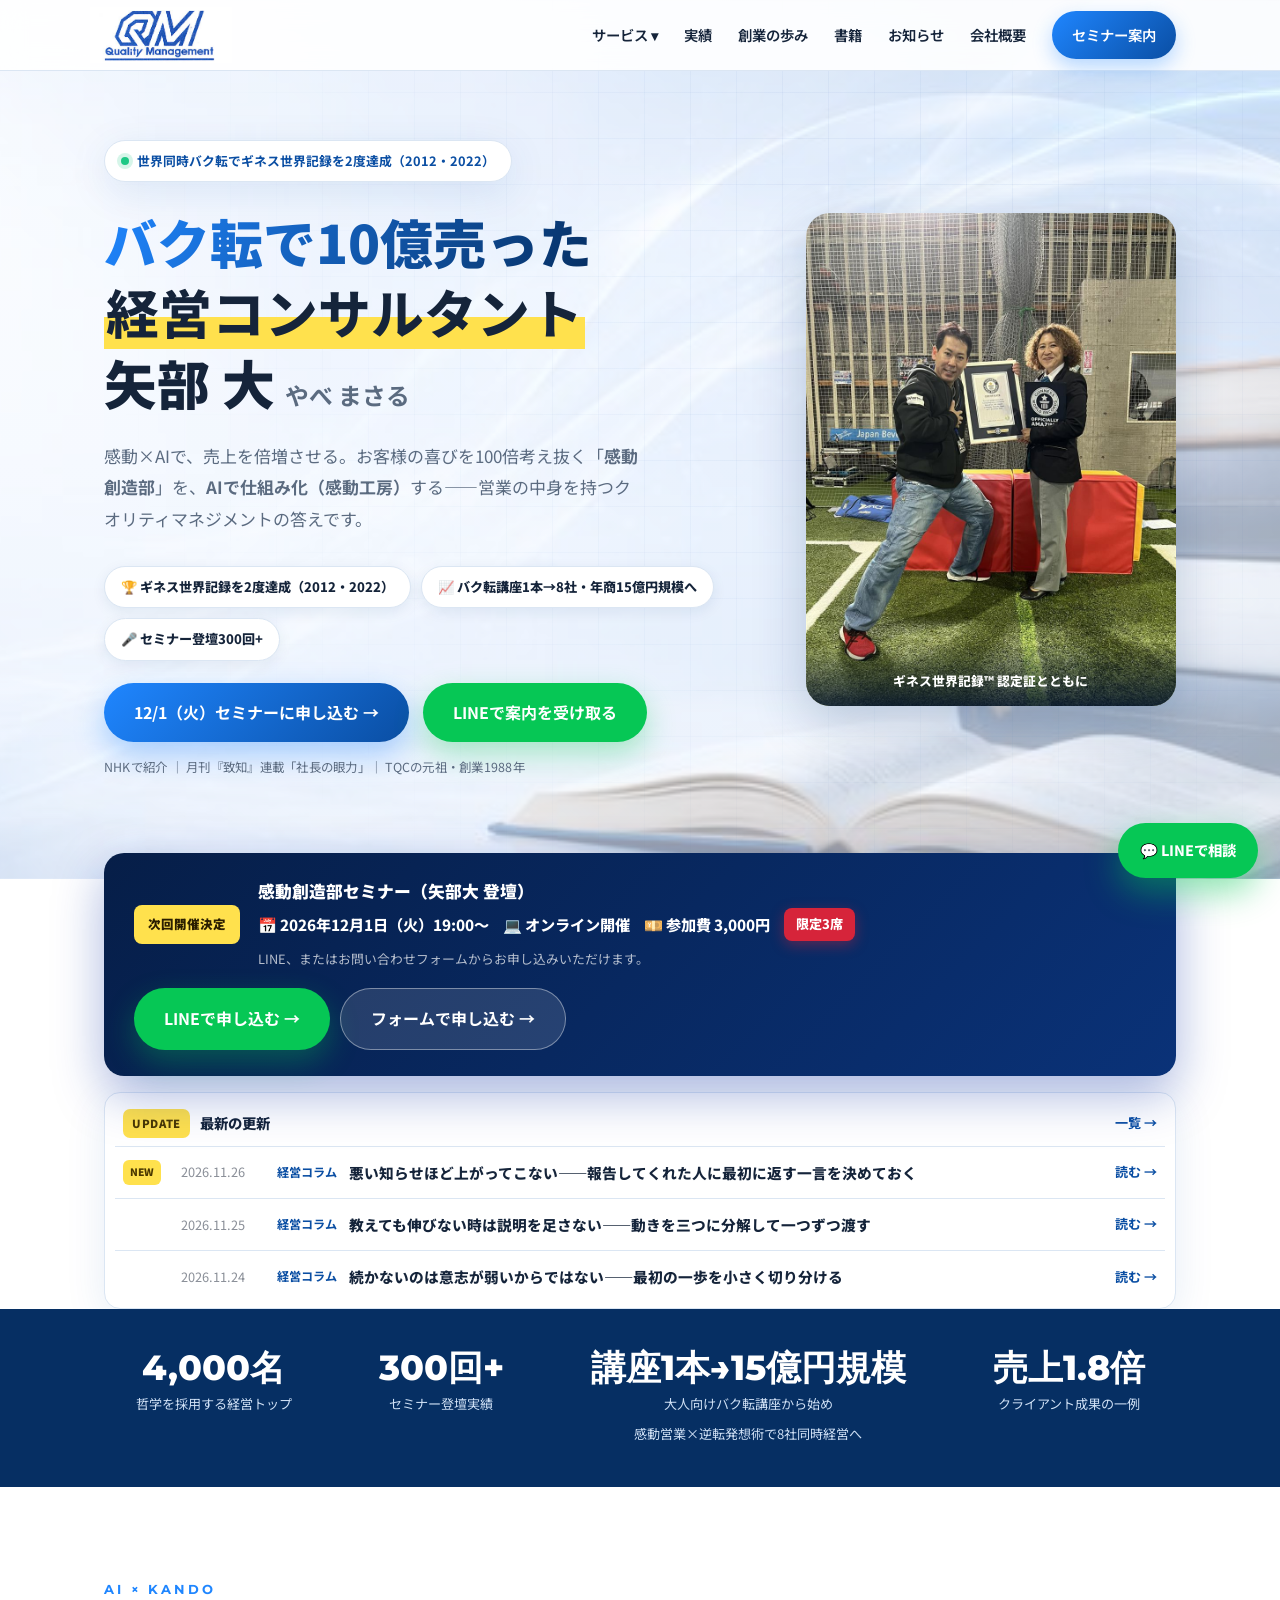
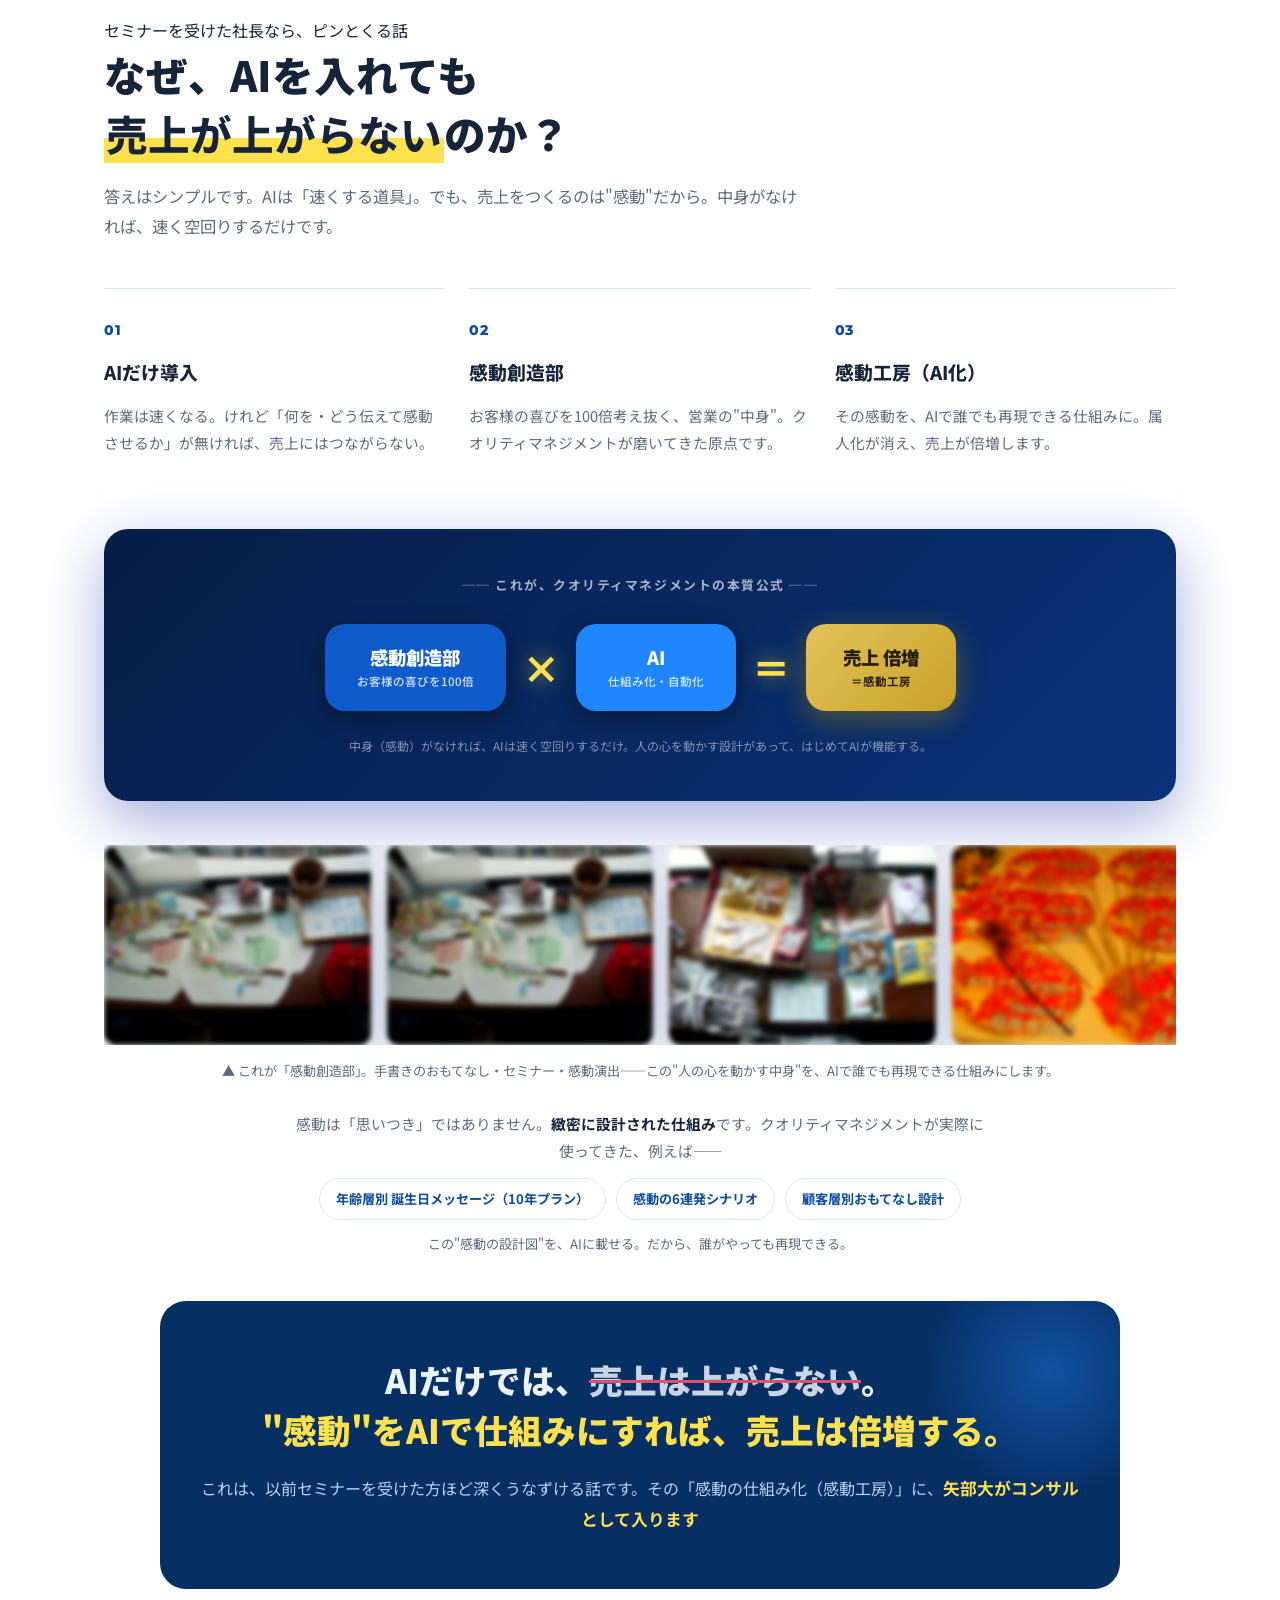
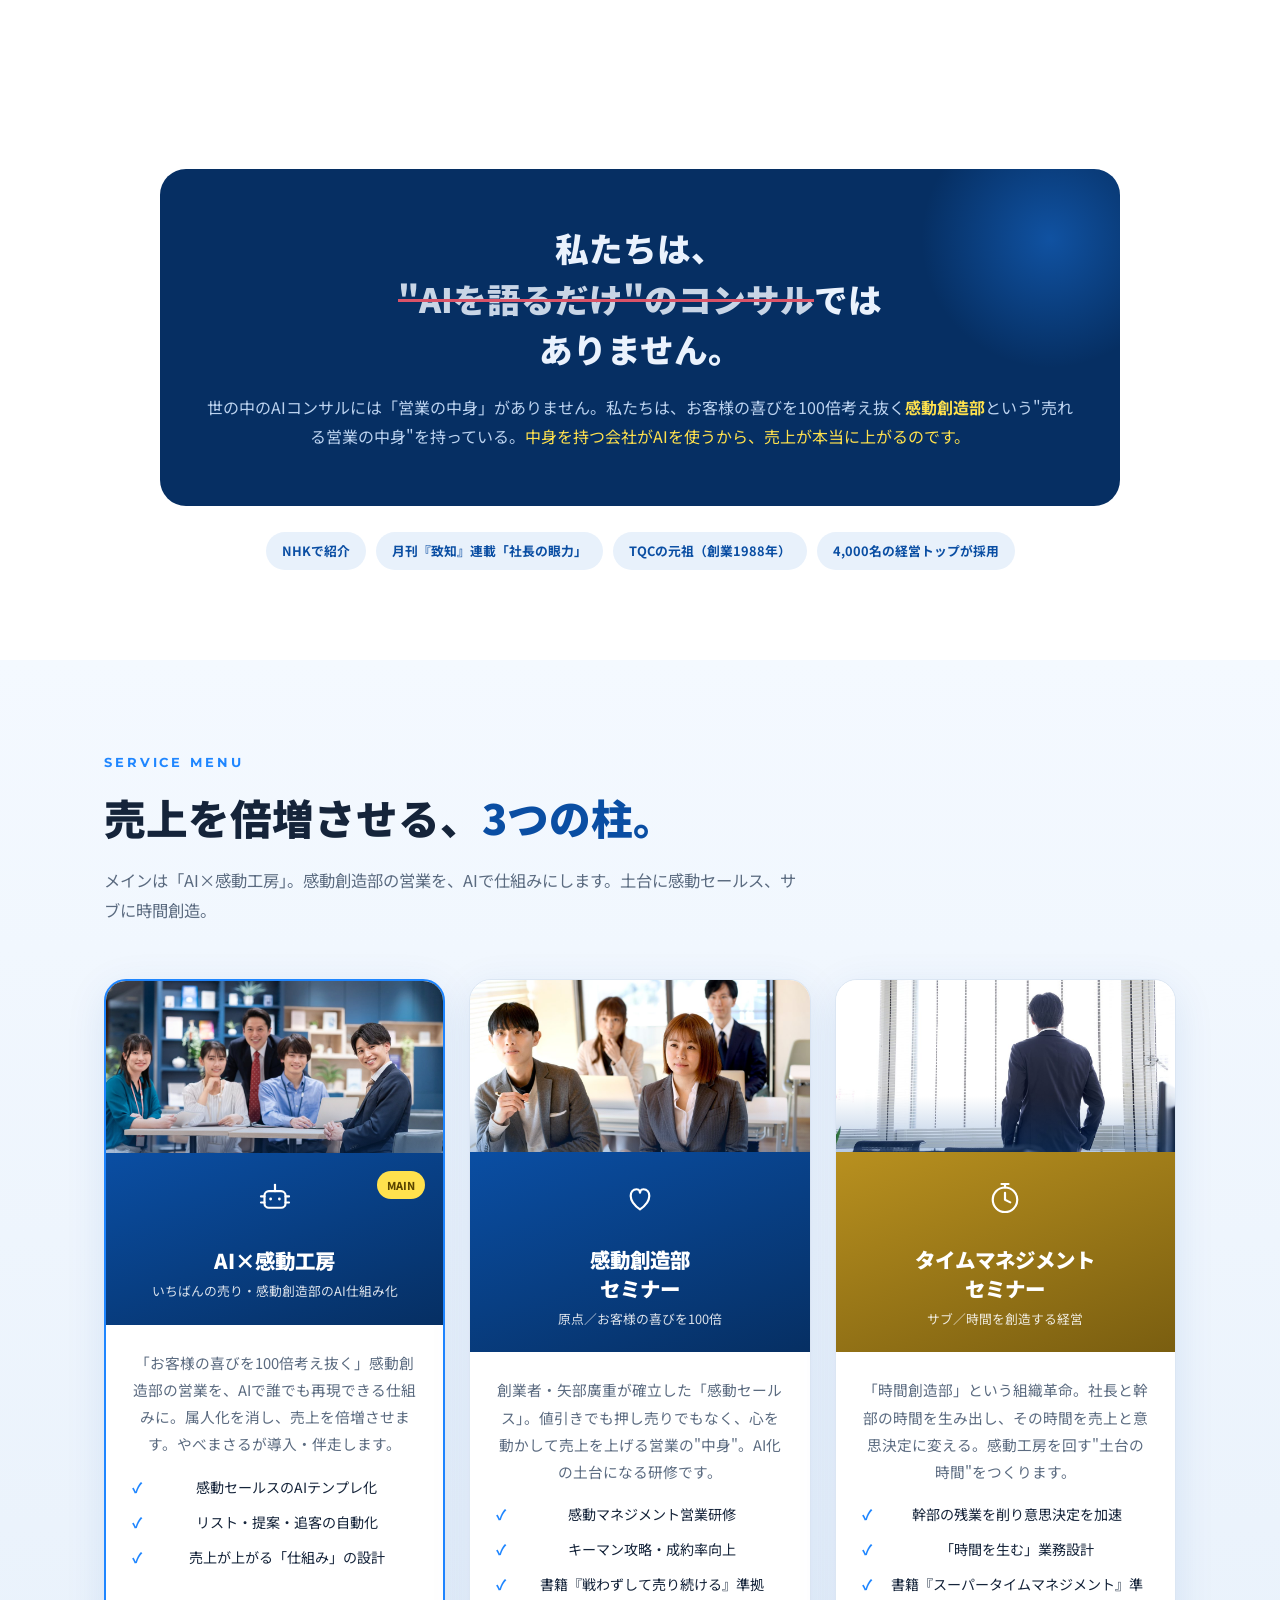
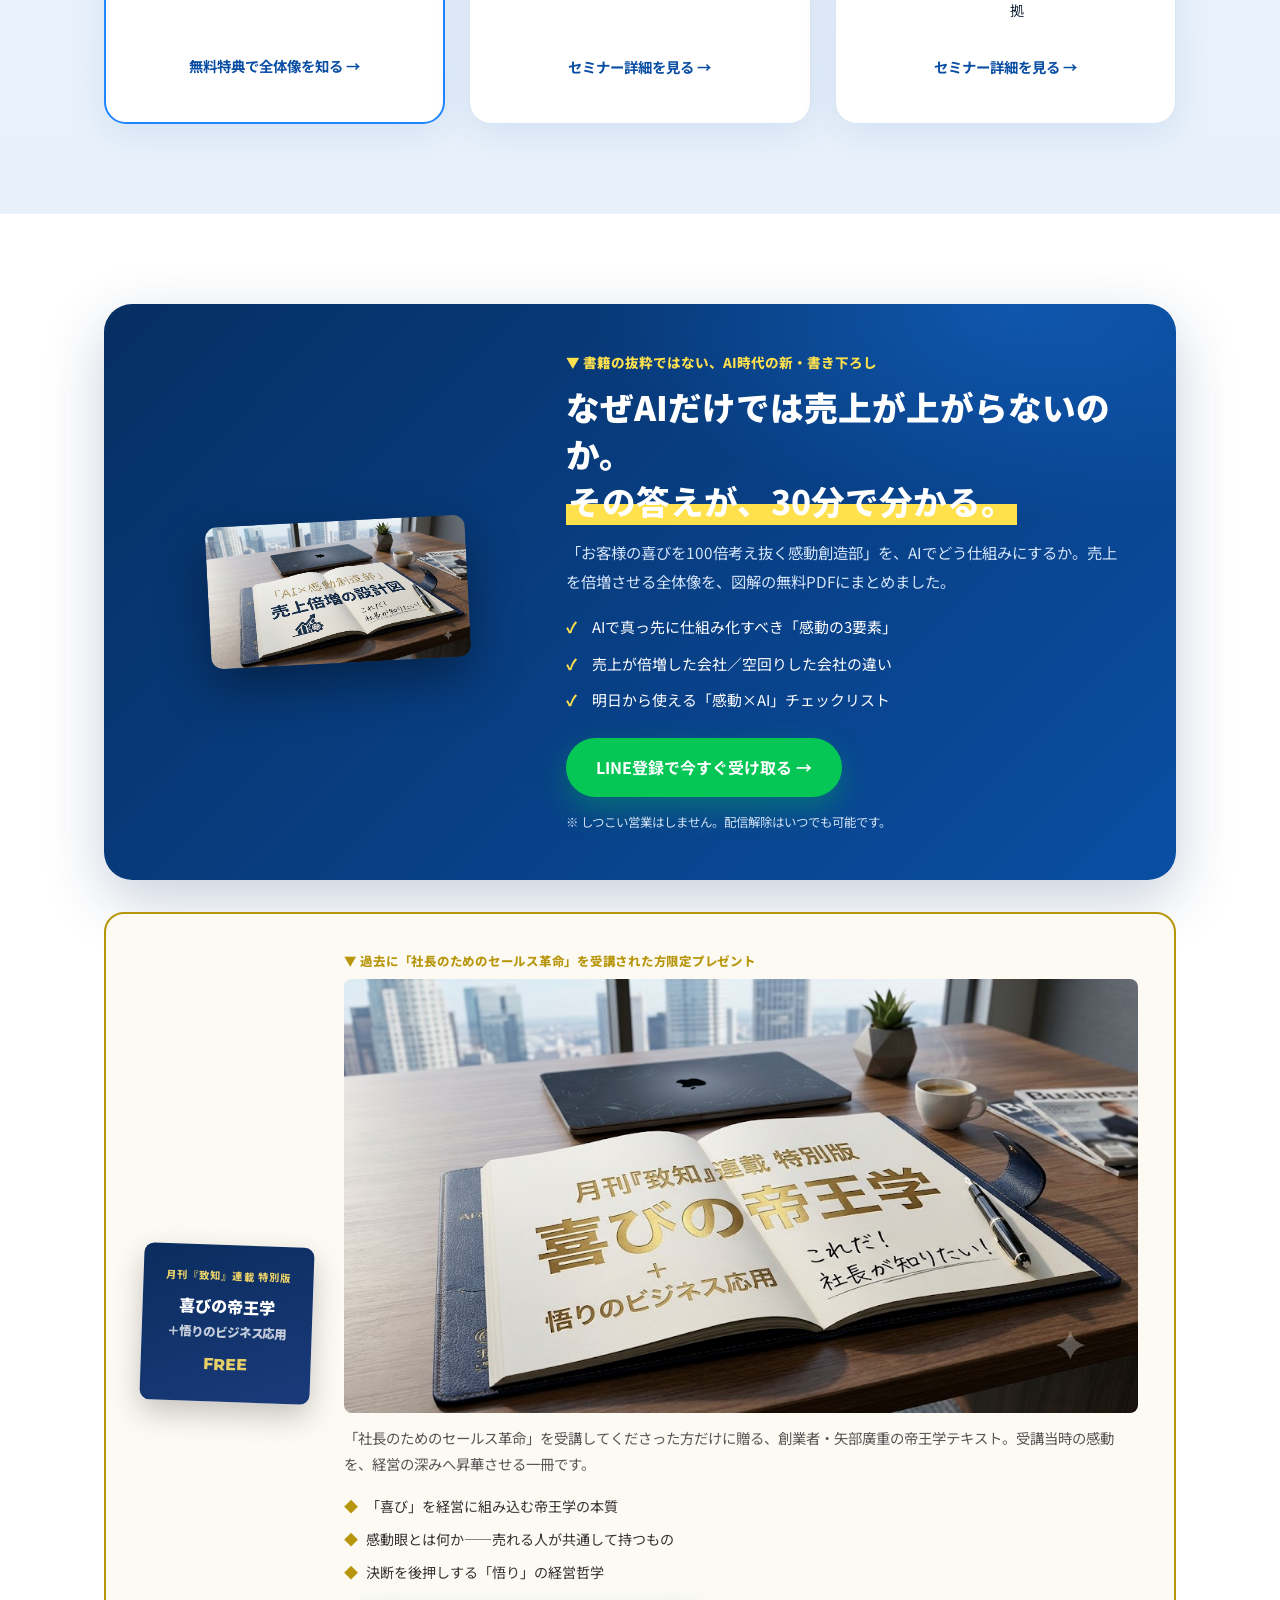
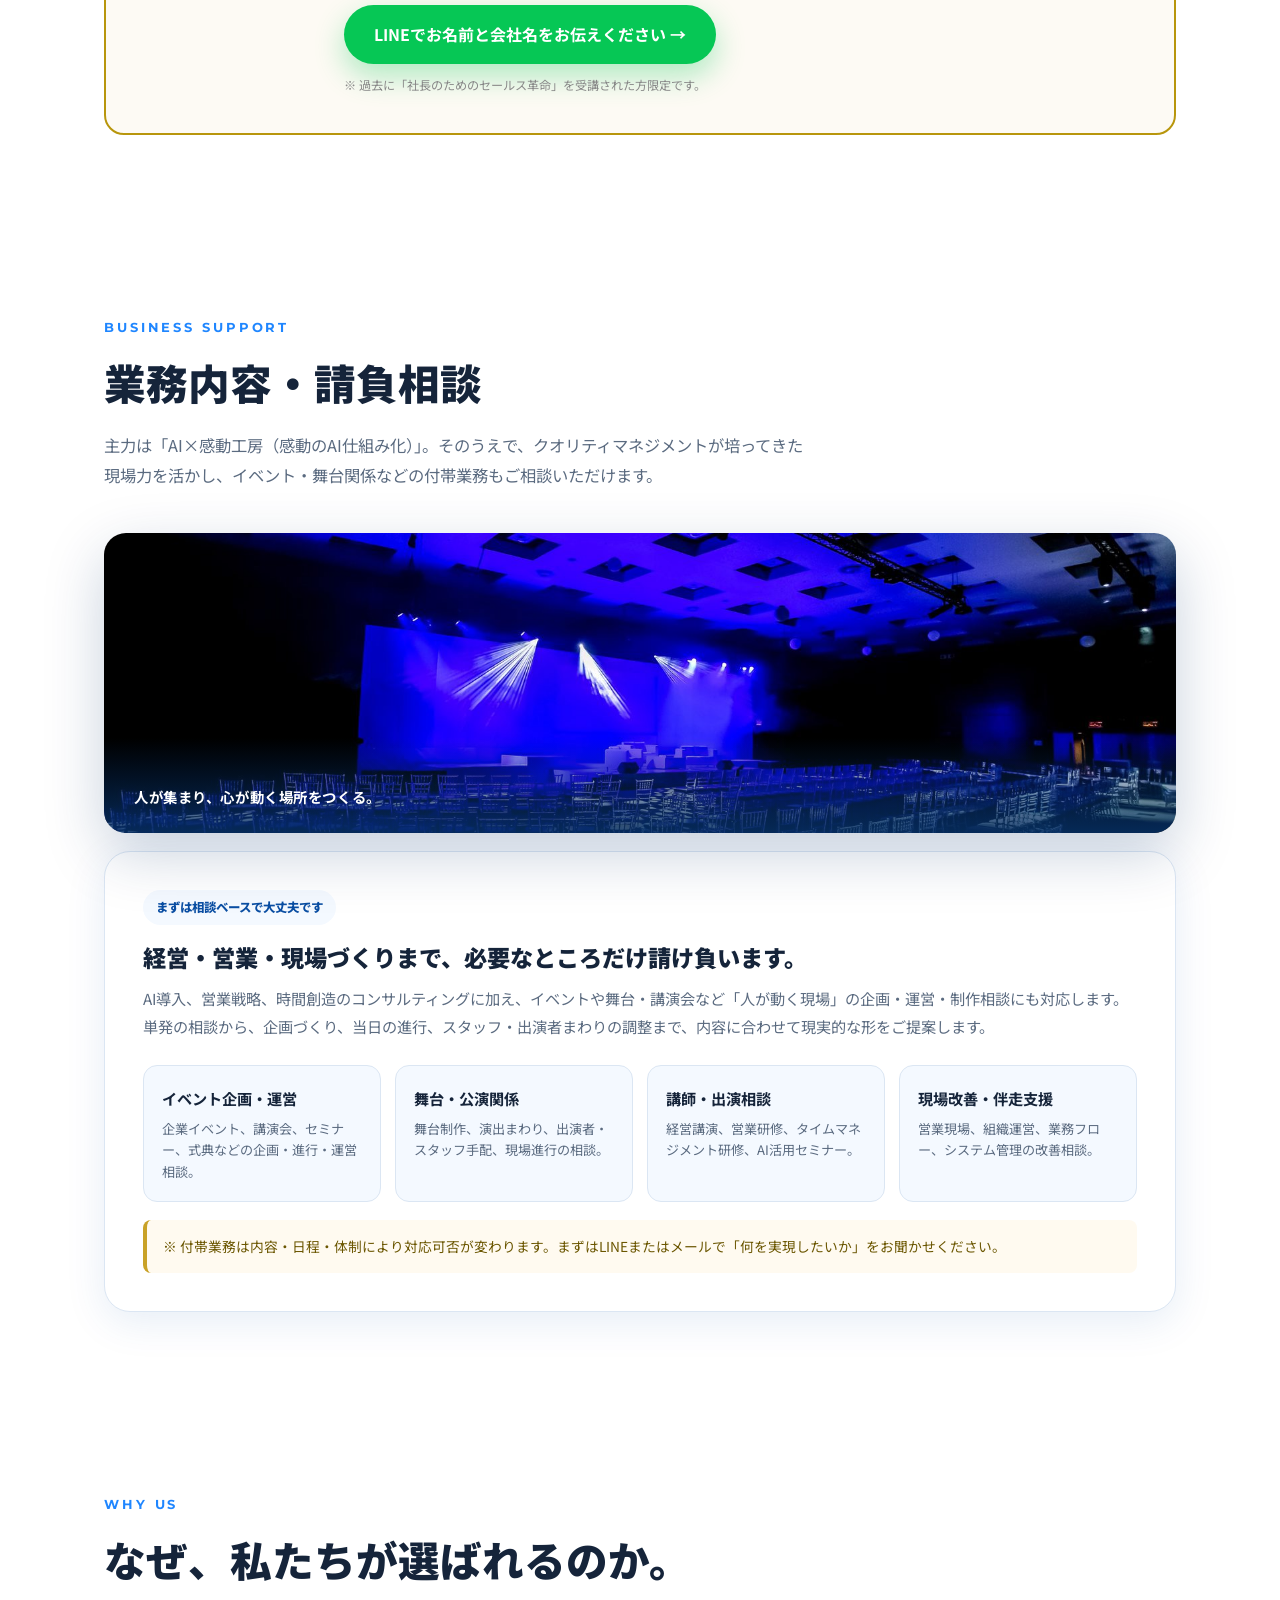
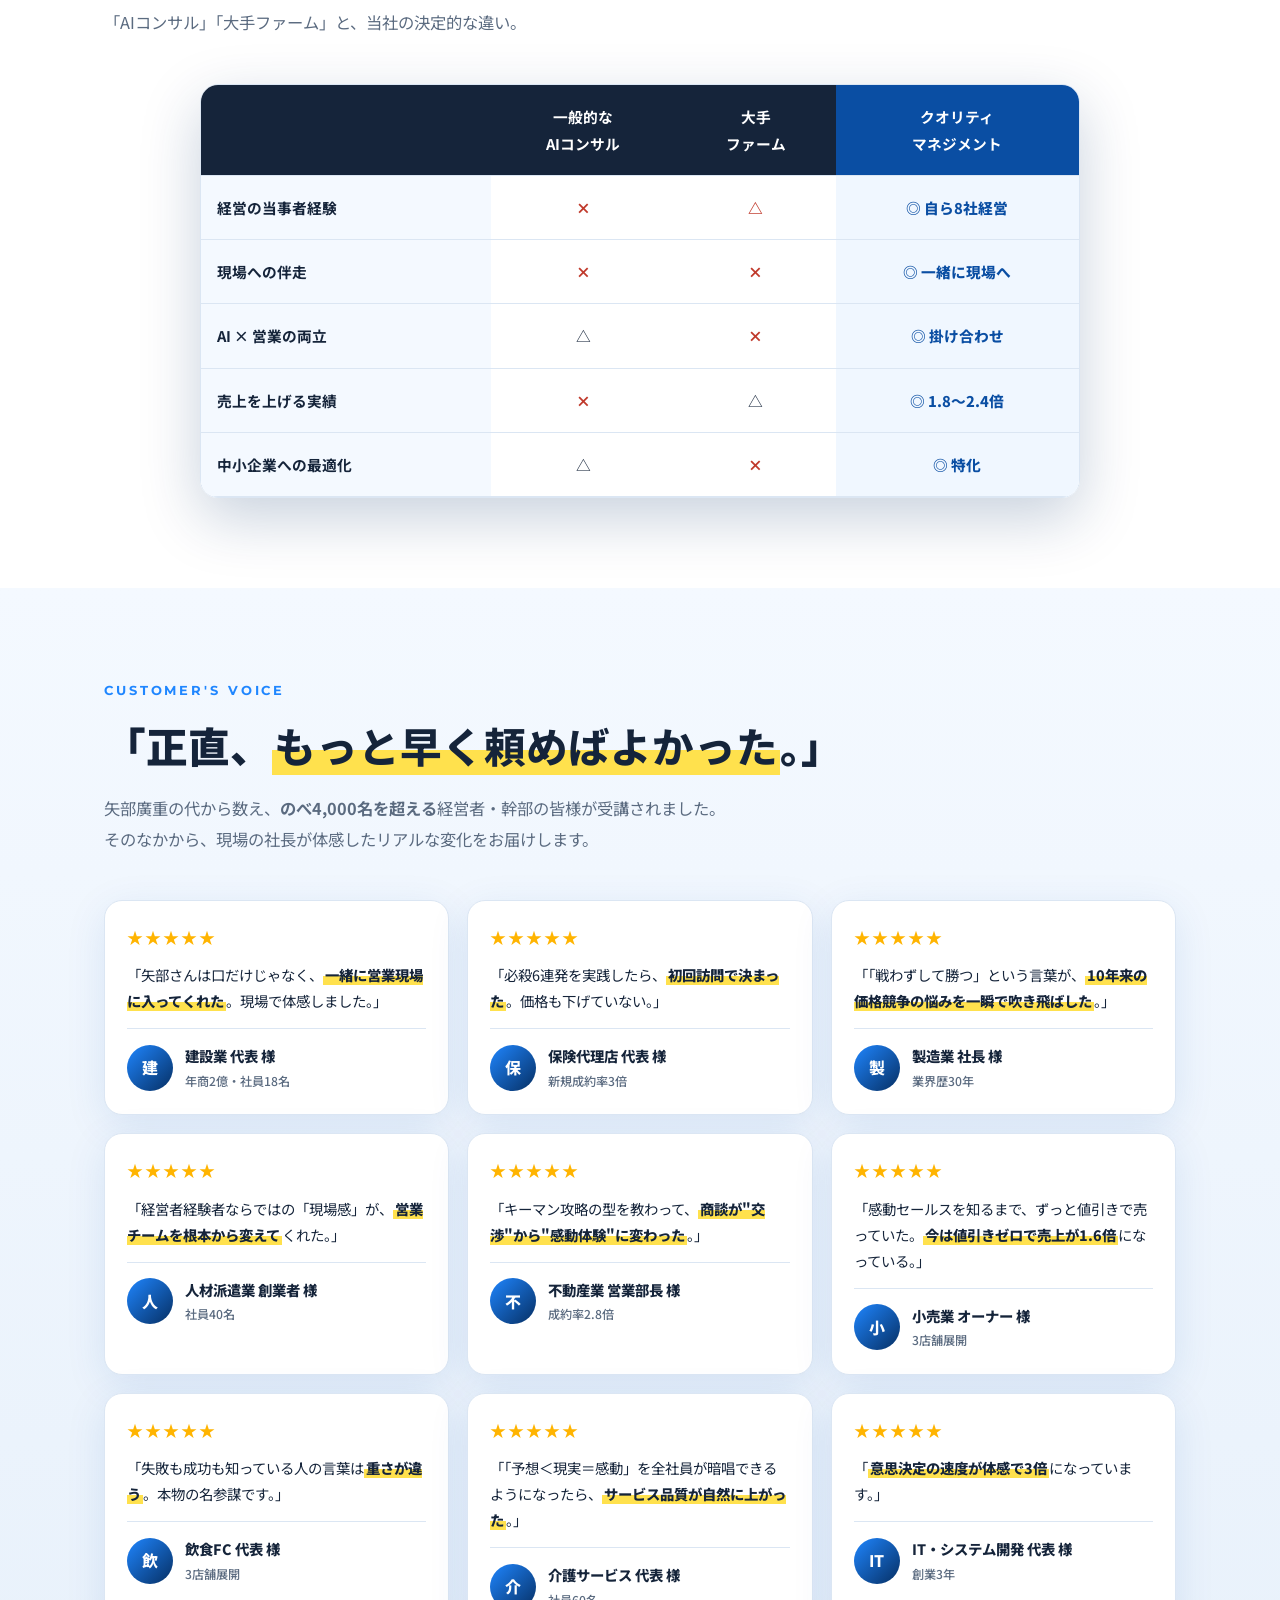
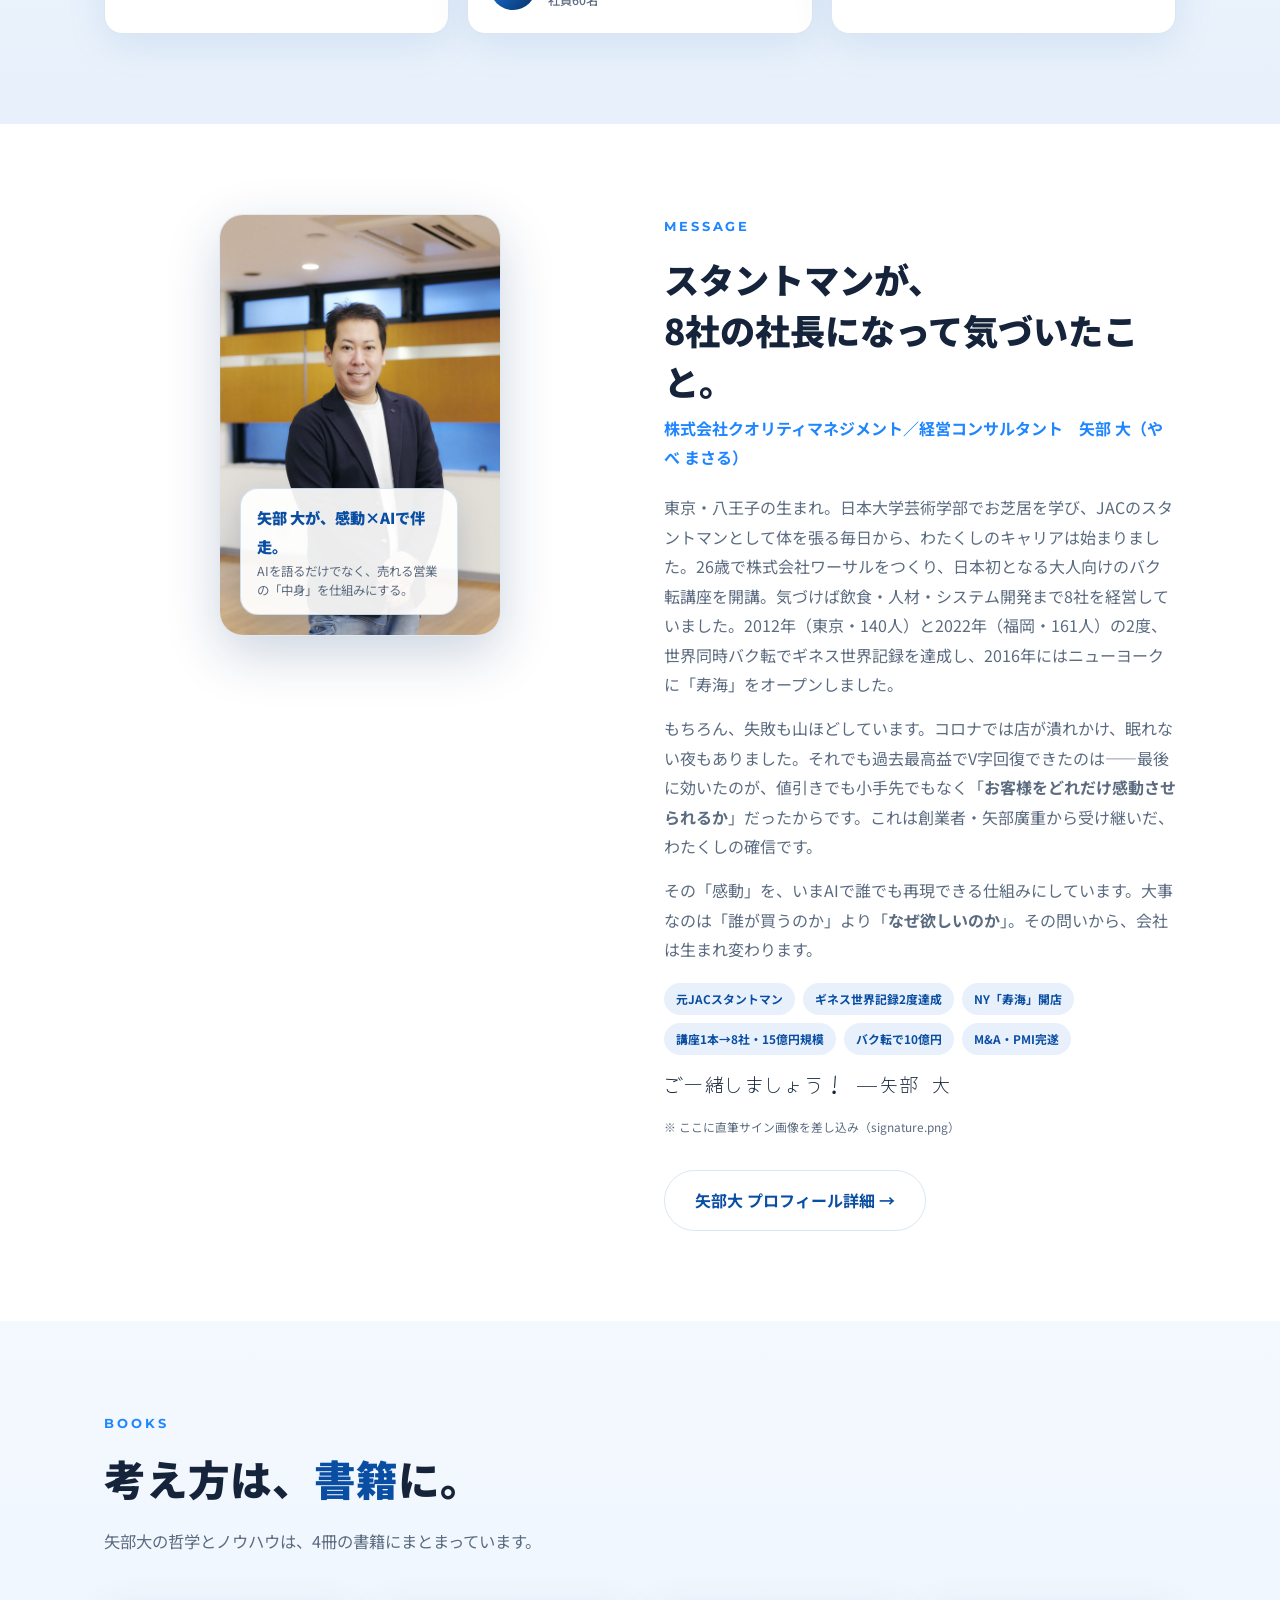
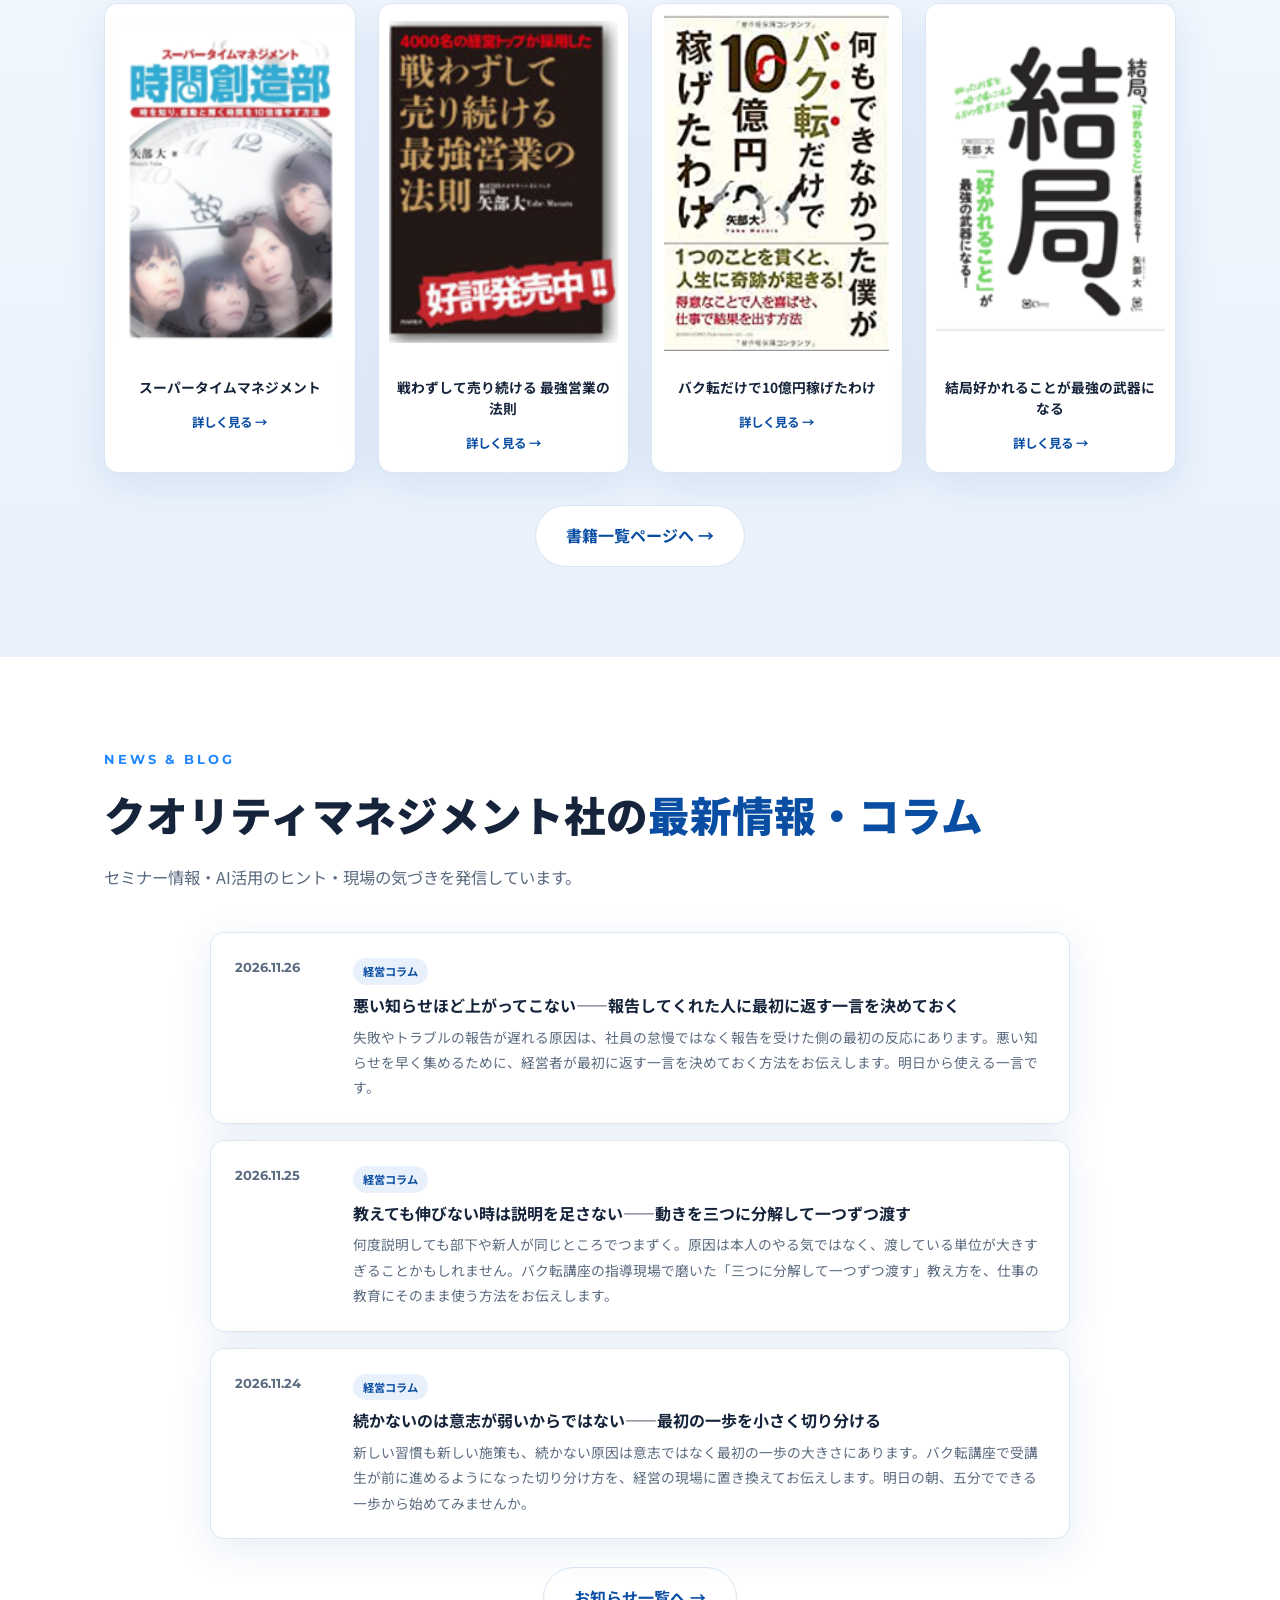
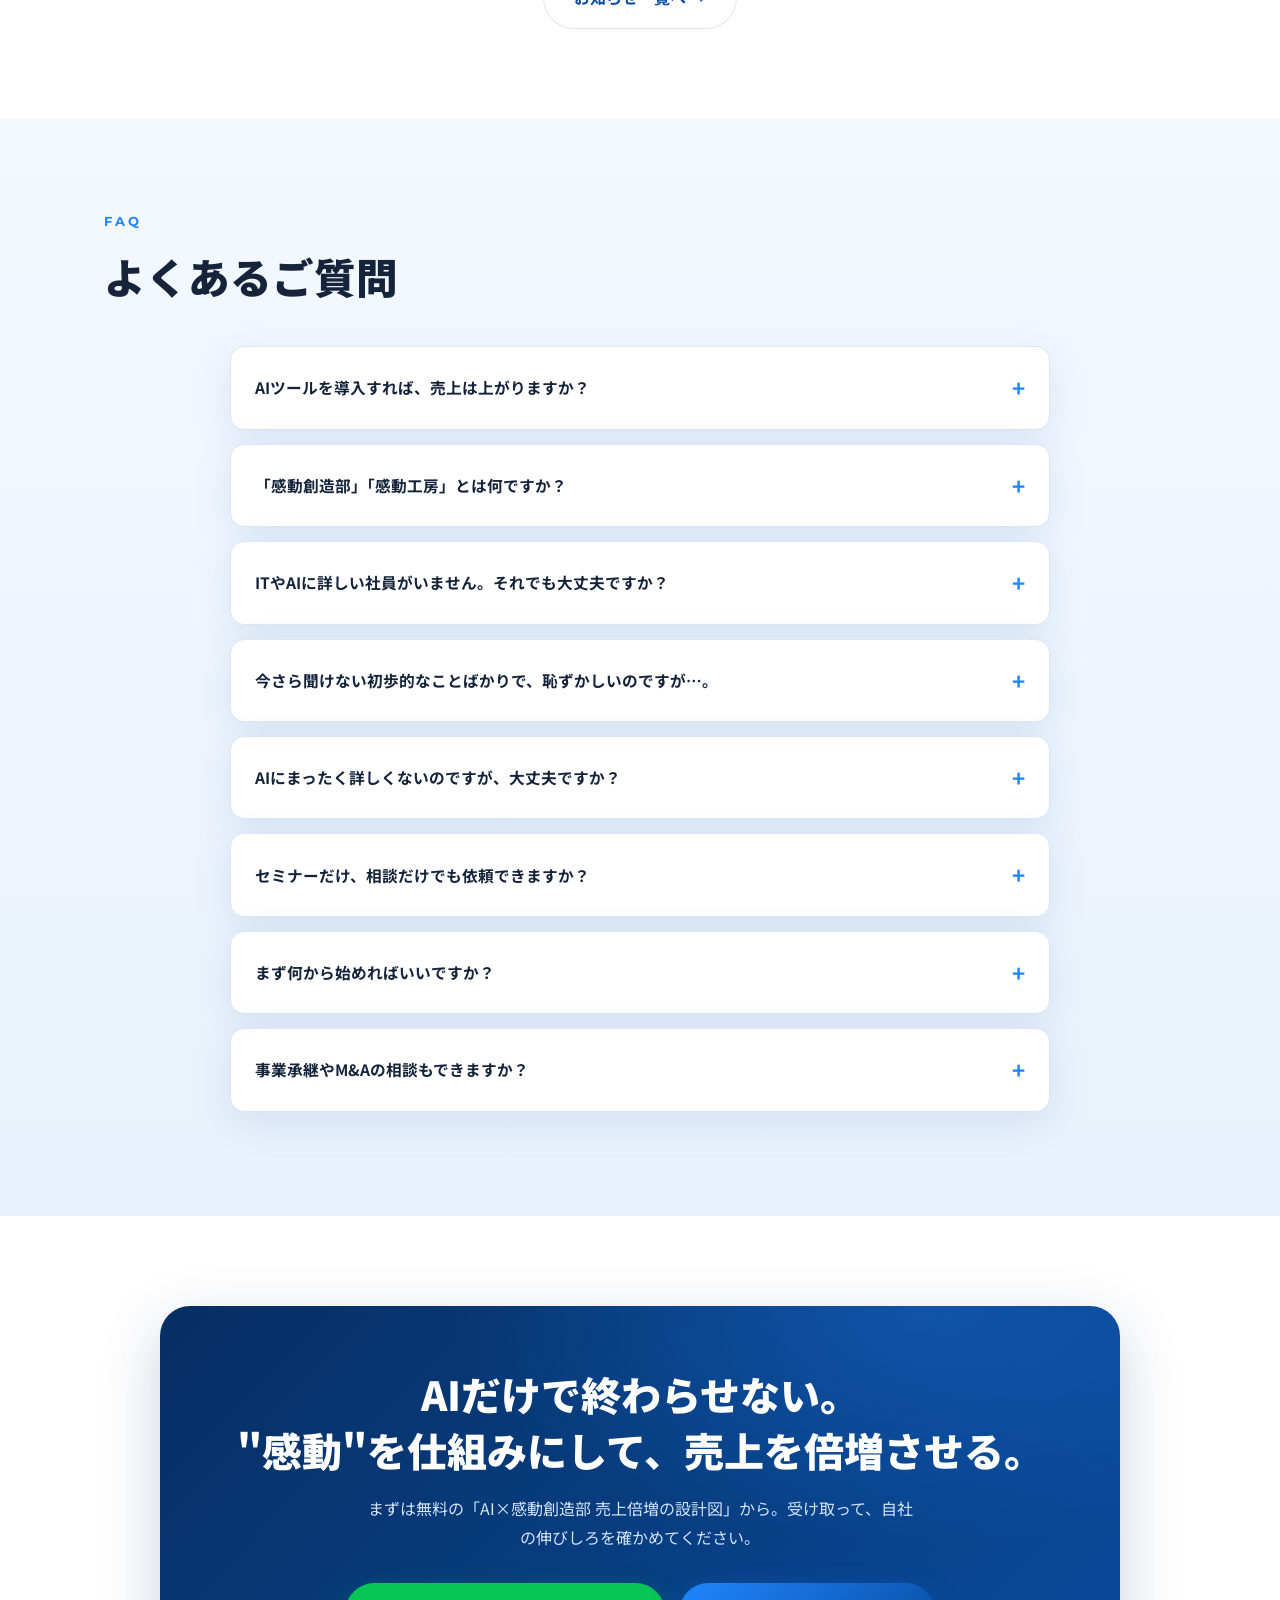
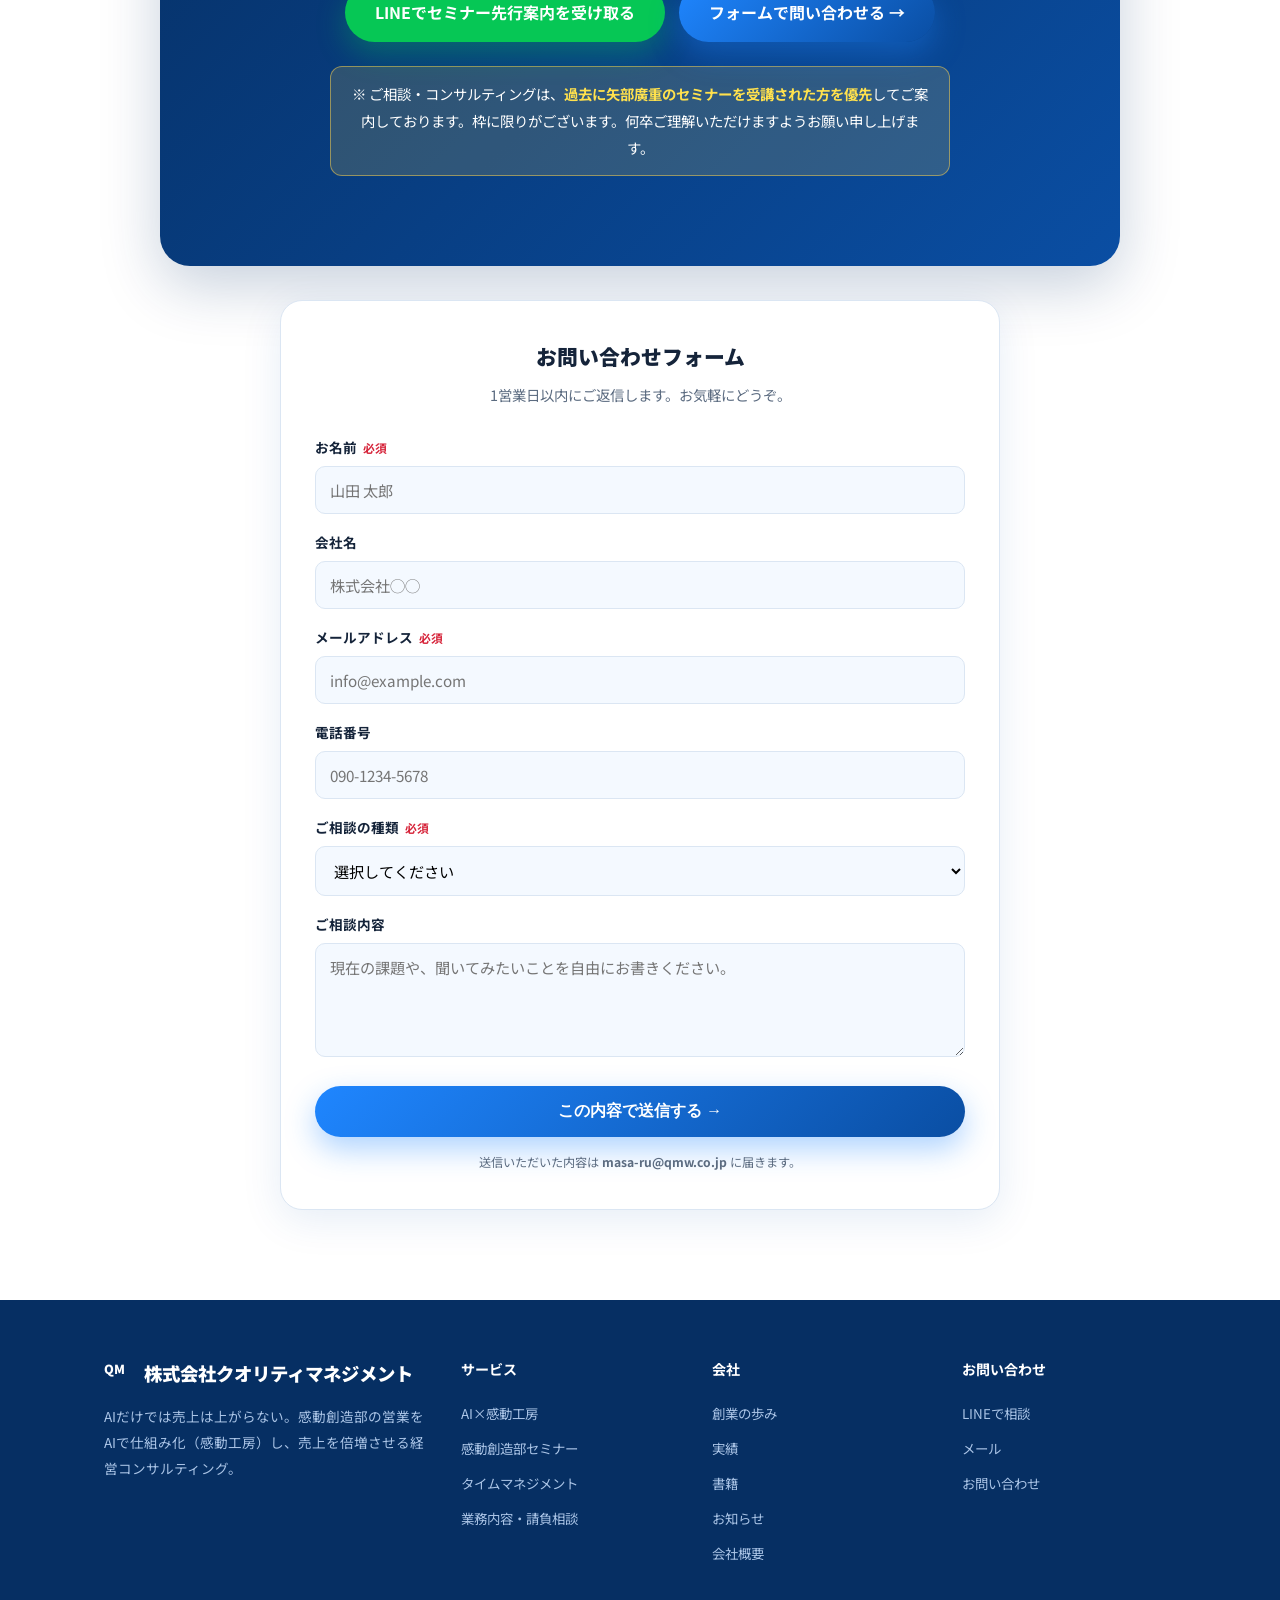
<file: index.html>
<!DOCTYPE html>
<html lang="ja">
<head>
<meta charset="UTF-8">
<!-- Google tag (gtag.js) -->
<script async src="https://www.googletagmanager.com/gtag/js?id=G-LE3FV124PM"></script>
<script>
  window.dataLayer = window.dataLayer || [];
  function gtag(){dataLayer.push(arguments);}
  gtag("js", new Date());
  gtag("config", "G-LE3FV124PM");
</script>
<meta name="viewport" content="width=device-width, initial-scale=1.0">
<meta name="google-site-verification" content="rRjBadJBdA4w0lTNGfYUh6gFu7z1Z91FWovUfQPUfEY">
<title>バク転で10億売った経営コンサルタント 矢部大｜感動×AIで売上倍増 株式会社クオリティマネジメント</title>
<meta name="description" content="AIで作れるのは仕組みだけ。感動を生む人の動かし方まで設計します。営業セミナーの老舗・クオリティマネジメントが、感動創造部の営業をAIで仕組み化（感動工房）し売上を倍増。矢部大がコンサルとして伴走。無料特典あり。">
<meta name="keywords" content="AI 営業,感動創造部,感動工房,営業の仕組み化,売上倍増,感動セールス,経営コンサルティング,矢部大,矢部廣重,クオリティマネジメント,中小企業">
<meta property="og:type" content="website">
<meta property="og:title" content="バク転で10億売った経営コンサルタント 矢部大｜感動×AIで売上倍増 クオリティマネジメント">
<meta property="og:description" content="営業セミナーの老舗が出したAIの答え。感動創造部をAIで仕組み化（感動工房）し、売上を倍増。やべまさるがコンサルとして伴走。">
<meta property="og:site_name" content="株式会社クオリティマネジメント">
<meta property="og:locale" content="ja_JP">
<meta name="twitter:card" content="summary_large_image">
<link rel="canonical" href="https://qmw.co.jp/">
<script type="application/ld+json">
{"@context":"https://schema.org","@graph":[
{"@type":"Organization","@id":"https://qmw.co.jp/#organization","name":"株式会社クオリティマネジメント","url":"https://qmw.co.jp/","logo":"https://qmw.co.jp/assets/qm-logo.jpg","foundingDate":"1988","description":"お客様の喜びを100倍考え抜く営業の中身（感動創造部）を、AIで仕組み化（感動工房）し売上を倍増させる経営コンサルティング会社。営業セミナーの老舗として創業1988年、TQC研修の元祖。","slogan":"感動創造部×AI＝売上倍増","areaServed":"JP","knowsAbout":["感動創造部","感動工房","AIによる営業の仕組み化","感動セールス","売上倍増","タイムマネジメント","AI営業 空回りの解決","生成AI導入で売上が上がらない企業の支援"],"founder":{"@type":"Person","name":"矢部廣重","description":"月刊『致知』連載「社長の眼力」執筆者。TQC研修の元祖、感動セールスの創始者"},"employee":{"@id":"https://qmw.co.jp/#yabemasaru"}},
{"@type":"Person","@id":"https://qmw.co.jp/#yabemasaru","name":"矢部大","alternateName":"やべまさる","jobTitle":"経営コンサルタント","worksFor":{"@id":"https://qmw.co.jp/#organization"},"url":"https://yabemasaru.site/","image":"https://qmw.co.jp/assets/photos/yabe-masaru-hero.jpg","description":"元スタントマンの経営コンサルタント。2012年に世界同時バク転でギネス世界記録を達成。感動営業×逆転発想術で別会社にて創業し8社同時経営・年商15億を達成。セミナー登壇300回以上。NHKで紹介","sameAs":["https://yabemasaru.site/"],"knowsAbout":["感動セールス","AI営業の仕組み化","タイムマネジメント","逆転発想","経営コンサルティング"],"award":"ギネス世界記録達成（世界同時バク転・2012）","author":[{"@type":"Book","name":"スーパータイムマネジメント"},{"@type":"Book","name":"戦わずして売り続ける 最強営業の法則"},{"@type":"Book","name":"バク転だけで10億円稼げたわけ"},{"@type":"Book","name":"結局好かれることが最強の武器になる"}]},
{"@type":"WebSite","@id":"https://qmw.co.jp/#website","url":"https://qmw.co.jp/","name":"株式会社クオリティマネジメント公式サイト","publisher":{"@id":"https://qmw.co.jp/#organization"},"inLanguage":"ja"}
]}
</script>
<link rel="preconnect" href="https://fonts.googleapis.com">
<link rel="preconnect" href="https://fonts.gstatic.com" crossorigin>
<link href="https://fonts.googleapis.com/css2?family=Noto+Sans+JP:wght@400;500;700;900&family=Montserrat:wght@600;700;800&family=Yomogi&display=swap" rel="stylesheet">
<link rel="stylesheet" href="assets/style.css">
<style>
/* トップ固有：ヒーロー */
.hero{position:relative;padding:140px 0 100px;overflow:hidden;background:radial-gradient(1200px 600px at 80% -10%,rgba(31,134,255,.16),transparent 60%),radial-gradient(900px 500px at 0% 110%,rgba(10,78,163,.10),transparent 55%),linear-gradient(180deg,#fbfdff,#eef5ff)}
.hero::before{content:"";position:absolute;inset:0;background-image:linear-gradient(rgba(10,78,163,.05) 1px,transparent 1px),linear-gradient(90deg,rgba(10,78,163,.05) 1px,transparent 1px);background-size:46px 46px;mask-image:radial-gradient(circle at 70% 30%,#000,transparent 75%)}
.hero-grid{display:grid;grid-template-columns:1.28fr .72fr;gap:44px;align-items:center;position:relative;z-index:2}
.hero-badge{display:inline-flex;align-items:center;gap:8px;background:#fff;border:1px solid var(--line);padding:8px 16px;border-radius:30px;font-size:.8rem;font-weight:700;color:var(--blue);box-shadow:var(--shadow);margin-bottom:24px}
.hero-badge .dot{width:8px;height:8px;border-radius:50%;background:#1ec885;box-shadow:0 0 0 4px rgba(30,200,133,.18)}
.hero h1{font-size:clamp(2rem,5vw,3.3rem);font-weight:900;line-height:1.34;margin-bottom:22px}
.hero h1 .grad{background:linear-gradient(120deg,var(--blue-bright),var(--blue-deep));-webkit-background-clip:text;background-clip:text;color:transparent}
.hero p.sub{font-size:1.06rem;color:var(--gray);margin-bottom:32px;max-width:540px}
.hero-btns{display:flex;gap:14px;flex-wrap:wrap}
.hero-card{background:linear-gradient(160deg,#fff,#f3f8ff);border:1px solid var(--line);border-radius:24px;padding:26px;box-shadow:var(--shadow-strong);position:relative}
.hero-card .hc-top{display:flex;align-items:center;justify-content:space-between;margin-bottom:16px}
.hero-card .hc-title{font-weight:800;font-size:.95rem}
.hc-tag{font-size:.68rem;font-weight:700;color:#06a85a;background:#e3fbef;padding:4px 10px;border-radius:20px}
.hc-row{display:flex;align-items:center;gap:12px;padding:12px 0;border-top:1px dashed var(--line)}
.hc-ico{width:38px;height:38px;border-radius:10px;display:grid;place-items:center;font-size:1.05rem;color:#fff;flex:0 0 auto;background:linear-gradient(135deg,var(--blue-bright),var(--blue))}
.hc-row .t{font-weight:700;font-size:.88rem}
.hc-row .d{font-size:.72rem;color:var(--gray)}
.hc-bar{margin-left:auto;font-family:"Montserrat";font-weight:800;color:var(--blue);font-size:1rem}
.hero-photo{position:relative;border-radius:24px;overflow:hidden;box-shadow:0 18px 54px rgba(6,47,99,.20);background:#fff;border:1px solid rgba(10,78,163,.12);max-width:390px;margin-left:auto}
.hero-photo>img{width:100%;height:470px;object-fit:cover;object-position:center 28%;display:block}
.hero-photo .photo-label{position:absolute;left:20px;bottom:20px;background:rgba(255,255,255,.92);border:1px solid rgba(10,78,163,.16);border-radius:18px;padding:14px 16px;max-width:78%;box-shadow:0 14px 34px rgba(6,47,99,.18)}
.hero-photo .photo-label b{display:block;color:var(--blue);font-weight:900;font-size:.95rem}
.hero-photo .photo-label span{display:block;color:var(--gray);font-size:.78rem;line-height:1.55;margin-top:2px}
.hero-ai-mini{position:absolute;right:-18px;top:26px;width:150px;background:#fff;border:1px solid var(--line);border-radius:18px;padding:10px;box-shadow:0 18px 44px rgba(6,47,99,.18)}
.hero-ai-mini img{width:100%;height:auto;display:block}
@media(max-width:900px){.hero-grid{grid-template-columns:1fr}}
@media(max-width:900px){.hero-photo{max-width:420px;margin:0 auto}.hero-photo>img{height:auto}.hero-ai-mini{right:12px;top:12px;width:112px}.hero-photo .photo-label{left:14px;bottom:14px;max-width:86%}}
@media(max-width:760px){#freebie .reveal{grid-template-columns:1fr !important;padding:30px !important;text-align:center}}
.kando-track{display:flex;gap:16px;width:max-content;animation:kscroll 38s linear infinite}
.kando-track:hover{animation-play-state:paused}
.kando-track img{height:200px;width:auto;border-radius:12px;box-shadow:var(--shadow-strong);object-fit:cover;flex:0 0 auto;filter:saturate(1.25) contrast(1.08) brightness(1.05) blur(2.5px)}
@keyframes kscroll{0%{transform:translateX(0)}100%{transform:translateX(-50%)}}
.qm-field{margin-bottom:16px;text-align:left}
.qm-field label{display:block;font-size:.85rem;font-weight:700;margin-bottom:6px}
.qm-field .req{color:#d6243a;font-size:.74rem;margin-left:6px}
.qm-field input,.qm-field select,.qm-field textarea{width:100%;padding:12px 14px;border:1.5px solid var(--line);border-radius:10px;font-size:.95rem;font-family:inherit;background:var(--sky2)}
.qm-field input:focus,.qm-field select:focus,.qm-field textarea:focus{outline:none;border-color:var(--blue-bright);background:#fff;box-shadow:0 0 0 4px rgba(31,134,255,.12)}
</style>
</head>
<body>

<!-- ヘッダー -->
<header>
  <div class="wrap nav">
    <a href="index.html" class="logo"><img src="assets/qm-logo.jpg" alt="株式会社クオリティマネジメント" class="logo-img"></a>
    <nav class="nav-menu" id="navMenu">
      <div class="has-drop">
        <span>サービス ▾</span>
        <div class="drop">
          <a href="index.html#ai" data-svc="ai">AI×感動工房<small>メイン商材／感動のAI仕組み化</small></a>
          <a href="seminar-sales.html" data-svc="sales">感動創造部セミナー<small>お客様の喜びを100倍</small></a>
          <a href="seminar-time.html" data-svc="time">タイムマネジメントセミナー<small>時間を創造する経営</small></a>
          <a href="index.html#works" data-svc="works">業務内容・請負相談<small>イベント・舞台関係も相談可</small></a>
        </div>
      </div>
      <a href="results.html">実績</a>
      <a href="story.html">創業の歩み</a>
      <a href="books.html">書籍</a>
      <a href="blog.html">お知らせ</a>
      <a href="company.html">会社概要</a>
      <a href="index.html#seminar" class="nav-cta">セミナー案内</a>
    </nav>
    <button class="menu-btn" id="menuBtn" aria-label="メニュー">☰</button>
  </div>
</header>

<!-- ヒーロー -->
<section class="hero has-img hero-bg-index" id="top">
  <div class="wrap hero-grid">
    <div class="hero-left reveal">
      <span class="hero-badge"><span class="dot"></span>世界同時バク転でギネス世界記録を2度達成（2012・2022）</span>
      <h1><span class="grad">バク転で10億売った</span><br><span class="marker">経営コンサルタント</span><br>矢部 大<span style="font-size:.45em;font-weight:700;color:var(--gray);margin-left:10px">やべ まさる</span></h1>
      <p class="sub">感動×AIで、売上を倍増させる。お客様の喜びを100倍考え抜く「<strong>感動創造部</strong>」を、<strong>AIで仕組み化（感動工房）</strong>する——営業の中身を持つクオリティマネジメントの答えです。</p>
      <div style="display:flex;gap:10px;flex-wrap:wrap;margin-bottom:22px">
        <span style="background:#fff;border:1px solid var(--line);border-radius:999px;padding:8px 16px;font-size:.82rem;font-weight:800;box-shadow:0 4px 14px rgba(6,47,99,.08)">🏆 ギネス世界記録を2度達成（2012・2022）</span>
        <span style="background:#fff;border:1px solid var(--line);border-radius:999px;padding:8px 16px;font-size:.82rem;font-weight:800;box-shadow:0 4px 14px rgba(6,47,99,.08)">📈 バク転講座1本→8社・年商15億円規模へ</span>
        <span style="background:#fff;border:1px solid var(--line);border-radius:999px;padding:8px 16px;font-size:.82rem;font-weight:800;box-shadow:0 4px 14px rgba(6,47,99,.08)">🎤 セミナー登壇300回+</span>
      </div>
      <div class="hero-btns">
        <a href="#seminar" class="btn btn-primary">12/1（火）セミナーに申し込む →</a>
        <a href="https://line.me/R/ti/p/%40171hzbls" target="_blank" rel="noopener" class="btn btn-line">LINEで案内を受け取る</a>
      </div>
      <p style="margin-top:14px;font-size:.78rem;color:var(--gray);letter-spacing:.02em">NHKで紹介 ｜ 月刊『致知』連載「社長の眼力」｜ TQCの元祖・創業1988年</p>
    </div>
    <div class="hero-right reveal">
      <div style="border-radius:24px;overflow:hidden;box-shadow:0 18px 54px rgba(6,47,99,.22);max-width:420px;margin-left:auto;position:relative">
        <img src="assets/photos/yabe-bakuten.jpg" alt="ギネス世界記録認定証を持つ経営コンサルタント矢部大" style="width:100%;display:block">
        <div style="position:absolute;left:0;right:0;bottom:0;background:linear-gradient(transparent,rgba(4,20,46,.85));color:#fff;padding:26px 18px 14px;font-size:.8rem;font-weight:800;text-align:center">ギネス世界記録™ 認定証とともに</div>
      </div>
    </div>
  </div>
</section>

<!-- 次回セミナー（申込ブロック） -->
<section id="seminar" style="padding:0;margin-top:-26px;position:relative;z-index:5">
  <div class="wrap">
    <div class="reveal" style="background:linear-gradient(135deg,#061e48,#0a3278);border-radius:20px;box-shadow:0 18px 50px rgba(10,46,163,.35);padding:26px 30px;display:flex;flex-wrap:wrap;gap:18px;align-items:center;justify-content:space-between">
      <div style="display:flex;gap:18px;align-items:center;flex-wrap:wrap">
        <span style="background:#ffe14d;color:#2a1e00;font-weight:900;font-size:.78rem;letter-spacing:.08em;border-radius:8px;padding:8px 14px;white-space:nowrap">次回開催決定</span>
        <div style="color:#fff">
          <div style="font-weight:900;font-size:1.05rem;line-height:1.5">感動創造部セミナー（矢部大 登壇）</div>
          <div style="font-size:.95rem;font-weight:800;margin-top:4px;display:flex;gap:14px;flex-wrap:wrap;align-items:center">
            <span>📅 2026年12月1日（火）19:00〜</span>
            <span>💻 オンライン開催</span>
            <span>💴 参加費 3,000円</span>
            <span style="background:#d6243a;border-radius:8px;padding:4px 12px;font-size:.82rem;box-shadow:0 4px 14px rgba(214,36,58,.4)">限定3席</span>
          </div>
          <div style="font-size:.8rem;color:rgba(255,255,255,.7);margin-top:6px">LINE、またはお問い合わせフォームからお申し込みいただけます。</div>
        </div>
      </div>
      <div style="display:flex;gap:10px;flex-wrap:wrap">
        <a href="https://line.me/R/ti/p/%40171hzbls" target="_blank" rel="noopener" class="btn btn-line" style="white-space:nowrap">LINEで申し込む →</a>
        <a href="#contact-form" class="btn btn-ghost" style="white-space:nowrap;background:rgba(255,255,255,.12);color:#fff;border-color:rgba(255,255,255,.4)">フォームで申し込む →</a>
      </div>
    </div>
  </div>
</section>

<!-- 最新記事（自動更新・最大3件） -->
<section style="padding:16px 0 0">
  <div class="wrap">
    <div style="background:#fff;border:1.5px solid var(--line);border-radius:16px;padding:6px 10px;box-shadow:var(--shadow)">
      <div style="display:flex;align-items:center;gap:10px;padding:10px 8px 8px;border-bottom:1px solid var(--line)">
        <span style="background:#ffe14d;color:#4a3800;font-weight:900;font-size:.7rem;letter-spacing:.06em;border-radius:7px;padding:4px 9px;white-space:nowrap">UPDATE</span>
        <span style="font-weight:800;font-size:.9rem">最新の更新</span>
        <a href="blog.html" style="margin-left:auto;color:var(--blue);font-weight:700;font-size:.82rem;text-decoration:none;white-space:nowrap">一覧 →</a>
      </div>
      <div id="latestPostsMini">最新記事を読み込み中…</div>
    </div>
  </div>
</section>

<!-- 実績数字バー -->
<div class="stat-bar">
  <div class="wrap">
    <div class="stat"><b>4,000名</b><span>哲学を採用する経営トップ</span></div>
    <div class="stat"><b>300回+</b><span>セミナー登壇実績</span></div>
    <div class="stat"><b>講座1本→15億円規模</b><span>大人向けバク転講座から始め<br>感動営業×逆転発想術で8社同時経営へ</span></div>
    <div class="stat"><b>売上1.8倍</b><span>クライアント成果の一例</span></div>
  </div>
</div>

<!-- 核心：AIだけでは売上は上がらない → 感動創造部×AI -->
<section id="kando">
  <div class="wrap center">
    <span class="sec-label">AI × Kando</span>
    <div class="bubble reveal">セミナーを受けた社長なら、ピンとくる話</div>
    <h2 class="sec-title reveal">なぜ、AIを入れても<br><span class="marker">売上が上がらない</span>のか？</h2>
    <p class="sec-lead reveal">答えはシンプルです。AIは「速くする道具」。でも、売上をつくるのは"感動"だから。中身がなければ、速く空回りするだけです。</p>
    <div class="grid-3" style="margin-top:46px;text-align:left">
      <div class="card reveal"><div class="c-ico">⚙️</div><h3>AIだけ導入</h3><p>作業は速くなる。けれど「何を・どう伝えて感動させるか」が無ければ、売上にはつながらない。</p></div>
      <div class="card reveal"><div class="c-ico">❤️‍🔥</div><h3>感動創造部</h3><p>お客様の喜びを100倍考え抜く、営業の"中身"。クオリティマネジメントが磨いてきた原点です。</p></div>
      <div class="card reveal"><div class="c-ico">🚀</div><h3>感動工房（AI化）</h3><p>その感動を、AIで誰でも再現できる仕組みに。属人化が消え、売上が倍増します。</p></div>
    </div>

    <div class="reveal" style="background:linear-gradient(135deg,#061e48,#0a3278);border-radius:24px;padding:44px 32px;margin:44px 0 0;box-shadow:0 20px 60px rgba(10,46,163,.38)">
      <p style="color:rgba(255,255,255,.65);font-size:.8rem;font-weight:700;letter-spacing:.12em;text-align:center;margin-bottom:28px">── これが、クオリティマネジメントの本質公式 ──</p>
      <div style="display:flex;flex-wrap:wrap;gap:16px;justify-content:center;align-items:center">
        <div style="background:#0f5bcc;color:#fff;font-weight:900;padding:22px 32px;border-radius:20px;line-height:1.3;text-align:center;box-shadow:0 8px 24px rgba(0,0,0,.35);min-width:150px">
          <div style="font-size:1.15rem">感動創造部</div>
          <div style="font-weight:500;font-size:.72rem;opacity:.8;margin-top:4px">お客様の喜びを100倍</div>
        </div>
        <span style="font-size:2.4rem;font-weight:900;color:#ffe14d;text-shadow:0 0 20px rgba(255,225,77,.6)">×</span>
        <div style="background:#1f86ff;color:#fff;font-weight:900;padding:22px 32px;border-radius:20px;line-height:1.3;text-align:center;box-shadow:0 8px 24px rgba(0,0,0,.35);min-width:150px">
          <div style="font-size:1.15rem">AI</div>
          <div style="font-weight:500;font-size:.72rem;opacity:.8;margin-top:4px">仕組み化・自動化</div>
        </div>
        <span style="font-size:2.4rem;font-weight:900;color:#ffe14d;text-shadow:0 0 20px rgba(255,225,77,.6)">＝</span>
        <div style="background:linear-gradient(135deg,#e3c25a,#c9a227);color:#2a1e00;font-weight:900;padding:22px 32px;border-radius:20px;line-height:1.3;text-align:center;box-shadow:0 8px 28px rgba(180,140,0,.45);min-width:150px">
          <div style="font-size:1.15rem">売上 倍増</div>
          <div style="font-weight:700;font-size:.72rem;margin-top:4px">＝感動工房</div>
        </div>
      </div>
      <p style="color:rgba(255,255,255,.5);font-size:.75rem;text-align:center;margin-top:24px">中身（感動）がなければ、AIは速く空回りするだけ。人の心を動かす設計があって、はじめてAIが機能する。</p>
    </div>

    <!-- 感動グッズ カルーセル -->
    <div class="reveal" style="margin:44px 0 0;overflow:hidden;position:relative">
      <div class="kando-track">
        <img src="assets/photos/kando-real.jpg"   alt="感動グッズ実例">
        <img src="assets/photos/P9270068.JPG"     alt="お名前入りおもてなしグッズ">
        <img src="assets/photos/P9270072.JPG"     alt="お名前入りビール">
        <img src="assets/photos/P9150119.JPG"     alt="手作り扇グッズ">
        <img src="assets/photos/P9150122.JPG"     alt="感動グッズ">
        <img src="assets/photos/P9150123.JPG"     alt="感動グッズ">
        <img src="assets/photos/P9150127.JPG"     alt="感動グッズ展示">
        <img src="assets/photos/P9150128.JPG"     alt="お名前入りビール">
        <img src="assets/photos/kando-imai-15.jpg" alt="感動演出">
        <img src="assets/photos/kando-imai-18.jpg" alt="感動演出">
        <!-- 無限ループ用に複製 -->
        <img src="assets/photos/kando-real.jpg"   alt="感動グッズ実例">
        <img src="assets/photos/P9270068.JPG"     alt="お名前入りおもてなしグッズ">
        <img src="assets/photos/P9270072.JPG"     alt="お名前入りビール">
        <img src="assets/photos/P9150119.JPG"     alt="手作り扇グッズ">
        <img src="assets/photos/P9150122.JPG"     alt="感動グッズ">
        <img src="assets/photos/P9150123.JPG"     alt="感動グッズ">
        <img src="assets/photos/P9150127.JPG"     alt="感動グッズ展示">
        <img src="assets/photos/P9150128.JPG"     alt="お名前入りビール">
        <img src="assets/photos/kando-imai-15.jpg" alt="感動演出">
        <img src="assets/photos/kando-imai-18.jpg" alt="感動演出">
      </div>
    </div>
    <p style="font-size:.82rem;color:var(--gray);margin-top:14px;text-align:center">▲ これが「感動創造部」。手書きのおもてなし・セミナー・感動演出——この"人の心を動かす中身"を、AIで誰でも再現できる仕組みにします。</p>

    <div class="reveal" style="max-width:700px;margin:26px auto 0">
      <p style="font-size:.92rem;color:var(--gray);margin-bottom:14px">感動は「思いつき」ではありません。<strong style="color:var(--ink)">緻密に設計された仕組み</strong>です。クオリティマネジメントが実際に使ってきた、例えば——</p>
      <div style="display:flex;flex-wrap:wrap;gap:10px;justify-content:center">
        <span style="background:#fff;border:1.5px solid var(--line);color:var(--blue);font-size:.82rem;font-weight:700;padding:8px 16px;border-radius:24px">年齢層別 誕生日メッセージ（10年プラン）</span>
        <span style="background:#fff;border:1.5px solid var(--line);color:var(--blue);font-size:.82rem;font-weight:700;padding:8px 16px;border-radius:24px">感動の6連発シナリオ</span>
        <span style="background:#fff;border:1.5px solid var(--line);color:var(--blue);font-size:.82rem;font-weight:700;padding:8px 16px;border-radius:24px">顧客層別おもてなし設計</span>
      </div>
      <p style="font-size:.82rem;color:var(--gray);margin-top:12px">この"感動の設計図"を、AIに載せる。だから、誰がやっても再現できる。</p>
    </div>

    <div class="diff reveal" style="margin-top:44px">
      <div class="x">AIだけでは、<span class="strike">売上は上がらない</span>。<br><span class="o">"感動"をAIで仕組みにすれば、売上は倍増する。</span></div>
      <p>これは、以前セミナーを受けた方ほど深くうなずける話です。その「感動の仕組み化（感動工房）」に、<strong style="color:#ffe14d;font-size:1.05em">矢部大がコンサルとして入ります</strong></p>
    </div>
  </div>
</section>

<!-- 差別化（私たちは○○ではありません） -->
<section>
  <div class="wrap">
    <div class="diff reveal">
      <div class="x">私たちは、<br><span class="strike">"AIを語るだけ"のコンサル</span>では<br>ありません。</div>
      <p>世の中のAIコンサルには「営業の中身」がありません。私たちは、お客様の喜びを100倍考え抜く<strong style="color:#ffe14d">感動創造部</strong>という"売れる営業の中身"を持っている。<span class="o">中身を持つ会社がAIを使うから、売上が本当に上がるのです。</span></p>
    </div>
    <div class="reveal" style="display:flex;flex-wrap:wrap;gap:10px;justify-content:center;margin-top:26px">
      <span style="background:var(--sky);color:var(--blue);font-size:.8rem;font-weight:700;padding:7px 16px;border-radius:24px">NHKで紹介</span>
      <span style="background:var(--sky);color:var(--blue);font-size:.8rem;font-weight:700;padding:7px 16px;border-radius:24px">月刊『致知』連載「社長の眼力」</span>
      <span style="background:var(--sky);color:var(--blue);font-size:.8rem;font-weight:700;padding:7px 16px;border-radius:24px">TQCの元祖（創業1988年）</span>
      <span style="background:var(--sky);color:var(--blue);font-size:.8rem;font-weight:700;padding:7px 16px;border-radius:24px">4,000名の経営トップが採用</span>
    </div>
  </div>
</section>

<!-- 3本柱メニュー -->
<section id="menu" class="bg-sky">
  <div class="wrap center">
    <span class="sec-label">Service Menu</span>
    <h2 class="sec-title reveal">売上を倍増させる、<span class="hl">3つの柱。</span></h2>
    <p class="sec-lead reveal">メインは「AI×感動工房」。感動創造部の営業を、AIで仕組みにします。土台に感動セールス、サブに時間創造。</p>

    <div class="menu-grid">
      <div class="menu-card main reveal" id="ai">
        <div class="menu-photo"><img src="assets/photos/service-ai.jpg" alt="データを見ながら営業の仕組みを設計するチーム" loading="lazy" width="1200" height="640"></div>
        <div class="menu-head"><span class="badge">MAIN</span><div class="ico"><svg viewBox="0 0 48 48" width="42" height="42" fill="none" stroke="#fff" stroke-width="2.5" stroke-linecap="round" stroke-linejoin="round"><rect x="12" y="15" width="24" height="19" rx="5"/><circle cx="19" cy="24" r="1.6" fill="#fff" stroke="none"/><circle cx="29" cy="24" r="1.6" fill="#fff" stroke="none"/><path d="M24 9v6"/><circle cx="24" cy="8" r="1.4" fill="#fff" stroke="none"/><path d="M12 21H8M12 28H8M36 21h4M36 28h4"/></svg></div><h3>AI×感動工房</h3><div class="sub">いちばんの売り・感動創造部のAI仕組み化</div></div>
        <div class="menu-body">
          <p>「お客様の喜びを100倍考え抜く」感動創造部の営業を、AIで誰でも再現できる仕組みに。属人化を消し、売上を倍増させます。やべまさるが導入・伴走します。</p>
          <ul><li>感動セールスのAIテンプレ化</li><li>リスト・提案・追客の自動化</li><li>売上が上がる「仕組み」の設計</li></ul>
          <a href="index.html#freebie" class="more">無料特典で全体像を知る →</a>
        </div>
      </div>
      <div class="menu-card reveal">
        <div class="menu-photo"><img src="assets/photos/service-seminar.jpg" alt="講師の問いかけに手が挙がる研修の様子" loading="lazy" width="1200" height="640"></div>
        <div class="menu-head"><div class="ico"><svg viewBox="0 0 48 48" width="42" height="42" fill="none" stroke="#fff" stroke-width="2.5" stroke-linecap="round" stroke-linejoin="round"><path d="M24 37C9 27 12 14 20 14c4 0 4 4 4 4s0-4 4-4c8 0 11 13-4 23z"/></svg></div><h3>感動創造部<br>セミナー</h3><div class="sub">原点／お客様の喜びを100倍</div></div>
        <div class="menu-body">
          <p>創業者・矢部廣重が確立した「感動セールス」。値引きでも押し売りでもなく、心を動かして売上を上げる営業の"中身"。AI化の土台になる研修です。</p>
          <ul><li>感動マネジメント営業研修</li><li>キーマン攻略・成約率向上</li><li>書籍『戦わずして売り続ける』準拠</li></ul>
          <a href="seminar-sales.html" class="more">セミナー詳細を見る →</a>
        </div>
      </div>
      <div class="menu-card reveal">
        <div class="menu-photo"><img src="assets/photos/service-time.jpg" alt="朝のオフィスで一日の時間を組み立てる経営者" loading="lazy" width="1200" height="640"></div>
        <div class="menu-head gold"><div class="ico"><svg viewBox="0 0 48 48" width="42" height="42" fill="none" stroke="#fff" stroke-width="2.5" stroke-linecap="round" stroke-linejoin="round"><circle cx="24" cy="26" r="14"/><path d="M24 26v-8M24 26l6 3"/><path d="M20 8h8M24 8v4"/></svg></div><h3>タイムマネジメント<br>セミナー</h3><div class="sub">サブ／時間を創造する経営</div></div>
        <div class="menu-body">
          <p>「時間創造部」という組織革命。社長と幹部の時間を生み出し、その時間を売上と意思決定に変える。感動工房を回す"土台の時間"をつくります。</p>
          <ul><li>幹部の残業を削り意思決定を加速</li><li>「時間を生む」業務設計</li><li>書籍『スーパータイムマネジメント』準拠</li></ul>
          <a href="seminar-time.html" class="more">セミナー詳細を見る →</a>
        </div>
      </div>
    </div>
  </div>
</section>

<!-- 無料特典（リードマグネット：AI×感動創造部） -->
<section id="freebie">
  <div class="wrap">
    <div class="reveal" style="background:radial-gradient(700px 360px at 85% 0%,rgba(31,134,255,.32),transparent 60%),linear-gradient(135deg,var(--blue-deep),var(--blue));color:#fff;border-radius:28px;box-shadow:var(--shadow-strong);padding:46px;display:grid;grid-template-columns:.8fr 1.2fr;gap:40px;align-items:center">
      <div style="display:grid;place-items:center">
        <div style="transform:rotate(-3deg);max-width:260px;box-shadow:0 20px 50px rgba(0,0,0,.38);border-radius:12px;overflow:hidden">
          <img src="assets/photos/pdf01.jpg" alt="AI×感動創造部 売上倍増の設計図 FREE PDF" style="width:100%;display:block">
        </div>
      </div>
      <div style="text-align:left">
        <div style="color:#ffe14d;font-weight:800;font-size:.85rem;margin-bottom:8px">▼ 書籍の抜粋ではない、AI時代の新・書き下ろし</div>
        <h2 style="font-size:clamp(1.5rem,3.4vw,2.1rem);font-weight:900;line-height:1.4;margin-bottom:14px">なぜAIだけでは売上が上がらないのか。<br><span class="marker" style="color:#fff">その答えが、30分で分かる。</span></h2>
        <p style="color:#d4e4f9;font-size:.96rem;margin-bottom:18px">「お客様の喜びを100倍考え抜く感動創造部」を、AIでどう仕組みにするか。売上を倍増させる全体像を、図解の無料PDFにまとめました。</p>
        <ul style="list-style:none;margin-bottom:24px">
          <li style="position:relative;padding-left:26px;margin-bottom:9px;font-size:.93rem"><span style="position:absolute;left:0;color:#ffe14d;font-weight:900">✓</span>AIで真っ先に仕組み化すべき「感動の3要素」</li>
          <li style="position:relative;padding-left:26px;margin-bottom:9px;font-size:.93rem"><span style="position:absolute;left:0;color:#ffe14d;font-weight:900">✓</span>売上が倍増した会社／空回りした会社の違い</li>
          <li style="position:relative;padding-left:26px;font-size:.93rem"><span style="position:absolute;left:0;color:#ffe14d;font-weight:900">✓</span>明日から使える「感動×AI」チェックリスト</li>
        </ul>
        <div style="display:flex;gap:12px;flex-wrap:wrap">
          <a href="https://line.me/R/ti/p/%40171hzbls" target="_blank" rel="noopener" class="btn btn-line">LINE登録で今すぐ受け取る →</a>
        </div>
        <p style="margin-top:14px;font-size:.78rem;color:#cfe0f5">※ しつこい営業はしません。配信解除はいつでも可能です。</p>
      </div>
    </div>

    <!-- 第2弾プレゼント：喜びの帝王学（商談・面談クロージング用） -->
    <div class="reveal" style="margin-top:32px;background:var(--cream,#fdfaf4);border:2px solid #b8960c;border-radius:20px;padding:36px;display:grid;grid-template-columns:auto 1fr;gap:32px;align-items:center">
      <div style="display:grid;place-items:center">
        <div style="background:linear-gradient(160deg,#0a2d5e,#1a3a7a);color:#fff;border-radius:10px;padding:22px 18px;text-align:center;box-shadow:0 12px 30px rgba(0,0,0,.22);transform:rotate(2deg);width:170px">
          <div style="font-size:.64rem;font-weight:800;color:#e8d068;letter-spacing:.1em;margin-bottom:6px">月刊『致知』連載 特別版</div>
          <div style="font-weight:900;font-size:1rem;line-height:1.5;margin:8px 0">喜びの帝王学<br><span style="font-size:.78rem;color:rgba(255,255,255,.75)">＋悟りのビジネス応用</span></div>
          <div style="font-family:'Montserrat',sans-serif;font-weight:800;font-size:1rem;color:#e8d068">FREE</div>
        </div>
      </div>
      <div>
        <div style="font-size:.78rem;font-weight:800;color:#b8960c;letter-spacing:.06em;margin-bottom:6px">▼ 過去に「社長のためのセールス革命」を受講された方限定プレゼント</div>
        <img src="assets/photos/yorokobi.jpg" alt="受講生限定 喜びの帝王学テキストを無料でプレゼントします" style="max-width:100%;height:auto;display:block;margin-bottom:12px;border-radius:8px">
        <p style="color:#555;font-size:.9rem;margin-bottom:16px;line-height:1.8">「社長のためのセールス革命」を受講してくださった方だけに贈る、創業者・矢部廣重の帝王学テキスト。受講当時の感動を、経営の深みへ昇華させる一冊です。</p>
        <ul style="list-style:none;margin-bottom:20px">
          <li style="position:relative;padding-left:22px;margin-bottom:7px;font-size:.88rem;color:#333"><span style="position:absolute;left:0;color:#b8960c;font-weight:900">◆</span>「喜び」を経営に組み込む帝王学の本質</li>
          <li style="position:relative;padding-left:22px;margin-bottom:7px;font-size:.88rem;color:#333"><span style="position:absolute;left:0;color:#b8960c;font-weight:900">◆</span>感動眼とは何か——売れる人が共通して持つもの</li>
          <li style="position:relative;padding-left:22px;font-size:.88rem;color:#333"><span style="position:absolute;left:0;color:#b8960c;font-weight:900">◆</span>決断を後押しする「悟り」の経営哲学</li>
        </ul>
        <a href="https://line.me/R/ti/p/%40171hzbls" target="_blank" rel="noopener" class="btn btn-line" style="display:inline-block">LINEでお名前と会社名をお伝えください →</a>
        <p style="margin-top:10px;font-size:.76rem;color:#888">※ 過去に「社長のためのセールス革命」を受講された方限定です。</p>
      </div>
    </div>

  </div>
</section>

<!-- 業務内容・請負相談 -->
<section id="works">
  <div class="wrap center">
    <span class="sec-label">Business Support</span>
    <h2 class="sec-title reveal">業務内容・請負相談</h2>
    <p class="sec-lead reveal">主力は「AI×感動工房（感動のAI仕組み化）」。そのうえで、クオリティマネジメントが培ってきた現場力を活かし、イベント・舞台関係などの付帯業務もご相談いただけます。</p>

    <figure class="work-hero reveal">
      <img src="assets/photos/works-hall.jpg" alt="開演前の講演会場" loading="lazy" width="1600" height="700">
      <figcaption>人が集まり、心が動く場所をつくる。</figcaption>
    </figure>

    <div class="work-band reveal">
      <span class="kicker">まずは相談ベースで大丈夫です</span>
      <h3>経営・営業・現場づくりまで、必要なところだけ請け負います。</h3>
      <p>AI導入、営業戦略、時間創造のコンサルティングに加え、イベントや舞台・講演会など「人が動く現場」の企画・運営・制作相談にも対応します。単発の相談から、企画づくり、当日の進行、スタッフ・出演者まわりの調整まで、内容に合わせて現実的な形をご提案します。</p>

      <div class="work-list">
        <div class="work-item"><b>イベント企画・運営</b><span>企業イベント、講演会、セミナー、式典などの企画・進行・運営相談。</span></div>
        <div class="work-item"><b>舞台・公演関係</b><span>舞台制作、演出まわり、出演者・スタッフ手配、現場進行の相談。</span></div>
        <div class="work-item"><b>講師・出演相談</b><span>経営講演、営業研修、タイムマネジメント研修、AI活用セミナー。</span></div>
        <div class="work-item"><b>現場改善・伴走支援</b><span>営業現場、組織運営、業務フロー、システム管理の改善相談。</span></div>
      </div>

      <div class="work-note">※ 付帯業務は内容・日程・体制により対応可否が変わります。まずはLINEまたはメールで「何を実現したいか」をお聞かせください。</div>
    </div>
  </div>
</section>

<!-- 比較表 -->
<section>
  <div class="wrap center">
    <span class="sec-label">Why Us</span>
    <h2 class="sec-title reveal">なぜ、私たちが選ばれるのか。</h2>
    <p class="sec-lead reveal">「AIコンサル」「大手ファーム」と、当社の決定的な違い。</p>
    <div class="compare reveal">
      <table>
        <thead><tr><th></th><th>一般的な<br>AIコンサル</th><th>大手<br>ファーム</th><th class="us">クオリティ<br>マネジメント</th></tr></thead>
        <tbody>
          <tr><th>経営の当事者経験</th><td class="x">×</td><td class="x">△</td><td class="us o">◎ 自ら8社経営</td></tr>
          <tr><th>現場への伴走</th><td class="x">×</td><td class="x">×</td><td class="us o">◎ 一緒に現場へ</td></tr>
          <tr><th>AI × 営業の両立</th><td>△</td><td class="x">×</td><td class="us o">◎ 掛け合わせ</td></tr>
          <tr><th>売上を上げる実績</th><td class="x">×</td><td>△</td><td class="us o">◎ 1.8〜2.4倍</td></tr>
          <tr><th>中小企業への最適化</th><td>△</td><td class="x">×</td><td class="us o">◎ 特化</td></tr>
        </tbody>
      </table>
    </div>
  </div>
</section>

<!-- お客様の声 -->
<section class="bg-sky">
  <div class="wrap center">
    <span class="sec-label">Customer's Voice</span>
    <h2 class="sec-title reveal">「正直、<span class="marker">もっと早く頼めばよかった</span>。」</h2>
    <p class="sec-lead reveal">矢部廣重の代から数え、<strong>のべ4,000名を超える</strong>経営者・幹部の皆様が受講されました。<br>そのなかから、現場の社長が体感したリアルな変化をお届けします。</p>
    <div class="voice-grid cols3">
      <div class="voice reveal"><div class="stars">★★★★★</div><p class="v-quote">「矢部さんは口だけじゃなく、<span class="marker">一緒に営業現場に入ってくれた</span>。現場で体感しました。」</p><div class="v-who"><div class="v-ava">建</div><div class="v-name">建設業 代表 様<span>年商2億・社員18名</span></div></div></div>
      <div class="voice reveal"><div class="stars">★★★★★</div><p class="v-quote">「必殺6連発を実践したら、<span class="marker">初回訪問で決まった</span>。価格も下げていない。」</p><div class="v-who"><div class="v-ava">保</div><div class="v-name">保険代理店 代表 様<span>新規成約率3倍</span></div></div></div>
      <div class="voice reveal"><div class="stars">★★★★★</div><p class="v-quote">「「戦わずして勝つ」という言葉が、<span class="marker">10年来の価格競争の悩みを一瞬で吹き飛ばした</span>。」</p><div class="v-who"><div class="v-ava">製</div><div class="v-name">製造業 社長 様<span>業界歴30年</span></div></div></div>
      <div class="voice reveal"><div class="stars">★★★★★</div><p class="v-quote">「経営者経験者ならではの「現場感」が、<span class="marker">営業チームを根本から変えて</span>くれた。」</p><div class="v-who"><div class="v-ava">人</div><div class="v-name">人材派遣業 創業者 様<span>社員40名</span></div></div></div>
      <div class="voice reveal"><div class="stars">★★★★★</div><p class="v-quote">「キーマン攻略の型を教わって、<span class="marker">商談が"交渉"から"感動体験"に変わった</span>。」</p><div class="v-who"><div class="v-ava">不</div><div class="v-name">不動産業 営業部長 様<span>成約率2.8倍</span></div></div></div>
      <div class="voice reveal"><div class="stars">★★★★★</div><p class="v-quote">「感動セールスを知るまで、ずっと値引きで売っていた。<span class="marker">今は値引きゼロで売上が1.6倍</span>になっている。」</p><div class="v-who"><div class="v-ava">小</div><div class="v-name">小売業 オーナー 様<span>3店舗展開</span></div></div></div>
      <div class="voice reveal"><div class="stars">★★★★★</div><p class="v-quote">「失敗も成功も知っている人の言葉は<span class="marker">重さが違う</span>。本物の名参謀です。」</p><div class="v-who"><div class="v-ava">飲</div><div class="v-name">飲食FC 代表 様<span>3店舗展開</span></div></div></div>
      <div class="voice reveal"><div class="stars">★★★★★</div><p class="v-quote">「「予想＜現実＝感動」を全社員が暗唱できるようになったら、<span class="marker">サービス品質が自然に上がった</span>。」</p><div class="v-who"><div class="v-ava">介</div><div class="v-name">介護サービス 代表 様<span>社員60名</span></div></div></div>
      <div class="voice reveal"><div class="stars">★★★★★</div><p class="v-quote">「<span class="marker">意思決定の速度が体感で3倍</span>になっています。」</p><div class="v-who"><div class="v-ava">IT</div><div class="v-name">IT・システム開発 代表 様<span>創業3年</span></div></div></div>
    </div>
  </div>
</section>

<!-- CEOメッセージ -->
<section>
  <div class="wrap ceo">
    <div class="hero-photo reveal" style="max-width:100%;margin:0 auto">
      <img src="assets/photos/yabe-masaru-hero.jpg" alt="経営コンサルタント 矢部大" style="width:100%;height:420px;object-fit:cover;object-position:center 18%;display:block">
      <div class="photo-label"><b>矢部 大が、感動×AIで伴走。</b><span>AIを語るだけでなく、売れる営業の「中身」を仕組みにする。</span></div>
    </div>
    <div class="reveal">
      <span class="sec-label">Message</span>
      <h2>スタントマンが、<br>8社の社長になって気づいたこと。</h2>
      <p class="role">株式会社クオリティマネジメント／経営コンサルタント　矢部 大（やべ まさる）</p>
      <p>東京・八王子の生まれ。日本大学芸術学部でお芝居を学び、JACのスタントマンとして体を張る毎日から、わたくしのキャリアは始まりました。26歳で株式会社ワーサルをつくり、日本初となる大人向けのバク転講座を開講。気づけば飲食・人材・システム開発まで8社を経営していました。2012年（東京・140人）と2022年（福岡・161人）の2度、世界同時バク転でギネス世界記録を達成し、2016年にはニューヨークに「寿海」をオープンしました。</p>
      <p>もちろん、失敗も山ほどしています。コロナでは店が潰れかけ、眠れない夜もありました。それでも過去最高益でV字回復できたのは——最後に効いたのが、値引きでも小手先でもなく「<strong>お客様をどれだけ感動させられるか</strong>」だったからです。これは創業者・矢部廣重から受け継いだ、わたくしの確信です。</p>
      <p>その「感動」を、いまAIで誰でも再現できる仕組みにしています。大事なのは「誰が買うのか」より「<strong>なぜ欲しいのか</strong>」。その問いから、会社は生まれ変わります。</p>
      <div style="display:flex;flex-wrap:wrap;gap:8px;margin:18px 0 6px">
        <span style="background:var(--sky);color:var(--blue);font-size:.74rem;font-weight:700;padding:5px 12px;border-radius:20px">元JACスタントマン</span>
        <span style="background:var(--sky);color:var(--blue);font-size:.74rem;font-weight:700;padding:5px 12px;border-radius:20px">ギネス世界記録2度達成</span>
        <span style="background:var(--sky);color:var(--blue);font-size:.74rem;font-weight:700;padding:5px 12px;border-radius:20px">NY「寿海」開店</span>
        <span style="background:var(--sky);color:var(--blue);font-size:.74rem;font-weight:700;padding:5px 12px;border-radius:20px">講座1本→8社・15億円規模</span>
        <span style="background:var(--sky);color:var(--blue);font-size:.74rem;font-weight:700;padding:5px 12px;border-radius:20px">バク転で10億円</span>
        <span style="background:var(--sky);color:var(--blue);font-size:.74rem;font-weight:700;padding:5px 12px;border-radius:20px">M&A・PMI完遂</span>
      </div>
      <p class="sign">ご一緒しましょう！ — 矢部 大</p>
      <p style="font-size:.74rem;color:var(--gray);margin-top:2px">※ ここに直筆サイン画像を差し込み（signature.png）</p>
      <a href="https://yabemasaru.site/" target="_blank" rel="noopener" class="btn btn-ghost" style="margin-top:18px;display:inline-block">矢部大 プロフィール詳細 →</a>
    </div>
  </div>
</section>

<!-- 書籍 -->
<section class="bg-sky">
  <div class="wrap center">
    <span class="sec-label">Books</span>
    <h2 class="sec-title reveal">考え方は、<span class="hl">書籍</span>に。</h2>
    <p class="sec-lead reveal">矢部大の哲学とノウハウは、4冊の書籍にまとまっています。</p>
    <div class="book-grid">
      <div class="book reveal"><div class="book-cover"><img src="assets/photos/time.png" alt="スーパータイムマネジメント 表紙"></div><div class="book-info"><div class="t">スーパータイムマネジメント</div><a href="books.html">詳しく見る →</a></div></div>
      <div class="book reveal"><div class="book-cover"><img src="assets/photos/tata.png" alt="戦わずして売り続ける 最強営業の法則 表紙"></div><div class="book-info"><div class="t">戦わずして売り続ける 最強営業の法則</div><a href="books.html">詳しく見る →</a></div></div>
      <div class="book reveal"><div class="book-cover"><img src="assets/photos/10oku.png" alt="バク転だけで10億円稼げたわけ 表紙"></div><div class="book-info"><div class="t">バク転だけで10億円稼げたわけ</div><a href="books.html">詳しく見る →</a></div></div>
      <div class="book reveal"><div class="book-cover"><img src="assets/photos/lastlove.png" alt="結局好かれることが最強の武器になる 表紙"></div><div class="book-info"><div class="t">結局好かれることが最強の武器になる</div><a href="books.html">詳しく見る →</a></div></div>
    </div>
    <div class="center" style="margin-top:32px"><a href="books.html" class="btn btn-ghost">書籍一覧ページへ →</a></div>
  </div>
</section>

<!-- お知らせ抜粋 -->
<section>
  <div class="wrap center">
    <span class="sec-label">News & Blog</span>
    <h2 class="sec-title reveal">クオリティマネジメント社の<span class="hl">最新情報・コラム</span></h2>
    <p class="sec-lead reveal">セミナー情報・AI活用のヒント・現場の気づきを発信しています。</p>
    <div class="post-list" style="text-align:left" id="topPostList"></div>
    <div class="center" style="margin-top:28px"><a href="blog.html" class="btn btn-ghost">お知らせ一覧へ →</a></div>
  </div>
</section>

<!-- FAQ -->
<section class="bg-sky">
  <div class="wrap center">
    <span class="sec-label">FAQ</span>
    <h2 class="sec-title reveal">よくあるご質問</h2>
    <div class="faq" style="text-align:left">
      <div class="faq-item"><div class="faq-q">AIツールを導入すれば、売上は上がりますか？</div><div class="faq-a"><div>AI"だけ"では上がりません。AIは作業を速くする道具で、売上をつくるのは「お客様の喜びを100倍考え抜く＝感動」の中身です。私たちはその感動創造部の中身を、AIで再現できる仕組み（感動工房）にします。だから売上が倍増するのです。</div></div></div>
      <div class="faq-item"><div class="faq-q">「感動創造部」「感動工房」とは何ですか？</div><div class="faq-a"><div>感動創造部は、お客様の喜びを100倍考え抜く"営業の中身（思想）"です。感動工房は、その感動をAIで仕組み化する実践プログラム（メイン商材「AI×感動工房」）を指します。中身（感動創造部）を、形（感動工房）にする、とお考えください。</div></div></div>
      <div class="faq-item"><div class="faq-q">ITやAIに詳しい社員がいません。それでも大丈夫ですか？</div><div class="faq-a"><div>まったく問題ありません。むしろ「詳しい人がいない会社」こそ、私たちの出番です。社長専属で、専門用語を使わず、ゼロから伴走します。社内に詳しい人を置く必要はありません。</div></div></div>
      <div class="faq-item"><div class="faq-q">今さら聞けない初歩的なことばかりで、恥ずかしいのですが…。</div><div class="faq-a"><div>ご安心ください。最初はみなさん同じです。同じ質問を何度していただいても構いません。社長が「分かったフリ」をしなくていい——そういう関係をつくるのが、私たちの仕事です。社員の前では聞けないことを、ここで全部解消しましょう。</div></div></div>
      <div class="faq-item"><div class="faq-q">AIにまったく詳しくないのですが、大丈夫ですか？</div><div class="faq-a"><div>はい。むしろ「これから」の中小企業のために伴走するのが私たちの役割です。専門用語ではなく、自社の業務に置き換えて一緒に進めます。</div></div></div>
      <div class="faq-item"><div class="faq-q">セミナーだけ、相談だけでも依頼できますか？</div><div class="faq-a"><div>もちろん可能です。AI営業DX・タイムマネジメント・感動セールスのセミナー単発から、顧問・伴走型コンサルまで、ご状況に合わせて選べます。</div></div></div>
      <div class="faq-item"><div class="faq-q">まず何から始めればいいですか？</div><div class="faq-a"><div>無料の経営相談（壁打ち）からどうぞ。「うちの場合どこからAIを入れるべきか」を一緒に整理します。LINE・フォームのどちらからでも受け付けています。</div></div></div>
      <div class="faq-item"><div class="faq-q">事業承継やM&Aの相談もできますか？</div><div class="faq-a"><div>可能です。矢部大は自社のM&A（バイアウト）・PMIまで実行した経験があり、「名参謀（顧問・壁打ち）」として事業承継・新規事業・人財育成までご相談いただけます。</div></div></div>
    </div>
  </div>
</section>

<!-- 最終CTA / お問い合わせ -->
<section id="contact">
  <div class="wrap">
    <div class="cta reveal">
      <h2>AIだけで終わらせない。<br>"感動"を仕組みにして、売上を倍増させる。</h2>
      <p>まずは無料の「AI×感動創造部 売上倍増の設計図」から。受け取って、自社の伸びしろを確かめてください。</p>
      <div class="cta-btns">
        <a href="https://line.me/R/ti/p/%40171hzbls" target="_blank" rel="noopener" class="btn btn-line">LINEでセミナー先行案内を受け取る</a>
        <a href="#contact-form" class="btn btn-primary">フォームで問い合わせる →</a>
      </div>
      <p style="margin-top:24px;font-size:.9rem;color:#fff;background:rgba(255,211,77,.16);border:1px solid rgba(255,211,77,.5);border-radius:12px;padding:14px 18px;max-width:620px;margin-left:auto;margin-right:auto">※ ご相談・コンサルティングは、<strong style="color:#ffe14d">過去に矢部廣重のセミナーを受講された方を優先</strong>してご案内しております。枠に限りがございます。何卒ご理解いただけますようお願い申し上げます。</p>
    </div>

    <!-- お問い合わせフォーム -->
    <div id="contact-form" class="reveal" style="background:#fff;border:1px solid var(--line);border-radius:22px;box-shadow:var(--shadow);max-width:720px;margin:34px auto 0;padding:36px 34px">
      <h3 style="font-size:1.3rem;font-weight:900;text-align:center;margin-bottom:6px">お問い合わせフォーム</h3>
      <p style="font-size:.9rem;color:var(--gray);text-align:center;margin-bottom:26px">1営業日以内にご返信します。お気軽にどうぞ。</p>
      <form id="qmContactForm" action="https://formspree.io/f/mojokzdb" method="POST">
        <input type="hidden" name="_next" value="https://qmw.co.jp/thanks.html">
        <input type="hidden" name="_elapsed" id="qmElapsed" value="">
        <input type="text" name="_gotcha" style="display:none !important" tabindex="-1" autocomplete="off">
        <div class="qm-field"><label>お名前<span class="req">必須</span></label><input type="text" name="お名前" required placeholder="山田 太郎"></div>
        <div class="qm-field"><label>会社名</label><input type="text" name="会社名" placeholder="株式会社◯◯"></div>
        <div class="qm-field"><label>メールアドレス<span class="req">必須</span></label><input type="email" name="email" required placeholder="info@example.com"></div>
        <div class="qm-field"><label>電話番号</label><input type="tel" name="電話番号" placeholder="090-1234-5678" autocomplete="tel" inputmode="tel"></div>
        <div class="qm-field"><label>ご相談の種類<span class="req">必須</span></label>
          <select name="ご相談の種類" required>
            <option value="">選択してください</option>
            <option>感動創造部セミナー（12/1）参加希望</option>
            <option>AI×感動工房について</option>
            <option>タイムマネジメントセミナー</option>
            <option>無料特典（売上倍増の設計図）希望</option>
            <option>その他・イベント/舞台関係</option>
          </select>
        </div>
        <div class="qm-field"><label>ご相談内容</label><textarea name="ご相談内容" rows="4" placeholder="現在の課題や、聞いてみたいことを自由にお書きください。"></textarea></div>
        <button type="submit" class="btn btn-primary" style="width:100%;justify-content:center;margin-top:4px">この内容で送信する →</button>
        <p style="font-size:.76rem;color:var(--gray);text-align:center;margin-top:14px">送信いただいた内容は <strong>masa-ru@qmw.co.jp</strong> に届きます。</p>
      </form>
    </div>
  </div>
</section>

<!-- フッター -->
<footer>
  <div class="wrap">
    <div class="foot-grid">
      <div>
        <div class="foot-logo"><span class="mark" style="width:30px;height:30px;font-size:.78rem">QM</span>株式会社クオリティマネジメント</div>
        <p>AIだけでは売上は上がらない。感動創造部の営業をAIで仕組み化（感動工房）し、売上を倍増させる経営コンサルティング。</p>
      </div>
      <div class="foot-col"><h4>サービス</h4>
        <a href="index.html#ai">AI×感動工房</a>
        <a href="seminar-sales.html">感動創造部セミナー</a>
        <a href="seminar-time.html">タイムマネジメント</a>
        <a href="index.html#works">業務内容・請負相談</a>
      </div>
      <div class="foot-col"><h4>会社</h4>
        <a href="story.html">創業の歩み</a>
        <a href="results.html">実績</a>
        <a href="books.html">書籍</a>
        <a href="blog.html">お知らせ</a>
        <a href="company.html">会社概要</a>
      </div>
      <div class="foot-col"><h4>お問い合わせ</h4>
        <a href="https://line.me/R/ti/p/%40171hzbls" target="_blank" rel="noopener">LINEで相談</a>
        <a href="mailto:yabemasaru23@gmail.com">メール</a>
        <a href="index.html#contact">お問い合わせ</a>
      </div>
    </div>
    <div class="foot-bottom">© 2026 株式会社クオリティマネジメント. All Rights Reserved.</div>
  </div>
</footer>

<a href="https://line.me/R/ti/p/%40171hzbls" target="_blank" rel="noopener" class="float-line">💬 LINEで相談</a>

<script src="assets/blog-posts.js"></script>
<script src="assets/site.js"></script>
<script>
/* お問い合わせフォーム送信
   QM_FORM_ENDPOINT に GAS のウェブアプリURLを入れると、送信先がそちらに切り替わります。
   空のままでも Formspree へ送り、完了後は必ず自社の thanks.html に戻します。 */
(function(){
  var QM_FORM_ENDPOINT = "";   // ← ここに https://script.google.com/macros/s/.../exec を貼る
  var FORMSPREE = "https://formspree.io/f/mojokzdb";

  var form = document.getElementById('qmContactForm');
  if (!form) return;

  var opened = Date.now();
  var elapsed = document.getElementById('qmElapsed');
  var done = false;

  function goThanks(){ if (done) return; done = true; location.href = 'thanks.html'; }

  form.setAttribute('action', FORMSPREE);   // JSが動かない環境でも送信だけは成立させる

  form.addEventListener('submit', function(ev){
    if (!form.checkValidity()) return;      // 必須未入力はブラウザに任せる
    ev.preventDefault();

    if (elapsed) elapsed.value = String(Date.now() - opened);

    var btn = form.querySelector('button[type=submit]');
    if (btn) { btn.disabled = true; btn.textContent = '送信しています…'; }

    var body = new FormData(form);

    if (QM_FORM_ENDPOINT) {
      fetch(QM_FORM_ENDPOINT, {
        method: 'POST', mode: 'no-cors', keepalive: true,
        body: new URLSearchParams(body)
      }).catch(function(){}).then(goThanks);
    } else {
      fetch(FORMSPREE, {
        method: 'POST', keepalive: true,
        headers: { 'Accept': 'application/json' },
        body: body
      }).catch(function(){}).then(goThanks);
    }

    setTimeout(goThanks, 2500);   // 通信が詰まっても完了画面へ進める
  });
})();
</script>

<script>
(function(){
  var posts = window.QM_POSTS || [];
  if(!posts.length) return;
  var latest = posts[0];

  var mini = document.getElementById("latestPostsMini");
  if(mini){
    mini.innerHTML = posts.slice(0, 3).map(function(p, i){
      return '<a href="blog.html?post=' + encodeURIComponent(p.slug) + '" style="display:flex;align-items:center;gap:12px;flex-wrap:wrap;padding:12px 8px;text-decoration:none;color:inherit;' + (i === 0 ? '' : 'border-top:1px solid var(--line)') + '">' +
        '<span style="min-width:46px;display:inline-flex">' + (i === 0 ? '<span style="background:#ffe14d;color:#4a3800;font-weight:900;font-size:.64rem;border-radius:6px;padding:3px 7px">NEW</span>' : '') + '</span>' +
        '<span style="color:#8a8f98;font-size:.8rem;white-space:nowrap;min-width:84px">' + p.date + '</span>' +
        '<span style="color:var(--blue);font-weight:700;font-size:.76rem;white-space:nowrap">' + p.category + '</span>' +
        '<span style="font-weight:800;font-size:.92rem;flex:1;min-width:180px">' + p.title + '</span>' +
        '<span style="color:var(--blue);font-weight:700;font-size:.82rem;white-space:nowrap">読む →</span>' +
        '</a>';
    }).join("");
  }

  var list = document.getElementById("topPostList");
  if(list){
    list.innerHTML = posts.slice(0, 3).map(function(p){
      return '<a class="post reveal on" href="blog.html?post=' + encodeURIComponent(p.slug) + '">' +
        '<div class="date">' + p.date + '</div>' +
        '<div><span class="cat">' + p.category + '</span><h3>' + p.title + '</h3><p>' + p.summary + '</p></div>' +
        '</a>';
    }).join("");
  }
})();
</script>
</body>
</html>
</file>
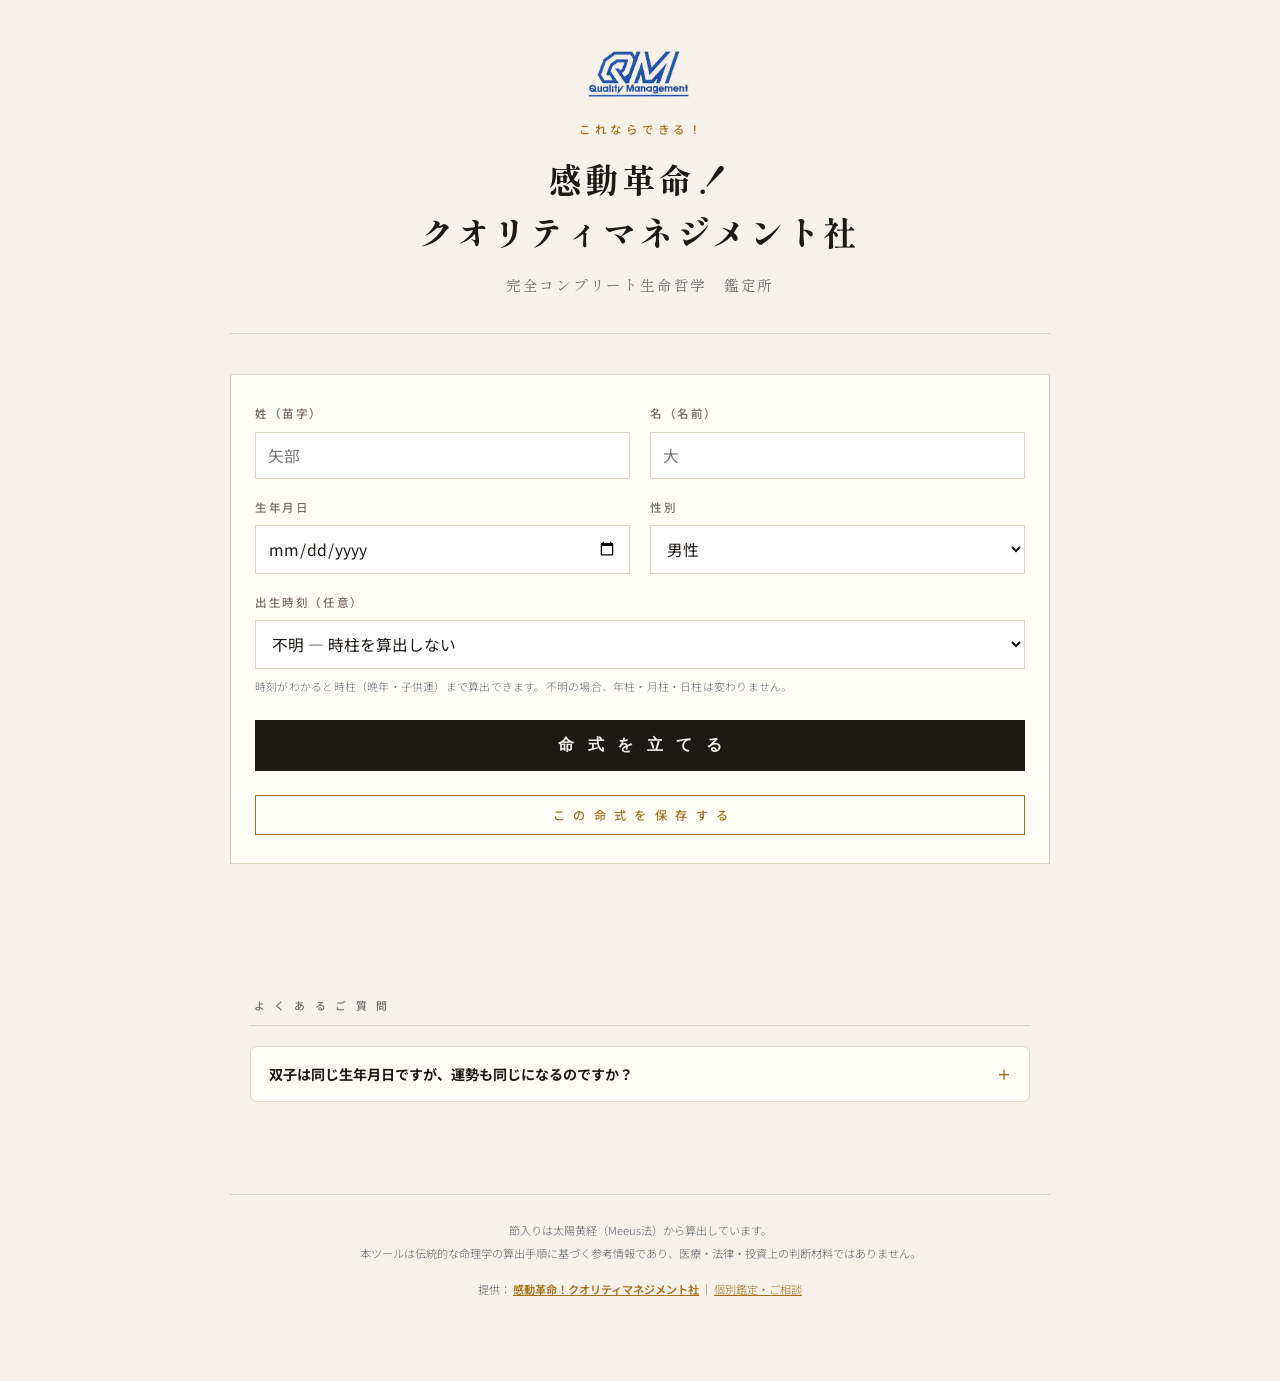
<file: meishiki/index.html>
<!DOCTYPE html>
<html lang="ja">
<head>
<!-- ============================================================
     ▼▼▼ PROTECTED HEAD BLOCK — 編集禁止 / DO NOT EDIT ▼▼▼
     Codex や他のAIツールでこのファイルを編集する場合、
     このブロック内（GA4 / meta / OGP / JSON-LD）は変更しないこと。
     ============================================================ -->
<meta charset="UTF-8">
<meta name="viewport" content="width=device-width, initial-scale=1.0">
<title>命式算出 | 四柱推命・算命学の命式を生年月日から自動計算</title>
<meta name="description" content="生年月日と出生時刻から、四柱推命の命式（年柱・月柱・日柱・時柱）、通変星、蔵干通変星、十二運星、天中殺、五行バランスを自動算出します。節入りは太陽黄経から精密計算。">
<meta name="robots" content="index,follow">
<link rel="canonical" href="https://qmw.co.jp/meishiki/">

<!-- OGP -->
<meta property="og:type" content="website">
<meta property="og:title" content="命式算出 | 四柱推命・算命学">
<meta property="og:description" content="生年月日から命式・通変星・十二運星・天中殺・五行バランスを自動計算。">
<meta property="og:url" content="https://qmw.co.jp/meishiki/">
<meta property="og:site_name" content="命式算出">
<meta property="og:locale" content="ja_JP">
<meta name="twitter:card" content="summary_large_image">

<!-- JSON-LD -->
<script type="application/ld+json">
{
  "@context": "https://schema.org",
  "@type": "WebApplication",
  "name": "命式算出",
  "applicationCategory": "LifestyleApplication",
  "operatingSystem": "Web",
  "inLanguage": "ja",
  "description": "生年月日と出生時刻から四柱推命の命式、通変星、十二運星、天中殺、五行バランスを自動算出するツール。",
  "offers": { "@type": "Offer", "price": "0", "priceCurrency": "JPY" }
}
</script>

<!-- Google Analytics 4 — QM本体と同一プロパティで計測 -->
<script async src="https://www.googletagmanager.com/gtag/js?id=G-LE3FV124PM"></script>
<script>
  window.dataLayer = window.dataLayer || [];
  function gtag(){dataLayer.push(arguments);}
  gtag('js', new Date());
  gtag('config', 'G-LE3FV124PM');
</script>
<!-- ▲▲▲ PROTECTED HEAD BLOCK END ▲▲▲ -->

<link rel="preconnect" href="https://fonts.googleapis.com">
<link rel="preconnect" href="https://fonts.gstatic.com" crossorigin>
<link href="https://fonts.googleapis.com/css2?family=Shippori+Mincho+B1:wght@400;600;800&family=Zen+Old+Mincho:wght@400;600;900&family=Noto+Sans+JP:wght@300;400;500;700&display=swap" rel="stylesheet">

<style>
:root{
  --ink:#f6f1e9;
  --ink-panel:#fffdf8;
  --ink-line:#ddd5c4;
  --gofun:#1d1a16;
  --nibi:#7a6e64;
  --moku:#2d7a4a;
  --ka:#c03430;
  --do:#a87018;
  --kin:#566070;
  --sui:#2854a0;
  --display:"Zen Old Mincho",serif;
  --body:"Noto Sans JP",system-ui,sans-serif;
}
*{box-sizing:border-box;margin:0;padding:0}
html{-webkit-text-size-adjust:100%;text-size-adjust:100%} /* iPhone の文字自動拡大を止める（印刷・PDFで文字がふくらんでずれるのを防ぐ） */
body{
  background:var(--ink);
  color:var(--gofun);
  font-family:var(--body);
  font-weight:300;
  line-height:1.75;
  -webkit-font-smoothing:antialiased;
}
.wrap{max-width:860px;margin:0 auto;padding:0 20px 80px}

/* ---- header ---- */
header{padding:48px 0 36px;text-align:center;border-bottom:1px solid var(--ink-line)}
.header-logo{width:130px;margin-bottom:20px;mix-blend-mode:multiply;display:block;margin-left:auto;margin-right:auto}
.eyebrow{
  font-family:var(--body);font-size:.72rem;font-weight:500;
  letter-spacing:.32em;color:var(--do);text-indent:.32em;margin-bottom:14px;
}
h1{
  font-family:'Shippori Mincho B1',serif;font-weight:800;
  font-size:clamp(1.45rem,4.5vw,2.1rem);letter-spacing:.08em;
  line-height:1.55;
}
.lede{margin-top:14px;font-size:.92rem;color:var(--nibi);letter-spacing:.12em;font-family:'Shippori Mincho B1',serif;font-weight:400}

/* ---- form ---- */
.form{
  margin:40px 0;padding:28px 24px;
  background:var(--ink-panel);border:1px solid var(--ink-line);
}
.grid{display:grid;grid-template-columns:1fr 1fr;gap:18px 20px}
.field{display:flex;flex-direction:column;gap:8px}
.field.full{grid-column:1/-1}
label{font-size:.72rem;letter-spacing:.14em;color:var(--nibi);font-weight:500}
input,select{
  background:#fff;border:1px solid var(--ink-line);color:var(--gofun);
  font-family:var(--body);font-size:.98rem;padding:11px 12px;border-radius:0;
  width:100%;
}
input:focus,select:focus{outline:2px solid var(--do);outline-offset:1px;border-color:transparent}
.hint{font-size:.68rem;color:#666c77;letter-spacing:.02em}
button{
  grid-column:1/-1;margin-top:6px;
  background:var(--gofun);color:var(--ink);border:none;
  font-family:var(--display);font-weight:600;font-size:1rem;letter-spacing:.3em;
  text-indent:.3em;padding:15px;cursor:pointer;transition:opacity .18s;
}
button:hover{opacity:.82}
button:focus-visible{outline:2px solid var(--do);outline-offset:3px}

/* ---- result ---- */
#result{display:none}
#result.on{display:block}
.who{
  font-family:var(--display);font-size:1.5rem;letter-spacing:.1em;
  text-align:center;margin:52px 0 6px;
}
.who-sub{text-align:center;font-size:.76rem;color:var(--nibi);letter-spacing:.12em;margin-bottom:36px}

.sec-label{
  font-size:.68rem;letter-spacing:.34em;color:var(--nibi);text-indent:.34em;
  padding-bottom:10px;margin:56px 0 20px;border-bottom:1px solid var(--ink-line);
  font-weight:500;
}

/* ---- 命式表 ---- */
.chart{width:100%;border-collapse:collapse;font-size:.86rem;table-layout:fixed}
.chart th,.chart td{
  border:1px solid var(--ink-line);padding:12px 4px;text-align:center;vertical-align:middle;
}
.chart thead th{
  font-family:var(--display);font-weight:600;font-size:.9rem;letter-spacing:.08em;
  color:var(--ink);background:var(--gofun);
}
.chart th.rowlab{
  width:20%;font-family:var(--display);font-weight:400;font-size:.78rem;
  color:var(--nibi);background:#e6e0d4;letter-spacing:.06em;line-height:1.4;
}
.ganshi{font-family:var(--display);font-size:1.5rem;font-weight:600;letter-spacing:.05em;display:block;margin:3px 0}
.tiny{font-size:.64rem;color:var(--nibi);display:block;letter-spacing:.04em}
.no{font-size:.7rem;color:var(--nibi);display:block;margin-top:5px;font-variant-numeric:tabular-nums}
.star{font-family:var(--display);font-size:1rem;letter-spacing:.04em}
.energy{font-size:.66rem;color:var(--nibi);display:block;font-variant-numeric:tabular-nums}
td.empty{color:var(--ink-line)}

/* ---- 天中殺 ---- */
.tcs{display:grid;grid-template-columns:1fr 1fr;gap:14px;margin-top:8px}
.tcs-card{background:var(--ink-panel);border:1px solid var(--ink-line);padding:18px 16px;text-align:center}
.tcs-card .k{font-size:.66rem;letter-spacing:.2em;color:var(--nibi);display:block;margin-bottom:8px}
.tcs-card .v{font-family:var(--display);font-size:1.55rem;letter-spacing:.12em}
.chusatsu{
  margin-top:16px;padding:16px 18px;border-left:2px solid var(--do);
  background:#fdf6e8;font-size:.84rem;line-height:1.9;
}
.chusatsu b{font-family:var(--display);font-weight:600;letter-spacing:.06em;color:var(--do)}
.chusatsu.none{border-left-color:var(--ink-line);color:var(--nibi);background:var(--ink-panel)}

/* ---- 五行 (signature) ---- */
.gogyo-wrap{display:grid;grid-template-columns:1.1fr .9fr;gap:28px;align-items:center}
svg.cycle{width:100%;height:auto;overflow:visible}
.legend{display:flex;flex-direction:column;gap:2px}
.bar-row{display:grid;grid-template-columns:2.2rem 1fr 1.6rem;align-items:center;gap:12px;padding:7px 0}
.bar-name{font-family:var(--display);font-size:1.05rem;letter-spacing:.05em}
.bar-track{height:5px;background:#252932;position:relative}
.bar-fill{height:100%;transition:width .7s cubic-bezier(.2,.8,.2,1)}
.bar-num{font-size:.8rem;color:var(--nibi);text-align:right;font-variant-numeric:tabular-nums}
.gogyo-note{margin-top:20px;font-size:.8rem;color:var(--nibi);line-height:1.9;grid-column:1/-1}
.gogyo-note b{color:var(--gofun);font-weight:500}

/* ---- 鑑定コメント ---- */
#kantei{margin-top:8px}
.kant-block{background:var(--ink-panel);border:1px solid var(--ink-line);padding:20px 22px;margin-bottom:14px}
.kant-title{font-size:.68rem;letter-spacing:.22em;color:var(--nibi);margin-bottom:12px;display:flex;align-items:center;gap:12px}
.kant-title::after{content:"";flex:1;height:1px;background:var(--ink-line)}
.kant-heading{font-family:var(--display);font-size:1.1rem;font-weight:600;letter-spacing:.1em;margin-bottom:8px}
.kant-key{display:inline-block;font-size:.66rem;letter-spacing:.12em;padding:2px 9px;margin-bottom:10px;border:1px solid var(--ink-line);color:var(--nibi)}
.kant-text{font-size:.87rem;line-height:1.9;color:var(--gofun)}
.kant-grid{display:grid;grid-template-columns:1fr 1fr;gap:12px}
.kant-card{background:var(--ink);border:1px solid var(--ink-line);padding:14px 16px}
.kant-card-name{font-size:.66rem;letter-spacing:.16em;color:var(--nibi);margin-bottom:4px}
.kant-card-star{font-family:var(--display);font-size:1rem;font-weight:600;margin-bottom:3px}
.kant-card-key{font-size:.7rem;color:var(--nibi);margin-bottom:7px}
.kant-card-text{font-size:.8rem;line-height:1.8}
.kant-info-row{display:flex;gap:10px;flex-wrap:wrap;margin-bottom:14px}
.kant-badge{font-size:.72rem;padding:4px 12px;border:1px solid var(--ink-line);color:var(--nibi);letter-spacing:.06em;white-space:nowrap}
.kant-sub-title{font-size:.68rem;letter-spacing:.16em;color:var(--nibi);margin:14px 0 4px;font-weight:500}
.kant-list{padding-left:0;list-style:none;margin-bottom:4px}
.kant-list li{font-size:.84rem;line-height:1.85;padding:3px 0 3px 1.4em;position:relative;color:var(--gofun)}
.kant-list li::before{position:absolute;left:0;font-weight:600}
.kant-caution li::before{content:"×";color:var(--ka)}
.kant-positive li::before{content:"○";color:var(--moku)}
.kant-strength li::before{content:"◎";color:var(--moku)}
.kant-shadow li::before{content:"△";color:var(--do)}

/* ---- 印刷・PDF ---- */
.print-header{display:none}
.print-cover,.print-report{display:none}
.print-btn{grid-column:unset!important;margin:16px 0 10px!important;background:linear-gradient(180deg,#c98d28,#a87018)!important;border:1px solid #8a5c12!important;color:#fff!important;font-family:var(--body)!important;font-size:.88rem!important;letter-spacing:.18em!important;text-indent:0;padding:17px!important;font-weight:700!important;opacity:1!important;cursor:pointer;transition:transform .1s,box-shadow .1s;width:100%;border-radius:8px;box-shadow:0 5px 0 #7a5210,0 7px 10px rgba(0,0,0,.2);text-shadow:0 1px 2px rgba(0,0,0,.3)}
.print-btn:hover{transform:translateY(2px);box-shadow:0 3px 0 #7a5210,0 4px 6px rgba(0,0,0,.2)!important}
.print-btn:active{transform:translateY(5px);box-shadow:inset 0 2px 5px rgba(0,0,0,.3)!important}
/* ---- 共有ボタン ---- */
.share-row{display:flex;gap:8px;margin:0 0 10px}
.share-btn{flex:1!important;grid-column:unset!important;margin:0!important;display:flex;align-items:center;justify-content:center;gap:6px;
  border:none!important;border-radius:8px!important;color:#fff!important;font-family:var(--body)!important;
  font-size:.78rem!important;letter-spacing:.08em!important;text-indent:0!important;padding:12px 6px!important;font-weight:700!important;
  opacity:1!important;cursor:pointer;text-decoration:none;transition:transform .1s,box-shadow .1s;text-shadow:0 1px 2px rgba(0,0,0,.25)}
.share-line{background:#06C755!important;box-shadow:0 4px 0 #048a3c,0 6px 8px rgba(0,0,0,.15)}
.share-mail{background:var(--sui)!important;box-shadow:0 4px 0 #1b3a72,0 6px 8px rgba(0,0,0,.15)}
.share-copy{background:var(--nibi)!important;box-shadow:0 4px 0 #55493f,0 6px 8px rgba(0,0,0,.15)}
.share-btn:hover{transform:translateY(2px)}
.share-line:hover{box-shadow:0 2px 0 #048a3c,0 3px 5px rgba(0,0,0,.15)}
.share-mail:hover{box-shadow:0 2px 0 #1b3a72,0 3px 5px rgba(0,0,0,.15)}
.share-copy:hover{box-shadow:0 2px 0 #55493f,0 3px 5px rgba(0,0,0,.15)}
@media print{.share-row{display:none!important}}
@media print{
  @page{size:A4;margin:14mm 10mm}
  *{-webkit-print-color-adjust:exact!important;print-color-adjust:exact!important}
  header,.form,#hist-wrap,.tab-nav,.print-btn,footer,.btn-save,.aisho-types,.aisho-fgrid,.aisho-label,#aisho-go{display:none!important}
  .wrap{max-width:100%;padding:0 12mm;box-shadow:none!important;background:#fff!important}
  body{background:#fff!important}
  :root{--ink:#fff;--ink-panel:#fff;--ink-line:#ccc;--gofun:#111;--nibi:#555}
  #result,#result.on{display:block!important}
  .tab-panel{display:block!important}
  #tab-aisho{display:none!important}
  #result.has-aisho #tab-aisho{display:block!important}
  #tab-seimei{display:none!important}
  #result.has-seimei #tab-seimei{display:block!important}
  .seimei-form{display:none!important}
  .tab-panel+.tab-panel{page-break-before:always;padding-top:18pt}
  .kant-block{page-break-inside:avoid}
  .daiun-row{overflow:visible!important;flex-wrap:wrap!important;gap:6px!important}
  .daiun-item{flex:0 0 80px!important}
  .print-header{display:block!important;text-align:center;border-bottom:1pt solid #bbb;padding-bottom:14pt;margin-bottom:20pt}
  .print-hname{font-family:'Shippori Mincho B1',serif;font-size:16pt;font-weight:800;color:#111;margin-bottom:4pt}
  .print-hsub{font-size:9pt;color:#555}
  .print-hbrand{font-size:8pt;color:#999;margin-top:6pt}
  .chart thead th{background:#111!important;color:#fff!important}
  .chart th.rowlab{background:#eee!important;color:#555!important}
  .sec-label{color:#111!important;border-color:#ccc!important}
  .aisho-person{background:#f5f5f5!important;border-color:#ccc!important}
  #aisho-result{display:block!important}
  .gogyo-wrap{justify-content:flex-start}
  .cycle{max-width:220px}
  h2.who{font-size:14pt}
  p.who-sub{font-size:9pt}
  /* --- 追加タブ（禅・営業・感動・総合）の印刷最適化 --- */
  .eig-cat-row,.eigcat,.qm-cta{display:none!important}
  .eig-prod-hide{display:block!important}   /* 商材別クロージングを全件印刷 */
  .eig-prod{page-break-inside:avoid;border:1pt solid #bbb!important;border-left:3pt solid #555!important;
    background:#fafafa!important;margin-bottom:8pt!important}
  .eig-prod-cat{color:#111!important}
  /* 暗背景のヒーローを紙向けに反転 */
  .zen-card,.eig-hero,.kando-hero,.mat-hero{background:#f4f4f4!important;color:#111!important;
    border:1pt solid #999!important;box-shadow:none!important;page-break-inside:avoid;padding:14pt!important}
  .zen-card-guide,.zen-card-yomi,.zen-card-no,.zen-card-essence,
  .eig-hero-sub,.eig-hero-key,.eig-hero-cat,.kando-hero-sub,.mat-hero-txt{color:#333!important}
  .eig-hero-cat{background:#ddd!important;color:#111!important}
  .zen-card-symbol,.eig-hero-icon,.kando-hero-icon,.mat-hero-icon{font-size:20pt!important;margin-bottom:4pt!important}
  .kando-honne,.zen-rel,.kando-tsubo,.eig-strength{page-break-inside:avoid;background:#fafafa!important}
  .kando-scene,.zen-dom,.zen-adv-item,.aisho-adv-item{page-break-inside:avoid}
  .mat-step{page-break-after:avoid}
  .zen-lucky,.gokaku-grid{page-break-inside:avoid}
  .gkm,.kando-scene-lbl,.zen-dom-lbl,.mat-step-num{-webkit-print-color-adjust:exact!important}
  .zen-bar,.aisho-bar{border:1pt solid #999}
  /* --- 表紙 --- */
  .print-cover{display:flex!important;height:250mm;page-break-after:always;
    align-items:center;justify-content:center;text-align:center}
  .pc-frame{border:3pt double #8a5c12;padding:60pt 40pt;width:100%;max-width:150mm}
  .pc-lead{font-size:9pt;color:#555;letter-spacing:.3em;margin-bottom:14pt}
  .pc-title{font-family:'Shippori Mincho B1','Zen Old Mincho',serif;font-size:30pt;font-weight:800;
    letter-spacing:.25em;color:#111;margin-bottom:30pt}
  .pc-name{font-family:'Shippori Mincho B1','Zen Old Mincho',serif;font-size:20pt;font-weight:700;
    color:#111;border-bottom:1.5pt solid #8a5c12;display:inline-block;padding:0 16pt 6pt;margin-bottom:12pt}
  .pc-sub{font-size:10pt;color:#444;line-height:2;margin-bottom:28pt}
  .pc-date{font-size:9pt;color:#666;margin-bottom:34pt}
  .pc-brand{font-size:9pt;color:#8a5c12;font-weight:600;line-height:1.9}
  /* --- 巻末レポート --- */
  .print-report{display:block!important;page-break-before:always}
  .pr-title{font-family:'Shippori Mincho B1','Zen Old Mincho',serif;font-size:15pt;font-weight:800;
    letter-spacing:.2em;color:#111;text-align:center;border-bottom:1.5pt solid #8a5c12;
    padding-bottom:8pt;margin-bottom:16pt}
  .pr-h{font-family:'Shippori Mincho B1','Zen Old Mincho',serif;font-size:11pt;font-weight:700;color:#8a5c12;
    border-left:3pt solid #8a5c12;padding-left:8pt;margin:16pt 0 8pt;page-break-after:avoid}
  .pr-p{font-size:9.5pt;line-height:2;color:#222;text-align:justify;margin-bottom:8pt;text-indent:1em}
  .pr-sign{text-align:right;font-size:9pt;color:#8a5c12;font-weight:600;margin-top:18pt}
  /* --- スマホからのPDF対策：画面幅向けの切りかえを打ち消し、紙の大きさで組む --- */
  html,body{width:auto!important;min-width:0!important}
  .print-cover{height:auto!important;min-height:235mm}
  .chart{font-size:9pt!important}
  .chart th.rowlab{width:18%!important;font-size:8pt!important}
  .ganshi{font-size:17pt!important}
  .gogyo-wrap{grid-template-columns:1.1fr .9fr!important;gap:16pt!important}
  .tcs{grid-template-columns:1fr 1fr!important}
  .tcs-card{padding:10pt!important}
  .tcs-card .v{font-size:13pt!important;letter-spacing:.04em!important;white-space:nowrap}
  img,svg{max-width:100%!important}
  /* 表・カードをページの境目で切らない */
  .chart,.chart tr,.tcs,.tcs-card,.chusatsu,.gogyo-wrap,.daiun-item,.aisho-person,.toku-item{break-inside:avoid;page-break-inside:avoid}
  .sec-label{break-after:avoid;page-break-after:avoid}
}
/* ---- タブ ---- */
.tab-nav{display:flex;flex-direction:column;gap:16px;padding:0;background:none;margin-bottom:24px}
.tab-group{display:flex;flex-wrap:wrap;gap:8px}
.tab-group-label{flex:0 0 100%;font-size:.64rem;letter-spacing:.22em;color:var(--nibi);font-weight:700;margin-bottom:-4px}
.tab-btn{flex:1!important;grid-column:unset!important;margin:0!important;background:linear-gradient(180deg,#fffdf8,#ece4d3)!important;border:1px solid #bfb397!important;border-radius:8px!important;color:var(--gofun)!important;font-family:var(--display)!important;font-size:.8rem!important;letter-spacing:.06em!important;text-indent:0!important;padding:13px 6px!important;font-weight:700!important;opacity:1!important;cursor:pointer;transition:transform .1s,box-shadow .1s;min-width:56px;box-shadow:0 4px 0 #b3a789,0 6px 8px rgba(0,0,0,.15)}
.tab-btn:not(.on):hover{transform:translateY(2px);box-shadow:0 2px 0 #b3a789,0 3px 5px rgba(0,0,0,.15)!important}
.tab-btn.on{background:linear-gradient(180deg,#c98d28,#a87018)!important;border-color:#8a5c12!important;color:#fff!important;font-weight:800!important;transform:translateY(4px);box-shadow:inset 0 2px 5px rgba(0,0,0,.3)!important;text-shadow:0 1px 2px rgba(0,0,0,.3)}
.tab-panel{display:none}
.tab-panel.on{display:block}
#tab-aisho .aisho-section{border-top:none;padding-top:0;margin-top:0}
/* ---- 相性鑑定 ---- */
.aisho-trigger{display:block;width:100%;margin-top:36px;background:none!important;border:2px solid var(--do)!important;color:var(--do)!important;font-family:var(--display)!important;font-size:.88rem!important;letter-spacing:.28em!important;text-indent:.28em;padding:16px!important;font-weight:600!important;transition:all .2s!important;opacity:1!important}
.aisho-trigger:hover{background:var(--do)!important;color:#fff!important}
.aisho-section{padding:36px 0 0;border-top:2px solid var(--ink-line);margin-top:10px}
.aisho-label{font-size:.68rem;letter-spacing:.2em;color:var(--nibi);margin-bottom:10px}
.aisho-types{display:flex;flex-wrap:wrap;gap:8px;margin-bottom:22px}
.atype{grid-column:unset!important;margin:0!important;background:none!important;border:1px solid var(--ink-line)!important;color:var(--nibi)!important;font-family:var(--body)!important;font-size:.78rem!important;letter-spacing:.06em!important;text-indent:0!important;padding:7px 14px!important;font-weight:400!important;transition:all .15s!important}
.atype.on,.atype:hover{background:var(--do)!important;border-color:var(--do)!important;color:#fff!important;opacity:1!important}
.aisho-fgrid{display:grid;grid-template-columns:1fr 1fr;gap:14px 16px}
.aisho-persons{display:grid;grid-template-columns:1fr 1fr;gap:14px;margin-bottom:18px}
.aisho-person{background:var(--ink-panel);border:1px solid var(--ink-line);padding:14px 16px;text-align:center}
.aisho-pname{font-family:var(--display);font-size:1rem;font-weight:600;margin-bottom:3px}
.aisho-psub{font-size:.72rem;color:var(--nibi)}
.aisho-rel{display:grid;grid-template-columns:1fr 60px 1fr;gap:8px;align-items:center;margin-bottom:16px;padding:14px 12px;background:var(--ink-panel);border:1px solid var(--ink-line)}
.aisho-rel-side{text-align:center}
.aisho-rel-ts{font-family:var(--display);font-size:1.05rem;font-weight:600;margin-bottom:2px}
.aisho-rel-lbl{font-size:.64rem;color:var(--nibi)}
.aisho-mark{font-family:var(--display);font-size:2.2rem;font-weight:900;text-align:center;padding:4px 0}
.aisho-score{text-align:center;margin:4px 0 8px}
.aisho-score-num{font-family:var(--display);font-size:2.6rem;font-weight:900;letter-spacing:.02em}
.aisho-score-unit{font-size:.9rem;color:var(--nibi);margin-left:4px}
.aisho-bar{height:10px;background:var(--ink-line);border-radius:5px;overflow:hidden;max-width:320px;margin:0 auto 10px}
.aisho-bar-fill{height:100%;background:linear-gradient(90deg,#c98d28,#a87018);border-radius:5px}
.aisho-adv-item{display:flex;gap:8px;margin-bottom:9px;font-size:.82rem;line-height:1.8}
.aisho-adv-item::before{content:"";flex:0 0 3px;border-radius:2px}
.aisho-adv-risk::before{background:var(--ka)}
.aisho-adv-key::before{background:var(--moku)}
.aisho-adv-fix::before{background:var(--do)}
.mark-good{color:var(--do)}
.mark-ok{color:var(--moku)}
.mark-care{color:var(--nibi)}
/* ---- 禅タロット・今日の運勢 ---- */
.zen-date{text-align:center;font-size:.82rem;color:var(--nibi);letter-spacing:.1em;margin-bottom:16px}
.zen-card{max-width:300px;margin:0 auto 8px;background:linear-gradient(160deg,#2b2620,#443b30);border:1px solid #6b5c46;border-radius:14px;padding:26px 22px;text-align:center;color:#f3ead9;box-shadow:0 8px 24px rgba(0,0,0,.28)}
.zen-card-symbol{font-size:3.6rem;line-height:1;margin-bottom:12px}
.zen-card-no{font-size:.66rem;letter-spacing:.3em;color:#c8a86a;margin-bottom:6px}
.zen-card-name{font-family:var(--display);font-size:1.7rem;font-weight:700;letter-spacing:.08em;margin-bottom:2px}
.zen-card-yomi{font-size:.72rem;color:#bda98a;letter-spacing:.14em;margin-bottom:14px}
.zen-card-essence{font-size:.9rem;font-weight:600;color:#e8c98a;margin-bottom:12px;letter-spacing:.04em}
.zen-card-guide{font-size:.82rem;line-height:1.9;color:#ded2bd;text-align:left}
.zen-fortune-guard{background:var(--ink-panel);border:1px dashed var(--ink-line);border-radius:6px;padding:24px 16px;text-align:center;color:var(--nibi);font-size:.84rem;line-height:1.9}
.zen-score-wrap{text-align:center;margin:6px 0 14px}
.zen-score-num{font-family:var(--display);font-size:3rem;font-weight:900}
.zen-score-unit{font-size:.9rem;color:var(--nibi);margin-left:4px}
.zen-star{font-size:1.2rem;letter-spacing:.18em;margin-top:2px}
.zen-bar{height:10px;background:var(--ink-line);border-radius:5px;overflow:hidden;max-width:320px;margin:8px auto 0}
.zen-bar-fill{height:100%;background:linear-gradient(90deg,#c98d28,#a87018);border-radius:5px}
.zen-lucky{display:grid;grid-template-columns:1fr 1fr;gap:10px;margin-top:16px}
.zen-lucky-card{background:var(--ink-panel);border:1px solid var(--ink-line);border-radius:6px;padding:12px 10px;text-align:center}
.zen-lucky-lbl{font-size:.66rem;letter-spacing:.14em;color:var(--nibi);margin-bottom:5px}
.zen-lucky-val{font-family:var(--display);font-size:1.15rem;font-weight:700}
.zen-lucky-swatch{display:inline-block;width:12px;height:12px;border-radius:50%;vertical-align:middle;margin-right:5px;border:1px solid rgba(0,0,0,.15)}
.zen-adv-item{display:flex;gap:8px;margin-bottom:9px;font-size:.82rem;line-height:1.8}
.zen-adv-item::before{content:"";flex:0 0 3px;border-radius:2px}
.zen-adv-do::before{background:var(--moku)}
.zen-adv-care::before{background:var(--ka)}
.zen-dom{display:flex;gap:9px;margin-bottom:10px;font-size:.83rem;line-height:1.85;align-items:flex-start}
.zen-dom-lbl{flex:0 0 auto;font-size:.7rem;font-weight:700;color:#fff;border-radius:4px;padding:3px 10px;margin-top:2px;letter-spacing:.06em;min-width:52px;text-align:center}
.zen-rel{background:var(--ink-panel);border:1px solid var(--ink-line);border-left:4px solid var(--moku);border-radius:4px;padding:12px 14px;margin-top:12px;font-size:.83rem;line-height:1.85}
/* ---- QM本体への誘導 ---- */
.qm-cta{background:linear-gradient(160deg,#1c2a3a,#28405c);border:1px solid #3d5c80;border-radius:14px;padding:28px 22px;text-align:center;color:#eaf1f8;margin:28px 0 8px;box-shadow:0 8px 24px rgba(0,0,0,.22)}
.qm-cta-lead{font-size:.74rem;letter-spacing:.2em;color:#8fb4d9;margin-bottom:10px}
.qm-cta-ttl{font-family:var(--display);font-size:1.3rem;font-weight:700;letter-spacing:.05em;line-height:1.6}
.qm-cta-txt{font-size:.84rem;line-height:1.95;color:#c5d8ea;margin:12px 0 20px}
.qm-cta-btn{display:inline-block;background:linear-gradient(180deg,#c98d28,#a87018);color:#fff!important;text-decoration:none;font-family:var(--body);font-size:.92rem;font-weight:700;letter-spacing:.12em;padding:16px 34px;border-radius:8px;box-shadow:0 5px 0 #7a5210,0 7px 10px rgba(0,0,0,.25);transition:transform .1s,box-shadow .1s;text-shadow:0 1px 2px rgba(0,0,0,.3)}
.qm-cta-btn:hover{transform:translateY(2px);box-shadow:0 3px 0 #7a5210,0 4px 6px rgba(0,0,0,.25)}
.qm-cta-sub{display:block;margin-top:14px;font-size:.78rem;color:#8fb4d9;text-decoration:underline}
.qm-cta-sub:hover{color:#c5d8ea}
@media print{.qm-cta{display:none!important}}
/* ---- 営業戦術 ---- */
.eig-hero{background:linear-gradient(160deg,#20302a,#2c463a);border:1px solid #40604e;border-radius:14px;padding:26px 20px;text-align:center;color:#e9f2ec;margin-bottom:16px;box-shadow:0 8px 24px rgba(0,0,0,.22)}
.eig-hero-icon{font-size:3.6rem;line-height:1;margin-bottom:10px}
.eig-hero-cat{display:inline-block;font-size:.68rem;letter-spacing:.22em;color:#0f1a14;background:#e8c98a;border-radius:20px;padding:4px 14px;margin-bottom:10px;font-weight:700}
.eig-hero-img{font-family:var(--display);font-size:1.5rem;font-weight:700;letter-spacing:.08em}
.eig-hero-key{font-size:.74rem;color:#c8a86a;letter-spacing:.14em;margin:2px 0 10px}
.eig-hero-sub{font-size:.82rem;color:#bcd0c4;margin-top:6px;line-height:1.85}
.eig-cat-row{display:flex;flex-wrap:wrap;gap:8px;margin-bottom:14px}
.eigcat{grid-column:unset!important;margin:0!important;background:none!important;border:1px solid var(--ink-line)!important;color:var(--nibi)!important;font-family:var(--body)!important;font-size:.78rem!important;letter-spacing:.06em!important;text-indent:0!important;padding:8px 15px!important;font-weight:600!important;transition:all .15s!important;cursor:pointer;opacity:1!important}
.eigcat.on,.eigcat:hover{background:var(--sui)!important;border-color:var(--sui)!important;color:#fff!important;opacity:1!important}
.eig-prod{background:var(--ink-panel);border:1px solid var(--sui);border-left:4px solid var(--sui);border-radius:6px;padding:16px;margin-bottom:10px}
.eig-prod-hide{display:none}
.eig-prod-cat{font-size:.72rem;letter-spacing:.1em;color:var(--sui);font-weight:700;margin-bottom:8px}
.eig-prod-text{font-size:.86rem;line-height:1.95}
/* ---- 感動工房 ---- */
.kando-hero{background:linear-gradient(160deg,#3a2330,#5a2f42);border:1px solid #7a4159;border-radius:14px;padding:26px 20px;text-align:center;color:#f7e9ef;margin-bottom:16px;box-shadow:0 8px 24px rgba(0,0,0,.22)}
.kando-hero-icon{font-size:3.4rem;line-height:1;margin-bottom:10px}
.kando-hero-ttl{font-family:var(--display);font-size:1.3rem;font-weight:700;letter-spacing:.06em}
.kando-hero-sub{font-size:.82rem;color:#e2c2d0;margin-top:8px;line-height:1.85}
.kando-tsubo{background:var(--ink-panel);border:1px solid var(--ink-line);border-left:4px solid #b03060;border-radius:4px;padding:14px 16px;font-size:.86rem;line-height:1.9;margin-bottom:14px}
.kando-tsubo b{color:#b03060}
.kando-honne{background:var(--ink-panel);border:1px dashed #c07f96;border-radius:6px;padding:12px 14px;margin-bottom:9px;font-size:.84rem;line-height:1.9}
.kando-honne::before{content:"“そうそう！”　";color:#b03060;font-weight:700;font-size:.74rem}
.kando-scene{margin-bottom:14px}
.kando-scene-lbl{display:inline-block;font-size:.7rem;font-weight:700;color:#fff;background:#b03060;border-radius:4px;padding:3px 10px;letter-spacing:.08em;margin-bottom:6px}
.kando-scene-txt{font-size:.84rem;line-height:1.95}
/* ---- 総合まとめ ---- */
.mat-hero{background:linear-gradient(160deg,#2a2418,#463a22);border:1px solid #6b5a30;border-radius:14px;padding:24px 20px;text-align:center;color:#f3ecda;margin-bottom:18px;box-shadow:0 8px 24px rgba(0,0,0,.22)}
.mat-hero-icon{font-size:3rem;line-height:1;margin-bottom:8px}
.mat-hero-ttl{font-family:var(--display);font-size:1.35rem;font-weight:700;letter-spacing:.06em}
.mat-hero-txt{font-size:.86rem;line-height:1.95;margin-top:10px;color:#e0d3b0}
.mat-step{display:flex;align-items:center;gap:10px;margin:24px 0 10px}
.mat-step-num{flex:0 0 auto;width:30px;height:30px;border-radius:50%;background:var(--do);color:#fff;font-family:var(--display);font-weight:700;display:flex;align-items:center;justify-content:center;font-size:.92rem}
.mat-step-ttl{font-family:var(--display);font-size:1.02rem;font-weight:700;letter-spacing:.06em}
.mat-step-sub{font-size:.68rem;color:var(--nibi);letter-spacing:.1em}
.mat-gear{text-align:center;font-family:var(--display);font-size:1.1rem;font-weight:700;padding:8px 0;letter-spacing:.06em}
.mat-tag{display:inline-block;font-size:.72rem;padding:3px 10px;border-radius:20px;margin:2px 4px 2px 0;font-weight:600}
.eig-strength{background:var(--ink-panel);border:1px solid var(--ink-line);border-left:4px solid var(--do);border-radius:4px;padding:12px 14px;font-size:.82rem;line-height:1.85;margin-bottom:14px}
.eig-note{font-size:.72rem;color:var(--nibi);line-height:1.8;margin-top:14px;border-top:1px solid var(--ink-line);padding-top:12px}

/* ---- 大運 ---- */
.daiun-row{display:flex;gap:8px;overflow-x:auto;padding-bottom:6px}
.daiun-item{flex:0 0 96px;background:var(--ink);border:1px solid var(--ink-line);padding:12px 8px;text-align:center;position:relative;transition:border-color .2s}
.daiun-current{border-color:var(--do)!important}
.daiun-current::before{content:"現在";position:absolute;top:-1px;right:-1px;font-size:.56rem;background:var(--do);color:var(--ink);padding:2px 5px;letter-spacing:.04em}
.daiun-age{font-size:.62rem;color:var(--nibi);letter-spacing:.06em;margin-bottom:5px}
.daiun-gs{font-family:var(--display);font-size:1.2rem;font-weight:600;margin-bottom:5px}
.daiun-yr{font-size:.6rem;color:var(--nibi)}
/* ---- 年運 ---- */
.getsu-strip{display:grid;grid-template-columns:repeat(12,minmax(0,1fr));gap:3px;margin:12px 0 10px}
.getsu-cell{display:flex;flex-direction:column;align-items:center;gap:2px;padding:4px 0;border:1px solid var(--ink-line);background:var(--ink-panel);border-radius:4px}
.getsu-cell.is-cur{border-color:var(--do);box-shadow:0 0 0 1px var(--do)}
.gc-m{font-size:.6rem;color:var(--nibi)}
.gc-gs{font-family:var(--display);font-size:.62rem;writing-mode:vertical-rl;letter-spacing:.05em}
.getsu-list{display:flex;flex-direction:column;gap:6px}
.getsu-row{display:grid;grid-template-columns:96px 1fr;gap:10px;padding:9px 12px;background:var(--ink);border:1px solid var(--ink-line)}
.getsu-row-cur{border-color:var(--do);box-shadow:0 0 0 1px var(--do)}
.getsu-row-past{opacity:.7}
.getsu-lft{text-align:center}
.getsu-mm{font-size:.82rem;font-weight:700}
.getsu-gs{font-family:var(--display);font-size:1.05rem;font-weight:600;margin:2px 0}
.getsu-from{font-size:.6rem;color:var(--nibi)}
.getsu-meta{font-size:.7rem;color:var(--nibi);margin-bottom:3px}
.getsu-txt{font-size:.81rem;line-height:1.8}
.getsu-do{font-size:.76rem;margin-top:4px;color:var(--moku)}
@media(max-width:640px){.getsu-strip{grid-template-columns:repeat(6,minmax(0,1fr))}.getsu-row{grid-template-columns:78px 1fr}}
@media print{.getsu-strip{display:none}.getsu-row{page-break-inside:avoid;break-inside:avoid}}
.nenun-strip{display:grid;grid-template-columns:repeat(16,minmax(0,1fr));gap:3px;margin:14px 0 4px}
.nenun-cell{display:flex;flex-direction:column;align-items:center;gap:2px;text-decoration:none;color:var(--gofun);padding:4px 0;border:1px solid var(--ink-line);background:var(--ink-panel);border-radius:4px}
.nenun-cell.is-cur{border-color:var(--do);box-shadow:0 0 0 1px var(--do)}
.nenun-cell.is-past{opacity:.65}
.nc-yr{font-size:.58rem;color:var(--nibi)}
.nc-bar{width:60%;height:34px;display:flex;align-items:flex-end;background:var(--ink-line);border-radius:2px;overflow:hidden}
.nc-bar i{display:block;width:100%}
.nc-gs{font-family:var(--display);font-size:.62rem;writing-mode:vertical-rl;letter-spacing:.05em}
.nc-tcs{font-size:.56rem;color:#fff;background:var(--ka);border-radius:2px;padding:0 2px;line-height:1.4}
.nc-tcs.nc-none{background:none}
.nenun-legend{font-size:.68rem;color:var(--nibi);margin:4px 0 12px;line-height:1.7}
.nenun-card{border:1px solid var(--ink-line);background:var(--ink);margin-bottom:6px}
.nenun-card-cur{border-color:var(--do);box-shadow:0 0 0 1px var(--do)}
.nenun-card-past{background:var(--ink-panel)}
.nenun-card>summary{cursor:pointer;padding:10px 12px;display:flex;flex-wrap:wrap;align-items:center;gap:6px;list-style:none}
.nenun-card>summary::-webkit-details-marker{display:none}
.nenun-card>summary::after{content:"＋";margin-left:auto;color:var(--nibi)}
.nenun-card[open]>summary::after{content:"－"}
.nk-yr{font-size:.9rem}
.nk-gs{font-family:var(--display);font-size:1.05rem;font-weight:600}
.nk-meta{font-size:.7rem;color:var(--nibi)}
.nk-theme{flex:0 0 100%;font-size:.76rem;font-weight:600;letter-spacing:.04em}
.nenun-body{padding:0 14px 14px;border-top:1px dashed var(--ink-line)}
.nenun-h{font-size:.72rem;font-weight:700;letter-spacing:.08em;color:var(--do);margin:12px 0 3px}
.nenun-cols{display:grid;grid-template-columns:1fr 1fr;gap:14px}
.nenun-ul{margin:0;padding-left:1.2em;font-size:.81rem;line-height:1.85}
.nenun-du{margin-top:8px;font-size:.76rem;color:var(--nibi)}
.nenun-tcs{margin-top:10px;padding:10px 12px;border-left:3px solid var(--ka);background:#fbf1ef;font-size:.8rem;line-height:1.85}
.nenun-glow{margin-top:6px;color:var(--moku)}
.nenun-small{margin-top:6px;font-size:.74rem;color:var(--nibi)}
.nenun-q{margin-top:10px;font-size:.78rem;padding:8px 10px;background:var(--ink-panel);border:1px dashed var(--ink-line)}
.nbadge-rel{border-color:var(--moku);color:var(--moku)}
@media(max-width:640px){.nenun-cols{grid-template-columns:1fr}.nenun-strip{grid-template-columns:repeat(8,minmax(0,1fr))}}
@media print{.nenun-strip{display:none}.nenun-card{page-break-inside:avoid;break-inside:avoid}.nenun-card>summary::after{content:""}}
.nenun-list{display:flex;flex-direction:column;gap:8px}
.nenun-row{display:grid;grid-template-columns:82px 1fr;gap:10px;align-items:start;padding:10px 12px;background:var(--ink);border:1px solid var(--ink-line)}
.nenun-row-cur{border-color:var(--do)}
.nenun-row-past{opacity:.74}
.nenun-lft{text-align:center}
.nenun-yn{font-size:.64rem;color:var(--nibi);letter-spacing:.06em}
.nenun-gs{font-family:var(--display);font-size:1rem;font-weight:600;margin:2px 0}
.nenun-tsu{font-size:.66rem;color:var(--nibi)}
.nenun-theme{font-size:.73rem;font-weight:600;letter-spacing:.06em;margin-bottom:3px}
.nenun-txt{font-size:.81rem;line-height:1.85}
.nbadge{font-size:.6rem;padding:1px 7px;border:1px solid var(--ink-line);margin-right:4px;vertical-align:middle;letter-spacing:.04em}
.nbadge-tcs{border-color:var(--ka);color:var(--ka)}
.nbadge-now{border-color:var(--do);color:var(--do)}
.nbadge-past{color:var(--nibi)}
.nbadge-fut{border-color:var(--moku);color:var(--moku)}
/* ---- 履歴 ---- */
.hist-wrap{padding:0 0 20px}
.hist-label{font-size:.64rem;letter-spacing:.18em;color:var(--nibi);margin-bottom:8px}
.hist-chips{display:flex;flex-wrap:wrap;gap:7px;align-items:center}
.hist-chip{display:inline-flex;align-items:center;gap:4px;background:var(--ink-panel);border:1px solid var(--ink-line);padding:5px 10px;cursor:pointer;font-size:.78rem;transition:border-color .15s}
.hist-chip:hover{border-color:var(--nibi)}
.hist-date{font-size:.64rem;color:var(--nibi)}
.hist-del{background:none;border:none;color:var(--nibi);cursor:pointer;font-size:.85rem;padding:0 0 0 5px;line-height:1;grid-column:unset;margin:0;font-family:var(--body);font-weight:400;letter-spacing:0;text-indent:0}
.hist-del:hover{color:var(--ka);opacity:1}
.btn-save{background:none!important;border:1.5px solid var(--do)!important;color:var(--do)!important;font-size:.76rem!important;letter-spacing:.22em;padding:10px!important;font-weight:500!important;font-family:var(--body)!important;opacity:1!important;transition:all .18s!important}
.btn-save:hover{background:var(--do)!important;color:var(--ink)!important;opacity:1!important}
.hist-actions{display:flex;gap:8px;margin-top:8px}
.hist-exp{background:none;border:1px solid var(--ink-line);color:var(--nibi);font-size:.68rem;padding:5px 10px;cursor:pointer;letter-spacing:.08em;font-family:var(--body);font-weight:400}
.hist-exp:hover{border-color:var(--nibi);color:var(--gofun);opacity:1}
/* ---- footer ---- */
footer{margin-top:72px;padding-top:24px;border-top:1px solid var(--ink-line);font-size:.7rem;color:#5c626b;line-height:2;text-align:center}

/* ---- 姓名判断 ---- */
.seimei-form{display:grid;grid-template-columns:1fr 1fr;gap:12px;margin-bottom:20px}
.seimei-form button{grid-column:1/-1}
.gokaku-grid{display:grid;grid-template-columns:repeat(5,1fr);gap:6px;margin:12px 0 16px}
.gokaku-card{background:var(--ink-panel);border:1px solid var(--ink-line);border-radius:2px;padding:10px 6px;text-align:center}
.gokaku-name{font-size:.65rem;color:var(--nibi);letter-spacing:.06em;margin-bottom:4px}
.gokaku-num{font-size:1.7rem;font-family:var(--display);font-weight:700;line-height:1.1;margin-bottom:4px}
.gokaku-key{font-size:.64rem;color:var(--nibi);margin-bottom:4px;letter-spacing:.04em}
.gkm{display:inline-block;font-size:.72rem;font-weight:700;padding:2px 8px;border-radius:2px;margin-bottom:5px}
.gkm-大吉{background:var(--do);color:#fff}
.gkm-吉{background:var(--moku);color:#fff}
.gkm-半吉{background:var(--kin);color:#fff}
.gkm-凶{background:var(--nibi);color:#fff}
.gkm-大凶{background:var(--ka);color:#fff}
.gokaku-text{font-size:.68rem;color:var(--gofun);line-height:1.55}
.seimei-total{background:var(--ink-panel);border:1px solid var(--ink-line);padding:14px;margin-top:12px;text-align:center}
.seimei-total .gkm{font-size:.88rem;padding:3px 16px}
.seimei-total-label{font-size:.7rem;color:var(--nibi);margin-top:4px}
/* ---- 特殊星（神殺） ---- */
.toku-item{background:var(--ink-panel);border:1px solid var(--ink-line);border-left:4px solid var(--do);border-radius:4px;padding:13px 16px;margin-bottom:9px;page-break-inside:avoid}
.toku-head{display:flex;align-items:center;flex-wrap:wrap;gap:8px;margin-bottom:6px}
.toku-head b{font-family:var(--display);font-size:.95rem;letter-spacing:.06em}
.toku-yomi{font-size:.7rem;color:var(--nibi)}
.toku-at{font-size:.68rem;font-weight:700;color:var(--do);border:1px solid var(--do);border-radius:4px;padding:1px 8px}
.toku-text{font-size:.82rem;line-height:1.9}
.toku-none{background:var(--ink-panel);border:1px dashed var(--ink-line);border-radius:4px;padding:14px 16px;font-size:.82rem;line-height:1.9;color:var(--nibi)}
.toku-note{font-size:.72rem;color:var(--nibi);margin-top:10px;line-height:1.8}
/* ---- よくある質問 ---- */
.faq-wrap{max-width:820px;margin:0 auto;padding:36px 20px 10px}
.faq-item{background:var(--ink-panel);border:1px solid var(--ink-line);border-radius:6px;margin-bottom:10px}
.faq-item summary{cursor:pointer;padding:15px 18px;font-size:.88rem;font-weight:700;color:var(--gofun);list-style:none;position:relative;padding-right:40px}
.faq-item summary::after{content:"＋";position:absolute;right:18px;top:50%;transform:translateY(-50%);color:var(--do);font-weight:700}
.faq-item[open] summary::after{content:"−"}
.faq-body{padding:0 18px 16px;font-size:.83rem;line-height:1.95;color:var(--gofun)}
.faq-body p{margin-bottom:10px}
@media print{.faq-wrap{display:none!important}}
.kaisetsu{background:var(--ink-panel);border:1px solid var(--ink-line);border-left:4px solid var(--do);border-radius:4px;padding:16px 18px}
.kaisetsu-t{font-size:.86rem;line-height:2.05;text-align:justify;color:var(--gofun)}
.sub-un-grid{display:grid;grid-template-columns:repeat(4,1fr);gap:6px}
.sub-un-card{background:var(--ink-panel);border:1px solid var(--ink-line);border-radius:2px;padding:10px 6px;text-align:center}
.sub-un-name{font-size:.7rem;color:var(--nibi);letter-spacing:.06em}
.sub-un-num{font-family:var(--display);font-size:1.5rem;font-weight:700;line-height:1.3}
.sub-un-note{font-size:.66rem;color:var(--nibi);margin-top:5px;line-height:1.6}
.sc-wrap{background:var(--ink-panel);border:1px solid var(--ink-line);border-radius:4px;padding:14px 16px}
.sc-row{display:flex;align-items:center;gap:10px}
.sc-lbl{flex:0 0 62px;font-size:.78rem;font-weight:700}
.sc-bar{flex:1;height:11px;background:var(--ink-line);border-radius:6px;overflow:hidden}
.sc-fill{height:100%;background:linear-gradient(90deg,#c98d28,#a87018);border-radius:6px}
.sc-val{flex:0 0 34px;text-align:right;font-family:var(--display);font-size:.94rem;font-weight:700}
.sc-note{font-size:.68rem;color:var(--nibi);margin:2px 0 10px 72px}
@media(max-width:480px){.sub-un-grid{grid-template-columns:repeat(2,1fr)}}
.seimei-breakdown{font-size:.74rem;color:var(--nibi);margin-top:14px;line-height:2}
.seimei-breakdown b{color:var(--gofun)}
.seimei-unknown{color:var(--ka);font-size:.76rem;margin-top:8px}
.seimei-detail{margin-top:20px}
.seimei-detail-head{font-family:var(--display);font-size:.72rem;letter-spacing:.18em;color:var(--nibi);border-bottom:1px solid var(--ink-line);padding-bottom:6px;margin-bottom:10px}
.seimei-detail-block{background:var(--ink-panel);border:1px solid var(--ink-line);border-radius:2px;padding:14px 16px;margin-bottom:8px}
.seimei-detail-title{display:flex;align-items:center;gap:8px;margin-bottom:8px;font-size:.78rem;font-weight:700;letter-spacing:.06em}
.seimei-detail-num{font-size:.72rem;color:var(--nibi)}
.seimei-detail-sub{font-size:.75rem;color:var(--nibi);margin-bottom:6px;line-height:1.7}
.seimei-detail-lf{font-size:.75rem;color:var(--nibi);border-top:1px solid var(--ink-line);padding-top:8px;margin-top:8px;line-height:1.7}
@media(max-width:480px){.gokaku-grid{grid-template-columns:repeat(2,1fr)}.gokaku-card:last-child{grid-column:1/-1}}
@media(max-width:640px){
  .grid{grid-template-columns:1fr}
  .gogyo-wrap{grid-template-columns:1fr;gap:8px}
  .chart{font-size:.74rem}
  .chart th.rowlab{width:19%;font-size:.68rem}
  .ganshi{font-size:1.2rem}
  .tcs{grid-template-columns:1fr}
}
@media(prefers-reduced-motion:reduce){*{transition:none!important;animation:none!important}}
</style>
</head>
<body>
<div class="wrap">

<header>
  <img src="qm-logo.jpg" alt="Quality Management ロゴ" class="header-logo">
  <p class="eyebrow">これならできる！</p>
  <h1>感動革命！<br>クオリティマネジメント社</h1>
  <p class="lede">完全コンプリート生命哲学　鑑定所</p>
</header>

<div id="hist-wrap" class="hist-wrap" style="display:none">
  <p class="hist-label">保 存 済 み の 命 式</p>
  <div class="hist-chips" id="hist-list"></div>
  <div class="hist-actions">
    <button class="hist-exp" onclick="histExport()">JSON で書き出す</button>
  </div>
</div>

<section class="form">
  <div class="grid">
    <div class="field">
      <label for="nameSei">姓（苗字）</label>
      <input type="text" id="nameSei" placeholder="矢部" autocomplete="family-name">
    </div>
    <div class="field">
      <label for="nameMei">名（名前）</label>
      <input type="text" id="nameMei" placeholder="大" autocomplete="given-name">
    </div>
    <div class="field">
      <label for="birth">生年月日</label>
      <input type="date" id="birth" min="1900-01-01" max="2100-12-31">
    </div>
    <div class="field">
      <label for="sex">性別</label>
      <select id="sex">
        <option value="男性">男性</option>
        <option value="女性">女性</option>
        <option value="回答しない">回答しない</option>
      </select>
    </div>
    <div class="field full">
      <label for="hour">出生時刻（任意）</label>
      <select id="hour">
        <option value="">不明 — 時柱を算出しない</option>
      </select>
      <p class="hint">時刻がわかると時柱（晩年・子供運）まで算出できます。不明の場合、年柱・月柱・日柱は変わりません。</p>
    </div>
    <button id="go">命 式 を 立 て る</button>
    <button class="btn-save" id="save">こ の 命 式 を 保 存 す る</button>
  </div>
</section>

<main id="result" aria-live="polite">
  <div class="print-cover">
    <div class="pc-frame">
      <div class="pc-lead">四柱推命 ・ 算命学 ・ 陰陽五行</div>
      <div class="pc-title">命式鑑定書</div>
      <div class="pc-name" id="pc-name"></div>
      <div class="pc-sub" id="pc-sub"></div>
      <div class="pc-date" id="pc-date"></div>
      <div class="pc-brand">株式会社クオリティマネジメント<br>鑑定士　矢部 大<br>感動革命！完全コンプリート生命哲学 鑑定所</div>
    </div>
  </div>
  <h2 class="who" id="who"></h2>
  <p class="who-sub" id="whoSub"></p>

  <div class="print-header">
    <div class="print-hname" id="print-hname"></div>
    <div class="print-hsub" id="print-hsub"></div>
    <div class="print-hbrand">株式会社クオリティマネジメント　矢部 大 — 感動革命！完全コンプリート生命哲学 鑑定所</div>
  </div>

  <nav class="tab-nav">
    <div class="tab-group">
      <span class="tab-group-label">鑑 定 系 — 命式を読み解く</span>
      <button class="tab-btn on" data-tab="tab-meishiki">命　式</button>
      <button class="tab-btn" data-tab="tab-gogyo">五　行</button>
      <button class="tab-btn" data-tab="tab-kantei">鑑　定</button>
      <button class="tab-btn" data-tab="tab-aisho">相　性</button>
      <button class="tab-btn" data-tab="tab-seimei">姓　名</button>
      <button class="tab-btn" data-tab="tab-zen">禅・今日</button>
    </div>
    <div class="tab-group">
      <span class="tab-group-label">実 践 系 — 仕事と人間関係に活かす</span>
      <button class="tab-btn" data-tab="tab-eigyo">営　業</button>
      <button class="tab-btn" data-tab="tab-kando">感　動</button>
      <button class="tab-btn" data-tab="tab-matome">総　合</button>
    </div>
  </nav>
  <button class="print-btn" id="print-btn">🖨　PDF・印刷</button>
  <div class="share-row">
    <button class="share-btn share-line" id="share-line">💬 LINEで共有</button>
    <button class="share-btn share-mail" id="share-mail">✉️ メールで共有</button>
    <button class="share-btn share-copy" id="share-copy">🔗 リンクをコピー</button>
  </div>

  <div class="tab-panel on" id="tab-meishiki">
    <p class="sec-label">命 式</p>
    <table class="chart">
      <thead><tr id="head"></tr></thead>
      <tbody id="body"></tbody>
    </table>
    <p class="sec-label">天 中 殺</p>
    <div class="tcs">
      <div class="tcs-card"><span class="k">日柱から</span><span class="v" id="tcsDay"></span></div>
      <div class="tcs-card"><span class="k">年柱から</span><span class="v" id="tcsYear"></span></div>
    </div>
    <div id="chusatsu"></div>
    <div id="tokushu"></div>
  </div>

  <div class="tab-panel" id="tab-gogyo">
    <p class="sec-label">五 行 バ ラ ン ス</p>
    <div class="gogyo-wrap">
      <svg class="cycle" viewBox="0 0 300 290" role="img" aria-label="五行の相生・相剋図"></svg>
      <div class="legend" id="legend"></div>
      <p class="gogyo-note" id="gogyoNote"></p>
    </div>
  </div>

  <div class="tab-panel" id="tab-kantei">
    <p class="sec-label">鑑 定 コ メ ン ト</p>
    <div id="kantei"></div>
  </div>

  <div class="tab-panel" id="tab-aisho">
    <section class="aisho-section" id="aisho-section">
      <p class="sec-label">相 性 鑑 定</p>
      <p class="aisho-label">鑑定の種類</p>
      <div class="aisho-types">
        <button class="atype on" data-t="恋愛・婚活">恋愛・婚活</button>
        <button class="atype" data-t="夫婦・パートナー">夫婦・パートナー</button>
        <button class="atype" data-t="仕事・ビジネス">仕事・ビジネス</button>
        <button class="atype" data-t="友人・知人">友人・知人</button>
        <button class="atype" data-t="親子・家族">親子・家族</button>
      </div>
      <p class="aisho-label">相手の情報</p>
      <div class="aisho-fgrid">
        <div class="field full"><label>お名前（相手）</label><input type="text" id="bName" placeholder="お名前"></div>
        <div class="field"><label>生年月日</label><input type="date" id="bBirth" min="1900-01-01" max="2100-12-31"></div>
        <div class="field"><label>性別</label><select id="bSex"><option value="女性">女性</option><option value="男性">男性</option><option value="回答しない">回答しない</option></select></div>
        <div class="field full"><label>出生時刻（任意）</label><select id="bHour"><option value="">不明</option></select></div>
        <button id="aisho-go">相 性 を 鑑 定 す る</button>
      </div>
      <div id="aisho-result"></div>
    </section>
  </div>

  <div class="tab-panel" id="tab-seimei">
    <p class="sec-label">姓 名 判 断</p>
    <div class="seimei-form">
      <div class="field"><label for="sei">姓（苗字）</label><input type="text" id="sei" placeholder="山田" maxlength="8"></div>
      <div class="field"><label for="mei">名（名前）</label><input type="text" id="mei" placeholder="太郎" maxlength="8"></div>
      <button id="seimei-go">姓 名 を 鑑 定 す る</button>
    </div>
    <div id="seimei-result"></div>
  </div>

  <div class="tab-panel" id="tab-zen">
    <p class="sec-label">今 日 の 一 枚（禅カード）</p>
    <p class="zen-date" id="zen-date"></p>
    <div id="zen-card-wrap"></div>
    <p class="zen-date" style="margin:14px 0 0">このカードは今日一日、あなたを導く一枚です。<br>明日になると自動で新しい一枚に変わります。</p>
    <p class="sec-label">今 日 の 運 勢</p>
    <div id="zen-fortune"></div>
  </div>

  <div class="tab-panel" id="tab-eigyo">
    <p class="sec-label">こ の 方 へ の 営 業 戦 術</p>
    <div id="eigyo-result"></div>
  </div>

  <div class="tab-panel" id="tab-kando">
    <p class="sec-label">感 動 工 房 — こ の 人 の 心 を 動 か す 方 法</p>
    <div id="kando-result"></div>
  </div>

  <div class="tab-panel" id="tab-matome">
    <p class="sec-label">総 合 鑑 定 ま と め</p>
    <div id="matome-result"></div>
    <div class="qm-cta">
      <div class="qm-cta-lead">— さらに深く知りたい方へ —</div>
      <div class="qm-cta-ttl">この鑑定を、あなたの人生と<br>ビジネスの戦略に変えませんか</div>
      <p class="qm-cta-txt">この診断で分かるのは、あなたの持って生まれた設計図です。<br>
      それを「いつ・何に・どう使うか」まで一緒に描くのが、<br>
      感動革命！クオリティマネジメント社の個別コンサルティングです。</p>
      <a class="qm-cta-btn" href="https://qmw.co.jp/" target="_blank" rel="noopener"
         onclick="if(window.gtag)gtag('event','cta_click',{cta:'qm_top'})">詳 し い 鑑 定 ・ 相 談 は こ ち ら</a>
      <a class="qm-cta-sub" href="https://line.me/R/ti/p/%40171hzbls" target="_blank" rel="noopener"
         onclick="if(window.gtag)gtag('event','cta_click',{cta:'line'})">LINEで気軽に相談する</a>
    </div>
  </div>

  <div class="print-report" id="print-report"></div>
</main>

<section class="faq-wrap">
  <p class="sec-label">よ く あ る ご 質 問</p>
  <details class="faq-item">
    <summary>双子は同じ生年月日ですが、運勢も同じになるのですか？</summary>
    <div class="faq-body">
      <p>四柱推命の柱は「年・月・日・時」で決まるため、双子の場合、年柱・月柱・日柱は完全に同じです。時柱も2時間ごとの「刻」で決まるため、例えば15分差の双子なら約8分の1の確率で刻の境界をまたぐ場合を除き、命式は同一になります。</p>
      <p>それでも現実の双子が違う人生を歩むのは、主に次の理由からです。</p>
      <p>① <b>名前が違う</b> — 姓名判断は名前で決まるため、人格・地格などの画数と解説は二人で別になります。命式が「生まれ持った器」なら、名前は「育っていく運」。昔の名付け親が双子にあえて違う画数の名前を付けたのは、このためと言われます。</p>
      <p>② <b>選択と環境が違う</b> — 命式は設計図であって人生そのものではありません。同じ手札でも、打ち方で勝負は変わります。</p>
      <p>③ <b>算命学の陰陽分割説</b> — 双子は一つの命式の「陽の面」と「陰の面」を分け合って生きる、という伝統的な読み方もあります。</p>
      <p>運気の波（良い年・注意の年・天中殺）はほぼ共有しつつ、現れ方が名前と選択で分かれていく——それが双子の鑑定の考え方です。</p>
    </div>
  </details>
</section>

<footer>
  節入りは太陽黄経（Meeus法）から算出しています。<br>
  本ツールは伝統的な命理学の算出手順に基づく参考情報であり、医療・法律・投資上の判断材料ではありません。
  <p style="margin-top:14px">
    提供： <a href="https://qmw.co.jp/" style="color:var(--do);font-weight:600">感動革命！クオリティマネジメント社</a>
    ｜ <a href="https://qmw.co.jp/#contact" style="color:var(--do)">個別鑑定・ご相談</a>
  </p>
</footer>

</div>

<script>
/* ================= 定数 ================= */
const KAN=["甲","乙","丙","丁","戊","己","庚","辛","壬","癸"];
const SHI=["子","丑","寅","卯","辰","巳","午","未","申","酉","戌","亥"];
const KAN_G=["木","木","火","火","土","土","金","金","水","水"];
const KAN_Y=[0,1,0,1,0,1,0,1,0,1];
const SHI_G=["水","土","木","木","土","火","火","土","金","金","土","水"];
const SHI_Y=[0,1,0,1,0,1,0,1,0,1,0,1];
const SHI_YOMI={子:"ね",丑:"うし",寅:"とら",卯:"う",辰:"たつ",巳:"み",午:"うま",未:"ひつじ",申:"さる",酉:"とり",戌:"いぬ",亥:"い"};
const KAN_YOMI={甲:"きのえ",乙:"きのと",丙:"ひのえ",丁:"ひのと",戊:"つちのえ",己:"つちのと",庚:"かのえ",辛:"かのと",壬:"みずのえ",癸:"みずのと"};
const GG_YOMI={木:"もく",火:"か",土:"ど",金:"ごん",水:"すい"};
const COLOR={木:"var(--moku)",火:"var(--ka)",土:"var(--do)",金:"var(--kin)",水:"var(--sui)"};

const SETSU=[
 {lon:315,shi:"寅",name:"立春"},{lon:345,shi:"卯",name:"啓蟄"},{lon:15,shi:"辰",name:"清明"},
 {lon:45,shi:"巳",name:"立夏"},{lon:75,shi:"午",name:"芒種"},{lon:105,shi:"未",name:"小暑"},
 {lon:135,shi:"申",name:"立秋"},{lon:165,shi:"酉",name:"白露"},{lon:195,shi:"戌",name:"寒露"},
 {lon:225,shi:"亥",name:"立冬"},{lon:255,shi:"子",name:"大雪"},{lon:285,shi:"丑",name:"小寒"}
];
const ZOKAN={
 子:[["壬",10],["癸",99]], 丑:[["癸",9],["辛",12],["己",99]], 寅:[["戊",7],["丙",14],["甲",99]],
 卯:[["甲",10],["乙",99]], 辰:[["乙",9],["癸",12],["戊",99]], 巳:[["戊",7],["庚",14],["丙",99]],
 午:[["丙",10],["己",19],["丁",99]], 未:[["丁",9],["乙",12],["己",99]], 申:[["戊",7],["壬",14],["庚",99]],
 酉:[["庚",10],["辛",99]], 戌:[["辛",9],["丁",12],["戊",99]], 亥:[["戊",7],["甲",14],["壬",99]]
};
const SEI={木:"火",火:"土",土:"金",金:"水",水:"木"};
const KOKU={木:"土",火:"金",土:"水",金:"木",水:"火"};
const UNSEI=["長生","沐浴","冠帯","建禄","帝旺","衰","病","死","墓","絶","胎","養"];
const ENERGY={長生:9,沐浴:7,冠帯:10,建禄:11,帝旺:12,衰:8,病:4,死:2,墓:5,絶:1,胎:3,養:6};
const CHOSEI={甲:"亥",乙:"午",丙:"寅",丁:"酉",戊:"寅",己:"酉",庚:"巳",辛:"子",壬:"申",癸:"卯"};
const ORGAN={木:"肝臓・胆嚢・目・神経",火:"心臓・小腸・血脈・舌",土:"胃・脾臓・口",金:"肺・大腸・呼吸器・皮膚",水:"腎臓・膀胱・耳・骨"};
const TASTE={木:"酸味／青",火:"苦味／赤",土:"甘味／黄",金:"辛味／白",水:"塩味／黒"};

const NIKKAN_COMMENT={
  甲:{img:"大樹",text:"まっすぐに天を目指す大樹のような気質。高い理想と強い意志を持ち、困難があっても折れにくい。リーダーとして周囲を引っ張る力がある一方、融通が利きにくい面も。"},
  乙:{img:"草花",text:"しなやかに環境へ適応する草花の気質。柔軟な発想と粘り強さが持ち味で、どんな状況でも生き抜く底力がある。周囲との協調を大切にし、細やかな気配りができる。"},
  丙:{img:"太陽",text:"すべてを照らす太陽のような気質。明るくオープンで、その場の空気を温める力がある。行動力と突破力に優れ、人を惹きつけるカリスマ性を持つ。"},
  丁:{img:"灯火",text:"内側から静かに照らす灯火の気質。鋭い直感と洞察力を持ち、他者の心の機微を読む力がある。目立つより深さを求め、芸術・精神・探究の分野で力を発揮する。"},
  戊:{img:"大山",text:"どっしりと構える大山のような気質。安定感と包容力があり、周囲の人を支える柱となる。一度決めたことは揺らがない意志の強さと、長期的な視野を持つ。"},
  己:{img:"田畑",text:"万物を育む田畑のような気質。細やかな気配りと忍耐強さが持ち味。コツコツと積み上げる力があり、人や物事を丁寧に育んで実りをもたらす。"},
  庚:{img:"刀剣",text:"鋭く研ぎ澄まされた刀剣の気質。意志が強く行動力があり、決断が早い。目標に向かって一直線に進む推進力を持つ一方、鋭さゆえに衝突も起きやすい。"},
  辛:{img:"宝石",text:"磨き抜かれた宝石のような気質。高い美意識と繊細な感受性を持ち、品質へのこだわりが強い。細部まで気が行き届き、芸術・美・洗練の分野で才能を発揮する。"},
  壬:{img:"大海",text:"すべてを飲み込む大海のような気質。懐が深く、スケールの大きな発想ができる。好奇心旺盛で多方面に活動し、その場の流れを巧みに読んで適応する力を持つ。"},
  癸:{img:"雨露",text:"静かに浸透する雨露のような気質。鋭い感受性と洞察力を持ち、人の心の深部を読み取る。表面的には控えめに見えながら、内側に豊かな知性と精神性を秘めている。"}
};
const TSUHEN_COMMENT={
  比肩:{key:"独立・自立",text:"自分の力を信じて切り拓く独立の星。意志が強く、自分のペースで行動することを好みます。周囲と対等に渡り合う力がある一方、頑固になりやすい一面も。"},
  劫財:{key:"勝負・行動",text:"勢いよく突き進む行動の星。闘争心と積極性が旺盛で、勝負ごとに強い。周囲を巻き込んで動くパワーがある一方、衝動的な判断には注意が必要です。"},
  食神:{key:"表現・楽しむ",text:"生きる喜びを外へ表現する星。楽天的で人懐っこく、食・芸術・コミュニケーションの才能を持ちます。自分を表現することで運が開けます。"},
  傷官:{key:"才能・批評",text:"高い感受性と批評眼を持つ才能の星。既成の枠を超えるアイデアを生み出す力があります。権威や慣習に縛られず、独自の道を切り拓くときに輝く配置です。"},
  偏財:{key:"交際・行動力",text:"広い人脈と行動力を持つ交際の星。金銭の縁はダイナミックで、大きく入り大きく出る流れになりやすい。社交性を活かして多方面で活躍できます。"},
  正財:{key:"堅実・安定",text:"コツコツと積み上げる堅実の星。計画的に管理する力があり、金銭的な安定を築くのが得意です。誠実さと信頼感が、長期的な豊かさをもたらします。"},
  偏官:{key:"規律・統率",text:"厳しさと規律で周囲を束ねる統率の星。責任感が強く、組織や集団を動かすリーダーシップを持ちます。自分にも他者にも高い基準を求める分、プレッシャーも大きい。"},
  正官:{key:"品格・誠実",text:"誠実さと品格を重んじる権威の星。社会的なルールを守り、正道を歩むことで評価が上がる配置です。長期的に見て社会的な信頼と地位を積み上げます。"},
  偏印:{key:"直感・探究",text:"閃きと好奇心が旺盛な探究の星。直感で物事の本質を見抜く力があり、幅広い分野に興味を持ちます。一つのことへの継続が課題になることも。"},
  印綬:{key:"知性・格式",text:"知性と学びを愛する文化の星。深く学ぶほど力が湧き出る配置で、専門性を積み上げることで真価を発揮します。精神的な余裕と品格が、周囲からの信頼を生みます。"}
};
const UNSEI_COMMENT={
  長生:{key:"始動",text:"潜在力が豊かで、物事をゼロから始める力を持つ位置。大きな可能性を秘めています。"},
  沐浴:{key:"磨く",text:"才能の原石が磨かれる位置。感受性が豊かで、何かに熱中すると独自の輝きを放ちます。"},
  冠帯:{key:"成長",text:"エネルギーが充実し、意欲的に行動できる位置。実績を積み上げるのに適した配置です。"},
  建禄:{key:"独立",text:"自立して力を発揮できる成熟の位置。専門性や独自の実力で勝負するのが向いています。"},
  帝旺:{key:"絶頂",text:"エネルギーが最大化する位置。大きな成果を生みやすい半面、頂点ゆえの孤独も伴います。"},
  衰: {key:"経験",text:"経験値が豊かで安定した位置。急がず着実に、これまでの積み重ねを活かすフェーズです。"},
  病: {key:"感受性",text:"繊細な感受性を持つ位置。人の気持ちへの共感力が高く、丁寧に心を使う仕事が向いています。"},
  死: {key:"変容",text:"古い殻を脱ぎ捨てる変容の位置。一度手放すことで新しいステージが開く、転換の力を持ちます。"},
  墓: {key:"蓄積",text:"深く物事を蓄積する位置。じっくり時間をかけるほど成果が出やすく、専門職との相性がよい配置です。"},
  絶: {key:"転換",text:"ゼロから再出発する転換の位置。常識や慣習にとらわれず、まったく新しい発想で切り拓く力を持ちます。"},
  胎: {key:"可能性",text:"可能性の種が宿る位置。何かが生まれる一歩手前のエネルギーを持ち、将来の大きな展開につながります。"},
  養: {key:"育む",text:"人に守られ、また人を育てる位置。周囲との協調の中で力を発揮し、柔軟な対応力が持ち味です。"}
};
const TCS_CAUTION=["新規事業・起業・大型投資の開始","重要な契約・署名・約束の取り交わし","転職・転居など大きな環境の変化","新しい人間関係への深い踏み込み","衝動的な大きな買い物・借金"];
const TCS_POSITIVE=["学習・資格取得・スキルアップ","現状の整理・断捨離・見直し","既存プロジェクトの仕上げ・総まとめ","瞑想・内省・心身のメンテナンス","次の時期への計画立案・準備"];
const TCS_COMMENT={
  子丑:{
    season:"冬",
    months:"大雪〜立春前（おおよそ12月上旬〜2月上旬）",
    days:"子の日・丑の日（12日ごとに各1日、月に約5日）",
    text:"冬（子・丑）が空亡となる配置。静かに充電し内側を整えることで本来の力が蓄えられます。「守りの時期」と捉え土台を固めることが、次の飛躍の種になります。"
  },
  寅卯:{
    season:"春",
    months:"立春〜清明前（おおよそ2月上旬〜4月上旬）",
    days:"寅の日・卯の日（12日ごとに各1日、月に約5日）",
    text:"春（寅・卯）が空亡となる配置。外への急な拡張より内側から着実に育てることで力が発揮されます。根を深く張る期間と捉えることが、長期的な飛躍につながります。"
  },
  辰巳:{
    season:"晩春〜初夏",
    months:"清明〜芒種前（おおよそ4月上旬〜6月上旬）",
    days:"辰の日・巳の日（12日ごとに各1日、月に約5日）",
    text:"辰・巳が空亡となる配置。変化の多い局面ほど外に動くより内側を整えることで力が安定します。蓄積した準備が空亡明けに一気に花開く配置です。"
  },
  午未:{
    season:"夏",
    months:"芒種〜立秋前（おおよそ6月上旬〜8月上旬）",
    days:"午の日・未の日（12日ごとに各1日、月に約5日）",
    text:"夏（午・未）が空亡となる配置。表立った華やかさより内なる深みで勝負することで実力が発揮されます。精神的な豊かさが物質的な充実に先行する命式です。"
  },
  申酉:{
    season:"秋",
    months:"立秋〜寒露前（おおよそ8月上旬〜10月上旬）",
    days:"申の日・酉の日（12日ごとに各1日、月に約5日）",
    text:"秋（申・酉）が空亡となる配置。結果や効率を急がず、プロセスを大切にすることで本来の力が出ます。精度より柔軟さを意識すると流れが整います。"
  },
  戌亥:{
    season:"秋から冬",
    months:"寒露〜大雪前（おおよそ10月上旬〜12月上旬）",
    days:"戌の日・亥の日（12日ごとに各1日、月に約5日）",
    text:"戌・亥が空亡となる配置。表面的な成果より見えないところでの積み上げに強みがあります。人知れず準備を重ねることで、空亡明けに大きな実りが生まれます。"
  }
};

const NIKKAN_EXTRA={
  甲:{
    strength:["強い意志力で逆境を乗り越える","理想に向かってぶれずに進む推進力","リーダーとして周囲を引っ張るカリスマ性"],
    shadow:["融通が利かず頑固になりやすい","完璧主義で妥協が苦手","ペースを乱されるとストレスを感じやすい"],
    action:"目標が定まると一直線に動きます。感情より意志・論理を優先し、自分のルールを大切にする傾向があります。",
    partner:"静かに支えてくれる水系（壬・癸）の日干を持つ人と深い絆が生まれやすい。自分の理想を尊重してくれる自立した落ち着いた人が向いています。束縛より自由を与え合える関係が長続きします。",
    career_sub:"自分の裁量で決断できる役職・独立が向いています。指示を受けるより与える側に回るほど輝く傾向があります。"
  },
  乙:{
    strength:["どんな環境にも柔軟に適応する粘り強さ","細やかな気配りで人の心を読む力","穏やかな外見の裏にある折れない底力"],
    shadow:["優柔不断に見られやすい","自分の意見を押し込めすぎてストレスを溜める","人の顔色を読みすぎて疲弊することがある"],
    action:"穏やかで協調性が高く見えますが、内側には強い芯があります。直接対決より根回し・信頼関係構築で物事を進めます。",
    partner:"包んでくれる大きな存在、水系（壬・癸）か土系（戊）の安定した人と相性が良い。温かく守ってくれる安心感のある人との関係で最大限に輝きます。",
    career_sub:"縁の下の力持ちポジションや、人との信頼関係を積み上げる仕事で才能が開花します。"
  },
  丙:{
    strength:["その場の空気を明るくする天性の明るさ","行動力と突破力で壁を突き破る力","人を惹きつけるオープンなカリスマ性"],
    shadow:["熱しやすく冷めやすい面がある","細部より全体を見るため詰めが甘くなることも","目立ちたい気持ちが強く出すぎることがある"],
    action:"瞬発力で動き、周囲を巻き込みながら前進します。悩むより先に行動する傾向があり、熱量で周囲を動かします。",
    partner:"木系（甲・乙）の落ち着いた人と相性が良い。自分の熱を受け止めてくれる包容力のある相手、または同じ方向を向いて走れるパートナーが理想です。",
    career_sub:"人前に立つ仕事・表現・プレゼン・営業・エンタメで圧倒的な強みを発揮します。"
  },
  丁:{
    strength:["深い洞察力で本質を見抜く力","繊細な感受性と高い共感力","芸術・精神・探究分野への天性の才能"],
    shadow:["感受性が高すぎて傷つきやすい","人に合わせすぎて自分を見失うことがある","感情の波が内側で大きくなりやすい"],
    action:"表面上は穏やかでも、内側に強い情熱と繊細さが共存しています。直感で判断し、深く考えてから動く慎重さを持ちます。",
    partner:"自分の繊細さを理解してくれる木系（甲・乙）の包容力のある人が向いています。価値観の共鳴を大切にし、精神的なつながりが愛情の核になります。",
    career_sub:"直感を活かせる芸術・カウンセリング・精神性の高い仕事で真価を発揮します。"
  },
  戊:{
    strength:["どっしりとした安定感と揺るぎない包容力","長期的な視野で物事を構想する力","一度決めたら動じない意志と継続力"],
    shadow:["変化への対応が遅くなりやすい","頑固で人の意見を受け入れにくい面がある","動き出すまでに時間がかかる傾向がある"],
    action:"じっくり構えて大局を見ます。感情的に動かず、長期的な視点で判断する傾向があります。動き出したら大きく動きます。",
    partner:"火系（丙・丁）の情熱的な人と相性が良い。自分のどっしりとした安定感に活力を与えてくれるエネルギッシュな人が理想です。互いを補い合う関係で輝きます。",
    career_sub:"組織の基盤を作る・安定させる役割が向いています。経営・管理・不動産・建設など「土台」を扱う仕事が天職になりやすい。"
  },
  己:{
    strength:["細やかな気配りと繊細な観察力","コツコツと積み上げる忍耐力","人や物事を丁寧に育てる力"],
    shadow:["細かいことを気にしすぎて疲れやすい","優柔不断に見られることがある","自己犠牲になりすぎる傾向がある"],
    action:"丁寧で着実。感情をストレートに表現するより、行動や気配りで気持ちを伝えます。細部への気遣いが人を引きつけます。",
    partner:"火系（丙・丁）の明るく情熱的な人、または水系（壬・癸）の洞察力のある人と相性が良い。自分を大切にしてくれる温かみのある関係を好みます。",
    career_sub:"人を育て・サポートする仕事（教育・保育・医療・介護）や、細やかさが求められる仕事で才能が光ります。"
  },
  庚:{
    strength:["強い意志と決断力で目標を達成する力","正直で裏表のない誠実さ","プレッシャー下でも折れない精神的強さ"],
    shadow:["鋭さゆえに人間関係で摩擦が生じやすい","白黒つけたがり融通が利かない","妥協や曖昧さに強いストレスを感じる"],
    action:"行動が早く決断力があります。曖昧な状態を嫌い、明確にしてから進もうとします。一度決めたら最後まで貫く姿勢が強みであり課題でもあります。",
    partner:"土系（戊・己）の安定した人、または水系（壬・癸）の柔軟な人が向いています。自分の鋭さを受け止め、バランスを与えてくれる落ち着いた相手との関係が長続きします。",
    career_sub:"正確さ・厳格さ・規律が求められる仕事（法律・会計・品質管理・医療）で本来の力を発揮します。"
  },
  辛:{
    strength:["高い美意識と品質へのこだわり","細部まで気が行き届く観察力","繊細な感受性で場の本質を読む力"],
    shadow:["完璧主義で自他ともに高い基準を求めすぎる","批判的に見られやすい","傷つきやすく批評に過敏になりやすい"],
    action:"洗練されたものへのこだわりが強く、雑なものを嫌います。内側では強い批評眼が働いていますが、表面上は穏やかに見せることが多いです。",
    partner:"土系（戊・己）の安定した包容力のある人が向いています。自分の繊細さや美意識を理解してくれる落ち着いた信頼できる相手と深い関係が築けます。",
    career_sub:"美・芸術・品質管理・鑑定・評論など「目利き」の力が求められる仕事が天職です。"
  },
  壬:{
    strength:["スケールの大きな発想と広い視野","好奇心旺盛で多方面への適応力","場の流れを読む鋭い直感"],
    shadow:["広すぎて一点集中が難しくなりやすい","感情の波が大きく流されることがある","リスクへの感度が低くなる場合がある"],
    action:"流れを読んで柔軟に動きます。一つの方向より複数の可能性を探りながら進む傾向があります。大きな視点から物事を捉えるのが得意です。",
    partner:"金系（庚・辛）の決断力のある人、または木系（甲・乙）の安定した人が向いています。自分の流動性を方向付けてくれる、軸を持ったパートナーと補い合えます。",
    career_sub:"変化・流動・広域を扱う仕事（流通・外交・旅行・コンサル）や人の心に寄り添う仕事で才能が発揮されます。"
  },
  癸:{
    strength:["深い洞察力と人の心を読む感受性","静かに本質へ向かう精神的な深さ","細やかな配慮と思いやり"],
    shadow:["感受性が高すぎて消耗しやすい","表現が控えめすぎて真意が伝わらないことがある","内にこもりすぎて孤立する場合がある"],
    action:"表面上は穏やかでも内側に深い感情と思考が流れています。衝動より熟慮を好み、人の気持ちを慮ってから動きます。",
    partner:"金系（庚・辛）のしっかりした判断力のある人、または木系（甲・乙）の明確な目標を持つ人が向いています。自分の感受性を尊重し方向を示してくれる人との関係で安心感が生まれます。",
    career_sub:"洞察力を活かせる仕事（心理・カウンセリング・文芸・研究・精神分野）で独自の才能が花開きます。"
  }
};
const GOGYO_CAREER={
  木:{fields:["教育・保育・人材育成","出版・編集・ライター","福祉・介護・社会福祉","農業・林業・環境事業","建築・インテリアデザイン"],strength:"人を育て伸ばすことに天性の才能があります。コツコツ積み上げが評価される環境で本来の力が出ます。"},
  火:{fields:["IT・システム開発","エンタメ・芸能・クリエイティブ","飲食・サービス・ホスピタリティ","美容・ファッション・デザイン","広告・PR・マーケティング"],strength:"瞬発力と情熱を活かせる仕事で輝きます。人前に出たり自分を表現したりする場が向いています。"},
  土:{fields:["不動産・建設・土木","経営・コンサルティング","金融・保険・財務","行政・公共サービス","調停・仲介・調整業務"],strength:"安定感と包容力を活かして縁の下を支える仕事が向いています。長期的な信頼構築が得意です。"},
  金:{fields:["法律・弁護士・司法書士","会計・税務・監査","医療・医療機器","製造・品質管理・精密機器","警察・防衛・セキュリティ"],strength:"正確さと厳格さが求められる分野で真価を発揮します。基準を守り管理する役割が適職です。"},
  水:{fields:["物流・流通・輸出入","旅行・ホテル・観光業","心理・カウンセリング・コーチング","芸術・音楽・文芸","哲学・精神・宗教・占い"],strength:"変化や流れを読む力と洞察力が強みです。人の心に寄り添う仕事や変化の多い環境で力を発揮します。"}
};
const TSUHEN_CAREER_SUB={
  比肩:"独立・フリーランスの素養があります。裁量を持って自分で決断できる環境ほど力を発揮します。",
  劫財:"勝負の世界・営業・スポーツ指導など競争環境で強さを発揮します。",
  食神:"自分らしさを表現できる仕事が天職。食・芸術・コミュニケーション分野で才能が開花します。",
  傷官:"既存の枠を超えるクリエイティブや技術革新で輝きます。専門技術と組み合わせると無敵です。",
  偏財:"人脈を活かしてダイナミックに動ける営業・販売・流通・コンサル職が向いています。",
  正財:"コツコツ積み上げが評価される経理・財務・管理職で安定した成果を出せます。",
  偏官:"規律と統率が求められるプロジェクトマネジャー・スポーツ指導・専門職が向いています。",
  正官:"社会的な信頼が積み上がる公務員・大企業・法律・医療でキャリアが開花します。",
  偏印:"自分のペースで深く掘り下げられる研究職・ライター・コーチング・芸術が最適です。",
  印綬:"知識や資格を活かして長く積み上げる教育・文筆・士業でブランドが生まれます。"
};
const HIST_TSUHEN={
  比肩:"幼少期から自己主張が強く、友人や兄弟との競争の中で独自の路線を歩もうとする意識が早くから芽生えました。自分の力を試したくなる環境が多くあったようです。",
  劫財:"競争意識の強い環境で育ち、勝つことへのこだわりと行動力が早くから培われました。挑戦と衝突を繰り返しながら強さを磨いてきた経緯があります。",
  食神:"のびのびとした環境で好きなことに熱中できた時期があります。楽しむことへのセンスが幼少期に根付き、今の表現力や人懐っこさにつながっています。",
  傷官:"規則や型にはめられることへの窮屈さを感じた時期があり、独自の価値観が早くから形成されました。才能があるゆえに評価されないもどかしさを経験してきた面もあります。",
  偏財:"幅広い人との出会いや父・男性的な存在の影響が人生の転機をもたらしました。人の縁が広がりやすく活発で変化に富んだ環境の中で育ちました。",
  正財:"堅実で安定した環境の中で、コツコツ努力することの価値を早くから学びました。積み上げることへの誠実さが今の信頼感の土台になっています。",
  偏官:"厳しい人物・環境に鍛えられた体験があり、それが今の精神的な強さの源になっています。プレッシャーを乗り越えた経験が幾度もある底力があります。",
  正官:"秩序や礼儀を重んじる環境で育ち、社会的なルールや品格を自然と身につけました。評価・信頼を大切にする意識が根底から形成されています。",
  偏印:"個性的・自由な環境で育ち、独自の感性や直感力が磨かれました。一般的な枠にとらわれない独自の価値観が幼少期から育まれています。",
  印綬:"教育や文化に恵まれた環境で育ち、学ぶことへの親しみが根付いています。知識や精神的な豊かさを大切にする土台が幼少期にしっかりと築かれました。"
};
const HIST_UNSEI={
  長生:"可能性にあふれた幼少期を過ごし、多くのことに興味を持ちながらのびのびと育ちました。スタートに恵まれた強みがあります。",
  沐浴:"強烈な体験や出会いが感受性を磨き、才能の原石が磨かれた時期がありました。",
  冠帯:"活発でエネルギーに満ちた青年期を過ごし、多くの挑戦と経験を積んできた経緯があります。",
  建禄:"早くから自立心が芽生え、自分の力でやり遂げようとする姿勢が培われてきました。",
  帝旺:"強いエネルギーで周囲の注目を集めた時期がある一方、その強さゆえの孤独も経験しました。",
  衰: "大きな変動より安定を選びながら、じっくりと土台を固めてきた経緯があります。",
  病: "繊細さゆえに深く悩む時期もありましたが、その内省力が今の洞察力の源になっています。",
  死: "環境や価値観が一度リセットされるような転換の体験があり、それが変容の力になっています。",
  墓: "人知れず力を蓄えながら育ち、表に出ないところで実力を積み上げてきた経緯があります。",
  絶: "環境の変化や再出発の体験があり、ゼロから始める底力が培われました。変化を乗り越えた経験があります。",
  胎: "静かで内向きな時期を経て、内側に大きな可能性が育まれていました。",
  養: "周囲に守られながら育ち、協調性と柔軟さが自然と身についた背景があります。"
};

const FAMILY_PARENT={
  比肩:"親と対等な関係を求める傾向があり、早くから自立心が芽生えます。兄弟の影響も強く、家の中で自分の立場を確立しようとしてきました。親よりも同世代の友人・ライバルとの関係が人生を形成する場合があります。",
  劫財:"家庭の中で競争意識が培われ、勝負強さを身につけてきました。親との緊張関係や厳しい環境がバネになっている面があります。対立を経てこそ強くなれる背景を持っています。",
  食神:"特に母からの愛情に恵まれ、温かく伸び伸びとした家庭環境で育ちました。食・表現・楽しむことを大切にする家風が根付き、愛されたという実感が基盤にあります。",
  傷官:"親との価値観の違いを感じた時期があり、その葛藤が独自の感性と強さを育みました。「型にはめられる」ことへの反骨心が才能の源になっています。",
  偏財:"父の影響が特に大きく、広い人脈や行動力の大切さを学びました。活発でオープンな家庭環境の中で、早くから社会性が育まれています。",
  正財:"経済的に安定した環境で育ち、コツコツ積み上げることの価値を親から学びました。父の庇護が強く、堅実さと誠実さが家風として根付いています。",
  偏官:"厳格な親・または規律の厳しい家庭環境で育ちました。鍛えられた分、精神的な強さと責任感が培われています。高い基準を設けられた分、自己への要求水準も高くなりがちです。",
  正官:"礼節と品格を重んじる家庭環境で育ちました。社会的な評価や信頼を大切にする価値観が親から自然と受け継がれています。品格ある振る舞いが身についている背景があります。",
  偏印:"個性的な親・または独特な家庭環境の中で育ちました。母との関係に特殊性がある場合も。その環境が独自の感性と直感力を育てた半面、甘えにくさを経験してきた面もあります。",
  印綬:"母の深い愛情に恵まれた家庭環境で育ちました。知的・文化的な環境の中で、学ぶことへの親しみが根付いています。親の保護が強く、精神的な安心感が土台になっています。"
};
const FAMILY_SPOUSE={
  長生:"長く続く縁に恵まれやすく、安定したパートナーシップを築けます。ゆっくりと深まる信頼関係が、長期的な絆へと発展しやすい配置です。",
  沐浴:"豊かな感受性で多彩な恋愛を経験しながら、本当のパートナーを見つけていく傾向があります。磁力があり縁を引き寄せやすい配置です。",
  冠帯:"積極的に出会いを求めるエネルギッシュな配置。活発な交際を通じて自分のパートナー像が明確になっていきます。",
  建禄:"自立した対等なパートナーシップを好みます。お互いの個を尊重し協力関係を大切にする関係が長続きします。",
  帝旺:"強い磁力で縁を引き寄せます。一度結ばれると深く強いつながりになりますが、その強さゆえにパートナーへの影響力も大きくなります。",
  衰: "穏やかで安定した関係を好みます。派手な恋愛より信頼と安心を大切にし、長い時間をかけてじっくり関係を深める傾向があります。",
  病: "パートナーへの気遣いが深く繊細な愛情を注ぎます。相手の感情に敏感なため深い相互理解を求める関係が向いています。",
  死: "縁に転換点が訪れやすい配置です。一度手放すことで新しい深い縁が開く場合があります。変容を通じて真のパートナーへ向かう流れがあります。",
  墓: "時間をかけてゆっくり深まる関係が向いています。表面上は地味でも内側に深い絆が育まれ、長い付き合いほど縁の強さが出ます。",
  絶: "縁が一度切れて新たに始まるパターンがある配置です。環境の変化が縁の転機になりやすく、変化を経てより深い縁へと昇華されます。",
  胎: "縁がゆっくり育まれる配置です。焦らず時間をかけることで、大切なパートナーとの関係が根付いていきます。",
  養: "相互に育て合う温かい関係が向いています。頼り頼られる関係の中で愛情が深まり、パートナーシップを通じてお互いが成長していく配置です。"
};
const GOGYO_DETAIL={
  木:{meaning:"生長・柔軟性・思いやり（仁）",strong:"行動力と発展志向が強まる一方、頑固さや興奮しやすい面が出やすくなります。肝臓・胆嚢に負担がかかりやすいため、睡眠を十分に取り肝臓を休めることが大切です。",weak:"決断力や推進力が不足しがちです。物事を先延ばしにしたり、自己主張が弱まる傾向があります。",supplement:["梅・酢・柑橘類など酸味のある食べ物","緑・青色のアイテムを日常に取り入れる","植物を育てる・森林や緑の中で過ごす","東の方角へのお出かけ・早起きして朝日を浴びる"]},
  火:{meaning:"情熱・表現・礼節（礼）",strong:"情熱と表現力が旺盛になる一方、焦りや衝動的な行動が増えやすくなります。心臓・小腸への負担に注意し、興奮しすぎない生活リズムを整えることが大切です。",weak:"情熱や積極性が不足しがちです。自分を表現する力が弱まり、コミュニケーションが消極的になりやすいです。",supplement:["ゴーヤ・コーヒー・緑茶など苦味のある食べ物","赤・オレンジ色を服や部屋に取り入れる","太陽を意識して浴びる・南向きの場所で過ごす","体を温める入浴や食事・笑う機会を意識的に増やす"]},
  土:{meaning:"安定・信頼・調和（信）",strong:"安定感と包容力が高まる一方、変化を嫌い停滞しやすくなります。胃・脾臓に負担がかかりやすく、甘味の過剰摂取と食べすぎに注意が必要です。",weak:"安定感が不足し不安を感じやすくなります。信頼関係を築くのに時間がかかったり、過度に気を遣う面が出やすいです。",supplement:["かぼちゃ・さつまいも・玄米など甘味のある食べ物（過剰に注意）","黄・ベージュの色を取り入れる","大地に触れる・土いじり・農業体験・裸足で地面に立つ","瞑想や深呼吸で心の中心を整える・断捨離で空間を整える"]},
  金:{meaning:"洗練・規律・義（義）",strong:"判断力と規律感が強まる一方、完璧主義や批判的な傾向が強くなりやすいです。肺・大腸に注意し、深呼吸と腸内環境を整えることが大切です。",weak:"決断力や締め切りへの意識が弱くなりがちです。整理・整頓が苦手になったり、自己評価が低くなる傾向があります。",supplement:["生姜・にんにく・唐辛子など辛味のある食べ物（適度に）","白・シルバー・金色を取り入れる","整理整頓・断捨離で環境を整える","深呼吸・有酸素運動で肺を鍛える・西の方角へのお出かけ"]},
  水:{meaning:"知恵・柔軟性・智（智）",strong:"洞察力と適応力が高まる一方、考えすぎや優柔不断になりやすくなります。腎臓・膀胱に注意し、体を冷やしすぎない生活を心がけることが大切です。",weak:"洞察力や記憶力が低下しがちです。物事の流れを読む力が弱まり、臨機応変な対応が難しくなる傾向があります。",supplement:["海藻・味噌・黒豆など塩味・黒い食べ物","黒・藍・濃紺の色を取り入れる","水辺で過ごす・入浴でじっくりリラックスする","北の方角への旅行・静寂の場所での内省・十分な睡眠で腎臓を休める"]}
};
const SANMEN_OMOTE={
  比肩:"独立心が強く自立した人という印象を与えます。ブレない意志の強さと自分の軸を持っている姿勢が周囲から認められています。",
  劫財:"行動力があり勝負強い人という印象を与えます。エネルギッシュで積極的に動く外向きの顔があります。",
  食神:"明るく楽しい雰囲気の人という印象を与えます。人を引き寄せる温かさと表現力が自然と外ににじみ出ています。",
  傷官:"個性的で才能豊かな人という印象を与えます。既存の枠を超えるアイデアマンとして周囲から見られています。",
  偏財:"社交的で人脈が広い人という印象を与えます。フットワークの軽さと行動力が外からの評価になっています。",
  正財:"堅実で誠実な人という印象を与えます。コツコツ積み上げる信頼感が外向きの強みです。",
  偏官:"頼れるリーダーという印象を与えます。規律と統率力が外からの評価になっています。",
  正官:"品格と誠実さのある人という印象を与えます。社会的なルールを守る信頼感が外に出ています。",
  偏印:"ミステリアスで個性的な人という印象を与えます。直感力と探究心が外からは興味深く映ります。",
  印綬:"知性的で落ち着いた人という印象を与えます。文化的な深さと品のある雰囲気が外ににじみ出ています。"
};
const SANMEN_HONNE={
  比肩:"本音では「誰にも縛られず自分の力で生きたい」という欲求があります。自律性と自分のペースを最も大切にします。",
  劫財:"本音では「勝ちたい・結果を出したい」という強い欲求があります。競争を楽しみ、勝負の中でこそ生き生きとします。",
  食神:"本音では「楽しみたい・自分を表現したい」という欲求があります。楽しさや喜びのある環境で最大限に力を発揮します。",
  傷官:"本音では「枠を壊したい・本当の才能を認めてほしい」という欲求があります。評価されることへの強いこだわりがあります。",
  偏財:"本音では「もっと広い世界へ・もっと多くの人と出会いたい」という欲求があります。変化と多様性を求め、広がりの中で燃えます。",
  正財:"本音では「安定した確実なものを積み上げたい」という欲求があります。見えない不安より確実な手応えを大切にします。",
  偏官:"本音では「リスクを取ってでも高い目標を達成したい」という欲求があります。困難な挑戦の中でこそ燃えます。",
  正官:"本音では「正しいことをして認められたい・信頼されたい」という欲求があります。社会的な評価と誠実さを深く求めます。",
  偏印:"本音では「自分のペースで深く探究したい」という欲求があります。強制や締め切りより自由な探求を好みます。",
  印綬:"本音では「深く学び・成長し続けたい」という欲求があります。知識と精神的な豊かさに最も価値を感じます。"
};
const DECISION_STYLE={
  木:"目標へ向かう成長志向で決断します。「これで自分は成長・進化できるか？」を判断基準にします。理想や目標が明確なとき最も力強い決断ができます。長期的な成長を優先しすぎて、即断が遅れる場面もあります。",
  火:"情熱と直感で決断します。「これで気持ちが高まるか？やりたいか？」を基準にします。熱量があるときは迷わず動けますが、テンションが下がると決断力も落ちやすいです。感情をエンジンにする意思決定スタイルです。",
  土:"安定と信頼を基準に決断します。「これで周囲との信頼・安定が築けるか？」を最優先にします。十分に考えてから動くスタイルです。一度決めたことは揺らがない強さがありますが、変化への踏み出しに時間がかかる面もあります。",
  金:"論理と基準で決断します。「これは正しいか？原則に合っているか？」で判断します。曖昧さを嫌い、白黒を明確にしてから動きます。決断は早く明快ですが、妥協や柔軟対応が苦手になりやすいです。",
  水:"流れと洞察で決断します。「今の流れに乗るべきか？」を直感で判断します。柔軟に状況を読んで適応するのが得意ですが、情報過多になると決めきれないことも。感度の高い直感を信頼することが鍵です。"
};
const NENUN_TSUHEN={
  比肩:{theme:"自立・再出発",past:"自分のペースで動くことが多かった年。独自路線が表れやすく、他者とは少し距離を置いた行動が多かったかもしれません。",cur:"自分の軸で動くことが吉。独立・新規スタートに向いており、比較より自己基準を大切にすると力が発揮できます。",fut:"自己主張が重要になる年が訪れます。独自のやり方でスタートを切る準備を。"},
  劫財:{theme:"勝負・競争",past:"ライバルや仲間との刺激が多かった年。勝負事で感情が動いた場面があり、エネルギーの高い時期だったはずです。",cur:"切磋琢磨の機会が多い年。勝負への意欲が高まりますが、感情的な判断と金銭リスクには注意が必要です。",fut:"競争や切磋琢磨が活発になる予感。準備と冷静さをもって臨みましょう。"},
  食神:{theme:"楽しみ・才能開花",past:"好きなことや創造活動が充実した年。楽しみと発見が多く、自然体で動いた時期だったでしょう。",cur:"才能や趣味が開花しやすい年。「楽しい」と感じることに素直に動くと好縁が生まれます。食・芸術・子供にまつわる縁も活発になる年です。",fut:"創造性が高まる予感。ものづくりや表現活動に力を入れると実りが多い年となるでしょう。"},
  傷官:{theme:"才能発揮・変革",past:"枠を超えた行動や専門性の発揮があった年。既存ルールへの反発が動機になったこともあったかもしれません。才能が外に出やすい時期でした。",cur:"独自の発想が光る年。芸術・専門技術・改革に向いていますが、プライドと柔軟さのバランスを意識して。",fut:"改革や専門性を磨く時期が訪れます。協調も大切にしながら動きましょう。"},
  偏財:{theme:"人脈・展開",past:"人との出会いや臨時収入・副業など広がりのあった年。行動量が多い時期で、縁が動いたはずです。",cur:"人脈が広がりビジネス面での展開が期待できる年。社交的に動くほど好機が生まれます。衝動的な出費には注意を。",fut:"縁が広がる予感。積極的な行動が新しいステージへの扉を開く年となるでしょう。"},
  正財:{theme:"堅実・積み上げ",past:"地道な積み重ねが形になった年、または基盤を固めた時期です。堅実に動いたことが信頼につながったはずです。",cur:"コツコツとした努力が実を結びやすい年。財産・信頼を着実に築く時期です。冒険より継続が吉。",fut:"堅実な判断が吉となる年が来ます。急がず丁寧に積み上げる意識をもって。"},
  偏官:{theme:"挑戦・変化",past:"環境の変化やプレッシャーが大きかった年。それが成長の糧となり、タフさが磨かれた時期です。",cur:"新しいポジションへの挑戦機会が訪れる年。負荷は大きいですが成長が加速します。健康管理も意識して。",fut:"変化の波が来ます。健康を整えながら積極的に乗り越える準備をしておきましょう。"},
  正官:{theme:"責任・評価",past:"社会的な評価や信頼が高まった、または責任ある立場に置かれた年です。誠実に向き合ったことが評価につながったはずです。",cur:"着実に取り組むと地位や信頼につながりやすい年。ルールを大切にし、責任を全うする姿勢が吉です。",fut:"評価や信頼が積み重なる年が来ます。誠実な姿勢を継続することで道が開けるでしょう。"},
  偏印:{theme:"学び・直観",past:"学習・情報収集・研究に充実感があった年。直感が冴えた場面も多く、内省が深まった時期です。",cur:"情報収集・学習・直感が冴える年。専門的な学びや内省に充てると充実感を得やすいです。継続力が課題になる場面も。",fut:"知識と洞察が深まる時期です。静かに実力を蓄える準備をしておきましょう。"},
  印綬:{theme:"理解・安定",past:"精神的な安定や深い洞察が得られた年。サポートや学びを受けた縁があり、土台が整った時期です。",cur:"精神的な安定と実力蓄積の年。焦らず自分のペースで実力を磨くことが吉。学問・資格・指導を受ける縁にも恵まれます。",fut:"回復・充電・学びの時期が訪れます。土台を固める意識をもって臨みましょう。"}
};

const AISHO_NIKKAN={
  比肩:{label:"同志・ライバル",mark:"○",love:"共鳴しやすい関係。ただし似すぎて刺激が薄れることも。互いの個性を尊重するほど深まります。",work:"同じ目標に向かって力強く進める組み合わせ。競争しながら高め合えるチームになれます。",friend:"共通の趣味や価値観でつながりやすく、自然体で付き合える関係です。",family:"似た感性を持つ間柄。共感しやすく対等に話し合える関係です。",text:"同じ五行を持つ同士。価値観や行動パターンが似ており、共感しやすい反面、似すぎて競い合うことも。対等な関係が長続きのコツです。"},
  劫財:{label:"切磋琢磨",mark:"○",love:"お互い自立した個性を持ち刺激のある関係。感情がぶつかる場面もありますが、乗り越えると絆が深まります。",work:"切磋琢磨して能力を引き出し合える組み合わせ。競争意識をうまく活かせれば大きな成果が出ます。",friend:"刺激し合える仲。時に言い合いになっても関係はしっかり続きます。",family:"お互い意見を言い合える関係。衝突もありますが本音で向き合える間柄です。",text:"近い五行でありながら陰陽が異なる関係。互いに刺激し合い成長できますが、主導権争いになりやすい面も。"},
  食神:{label:"包容・育成",mark:"◎",love:"Aが自然にBを包み込む温かい関係。BはリラックスしてAの前で本来の自分を出せます。",work:"AがBの才能を引き出し育てるような関係。長期的な協力関係に向いています。",friend:"Aが自然とBをサポートする関係。気持ちよく付き合える組み合わせです。",family:"Aが面倒見よくBを支える形が自然。温かみのある間柄になりやすいです。",text:"AがBを自然に育て・支える流れを持つ組み合わせ。AはBに惜しみなくエネルギーを与えやすく、穏やかな関係が築きやすいです。"},
  傷官:{label:"才能の刺激",mark:"○",love:"お互いの個性を刺激し合う情熱的な関係。感情が大きく動くため、コミュニケーションが鍵です。",work:"革新的なアイデアが生まれやすい組み合わせ。変革・クリエイティブな仕事で力を発揮します。",friend:"お互いに刺激的な存在。話が弾みやすく発想が広がる友人関係です。",family:"個性がぶつかることもありますが、互いの才能を認め合える間柄です。",text:"AがBに強いエネルギーを放ちBの個性を引き出す組み合わせ。創造的で刺激的な関係ですが、摩擦も生まれやすいです。"},
  偏財:{label:"活発・縁の広がり",mark:"◎",love:"Aが積極的に歩み寄ると縁が深まる関係。自然体で楽しめる明るい組み合わせです。",work:"お互いの強みを活かして展開が期待できる組み合わせ。行動力を合わせると成果が出ます。",friend:"いつも楽しく過ごせる関係。一緒に動くと縁や出来事が広がります。",family:"にぎやかで活発な間柄。一緒にいると縁が増えます。",text:"BがAにとって財・縁の象徴となる関係。Aが積極的に動くとBとの縁が広がりやすく、ビジネス的な発展が期待できます。"},
  正財:{label:"安定・信頼",mark:"◎",love:"着実に深まる安定した愛情関係。焦らず時間をかけて絆を育てると長続きします。",work:"長期的に信頼を積み上げられるパートナーシップ。誠実さが成功の鍵です。",friend:"じっくりと信頼を育む関係。長く付き合えるタイプの友人です。",family:"安定感のある間柄。時間をかけて関係が深まっていきます。",text:"AとBの関係が堅実で安定した縁を持つ組み合わせ。信頼関係を着実に積み上げていける相性です。"},
  偏官:{label:"挑戦・成長",mark:"△",love:"刺激と緊張感のある関係。Bがリードしやすく、Aが成長できる一方でプレッシャーを感じる場面も。",work:"Bがリーダーシップを発揮しAを引っ張る組み合わせ。明確な役割分担があればうまく機能します。",friend:"刺激を与え合える関係。Bのペースに引っ張られやすいですが刺激として活かせます。",family:"Bが主導権を持ちやすい間柄。役割が明確なほど安定します。",text:"BがAに適度な緊張やプレッシャーをもたらす関係。刺激と成長を促しますが、過度になると負担になることも。"},
  正官:{label:"秩序・尊重",mark:"○",love:"誠実さと秩序を大切にする関係。お互いへの敬意が深まるほど安定します。",work:"明確なルールと役割分担のもとで力を発揮できる組み合わせ。組織的な仕事に向いています。",friend:"礼儀と信頼を大切にした関係。いい意味での誠実な付き合いができます。",family:"秩序感のある間柄。それぞれの役割を尊重し合えます。",text:"BがAにとって規範や規律をもたらす関係。秩序ある関係が築けますが、Aが窮屈に感じることも。"},
  偏印:{label:"知的刺激",mark:"○",love:"知的なつながりが深い関係。精神的な共鳴を大切にすることで絆が深まります。",work:"学びと専門性を高め合える組み合わせ。研究・専門職での協力に向いています。",friend:"話が深くて刺激的な関係。知的な話で盛り上がれる友人です。",family:"精神的な理解が深い間柄。内面での共鳴がある関係です。",text:"BがAの思考や学びを活性化させる関係。知的な刺激をもたらしますが、感情的なつながりは意識して育てる必要があります。"},
  印綬:{label:"支援・理解",mark:"◎",love:"BがAの心の支えとなる、温かく安定した関係。精神的なつながりが深く長期的な絆になりやすいです。",work:"BがAの能力を引き出しバックアップする組み合わせ。支援・教育・コーチング系の仕事で力を発揮します。",friend:"Bが自然にAを理解してくれる、安心できる関係です。",family:"BがAをしっかり支える形が自然。温かい信頼関係です。",text:"BがAを深く理解し精神的なサポートをもたらす関係。AはリラックスしてBの前で本来の力を発揮できます。"}
};
const AISHO_GOGYO={
  木:{give:"木（成長・発展・活力）のエネルギーを補い合えます。"},
  火:{give:"火（情熱・直感・明るさ）のエネルギーを補い合えます。"},
  土:{give:"土（安定・信頼・包容力）のエネルギーを補い合えます。"},
  金:{give:"金（決断力・論理・整理力）のエネルギーを補い合えます。"},
  水:{give:"水（知恵・柔軟性・洞察力）のエネルギーを補い合えます。"}
};
const RICHI_ROKUGOU={"子":"丑","丑":"子","寅":"亥","亥":"寅","卯":"戌","戌":"卯","辰":"酉","酉":"辰","巳":"申","申":"巳","午":"未","未":"午"};
const RICHI_CHUU={"子":"午","午":"子","丑":"未","未":"丑","寅":"申","申":"寅","卯":"酉","酉":"卯","辰":"戌","戌":"辰","巳":"亥","亥":"巳"};
// 天干五合（合化の五行）
const GOKAN_GOU={"甲":"己","己":"甲","乙":"庚","庚":"乙","丙":"辛","辛":"丙","丁":"壬","壬":"丁","戊":"癸","癸":"戊"};
const GOKAN_GOU_G={"甲":"土","乙":"金","丙":"水","丁":"木","戊":"火","己":"土","庚":"金","辛":"水","壬":"木","癸":"火"};
// 三合局
const SANGOU_GROUPS=[
  {shi:["申","子","辰"],g:"水",name:"水局"},
  {shi:["寅","午","戌"],g:"火",name:"火局"},
  {shi:["亥","卯","未"],g:"木",name:"木局"},
  {shi:["巳","酉","丑"],g:"金",name:"金局"}
];
// 半合（三合局の2支組み合わせ）
const HANGOU=[
  {pair:["申","子"],g:"水"},{pair:["子","辰"],g:"水"},
  {pair:["寅","午"],g:"火"},{pair:["午","戌"],g:"火"},
  {pair:["亥","卯"],g:"木"},{pair:["卯","未"],g:"木"},
  {pair:["巳","酉"],g:"金"},{pair:["酉","丑"],g:"金"}
];
// 五行相生・相剋
const GG_GEN={木:"火",火:"土",土:"金",金:"水",水:"木"};
const GG_CTL={木:"土",土:"水",水:"火",火:"金",金:"木"};
const GG_GENBY={木:"水",火:"木",土:"火",金:"土",水:"金"};
const GG_CTLBY={木:"金",火:"水",土:"木",金:"火",水:"土"};

/* ================= 姓名判断 ================= */
/* 画数（新字体・日本の辞書の総画数）。常用漢字・人名用漢字・苗字に多い旧字体など約3000字。
   出典：KANJIDIC2（EDRDG, CC BY-SA 4.0）の画数を、Unihan（Unicode）の Adobe-Japan1 字形の部首＋残り画数で照合（2026-11-14）。
   「々」は3画とする。ここにない字・かなは画数を数えず、吉凶を出さない。 */
const KAKUSUU={
"一":1,"乙":1,
"丁":2,"七":2,"乃":2,"九":2,"了":2,"二":2,"人":2,"入":2,"八":2,"刀":2,"力":2,"十":2,"卜":2,"又":2,
"々":3,"万":3,"丈":3,"三":3,"上":3,"下":3,"与":3,"丸":3,"久":3,"之":3,"乞":3,"也":3,"亡":3,"凡":3,"刃":3,"勺":3,"千":3,"叉":3,"及":3,"口":3,"土":3,"士":3,"夕":3,"大":3,"女":3,"子":3,"寸":3,"小":3,"山":3,"川":3,"工":3,"己":3,"已":3,"巳":3,"巾":3,"干":3,"弓":3,"才":3,
"不":4,"丑":4,"中":4,"丹":4,"乏":4,"予":4,"云":4,"互":4,"五":4,"井":4,"仁":4,"今":4,"介":4,"仏":4,"允":4,"元":4,"公":4,"六":4,"内":4,"円":4,"冗":4,"凶":4,"分":4,"切":4,"刈":4,"勾":4,"勿":4,"匁":4,"匂":4,"化":4,"匹":4,"区":4,"升":4,"午":4,"厄":4,"友":4,"双":4,"反":4,"収":4,"壬":4,"天":4,"太":4,"夫":4,"孔":4,"少":4,"尤":4,"尹":4,"尺":4,"屯":4,"巴":4,"幻":4,"廿":4,"弔":4,"引":4,"心":4,"戸":4,"手":4,"支":4,"文":4,"斗":4,"斤":4,"方":4,"日":4,"月":4,"木":4,"欠":4,"止":4,"比":4,"毛":4,"氏":4,"水":4,"火":4,"爪":4,"父":4,"片":4,"牛":4,"犬":4,"王":4,
"且":5,"世":5,"丘":5,"丙":5,"主":5,"丼":5,"乎":5,"仔":5,"仕":5,"他":5,"付":5,"仙":5,"代":5,"令":5,"以":5,"兄":5,"冊":5,"写":5,"冬":5,"処":5,"凧":5,"凸":5,"凹":5,"出":5,"刊":5,"功":5,"加":5,"包":5,"北":5,"半":5,"占":5,"卯":5,"去":5,"古":5,"句":5,"只":5,"召":5,"可":5,"台":5,"叱":5,"史":5,"右":5,"叶":5,"号":5,"司":5,"囚":5,"四":5,"圧":5,"外":5,"央":5,"失":5,"奴":5,"尻":5,"尼":5,"左":5,"巧":5,"巨":5,"市":5,"布":5,"平":5,"幼":5,"庁":5,"広":5,"弁":5,"弘":5,"必":5,"戊":5,"打":5,"払":5,"斥":5,"旦":5,"旧":5,"未":5,"末":5,"本":5,"札":5,"正":5,"母":5,"民":5,"氷":5,"永":5,"氾":5,"汀":5,"汁":5,"牙":5,"犯":5,"玄":5,"玉":5,"瓦":5,"甘":5,"生":5,"用":5,"田":5,"由":5,"甲":5,"申":5,"疋":5,"白":5,"皮":5,"皿":5,"目":5,"矛":5,"矢":5,"石":5,"示":5,"礼":5,"禾":5,"穴":5,"立":5,"辺":5,"辻":5,"込":5,"𠮟":5,
"丞":6,"両":6,"争":6,"亘":6,"亙":6,"交":6,"亥":6,"亦":6,"仮":6,"仰":6,"仲":6,"件":6,"任":6,"企":6,"伊":6,"伍":6,"伎":6,"伏":6,"伐":6,"休":6,"会":6,"伝":6,"充":6,"兆":6,"先":6,"光":6,"全":6,"共":6,"再":6,"凪":6,"刑":6,"列":6,"劣":6,"匠":6,"匡":6,"印":6,"危":6,"叫":6,"各":6,"合":6,"吉":6,"同":6,"名":6,"后":6,"吏":6,"吐":6,"向":6,"吸":6,"回":6,"因":6,"団":6,"在":6,"圭":6,"地":6,"壮":6,"多":6,"夷":6,"好":6,"如":6,"妃":6,"妄":6,"字":6,"存":6,"宅":6,"宇":6,"守":6,"安":6,"寺":6,"尖":6,"尽":6,"州":6,"巡":6,"帆":6,"年":6,"庄":6,"式":6,"弐":6,"弛":6,"当":6,"忙":6,"成":6,"托":6,"扱":6,"收":6,"旨":6,"早":6,"旬":6,"旭":6,"曲":6,"曳":6,"有":6,"朱":6,"朴":6,"机":6,"朽":6,"次":6,"此":6,"死":6,"毎":6,"気":6,"汎":6,"汐":6,"汗":6,"汚":6,"汝":6,"江":6,"池":6,"灯":6,"灰":6,"牟":6,"瓜":6,"百":6,"竹":6,"米":6,"糸":6,"缶":6,"羊":6,"羽":6,"老":6,"考":6,"而":6,"耳":6,"肉":6,"肋":6,"肌":6,"自":6,"至":6,"臼":6,"舌":6,"舟":6,"色":6,"芋":6,"芝":6,"虫":6,"血":6,"行":6,"衣":6,"西":6,"辿":6,"迂":6,"迄":6,"迅":6,
"串":7,"乱":7,"亜":7,"亨":7,"伯":7,"伴":7,"伶":7,"伸":7,"伺":7,"似":7,"伽":7,"佃":7,"但":7,"位":7,"低":7,"住":7,"佐":7,"佑":7,"体":7,"何":7,"余":7,"佛":7,"作":7,"克":7,"児":7,"兵":7,"冴":7,"冶":7,"冷":7,"初":7,"判":7,"別":7,"利":7,"助":7,"努":7,"劫":7,"励":7,"労":7,"医":7,"即":7,"却":7,"卵":7,"君":7,"吞":7,"吟":7,"否":7,"含":7,"吹":7,"吻":7,"吾":7,"呂":7,"呈":7,"呉":7,"告":7,"困":7,"囲":7,"図":7,"坂":7,"均":7,"坊":7,"坐":7,"坑":7,"壯":7,"声":7,"壱":7,"売":7,"妊":7,"妖":7,"妙":7,"妥":7,"妨":7,"孜":7,"孝":7,"宋":7,"完":7,"宏":7,"対":7,"寿":7,"尾":7,"尿":7,"局":7,"岐":7,"巫":7,"希":7,"庇":7,"床":7,"序":7,"廷":7,"弄":7,"弟":7,"形":7,"役":7,"忌":7,"忍":7,"志":7,"忘":7,"応":7,"快":7,"我":7,"戒":7,"戻":7,"扶":7,"批":7,"技":7,"抄":7,"把":7,"抑":7,"投":7,"抗":7,"折":7,"抜":7,"択":7,"改":7,"攻":7,"更":7,"杉":7,"李":7,"杏":7,"材":7,"村":7,"杖":7,"杜":7,"束":7,"条":7,"来":7,"步":7,"每":7,"求":7,"汰":7,"汲":7,"決":7,"汽":7,"沃":7,"沈":7,"沌":7,"沖":7,"沙":7,"没":7,"沢":7,"灸":7,"灼":7,"災":7,"牡":7,"状":7,"狂":7,"玖":7,"甫":7,"男":7,"町":7,"社":7,"祁":7,"秀":7,"私":7,"究":7,"系":7,"肖":7,"肘":7,"肝":7,"臣":7,"良":7,"芙":7,"芥":7,"芦":7,"芭":7,"芯":7,"花":7,"芳":7,"芸":7,"芹":7,"見":7,"角":7,"言":7,"谷":7,"豆":7,"貝":7,"赤":7,"走":7,"足":7,"身":7,"車":7,"辛":7,"辰":7,"迎":7,"近":7,"返":7,"邑":7,"那":7,"邦":7,"酉":7,"里":7,"阪":7,"防":7,"麦":7,
"並":8,"乳":8,"事":8,"些":8,"亞":8,"享":8,"京":8,"佳":8,"併":8,"使":8,"侃":8,"來":8,"例":8,"侍":8,"侑":8,"供":8,"依":8,"価":8,"侮":8,"免":8,"兎":8,"兒":8,"其":8,"具":8,"典":8,"函":8,"到":8,"制":8,"刷":8,"券":8,"刹":8,"刺":8,"刻":8,"効":8,"劾":8,"卒":8,"卓":8,"協":8,"卷":8,"参":8,"叔":8,"取":8,"受":8,"周":8,"呪":8,"味":8,"呼":8,"命":8,"和":8,"固":8,"国":8,"坤":8,"坦":8,"坪":8,"垂":8,"夜":8,"奄":8,"奇":8,"奈":8,"奉":8,"奔":8,"妬":8,"妹":8,"妻":8,"姉":8,"始":8,"姓":8,"委":8,"孟":8,"季":8,"学":8,"宕":8,"宗":8,"官":8,"宙":8,"定":8,"宛":8,"宜":8,"宝":8,"実":8,"尚":8,"尭":8,"居":8,"屈":8,"届":8,"岡":8,"岩":8,"岬":8,"岳":8,"岸":8,"帖":8,"幸":8,"底":8,"店":8,"庚":8,"府":8,"延":8,"弥":8,"弦":8,"彼":8,"往":8,"征":8,"径":8,"忠":8,"念":8,"忽":8,"怖":8,"怜":8,"性":8,"怪":8,"或":8,"房":8,"所":8,"承":8,"披":8,"抱":8,"抵":8,"抹":8,"押":8,"抽":8,"拂":8,"担":8,"拉":8,"拍":8,"拐":8,"拒":8,"拓":8,"拔":8,"拘":8,"拙":8,"招":8,"拝":8,"拠":8,"拡":8,"放":8,"斉":8,"斧":8,"於":8,"旺":8,"昂":8,"昆":8,"昇":8,"昊":8,"昌":8,"明":8,"昏":8,"易":8,"昔":8,"朋":8,"服":8,"杭":8,"杯":8,"東":8,"杵":8,"杷":8,"松":8,"板":8,"枇":8,"析":8,"枕":8,"林":8,"枚":8,"果":8,"枝":8,"枠":8,"枢":8,"欣":8,"欧":8,"武":8,"歩":8,"殴":8,"毒":8,"沓":8,"沫":8,"河":8,"沸":8,"油":8,"治":8,"沼":8,"沿":8,"況":8,"泊":8,"泌":8,"法":8,"泡":8,"波":8,"泣":8,"泥":8,"注":8,"泳":8,"炉":8,"炊":8,"炎":8,"爭":8,"版":8,"牧":8,"物":8,"狙":8,"玩":8,"画":8,"的":8,"盲":8,"直":8,"知":8,"祇":8,"祈":8,"祉":8,"穹":8,"空":8,"突":8,"竺":8,"者":8,"股":8,"肢":8,"肥":8,"肩":8,"肪":8,"肯":8,"育":8,"肴":8,"舎":8,"芽":8,"苑":8,"苔":8,"苗":8,"苛":8,"若":8,"苦":8,"英":8,"苺":8,"茂":8,"茄":8,"茅":8,"茉":8,"茎":8,"虎":8,"表":8,"迦":8,"迪":8,"迫":8,"迭":8,"述":8,"邪":8,"邸":8,"采":8,"金":8,"長":8,"門":8,"阜":8,"阻":8,"阿":8,"陀":8,"附":8,"雨":8,"青":8,"非":8,"卑":8,"社":8,
"乗":9,"亭":9,"亮":9,"侯":9,"侵":9,"侶":9,"便":9,"係":9,"促":9,"俄":9,"俊":9,"俐":9,"俗":9,"保":9,"俠":9,"信":9,"俣":9,"冒":9,"冠":9,"則":9,"削":9,"前":9,"勁":9,"勃":9,"勅":9,"勇":9,"卑":9,"南":9,"単":9,"卸":9,"卽":9,"厘":9,"厚":9,"叙":9,"咲":9,"咽":9,"哀":9,"品":9,"哉":9,"型":9,"垣":9,"城":9,"変":9,"奎":9,"奏":9,"契":9,"姥":9,"姪":9,"姻":9,"姿":9,"威":9,"娃":9,"孤":9,"客":9,"宣":9,"室":9,"宥":9,"封":9,"専":9,"屋":9,"峠":9,"峡":9,"巷":9,"巻":9,"帝":9,"帥":9,"幽":9,"度":9,"建":9,"廻":9,"弧":9,"彦":9,"待":9,"律":9,"後":9,"怒":9,"思":9,"怠":9,"急":9,"怨":9,"恆":9,"恒":9,"恢":9,"恨":9,"恰":9,"悔":9,"拜":9,"括":9,"拭":9,"拶":9,"拷":9,"拾":9,"持":9,"指":9,"按":9,"挑":9,"挟":9,"政":9,"故":9,"施":9,"星":9,"映":9,"春":9,"昧":9,"昨":9,"昭":9,"是":9,"昴":9,"昼":9,"枯":9,"架":9,"柄":9,"柊":9,"柏":9,"某":9,"柑":9,"染":9,"柔":9,"柘":9,"柚":9,"柱":9,"柳":9,"柵":9,"査":9,"柾":9,"柿":9,"栃":9,"栄":9,"殆":9,"段":9,"毘":9,"泉":9,"洋":9,"洗":9,"洛":9,"洞":9,"津":9,"洪":9,"洲":9,"洵":9,"洸":9,"活":9,"派":9,"浄":9,"浅":9,"海":9,"炭":9,"点":9,"為":9,"牲":9,"狀":9,"狩":9,"独":9,"狭":9,"玲":9,"珀":9,"珂":9,"珈":9,"珊":9,"珍":9,"甚":9,"界":9,"畏":9,"畑":9,"疫":9,"発":9,"皆":9,"皇":9,"盃":9,"盆":9,"相":9,"盾":9,"省":9,"眉":9,"看":9,"県":9,"砂":9,"研":9,"砕":9,"祐":9,"祖":9,"祝":9,"神":9,"祢":9,"秋":9,"科":9,"秒":9,"窃":9,"竿":9,"笈":9,"籾":9,"糾":9,"紀":9,"約":9,"紅":9,"級":9,"美":9,"耐":9,"耶":9,"肺":9,"胃":9,"胆":9,"背":9,"胎":9,"胞":9,"胡":9,"胤":9,"臥":9,"臭":9,"茜":9,"茨":9,"茶":9,"茸":9,"草":9,"荒":9,"荘":9,"虐":9,"虹":9,"衷":9,"衿":9,"要":9,"訂":9,"訃":9,"計":9,"貞":9,"負":9,"赴":9,"軌":9,"軍":9,"迷":9,"追":9,"退":9,"送":9,"逃":9,"逆":9,"郁":9,"郊":9,"郎":9,"重":9,"限":9,"面":9,"革":9,"音":9,"頁":9,"風":9,"飛":9,"食":9,"首":9,"香":9,"侮":9,"勉":9,"祉":9,"祈":9,"突":9,"者":9,
"乘":10,"修":10,"俱":10,"俳":10,"俵":10,"俸":10,"俺":10,"倉":10,"個":10,"倍":10,"倒":10,"倖":10,"候":10,"借":10,"倣":10,"値":10,"倫":10,"倭":10,"倹":10,"党":10,"兼":10,"冥":10,"凄":10,"准":10,"凉":10,"凌":10,"凍":10,"剖":10,"剛":10,"剝":10,"剣":10,"剤":10,"剥":10,"勉":10,"匿":10,"原":10,"員":10,"哨":10,"哩":10,"哲":10,"哺":10,"唄":10,"唆":10,"唇":10,"唐":10,"啄":10,"圃":10,"埋":10,"夏":10,"套":10,"姫":10,"娘":10,"娠":10,"娯":10,"孫":10,"宮":10,"宰":10,"害":10,"宴":10,"宵":10,"家":10,"容":10,"射":10,"将":10,"屑":10,"展":10,"峨":10,"峯":10,"峰":10,"島":10,"峻":10,"峽":10,"差":10,"師":10,"席":10,"帯":10,"帰":10,"座":10,"庫":10,"庭":10,"弱":10,"徐":10,"徒":10,"従":10,"恋":10,"恐":10,"恕":10,"恣":10,"恥":10,"恩":10,"恭":10,"息":10,"恵":10,"悌":10,"悟":10,"悦":10,"悩":10,"扇":10,"拳":10,"挙":10,"挨":10,"挫":10,"振":10,"挺":10,"挽":10,"挿":10,"捉":10,"捕":10,"捗":10,"捜":10,"敏":10,"料":10,"旅":10,"既":10,"時":10,"晃":10,"晄":10,"晋":10,"晏":10,"晒":10,"晟":10,"晦":10,"書":10,"朔":10,"朕":10,"朗":10,"柴":10,"栓":10,"栖":10,"栗":10,"栞":10,"校":10,"株":10,"核":10,"根":10,"格":10,"栽":10,"桁":10,"桂":10,"桃":10,"案":10,"桐":10,"桑":10,"桔":10,"桜":10,"桟":10,"桧":10,"梅":10,"殉":10,"殊":10,"残":10,"殺":10,"氣":10,"泰":10,"流":10,"浜":10,"浦":10,"浩":10,"浪":10,"浬":10,"浮":10,"浴":10,"浸":10,"消":10,"涙":10,"烈":10,"烏":10,"特":10,"狹":10,"狼":10,"珠":10,"班":10,"畔":10,"留":10,"畜":10,"畝":10,"畠":10,"疲":10,"疾":10,"病":10,"症":10,"益":10,"眞":10,"真":10,"眠":10,"矩":10,"砥":10,"砧":10,"砲":10,"破":10,"祕":10,"祥":10,"秘":10,"租":10,"秤":10,"秦":10,"秩":10,"称":10,"穿":10,"窄":10,"竜":10,"笑":10,"粉":10,"粋":10,"紋":10,"納":10,"紐":10,"純":10,"紗":10,"紘":10,"紙":10,"紛":10,"素":10,"紡":10,"索":10,"翁":10,"耕":10,"耗":10,"耽":10,"胴":10,"胸":10,"能":10,"脂":10,"脅":10,"脇":10,"脈":10,"脊":10,"致":10,"航":10,"般":10,"荷":10,"荻":10,"莉":10,"莊":10,"莞":10,"莫":10,"華":10,"蚊":10,"蚕":10,"衰":10,"袖":10,"被":10,"訊":10,"討":10,"訓":10,"託":10,"記":10,"豹":10,"財":10,"貢":10,"赳":10,"起":10,"軒":10,"辱":10,"透":10,"逐":10,"逓":10,"途":10,"逗":10,"這":10,"通":10,"逝":10,"速":10,"造":10,"逢":10,"連":10,"郡":10,"酌":10,"配":10,"酎":10,"酒":10,"釘":10,"釜":10,"針":10,"閃":10,"降":10,"陛":10,"院":10,"陣":10,"除":10,"陥":10,"隻":10,"隼":10,"飢":10,"馬":10,"骨":10,"高":10,"鬼":10,"神":10,"悔":10,"敏":10,"海":10,"祐":10,"祖":10,"祝":10,"臭":10,
"乾":11,"亀":11,"倦":11,"偏":11,"停":11,"健":11,"偲":11,"側":11,"偵":11,"偶":11,"偽":11,"兜":11,"冨":11,"凰":11,"副":11,"剰":11,"勒":11,"動":11,"勘":11,"務":11,"唯":11,"唱":11,"唾":11,"商":11,"問":11,"啓":11,"喝":11,"圈":11,"國":11,"埜":11,"域":11,"埴":11,"執":11,"培":11,"基":11,"埼":11,"堀":11,"堂":11,"堆":11,"堵":11,"娩":11,"婆":11,"婚":11,"婦":11,"宿":11,"寂":11,"寄":11,"寅":11,"密":11,"將":11,"專":11,"尉":11,"崇":11,"崎":11,"崖":11,"崚":11,"崩":11,"巢":11,"巣":11,"帳":11,"帶":11,"常":11,"庵":11,"庶":11,"康":11,"庸":11,"張":11,"強":11,"彗":11,"彩":11,"彪":11,"彫":11,"彬":11,"得":11,"從":11,"徠":11,"悉":11,"悠":11,"患":11,"悪":11,"悼":11,"情":11,"惇":11,"惚":11,"惜":11,"惟":11,"惧":11,"惨":11,"戚":11,"捧":11,"捨":11,"据":11,"捲":11,"捷":11,"捺":11,"捻":11,"掃":11,"授":11,"排":11,"掘":11,"掛":11,"掠":11,"採":11,"探":11,"接":11,"控":11,"推":11,"措":11,"掬":11,"掲":11,"描":11,"敍":11,"救":11,"敗":11,"教":11,"斎":11,"斜":11,"斬":11,"断":11,"旋":11,"族":11,"晚":11,"晝":11,"晨":11,"曹":11,"曽":11,"望":11,"桶":11,"梁":11,"梓":11,"梗":11,"梛":11,"條":11,"梢":11,"梧":11,"梨":11,"梯":11,"械":11,"梶":11,"椛":11,"欲":11,"殻":11,"毬":11,"涉":11,"涯":11,"液":11,"涼":11,"淀":11,"淋":11,"淑":11,"淡":11,"淨":11,"淫":11,"深":11,"淳":11,"混":11,"添":11,"清":11,"渇":11,"済":11,"渉":11,"渋":11,"渓":11,"渕":11,"渚":11,"爽":11,"牽":11,"猛":11,"猟":11,"猪":11,"猫":11,"率":11,"現":11,"球":11,"理":11,"琉":11,"琢":11,"瓶":11,"産":11,"畢":11,"略":11,"異":11,"痕":11,"皐":11,"盗":11,"盛":11,"眸":11,"眺":11,"眼":11,"砦":11,"票":11,"祭":11,"祷":11,"移":11,"窒":11,"窓":11,"章":11,"笙":11,"笛":11,"笠":11,"符":11,"第":11,"笹":11,"粒":11,"粗":11,"粘":11,"粛":11,"紬":11,"累":11,"細":11,"紳":11,"紹":11,"紺":11,"終":11,"絃":11,"組":11,"絆":11,"経":11,"羚":11,"羞":11,"翌":11,"習":11,"脚":11,"脩":11,"脱":11,"脳":11,"舵":11,"舶":11,"舷":11,"船":11,"菅":11,"菊":11,"菌":11,"菓":11,"菖":11,"菜":11,"菩":11,"菫":11,"菱":11,"萄":11,"萊":11,"萌":11,"萎":11,"萠":11,"著":11,"葛":11,"虚":11,"蛇":11,"蛍":11,"術":11,"袈":11,"袋":11,"袴":11,"規":11,"視":11,"訟":11,"訣":11,"訪":11,"設":11,"許":11,"訳":11,"豚":11,"貧":11,"貨":11,"販":11,"貪":11,"貫":11,"責":11,"赦":11,"軟":11,"転":11,"逞":11,"逮":11,"週":11,"進":11,"逸":11,"部":11,"郭":11,"郵":11,"郷":11,"都":11,"酔":11,"釈":11,"野":11,"釣":11,"釧":11,"閉":11,"陪":11,"陰":11,"陳":11,"陵":11,"陶":11,"陷":11,"陸":11,"険":11,"隆":11,"雀":11,"雪":11,"雫":11,"頂":11,"頃":11,"髙":11,"魚":11,"鳥":11,"鹿":11,"麻":11,"黄":11,"黒":11,"朗":11,"祥":11,"都":11,
"偉":12,"傍":12,"傘":12,"備":12,"僅":12,"凱":12,"剩":12,"割":12,"創":12,"勝":12,"募":12,"勤":12,"博":12,"卿":12,"厨":12,"厩":12,"善":12,"喉":12,"喋":12,"喚":12,"喜":12,"喧":12,"喩":12,"喪":12,"喫":12,"喬":12,"單":12,"喰":12,"営":12,"圏":12,"堅":12,"堕":12,"堤":12,"堪":12,"堯":12,"堰":12,"報":12,"場":12,"堺":12,"塀":12,"塁":12,"塔":12,"塚":12,"奥":12,"婿":12,"媒":12,"媛":12,"富":12,"寒":12,"寓":12,"尊":12,"尋":12,"就":12,"属":12,"嵐":12,"巽":12,"帽":12,"幅":12,"幾":12,"廃":12,"廊":12,"弾":12,"御":12,"復":12,"循":12,"悲":12,"惑":12,"惠":12,"惡":12,"惣":12,"惰":12,"惹":12,"惺":12,"愉":12,"慌":12,"戟":12,"扉":12,"掌":12,"揃":12,"提":12,"揚":12,"換":12,"握":12,"揮":12,"援":12,"揺":12,"搭":12,"敢":12,"散":12,"敦":12,"敬":12,"斐":12,"斑":12,"斯":12,"晩":12,"普":12,"景":12,"晴":12,"晶":12,"智":12,"暁":12,"暑":12,"曾":12,"替":12,"最":12,"朝":12,"期":12,"棋":12,"棒":12,"棚":12,"棟":12,"森":12,"棲":12,"棺":12,"椀":12,"椅":12,"椋":12,"植":12,"椎":12,"検":12,"極":12,"欺":12,"欽":12,"款":12,"歯":12,"殖":12,"淚":12,"淵":12,"減":12,"渡":12,"渥":12,"渦":12,"温":12,"測":12,"港":12,"渾":12,"湊":12,"湖":12,"湘":12,"湛":12,"湧":12,"湯":12,"湾":12,"湿":12,"満":12,"滋":12,"焚":12,"無":12,"焦":12,"焰":12,"然":12,"焼":12,"煉":12,"煮":12,"爲":12,"犀":12,"猶":12,"琥":12,"琳":12,"琴":12,"琵":12,"琶":12,"瑛":12,"甥":12,"番":12,"畳":12,"疎":12,"疏":12,"痘":12,"痛":12,"痢":12,"痩":12,"登":12,"皓":12,"盜":12,"着":12,"短":12,"硝":12,"硫":12,"硬":12,"硯":12,"禄":12,"稀":12,"程":12,"税":12,"竣":12,"童":12,"筆":12,"筈":12,"等":12,"筋":12,"筑":12,"筒":12,"答":12,"策":12,"粟":12,"粥":12,"粧":12,"紫":12,"結":12,"絞":12,"絡":12,"絢":12,"給":12,"統":12,"絵":12,"絶":12,"翔":12,"脹":12,"腔":12,"腕":12,"萩":12,"萬":12,"萱":12,"落":12,"葉":12,"葡":12,"董":12,"葬":12,"葵":12,"葺":12,"虛":12,"蛮":12,"衆":12,"街":12,"裁":12,"裂":12,"装":12,"裕":12,"補":12,"裡":12,"覚":12,"訴":12,"診":12,"註":12,"証":12,"詐":12,"詔":12,"評":12,"詞":12,"詠":12,"象":12,"貯":12,"貰":12,"貴":12,"買":12,"貸":12,"費":12,"貼":12,"貿":12,"賀":12,"超":12,"越":12,"距":12,"軸":12,"軽":12,"遁":12,"遂":12,"遅":12,"遇":12,"遊":12,"運":12,"遍":12,"過":12,"道":12,"達":12,"遥":12,"酢":12,"釉":12,"量":12,"鈍":12,"開":12,"閏":12,"閑":12,"間":12,"陽":12,"隅":12,"隈":12,"隊":12,"階":12,"随":12,"雁":12,"雄":12,"集":12,"雇":12,"雰":12,"雲":12,"項":12,"順":12,"須":12,"飯":12,"飲":12,"黃":12,"黑":12,"廊":12,"虜":12,"﨑":12,"渚":12,"煮":12,"琢":12,"著":12,"視":12,"逸":12,
"傑":13,"催":13,"傭":13,"傲":13,"傳":13,"債":13,"傷":13,"傾":13,"働":13,"僧":13,"勢":13,"勧":13,"嗅":13,"嗣":13,"嘆":13,"嘩":13,"園":13,"圓":13,"塊":13,"塑":13,"塗":13,"塙":13,"塞":13,"塡":13,"塩":13,"填":13,"墓":13,"夢":13,"奧":13,"奨":13,"嫁":13,"嫉":13,"嫌":13,"寛":13,"寝":13,"嵩":13,"嵯":13,"幌":13,"幕":13,"幹":13,"廉":13,"彙":13,"微":13,"想":13,"愁":13,"意":13,"愚":13,"愛":13,"感":13,"愼":13,"慄":13,"慈":13,"慎":13,"慨":13,"戦":13,"揭":13,"損":13,"搖":13,"搜":13,"搬":13,"携":13,"搾":13,"摂":13,"数":13,"新":13,"暇":13,"暉":13,"暖":13,"暗":13,"棄":13,"椰":13,"椿":13,"楊":13,"楓":13,"楕":13,"楚":13,"楠":13,"楢":13,"業":13,"楯":13,"楷":13,"楼":13,"楽":13,"榊":13,"槌":13,"歳":13,"殿":13,"毀":13,"渴":13,"源":13,"準":13,"溜":13,"溝":13,"溢":13,"溶":13,"溺":13,"滅":13,"滉":13,"滑":13,"滝":13,"滞":13,"漠":13,"漢":13,"漣":13,"煌":13,"煎":13,"煙":13,"煤":13,"照":13,"煩":13,"牒":13,"献":13,"猿":13,"獅":13,"瑚":13,"瑞":13,"瑶":13,"痴":13,"盟":13,"睡":13,"督":13,"睦":13,"碁":13,"碎":13,"碓":13,"碗":13,"祿":13,"禁":13,"禅":13,"禍":13,"禎":13,"福":13,"禽":13,"稔":13,"稚":13,"稜":13,"稟":13,"窟":13,"節":13,"絹":13,"継":13,"続":13,"罪":13,"置":13,"署":13,"群":13,"羨":13,"義":13,"聖":13,"腎":13,"腫":13,"腰":13,"腸":13,"腹":13,"腺":13,"與":13,"舜":13,"艇":13,"葦":13,"蒐":13,"蒔":13,"蒙":13,"蒲":13,"蒸":13,"蒼":13,"蓄":13,"蓉":13,"蓋":13,"蓑":13,"蓬":13,"蓮":13,"虜":13,"虞":13,"蜂":13,"裏":13,"裝":13,"裟":13,"裸":13,"裾":13,"褐":13,"解":13,"触":13,"詢":13,"詣":13,"試":13,"詩":13,"詫":13,"詮":13,"詰":13,"話":13,"該":13,"詳":13,"誇":13,"誉":13,"誠":13,"豊":13,"賂":13,"賃":13,"賄":13,"資":13,"賊":13,"跡":13,"跨":13,"路":13,"跳":13,"践":13,"較":13,"載":13,"辞":13,"農":13,"違":13,"遜":13,"遠":13,"遡":13,"遣":13,"酪":13,"酬":13,"鈴":13,"鉄":13,"鉛":13,"鉢":13,"鉱":13,"隔":13,"隙":13,"雅":13,"零":13,"雷":13,"電":13,"靖":13,"靴":13,"頌":13,"預":13,"頑":13,"頒":13,"頓":13,"飼":13,"飽":13,"飾":13,"馳":13,"馴":13,"鳩":13,"鼎":13,"鼓":13,"猪":13,"勤":13,"暑":13,"碑":13,"賓":13,
"像":14,"僕":14,"僚":14,"僞":14,"嘉":14,"嘗":14,"噌":14,"團":14,"塾":14,"境":14,"増":14,"墨":14,"壽":14,"奪":14,"奬":14,"嫡":14,"察":14,"寡":14,"寢":14,"實":14,"寧":14,"層":14,"嶋":14,"嶌":14,"彰":14,"徳":14,"徴":14,"態":14,"慕":14,"慢":14,"慣":14,"憎":14,"摑":14,"摘":14,"摺":14,"斡":14,"旗":14,"暢":14,"暦":14,"暮":14,"概":14,"榎":14,"榛":14,"榮":14,"槇":14,"構":14,"槍":14,"様":14,"槙":14,"樋":14,"模":14,"樺":14,"歌":14,"歎":14,"歴":14,"溫":14,"滯":14,"滴":14,"漁":14,"漂":14,"漆":14,"漏":14,"演":14,"漕":14,"漫":14,"漬":14,"漱":14,"漸":14,"熊":14,"爾":14,"獄":14,"瑠":14,"瑳":14,"疑":14,"瘍":14,"盡":14,"碑":14,"碧":14,"碩":14,"磁":14,"種":14,"稲":14,"穀":14,"窪":14,"竪":14,"端":14,"箇":14,"箋":14,"箔":14,"箕":14,"算":14,"管":14,"粹":14,"精":14,"綜":14,"綠":14,"維":14,"綱":14,"網":14,"綴":14,"綸":14,"綺":14,"綻":14,"綾":14,"綿":14,"緋":14,"総":14,"緑":14,"緒":14,"練":14,"罰":14,"翠":14,"聞":14,"聡":14,"肇":14,"腐":14,"膏":14,"膜":14,"蔑":14,"蔓":14,"蔣":14,"蔦":14,"蔭":14,"蜜":14,"裳":14,"製":14,"複":14,"誌":14,"認":14,"誓":14,"誘":14,"語":14,"誤":14,"説":14,"読":14,"豪":14,"貌":14,"賑":14,"踊":14,"輔":14,"辣":14,"遙":14,"適":14,"遭":14,"遮":14,"郞":14,"酵":14,"酷":14,"酸":14,"銀":14,"銃":14,"銅":14,"銑":14,"銘":14,"銭":14,"関":14,"閣":14,"閤":14,"閥":14,"際":14,"障":14,"隠":14,"雌":14,"雑":14,"需":14,"静":14,"鞄":14,"頗":14,"領":14,"颯":14,"餅":14,"餌":14,"駄":14,"駅":14,"駆":14,"髪":14,"魁":14,"魂":14,"鳳":14,"鳴":14,"鳶":14,"鼻":14,"齊":14,"福":14,"僧":14,"嘆":14,"漢":14,"禍":14,"禎":14,"署":14,
"價":15,"儀":15,"億":15,"儉":15,"凛":15,"凜":15,"劇":15,"劉":15,"劍":15,"勲":15,"嘱":15,"嘲":15,"噂":15,"器":15,"噴":15,"墜":15,"增":15,"墳":15,"嬉":15,"審":15,"寬":15,"寮":15,"導":15,"履":15,"幡":15,"幣":15,"廟":15,"廣":15,"弊":15,"彈":15,"影":15,"徹":15,"慧":15,"慮":15,"慰":15,"慶":15,"憂":15,"憤":15,"憧":15,"憬":15,"戯":15,"摩":15,"摯":15,"撃":15,"撒":15,"撞":15,"撤":15,"撫":15,"播":15,"撮":15,"撰":15,"撲":15,"敵":15,"敷":15,"暫":15,"暴":15,"槻":15,"槽":15,"樂":15,"標":15,"樟":15,"樣":15,"権":15,"横":15,"歓":15,"毅":15,"潔":15,"潜":15,"潟":15,"潤":15,"潮":15,"潰":15,"澁":15,"澄":15,"熙":15,"熟":15,"熱":15,"璃":15,"畿":15,"瘦":15,"監":15,"盤":15,"確":15,"磐":15,"稻":15,"稼":15,"稽":15,"稿":15,"穂":15,"窮":15,"窯":15,"箱":15,"箸":15,"範":15,"篇":15,"糊":15,"緊":15,"緖":15,"線":15,"締":15,"緣":15,"編":15,"緩":15,"縁":15,"縄":15,"罵":15,"罷":15,"膚":15,"膝":15,"舗":15,"舞":15,"蔵":15,"蔽":15,"蕃":15,"蕉":15,"蕎":15,"蕨":15,"蕪":15,"蝦":15,"蝶":15,"衝":15,"褒":15,"誕":15,"誰":15,"課":15,"誼":15,"調":15,"諄":15,"談":15,"請":15,"諏":15,"諒":15,"論":15,"諸":15,"諾":15,"謁":15,"賓":15,"賛":15,"賜":15,"賞":15,"賠":15,"賣":15,"賦":15,"質":15,"賭":15,"趣":15,"踏":15,"踪":15,"輝":15,"輩":15,"輪":15,"遵":15,"遷":15,"選":15,"遺":15,"遼":15,"鄭":15,"醇":15,"醉":15,"鋒":15,"鋭":15,"鋳":15,"閲":15,"震":15,"霊":15,"鞍":15,"頬":15,"養":15,"餓":15,"駈":15,"駐":15,"駒":15,"駕":15,"髮":15,"魅":15,"魯":15,"黎":15,"黙":15,"墨":15,"層":15,"憎":15,"梅":15,"穀":15,"節":15,"練":15,
"儒":16,"凝":16,"勳":16,"叡":16,"墾":16,"壁":16,"壇":16,"壊":16,"壌":16,"奮":16,"嬢":16,"徵":16,"德":16,"憐":16,"憩":16,"憲":16,"憶":16,"憾":16,"懐":16,"戰":16,"擁":16,"操":16,"整":16,"曆":16,"曇":16,"曉":16,"樫":16,"樹":16,"樽":16,"橋":16,"橘":16,"橙":16,"機":16,"橫":16,"歷":16,"澤":16,"澪":16,"激":16,"濁":16,"濃":16,"燃":16,"燈":16,"燎":16,"燒":16,"燕":16,"獣":16,"獲":16,"磨":16,"積":16,"穏":16,"窺":16,"築":16,"篤":16,"糖":16,"緯":16,"緻":16,"縛":16,"縞":16,"縣":16,"縦":16,"縫":16,"繁":16,"膨":16,"膳":16,"興":16,"蕗":16,"蕾":16,"薄":16,"薗":16,"薙":16,"薦":16,"薪":16,"薫":16,"薬":16,"融":16,"衛":16,"衞":16,"衡":16,"親":16,"諦":16,"諧":16,"諭":16,"諮":16,"諺":16,"謀":16,"謂":16,"謎":16,"謡":16,"賢":16,"賴":16,"蹄":16,"輯":16,"輸":16,"避":16,"還":16,"醍":16,"醐":16,"醒":16,"鋸":16,"鋼":16,"錄":16,"錆":16,"錐":16,"錘":16,"錠":16,"錦":16,"錫":16,"錬":16,"錮":16,"錯":16,"録":16,"隣":16,"險":16,"隷":16,"靜":16,"鞘":16,"頭":16,"頰":16,"頼":16,"館":16,"骸":16,"鮎":16,"鴨":16,"麺":16,"默":16,"黛":16,"龍":16,"諸":16,"器":16,"謁":16,
"償":17,"優":17,"儲":17,"厳":17,"嚇":17,"壕":17,"嶺":17,"彌":17,"徽":17,"懇":17,"應":17,"戲":17,"戴":17,"擊":17,"擢":17,"擦":17,"擬":17,"曖":17,"曙":17,"檀":17,"檎":17,"檜":17,"檢":17,"櫛":17,"濕":17,"濡":17,"濯":17,"濱":17,"燥":17,"燦":17,"燭":17,"爵":17,"犠":17,"環":17,"瓢":17,"療":17,"瞥":17,"瞭":17,"瞳":17,"矯":17,"磯":17,"礁":17,"禪":17,"穗":17,"篠":17,"縮":17,"縱":17,"績":17,"繊":17,"翼":17,"聴":17,"臆":17,"薩":17,"藁":17,"螺":17,"襖":17,"覧":17,"謄":17,"謙":17,"講":17,"謝":17,"謠":17,"謹":17,"購":17,"輿":17,"轄":17,"醜":17,"鍊":17,"鍋":17,"鍛":17,"鍬":17,"鍵":17,"闇":17,"霜":17,"霞":17,"鞠":17,"頻":17,"駿":17,"鮮":17,"鴻":17,"齋":17,"齢":17,"繁":17,
"叢":18,"壘":18,"懲":18,"曜":18,"櫂":18,"濫":18,"燿":18,"璧":18,"癒":18,"癖":18,"瞬":18,"礎":18,"禮":18,"禰":18,"禱":18,"穣":18,"穫":18,"簞":18,"簡":18,"糧":18,"織":18,"繕":18,"繡":18,"繭":18,"翻":18,"職":18,"臨":18,"藍":18,"藏":18,"藝":18,"藤":18,"藥":18,"藩":18,"蟬":18,"襟":18,"覆":18,"観":18,"贈":18,"蹟":18,"轉":18,"邉":18,"醬":18,"鎌":18,"鎖":18,"鎧":18,"鎭":18,"鎮":18,"闘":18,"雛":18,"雜":18,"難":18,"鞭":18,"韓":18,"題":18,"額":18,"顎":18,"顔":18,"顕":18,"類":18,"騎":18,"騒":18,"験":18,"鯉":18,"鵜":18,"麿":18,"謹":18,
"壞":19,"寵":19,"懷":19,"曝":19,"櫓":19,"瀧":19,"瀬":19,"爆":19,"獸":19,"璽":19,"簾":19,"簿":19,"繫":19,"繰":19,"羅":19,"臓":19,"艶":19,"藻":19,"蘇":19,"蘭":19,"蟹":19,"覇":19,"識":19,"譜":19,"警":19,"蹴":19,"邊":19,"鏡":19,"離":19,"霧":19,"韻":19,"願":19,"顚":19,"髄":19,"鯛":19,"鯨":19,"鵬":19,"鶏":19,"麒":19,"麓":19,"麗":19,"類":19,"懲":19,"贈":19,"難":19,
"嚴":20,"孃":20,"巌":20,"懸":20,"欄":20,"瀕":20,"瀨":20,"競":20,"籍":20,"纂":20,"耀":20,"薰":20,"議":20,"譲":20,"護":20,"醸":20,"鐘":20,"響":20,"馨":20,"騰":20,"騷":20,
"攝":21,"櫻":21,"灘":21,"纏":21,"艦":21,"蠟":21,"躍":21,"轟":21,"露":21,"顧":21,"飜":21,"魔":21,"鰯":21,"鶴":21,"鷄":21,"欄":21,
"疊":22,"穰":22,"籠":22,"聽":22,"臟":22,"襲":22,"覽":22,"讃":22,"鑄":22,"饗":22,"驍":22,"驚":22,"鷗":22,"響":22,
"巖":23,"纖":23,"鑑":23,"顯":23,"驗":23,"鱒":23,"鷲":23,
"讓":24,"釀":24,"鱗":24,"鷹":24,"鷺":24,"麟":24,
"廳":25,
"鬱":29
};
const GOKAKU_KICHI=[
null,
{m:"大吉",k:"独立開拓",t:"強い意志と自立心で先頭に立ち切り拓く力。成功と名声を引き寄せる運格です。",p:"強い意志と自立心でリーダーとして道を切り拓く気質。決断力と開拓精神が際立ちます。",lf:"自力で人生を切り拓く一本道。中年以降に実力が認められ名声と地位を得やすい生涯です。"},
{m:"凶",k:"独歩繊細",t:"協力関係が築きにくく散漫になりやすい運格。地道な信頼関係の積み上げが大切です。",p:"繊細で感受性豊かですが協調を意識しないとひとりで抱えこみやすい面があります。内側に深い才能を秘めています。",lf:"思うように協力者が得られない時期もありますが、誠実さで信頼を積み上げることで道が開けます。"},
{m:"大吉",k:"幸福円満",t:"円満で調和のとれた幸運な運格。多方面の幸せを引き寄せる力があります。",p:"明るく社交的で誰とでも調和できる天性の人懐っこさを持ちます。コミュニケーション能力が高く多くの人に愛されます。",lf:"縁と幸運に満ちた円満な人生。人との出会いが人生の節目を豊かに彩ります。"},
{m:"大凶",k:"波乱克服",t:"波乱の多い運格。強い意志と努力でそれをこえていく力が試されます。",p:"強烈な個性と行動力を持ちますが衝動的になりやすい面もあります。壁にぶつかるほど内側に深い力が育まれます。",lf:"壁にぶつかる場面の多い人生ですが困難を乗り越えるたびに本物の実力がつく、磨かれ型の生涯です。"},
{m:"大吉",k:"成功統率",t:"統率力と行動力で多くの人を引っ張り大きな成功を収める運格です。",p:"統率力と包容力に優れ自然とリーダーの位置に立つ気質。物事を大きく見る視野の広さを持ちます。",lf:"多くの人を導く立場に向かう生涯。行動力と信頼感で社会的に大きな影響力を持つようになります。"},
{m:"吉",k:"恵沢発展",t:"周囲から恵みと援助を受けやすい運格。安定した発展が期待できます。",p:"温かみと面倒見の良さがあり周囲から自然と頼られる存在。協調性が高く人間関係を大切にします。",lf:"人から助けられまた人を助ける温かい人生。中年以降に安定した基盤と信頼が積み上がります。"},
{m:"吉",k:"独立発展",t:"個性と才能を活かして着実に発展していく運格です。",p:"個性が強く自分の世界を大切にする気質。才能を磨くことで独自の輝きを放ちます。",lf:"独自路線で着実に実力をつけていく生涯。専門性を活かした分野で地位を確立します。"},
{m:"大吉",k:"堅実繁栄",t:"忍耐と努力で長期的な繁栄を築く吉運格。地道な積み上げが実を結びます。",p:"忍耐強く粘り強い性格。一度決めたことを諦めない意志の強さと着実に積み上げる力があります。",lf:"地道な努力が長期的に実を結ぶ生涯。晩年に向けて豊かな成果と安定を築きます。"},
{m:"凶",k:"逆境辛苦",t:"辛抱が必要な時期が多い運格。精神力と前向きな姿勢で乗り越えることが大切です。",p:"感受性が豊かで深く考える気質。繊細さが内側の豊かさにつながりますが心を休める時間も大切です。",lf:"辛抱と忍耐が試される場面が多い人生。精神力を高めることで着実に前進できます。"},
{m:"凶",k:"空虚沈滞",t:"努力が報われにくい運格。方向を定め、着実な一歩を大切にしましょう。",p:"多才で器用ですがエネルギーが分散しやすい面があります。目標を定め集中することで力が発揮されます。",lf:"方向性が定まりにくい時期もありますが専念できる分野を見つけることで大きく花開きます。"},
{m:"大吉",k:"隆盛興旺",t:"運気が高まり隆盛へ向かう吉運格。積極的な行動が実を結びます。",p:"明るく前向きな気質で行動力に溢れています。積極的に動くことで多くの縁とチャンスを引き寄せます。",lf:"上昇気流に乗った生涯。若い頃から積極的に動くほど中年以降に大きな実りが訪れます。"},
{m:"凶",k:"独立内省",t:"人と距離をおきやすく自分の世界を持つ運格。人間関係を丁寧に育てることが大切です。",p:"内面に豊かな感性を持ちますが人の輪では一歩引きやすい面があります。深い絆を大切にする気質です。",lf:"人付き合いが少なくなる時期もある人生。深く信頼できる少数の人との関係が支えになります。"},
{m:"大吉",k:"知恵才芸",t:"知恵と才能が豊かで、芸術・文化方面で特に輝く運格です。",p:"知性と芸術的な感受性に恵まれています。創造的な分野で独自の才能を発揮できる気質です。",lf:"知的・文化的な方向で才能を活かす生涯。芸術・学術・専門職で輝きを放ちます。"},
{m:"大凶",k:"激動分散",t:"エネルギーが強く物事が散らばりやすい運格。安定を意識した生活が大切です。",p:"強烈なエネルギーを内側に持ちますが一気に噴き出しやすい面もあります。安定した生活基盤が力の源です。",lf:"変化の多い人生ですが安定を意識して行動することで大きな成果を得ることができます。"},
{m:"大吉",k:"福寿円満",t:"幸福と長寿に恵まれる円満な吉運格。周囲との調和が幸運を招きます。",p:"穏やかで誠実な気質。周囲との調和を大切にし多くの人から愛される存在になります。",lf:"幸運と長寿に恵まれた円満な人生。人への誠実さが最大の開運につながる生涯です。"},
{m:"大吉",k:"徳望名声",t:"徳と名声を得やすい吉運格。誠実な行動が社会的な評価を高めます。",p:"高い徳性と品格を持つ気質。自然と尊敬を集め社会的な信頼を積み上げる力があります。",lf:"誠実な行動が評価され社会的な名声と地位を得やすい生涯。徳を積むほど道が開けます。"},
{m:"吉",k:"堅実希望",t:"努力を重ねることで希望を実現していく安定した運格です。",p:"堅実で責任感が強い性格。一つひとつを丁寧に積み重ねる力があり信頼される人物です。",lf:"着実な努力が報われる安定した人生。焦らず積み上げることで長期的に豊かな実りが訪れます。"},
{m:"大吉",k:"発展達成",t:"積極的な行動で大きな発展と達成を実現する吉運格です。",p:"行動力と目標達成への強い意欲を持つ気質。困難な状況でも前向きに突破する推進力があります。",lf:"積極的な行動が大きな発展を呼ぶ生涯。チャレンジするほど道が広がっていきます。"},
{m:"大凶",k:"起伏克服",t:"浮き沈みの多い運格。忍耐と冷静な判断で道を切り拓きましょう。",p:"才能と個性が強いですが感情の起伏が激しくなりやすい面があります。心の安定が人生の鍵です。",lf:"転換の多い人生。感情をコントロールし冷静に判断することで困難を乗り越えられます。"},
{m:"凶",k:"虚栄注意",t:"勢いのあとに伸び悩みやすい運格。見た目より堅実さを大切にしましょう。",p:"繊細な感受性と深い思慮を持ちますが行動に移るまでに時間がかかる面もあります。",lf:"慎重に進む分大きな失敗は少ない人生。堅実な積み上げが後半に安定をもたらします。"},
{m:"大吉",k:"独立首領",t:"強いリーダーシップと決断力で独自の道を切り拓く吉運格です。",p:"強いリーダーシップと独立心を持つ気質。自分の信念を貫く力と周囲を引っ張るカリスマ性があります。",lf:"独自の道を切り拓く生涯。自分の力を信じて進むことで大きな功績を残せます。"},
{m:"凶",k:"繊細養生",t:"力を使いすぎて疲れが出やすい運格。体調管理と早めの休息が大切です。",p:"繊細で芸術的な感性を持ち、体調管理を大切にしたい気質です。内側の豊かさを大切にしましょう。",lf:"がんばりすぎて疲れをためやすい時期もある人生。無理をせず自分のペースを守ることが大切です。"},
{m:"大吉",k:"旭日昇天",t:"朝日が天へ昇るような、明るく上昇する吉運格です。",p:"明るく積極的で太陽のように周囲を照らす気質。行動力と突破力に優れています。",lf:"明るく上昇する活力に満ちた生涯。若い頃から積極的に行動するほど大きな成果が実ります。"},
{m:"大吉",k:"立身出世",t:"才能と努力が認められ着実に立身出世する吉運格です。",p:"努力家で向上心が高い性格。コツコツと積み上げる力があり専門的な分野で評価されます。",lf:"努力が評価され社会的な地位と信頼を得る生涯。中年以降に着実な立身出世が実現しやすい。"},
{m:"吉",k:"安全繁栄",t:"安全で安定した繁栄が続く運格。地道な努力が実を結びます。",p:"堅実で安定感のある気質。慌てず着実に物事を進める力があり周囲に安心感を与えます。",lf:"安定と繁栄が続く穏やかな人生。大きなリスクを避け着実に進むことで長期的な豊かさが訪れます。"},
{m:"凶",k:"英雄慢心",t:"才能はあるが後半に勢いがゆるみやすい運格。謙虚さが大切です。",p:"才能と個性に恵まれますがプライドが高くなりやすい面もあります。謙虚さが運命の鍵です。",lf:"前半に輝かしい成功があっても後半に勢いがゆるみやすい傾向があります。常に謙虚さと堅実さを忘れずに。"},
{m:"凶",k:"中断転換",t:"途中で物事が中断しやすい運格。計画的に進めることが大切です。",p:"豊かな才能と実行力を持ちますが途中で方向転換が多くなりやすい面があります。",lf:"物事が中断しやすく長期的な継続が課題になりやすい人生。一点突破の集中が開運の鍵です。"},
{m:"凶",k:"波乱万丈",t:"波乱が多く起伏が激しい運格。柔軟な対応力が鍵になります。",p:"情熱的で個性が強い気質。人生の起伏が激しいですがその経験が深みと魅力になります。",lf:"波乱万丈ながら深みのある人生。柔軟に対応しながら自分軸を保つことが豊かな生涯につながります。"},
{m:"大吉",k:"英智博達",t:"高い知性と広い知識で多くの分野で活躍できる吉運格です。",p:"高い知性と広い視野を持つ気質。多様な分野に興味を持ち深く探究する力があります。",lf:"知性と博識が評価される生涯。学びと探究を続けることで多くの人に影響を与える存在になります。"},
{m:"凶",k:"変化流転",t:"状況が変わりやすく安定しにくい運格。根を張る意識が大切です。",p:"変化への適応力が高いですが安定を求める心も強い気質。柔軟性と一貫性のバランスが大切です。",lf:"環境が変わりやすく何度かの転機を経る人生。変化を恐れず受け入れることで道が広がります。"},
{m:"大吉",k:"隆昌繁栄",t:"勢い旺盛で繁栄が続く吉運格。積極性が幸運を引き寄せます。",p:"行動力と人を惹きつける魅力を持つ気質。エネルギッシュで多くの人を動かす力があります。",lf:"勢い旺盛で繁栄が続く積極的な生涯。行動するほどチャンスが広がり多くの成果が実ります。"},
{m:"大吉",k:"幸運恵沢",t:"幸運と恵みに満ちた吉運格。周囲からの支援も得やすい配置です。",p:"温かみと包容力があり周囲から愛される気質。人への気配りと誠実さが強みです。",lf:"幸運と人の縁に恵まれた生涯。周囲からの支援を受けながら着実に豊かな人生を歩みます。"},
{m:"大吉",k:"旺盛繁栄",t:"エネルギーが旺盛で多方面に繁栄する吉運格です。",p:"エネルギーが旺盛で多方面に積極的に取り組む気質。豊かな表現力と創造性を持ちます。",lf:"多彩な才能が各方面で開花する生涯。情熱の赴くままに動くことで大きな繁栄が訪れます。"},
{m:"大凶",k:"激変注意",t:"大きな変化が起きやすい運格。慎重な行動と準備が必要です。",p:"強烈な個性と爆発的なエネルギーを持ちますが衝動的な判断に注意が必要です。",lf:"変化が激しく大きな転換が訪れやすい人生。慎重な判断と周囲への信頼が安定の鍵です。"},
{m:"吉",k:"発展進歩",t:"着実に発展と進歩を重ねていく安定した吉運格です。",p:"堅実で着実な気質。一歩一歩丁寧に物事を進める力があり長期的に信頼を積み上げます。",lf:"地道な努力が実を結ぶ堅実な生涯。焦らず積み上げることで後半に豊かな成果が訪れます。"},
{m:"凶",k:"波乱変動",t:"変動が多く落ち着かない運格。安定を意識した生活が大切です。",p:"変化への適応力がありますが安定しにくい面もあります。根を張る意識が人生の安定をもたらします。",lf:"変動が多く落ち着きにくい時期がある人生。安定した基盤づくりを意識することが開運につながります。"},
{m:"吉",k:"功名達成",t:"努力と才能で功名を達成できる吉運格です。",p:"行動力と実行力に優れ目標に向かって一直線に進む気質。功名心が高い面もあります。",lf:"努力と才能が評価され功名を達成する生涯。中年以降に大きな成果が現れやすい人生です。"},
{m:"吉",k:"磐石安定",t:"磐石な安定を築ける吉運格。基盤固めが長期的な幸福につながります。",p:"安定感と堅実さを持つ気質。信頼される人柄で周囲から頼られる存在になります。",lf:"磐石な安定が長く続く生涯。一度築いた基盤が長く支えとなり安心して老後を迎えられます。"},
{m:"大吉",k:"富貴長寿",t:"富と長寿に恵まれる大吉運格。物心両面での豊かさが期待できます。",p:"豊かな才能と向上心を持ち物心両面での豊かさを実現できる気質。大きなスケールで物事を考えます。",lf:"富と長寿に恵まれた豊かな生涯。積極的な行動と向上心が大きな繁栄をもたらします。"},
{m:"凶",k:"空虚浪費",t:"エネルギーが散漫になりやすい運格。目標を定めて集中することが大切です。",p:"多才ですが方向性が定まりにくい面があります。目標を定めて集中することで大きな力が発揮されます。",lf:"エネルギーが散漫になりやすい時期のある人生。専念できる目標を見つけることで一気に開花します。"},
{m:"大吉",k:"智仁勇徳",t:"知性・仁徳・勇気が揃った理想的な吉運格です。",p:"知性・仁徳・勇気のバランスが取れた気質。多くの人から尊敬され社会的な貢献ができます。",lf:"人格者として多くの人から慕われる生涯。知性と徳を磨くほど大きな成就が実現します。"},
{m:"凶",k:"辛労成長",t:"苦労が多い運格ですが、その経験が後の成長につながります。",p:"内側に豊かな才能を持ちますが苦労を重ねることでその才能が開花する気質です。",lf:"苦労が多い時期もありますがその経験が後の大きな成長につながる、磨かれ型の人生です。"},
{m:"凶",k:"散財注意",t:"お金が出ていきやすい運格。計画的なお金の管理が大切です。",p:"感受性が豊かで個性的な気質。直感力と創造性に恵まれていますが計画的な行動が大切です。",lf:"お金の出入りに波がある人生。感性を活かした分野でコツコツ積み上げることが大切です。"},
{m:"凶",k:"内省繊細",t:"ひとりで考えこみ満たされなさを感じやすい運格。人とのつながりを大切にしましょう。",p:"繊細で深く考える気質ですがひとりで抱えこみやすい面もあります。深い絆を育てることが豊かさにつながります。",lf:"満たされなさを感じる時期もある人生。少数でも深い人間関係を育てることで豊かさが生まれます。"},
{m:"大吉",k:"大成就",t:"大きな成就と達成を実現する強力な吉運格です。",p:"大きな成就を実現する力と意欲を持つ気質。スケールの大きな発想と行動力があります。",lf:"大きな成就と達成を実現する強運の生涯。志を高く持ち続けることで人生の大輪の花が咲きます。"},
{m:"大凶",k:"消耗養生",t:"力を使いすぎて消耗しやすい運格。体調管理と休息を最優先に考えましょう。",p:"内側に豊かな才能を持ち、体調管理と休息を大切にしたい気質です。",lf:"消耗しやすい時期がある人生。体調管理と休息を最優先にすることで持ち前の才能が輝きます。"},
{m:"大吉",k:"輝発展",t:"輝きながら大きく発展していく吉運格です。",p:"明るく前向きで常に成長・発展を求める気質。周囲に活力を与える存在です。",lf:"輝きながら発展していく生涯。積極的な行動と前向きな姿勢が大きな成功をもたらします。"},
{m:"大吉",k:"有徳福寿",t:"徳と福寿が豊かな吉運格。誠実さが幸福を引き寄せます。",p:"誠実さと徳の高さが持ち味。人から信頼され社会的な評価を着実に積み上げる気質です。",lf:"誠実さと徳が評価され豊かな生涯を歩みます。長く人から慕われる温かみのある人生です。"},
{m:"凶",k:"停滞分散",t:"勢いが少しずつ落ちやすい運格。早めの対策と基盤固めが大切です。",p:"多才で可能性が広いですが方向性の定まりにくさが課題になる気質です。",lf:"吉と凶が入り混じる人生。早い時期から専念できる方向を定めることで大きく花開きます。"},
{m:"凶",k:"吉凶相半",t:"吉と凶が入り混じる運格。選択と集中で好転させることができます。",p:"多方面に関心が広がる気質ですが選択と集中が成功の鍵です。",lf:"様々な経験を積む多彩な人生。どこかの段階で専念できる道を選ぶことが豊かさにつながります。"},
{m:"凶",k:"旧守固執",t:"変化に対応しにくい運格。柔軟な思考が状況打開の鍵です。",p:"伝統や慣習を重んじる保守的な気質。変化への対応を意識することで時代の流れに乗れます。",lf:"守りの姿勢が強くなりやすい人生。柔軟な思考と新しい挑戦を取り入れることで道が広がります。"},
{m:"大吉",k:"隆盛幸福",t:"隆盛と幸福が重なる大吉運格。努力と誠実さが開運の鍵です。",p:"隆盛と幸福を引き寄せる強運の気質。誠実さと努力が多くの縁と成功をもたらします。",lf:"努力と誠実さが報われる隆盛な生涯。中年以降に大きな開花が訪れる上昇型の人生です。"},
{m:"凶",k:"内部動揺",t:"内側から揺らぎやすい運格。土台固めと誠実な行動が大切です。",p:"内側に豊かな才能を持ちますがそれが表に出にくい傾向があります。自己表現の場を積極的に作ることが大切です。",lf:"才能が埋もれやすい時期もある人生。自ら機会を作り積極的に動くことで才能が開花します。"},
{m:"凶",k:"困難成長",t:"困難が多い運格。一歩一歩丁寧に進むことが大切です。",p:"壁に負けない根性と忍耐力を持つ気質。困難を経験するほど内側の力が育まれます。",lf:"困難が多い時期もある人生ですがその経験が深みと実力になる成長型の生涯です。"},
{m:"凶",k:"吉凶不安",t:"安定しない吉凶が交差する運格。判断力と決断力を磨きましょう。",p:"判断力と行動力を持ちますが吉凶が入り混じる不安定さがある気質です。安定を意識した行動が大切です。",lf:"吉凶が交差する変化の多い人生。判断力と安定感を磨くことで良い流れを引き寄せられます。"},
{m:"凶",k:"逆境成長",t:"逆境が多い運格。困難を成長の糧として捉える視点が大切です。",p:"内側に潜在的な力を持ちますが環境や逆境に左右されやすい面があります。精神的な基盤づくりが大切です。",lf:"逆境が多い時期もある人生。困難を成長の糧と捉えることで後半に大きな実りが訪れます。"},
{m:"大吉",k:"幸運長寿",t:"幸運と長寿に恵まれる大吉運格。健康と積極性が鍵です。",p:"楽観的で前向きな気質。健康と積極性を保つことで多くの幸運を引き寄せます。",lf:"幸運と長寿に恵まれた生涯。健康を大切にしながら前向きに行動することで豊かな人生が開けます。"},
{m:"大吉",k:"堅実発展",t:"堅実な努力で着実に発展する吉運格です。",p:"堅実で着実な気質。一歩ずつ丁寧に積み上げる力があり長期的に大きな成果を生みます。",lf:"堅実な努力が着実に実を結ぶ生涯。焦らず積み重ねることで晩年に豊かな成果が実ります。"},
{m:"凶",k:"後半準備",t:"後半に苦労が増えやすい運格。若いうちの備えが大切です。",p:"若い頃は才能と行動力に溢れますが長期的な視点での計画が大切な気質です。",lf:"若い頃の積み上げが後半の豊かさを左右する人生。早くから備えることが安定した晩年につながります。"},
{m:"凶",k:"動揺不安",t:"不安と動揺が多い運格。精神的な安定を保つ習慣が大切です。",p:"感受性が豊かで深く考える気質ですが不安を感じやすい面があります。精神的な安定を保つ習慣が大切です。",lf:"精神的な起伏がある人生。心の安定を保つ習慣と信頼できる人間関係が豊かさの源になります。"},
{m:"大吉",k:"発展成功",t:"積極的な行動で大きな発展と成功を実現する吉運格です。",p:"行動力と積極性に溢れる気質。多くの人を巻き込んで大きなことを成し遂げる力があります。",lf:"積極的な行動で大きな発展と成功を実現する生涯。動くほど道が広がる躍動型の人生です。"},
{m:"凶",k:"遺失注意",t:"大切なものが手からこぼれやすい運格。物事を丁寧に扱うことが大切です。",p:"繊細で大切なものを守ろうとする気質ですが執着が強くなりやすい面もあります。",lf:"大切なものが手からこぼれやすい時期もある人生。執着を手放すことで新しい豊かさが流れ込んでくる生涯です。"},
{m:"大吉",k:"才智明達",t:"才知と明敏な判断力で成功をおさめる吉運格です。",p:"才知と明敏さに優れた気質。瞬時に物事の本質を見抜く洞察力と的確な判断力があります。",lf:"才知が活かされる豊かな生涯。知性と判断力を磨くほど人生が大きく開花します。"},
{m:"大凶",k:"独行波乱",t:"ひとりで踏ん張る場面と困難が多い運格。人間関係を積極的に築くことが大切です。",p:"豊かな内面と独特の個性を持ちますがひとりで抱えこみやすい気質です。少数でも深い人間関係が力になります。",lf:"ひとりで踏ん張る時期や困難も多い人生。深い人間関係を育てることで穏やかな幸福が訪れます。"},
{m:"吉",k:"達成完成",t:"目標を達成し完成へと向かう吉運格です。",p:"着実で誠実な気質。目標に向かってコツコツと積み上げる力があり周囲から信頼されます。",lf:"目標を達成し完成へと向かう安定した生涯。誠実さと努力が長期的な豊かさをもたらします。"},
{m:"凶",k:"失意落胆",t:"失意と落胆が多い運格。前向きな視点と行動が開運の鍵です。",p:"内側に深い才能を持ちますがそれが外に出にくい傾向があります。自分の価値を信じる力が大切です。",lf:"失意や落胆を感じやすい時期もある人生。前向きな視点と行動が人生を好転させる鍵です。"},
{m:"大吉",k:"名声富貴",t:"名声と富貴に恵まれる大吉運格。信頼と実力が評価を高めます。",p:"信頼感と誠実さが持ち味の気質。周囲から尊敬され長期的に名声と富を積み上げます。",lf:"名声と富貴に恵まれる大吉の生涯。誠実さと実力が評価され社会的な成功を収めます。"},
{m:"大吉",k:"堅実繁栄",t:"堅実な努力で長期的な繁栄を築く吉運格です。",p:"堅実さと粘り強さを持つ気質。困難を乗り越えながら着実に繁栄を築く力があります。",lf:"堅実な努力が長期的な繁栄をもたらす生涯。晩年に向けて豊かな実りが積み上がります。"},
{m:"凶",k:"窮迫備え",t:"やりくりが苦しくなりやすい運格。早めの備えと計画が大切です。",p:"多才ですがやりくりに苦労しやすい面があります。早めの計画と備えが大切な気質です。",lf:"困難が訪れやすい時期もある人生。早めの備えと計画的な行動で安定した生涯を築けます。"},
{m:"凶",k:"空虚失意",t:"空虚感と失意が多い運格。目標と意義を見出すことが重要です。",p:"繊細で深く考える気質ですが目的意識が弱まると空虚感を感じやすくなります。",lf:"空虚感と失意が多い時期もある人生。明確な目標と生きがいを持つことが豊かさの源になります。"},
{m:"吉",k:"半吉安定",t:"安定した吉運格。地道な努力が実を結びます。",p:"安定感と着実さを持つ気質。地道な努力で信頼を積み上げ周囲から頼られる存在になります。",lf:"安定した吉運が続く落ち着いた生涯。地道な積み上げが確かな豊かさをもたらします。"},
{m:"凶",k:"手放転換",t:"大切なものと距離ができやすい運格。関係を丁寧に育てましょう。",p:"大切なものへの強い思いを持つ気質ですが執着が強すぎると相手を遠ざけやすい面もあります。",lf:"人や物との入れ替わりが起きやすい時期もある人生。手放すことで新しい縁が開ける転換型の生涯です。"},
{m:"吉",k:"成功発展",t:"努力が実を結び成功と発展が期待できる吉運格です。",p:"努力家で向上心が高い気質。才能と粘り強さで困難をも乗り越えて成功を引き寄せます。",lf:"努力が実を結び成功と発展が訪れる生涯。コツコツと積み上げることで確かな豊かさが実ります。"},
{m:"凶",k:"摩擦慎重",t:"物事が行きづまりやすい運格。慎重な判断と行動が大切です。",p:"強い意志と個性を持ちますが周囲との摩擦が生じやすい面があります。協調性を磨くことが大切です。",lf:"行きづまりを感じやすい時期もある人生。慎重な判断と周囲との協力で道を切り拓けます。"},
{m:"大吉",k:"福寿安穏",t:"福寿と安穏に恵まれる大吉運格。穏やかで幸福な生涯が期待できます。",p:"穏やかで安定感のある気質。人への誠実さと丁寧さが長きにわたって幸福をもたらします。",lf:"福寿と安穏に恵まれた穏やかな生涯。誠実に積み上げた信頼が晩年の豊かさを生みます。"},
{m:"大凶",k:"剛強克服",t:"課題の多い運格。強い意志と努力で道を切り拓いていくことができます。",p:"強烈な個性とエネルギーを持ちますが勢いが行きすぎやすい面もあります。強い意志でコントロールする力が大切です。",lf:"課題の多い人生ですが強い意志と努力で乗り越えた先に本物の実力が育まれます。"},
{m:"吉",k:"発展好運",t:"好運が続き発展が期待できる吉運格です。",p:"明るく楽観的な気質。前向きな姿勢で多くの縁と好運を引き寄せます。",lf:"好運が続き発展が期待できる明るい生涯。前向きさを保ち続けることで幸福が続きます。"},
{m:"吉",k:"快楽享受",t:"喜びと享楽に恵まれる吉運格。感謝の心が幸福を引き寄せます。",p:"喜びを大切にする気質。生活の中の豊かさを見つけそれを周囲にも分け与える力があります。",lf:"喜びと享楽に恵まれた人生。感謝と喜びの心が幸福を引き寄せ続ける温かい生涯です。"},
{m:"凶",k:"流転根張",t:"落ち着く場所が定まりにくい運格。根を張り安定を築く意識が大切です。",p:"才能と行動力はありますが環境が変わりやすく安定しにくい面があります。心の土台づくりが人生の鍵です。",lf:"落ち着かない時期もある人生。心の根を張り根気強く積み上げることで豊かな実りが訪れます。"},
{m:"凶",k:"慢心注意",t:"表面的な吉運が裏に凶を持つ運格。慢心しないことが大切です。",p:"表面的には吉運に見えますが油断すると凶に転じやすい気質。謙虚さと継続が大切です。",lf:"表面的な吉運が慢心を招きやすい人生。謙虚さを忘れず堅実に積み上げることが長期的な豊かさにつながります。"},
{m:"大吉",k:"最上大吉",t:"最上の大吉運格。強運に恵まれ大きな幸福と成功が期待できます。",p:"最上の大吉運を持つ強運の気質。豊かな才能と運気で多方面にわたる大きな成功を実現できます。",lf:"最上の大吉運に恵まれた強運の生涯。才能と運気を存分に活かすことで輝かしい人生が実現します。"}
];

// 守護神コメント（B→A方向）
const SHUGO_COMMENT={
  守護印:{weak:"Bの五行がAの日干を生じさせる「印綬・偏印」の関係です。Aが弱いとき、Bは精神的なよりどころとなり、自信や安心感を与えてくれます。",strong:"AがすでにエネルギーMAXのため、Bからの支援がやや過剰になりやすいです。Bの善意を素直に受け取ることを意識しましょう。"},
  守護劫:{weak:"Bの五行がAと同じ「比肩・劫財」の関係です。Aが弱いとき、Bの存在が力強い味方になります。同じ方向を向いて歩ける同士です。",strong:"同じ五行同士のため競い合いやすい関係。お互いを認め合いながら役割分担できると最高の組み合わせになります。"},
  守護食:{strong:"Bの五行はAが生じる「食神・傷官」の関係です。Aが身強のとき、AはBを通じて才能・情熱・創造性を伸び伸びと表現できます。",weak:"Aのエネルギーが流れ出やすくなる関係。Aが弱いときはBに対して与えすぎて消耗しないよう注意が必要です。"},
  守護財:{strong:"Bの五行はAが剋す「正財・偏財」の関係です。Aが身強のとき、Bの存在がAの行動意欲・達成感・生産性を高めます。",weak:"AがBのために力を使い続けると消耗しやすい関係。Aが弱いときはまず自分を満たすことが先決です。"},
  守護官:{strong:"Bの五行はAを剋す「正官・偏官」の関係です。Aが身強のとき、Bの存在がAに適度な緊張と規律をもたらし、能力を引き出します。",weak:"Aが弱いとき、Bのプレッシャーが負担になることがあります。BはAのペースを尊重することが関係の鍵です。"}
};

/* ================= 暦計算 ================= */
const rad=Math.PI/180;
const jdn=(y,m,d)=>{const a=Math.floor((14-m)/12),Y=y+4800-a,M=m+12*a-3;
  return d+Math.floor((153*M+2)/5)+365*Y+Math.floor(Y/4)-Math.floor(Y/100)+Math.floor(Y/400)-32045;};
const jdUT=(y,m,d,h)=>jdn(y,m,d)-0.5+h/24;

function solarLon(jd){
  const T=(jd-2451545)/36525;
  const L0=280.46646+36000.76983*T+0.0003032*T*T;
  const M=357.52911+35999.05029*T-0.0001537*T*T;
  const C=(1.914602-0.004817*T-0.000014*T*T)*Math.sin(M*rad)
        +(0.019993-0.000101*T)*Math.sin(2*M*rad)+0.000289*Math.sin(3*M*rad);
  const O=125.04-1934.136*T;
  return ((L0+C-0.00569-0.00478*Math.sin(O*rad))%360+360)%360;
}
function setsuJD(year,lon){
  const f=jd=>{let d=solarLon(jd)-lon;while(d>180)d-=360;while(d<-180)d+=360;return d;};
  // 目的の黄経に太陽が達するおおよその日から探索を始める（1/1の黄経は約280度）
  // 固定で-40日から探すと、大雪(255度)だけ前年の値を拾ってしまうため
  let start=jdUT(year,1,1,0)+((((lon-280)%360)+360)%360)*365.2422/360-8;
  for(let jd=start;jd<start+400;jd+=0.5){
    if(f(jd)<0&&f(jd+0.5)>=0&&Math.abs(f(jd+0.5)-f(jd))<10){start=jd;break;}
  }
  let a=start,b=start+0.5;
  for(let i=0;i<60;i++){const m=(a+b)/2;if(f(m)<0)a=m;else b=m;}
  return (a+b)/2+9/24;
}
function jdToDate(jd){
  const z=Math.floor(jd+0.5),f=jd+0.5-z;
  let A=z; if(z>=2299161){const al=Math.floor((z-1867216.25)/36524.25);A=z+1+al-Math.floor(al/4);}
  const B=A+1524,C=Math.floor((B-122.1)/365.25),D=Math.floor(365.25*C),E=Math.floor((B-D)/30.6001);
  const day=B-D-Math.floor(30.6001*E)+f, mo=(E<14)?E-1:E-13;
  return {y:(mo>2)?C-4716:C-4715,m:mo,d:Math.floor(day)};
}
function getSetsu(y,m,d){
  const bjd=jdn(y,m,d); let best=null;
  for(const yr of [y-1,y]) for(const s of SETSU){
    const dt=jdToDate(setsuJD(yr,s.lon)), sjd=jdn(dt.y,dt.m,dt.d);
    if(sjd<=bjd&&(!best||sjd>best.sjd)) best={...s,sjd,dt};
  }
  return {...best,days:bjd-best.sjd+1};
}

/* ================= 命式 ================= */
const dayPil=(y,m,d)=>{const j=jdn(y,m,d);return [(j+9)%10,(j+1)%12];};
const ganshiNo=(k,s)=>{for(let n=0;n<60;n++) if(n%10===k&&n%12===s) return n+1;};
const zokan=(s,days)=>{for(const [k,l] of ZOKAN[s]) if(days<=l) return k;};

function tsuhen(nk,tg){
  const a=KAN.indexOf(nk),b=KAN.indexOf(tg),ga=KAN_G[a],gb=KAN_G[b],same=KAN_Y[a]===KAN_Y[b];
  if(ga===gb) return same?"比肩":"劫財";
  if(SEI[ga]===gb) return same?"食神":"傷官";
  if(KOKU[ga]===gb) return same?"偏財":"正財";
  if(KOKU[gb]===ga) return same?"偏官":"正官";
  return same?"偏印":"印綬";
}
function unsei(nk,s){
  const st=SHI.indexOf(CHOSEI[nk]),cu=SHI.indexOf(s),yin=KAN_Y[KAN.indexOf(nk)];
  return UNSEI[yin?(st-cu+12)%12:(cu-st+12)%12];
}
const kubou=(k,s)=>{const h=(s-k+12)%12;return [SHI[(h+10)%12],SHI[(h+11)%12]];};

function meishiki(y,m,d,hour){
  const st=getSetsu(y,m,d);
  const r=jdToDate(setsuJD(y,315));
  const sy=(jdn(y,m,d)>=jdn(r.y,r.m,r.d))?y:y-1;
  const yk=(sy-4+1000)%10, ys=(sy-4+1200)%12;
  const msi=SHI.indexOf(st.shi);
  const mk=([2,4,6,8,0,2,4,6,8,0][yk]+(msi-2+12)%12)%10;
  const [dk,ds]=dayPil(y,m,d);
  const nk=KAN[dk];

  const pillars=[{n:"年柱",sub:"〜29歳 / 第一印象",k:yk,s:ys},
                 {n:"月柱",sub:"30〜59歳 / 仕事",k:mk,s:msi},
                 {n:"日柱",sub:"60〜79歳 / 自分・伴侶",k:dk,s:ds}];
  if(hour!==""){
    const hi=Math.floor(((+hour+1)%24)/2);
    const hk=([0,2,4,6,8,0,2,4,6,8][dk]+hi)%10;
    pillars.push({n:"時柱",sub:"80歳〜 / 晩年・子供",k:hk,s:hi});
  }
  const cols=pillars.map(p=>{
    const kan=KAN[p.k],shi=SHI[p.s],zk=zokan(shi,st.days);
    return{name:p.n,sub:p.sub,kan,shi,ganshi:kan+shi,no:ganshiNo(p.k,p.s),
      kanG:(KAN_Y[p.k]?"−":"＋")+KAN_G[p.k], shiG:(SHI_Y[p.s]?"−":"＋")+SHI_G[p.s],
      zokan:zk, tsuhen:p.n==="日柱"?null:tsuhen(nk,kan), zoTsu:tsuhen(nk,zk),
      unsei:unsei(nk,shi), energy:ENERGY[unsei(nk,shi)],
      gk:KAN_G[p.k], gs:SHI_G[p.s]};
  });
  const kd=kubou(dk,ds), ky=kubou(yk,ys);
  const count={木:0,火:0,土:0,金:0,水:0};
  cols.forEach(c=>{count[c.gk]++;count[c.gs]++;});
  const bjd=jdn(y,m,d);
  let nextSjd=Infinity;
  for(const yr of [y,y+1]) for(const s of SETSU){
    const dt=jdToDate(setsuJD(yr,s.lon)),sjd=jdn(dt.y,dt.m,dt.d);
    if(sjd>bjd&&sjd<nextSjd) nextSjd=sjd;
  }
  const nextSetsuDays=nextSjd===Infinity?30:nextSjd-bjd;
  return{setsu:st,setsuYear:sy,cols,nikkan:nk,count,
    tcsDay:kd.join(""),tcsYear:ky.join(""),
    seijitsu:ky.includes(SHI[ds]), seigetsu:ky.includes(st.shi),
    nextSetsuDays, yk, dk, ds};
}

// 地格の画数別・若年期と内面（81通り）
const CHIKAKU81=[null,
"若い頃から「自分のことは自分で決める」子でした。親や先生の言う通りにするより、自分で試して納得したいタイプ。その自立心は今も内面の背骨になっていて、人に依存しない強さとして生きています。",
"幼い頃、周囲の顔色を読む力が人一倍育ちました。誰かの機嫌に敏感で、争いを避けて自分を抑える癖が内面に残っています。ただその繊細なアンテナは、今では人の本音を察する得がたい才能になっています。",
"子供の頃から人を笑わせるのが得意な、輪の真ん中の存在でした。明るさで可愛がられて育った記憶は内面の土台となり、今も「自分は受け入れられる」という根拠のない自信──実は最強の資産──を支えています。",
"若年期に家庭や環境の大きな変化を経験しやすく、心が休まらない時期があったはずです。その分、内面には変化への嗅覚と瞬発力が育ちました。平穏が続くと逆に落ち着かないのは、その頃の名残です。",
"素直で愛嬌のある子供時代を過ごし、大人たちに助けられて育ちました。「困ったら誰かが助けてくれる」という体験の積み重ねが、今の人懐っこさと、人を信じられる健全な内面を作っています。",
"早くから「しっかり者」の役回りを担い、弟妹や友達の面倒を見て育ちました。責任感が内面の芯にあり、任されると断れません。守る側に回り続けた分、たまには守られる側になることも覚えてください。",
"負けん気の強い子供で、悔しさを糧に伸びるタイプでした。転んでも泣かずに立ち上がる姿が周囲の記憶に残っているはずです。その不屈さは今も内面の火種で、逆境のたびに大きく燃え上がります。",
"コツコツ型の子供時代。派手さはなくとも、宿題も練習も地道に続ける粘りがありました。「続ければ必ず追いつける」という体験が内面に刻まれており、今もあなたの一番の武器は継続力です。",
"早熟で物事を深く考える子供でした。同年代と話が合わず、少し浮いた感覚を味わったかもしれません。その頃に育った観察力と思索の深さが、今の人を見る目の確かさにつながっています。",
"興味が次々に移る子供時代で、習い事も趣味も入れ替わりが激しかったはずです。「飽きっぽい」と言われた経験が内面に引け目として残っているかもしれませんが、あれは好奇心の強さ。多動の遍歴は全部、今の引き出しです。",
"日だまりのように穏やかな子供時代を過ごし、心の土台が安定しています。大きく荒れない内面は、周囲に安心感を与えます。平和に育った分、争いの場に弱いので、揉め事では無理に前に出ないのが得策です。",
"周囲に合わせるのが上手な子供で、どのグループにも溶け込めました。その代わり「本当の自分はどれか」と迷う時期も。八方美人は罪ではありません。相手ごとに顔を変えられるのは、大人の世界では立派な社交術です。",
"利発で要領のいい子供でした。少ない努力で結果を出せた分、コツコツ型を内心少し見下していた時期があるかもしれません。大人になった今、要領に努力を足せば無敵になれることに、もう気づいているはずです。",
"家族と距離をとりやすい、あるいは自分の居場所を自分でつくってきた若年期を過ごした人が多い数です。早くに精神的自立を求められた分、内面は年齢より大人びています。自分で自分を育ててきたことを、誇りにしてください。",
"人に恵まれる子供時代でした。友達が自然と集まり、先生にも可愛がられる人望の芽がすでにありました。「人といると力が出る」という内面の性質は生涯変わりません。孤独な環境だけは選ばないでください。",
"ガキ大将・仕切り役タイプの子供で、遊びでも行事でも中心にいました。人をまとめる快感を早くに知った分、今も「任される」ことがエネルギー源です。内面の親分気質は、部下や後輩を持つと最も輝きます。",
"我が強く、大人と衝突することも多い子供でした。「頑固」「言うことを聞かない」と叱られた記憶があるはずです。しかしその譲らなさは、信念を貫く力の原石。角は取れても芯は残す、それが正解です。",
"意志の強い子供で、一度決めたら最後までやり通しました。目標があると俄然力が出る内面は当時から変わりません。逆に目標がないと空回りするので、常に「次の山」を自分に用意し続けてください。",
"感受性の鋭い子供で、人の悲しみや場の空気を深く感じ取っていました。傷つきやすさと引き換えに、芸術的な感性と人の痛みへの共感力が育ちました。その繊細さは、鈍感な人には一生手に入らない才能です。",
"若年期に浮き沈みを経験し、良い時と悪い時の両方を早くに知りました。おかげで内面に「どんな状況も永遠には続かない」という達観があります。この落ち着きは、同世代より一回り大人の強みです。",
"リーダーの素質を早くから発揮し、級長やキャプテンを任される子供でした。人の上に立つ訓練を若くして積んだ分、責任の重さも知っています。統率の内面は完成済み。あとは器を大きくしていくだけです。",
"控えめで争いを好まない子供でした。自己主張が苦手で、譲ってばかりの場面も多かったはずです。ただその優しさは周囲がよく覚えています。内面の柔らかさは弱さではなく、人を安心させる力です。",
"明るく人気者の子供時代。運動も勉強もそつなくこなし、順調に伸びてきました。成功体験の多い内面は前向きで、挑戦を恐れません。その勢いのまま、大人の世界でも主役を張ってください。",
"物やお金を大切にする堅実な子供でした。お年玉を貯めるタイプで、計画性が早くから内面に備わっています。その金銭感覚は生涯の財産。ただし貯めるだけでなく、経験に使う勇気も少しずつ。",
"穏やかで賢い子供として、大人に信頼されて育ちました。危ないことをしない安全運転の内面は美点ですが、若いうちの失敗は安い授業料です。今からでも、小さな冒険を自分に許してあげてください。",
"個性的で、周囲と同じことを嫌う子供でした。「変わってる」は褒め言葉です。人と違う視点で世界を見てきた内面は、大勢に埋もれない発想の源。その独自性を薄めずに大人になれたことが、何よりの勝利です。",
"正義感の強い子供で、ずるいことを見ると黙っていられませんでした。先生に意見したことさえあるかもしれません。その「おかしいと言える勇気」は貴重な内面資産です。伝え方さえ磨けば、周囲を変える力になります。",
"若年期に大きな環境の変化──転校・引っ越し・家庭の事情など──を経験しやすい数です。同級生が知らない苦労を早くに味わった分、内面の耐久力が違います。あの時期を越えた自分を、もっと評価していいのです。",
"頭の回転が速く、大人との会話も対等にこなす子供でした。知恵で切り抜ける癖が内面に育ち、今も困難をまず「考えて」解決しようとします。その知略に、時々「素直さ」を混ぜると人望が増します。",
"環境の変化が多い若年期で、転校や引っ越しなど「ゼロから馴染む」経験を重ねました。新しい場所への適応力は習得済みの得意技。初対面の場で緊張しない内面は、その頃の訓練の賜物です。",
"文武両道の子供で、考えてから動く バランス感覚がすでにありました。無茶をしない賢さと、やる時はやる度胸の両立は、若年期に完成した内面の型です。その型のまま、大きな舞台に立ってください。",
"運の良い子供でした。くじ運、出会い運、タイミング運──ここぞの場面で不思議と恵まれてきたはずです。「自分は運がいい」と思える内面こそ最大の強運。その自己認識を、生涯手放さないでください。",
"エネルギーの塊のような子供で、じっとしていられず、常に何かに挑戦していました。あり余る行動力は今も内面で燃え続けています。燃料の使い道──打ち込む対象──さえあれば、どこまでも伸びる人です。",
"若年期に大きな浮き沈みを経験しやすい数です。輝いた時期と沈んだ時期の差が大きく、心の振れ幅が大きく育ちました。その分、内面のレンジが広く、人の高揚も落ちこみも理解できます。物語の主人公型の星です。",
"おっとりと穏やかな子供時代で、争いのない環境で育ちました。温和な内面は人を和ませますが、競争の場では出遅れがち。勝負どころでは「優しいままで強い」を目指してください。両立は可能です。",
"世話焼きで義理堅い子供でした。友達のために先生に掛け合うような、損得抜きの行動が早くからありました。その俠気は内面の宝です。ただし自分を犠牲にしすぎる癖も同じ頃からのもの。助ける側の酸素マスクを先に。",
"品行方正で真面目な子供として、大人の信頼を集めました。ルールを守る誠実さが内面の軸にあり、今も「きちんとしている人」と評されるはずです。その堅さに時々遊びを混ぜると、人としての魅力が倍増します。",
"絵や音楽、物語の世界に没頭する子供でした。感性で世界を捉える癖が内面に根づき、今も美しいものへの反応が人と違います。その芸術性は年齢とともに深まる資産。好きな世界を一生手放さないでください。",
"若い頃は地味でも、着実に知恵と徳を積む大器晩成の数です。同級生の華やかさを羨んだ時期もあったかもしれませんが、あなたの内面には長距離走者の脚が育っています。本番はこれから。焦る必要は一切ありません。",
"賢く大胆な子供で、時々大人を驚かせる勝負に出ました。リスクを恐れない内面は若年期からのもの。その胆力は貴重ですが、大勝負の回数だけは絞ること。年に一度の大勝負なら、あなたはめっぽう強いのです。",
"誠実で徳のある子供として、友達からも大人からも信頼されました。「あの子なら大丈夫」と言われて育った内面には、信用を裏切れない責任感が根づいています。その人格の格は、どんな肩書きより強い資産です。",
"多才な子供で、何をやらせても人並み以上にこなしました。その分「本当にやりたいこと」を選びきれない迷いも早くから抱えています。内面の迷いは才能の多さの証明。絞るのは、いつからでも遅くありません。",
"気前のいい子供で、お菓子も文具も友達に分けてしまうタイプでした。与える喜びを早くに知った内面は豊かですが、自分の取り分を忘れる癖も同時に育ちました。もらう練習・受け取る練習も、大人の課題です。",
"考え込む子供でした。眠る前にあれこれ悩み、答えの出ない問いを抱え続ける癖が内面に根づいています。その思索の深さは哲学者の素質。悩みは書き出して外に出す、これだけ覚えれば深さは武器になります。",
"素直に愛されて育ち、ひねくれのない明るい内面を持っています。人を疑わずに信じられるのは、裏切られた経験が少ない幸運の証。その純度は保ちつつ、世間を知る用心だけ、少しずつ足していってください。",
"若年期に予想外の出来事が多く、計画通りに進まない経験を重ねました。そのおかげで内面に「なんとかなる」という図太さが育っています。順風の人が慌てる場面で平然としていられる、それがあなたの強みです。",
"努力が実を結ぶ経験を早くに味わい、「やればできる」が内面の信念になっています。成功の方程式を体で知っている人です。その再現性を、これからは自分のためだけでなく、人に教える側でも使ってください。",
"知恵のある子供で、友達の相談役でした。「あの子に聞けば解決する」という立ち位置が早くからあり、参謀の内面が完成しています。前に出るより支える方が輝くのは、性格ではなく才能です。",
"変化の多い若年期で、住まいや学校、家庭環境が動きました。落ち着かない日々の中で「自分の機嫌は自分で取る」術を身につけた内面は、実はかなりの完成度です。どこでも生きていける力を、もっと誇ってください。",
"親しい人や場所と離れる経験が早くにあった数です。そのさびしさは内面に静かに残っていますが、同時に「今あるものを大切にする」感受性も育てました。あなたの優しさの出どころは、あの寂しさです。",
"やんちゃで冒険好きの子供でした。すり傷も失敗も多かった分、体験から学ぶ力が内面に蓄積されています。本で学ぶより体で学ぶタイプは、大人になってからが本番。現場で輝く人です。",
"周囲より一歩先を見る子供で、流行る前のものに目をつけていました。早すぎて理解されない孤独も知っていますが、その先見の内面は年々価値を増します。「今に分かる」と呟いてきた回数だけ、あなたは正しかったはずです。",
"感じやすく傷つきやすい子供時代でした。人の何気ない一言を長く覚えている内面は、苦しさと同時に、言葉の重みを知る力を育てました。あなたが人を傷つけない話し方をするのは、その痛みを知っているからです。",
"課題の多い若年期で、次々と壁が現れました。しかし一つずつ越えてきた実績が内面に積まれ、「壁は越えられるもの」という認識が当たり前になっています。その耐久力は、平坦な道を歩いてきた人には真似できません。",
"よく気のつく子供で、大人の手伝いを進んでやりました。気配りの内面は早熟でしたが、その分「いい子疲れ」も知っています。もう十分いい子をやりました。ここからは、やりたいことを優先する番です。",
"楽しいこと好きの子供で、遊びの天才でした。人生を面白がる内面は今も健在で、あなたの周りには笑いが絶えないはずです。その明るさは場の宝。ただし楽しさの予算管理だけ、大人の知恵を足してください。",
"決断の早い子供で、迷いなく手を挙げるタイプでした。即断の内面は今も変わらず、チャンスを逃さない反射神経になっています。決めてから考える流儀は、決めた後の修正力さえあれば最強です。",
"若年期と成人後で環境が一変する数です。育った場所を離れ、まったく違う世界で生きることになった人が多いはず。二つの世界を知る内面は視野が広く、どちらの言葉も話せる通訳者として重宝されます。",
"物への執着が薄い子供で、おもちゃを手放しても平気でした。所有より経験を選ぶ内面は早くから完成しています。身軽さは自由の別名。抱え込まない生き方を、これからも貫いてください。",
"行動が先に出る子供で、「考える前に走る」で数々の伝説を作りました。行動量で運を掴む内面は健在です。失敗の数は挑戦の数。その勲章を数えながら、次の一歩もその調子でどうぞ。",
"聡明で世渡り上手な子供でした。敵を作らずに欲しいものを手に入れる知恵が早くからあり、内面に「憎まれずに勝つ」技術が根づいています。その円満な強さは、出世の王道を歩む人の型です。",
"おとなしく目立たない子供でしたが、内面では豊かな世界が育っていました。静かな時間に力を蓄える性質は今も同じ。外向きの評価に惑わされず、自分のペースを守ることが、あなたの最高の戦略です。",
"年齢より若く見られる、みずみずしい感性の持ち主です。子供の頃の好奇心がそのまま内側に残っており、いくつになっても新しいことに心が動きます。その若さは老いない才能。一生ものです。",
"調子の波が大きい子供で、絶好調と絶不調を繰り返しました。波と付き合ううちに、内面に「今はどっちの波か」を見る目が育っています。自分の状態を客観視できる力は、大人でも珍しい成熟です。",
"心身ともに健やかに育ち、バランスの取れた内面を持っています。極端に走らない中庸の感覚は、実は最も真似しにくい才能です。派手さはなくとも、あなたの安定感が周囲の錨になっています。",
"選択の機会が多い若年期でした。進路も人間関係も、二択三択の連続だったはずです。選び続けた経験が内面に「決める筋力」を育てました。迷っても最後は決められる、それだけで人生の勝率は高いのです。",
"飲み込みの早い子供で、一を聞いて十を知るタイプでした。理解の速さが内面の自信になっていますが、速さゆえの退屈も知っています。学びを教える側に回ると、その速さは何倍もの価値を生みます。",
"工作や工夫が好きな子供で、身の回りのものを改造しては遊んでいました。「もっと良くできるはず」の内面は発明家のそれです。不便を見つける目は、そのまま価値を生む目。その癖を仕事にしてください。",
"ゆっくり育つ子供でした。周囲より遅れて見えた時期もありますが、止まっていたのではなく深く根を張っていたのです。遅咲きの内面は、咲いてからが長い。花の時期はこれからです。",
"心配性の子供で、遠足の前夜は眠れないタイプでした。先回りして不安を潰す癖が内面に育ち、今では危機管理の才能になっています。あなたの「心配」で防がれた失敗は、数え切れないはずです。",
"ひとり遊びの得意な子供で、自分の世界で充実できました。内面の自給自足ができる人は、孤独に強く、他人に依存しません。ひとりの時間は寂しさではなく充電。その使い方を知っているのは強みです。",
"優しすぎる子供で、自分が我慢すれば丸く収まると考えがちでした。痛みを知る内面は、人の痛みに敏感な大人を育てました。あなたの前で人が安心して弱音を吐けるのは、その優しさの証明です。",
"理想の高い子供で、「もっとこうだったらいいのに」と常に考えていました。現実との差に悩んだ分、内面には改善への情熱が蓄えられています。理想家は現実に折れなければ、いつか現実の方を変えます。",
"実力を出しきれない環境で若年期を過ごした人が多い数です。「本気を出す場所がなかった」だけで、力は内側に温存されています。環境が変わった途端に化けるのがこの数。あなたの本番の舞台は必ず来ます。",
"守りの上手な子供で、無理をせず、決められたことを丁寧にこなしました。堅実な内面は「任せて安心」の評価を生みます。攻めの派手さはなくとも、守りの名手は最後まで盤面に残る駒です。",
"人間関係の入れ替わりが多い若年期でした。別れに慣れる代わりに、出会いを大切にする内面が育っています。去る者は追わず、来る者の縁を深く結ぶ。その距離感の妙は、大人の人間関係でこそ活きます。",
"家族を支える役目を早くから担った数です。子供らしく甘える時間が短かった分、内面は責任感で満ちています。よくやってきました。これからは支えた分だけ、自分の人生を取り戻す時間です。",
"若い頃の苦労が多い数ですが、その苦労は「先払い」です。同世代が後から経験する痛みを、あなたは先に済ませてあります。内面の貯金はすでに十分。後半生は、利息を受け取りながら歩いてください。",
"伸び悩みを感じやすい若年期でしたが、原因はあなたではなく土壌です。植え替えれば伸びる根が、内面にしっかり張られています。「場所を変える」を選択肢に入れた瞬間から、この数は輝き始めます。",
"競争から距離を置く子供で、勝ち負けより自分の世界を大切にしました。争わない内面は、成熟した価値観の証です。世間の競争に無理に参加しなくて構いません。あなたの土俵は、あなたが決めていいのです。",
"一つの区切りを終えて再出発する「還元」の数です。若年期にすでに一度、人生をリセットする経験をした人もいるでしょう。何度でもやり直せる内面の回復力は、この数だけの特権。新しい章を、堂々と始めてください。"
];
// 人格の画数別・性格の核心（81通り／解説の主役）
const JINKAKU81=[null,
"何事も自分で決めたい生粋の独立型。人の下につくより先頭を歩くほうが性に合い、実際そのほうが結果も出ます。曲がったことが嫌いで、筋の通らない指示には顔に出てしまいます。弱音を吐けず一人で抱え込む癖がありますが、その背中を見て人はついてきます。",
"優しさゆえに決断が苦手で、二つの選択肢の間で揺れ続けることがあります。人に合わせすぎて自分を見失い、気づけば損な役回りに。ただ、その繊細さは人の痛みを察する力でもあります。決める場面では「どちらが自分の心に近いか」だけを基準にすれば、迷いは半分になります。",
"陽だまりのような明るさと、場を読む才知を併せ持ちます。輪の中心にいることが多く、あなたが来ると空気が緩むと言われるタイプです。調子に乗りやすいのが玉に瑕ですが、その愛嬌ごと憎めないのが強み。人前に出る役回りで運が開きます。",
"平穏より刺激を選んでしまう気質で、安定した環境にいると自分から波風を立てたくなります。感情の振れ幅が大きく、周囲を振り回すことも。ただしその衝動は、現状を打破する起爆力でもあります。壊す方向ではなく変える方向に使えたとき、この人にしか出せない突破力になります。",
"温厚で人柄の良さがにじみ出るタイプ。敵を作らず、年上からも年下からも可愛がられます。頼まれごとを断れないのが難点ですが、その人徳が巡り巡って助けを呼び込みます。焦らずとも人が運を運んでくる、得な星回りです。",
"面倒見がよく、家族や仲間を守ろうとする責任感の人。派手さはありませんが、いざという時に最後まで残るのはこのタイプです。守りに入りすぎて好機を逃す癖だけは注意。土台を固めたら、一歩踏み出す勇気を持ってください。",
"意志が強く、一度決めたら梃子でも動かない頑固さがあります。逆境ほど燃えるタイプで、反対されると余計にやりたくなる天邪鬼な面も。角が立ちやすいのが難ですが、この芯の強さは大器の証です。折れない心はそのままに、言い方だけ柔らかく。",
"コツコツ積み上げる努力の人。器用ではないぶん、反復と継続で誰よりも遠くまで行きます。融通が利かず正直すぎて損をすることもありますが、その誠実さこそ最大の信用です。堅実な歩みが晩年に大きな実を結びます。",
"頭の回転が速く洞察も鋭いのに、なぜか報われにくい巡り合わせを感じてきたかもしれません。考えすぎて動けなくなる癖、悲観に傾く癖に注意。ただしこの数の人は逆境での知恵が本物です。人の相談に乗る側に回ると、一気に運が開けます。",
"熱しやすく冷めやすく、何をやっても中途半端に感じて自分探しが長引きやすいタイプ。器用貧乏になりがちです。ただ、幅広い経験による引き出しの多さは財産です。一つに絞って三年続けたとき、見違えるように化けます。",
"春の陽気のような穏やかさと堅実さを併せ持ち、着実に信頼を積み上げていく人です。目立とうとしないのに、気づけば大事な役目を任されています。遠慮しすぎて手柄を譲る癖がありますが、その謙虚さごと評価されています。安心して実力を出してください。",
"意志がやや弱く、周囲の強い声に流されやすいところがあります。八方美人になって疲れることも。ただし適応力と協調性は抜群で、どんな環境でも生きていけます。「断る練習」を少しするだけで、この柔らかさは武器に変わります。",
"知恵と工夫の人。正面突破より搦め手を考えるのが得意で、機転の速さは周囲の認めるところです。策に溺れて小細工に走ると信用を落とすので、ここぞという場面では正攻法を。知略と誠実が揃ったとき、この数は本領を発揮します。",
"家族や身内と距離をとりやすく、ひとりの世界を持つ数です。人の輪にいても、ふとした瞬間に寂しさが顔を出します。ただし、その時間が育てた自立心と観察眼は本物です。血縁にこだわらず自分で選んだ仲間を大切にすると、運は安定します。",
"人望の数。温和で懐が深く、敵を作らずに人の輪を広げていきます。目上に引き立てられ、目下に慕われる、組織でもっとも得をするタイプです。八方に気を配って自分が後回しになりがちなので、たまには自分を優先してください。",
"親分肌・姉御肌の数。困っている人を放っておけず、気づけば人の面倒を見ています。その度量の大きさが人を集め、自然と上に立つことになります。おだてに乗りやすいのが唯一の弱点。持ち上げてくる相手ほど、一歩引いて見てください。",
"猪突猛進の突破力を持ち、目標が決まれば脇目もふらず進みます。多少の障害はむしろ闘志の燃料です。ただし押し一辺倒で、引き際や根回しが苦手。強さに「待つ」を足せたとき、このエネルギーは無敵になります。",
"鉄の意志の数。芯が強く、決めたことを最後までやり抜きます。プライドが高く人に頭を下げるのが苦手ですが、実力でそれを正当化してきたはずです。強気の裏に繊細さを隠しているので、たまには本音を漏らせる相手を持ってください。",
"起伏の数ですが、同時に非凡な才の数でもあります。感受性が鋭く、人が見過ごすものに気づきます。その鋭さが自分に向かうと疲れをためやすいので、表現や創作など外に出す回路を持つことが大切です。才能の使い道を得たとき、この数は輝きます。",
"浮き沈みを経験しやすい数。順調な時ほど足元をすくわれやすいので、好調時の慢心にだけ注意が必要です。一方で、どん底からの復活力は全数中屈指。転んでもただでは起きない胆力が、あなたの本当の強さです。",
"頭領の数。統率力と実行力を兼ね備え、人の上に立つために生まれてきたような星です。責任を引き受けるほど運が強まります。ただし家庭や私生活が後回しになりがち。外での成功を、身近な人への感謝で締めくくる習慣を。",
"繊細で感受性が強く、外では気丈に振る舞っても、内側では小さなことを長く気にしています。疲れをため込みやすいタイプです。ただ、その細やかさは人への優しさとして表れています。頑張り屋の自分を、まず自分が認めてあげてください。",
"隆昌の数。明るさと実力を兼ね備え、周囲を巻き込みながら大きく伸びていきます。゛あの人に任せれば何とかなる゛と思わせる空気を持っています。勢いがある分、細部の詰めが甘くなりがち。参謀役を一人そばに置くと万全です。",
"蓄財の数。コツコツ貯める堅実さと、お金や物を活かす感覚に恵まれています。無から有を生む才があり、裸一貫から財を築ける星です。ケチと言われない程度に、人のためにも財布を開くと、さらに大きく巡ります。",
"豊かな知恵と穏やかな人柄で、着実に地歩を固める数です。目立たずとも要所を押さえ、いつの間にか欠かせない存在になっています。安全志向が強すぎて大勝負を避ける傾向だけ、ほんの少し緩めてみてください。",
"変わり者と言われがちな個性派。独自の美学とこだわりを持ち、大勢に流されません。理解者は多くありませんが、深く付き合った人からの信頼は絶大です。万人に好かれる必要はありません。あなたの世界観を面白がる人とだけ、深く組んでください。",
"批判精神と正義感の数。おかしいものをおかしいと言える胆力があり、権力にもひるみません。その舌鋒が敵を作ることもありますが、あなたの指摘で救われる人も確実にいます。批判の後に代案を添える癖をつけると、ただの批評家で終わらず改革者になれます。",
"転機の数と呼ばれ、人生の途中で大きな壁に出会いやすい星です。しかし同時に、壁のたびに強くなる再生の数でもあります。人より多く転ぶ分、人より多く立ち上がり方を知っています。その経験談こそ、誰かの道標になります。",
"智謀の数。先を読む力と駆け引きの才があり、交渉ごとで力を発揮します。頭が良すぎて他人が愚かに見えてしまう瞬間があるのが玉に瑕。相手の未熟さに苛立ったら「三年前の自分」と思ってください。育てる側に回ったとき、この知恵は倍の価値になります。",
"浮沈の数。良い時と悪い時の落差が激しく、ジェットコースターのような人生を歩みがちです。だからこそ「良い時に備え、悪い時に仕込む」を徹底してください。波を憎まず波に乗る術を覚えたとき、この数は大化けします。",
"智勇兼備の数。考える力と踏み出す勇気の両方を持ち、文武両道で成果を出します。人の上に立っても威張らず、下の意見を聞ける器があります。強いて言えば器用すぎて何でも自分でやってしまうこと。人に任せる勇気も実力のうちです。",
"僥倖の数。ここぞという場面で不思議と助けが入る、強運の持ち主です。人柄の良さが運を呼ぶ体質で、ピンチのたびに誰かが手を差し伸べてくれます。その運に甘えず努力を重ねれば、周囲が驚く高みまで行けます。",
"竜が天に昇る大強運の数。気力の量が桁違いで、思い切った挑戦ほど成功します。ただしその力ゆえ、目標を失うと一気に空回りします。常に少し大きすぎるくらいの夢を掲げておくことが、この数を活かす唯一のコツです。",
"昔から極端な数とされますが、正体は「振れ幅が最大の数」です。普通を選べば苦しく、非凡を選べば天才の星。中途半端が一番向いていません。安定した組織より、実力一本の世界（技術・芸事・商売）で生きると、この数は味方に変わります。",
"温和平穏の数。争いを好まず、コツコツと自分の仕事を磨く職人気質です。自己主張が控えめで実力より評価が遅れがちですが、見る人は見ています。技術や専門性という「静かな武器」を磨き続けてください。それが一番の出世道です。",
"波乱義侠の数。困っている人を見ると放っておけず、時に自分が損をしてでも助けてしまいます。その男気・俠気が信頼を生む一方、お人好しが過ぎて背負い込みすぎることも。助ける前に「自分の余力」を確認する習慣だけ持ってください。",
"権威の数。実直さと責任感で、組織の中で着実に信頼と地位を築きます。目上からの引き立てが強く、大過なく登っていける星です。堅すぎて遊びが足りないのが唯一の課題。仕事以外の顔を一つ持つと、人間の幅がさらに広がります。",
"芸術の数。感性が豊かで、美しいもの・面白いものへの嗅覚が鋭い人です。競争や出世争いより、好きな世界を深めることに幸せを感じます。大器晩成型なので、周りと比べて焦らないこと。好きを捨てなかった人だけが、この数の果実を受け取れます。",
"福寿の数。知恵と人徳を兼ね備え、年を重ねるほど尊敬を集める大吉数です。若いうちは実力のわりに地味に見られがちですが、後半生で一気に花開きます。目先の評価に一喜一憂せず、長期戦を悠々と構えてください。",
"知謀と豪胆さを持ちながら、浮き沈みも激しい数です。大胆な勝負に出たくなる衝動があり、当たれば大きいが外れも大きい。勝負どころを年に一度に絞り、あとは守りに徹する。このメリハリさえ守れば、博才は武器になります。",
"徳望の数。誠実さと面倒見の良さで、周囲から静かに深く信頼されます。地位や肩書き以上に「人としての格」で一目置かれるタイプです。自分を安売りする必要はありません。あなたの助言には、思っている以上の重みがあります。",
"多芸多才ながら、どれも極めきる前に次へ移ってしまう癖があります。「何でもできるのに何者でもない」焦りを感じたことがあるはずです。実は一つに絞る覚悟だけが課題。捨てる勇気を持った瞬間、残った才能が急成長します。",
"散財の数。気前が良く、人のためにお金と時間を使ってしまいます。その豪快さが人を集めますが、手元に残らないのが悩みどころ。「使う前に一割よける」だけで、この数の弱点は消えます。人望という無形の財産は、すでに十分に貯まっています。",
"煩悶の数。理想が高く、現実とのギャップに人知れず悩み続けるタイプです。表では平気な顔をして、内側で葛藤を抱えます。その悩む力は、裏返せば深く考える力。悩みを紙に書き出して外に出す習慣を持てば、思索は苦しみから武器に変わります。",
"順風の数。素直さと明るさで、周囲の応援を受けながら伸びていく星です。大きな挫折が少ない分、逆境慣れしていないのが唯一の弱点。うまくいかない時期が来ても「これが初めての冬」と構えて、焦らず春を待ってください。",
"変怪の数。人生に予想外の展開が多く、山あり谷ありを地で行く星です。そのぶん適応力と度胸が鍛えられ、少々のことでは動じなくなっています。安定よりも変化のある環境のほうが、むしろ生き生きできるはずです。",
"開花の数。積み重ねてきたものが形になる、実りの星です。努力が認められやすく、協力者にも恵まれます。成功が見えてきた時こそ、支えてくれた人の名前を口に出すこと。それがこの数の運を、さらに長持ちさせます。",
"智嚢の数。知恵袋として頼られ、相談ごとが自然と集まってきます。自分が前に出るより、参謀・軍師の位置で最も輝くタイプです。他人の世話ばかりで自分の勝負を後回しにしがちなので、年に一つは「自分のための挑戦」を持ってください。",
"変転の数。環境や立場が変わりやすく、腰を落ち着ける間もなく次の局面が来ます。疲れますが、その変化があなたを多面的に鍛えてきました。変化を恐れず「どこでも生きていける自分」を誇りにしてください。それはこの数だけの勲章です。",
"離愁の数。大切なものと離れる経験をしやすく、心に静かなさびしさを持つ人が多い星です。だからこそ、いま隣にいる人への思いやりが人一倍深い。あなたの優しさは、さびしさを知る心が育てたものです。それを恥じず、誇りにしてください。",
"波乱と挑戦の数。平坦な道より険しい道を選んでしまう、根っからの挑戦者です。傷も多いが得るものも多い生き方になります。挑戦そのものが目的化しないよう、「何のために登るのか」だけは時々自分に問い直してください。",
"先見の数。時代の半歩先が見える目を持ち、人より早く動けます。早すぎて周囲に理解されない孤独もありますが、時間が必ずあなたの正しさを証明します。理解者が現れるまでの辛抱強さだけ、装備しておいてください。",
"憂愁の数。感受性が深く、人の何気ない一言を長く抱え込みます。表に出さないため、周囲は気づきません。その深い内面は、文章・音楽・ものづくりに向かうと途端に価値に変わります。抱えたものを作品に変える人が、この数の勝者です。",
"多難の数。次から次へと課題が押し寄せる人生に、ため息をついたことも多いはずです。しかし気づけば全部乗り越えてきたのがあなたです。問題解決の場数では誰にも負けません。その経験値は、これからの誰かを救う資本になります。",
"善悪相半ばの数。良い顔と悪い顔、勤勉と怠惰、大胆と臆病が同居する複雑な星です。環境と付き合う人によって、どちらの顔が育つかが決まります。だからこそ「誰と一緒にいるか」を、人生で最も大切な選択にしてください。",
"浪費の数と言われますが、正しくは「気前が良すぎる数」です。楽しいこと、人が喜ぶことにお金を使わずにいられません。その明るさは場を潤しますが、老後の自分にも仕送りを。使う喜びの一割を、未来の自分に回してください。",
"剛毅果断の数。決断が速く、リスクを恐れず切り込む胆力があります。周囲が迷っている間に一人だけ動いている、そんな場面が多いはずです。勢いで敵を作ることもありますが、結果で黙らせてきたのもあなた。その生き方で構いません。",
"浮沈の激しい数。人生の前半と後半でまったく違う景色を見ることになります。今が苦しくても、それは物語の途中です。この数の人は「二度目の人生」で本領を発揮します。何歳からでも遅くない、が文字通り当てはまる星です。",
"遺失の数。手にしたものを失いやすい巡りですが、失うたびに「本当に大切なもの」の輪郭がはっきりしていきます。物や地位への執着が薄く、身軽さが身上です。その手放し上手は、実は現代で最も強い生存戦略でもあります。",
"無謀と紙一重の行動力を持つ数。考える前に体が動き、周囲をひやひやさせます。失敗も多いが、行動量で取り返してきたはずです。「進む勇気」は満点なので、あとは「引き返す勇気」を覚えるだけ。それで怖いものはなくなります。",
"名利の数。名誉と実利の両方を手にできる強運です。頭の切れと世渡りの上手さを兼ね備え、敵を作らずに登っていけます。順調すぎて嫉妬を買いやすいのが唯一の 弱点。謙虚な一言を忘れなければ、この運は生涯続きます。",
"控えめの数と言われますが、実際は「省エネの達人」です。無駄な争いに力を使わず、静かに自分の場所を守ります。野心がない分、心の平和は人一倍。世間の物差しで自分を測らないでください。あなたの穏やかさは、それ自体が成功です。",
"舜青の数。若々しい感性を生涯持ち続け、年齢を感じさせない人です。新しいものへの好奇心が衰えず、若い世代とも自然に付き合えます。その柔軟さは組織の宝です。年相応という言葉は、あなたには当てはまりません。",
"浮沈の数。運気の波が大きく、調子の良し悪しがはっきり出ます。良い波が来た時に一気に進み、悪い波の時は無理をしない。サーファーのように波を読む生き方が合っています。波がないことを望むより、波乗りの腕を磨いてください。",
"長寿安泰の数。心身のバランス感覚に恵まれ、長く穏やかに繁栄する星です。極端に走らず、中庸を自然に保てるのが最大の才能。派手な成功譚はなくとも、最後に笑っているのはこのタイプです。その安定感に、もっと自信を持ってください。",
"岐路の数。人生の分かれ道に立たされる場面が人より多い星です。選択のたびに悩みますが、あなたの選んだ道が正解になるのではなく、選んだ道を正解にしてきたのがあなたです。これからも、その力で大丈夫です。",
"通達の数。物事の本質を掴むのが速く、複雑な話を分かりやすく語れる人です。教える・伝える・繋ぐ仕事で重宝されます。理解が速いぶん、遅い人への苛立ちは顔に出さないように。あなたの説明で救われる人は、想像以上に多いのです。",
"発明の数。ゼロから何かを生み出す創造力を持ち、既存のやり方に満足できません。「もっと良い方法があるはず」が口癖のはずです。変人扱いされても気にしないこと。世の中を便利にしてきたのは、いつの時代もこの数の人たちです。",
"停滞の数と言われますが、実際は「熟成の数」です。他人より時間がかかるだけで、止まってはいません。じっくり煮込んだ分だけ、深い味が出ます。速さを競う土俵に乗らないこと。時間を味方につけた者だけの境地が、あなたを待っています。",
"用心の数。先が見えない不安を抱えやすく、心配事が頭から離れにくい星です。ただ、その慎重さのおかげで大きな失敗を避けてきたのも事実。不安は消そうとせず「用心棒」として雇ってください。彼の言い分を聞いた上で、あなたが決めればいいのです。",
"養神の数。一人の時間で英気を養うタイプで、賑やかな場が続くと消耗します。内省の深さは随一で、静けさの中で最良の答えを見つけます。無理に社交的になる必要はありません。あなたの静けさは欠点ではなく、充電方式の違いです。",
"苦労の数と言われますが、この数の人は「痛みが分かる人」として周囲から深く信頼されます。自分が苦労した分、人に優しくできる。その優しさは付け焼き刃ではない本物です。あなたのそばが安心できると言う人が、必ずいるはずです。",
"志高き数。理想が高く、現状に満足しない向上心を持ち続けます。ただし理想と現実の差に苦しみやすいので、大きな夢は小さな階段に刻んでください。一段ずつなら、あなたの脚力で確実に登れます。頂上を見る目と、足元を見る目の両方を。",
"不遇の数。実力のわりに評価されにくい時期を経験しがちですが、それは見る目のない環境にいただけです。場所を変えると評価が一変するのがこの数の特徴。腐らずに力を磨き続けてください。あなたの値打ちの分かる場所は、必ずあります。",
"退守の数。攻めより守りに真価を発揮し、任されたものを堅実に守り抜きます。新規開拓より、既存の信頼を深める役回りが適任です。地味に見えて、実は組織で一番替えの利かない存在。守りの名手であることに、誇りを持ってください。",
"入れ替わりの数。人や組織との出会いと別れが多い星ですが、別れの数だけ新しい出会いも運ばれてきます。去る者を追わない潔さが、あなたを軽やかにしています。縁の入れ替わりを恐れないこと。今そばにいる人が、今のあなたに必要な人です。",
"家杖の数。家族や身近な人を支える杖の役目を担いやすい星です。自分のことを後回しにして、誰かのために働いてきたはずです。その献身は尊いものですが、杖が疲れては皆が困ります。あなた自身の手入れを、どうか忘れずに。",
"晩苦の数と言われますが、備えの効く数でもあります。後半生の課題は健康とお金の二つに集約されるので、四十代からの積み立てと体づくりで十分に対策できます。早めに手を打った人にとって、この数はただの取り越し苦労で終わります。",
"不伸の数。伸びようとするたびに何かに引っかかる感覚を味わってきたかもしれません。原因の多くは環境との相性です。水を替えると急に伸びる植物のように、場所替えがこの数の特効薬。合わない場所で耐える美徳は、もう手放して構いません。",
"遁世の数。世間の競争から一歩引いて、自分の世界で生きることに幸せを見出すタイプです。出世や見栄への興味が薄く、その無欲さが逆に人を惹きつけます。競わない生き方は逃げではありません。それはこの数だけが知っている、成熟した勝ち方です。",
"還元の数。八十一は九九の極数、一に還る再生の星です。一つの大きな区切りを終え、新しい人生を始める力を持っています。過去の実績も失敗も、いったん全部下ろして構いません。何度でも一から始められる。それがこの数の、最強の才能です。"
];
// 風貌・気質の描写（人格の画数で決まる16タイプ・解説の書き出し用）
const SEIMEI_VIVID=[
"背筋の通った堂々とした佇まいで、第一印象は「しっかりした人」。先頭に立つと生き生きしますが、人に指示されるのは苦手です。",
"物腰やわらかで聞き上手、輪の中では一歩引いた位置に立ちます。ただし観察は鋭く、人の小さな変化にすぐ気づきます。",
"表情豊かでよく笑い、その場を明るくするムードメーカーです。気分の浮き沈みがそのまま顔に出るのはご愛嬌です。",
"物静かで口数は少なめ、その分ひとつひとつの言葉に重みがあります。内側には見た目以上の熱を秘めています。",
"どっしり構えて滅多に慌てない、安心感のある佇まいです。動き出すまでは遅いものの、一度始めたら止まりません。",
"こまめによく動き、気がつけば人の世話を焼いています。手先が器用で、細かい作業をやらせたら右に出る者がいません。",
"歩くのも決めるのも速く、白黒はっきりつけたい性分です。回りくどい話を聞かされると、つい指先が苛立ちます。",
"身だしなみや持ち物に美意識が光ります。目が肥えていて、良いものと安物を一瞬で見分けてしまいます。",
"フットワークが軽く、思い立ったら即行動。行動範囲が広く、どこへ行っても知り合いを作って帰ってきます。",
"物事をじっくり観察してから動く慎重派で、質問が的確です。調べ物を始めると時間を忘れて没頭します。",
"負けず嫌いで、勝負事になると目の色が変わります。悔しさをバネにできる、根性の人です。",
"気配りが細やかで、人に頼まれる前に動けるタイプです。その分、気疲れも人一倍抱え込みます。",
"発想がユニークで、人と同じことを嫌います。会話の切り口が独特で、初対面の人をよく驚かせます。",
"面倒見がよく、後輩や年下から自然と慕われます。頼られると断れず、つい何でも抱え込みがちです。",
"筋を通す頑固さがあり、理不尽には真っ向から異を唱えます。敵も作りますが、その分だけ信頼も厚いのです。",
"感受性が豊かで、映画や音楽にすぐ心を動かされます。ひらめき型で、直感の的中率はかなりのものです。"
];
// 総合解説［解説］の文章パーツ：吉凶4段階 × 各3案（画数で選択）
const PROSE={
ten:{ // 天格＝家系
大吉:["家系は堅実で、目上や親族から受け継ぐものに恵まれています。目に見えない後ろ盾に守られている家柄といえます。",
"由緒ある家の流れを汲み、地域や周囲から一目置かれる家系です。名を汚さぬようにという意識が、あなたの背筋を伸ばしています。",
"親族に恵まれ、困ったときには必ず誰かが手を差し伸べてくれる家系です。この縁は生涯の財産になります。"],
吉:["家系は平穏で、大きな波乱もなく穏やかに続いてきました。あなたの代でさらに一段引き上げることができる流れです。",
"堅実な家系で、大きな富はなくとも食うに困らない安定があります。この土台を活かせるかどうかは、あなた次第です。",
"働き者の血筋で、勤勉さが受け継がれています。汗をかいた分だけ報われる、正直な家運です。"],
凶:["家の暮らしに浮き沈みが出やすいとされる配置です。そのぶん早くから自立を求められる傾向があります。",
"親族と距離をとりやすく、自分の足で立つ場面が多い配置です。そのぶん自分の力で道を切り拓く胆力が育っています。",
"家の中で意見が分かれやすい配置です。あなたが間に立って調整役を担ってきた場面も多かったのではないでしょうか。"],
大凶:["家の中で似たような苦労をくり返しやすいとされる配置です。あなたの代で新しいやり方を選ぶことが、流れを変える鍵になります。",
"早くに親元を離れる、あるいは実家と距離を置くことになりやすい配置です。離れることは悪いことではなく、むしろ運を開く鍵になります。",
"家族のことで気をもむ場面が多い配置です。血縁に過度な期待をせず、自分の家庭を新たに築くことに力を注ぐと運が動きます。"]},
gai:{ // 外格＝対人・社交
大吉:["周囲から自然と引き立てられ、人に恵まれます。困ったときに手を差し伸べてくれる人が現れやすく、人脈がそのまま財産となります。",
"社交の場で自然に中心となる配置です。あなたが呼びかければ人が集まる、その求心力が最大の武器になります。",
"目上にも目下にも好かれる、稀有なバランスの持ち主です。この人望は、どんな資格よりも強い資産になります。"],
吉:["対人関係は良好で、大きな揉め事とは無縁でいられます。広く浅くよりも、信頼できる相手と長く付き合うほうが向いています。",
"人当たりがよく、初対面の相手にも警戒されにくい配置です。第一印象の良さを活かせる仕事で力を発揮します。",
"聞き役に回ることが多く、気づけば相談を持ちかけられる立場になっています。その信頼を大切にしてください。"],
凶:["警戒心が強く、人を信じきれない面があります。お人好しで頼まれると断れないため、かえって損な役回りになりやすい傾向も。人を選ぶ目を養うことが課題です。",
"対人関係で誤解を受けやすい配置です。悪気なく言った一言が思わぬ形で伝わることがあるため、言葉選びには意識を向けてください。",
"人付き合いに気疲れしやすく、ひとりの時間で回復するタイプです。無理に社交的である必要はありません。"],
大凶:["人との行きちがいが起きやすい配置です。良かれと思ってしたことが裏目に出ることもありますが、距離感さえ掴めば一気に楽になります。",
"人を信じて期待がはずれる経験をくり返しやすい配置です。相手を見極める時間を惜しまないことが、そのまま開運になります。",
"周囲との温度差を感じやすく、ひとり浮いたように感じがちです。少数でも本当に理解してくれる人を大切にすれば、この弱点は消えます。"]},
so:{ // 総格＝晩年・総合
大吉:["計画性と蓄財力があり、年を重ねるほど生活が安定していきます。家族や周囲の信用を得て、晩年は穏やかな実りを迎えられます。",
"努力が正しく実を結ぶ運勢で、後半生になるほど生活の質が上がっていきます。積み上げてきたものが一気に花開く時期が訪れます。",
"晩年に向けて名誉と安定を手にする配置です。若い頃の苦労が、そのまま利子つきで返ってくる運を持っています。"],
吉:["波風の少ない中庸の運です。大きく当てることはなくとも、堅実に続ければ後半生は着実に上向いていきます。",
"堅実な蓄財ができる配置です。派手さはありませんが、老後に困らないだけのものを自力で用意できる力があります。",
"晩年は家族や仲間に囲まれ、穏やかに過ごせる配置です。人との縁を切らさないことが、そのまま老後の安心につながります。"],
凶:["浮き沈みが大きく、得たものを手放す局面も訪れます。投機的なものや大きな賭けには慎重になってください。",
"収入の波が激しくなりやすい配置です。良いときに使い切らず、蓄えておく習慣が身を守ります。",
"後半生に一度、大きな転換を迫られる配置です。そこで柔軟に舵を切れるかどうかが、その後を大きく分けます。"],
大凶:["お金の出入りが大きく、築いたものが一度に出ていきやすい配置です。うまい儲け話や連帯保証には、とくに慎重になってください。",
"後半生に向けて、体調とお金の備えを早めに意識したい配置です。早いうちから備えを始めることで、この運は十分に軽くできます。",
"人生の後半に大きな山場が来やすい配置です。ただし、地道な努力を続けた人ほど、その山は低く越えられます。"]},
shakai:{ // 社会運＝職場
大吉:["年長者の多い職場や責任ある立場に就くと、能力を存分に発揮します。組織の中で頼られる役割ほど持ち味が活きます。",
"目上から引き立てられる運が強く、努力が正当に評価されやすい配置です。人前に出る役割ほど運が開きます。",
"職場での信頼が厚く、自然と重要な仕事を任される配置です。その期待に応えるほど地位が上がっていきます。"],
吉:["職場では堅実な働きぶりが評価されます。目立つ手柄より、確実にこなす姿勢が信用につながるタイプです。",
"組織の中で潤滑油の役割を果たす配置です。あなたがいると場が回る、という評価を得やすいでしょう。",
"専門性を磨くほど評価が高まる配置です。何でも屋より、一芸に秀でる方向を選ぶと道が開けます。"],
凶:["組織の中では誤解を受けやすく、実力が正当に評価されにくい配置です。自分の裁量で動ける立場や、成果が数字で見える仕事を選ぶと弱点が長所に変わります。",
"職場との相性で成果が大きく変わるタイプです。合わない場所では実力が伝わらないため、場所選びそのものが開運になります。",
"上司との縁に波がある配置です。合わない上司の下では力を出しきれないので、環境を変える判断も時には必要です。"],
大凶:["職場で浮いてしまったり、実力を発揮しきれない場面が多くなりがちです。組織に属するより、独立や専門職のほうが向いている可能性があります。",
"転職や配置換えが多くなりやすい配置です。落ち着かないことを悲観せず、経験の幅として活かしてください。",
"社会的な評価と自己評価にずれが生じやすい配置です。数字や記録など、客観的な形で成果を残す工夫が身を助けます。"]},
katei:{ // 家庭運
大吉:["両親や配偶者、子供との縁に恵まれ、家庭が心の支えとなります。身内を大切にするほど外の運も上向く配置です。",
"家庭が安らぎの場となり、外で疲れても必ず回復できる環境に恵まれます。この土台が生涯の強みになります。",
"家族から深く信頼される配置です。あなたを中心に家がまとまり、代を超えて良い流れが続いていきます。"],
吉:["家庭は穏やかですが、努力しなければ自然には育ちません。忙しさを言い訳にせず、家族との時間を意識して確保することが運の土台になります。",
"家庭内での役割がはっきりしている配置です。互いの領分を尊重することで、長く穏やかな関係が保てます。",
"結婚後に運が開けるタイプです。伴侶との縁が、そのまま人生の転機になる可能性があります。"],
凶:["身内より他人に気前よくなりがちで、家庭内では気苦労が絶えない配置です。血縁にこだわらず、心を許せる仲間を家族と考えることで運が補われます。",
"家庭内で意見が食い違いやすい配置です。正しさより気持ちを優先して聞く姿勢が、関係を守ります。",
"家族のために自分を犠牲にしがちな配置です。あなたが疲れきっては元も子もないため、自分を後回しにしすぎないでください。"],
大凶:["家庭に関する悩みを抱えやすい配置です。期待するほど報われない場面もありますが、距離を保つことで関係は改善します。",
"身内と距離ができたり、気持ちがすれちがったりしやすい配置です。ただし、それは新しい縁を結ぶための余白でもあります。",
"家庭内の役割が偏り、あなたひとりに負担が集中しやすい配置です。抱え込まず、外の力を借りる勇気を持ってください。"]},
uchi:{ // 内運＝内面
大吉:["内側の芯が強く、いざという場面で驚くような力を発揮します。自分で思っている以上に、あなたは有能です。",
"心の土台が安定しており、周囲が慌てる場面でも落ち着いていられます。この安定感こそが信頼される理由です。",
"表からは見えない部分に、豊かな才能が眠っています。派手さはなくとも、内側の充実が滲み出るタイプです。"],
吉:["内面は堅実で、爆発力はないものの積み上げるほど確実に伸びます。三年単位で物事を見ると、本来の力が現れます。",
"感情の扱いが上手で、落ち込んでも自力で立ち直れる強さがあります。この回復力が最大の資産です。",
"内面の世界が豊かで、ひとりの時間を苦にしません。その静かな時間があなたを支えています。"],
凶:["人に見せない部分で自分を責めやすく、取り越し苦労を抱えがちです。悩みを紙に書き出すか人に話すだけで驚くほど軽くなります。",
"内面が揺れやすく、周囲の言葉に必要以上に影響を受けます。それは感受性の鋭さの裏返しでもあります。",
"完璧を求めすぎて自分を追い込む傾向があります。六割できたら合格と基準を下げることが、この運を軽くします。"],
大凶:["内側に強い葛藤を抱えやすく、表の明るさとのギャップに疲れることがあります。無理に元気を装わなくて大丈夫です。",
"不安が頭から離れにくい配置です。生活のリズムを整えるだけで、この揺れは驚くほど収まります。",
"自分に厳しすぎる配置です。他人に向ける優しさの半分でも自分に向けられれば、運は一気に軽くなります。"]},
health:{
"木":"体のこと（診断ではなく、五行の昔からの見方）では、目の疲れや気疲れに気を配るとよい配置です。考えすぎをためこまないように。",
"火":"体のこと（診断ではなく、五行の昔からの見方）では、頭に熱がこもりやすく、気持ちの高ぶりに気を配るとよい配置です。カッとなったら深呼吸を。",
"土":"体のこと（診断ではなく、五行の昔からの見方）では、おなかの調子に気を配るとよい配置です。悩みごとがあると食欲に出やすいタイプです。",
"金":"体のこと（診断ではなく、五行の昔からの見方）では、のどや肌のうるおいに気を配るとよい配置です。乾燥する季節は特に大切に。",
"水":"体のこと（診断ではなく、五行の昔からの見方）では、冷えや足腰に気を配るとよい配置です。体を冷やさない工夫を心がけてください。"}
};
const KAIUN={
 誠実:"開運法は、目の前の約束を一つひとつ守り抜くことです。派手な行動よりも、小さな信用の積み重ねがあなたの運を最も強く押し上げます。",
 勇気:"開運法は、迷ったときに「やる」を選ぶことです。あなたの運は動いたときに開きます。考える時間を半分に減らし、まず一歩を踏み出してください。",
 愛情:"開運法は、人に与えることです。見返りを求めず誰かの力になったとき、それが巡り巡って何倍にもなって返ってくる運を持っています。",
 繊細:"開運法は、自分の好きなことを徹底してやり抜くことです。細部まで気が届くあなたは、こだわり抜いた分野でこそ本物になれます。"};
function calcSeimei(sei,mei){
  const strk=str=>[...str].map(ch=>{
    const n=KAKUSUU[ch];
    const cp=ch.codePointAt(0);
    if(n) return {ch,n,ok:true};
    if(cp>=0x3040&&cp<=0x30FF) return {ch,n:0,ok:false,kana:true};
    return {ch,n:0,ok:false};
  });
  const sC=strk(sei), mC=strk(mei);
  // 霊数（れいすう）：一字姓は姓の前に、一字名は名の後ろに「1」を補う伝統ルール
  const REI={ch:"◦",n:1,ok:true,rei:true};
  const sA=sC.length===1?[REI,...sC]:sC;          // 姓（霊数込み）
  const mA=mC.length===1?[...mC,REI]:mC;          // 名（霊数込み）
  const sN=sA.reduce((a,x)=>a+x.n,0);
  const mN=mA.reduce((a,x)=>a+x.n,0);
  const jin=(sA.length?sA[sA.length-1].n:0)+(mA.length?mA[0].n:0);
  const ten=sN, chi=mN, gai=ten+chi-jin;
  const so=[...sC,...mC].reduce((a,x)=>a+x.n,0);  // 総画は実画数のみ（霊数を含まない）
  const hasRei=sC.length===1||mC.length===1;
  const grade=n=>{const i=n>0?((n-1)%80)+1:1;return GOKAKU_KICHI[i]||GOKAKU_KICHI[1];};
  const unknown=[...sC,...mC].filter(x=>!x.ok&&!x.kana).map(x=>x.ch);
  const kana=[...sC,...mC].filter(x=>x.kana).map(x=>x.ch);
  // 副運（社会運・家庭運・内運）※霊数を含む配列で算出
  const sHead=sA.length?sA[0].n:0, sTail=sA.length?sA[sA.length-1].n:0;
  const mHead=mA.length?mA[0].n:0, mTail=mA.length?mA[mA.length-1].n:0;
  const shakai=ten+mHead;    // 社会運＝天格＋名の頭字
  const katei=sTail+chi;     // 家庭運＝姓の末字＋地格
  const uchiA=sHead+mHead;   // 内運A＝姓の頭字＋名の頭字
  const uchiB=sTail+mTail;   // 内運B＝姓の末字＋名の末字
  // 4指標スコア（0-100）— 各格の画数から決定論的に算出
  const sc=(base,mod)=>{const v=(base*7+mod*13)%41;return Math.max(12,Math.min(97,30+v+Math.round((base%9)*3)));};
  const scores={
    誠実:sc(so,ten), 勇気:sc(jin,gai), 愛情:sc(chi,katei), 繊細:sc(gai,uchiA)
  };
  return {sei,mei,sC,mC,sA,mA,hasRei,sN,mN,jin,ten,chi,gai,so,
    tenG:grade(ten),jinG:grade(jin),chiG:grade(chi),gaiG:grade(gai),soG:grade(so),
    shakai,katei,uchiA,uchiB,
    shakaiG:grade(shakai),kateiG:grade(katei),uchiAG:grade(uchiA),uchiBG:grade(uchiB),
    scores,unknown,kana};
}

/* ---- 特殊星（神殺）の判定 ---- */
const TOKU_TENITSU={甲:["丑","未"],戊:["丑","未"],庚:["丑","未"],乙:["子","申"],己:["子","申"],丙:["亥","酉"],丁:["亥","酉"],壬:["巳","卯"],癸:["巳","卯"],辛:["午","寅"]};
const TOKU_TENTOKU={寅:"丁",卯:"申",辰:"壬",巳:"辛",午:"亥",未:"甲",申:"癸",酉:"寅",戌:"丙",亥:"乙",子:"巳",丑:"庚"};
const TOKU_GETTOKU=[{shi:["寅","午","戌"],k:"丙"},{shi:["申","子","辰"],k:"壬"},{shi:["亥","卯","未"],k:"甲"},{shi:["巳","酉","丑"],k:"庚"}];
const TOKU_BUNSHO={甲:"巳",乙:"午",丙:"申",丁:"酉",戊:"申",己:"酉",庚:"亥",辛:"子",壬:"寅",癸:"卯"};
const TOKU_KINYO={甲:"辰",乙:"巳",丙:"未",丁:"申",戊:"未",己:"申",庚:"戌",辛:"亥",壬:"丑",癸:"寅"};
const TOKU_ANROKU={甲:"亥",乙:"戌",丙:"申",丁:"未",戊:"申",己:"未",庚:"巳",辛:"辰",壬:"寅",癸:"丑"};
const TOKU_SANGO=[{g:["申","子","辰"],uma:"寅",hana:"酉",kasa:"辰"},{g:["寅","午","戌"],uma:"申",hana:"卯",kasa:"戌"},{g:["巳","酉","丑"],uma:"亥",hana:"午",kasa:"丑"},{g:["亥","卯","未"],uma:"巳",hana:"子",kasa:"未"}];
const TOKU_YOJIN={甲:"卯",丙:"午",戊:"午",庚:"酉",壬:"子"};
const TOKU_KAIGO=["庚辰","庚戌","壬辰","戊戌"];
const TOKU_TEXT={
"天乙貴人":{y:"てんいつきじん",t:"命式中最強の吉星。土壇場で不思議と助けが入り、目上からの引き立てに恵まれます。ピンチのたびに誰かが現れる人です。"},
"天徳貴人":{y:"てんとくきじん",t:"天の加護の星。災いが小さく済み、人柄の徳で守られます。良い行いが倍になって返る命式です。"},
"月徳貴人":{y:"げっとくきじん",t:"月の加護の星。先祖や家系からの見えない守りがあり、大難が小難で済みます。"},
"文昌貴人":{y:"もんしょうきじん",t:"学問・文筆の星。頭脳の冴えと表現力に恵まれ、学び・資格・執筆の分野で成果を出せます。"},
"金輿禄":{y:"きんよろく",t:"良縁の星。結婚・パートナー運に恵まれ、配偶者や協力者を通じて運が開けていきます。"},
"暗禄":{y:"あんろく",t:"隠れた助けの星。表に見えない貯えや人脈があり、困り切る前に必ず道が見つかる命式です。"},
"駅馬":{y:"えきば",t:"移動の星。転居・出張・旅・海外と縁が深く、動くほど運が開けるタイプです。じっとしているより動いてください。"},
"咸池（桃花）":{y:"かんち（とうか）",t:"人を惹きつける魅力の星。人気運と華に恵まれますが、恋愛の波乱にはご注意を。"},
"華蓋":{y:"かがい",t:"芸術と精神性の星。独自の世界観・美的感覚を持ち、ひとりの時間を好む一面も。創作や研究で輝きます。"},
"羊刃":{y:"ようじん",t:"強すぎる刃の星。勝負強さと行動力は抜群ですが諸刃の剣。怪我や衝突に注意し、力の使い所を選んでください。"},
"魁罡":{y:"かいごう",t:"極端な強運の星。頭領の器とカリスマ性を持ちますが、中途半端を許さない激しさも。白黒はっきりした人生になります。"}
};
function calcTokushu(r){
  const out=[];
  const add=(name,at)=>{
    const f=out.find(x=>x.n===name);
    if(f){if(!f.at.includes(at))f.at.push(at);}
    else out.push({n:name,y:TOKU_TEXT[name].y,t:TOKU_TEXT[name].t,at:[at]});
  };
  const nk=r.nikkan;
  const cols=r.cols;
  const monCol=cols.find(c=>c.name==="月柱");
  const dayCol=cols.find(c=>c.name==="日柱");
  const yearCol=cols.find(c=>c.name==="年柱");
  // 日干×各柱の支
  cols.forEach(c=>{
    if((TOKU_TENITSU[nk]||[]).includes(c.shi)) add("天乙貴人",c.name);
    if(TOKU_BUNSHO[nk]===c.shi) add("文昌貴人",c.name);
    if(TOKU_KINYO[nk]===c.shi) add("金輿禄",c.name);
    if(TOKU_ANROKU[nk]===c.shi) add("暗禄",c.name);
    if(TOKU_YOJIN[nk]===c.shi) add("羊刃",c.name);
  });
  // 天徳貴人（月支→特定の干または支が命式中にある）
  if(monCol){
    const tgt=TOKU_TENTOKU[monCol.shi];
    cols.forEach(c=>{
      if(c.kan===tgt) add("天徳貴人",c.name+"（天干）");
      if(c.shi===tgt) add("天徳貴人",c.name);
    });
    // 月徳貴人（月支の三合局→特定の天干）
    const gd=TOKU_GETTOKU.find(g=>g.shi.includes(monCol.shi));
    if(gd) cols.forEach(c=>{if(c.kan===gd.k) add("月徳貴人",c.name+"（天干）");});
  }
  // 駅馬・咸池・華蓋（年支基準／日支基準→他の柱の支）
  [["年支",yearCol],["日支",dayCol]].forEach(([lbl,base])=>{
    if(!base) return;
    const sg=TOKU_SANGO.find(g=>g.g.includes(base.shi));
    if(!sg) return;
    cols.forEach(c=>{
      if(c===base) return;
      if(c.shi===sg.uma) add("駅馬",c.name+"・"+lbl+"基準");
      if(c.shi===sg.hana) add("咸池（桃花）",c.name+"・"+lbl+"基準");
      if(c.shi===sg.kasa) add("華蓋",c.name+"・"+lbl+"基準");
    });
  });
  // 魁罡（日柱の干支そのもの）
  if(dayCol&&TOKU_KAIGO.includes(dayCol.ganshi)) add("魁罡","日柱");
  return out;
}

/* ================= 描画 ================= */
const $=id=>document.getElementById(id);

// 時刻セレクト
(()=>{const h=$("hour");
 for(let i=0;i<24;i++){
   const si=Math.floor(((i+1)%24)/2);
   const o=document.createElement("option");
   o.value=i; o.textContent=`${String(i).padStart(2,"0")}時台 — ${SHI[si]}の刻`;
   h.appendChild(o);
 }})();

function drawChart(r){
  const head=$("head"), body=$("body");
  head.innerHTML=`<th class="rowlab"></th>`+
    [...r.cols].reverse().map(c=>`<th>${c.name}<span class="tiny" style="margin-top:4px">${c.sub}</span></th>`).join("");
  const cells=(fn)=>[...r.cols].reverse().map(fn).join("");
  body.innerHTML=`
   <tr><th class="rowlab">干支</th>${cells(c=>
     `<td><span class="tiny">${c.kanG}</span><span class="ganshi">${c.ganshi}</span>
      <span class="tiny">${c.shiG} ・ ${SHI_YOMI[c.shi]}</span><span class="no">No.${c.no}</span></td>`)}</tr>
   <tr><th class="rowlab">蔵干</th>${cells(c=>`<td><span class="star">${c.zokan}</span></td>`)}</tr>
   <tr><th class="rowlab">通変星</th>${cells(c=>
     c.tsuhen?`<td><span class="star">${c.tsuhen}</span></td>`:`<td class="empty">—</td>`)}</tr>
   <tr><th class="rowlab">蔵干<br>通変星</th>${cells(c=>`<td><span class="star">${c.zoTsu}</span></td>`)}</tr>
   <tr><th class="rowlab">十二運星</th>${cells(c=>
     `<td><span class="star">${c.unsei}</span><span class="energy">エネルギー ${c.energy}</span></td>`)}</tr>`;
}

function drawTokushu(r){
  const list=calcTokushu(r);
  let h='<p class="sec-label">特 殊 星（神 殺）</p>';
  if(!list.length){
    h+='<p class="toku-none">この命式に際立った特殊星はありません。特別な加護に頼らず、基本の星の実力で道を開く「地力型」の命式です。</p>';
  }else{
    h+=list.map(s=>'<div class="toku-item">'
      +'<div class="toku-head"><b>'+s.n+'</b><span class="toku-yomi">'+s.y+'</span>'
      +s.at.map(a=>'<span class="toku-at">'+a+'</span>').join("")+'</div>'
      +'<p class="toku-text">'+s.t+'</p></div>').join("");
    h+='<p class="toku-note">※ 特殊星（神殺）は、特定の干支の組み合わせだけに現れる補助星です。通変星・十二運星の読みに彩りを加える参考情報としてご覧ください。</p>';
  }
  $("tokushu").innerHTML=h;
}
function drawTcs(r){
  const tcsYomi=s=>[...s].map(ch=>SHI_YOMI[ch]||"").join("");
  $("tcsDay").textContent=r.tcsDay+"（"+tcsYomi(r.tcsDay)+"）天中殺";
  $("tcsYear").textContent=r.tcsYear+"（"+tcsYomi(r.tcsYear)+"）天中殺";
  const box=$("chusatsu"); const hits=[];
  if(r.seijitsu) hits.push(`<b>生日中殺</b>があります。日柱（自分自身・伴侶・家庭）が年柱の天中殺に入っています。自我や所有への執着が薄く、精神的な充足を求めやすい配置です。家庭や配偶者との縁は「悪い」のではなく、標準的な形に収まりにくいと読みます。`);
  if(r.seigetsu) hits.push(`<b>生月中殺</b>があります。月柱（仕事・社会性）が年柱の天中殺に入っています。既存の枠組みの中で評価されるより、自分で領域を切り拓くほうが力を発揮しやすい配置です。`);
  box.className=hits.length?"chusatsu":"chusatsu none";
  box.innerHTML=hits.length?hits.join("<br><br>"):"中殺（生日中殺・生月中殺）はありません。";
}

function drawGogyo(r){
  const c=r.count, max=Math.max(...Object.values(c),1);
  $("legend").innerHTML=Object.entries(c).map(([g,v])=>`
    <div class="bar-row">
      <span class="bar-name" style="color:${COLOR[g]}">${g}</span>
      <span class="bar-track"><span class="bar-fill" style="width:0;background:${COLOR[g]}" data-w="${v/max*100}"></span></span>
      <span class="bar-num">${v}</span>
    </div>`).join("");
  requestAnimationFrame(()=>document.querySelectorAll(".bar-fill").forEach(b=>b.style.width=b.dataset.w+"%"));

  // 相生・相剋図
  const order=["木","火","土","金","水"], R=105, cx=150, cy=140;
  const pos=order.map((_,i)=>{const a=(-90+i*72)*rad;return[cx+R*Math.cos(a),cy+R*Math.sin(a)];});
  const svg=document.querySelector("svg.cycle");
  let s=`<defs><marker id="ar" markerWidth="7" markerHeight="7" refX="6" refY="3" orient="auto">
    <path d="M0,0 L7,3 L0,6 z" fill="#5a6069"/></marker></defs>`;
  // 相剋（内側の星）
  for(let i=0;i<5;i++){const [x1,y1]=pos[i],[x2,y2]=pos[(i+2)%5];
    s+=`<line x1="${x1}" y1="${y1}" x2="${x2}" y2="${y2}" stroke="#333842" stroke-width="1" stroke-dasharray="3 4"/>`;}
  // 相生（外周・矢印）
  for(let i=0;i<5;i++){const [x1,y1]=pos[i],[x2,y2]=pos[(i+1)%5];
    const dx=x2-x1,dy=y2-y1,L=Math.hypot(dx,dy),ux=dx/L,uy=dy/L;
    s+=`<line x1="${x1+ux*30}" y1="${y1+uy*30}" x2="${x2-ux*34}" y2="${y2-uy*34}"
        stroke="#5a6069" stroke-width="1.2" marker-end="url(#ar)"/>`;}
  // ノード
  order.forEach((g,i)=>{
    const [x,y]=pos[i], v=c[g], rr=17+v*4.4;
    s+= v===0
      ? `<circle cx="${x}" cy="${y}" r="20" fill="none" stroke="${COLOR[g]}" stroke-width="1.2" stroke-dasharray="3 3" opacity=".55"/>`
      : `<circle cx="${x}" cy="${y}" r="${rr}" fill="${COLOR[g]}" opacity=".16"/>
         <circle cx="${x}" cy="${y}" r="${rr}" fill="none" stroke="${COLOR[g]}" stroke-width="1.4"/>`;
    s+=`<text x="${x}" y="${y+7}" text-anchor="middle" font-family="Zen Old Mincho,serif"
         font-size="20" fill="${v===0?'#4a5058':COLOR[g]}">${g}</text>`;
    s+=`<text x="${x}" y="${y+rr+16}" text-anchor="middle" font-size="10" fill="#7b818b">${v}</text>`;
  });
  s+=`<text x="${cx}" y="272" text-anchor="middle" font-size="9.5" fill="#5c626b" letter-spacing="2">実線＝相生　破線＝相剋</text>`;
  svg.innerHTML=s;

  const zero=order.filter(g=>c[g]===0), top=order.filter(g=>c[g]===max);
  const parts=[];
  parts.push(`日干は<b>${r.nikkan}</b>（${KAN_Y[KAN.indexOf(r.nikkan)]?"陰":"陽"}の${KAN_G[KAN.indexOf(r.nikkan)]}）。`);
  parts.push(`最も多いのは<b>${top.join("・")}</b>で、${ORGAN[top[0]]}に負担が出やすく、${TASTE[top[0]]}は控えめに。`);
  parts.push(zero.length
    ? `<b>${zero.join("・")}</b>が命式に含まれていません。${TASTE[zero[0]]}を意識して取り入れると、巡りが整いやすくなります。`
    : `五行はすべて揃っています。偏りが少なく、巡りの安定した命式です。`);
  $("gogyoNote").innerHTML=parts.join(" ");
}

function drawKantei(r,sex,birthYear){
  const curYear=new Date().getFullYear();
  const nk=r.nikkan;
  const nkc=NIKKAN_COMMENT[nk]||{};
  const nke=NIKKAN_EXTRA[nk]||{};
  const nkG=KAN_G[KAN.indexOf(nk)];
  const nkColor=COLOR[nkG];
  const nkYY=KAN_Y[KAN.indexOf(nk)]?"陰":"陽";

  // 1. 日干の気質
  let h=`<div class="kant-block">
    <div class="kant-title">日干 — 本質の気質</div>
    <div class="kant-heading" style="color:${nkColor}">${nk}（${nkc.img||""}）</div>
    <span class="kant-key">${nkYY}の${nkG}</span>
    <p class="kant-text">${nkc.text||""}</p>
    ${nke.action?`<p class="kant-text" style="margin-top:10px">${nke.action}</p>`:""}
  </div>`;

  // 2. 性格分析
  h+=`<div class="kant-block">
    <div class="kant-title">性格分析 — 長所と課題</div>
    <div class="kant-grid">
      <div>
        <p class="kant-sub-title">長所・強み</p>
        <ul class="kant-list kant-strength">${(nke.strength||[]).map(s=>`<li>${s}</li>`).join("")}</ul>
      </div>
      <div>
        <p class="kant-sub-title">課題・影の面</p>
        <ul class="kant-list kant-shadow">${(nke.shadow||[]).map(s=>`<li>${s}</li>`).join("")}</ul>
      </div>
    </div>
  </div>`;

  // 3. パートナー傾向
  h+=`<div class="kant-block">
    <div class="kant-title">パートナー傾向</div>
    <p class="kant-text">${nke.partner||""}</p>
  </div>`;

  // 4. 家族関係
  const nenCol=r.cols.find(c=>c.name==="年柱");
  const monCol=r.cols.find(c=>c.name==="月柱");
  const nichiCol=r.cols.find(c=>c.name==="日柱");
  const jiCol=r.cols.find(c=>c.name==="時柱");
  const allStars=[...r.cols.map(c=>c.tsuhen),...r.cols.map(c=>c.zoTsu)].filter(Boolean);
  const cnt=r.count;
  const maxVal=Math.max(...Object.values(cnt));
  const zeros=Object.keys(cnt).filter(g=>cnt[g]===0);
  const tops=Object.keys(cnt).filter(g=>cnt[g]===maxVal);
  const parentText=nenCol&&nenCol.tsuhen?FAMILY_PARENT[nenCol.tsuhen]:"";
  const spouseText=nichiCol?FAMILY_SPOUSE[nichiCol.unsei]:"";
  let childText="";
  if(jiCol&&jiCol.tsuhen){
    const jtc=TSUHEN_COMMENT[jiCol.tsuhen]||{};
    childText=`時柱（${jiCol.ganshi}）に <b>${jiCol.tsuhen}</b>（${jtc.key||""}）の星を持ちます。${allStars.includes("食神")?"食神あり、子供との縁が強く子育てに喜びを感じやすい配置です。":allStars.includes("傷官")?"傷官あり、個性的な感性を持つ子供との縁がある配置です。":""}`;
  } else if(allStars.includes("食神")){
    childText="命式に食神を持ち、子供との縁が強く子育てに喜びを感じやすい配置です。";
  } else if(allStars.includes("傷官")){
    childText="命式に傷官を持ち、個性的な感性を持つ子供との縁がある配置です。";
  }
  h+=`<div class="kant-block">
    <div class="kant-title">家族関係</div>
    ${parentText?`<p class="kant-sub-title">親との縁 — 年柱 ${nenCol.ganshi}（${nenCol.tsuhen||"—"}）</p>
    <p class="kant-text">${parentText}</p>`:""}
    <p class="kant-sub-title" style="margin-top:14px">配偶者・パートナーとの縁 — 日柱十二運星: ${nichiCol?nichiCol.unsei:""}</p>
    <p class="kant-text">${spouseText}</p>
    ${r.seijitsu?`<p class="kant-text" style="margin-top:10px;border-left:2px solid var(--do);padding-left:12px;padding-top:6px;padding-bottom:6px"><b>生日中殺あり。</b>家庭や配偶者との縁は標準的な形にとらわれにくく、精神的なつながりを最も大切にする配置です。縁が「ない・薄い」のではなく、通常とは異なる形で深い絆を築く命式です。</p>`:""}
    ${childText?`<p class="kant-sub-title" style="margin-top:14px">子供との縁</p>
    <p class="kant-text">${childText}</p>`:""}
  </div>`;

  // 5. 意思決定プロセス（三面）
  const omoteText=nenCol&&nenCol.tsuhen?SANMEN_OMOTE[nenCol.tsuhen]:"";
  const honneText=monCol&&monCol.tsuhen?SANMEN_HONNE[monCol.tsuhen]:"";
  const decText=DECISION_STYLE[nkG]||"";
  h+=`<div class="kant-block">
    <div class="kant-title">意思決定プロセス — 三つの顔</div>
    <div class="kant-grid">
      <div class="kant-card">
        <div class="kant-card-name">表の顔（年柱 / 他者からの印象）</div>
        <div class="kant-card-star" style="color:${nenCol?COLOR[nenCol.gk]:""}">${nenCol?nenCol.tsuhen||"—":""}</div>
        <div class="kant-card-text">${omoteText}</div>
      </div>
      <div class="kant-card">
        <div class="kant-card-name">内なる欲求（月柱 / 社会での本音）</div>
        <div class="kant-card-star" style="color:${monCol?COLOR[monCol.gk]:""}">${monCol?monCol.tsuhen||"—":""}</div>
        <div class="kant-card-text">${honneText}</div>
      </div>
    </div>
    <p class="kant-sub-title" style="margin-top:14px">意思決定スタイル（日干 ${nk} ／ ${nkG}）</p>
    <p class="kant-text">${decText}</p>
  </div>`;

  // 6. 向いている職業
  const gc=GOGYO_CAREER[nkG]||{};
  const csub=monCol&&monCol.tsuhen?TSUHEN_CAREER_SUB[monCol.tsuhen]:"";
  h+=`<div class="kant-block">
    <div class="kant-title">向いている職業</div>
    <p class="kant-sub-title">日干（${nkG}）の適職傾向</p>
    <div class="kant-info-row">${(gc.fields||[]).map(f=>`<span class="kant-badge">${f}</span>`).join("")}</div>
    <p class="kant-text">${gc.strength||""}</p>
    ${csub?`<p class="kant-sub-title">月柱通変星（${monCol.tsuhen}）からの補足</p><p class="kant-text">${csub}</p>`:""}
    ${nke.career_sub?`<p class="kant-sub-title">日干気質からの補足</p><p class="kant-text">${nke.career_sub}</p>`:""}
  </div>`;

  // 7. 五行バランス詳細
  let gbH=`<div class="kant-block"><div class="kant-title">五行バランス詳細</div>`;
  if(!zeros.length&&maxVal<3){
    gbH+=`<p class="kant-text">五行はすべて揃っています。偏りが少なく、全体的に安定した命式です。各五行がバランスよく働いているため、状況に応じて柔軟に力を発揮できます。</p>`;
  } else {
    for(const g of zeros){
      const gd=GOGYO_DETAIL[g]||{};
      gbH+=`<p class="kant-sub-title" style="color:${COLOR[g]}">${g}が命式に不在 — 意味と補い方</p>
      <p class="kant-text" style="margin-bottom:8px"><b>${g}が司るもの:</b> ${gd.meaning||""}</p>
      <p class="kant-text" style="margin-bottom:8px">${gd.weak||""}</p>
      <p class="kant-sub-title">日常での補い方</p>
      <ul class="kant-list kant-positive">${(gd.supplement||[]).map(s=>`<li>${s}</li>`).join("")}</ul>`;
    }
    if(maxVal>=3){
      for(const g of tops){
        const gd=GOGYO_DETAIL[g]||{};
        gbH+=`<p class="kant-sub-title" style="color:${COLOR[g]};margin-top:${zeros.length?18:0}px">${g}が最多（${maxVal}個）— 注意点</p>
        <p class="kant-text">${gd.strong||""}</p>`;
      }
    }
  }
  gbH+=`</div>`;
  h+=gbH;

  // 8. 通変星（旧5）→ 9
  const tCols=r.cols.filter(c=>c.tsuhen);
  if(tCols.length){
    h+=`<div class="kant-block">
      <div class="kant-title">通変星 — 各柱の働き</div>
      <div class="kant-grid">`;
    for(const c of tCols){
      const tc=TSUHEN_COMMENT[c.tsuhen]||{};
      h+=`<div class="kant-card">
        <div class="kant-card-name">${c.name}</div>
        <div class="kant-card-star" style="color:${COLOR[c.gk]}">${c.tsuhen}</div>
        <div class="kant-card-key">${tc.key||""}</div>
        <div class="kant-card-text">${tc.text||""}</div>
      </div>`;
    }
    h+=`</div></div>`;
  }

  // 9. 十二運星
  h+=`<div class="kant-block">
    <div class="kant-title">十二運星 — エネルギーの質</div>
    <div class="kant-grid">`;
  for(const c of r.cols){
    const uc=UNSEI_COMMENT[c.unsei]||{};
    h+=`<div class="kant-card">
      <div class="kant-card-name">${c.name}</div>
      <div class="kant-card-star">${c.unsei}</div>
      <div class="kant-card-key">${uc.key||""} ／ エネルギー ${c.energy}</div>
      <div class="kant-card-text">${uc.text||""}</div>
    </div>`;
  }
  h+=`</div></div>`;

  // 10. 天中殺
  const tcc=TCS_COMMENT[r.tcsDay]||{};
  // 次の天中殺年を検索（現在年以降で最初に来る2年間）
  const tcs1=r.tcsDay[0], tcs2=r.tcsDay[1];
  const nextTcsYrs=[];
  for(let yr=curYear;yr<=curYear+14;yr++){
    const ys=(yr-4+1200)%12;
    if(SHI[ys]===tcs1||SHI[ys]===tcs2){
      const yk=(yr-4+1000)%10;
      nextTcsYrs.push({yr,gs:KAN[yk]+SHI[ys],branch:SHI[ys]});
      if(nextTcsYrs.length>=4) break; // 次の1周期分（最大4年）取得
    }
  }
  // 現在年が天中殺年かどうか
  const curBranch=SHI[(curYear-4+1200)%12];
  const inTcsNow=curBranch===tcs1||curBranch===tcs2;
  // 次の天中殺期間（連続する2年を1セットとして抽出）
  const nextBlock=[];
  for(let i=0;i<nextTcsYrs.length;i++){
    if(!inTcsNow&&nextTcsYrs[i].yr===curYear) continue; // 今年が天中殺でなければスキップ
    if(nextBlock.length===0||nextTcsYrs[i].yr===nextBlock[nextBlock.length-1].yr+1){
      nextBlock.push(nextTcsYrs[i]);
    } else if(nextBlock.length>0) break;
  }
  // 今年が天中殺でない場合は今年以降の最初のブロックを取得
  const futureBlock=[];
  if(!inTcsNow){
    for(let i=0;i<nextTcsYrs.length;i++){
      if(futureBlock.length===0||nextTcsYrs[i].yr===futureBlock[futureBlock.length-1].yr+1){
        futureBlock.push(nextTcsYrs[i]);
      } else break;
    }
  }
  const tcsBlock=inTcsNow?nextBlock:futureBlock;
  const yearsUntil=tcsBlock.length>0&&!inTcsNow?tcsBlock[0].yr-curYear:0;
  h+=`<div class="kant-block">
    <div class="kant-title">天中殺 — 充電の季節</div>
    <div class="kant-heading">${r.tcsDay}天中殺（${tcc.season||""}）</div>
    <div class="kant-info-row">
      <span class="kant-badge">天中殺月　${tcc.months||""}</span>
      <span class="kant-badge">天中殺日　${tcc.days||""}</span>
    </div>
    <p class="kant-text">${tcc.text||""}</p>
    <p class="kant-sub-title">天中殺の月・日に避けること</p>
    <ul class="kant-list kant-caution">${TCS_CAUTION.map(c=>`<li>${c}</li>`).join("")}</ul>
    <p class="kant-sub-title">天中殺の月・日に向いていること</p>
    <ul class="kant-list kant-positive">${TCS_POSITIVE.map(c=>`<li>${c}</li>`).join("")}</ul>
    <p class="kant-sub-title" style="margin-top:18px">${inTcsNow?"現在の天中殺年":"次の天中殺年"}</p>
    ${tcsBlock.length>0
      ?`<div class="kant-info-row" style="margin-bottom:10px">
          ${tcsBlock.map(t=>`<span class="kant-badge" style="${inTcsNow?"border-color:var(--ka);color:var(--ka)":"border-color:var(--do);color:var(--do)"}">${t.yr}年　${t.gs}</span>`).join("")}
        </div>
        <p class="kant-text">${inTcsNow
          ?`現在 <b>${tcsBlock[0].yr}年（${tcsBlock[0].gs}）</b> は天中殺期間中です。${tcsBlock.length>1?`<b>${tcsBlock[tcsBlock.length-1].yr}年（${tcsBlock[tcsBlock.length-1].gs}）</b>まで続きます。`:"今年で終わります。"}大きな新規行動より、内側を整える・既存の積み上げを仕上げる時期として活用してください。`
          :`次の天中殺は <b>${tcsBlock[0].yr}年（${tcsBlock[0].gs}）</b> から始まります（あと <b>${yearsUntil}年</b>）。${tcsBlock.length>1?`<b>${tcsBlock[tcsBlock.length-1].yr}年（${tcsBlock[tcsBlock.length-1].gs}）</b>までの2年間が天中殺期間となります。`:""}それまでの間に新規の大きな意思決定・契約・スタートは集中させておきましょう。`}
        </p>`
      :`<p class="kant-text" style="color:var(--nibi)">計算範囲内で見つかりませんでした。</p>`}
  </div>`;

  // 11. 幼少期〜青年期の傾向（年柱から）
  if(nenCol){
    const ht=nenCol.tsuhen?HIST_TSUHEN[nenCol.tsuhen]:"";
    const hu=HIST_UNSEI[nenCol.unsei]||"";
    h+=`<div class="kant-block">
      <div class="kant-title">幼少期〜青年期（〜29歳頃）の傾向</div>
      <p class="kant-sub-title">年柱 ${nenCol.ganshi} ／ 通変星: ${nenCol.tsuhen||"—"} ／ 十二運星: ${nenCol.unsei}</p>
      ${ht?`<p class="kant-text">${ht}</p>`:""}
      ${hu?`<p class="kant-text" style="margin-top:10px">${hu}</p>`:""}
    </div>`;
  }

  // 12. 大運（10年サイクル）
  const nenKanYin=KAN_Y[(r.setsuYear-4+1000)%10];
  let jun=null;
  if(sex==="男性") jun=!nenKanYin;
  else if(sex==="女性") jun=!!nenKanYin;   // 0/1 のままだと「===true/false」の判定に入らず、女性の大運が順行・年齢なしになっていた（2026-11-22 修正）
  const monNo=r.cols[1].no;
  const duDays=jun===true?r.nextSetsuDays:(jun===false?r.setsu.days:null);
  const startAge=duDays!==null?Math.max(1,Math.round(duDays/3)):null;
  const daiuns=Array.from({length:8},(_,i)=>{
    const offset=jun===false?-(i+1):(i+1);
    const idx=((monNo-1+offset)%60+600)%60;
    const gs=KAN[idx%10]+SHI[idx%12];
    const gk=KAN_G[idx%10];
    const fromAge=startAge!==null?startAge+i*10:null;
    const fromYear=fromAge!==null?birthYear+fromAge:null;
    const toYear=fromYear!==null?fromYear+9:null;
    const isCurrent=fromYear!==null&&curYear>=fromYear&&(toYear===null||curYear<=toYear);
    return{gs,gk,fromAge,fromYear,toYear,isCurrent};
  });
  h+=`<div class="kant-block">
    <div class="kant-title">大運 — 10年サイクル</div>
    ${jun!==null
      ?`<p class="kant-text">${jun?"順行":"逆行"}（${nenKanYin?"陰":"陽"}年・${sex}）。
        ${startAge!==null?`<b>${startAge}歳</b>から第一大運が始まります。`:""}
        10年ごとに運気の質・テーマが変化します。</p>`
      :`<p class="kant-text" style="color:var(--nibi)">性別を選択すると順行・逆行の方向と大運開始年齢が表示されます。</p>`}
    ${jun===null?"":`<div class="daiun-row">
      ${daiuns.map(d=>`<div class="daiun-item${d.isCurrent?" daiun-current":""}">
        <div class="daiun-age">${d.fromAge!==null?d.fromAge+"歳〜":"—"}</div>
        <div class="daiun-gs" style="color:${COLOR[d.gk]||""}">${d.gs}</div>
        <div class="daiun-yr">${d.fromYear!==null?d.fromYear+"〜":"—"}</div>
      </div>`).join("")}
    </div>`}
  </div>`;

  // 13. 年運（過去5年・今年・今後10年）
  const NEN_FROM=curYear-5, NEN_TO=curYear+10;
  const dayShiChar=r.cols.find(c=>c.name==="日柱").shi;
  const GG5=["木","火","土","金","水"];
  const lackEls=GG5.filter(g=>(r.count[g]||0)===0);
  const minEl=GG5.reduce((a,g)=>(r.count[g]||0)<(r.count[a]||0)?g:a,"木");
  const yearInfo=yr=>{
    const yk_y=(yr-4+1000)%10, ys_y=(yr-4+1200)%12;
    const shi=SHI[ys_y];
    const ts=tsuhen(r.nikkan,KAN[yk_y]), us=unsei(r.nikkan,shi);
    let rel="";
    if(RICHI_ROKUGOU[dayShiChar]===shi) rel="六合";
    else if(shi!==dayShiChar&&SANGOU_GROUPS.some(g=>g.shi.includes(dayShiChar)&&g.shi.includes(shi))) rel="三合";
    else if(HANGOU.some(hg=>hg.pair.includes(dayShiChar)&&hg.pair.includes(shi))) rel="半合";
    else if(RICHI_CHUU[dayShiChar]===shi) rel="冲";
    const du=daiuns.find(d=>d.fromYear!==null&&yr>=d.fromYear&&yr<=d.toYear)||null;
    return {yr,gs:KAN[yk_y]+shi,gk:KAN_G[yk_y],sg:SHI_G[ys_y],shi,ts,us,en:ENERGY[us]||6,tcs:r.tcsDay.includes(shi),rel,du};
  };
  const years=[]; for(let y=NEN_FROM;y<=NEN_TO;y++) years.push(yearInfo(y));
  const futTcs=years.filter(x=>x.yr>curYear&&x.tcs).map(x=>x.yr);
  const bestYrs=years.filter(x=>x.yr>curYear&&x.en>=9&&!x.tcs).map(x=>x.yr).slice(0,4);
  h+=`<div class="kant-block">
    <div class="kant-title">年運 — 過去5年と今後10年の流れと展望</div>
    <p class="kant-text">その年の干支を、あなたの日干「${r.nikkan}」から見た<b>通変星（その年のテーマ）</b>と<b>十二運星（その年の勢い）</b>で読みます。日柱の天中殺「${r.tcsDay}」の年は<b>充電期間</b>として読み、日支「${dayShiChar}」との縁（六合・三合・半合は追い風、冲は変化）も添えています。
    ${bestYrs.length?`これからの10年で勢いが強いのは <b>${bestYrs.join("年・")}年</b>。`:""}${futTcs.length?`充電期間（天中殺）は <b>${futTcs.join("年・")}年</b> です。`:""}
    年は1月で区切って並べていますが、干支の年は本来<b>立春（2月4日ごろ）</b>で切りかわります。</p>
    <div class="nenun-strip" aria-label="16年の運気の早見帯">
      ${years.map(x=>`<a class="nenun-cell${x.yr===curYear?" is-cur":""}${x.yr<curYear?" is-past":""}" href="#nenun-${x.yr}" data-yr="${x.yr}">
        <span class="nc-yr">${String(x.yr).slice(2)}</span>
        <span class="nc-bar"><i style="height:${Math.round(x.en/12*100)}%;background:${COLOR[x.gk]}"></i></span>
        <span class="nc-gs" style="color:${COLOR[x.gk]}">${x.gs}</span>
        <span class="nc-tcs${x.tcs?"":" nc-none"}">${x.tcs?"殺":"　"}</span>
      </a>`).join("")}
    </div>
    <p class="nenun-legend">棒の高さ＝その年の十二運星のエネルギー（1〜12）。「殺」＝天中殺の年。年をタップすると、その年の説明が開きます。</p>
    <div class="nenun-list">`;
  for(const x of years){
    const isPast=x.yr<curYear, isCur=x.yr===curYear;
    const nc=NENUN_TSUHEN[x.ts]||{theme:"",past:"",cur:"",fut:""};
    const flow=isCur?nc.cur:isPast?nc.past:nc.fut;
    const age=x.yr-birthYear;
    const ago=isCur?"今年":isPast?(curYear-x.yr)+"年前":(x.yr-curYear)+"年後";
    const wave=x.en>=9?"攻めの年（強い追い風）":x.en>=5?"平常の年（落ち着いた流れ）":"守りの年（充電と仕込み）";
    const relTxt=x.rel==="六合"?`年支「${x.shi}」があなたの日支「${dayShiChar}」と<b>六合</b>で結ばれる年。人の縁・協力・引き立てに恵まれやすく、紹介や共同の話は前向きに。`
      :x.rel==="三合"?`年支「${x.shi}」があなたの日支「${dayShiChar}」と<b>三合</b>の縁。計画や仲間がまとまりやすく、チームで動くと形になります。`
      :x.rel==="半合"?`年支「${x.shi}」があなたの日支「${dayShiChar}」と<b>半合</b>の縁。ゆるやかな追い風と協力者に恵まれます。`
      :x.rel==="冲"?`年支「${x.shi}」があなたの日支「${dayShiChar}」と<b>冲</b>の関係。予定の変更・引っ越し・人の入れかわりなど「動き」が出やすい年。変化を前提に、余白のある計画を。`:"";
    const duTxt=x.du?`この年は ${x.du.fromAge}歳からの大運「<span style="color:${COLOR[x.du.gk]}">${x.du.gs}</span>（${tsuhen(r.nikkan,x.du.gs[0])}）」の10年の中にあります。大運は10年の大きな天気、年運はその年の天気です。`:"";
    const helps=[x.gk,x.sg].filter((g,i,a)=>a.indexOf(g)===i&&lackEls.includes(g));
    const lk=ELEM_LUCK[minEl]||{food:"",action:""};
    const act=(TSU_YEAR_ACT[x.ts]||"").replace(/今年/g,isCur?"今年":"この年");
    const doList=(TSU_YEAR_DO[x.ts]||[]).map(t=>`<li>${t}</li>`).join("");
    const uc=UNSEI_COMMENT[x.us]||{};
    h+=`<details class="nenun-card${isCur?" nenun-card-cur":""}${isPast?" nenun-card-past":""}" id="nenun-${x.yr}"${isCur?" open":""}>
      <summary>
        <span class="nbadge${isCur?" nbadge-now":isPast?" nbadge-past":" nbadge-fut"}">${ago}</span>
        <b class="nk-yr">${x.yr}年</b>
        <span class="nk-gs" style="color:${COLOR[x.gk]}">${x.gs}</span>
        <span class="nk-meta">${age>0?age+"歳になる年 ・ ":""}${x.ts} ／ ${x.us}（${x.en}）</span>
        ${x.tcs?`<span class="nbadge nbadge-tcs">天中殺</span>`:""}${x.rel?`<span class="nbadge nbadge-rel">${x.rel}</span>`:""}
        <span class="nk-theme">${nc.theme||""}</span>
      </summary>
      <div class="nenun-body">
        <p class="nenun-h">${isPast?"ふり返り":"流れ"}</p>
        <p class="nenun-txt">${flow}</p>
        <p class="nenun-h">運気の波 — ${wave}</p>
        <p class="nenun-txt">十二運星は「${x.us}」${uc.key?`（${uc.key}）`:""}。${UNSEI_YEAR[x.us]||""}</p>
        ${relTxt?`<p class="nenun-txt" style="margin-top:6px">${relTxt}</p>`:""}
        ${duTxt?`<p class="nenun-txt nenun-du">${duTxt}</p>`:""}
        ${x.tcs?`<div class="nenun-tcs"><b>充電期間（天中殺）の年</b>　${TCS_YEAR_TIPS}</div>`:""}
        <div class="nenun-cols">
          <div><p class="nenun-h">${isPast?"この年に向いていたこと":"すること"}</p><ul class="nenun-ul">${doList}</ul></div>
          <div><p class="nenun-h">開運のポイント</p>
            <p class="nenun-txt">${act}</p>
            ${helps.length?`<p class="nenun-txt nenun-glow">この年の巡り（${helps.join("・")}）は、あなたの命式に<b>ない五行</b>を運んでくれる、めぐり合わせのよい年です。</p>`:""}
            <p class="nenun-txt nenun-small">いつでも効く開運（あなたの命式でいちばん少ない「${minEl}」を補う）：食は${lk.food}。行動は${lk.action}。</p></div>
        </div>
        <p class="nenun-h">気をつけたいこと</p>
        <p class="nenun-txt">${TSU_YEAR_CARE[x.ts]||""}</p>
        ${isPast?`<p class="nenun-q">ふり返りの問い：${TSU_YEAR_Q[x.ts]||""}</p>`:""}
      </div>
    </details>`;
  }
  h+=`</div>
    <p class="nenun-legend">※ 年運は「その年のテーマ」を知るための目安です。良い年・悪い年と決めつけず、テーマに合わせて動き方を選んでください。</p></div>`;
  setTimeout(()=>document.querySelectorAll(".nenun-cell").forEach(a=>a.addEventListener("click",()=>{const d=document.getElementById("nenun-"+a.dataset.yr);if(d)d.open=true;})),0);

  // 14. 月運（今年の12か月）— 月の干支は節入りで切りかわる。月柱の計算は命式と同じ meishiki() を使う
  const curMonth=new Date().getMonth()+1;
  const months=[];
  for(let m=1;m<=12;m++){
    const mr=meishiki(curYear,m,20,"");            // その月の節入りのあと（20日）の月柱
    const mc=mr.cols[1];
    const ts=tsuhen(r.nikkan,mc.kan), us=unsei(r.nikkan,mc.shi);
    let rel="";
    if(RICHI_ROKUGOU[dayShiChar]===mc.shi) rel="六合";
    else if(mc.shi!==dayShiChar&&SANGOU_GROUPS.some(g=>g.shi.includes(dayShiChar)&&g.shi.includes(mc.shi))) rel="三合";
    else if(HANGOU.some(hg=>hg.pair.includes(dayShiChar)&&hg.pair.includes(mc.shi))) rel="半合";
    else if(RICHI_CHUU[dayShiChar]===mc.shi) rel="冲";
    months.push({m,gs:mc.ganshi,gk:mc.gk,shi:mc.shi,ts,us,en:ENERGY[us]||6,tcs:r.tcsDay.includes(mc.shi),rel,
      setsu:mr.setsu.name,sm:mr.setsu.dt.m,sd:mr.setsu.dt.d});
  }
  const goodM=months.filter(x=>x.en>=9&&!x.tcs).map(x=>x.m+"月");
  const tcsM=months.filter(x=>x.tcs).map(x=>x.m+"月");
  h+=`<div class="kant-block">
    <div class="kant-title">月運 — ${curYear}年の12か月</div>
    <p class="kant-text">月の干支は、1日ではなく<b>節入り（毎月4〜8日ごろ）</b>で切りかわります。それぞれの月の「〇日から」は、その月の節入りの日です（その前の数日は前の月の流れ）。
    ${goodM.length?`今年、勢いの強い月は <b>${goodM.join("・")}</b>。`:""}${tcsM.length?`天中殺の月（充電の月）は <b>${tcsM.join("・")}</b> です。`:""}</p>
    <div class="getsu-strip" aria-label="12か月の運気の早見帯">
      ${months.map(x=>`<div class="getsu-cell${x.m===curMonth?" is-cur":""}">
        <span class="gc-m">${x.m}月</span>
        <span class="nc-bar"><i style="height:${Math.round(x.en/12*100)}%;background:${COLOR[x.gk]}"></i></span>
        <span class="gc-gs" style="color:${COLOR[x.gk]}">${x.gs}</span>
        <span class="nc-tcs${x.tcs?"":" nc-none"}">${x.tcs?"殺":"　"}</span>
      </div>`).join("")}
    </div>
    <div class="getsu-list">
      ${months.map(x=>{
        const wave=x.en>=9?"攻め":x.en>=5?"平常":"守り";
        const relTxt=x.rel==="六合"?"人の縁・協力に恵まれやすい月。":x.rel==="三合"?"計画や仲間がまとまりやすい月。":x.rel==="半合"?"ゆるやかな追い風がある月。":x.rel==="冲"?"予定の変更など動きが出やすい月。余白を持って。":"";
        return `<div class="getsu-row${x.m===curMonth?" getsu-row-cur":""}${x.m<curMonth?" getsu-row-past":""}">
          <div class="getsu-lft">
            <div class="getsu-mm">${x.m}月${x.m===curMonth?`<span class="nbadge nbadge-now">今月</span>`:""}</div>
            <div class="getsu-gs" style="color:${COLOR[x.gk]}">${x.gs}</div>
            <div class="getsu-from">${x.sm}/${x.sd}（${x.setsu}）から</div>
          </div>
          <div>
            <div class="getsu-meta">${x.ts} ／ ${x.us}（${x.en}）・${wave}の月 ${x.tcs?`<span class="nbadge nbadge-tcs">天中殺</span>`:""}${x.rel?`<span class="nbadge nbadge-rel">${x.rel}</span>`:""}</div>
            <div class="getsu-txt">${TSU_MONTH[x.ts]||""}${x.tcs?"天中殺の月なので、新しく大きく始めるより、整える・準備することに使うと流れに乗れます。":""}${relTxt}</div>
            <div class="getsu-do">この月のひとこと行動：${(TSU_YEAR_DO[x.ts]||[""])[x.m%3]}</div>
          </div>
        </div>`;}).join("")}
    </div>
    <p class="nenun-legend">※ 月運は年運よりも短い「その月の空気」です。年運のテーマ（今年は「${(NENUN_TSUHEN[tsuhen(r.nikkan,KAN[(curYear-4+1000)%10])]||{}).theme||""}」）を土台に、月ごとの強弱を重ねて読んでください。</p>
  </div>`;

  $("kantei").innerHTML=h;
}

$("go").addEventListener("click",()=>{
  const b=$("birth").value;
  if(!b){alert("生年月日を入力してください。");return;}
  const [y,m,d]=b.split("-").map(Number);
  const r=meishiki(y,m,d,$("hour").value);
  const vSei=$("nameSei").value.trim(), vMei=$("nameMei").value.trim();
  const nm=[vSei,vMei].filter(Boolean).join(" ")||"あなた";
  $("who").textContent=`${nm} さんの命式`;
  $("whoSub").textContent=`${y}年${String(m).padStart(2,"0")}月${String(d).padStart(2,"0")}日 ・ ${$("sex").value} ・ ${r.setsu.name}（${r.setsu.dt.m}/${r.setsu.dt.d}）より ${r.setsu.days} 日目`;
  drawChart(r); drawTcs(r); drawTokushu(r); drawGogyo(r); drawKantei(r,$("sex").value,y);
  $("result").classList.add("on");
  $("result").scrollIntoView({behavior:"smooth",block:"start"});
  if(window.gtag) gtag("event","meishiki_calculated");
  _rA=r; _nameA=nm;
  renderZen();
  renderEigyo();
  renderKando();
  renderMatome();
  renderReport();
  // 姓名が揃っていれば姓名判断も自動実行（PDFに含める）
  if(vSei&&vMei){ $("sei").value=vSei; $("mei").value=vMei; drawSeimei(); }
  _rB=null;
  $("aisho-result").innerHTML="";
  $("result").classList.remove("has-aisho");
  $("print-hname").textContent=nm+" さんの命式鑑定書";
  $("print-hsub").textContent=y+"年"+String(m).padStart(2,"0")+"月"+String(d).padStart(2,"0")+"日生 ・ "+$("sex").value+" ／ 出力日: "+new Date().toLocaleDateString("ja-JP");
  switchTab("tab-meishiki");
});

// ---- 相性鑑定 ----
let _rA=null,_rB=null,_nameA="あなた",_nameB="相手",_aishoType="恋愛・婚活";

// bHour セレクト初期化
(()=>{const h=$("bHour");
 for(let i=0;i<24;i++){
   const si=Math.floor(((i+1)%24)/2);
   const o=document.createElement("option");
   o.value=i;o.textContent=`${String(i).padStart(2,"0")}時台 — ${SHI[si]}の刻`;
   h.appendChild(o);
 }})();

// 通変星別 摩擦の火種と解消のヒント（相性アドバイス用）
const AISHO_ADVICE={
"比肩":{r:"似た者同士のため、主導権の取り合いや意地の張り合いになりやすい関係です。",f:"役割分担を明確にし、互いの領域には口を出さないルールを作ると安定します。"},
"劫財":{r:"表面では合わせられても内心の本音がすれ違いやすく、特に金銭感覚の違いが揉めごとの火種になりやすい関係です。",f:"お金の話こそオープンに。本音を溜め込まず、小さいうちに伝える習慣が効きます。"},
"食神":{r:"心地よさに甘えてルーズさが出やすく、緊張感の欠如がマンネリや不満の原因になります。",f:"楽しい時間を大切にしつつ、定期的に新しい体験を2人で取り入れると関係が深まります。"},
"傷官":{r:"何気ない一言が相手のプライドを刺しやすく、言葉の行き違いが揉めごとの火種になりやすい関係です。",f:"指摘やアドバイスは求められてから。言葉を選ぶひと呼吸が最大の予防策です。"},
"偏財":{r:"楽しさ優先で、振り回す・振り回されるの構図になりやすい関係です。",f:"予定や約束は具体的に決めること。自由さと約束事のバランスが鍵です。"},
"正財":{r:"堅実で安定する反面、刺激不足や束縛感が不満として静かに溜まりやすい関係です。",f:"安定した信頼を土台に、時々は相手の自由時間を意識して尊重すると長続きします。"},
"偏官":{r:"ペースを乱される感覚や圧の強さがストレスになり、衝突に発展しやすい関係です。",f:"衝突したら、まず物理的に距離と時間を置くこと。冷却後の話し合いが有効です。"},
"正官":{r:"「正しさ」の押し付け合いになると、窮屈さが不満に変わりやすい関係です。",f:"ルールより先に気持ちを聞く姿勢を。「正しいか」より「どう感じたか」を優先しましょう。"},
"偏印":{r:"気分の波や「察してほしい」という期待がすれ違いの原因になりやすい関係です。",f:"察し合いに頼らず言葉で確認を。「言わなくても分かる」を前提にしないことです。"},
"印綬":{r:"世話を焼く側と受ける側が固定化し、依存や負担の偏りが生まれやすい関係です。",f:"支える側が疲れる前に感謝を言葉にすること。時々役割を交代してみましょう。"}
};
function drawAisho(){
  if(!_rA||!_rB) return;
  // ── 日干の関係 ──
  const tsAB=tsuhen(_rA.nikkan,_rB.nikkan);
  const tsBA=tsuhen(_rB.nikkan,_rA.nikkan);
  const nkAB=AISHO_NIKKAN[tsAB]||{};
  const nkBA=AISHO_NIKKAN[tsBA]||{};
  const nkGa=KAN_G[KAN.indexOf(_rA.nikkan)];
  const nkGb=KAN_G[KAN.indexOf(_rB.nikkan)];
  // ── 天干五合 ──
  const gokanGou=GOKAN_GOU[_rA.nikkan]===_rB.nikkan;
  const gokanG=gokanGou?GOKAN_GOU_G[_rA.nikkan]:"";
  // ── 全柱の地支チェック ──
  const getShi=(r,name)=>{const c=r.cols.find(x=>x.name===name);return c?c.shi:"";};
  const aYear=getShi(_rA,"年柱"),aMonth=getShi(_rA,"月柱"),aDay=getShi(_rA,"日柱");
  const bYear=getShi(_rB,"年柱"),bMonth=getShi(_rB,"月柱"),bDay=getShi(_rB,"日柱");
  const checkShi=(sA,sB)=>{
    if(!sA||!sB) return null;
    if(RICHI_ROKUGOU[sA]===sB) return {type:"六合",score:2};
    if(RICHI_CHUU[sA]===sB) return {type:"相冲",score:-2};
    const sg=SANGOU_GROUPS.find(g=>g.shi.includes(sA)&&g.shi.includes(sB));
    if(sg) return {type:"三合("+sg.name+")",score:2};
    const hg=HANGOU.find(h=>h.pair.includes(sA)&&h.pair.includes(sB));
    if(hg) return {type:"半合("+hg.g+")",score:1};
    return null;
  };
  const yearRel=checkShi(aYear,bYear);
  const monthRel=checkShi(aMonth,bMonth);
  const dayRel=checkShi(aDay,bDay);
  const dayMonthRel=checkShi(aDay,bMonth)||checkShi(aMonth,bDay);
  // ── 五行の補い合い ──
  const GG=["木","火","土","金","水"];
  const aZero=GG.filter(g=>_rA.count[g]===0);
  const bZero=GG.filter(g=>_rB.count[g]===0);
  const bHelpsA=aZero.filter(g=>_rB.count[g]>0);
  const aHelpsB=bZero.filter(g=>_rA.count[g]>0);
  const bothZero=aZero.filter(g=>bZero.includes(g));
  const aExcess=GG.filter(g=>(_rA.count[g]||0)>=3);
  const bExcess=GG.filter(g=>(_rB.count[g]||0)>=3);
  // ── 守護神・忌神 ──
  const aOwnCount=_rA.count[nkGa]||0;
  const bOwnCount=_rB.count[nkGb]||0;
  const aStr=aOwnCount>=3?"強":aOwnCount<=1?"弱":"中";
  const bStr=bOwnCount>=3?"強":bOwnCount<=1?"弱":"中";
  const getShugoRole=(bG,aG,aStr)=>{
    if(bG===GG_GENBY[aG]) return {role:"守護神（印）",key:"守護印",score:aStr==="弱"?2:-1};
    if(bG===aG)            return {role:"守護神（比劫）",key:"守護劫",score:aStr==="弱"?2:-1};
    if(bG===GG_GEN[aG])   return {role:"食傷",key:"守護食",score:aStr==="強"?2:-1};
    if(bG===GG_CTL[aG])   return {role:"財",key:"守護財",score:aStr==="強"?2:-1};
    if(bG===GG_CTLBY[aG]) return {role:"官殺",key:"守護官",score:aStr==="強"?2:-1};
    return {role:"中和",key:"",score:0};
  };
  const bToA=getShugoRole(nkGb,nkGa,aStr);
  const aToB=getShugoRole(nkGa,nkGb,bStr);
  // ── 天中殺 ──
  const tcsSame=_rA.tcsDay===_rB.tcsDay;
  // ── 総合スコア ──
  const marks={"◎":3,"○":2,"△":1};
  let ms=(marks[nkAB.mark]||2)+(marks[nkBA.mark]||2);
  if(gokanGou) ms+=3;
  if(dayRel)       ms+=dayRel.score;
  if(monthRel)     ms+=Math.round(monthRel.score*0.6);
  if(yearRel)      ms+=Math.round(yearRel.score*0.4);
  if(dayMonthRel)  ms+=Math.round((dayMonthRel.score||0)*0.5);
  ms+=bToA.score; ms+=aToB.score;
  const overMark=ms>=9?"◎":ms>=6?"○":"△";
  // ── タイプ別コメント ──
  const typeKey=_aishoType==="恋愛・婚活"||_aishoType==="夫婦・パートナー"?"love":
    _aishoType==="仕事・ビジネス"?"work":_aishoType==="親子・家族"?"family":"friend";
  const cAB=nkAB[typeKey]||nkAB.text||"";
  const cBA=nkBA[typeKey]||nkBA.text||"";
  // ── HTML組み立て（テンプレートリテラル最大2段）──
  const personCards='<div class="aisho-persons">'
    +'<div class="aisho-person"><div class="aisho-pname">'+_nameA+'</div>'
    +'<div class="aisho-psub">日干 '+_rA.nikkan+'（'+nkGa+'）／ '+_rA.tcsDay+'天中殺 ／ 身'+aStr+'</div></div>'
    +'<div class="aisho-person"><div class="aisho-pname">'+_nameB+'</div>'
    +'<div class="aisho-psub">日干 '+_rB.nikkan+'（'+nkGb+'）／ '+_rB.tcsDay+'天中殺 ／ 身'+bStr+'</div></div></div>';
  const pct=Math.max(30,Math.min(98,50+ms*3));
  const overText=overMark==="◎"?"非常に相性の良い組み合わせです。":overMark==="○"?"バランスの取れた、成長できる関係性です。":"お互いの違いを理解することが鍵となる組み合わせです。";
  const overallBlock='<div class="kant-block">'
    +'<div class="kant-title">総合相性 — '+_aishoType+'</div>'
    +'<div class="aisho-mark '+(overMark==="◎"?"mark-good":overMark==="○"?"mark-ok":"mark-care")+'">'+overMark+'</div>'
    +'<div class="aisho-score"><span class="aisho-score-num">'+pct+'</span><span class="aisho-score-unit">点 / 100点</span></div>'
    +'<div class="aisho-bar"><div class="aisho-bar-fill" style="width:'+pct+'%"></div></div>'
    +'<p class="kant-text" style="text-align:center;margin-top:6px">'+overText+'</p></div>';
  const gokanBlock=gokanGou
    ?'<div class="kant-block" style="border-color:var(--do)">'
      +'<div class="kant-title" style="color:var(--do)">天干五合 — '+_rA.nikkan+'と'+_rB.nikkan+'は合します</div>'
      +'<p class="kant-text">2人の日干が天干五合（'+_rA.nikkan+_rB.nikkan+'合・化'+gokanG+'）の関係にあります。これは命式の相性の中で最も強い結びつきのひとつで、互いが引き合う深い縁を示します。共に過ごすことで'+gokanG+'のエネルギーが高まります。</p></div>'
    :"";
  const nikkanBlock='<div class="kant-block"><div class="kant-title">日干の関係性</div>'
    +'<div class="aisho-rel">'
    +'<div class="aisho-rel-side"><div style="font-size:.7rem;color:var(--nibi);margin-bottom:3px">'+_nameA+' → '+_nameB+'</div>'
    +'<div class="aisho-rel-ts" style="color:'+COLOR[nkGa]+'">'+tsAB+'</div>'
    +'<div class="aisho-rel-lbl">'+(nkAB.label||"")+'</div>'
    +'<div class="aisho-rel-lbl" style="font-size:.8rem;margin-top:2px">'+(nkAB.mark||"")+'</div></div>'
    +'<div style="text-align:center;font-size:.62rem;color:var(--nibi)">vs</div>'
    +'<div class="aisho-rel-side"><div style="font-size:.7rem;color:var(--nibi);margin-bottom:3px">'+_nameB+' → '+_nameA+'</div>'
    +'<div class="aisho-rel-ts" style="color:'+COLOR[nkGb]+'">'+tsBA+'</div>'
    +'<div class="aisho-rel-lbl">'+(nkBA.label||"")+'</div>'
    +'<div class="aisho-rel-lbl" style="font-size:.8rem;margin-top:2px">'+(nkBA.mark||"")+'</div></div></div>'
    +'<p class="kant-text"><b>'+_nameA+'から見た'+_nameB+'（'+tsAB+'）:</b> '+cAB+'</p>'
    +(cBA&&cBA!==cAB?'<p class="kant-text" style="margin-top:10px"><b>'+_nameB+'から見た'+_nameA+'（'+tsBA+'）:</b> '+cBA+'</p>':"")
    +'</div>';
  const relRow=(label,rel)=>{
    if(!rel) return "";
    const col=rel.score>=2?"var(--moku)":rel.score>0?"var(--do)":"var(--ka)";
    return '<div style="display:flex;gap:8px;align-items:center;margin-bottom:8px">'
      +'<span class="kant-badge" style="min-width:72px;text-align:center;border-color:'+col+';color:'+col+'">'+rel.type+'</span>'
      +'<span style="font-size:.78rem;color:var(--gofun)">'+label+'</span></div>';
  };
  const multiPillarBlock='<div class="kant-block"><div class="kant-title">全柱の縁（六合・冲・三合）</div>'
    +(dayRel?relRow("日柱×日柱（最も重要な縁）",dayRel):'<p class="kant-text" style="font-size:.8rem">日柱同士の特別な縁なし</p>')
    +(monthRel?relRow("月柱×月柱（仕事・環境の縁）",monthRel):"")
    +(yearRel?relRow("年柱×年柱（社会・出会いの縁）",yearRel):"")
    +(dayMonthRel?relRow("日柱×月柱（表裏の交差縁）",dayMonthRel):"")
    +(!yearRel&&!monthRel&&!dayRel&&!dayMonthRel?'<p class="kant-text">特定の地支の縁はありませんが、命式全体のバランスで補い合う関係です。</p>':"")
    +'</div>';
  const excessBadge=()=>{
    const pts=aExcess.filter(g=>bExcess.includes(g));
    return pts.length
      ?'<p class="kant-text" style="margin-top:10px;border-left:2px solid var(--ka);padding-left:10px">注意: '+pts.map(g=>'<span style="color:'+COLOR[g]+'">'+g+'</span>').join("・")+'が両者ともに過多です。共通の偏りがある場合、その方向に引っ張られやすくなります。意識して調整することが大切です。</p>'
      :"";
  };
  const gogyoBlock='<div class="kant-block"><div class="kant-title">五行の補い合い・バランス</div>'
    +(bHelpsA.length?'<p class="kant-sub-title">'+_nameB+'が'+_nameA+'に補う五行</p>'
      +'<div class="kant-info-row">'+bHelpsA.map(g=>'<span class="kant-badge" style="border-color:'+COLOR[g]+';color:'+COLOR[g]+'">'+g+'</span>').join("")+'</div>'
      +'<p class="kant-text">'+bHelpsA.map(g=>AISHO_GOGYO[g]?.give||"").join(" ")+'</p>':"")
    +(aHelpsB.length?'<p class="kant-sub-title" style="margin-top:'+(bHelpsA.length?14:0)+'px">'+_nameA+'が'+_nameB+'に補う五行</p>'
      +'<div class="kant-info-row">'+aHelpsB.map(g=>'<span class="kant-badge" style="border-color:'+COLOR[g]+';color:'+COLOR[g]+'">'+g+'</span>').join("")+'</div>'
      +'<p class="kant-text">'+aHelpsB.map(g=>AISHO_GOGYO[g]?.give||"").join(" ")+'</p>':"")
    +(!bHelpsA.length&&!aHelpsB.length?'<p class="kant-text">2人の命式に同様の五行の偏りがあります。共鳴しやすい一方、共通の弱点も意識しておきましょう。</p>':"")
    +(bothZero.length?'<p class="kant-text" style="margin-top:8px;font-size:.8rem">共通の不足: '+bothZero.map(g=>'<span style="color:'+COLOR[g]+'">'+g+'</span>').join("・")+'。2人共に補いたい五行です。</p>':"")
    +excessBadge()
    +'</div>';
  const scB=SHUGO_COMMENT[bToA.key];
  const scA=SHUGO_COMMENT[aToB.key];
  const shugoTxtB=scB?(aStr==="弱"?scB.weak:scB.strong)||scB.strong:"Bの五行はAに対して中和的な関係です。";
  const shugoTxtA=scA?(bStr==="弱"?scA.weak:scA.strong)||scA.strong:"";
  const shugoBlock='<div class="kant-block"><div class="kant-title">守護神・忌神の相性</div>'
    +'<div class="kant-info-row" style="margin-bottom:12px">'
    +'<span class="kant-badge">'+_nameA+' 身'+aStr+'（'+nkGa+'）</span>'
    +'<span class="kant-badge">'+_nameB+' 身'+bStr+'（'+nkGb+'）</span></div>'
    +'<p class="kant-sub-title">'+_nameB+'が'+_nameA+'に与える影響 — '+bToA.role+'</p>'
    +'<p class="kant-text">'+shugoTxtB+'</p>'
    +(shugoTxtA?'<p class="kant-sub-title" style="margin-top:14px">'+_nameA+'が'+_nameB+'に与える影響 — '+aToB.role+'</p><p class="kant-text">'+shugoTxtA+'</p>':"")
    +'</div>';
  const tcsText=tcsSame
    ?"2人は同じ天中殺（"+_rA.tcsDay+"）を持っています。同じ「充電の時期」を共有するため、困難な局面を共に理解し乗り越えやすいです。一方で天中殺の年は2人同時に不安定になりやすいため、重要な決断はその時期を避けることが重要です。"
    :"2人の天中殺は異なります（"+_nameA+": "+_rA.tcsDay+" ／ "+_nameB+": "+_rB.tcsDay+"）。一方が天中殺の時期でも、もう一方はその影響を受けません。一方が不安定なときに相手が支えになれる、バランスの取れた配置です。";
  const tcsBlock='<div class="kant-block"><div class="kant-title">天中殺の関係</div>'
    +'<div class="kant-info-row">'
    +'<span class="kant-badge">'+_nameA+': '+_rA.tcsDay+'天中殺</span>'
    +'<span class="kant-badge">'+_nameB+': '+_rB.tcsDay+'天中殺</span></div>'
    +'<p class="kant-text">'+tcsText+'</p></div>';
  // ── 相性アドバイス（揉めやすい点・うまくいく鍵・解消法）──
  const fr=[],ky=[],fx=[];
  const advAB=AISHO_ADVICE[tsAB],advBA=AISHO_ADVICE[tsBA];
  if(advAB){fr.push("【"+tsAB+"】"+advAB.r);fx.push(advAB.f);}
  if(advBA&&tsBA!==tsAB){fr.push("【"+tsBA+"】"+advBA.r);if(advBA.f!==advAB?.f)fx.push(advBA.f);}
  const chuuLbl={year:"年柱同士の相冲 — 育った環境や社会での価値観の違いが衝突の火種になりやすい配置です。",
    month:"月柱同士の相冲 — 仕事観や生活リズムの違いですれ違いが起きやすい配置です。",
    day:"日柱同士の相冲 — 性格の根本部分が正反対で、近い距離ほどぶつかりやすい配置です。",
    dm:"日柱と月柱の相冲 — 一方の内面ともう一方の生活スタイルが噛み合いにくい配置です。"};
  if(yearRel&&yearRel.score<0)fr.push(chuuLbl.year);
  if(monthRel&&monthRel.score<0)fr.push(chuuLbl.month);
  if(dayRel&&dayRel.score<0)fr.push(chuuLbl.day);
  if(dayMonthRel&&dayMonthRel.score<0)fr.push(chuuLbl.dm);
  if(dayRel&&dayRel.score<0)fx.push("相冲は「離れると恋しい・近すぎると衝突」の縁です。適度な距離感と自分の時間を確保することが、この関係を長持ちさせる最大のコツです。");
  const exBoth=aExcess.filter(g=>bExcess.includes(g));
  if(exBoth.length)fr.push("2人とも「"+exBoth.join("・")+"」が過多 — 同じ方向に偏って共倒れしやすい共通の弱点です。");
  if(bothZero.length)fr.push("2人とも「"+bothZero.join("・")+"」が不足 — この五行が象徴する領域が2人の盲点になりやすい点に注意です。");
  if(bToA.score<0)fr.push(_nameB+"の五行は"+_nameA+"にとって負担方向に働きやすい配置です。頑張らせすぎに注意しましょう。");
  if(aToB.score<0)fr.push(_nameA+"の五行は"+_nameB+"にとって負担方向に働きやすい配置です。求めすぎに注意しましょう。");
  if(gokanGou)ky.push("天干五合 — 命式上もっとも強い引き合いの縁。多少の衝突では切れない結びつきが土台にあります。");
  if(dayRel&&dayRel.score>0)ky.push("日柱同士の"+dayRel.type+" — 性格の核の部分で結ばれた、根本的に落ち着ける縁です。");
  if(monthRel&&monthRel.score>0)ky.push("月柱同士の"+monthRel.type+" — 仕事や日常の環境面で自然と歩調が合う縁です。");
  if(yearRel&&yearRel.score>0)ky.push("年柱同士の"+yearRel.type+" — 社会的な場や出会いの場面で引き合う縁です。");
  if(bHelpsA.length)ky.push(_nameB+"は"+_nameA+"に足りない「"+bHelpsA.join("・")+"」を持っています。一緒にいるだけで"+_nameA+"のバランスが整う組み合わせです。");
  if(aHelpsB.length)ky.push(_nameA+"は"+_nameB+"に足りない「"+aHelpsB.join("・")+"」を持っています。"+_nameB+"にとって"+_nameA+"の存在自体が補いになります。");
  if(bToA.score>0)ky.push(_nameB+"は"+_nameA+"の守護神方向に働く五行を持ち、そばにいるほど"+_nameA+"が安定します。");
  if(aToB.score>0)ky.push(_nameA+"は"+_nameB+"の守護神方向に働く五行を持ち、そばにいるほど"+_nameB+"が安定します。");
  if(!tcsSame)ky.push("天中殺の時期がずれているため、一方が不安定なときにもう一方が支えられる配置です。");
  if(tcsSame)fx.push("同じ天中殺のため、2人同時に不安定になる時期（"+_rA.tcsDay+"の年）があります。その時期の大きな決断（転居・転職・契約）は避け、「今はそういう時期」と割り切るだけで無用な衝突が減ります。");
  if(!fx.length)fx.push("大きな摩擦要因の少ない組み合わせです。不満は小さいうちに言葉にすることを心がければ、安定した関係を保てます。");
  const advItems=(arr,cls)=>arr.map(t=>'<div class="aisho-adv-item '+cls+'">'+t+'</div>').join("");
  const advBlock='<div class="kant-block"><div class="kant-title">相性アドバイス — 揉める原因と解消の鍵</div>'
    +(fr.length?'<p class="kant-sub-title" style="color:var(--ka)">揉めやすいポイント</p>'+advItems(fr,"aisho-adv-risk"):"")
    +(ky.length?'<p class="kant-sub-title" style="color:var(--moku);margin-top:14px">この関係がうまくいく鍵</p>'+advItems(ky,"aisho-adv-key"):"")
    +'<p class="kant-sub-title" style="color:var(--do);margin-top:14px">こじれた時の解消法</p>'+advItems(fx,"aisho-adv-fix")
    +'</div>';
  $("aisho-result").innerHTML='<div style="margin-top:22px">'+personCards+overallBlock+gokanBlock+nikkanBlock+multiPillarBlock+gogyoBlock+shugoBlock+tcsBlock+advBlock+'</div>';
  $("aisho-result").style.display="block";
  $("result").classList.add("has-aisho");
  // 印刷ヘッダーに相手名を追記
  $("print-hsub").textContent+=" ／ 相性: "+_nameB;
}

// ---- 印刷・PDF ----
$("print-btn").addEventListener("click",()=>window.print());
// 年運のカードは印刷のときだけ全部開き、終わったら元にもどす
window.addEventListener("beforeprint",()=>document.querySelectorAll("details.nenun-card:not([open])").forEach(d=>{d.open=true;d.dataset.pr="1";}));
window.addEventListener("afterprint",()=>document.querySelectorAll("details.nenun-card[data-pr]").forEach(d=>{d.open=false;delete d.dataset.pr;}));

// ---- 共有 ----
const SHARE_URL="https://qmw.co.jp/meishiki/";
function shareText(){
  const nm=_nameA&&_nameA!=="あなた"?_nameA+"さんの":"";
  const nk=_rA?_rA.nikkan:"";
  const type=_rA&&EIG_VISUAL[nk]?"「"+EIG_VISUAL[nk].cat+"」タイプでした！":"";
  return "命式鑑定をやってみました✨ "+nm+"結果は"+type+"\n生年月日を入れるだけで、性格・運勢・相性・今日の開運法まで無料で鑑定できます。\n";
}
$("share-line").addEventListener("click",()=>{
  if(window.gtag)gtag("event","share",{method:"line"});
  window.open("https://line.me/R/share?text="+encodeURIComponent(shareText()+SHARE_URL),"_blank");
});
$("share-mail").addEventListener("click",()=>{
  if(window.gtag)gtag("event","share",{method:"mail"});
  location.href="mailto:?subject="+encodeURIComponent("命式鑑定書のご紹介")
    +"&body="+encodeURIComponent(shareText()+"\n▼無料鑑定はこちら\n"+SHARE_URL+"\n\n（保存したPDFを添付してお送りいただくこともできます）");
});
$("share-copy").addEventListener("click",()=>{
  if(window.gtag)gtag("event","share",{method:"copy"});
  const btn=$("share-copy");
  const done=()=>{btn.textContent="✅ コピーしました";setTimeout(()=>{btn.textContent="🔗 リンクをコピー";},1800);};
  if(navigator.clipboard&&navigator.clipboard.writeText){
    navigator.clipboard.writeText(SHARE_URL).then(done);
  }else{
    const ta=document.createElement("textarea");ta.value=SHARE_URL;document.body.appendChild(ta);
    ta.select();document.execCommand("copy");ta.remove();done();
  }
});

// ---- タブ切り替え ----
function switchTab(id){
  document.querySelectorAll(".tab-panel").forEach(p=>p.classList.remove("on"));
  document.querySelectorAll(".tab-btn").forEach(b=>b.classList.remove("on"));
  $(id).classList.add("on");
  const btn=document.querySelector('[data-tab="'+id+'"]');
  if(btn) btn.classList.add("on");
}
document.querySelectorAll(".tab-btn").forEach(btn=>{
  btn.addEventListener("click",()=>switchTab(btn.dataset.tab));
});

document.querySelectorAll(".atype").forEach(btn=>{
  btn.addEventListener("click",()=>{
    document.querySelectorAll(".atype").forEach(b=>b.classList.remove("on"));
    btn.classList.add("on");
    _aishoType=btn.dataset.t;
    if(_rB) drawAisho();
  });
});

$("aisho-go").addEventListener("click",()=>{
  const b=$("bBirth").value;
  if(!b){alert("相手の生年月日を入力してください。");return;}
  const [y,m,d]=b.split("-").map(Number);
  _rB=meishiki(y,m,d,$("bHour").value);
  _nameB=$("bName").value.trim()||"相手";
  drawAisho();
  $("aisho-result").scrollIntoView({behavior:"smooth",block:"start"});
});

// ---- 履歴（localStorage）----
const HIST_KEY="meishiki_profiles";
function histLoad(){
  const profiles=JSON.parse(localStorage.getItem(HIST_KEY)||"[]");
  const wrap=$("hist-wrap"), list=$("hist-list");
  if(!wrap||!list) return;
  if(!profiles.length){wrap.style.display="none";return;}
  wrap.style.display="block";
  list.innerHTML=profiles.map((p,i)=>
    `<span class="hist-chip" onclick="histSelect(${i})">
      <span>${p.name||"名前なし"}</span>
      <span class="hist-date">${p.birth}</span>
      <button class="hist-del" onclick="event.stopPropagation();histDel(${i})">×</button>
    </span>`
  ).join("");
}
function histSave(){
  const birth=$("birth").value;
  if(!birth){alert("生年月日を入力してください。");return;}
  const vs=$("nameSei").value.trim(), vm=$("nameMei").value.trim();
  const entry={sei:vs,mei:vm,name:[vs,vm].filter(Boolean).join(" ")||"名前なし",
    birth,hour:$("hour").value,sex:$("sex").value,saved:new Date().toISOString().slice(0,10)};
  const profiles=JSON.parse(localStorage.getItem(HIST_KEY)||"[]");
  const idx=profiles.findIndex(p=>p.birth===birth&&p.name===entry.name);
  if(idx>=0) profiles[idx]=entry; else profiles.unshift(entry);
  if(profiles.length>30) profiles.pop();
  localStorage.setItem(HIST_KEY,JSON.stringify(profiles));
  histLoad();
}
function histSelect(i){
  const profiles=JSON.parse(localStorage.getItem(HIST_KEY)||"[]");
  const p=profiles[i]; if(!p) return;
  // 旧形式（name のみ）の履歴はスペースで分割して読み込む
  const parts=(p.name||"").split(/[\s　]+/).filter(Boolean);
  $("nameSei").value=p.sei!==undefined?p.sei:(parts[0]||"");
  $("nameMei").value=p.mei!==undefined?p.mei:(parts.slice(1).join("")||"");
  $("birth").value=p.birth;
  $("hour").value=p.hour||"";
  $("sex").value=p.sex||"男性";
}
function histDel(i){
  const profiles=JSON.parse(localStorage.getItem(HIST_KEY)||"[]");
  profiles.splice(i,1);
  localStorage.setItem(HIST_KEY,JSON.stringify(profiles));
  histLoad();
}
function histExport(){
  const profiles=JSON.parse(localStorage.getItem(HIST_KEY)||"[]");
  if(!profiles.length){alert("保存済みの命式がありません。");return;}
  const blob=new Blob([JSON.stringify({profiles},null,2)],{type:"application/json"});
  const a=document.createElement("a");
  a.href=URL.createObjectURL(blob);
  a.download="meishiki_profiles.json";
  a.click();
}
function drawSeimei(){
  const sei=$("sei").value.trim(), mei=$("mei").value.trim();
  if(!sei||!mei){
    $("seimei-result").innerHTML='<p style="color:var(--ka);padding:12px 0">姓と名の両方を入力してください。</p>';
    return;
  }
  const r=calcSeimei(sei,mei);
  // 画数を数えられない字（かな・辞書にない字）が1つでもあると五格がずれるので、吉凶は出さない
  if(r.unknown.length||r.kana.length){
    const bk0=chars=>chars.map(x=>x.ch+'('+(x.ok?x.n+'画':x.kana?'かな':'画数データなし')+')').join(' ＋ ');
    $("seimei-result").innerHTML='<div class="seimei-unknown" style="line-height:1.9;padding:14px 16px;border:1px solid var(--ink-line);background:var(--ink-panel)">'+
      '<b>この名前は、画数を数えられない文字があるため判定していません。</b><br>'+
      (r.unknown.length?'・画数データがない字：'+r.unknown.join('、')+'（辞典で画数を確かめてください）<br>':'')+
      (r.kana.length?'・ひらがな・カタカナ：'+r.kana.join('、')+'（かなの画数は流派によって数え方がちがうため、このアプリでは数えません）<br>':'')+
      '<span style="color:var(--nibi)">'+sei+'：'+bk0(r.sC)+'／'+mei+'：'+bk0(r.mC)+'</span></div>';
    $("result").classList.add("has-seimei");
    return;
  }
  const card=(name,n,g)=>
    '<div class="gokaku-card">'+
    '<div class="gokaku-name">'+name+'</div>'+
    '<div class="gokaku-num">'+n+'</div>'+
    '<span class="gkm gkm-'+g.m+'">'+g.m+'</span>'+
    '<div class="gokaku-key">'+g.k+'</div>'+
    '<div class="gokaku-text">'+g.t+'</div>'+
    '</div>';
  let html='<div class="gokaku-grid">'+
    card("天格（家系・外部）",r.ten,r.tenG)+
    card("人格（主運・性格）",r.jin,r.jinG)+
    card("地格（青年・内面）",r.chi,r.chiG)+
    card("外格（対人・社交）",r.gai,r.gaiG)+
    card("総格（総合・晩年）",r.so,r.soG)+
    '</div>';
  const pts={"大吉":5,"吉":4,"半吉":3,"凶":2,"大凶":1};
  const avg=([r.tenG,r.jinG,r.chiG,r.gaiG,r.soG].map(g=>pts[g.m]||3).reduce((a,b)=>a+b,0))/5;
  const om=avg>=4.5?"大吉":avg>=3.5?"吉":avg>=2.5?"半吉":avg>=1.5?"凶":"大凶";
  html+='<div class="seimei-total">'+
    '<div style="font-family:var(--display);font-size:1.1rem;font-weight:700;letter-spacing:.12em;margin-bottom:8px">'+sei+' '+mei+'</div>'+
    '<span class="gkm gkm-'+om+'" style="font-size:.9rem;padding:4px 18px">'+om+'</span>'+
    '<div class="seimei-total-label">五格 総合判定</div>'+
    '</div>';
  // ── 副運（社会運・家庭運・内運）──
  const sub=(name,n,g,note)=>
    '<div class="sub-un-card">'+
    '<div class="sub-un-name">'+name+'</div>'+
    '<div class="sub-un-num">'+n+'</div>'+
    '<span class="gkm gkm-'+g.m+'">'+g.m+'</span>'+
    '<div class="sub-un-note">'+note+'</div></div>';
  const lv=g=>g.m==="半吉"?"吉":g.m;   // 4段階（大吉・吉・凶・大凶）
  html+='<p class="sec-label" style="margin-top:22px">副 運（社 会 ・ 家 庭 ・ 内 運）</p>'+
    '<div class="sub-un-grid">'+
    sub("社会運",r.shakai,r.shakaiG,"職場・社会での立場や評価")+
    sub("家庭運",r.katei,r.kateiG,"家庭・身近な人との関係")+
    sub("内運Ａ",r.uchiA,r.uchiAG,"表に出ない本質・潜在性")+
    sub("内運Ｂ",r.uchiB,r.uchiBG,"内面の安定・心の土台")+
    '</div>';
  // ── [解説] 総合の読み解き ──
  const GOGYO_NUM={1:"木",2:"木",3:"火",4:"火",5:"土",6:"土",7:"金",8:"金",9:"水",0:"水"};
  const hEl=GOGYO_NUM[r.jin%10];
  const topSc=Object.keys(r.scores).reduce((a,b)=>r.scores[a]>=r.scores[b]?a:b);
  // 吉凶の段階で文の方向を決め、画数で3案から選び分ける
  const pick=(sec,g,n)=>{const a=PROSE[sec][lv(g)];return a[n%a.length];};
  const jinDeep=JINKAKU81[r.jin>0?((r.jin-1)%80)+1:1]||"";
  const kaisetsu=[
    SEIMEI_VIVID[(r.jin-1+16)%16],
    "人格"+r.jin+"画が示す性格の核心——"+jinDeep,
    pick("gai",r.gaiG,r.gai),
    pick("shakai",r.shakaiG,r.shakai),
    pick("ten",r.tenG,r.ten),
    "地格"+r.chi+"画が映す若年期と内面——"+(CHIKAKU81[r.chi>0?((r.chi-1)%80)+1:1]||""),
    pick("katei",r.kateiG,r.katei),
    pick("uchi",r.uchiAG,r.uchiA+r.uchiB),
    pick("so",r.soG,r.so),
    "総画"+r.so+"画の人生の流れとしては——"+(r.soG.lf||""),
    PROSE.health[hEl],
    KAIUN[topSc]
  ].join("");
  html+='<p class="sec-label" style="margin-top:22px">［ 解 説 ］</p>'
    +'<div class="kaisetsu"><p class="kaisetsu-t">'+kaisetsu+'</p></div>';
  // ── 性格スコア ──
  const SC_NOTE={誠実:"約束を守り、真面目に取り組む力",勇気:"決断し、前へ踏み出す力",
    愛情:"人を思いやり、情をかける力",繊細:"細部に気づき、感じ取る力"};
  html+='<p class="sec-label" style="margin-top:22px">性 格 の 傾 向</p><div class="sc-wrap">'+
    Object.keys(r.scores).map(k=>{
      const v=r.scores[k];
      return '<div class="sc-row"><div class="sc-lbl">'+k+'度</div>'+
        '<div class="sc-bar"><div class="sc-fill" style="width:'+v+'%"></div></div>'+
        '<div class="sc-val">'+v+'</div></div>'+
        '<div class="sc-note">'+SC_NOTE[k]+'</div>';
    }).join("")+'</div>';
  const bk=chars=>chars.map(x=>x.rei?'霊数(1)':x.ch+'('+( x.ok?x.n+'画':x.kana?'かな':'?')+')').join(' ＋ ');
  html+='<div class="seimei-breakdown">'+
    (r.hasRei?'※ 一字の姓名には伝統に従い「霊数1」を補って算出しています。<br>':'')+
    '<b>'+sei+'</b>：'+bk(r.sA)+' ＝ '+r.sN+'画（天格）<br>'+
    '<b>'+mei+'</b>：'+bk(r.mA)+' ＝ '+r.mN+'画（地格）<br>'+
    '人格 ＝ 姓末「'+(r.sC.length?r.sC[r.sC.length-1].ch:'')+'」'+(r.sC.length?r.sC[r.sC.length-1].n:0)+
    '画 ＋ 名頭「'+(r.mC.length?r.mC[0].ch:'')+'」'+(r.mC.length?r.mC[0].n:0)+'画 ＝ '+r.jin+'画<br>'+
    '外格 ＝ 天格('+r.ten+') ＋ 地格('+r.chi+') − 人格('+r.jin+') ＝ '+r.gai+'画<br>'+
    '総格 ＝ 姓名の全部の文字の画数の合計'+(r.hasRei?'（霊数は入れない）':'')+' ＝ '+r.so+'画'+
    '</div>';
  const detail=(name,n,g)=>
    '<div class="seimei-detail-block">'+
    '<div class="seimei-detail-title">'+
    '<span class="gkm gkm-'+g.m+'" style="font-size:.66rem;padding:2px 6px">'+g.m+'</span>'+
    name+
    '<span class="seimei-detail-num">'+n+'画・'+g.k+'</span>'+
    '</div>'+
    '<div class="seimei-detail-sub">【性格】'+g.p+'</div>'+
    '<div class="seimei-detail-lf">【人生の流れ】'+g.lf+'</div>'+
    '</div>';
  html+='<div class="seimei-detail">'+
    '<div class="seimei-detail-head">五 格 詳 細 鑑 定</div>'+
    detail("人格（主運・性格）",r.jin,r.jinG)+
    detail("地格（青年期・内面）",r.chi,r.chiG)+
    detail("外格（対人・社交）",r.gai,r.gaiG)+
    detail("総格（総合・晩年）",r.so,r.soG)+
    detail("天格（家系・外部）",r.ten,r.tenG)+
    '</div>';
  $("seimei-result").innerHTML=html;
  $("result").classList.add("has-seimei");
}
$("seimei-go").addEventListener("click",drawSeimei);

/* ================= 禅カード・今日の運勢 ================= */
const ZEN_CARDS=[
{s:"⭕",n:"円相",y:"えんそう",e:"すべては今ここに満ちている",g:"完璧を探す旅をいったん止めて、いまの自分をまるごと認めてよい日。足りないものより、すでに在るものに目を向けると心が軽くなります。"},
{s:"👣",n:"一歩",y:"いっぽ",e:"千里の道も一歩から",g:"大きな結果を焦らず、今日できる小さな一歩だけに集中して。始めさえすれば、道はあとから続いていきます。"},
{s:"🤫",n:"沈黙",y:"ちんもく",e:"語らぬことば",g:"説明も反論も、今日は一度飲み込んでみて。沈黙が最も雄弁に、あなたの真実を伝えてくれる日です。"},
{s:"🌊",n:"流水",y:"りゅうすい",e:"手放せば流れる",g:"しがみついている執着を、川の水のように手放す時。抵抗をやめると、物事が自然に動き出します。"},
{s:"🌕",n:"満月",y:"まんげつ",e:"実りと成就",g:"積み重ねが形になって満ちる日。受け取ることを、どうか自分に許してあげてください。"},
{s:"🌱",n:"芽吹き",y:"めぶき",e:"見えないところで育つ",g:"まだ小さな兆しでも、確かに芽は出ています。焦らず水をやり続けることが、今日の正解です。"},
{s:"⛈",n:"嵐",y:"あらし",e:"通り過ぎる試練",g:"揺さぶられても、嵐は必ず過ぎ去ります。今日は守りを固め、根を深く張ることに専念して。"},
{s:"🕯",n:"灯火",y:"ともしび",e:"内なる導き",g:"外の意見より、自分の胸にある小さな灯を信じて。答えは、もうあなたの内側にあります。"},
{s:"🪞",n:"鏡",y:"かがみ",e:"ありのままを映す",g:"目の前の相手や出来事は、あなた自身の心を映す鏡。苛立ちの奥に、本当の願いが見えてきます。"},
{s:"🌰",n:"種",y:"たね",e:"見えない準備",g:"今日は収穫の日ではなく、仕込みの日。結果を求めず、静かに種をまくことに徹して。"},
{s:"🌉",n:"橋",y:"はし",e:"つながり・縁",g:"人と人をつなぐ役目が回ってくる日。あなたの何気ない一言が、誰かの橋になります。"},
{s:"⛰",n:"山",y:"やま",e:"揺るがぬ意志",g:"まわりが騒がしくても、山のように動じずに。信念を静かに貫くことが、今日いちばんの力になります。"},
{s:"🍃",n:"風",y:"かぜ",e:"変化と自由",g:"決まりきった道を離れ、軽やかに方向を変えてよい日。こだわりを風に乗せて手放してみて。"},
{s:"🪷",n:"蓮",y:"はす",e:"泥中に咲く",g:"苦しい状況こそ、美しい花の養分になります。今の泥を恥じず、そこから咲く準備を始めて。"},
{s:"🛤",n:"岐路",y:"きろ",e:"選択の時",g:"どちらかを選ぶ勇気が問われる日。迷ったら「怖い方」ではなく「心が動く方」を選んで。"},
{s:"😌",n:"休息",y:"きゅうそく",e:"立ち止まる智慧",g:"がんばることより、止まることが正解の日。心と体を休めることを、どうか後ろめたく思わないで。"},
{s:"🔥",n:"火",y:"ひ",e:"情熱と浄化",g:"内に燃えるものを行動に変える日。古いものを燃やし尽くし、新しい熱を解き放って。"},
{s:"🌾",n:"実り",y:"みのり",e:"収穫と報い",g:"これまでの努力が認められる日。受け取る手を惜しまず、まわりと分かち合うとさらに増えます。"},
{s:"🌫",n:"霧",y:"きり",e:"迷いの中の一歩",g:"先が見えなくても、足元は見えています。全体を見通そうとせず、次の一歩だけを踏み出して。"},
{s:"🌅",n:"目覚め",y:"めざめ",e:"気づきと悟り",g:"これまで見えなかった真実に、ふと気づく日。心に浮かぶ小さな違和感を、大切にしてください。"},
{s:"🕊",n:"手放し",y:"てばなし",e:"執着からの自由",g:"握りしめていたものを、そっと手を開いて放す時。失うのではなく、身も心も軽くなります。"},
{s:"🤲",n:"慈悲",y:"じひ",e:"与える喜び",g:"見返りを求めず誰かに手を差し伸べると、巡り巡って自分に返る日。小さな親切を、まず一つ。"},
{s:"🏠",n:"帰家",y:"きか",e:"原点回帰",g:"迷ったら、初心・基本・我が家に戻って。原点にこそ、次へ進む答えが眠っています。"},
{s:"🌌",n:"静寂",y:"せいじゃく",e:"心を鎮める",g:"ざわめきを離れ、静けさに身を置く日。何もしない時間が、あなたの心をそっと整えてくれます。"}
];
const TSU_DAY={
"比肩":{th:"自立・マイペース",sc:62,do:"自分の判断を信じて動くと吉。人に合わせすぎず、自分のペースを守って。",care:"我を通しすぎると衝突のもと。時には譲る余裕も持って。"},
"劫財":{th:"仲間・協力",sc:56,do:"人との協力・チームでの動きが力になる日。仲間を頼って。",care:"金銭の貸し借りや衝動買いは控えめに。"},
"食神":{th:"楽しみ・表現",sc:78,do:"好きなこと・美味しいもの・遊び心が運を開く日。心が喜ぶ方へ。",care:"のんびりしすぎ・食べ過ぎには少しだけ注意。"},
"傷官":{th:"感性・創作",sc:58,do:"アイデアや創作の感性が冴える日。表現の場で輝けます。",care:"鋭い一言が角を立てやすい日。言葉はやわらかく。"},
"偏財":{th:"金運・人脈",sc:76,do:"人と会う・出かける・お金を回すと good な日。フットワーク軽く。",care:"八方美人や浪費には気をつけて。"},
"正財":{th:"実利・信用",sc:74,do:"コツコツ続ける・約束を守る堅実な選択が実を結ぶ日。",care:"倹約しすぎてチャンスを見送らないように。"},
"偏官":{th:"挑戦・行動",sc:60,do:"思い切った挑戦や決断に追い風。度胸が運を呼びます。",care:"無理・無茶・イライラに注意。休息も忘れずに。"},
"正官":{th:"信頼・けじめ",sc:72,do:"きちんとする・目上への礼・公的な手続きに向く日。",care:"完璧主義で自分を縛りすぎないこと。"},
"偏印":{th:"学び・ひらめき",sc:64,do:"情報収集・勉強・ひとり時間が実る日。直感を大切に。",care:"気分に波が出やすい日。予定を詰め込みすぎないで。"},
"印綬":{th:"受け取る・休息",sc:70,do:"学び・助けを受け取り、心身を整える日。無理せず充電を。",care:"受け身になりすぎないよう、感謝は言葉にして。"}
};
const ELEM_INFO={
"木":{color:"緑",hex:"#2d7a4a",dir:"東",tip:"緑や観葉植物を身近に。朝の散歩や木製のものが気の巡りを助けます。"},
"火":{color:"赤",hex:"#c03430",dir:"南",tip:"赤い小物や明るい光を取り入れて。情熱的に動くほど運が乗ります。"},
"土":{color:"黄・ベージュ",hex:"#a87018",dir:"南西",tip:"黄土色や陶器のものを身近に。地に足をつけた行動が吉です。"},
"金":{color:"白・金",hex:"#9a9ea6",dir:"西",tip:"白や金属の小物を。身の回りを整えると金運が上向きます。"},
"水":{color:"黒・紺",hex:"#2854a0",dir:"北",tip:"紺や黒を取り入れて。水分をよく摂り、静かな時間を持つと運が整います。"}
};
const TSU_DOMAIN={
"比肩":{work:"自分の裁量で進められる仕事が吉。単独プレー・自分の判断が冴えます。",money:"自分への投資はOK。人との貸し借り・立て替えは避けて。",human:"マイペースが吉ですが、我を張りすぎると衝突。譲る場面も意識して。"},
"劫財":{work:"チーム・仲間との連携で成果が出る日。ひとりで抱えず頼って。",money:"誘われ出費・衝動買いに注意。財布のひもを固く。",human:"仲間意識が深まる日。ただし調子を合わせすぎて本音がすれ違わないように。"},
"食神":{work:"アイデアや企画がのびのび形になる日。楽しんで取り組めます。",money:"食・趣味の出費は満足度高め。ただし使いすぎだけ注意。",human:"よく笑いよく話す日。自然と人が集まってきます。"},
"傷官":{work:"感性・表現力が冴える日。細かい仕上げや創作に向きます。",money:"見栄での出費に注意。センスを活かした買い物は吉。",human:"言葉がきつくなりがちな日。ひと呼吸おいてから話して。"},
"偏財":{work:"人脈・外回り・商談が金運につながる日。動くほど吉。",money:"お金を回すほど巡ってくる日。ケチらず、でも浪費は禁物。",human:"社交運good。多くの人と楽しく交流できます。"},
"正財":{work:"コツコツ堅実な作業が実を結ぶ日。信用を積み重ねて。",money:"貯蓄・計画的な支出が吉。地道さが報われます。",human:"誠実さが信頼を生む日。約束はきっちり守って。"},
"偏官":{work:"挑戦・決断に追い風。プレッシャーをバネにできる日。",money:"大きな決断出費は慎重に。勢い任せはNG。",human:"熱くなりやすい日。感情的な衝突に注意して。"},
"正官":{work:"公的な手続き・きちんとした仕事に吉。評価されやすい日。",money:"計画的な支出が安心。ルール通りが吉。",human:"礼儀・けじめが好印象。目上に引き立てられます。"},
"偏印":{work:"勉強・情報収集・下調べ・企画に向く日。ひらめきを大切に。",money:"知識・学びへの投資が生きる日。",human:"ひとり時間が充実。気分の波に飲まれないように。"},
"印綬":{work:"学び・サポートを受けると伸びる日。準備・段取りに向きます。",money:"必要なものを整える支出は吉。無理な投資は避けて。",human:"助けを素直に受け取ると good。感謝は言葉にして返して。"}
};
const ELEM_LUCK={
"木":{food:"酸味・緑のもの（ほうれん草、小松菜、レモン、酢の物、キウイ）",action:"朝日を浴びて軽く散歩する／観葉植物に触れる／背筋をまっすぐ伸ばす"},
"火":{food:"苦味・赤いもの（トマト、赤身の肉、ゴーヤ、コーヒー、パプリカ）",action:"明るい場所へ出る／声を出して笑う／赤い小物を身につける"},
"土":{food:"甘味・黄色いもの（かぼちゃ、さつまいも、大豆、はちみつ、卵）",action:"腹八分を心がける／部屋や机を片づける／地に足のついた予定にする"},
"金":{food:"辛味・白いもの（大根、玉ねぎ、生姜、白ごま、豆腐）",action:"身の回りを掃除・整理する／金属のアクセサリーを着ける／深呼吸する"},
"水":{food:"塩味・黒いもの（海藻、黒豆、青魚、味噌汁、きのこ）",action:"こまめに水分を摂る／湯船にゆっくり浸かる／静かな時間を持つ"}
};
const UNSEI_DAY={
"長生":"何かを始めるのに良い、フレッシュな運気。新しい一歩・出会いに恵まれます。",
"沐浴":"気分が揺れやすく不安定になりがちな日。大きな決断は避け、流れに身を任せて。",
"冠帯":"自信とやる気が湧く日。人前に出る・アピール・勝負ごとに向いています。",
"建禄":"実力がしっかり発揮できる充実の日。まじめな努力がそのまま実ります。",
"帝旺":"運気の頂点。ここぞの勝負・大きな挑戦に最適な、今月屈指の絶好調日です。",
"衰":"少しペースを落とすと吉。無理せず、堅実に足元を固める日にして。",
"病":"心身が疲れやすい日。頑張りすぎず、休息とセルフケアを優先して。",
"死":"動きが鈍く出足が重い日。新規より、区切り・整理・仕上げに向きます。",
"墓":"内にこもりやすい日。整理・見直し・コツコツ貯めることに力を注ぐと吉。",
"絶":"先が見えず不安になりやすい日。焦って動かず、決断は先送りが賢明です。",
"胎":"新しい芽がそっと宿る準備の日。焦らず、静かに種をまいて。",
"養":"英気を養う日。人に甘えたり、助けを借りたりするのがむしろ吉です。"
};
function zhash(str){let h=2166136261;for(let i=0;i<str.length;i++){h^=str.charCodeAt(i);h=Math.imul(h,16777619);}return h>>>0;}
function renderZenCard(idx){
  const c=ZEN_CARDS[idx];
  $("zen-card-wrap").innerHTML=
    '<div class="zen-card">'
    +'<div class="zen-card-symbol">'+c.s+'</div>'
    +'<div class="zen-card-no">NO. '+String(idx+1).padStart(2,"0")+' / '+ZEN_CARDS.length+'</div>'
    +'<div class="zen-card-name">'+c.n+'</div>'
    +'<div class="zen-card-yomi">'+c.y+'</div>'
    +'<div class="zen-card-essence">「'+c.e+'」</div>'
    +'<div class="zen-card-guide">'+c.g+'</div>'
    +'</div>';
}
function drawFortune(y,m,d){
  const el=$("zen-fortune");
  if(!_rA){el.innerHTML='<div class="zen-fortune-guard">上の「命式」タブで生年月日を鑑定すると、<br>あなた専用の“今日の運勢”がここに表示されます。</div>';return;}
  const [tk,ts]=dayPil(y,m,d);
  const todayKan=KAN[tk],todayShi=SHI[ts];
  const tsu=tsuhen(_rA.nikkan,todayKan);
  const info=TSU_DAY[tsu]||TSU_DAY["比肩"];
  let score=info.sc;
  const dos=[info.do],cares=info.care?[info.care]:[];
  if(_rA.tcsDay.includes(todayShi)){score-=12;cares.push("今日はあなたの天中殺の日（"+todayShi+"）。新しい大きな決断・契約・スタートは避け、現状維持と充電に努めるのが賢明です。");}
  const GG=["木","火","土","金","水"];
  const todayEls=[...new Set([KAN_G[tk],SHI_G[ts]])];
  const lack=GG.filter(g=>(_rA.count[g]||0)===0);
  const excess=GG.filter(g=>(_rA.count[g]||0)>=3);
  const supplied=todayEls.filter(g=>lack.includes(g));
  if(supplied.length){score+=8;dos.push("今日の巡り（"+supplied.join("・")+"）は、あなたの命式に足りない五行を補ってくれます。この気を意識すると流れが良くなる日です。");}
  const overloaded=todayEls.filter(g=>excess.includes(g));
  if(overloaded.length){score-=5;cares.push("今日は「"+overloaded.join("・")+"」の気が強め。あなたはもともとこの五行が多いので、その方向に偏りすぎない工夫を。");}
  // 十二運の波（あなたの日干 × 今日の日支）
  const us=unsei(_rA.nikkan,todayShi),energy=ENERGY[us]||6;
  score+=Math.round((energy-6)*1.4);
  const wave=energy>=9?{t:"絶好調・攻めどき",col:"var(--ka)",ic:"🔥"}:energy>=5?{t:"穏やか・平常運",col:"var(--do)",ic:"🌤"}:{t:"充電・守りどき",col:"var(--kin)",ic:"🌙"};
  // 今日の日支とあなたの日支の相性（六合・三合・冲）
  const pShi=SHI[_rA.ds];
  let rel=null;
  if(RICHI_ROKUGOU[pShi]===todayShi){rel={t:"🤝 六合の日",txt:"あなたの日支と今日が結ばれる“六合”。人との縁・出会い・協力に恵まれる、味方が増える一日です。",sc:6};}
  else if(SANGOU_GROUPS.some(g=>g.shi.includes(pShi)&&g.shi.includes(todayShi))){rel={t:"🎯 三合の日",txt:"物事がまとまりやすい“三合”。チーム・計画・目標がぐっと前に進む追い風の一日です。",sc:6};}
  else if(HANGOU.some(h=>h.pair.includes(pShi)&&h.pair.includes(todayShi))){rel={t:"🌤 半合の日",txt:"ゆるやかに味方が集まる“半合”。協力やサポートを得やすい、穏やかな追い風の日です。",sc:3};}
  else if(RICHI_CHUU[pShi]===todayShi){rel={t:"⚡ 冲（衝突）の日",txt:"あなたの日支と真正面からぶつかる“冲”。予定変更・すれ違い・気の緩み・体調の乱れが起きやすい要注意日。大きな決断や約束は避け、いつもより慎重に。",sc:-8};cares.push("今日は「冲」の日。カッとしたり、うっかりミスが出やすいので、ひと呼吸おいて丁寧に動いてください。");}
  if(rel) score+=rel.sc;
  score=Math.max(18,Math.min(97,score));
  const stars=score>=80?"★★★★★":score>=68?"★★★★☆":score>=54?"★★★☆☆":score>=40?"★★☆☆☆":"★☆☆☆☆";
  let luckyEl=GG[0],minC=99;
  GG.forEach(g=>{const c=_rA.count[g]||0;if(c<minC){minC=c;luckyEl=g;}});
  const ei=ELEM_INFO[luckyEl];
  const luckyNo=(ganshiNo(tk,ts)%9)+1;
  let h='<div class="kant-block">'
    +'<div class="kant-title">今日のあなたの運勢 — '+info.th+'</div>'
    +'<div class="zen-score-wrap"><span class="zen-score-num">'+score+'</span><span class="zen-score-unit">点</span>'
    +'<div class="zen-star" style="color:var(--do)">'+stars+'</div></div>'
    +'<div class="zen-bar"><div class="zen-bar-fill" style="width:'+score+'%"></div></div>'
    +'<p class="kant-text" style="text-align:center;margin-top:10px">今日の日干支は <b>'+todayKan+todayShi+'</b>。あなたの日干「<b>'+_rA.nikkan+'</b>」から見ると <b>'+tsu+'</b> の巡りで、<b>'+info.th+'</b>がテーマの一日です。</p>'
    +'</div>';
  h+='<div class="kant-block"><div class="kant-title">今日の運気の波（十二運）</div>'
    +'<div class="mat-gear" style="color:'+wave.col+'">'+wave.ic+' '+wave.t+'</div>'
    +'<p class="kant-text" style="text-align:center">今日のあなたの運気は「<b>'+us+'</b>」。'+(UNSEI_DAY[us]||"")+'</p>'
    +(rel?'<div class="zen-rel" style="border-color:'+(rel.sc<0?"var(--ka)":"var(--moku)")+'"><b style="color:'+(rel.sc<0?"var(--ka)":"var(--moku)")+'">'+rel.t+'</b><br>'+rel.txt+'</div>':'')
    +'</div>';
  const dm=TSU_DOMAIN[tsu]||TSU_DOMAIN["比肩"];
  h+='<div class="kant-block"><div class="kant-title">今日の運勢（分野別）</div>'
    +'<div class="zen-dom"><span class="zen-dom-lbl" style="background:var(--sui)">仕事運</span><span>'+dm.work+'</span></div>'
    +'<div class="zen-dom"><span class="zen-dom-lbl" style="background:var(--do)">金運</span><span>'+dm.money+'</span></div>'
    +'<div class="zen-dom"><span class="zen-dom-lbl" style="background:var(--moku)">対人運</span><span>'+dm.human+'</span></div>'
    +'</div>';
  h+='<div class="kant-block"><div class="kant-title">今日のラッキー</div>'
    +'<div class="zen-lucky">'
    +'<div class="zen-lucky-card"><div class="zen-lucky-lbl">ラッキーカラー</div><div class="zen-lucky-val"><span class="zen-lucky-swatch" style="background:'+ei.hex+'"></span>'+ei.color+'</div></div>'
    +'<div class="zen-lucky-card"><div class="zen-lucky-lbl">ラッキー方位</div><div class="zen-lucky-val">'+ei.dir+'</div></div>'
    +'<div class="zen-lucky-card"><div class="zen-lucky-lbl">ラッキーナンバー</div><div class="zen-lucky-val">'+luckyNo+'</div></div>'
    +'<div class="zen-lucky-card"><div class="zen-lucky-lbl">補いたい五行</div><div class="zen-lucky-val" style="color:'+COLOR[luckyEl]+'">'+luckyEl+'</div></div>'
    +'</div>'
    +'<p class="kant-text" style="font-size:.78rem;margin-top:10px">'+ei.tip+'</p>'
    +'</div>';
  const lk=ELEM_LUCK[luckyEl];
  h+='<div class="kant-block"><div class="kant-title">今日の開運アクション</div>'
    +'<p class="kant-sub-title" style="color:var(--moku)">🍽 食べると良いもの（'+luckyEl+'を補う）</p>'
    +'<p class="kant-text">'+lk.food+'</p>'
    +'<p class="kant-sub-title" style="color:var(--do);margin-top:12px">✨ 開運アクション</p>'
    +'<p class="kant-text">'+lk.action+'</p>'
    +'</div>';
  h+='<div class="kant-block"><div class="kant-title">今日の過ごし方</div>'
    +'<p class="kant-sub-title" style="color:var(--moku)">追い風になること</p>'
    +dos.map(t=>'<div class="zen-adv-item zen-adv-do">'+t+'</div>').join("")
    +'<p class="kant-sub-title" style="color:var(--ka);margin-top:14px">気をつけること</p>'
    +cares.map(t=>'<div class="zen-adv-item zen-adv-care">'+t+'</div>').join("")
    +'</div>';
  el.innerHTML=h;
}
function renderZen(){
  const now=new Date();
  const y=now.getFullYear(),m=now.getMonth()+1,d=now.getDate();
  const wd=["日","月","火","水","木","金","土"][now.getDay()];
  $("zen-date").textContent=y+"年"+m+"月"+d+"日（"+wd+"）の一枚";
  let seedStr=y+"-"+m+"-"+d;
  if(_rA) seedStr+="|"+_rA.nikkan+_rA.tcsDay;
  renderZenCard(zhash(seedStr)%ZEN_CARDS.length);
  drawFortune(y,m,d);
}
renderZen();

/* ================= 営業戦術（日干プロファイル） ================= */
const EIGYO={
"甲":{img:"大樹タイプ",ess:"まっすぐ天に伸びる大木。リーダー気質でプライドが高く、曲がったことを嫌う「面子（メンツ）の人」。",
 brain:{type:"結論先行型",text:"回りくどい前置きを最も嫌います。開口一番「結論から申し上げます」で入ってください。要点は3つ以内に絞り、細部は聞かれてから。判断は速いので、情報を出しすぎず主導権を相手に感じさせるのが鉄則です。"},
 money:"「一番であること」「本物であること」にお金を払います。値引きは逆効果——安さを出した瞬間に“安物扱いされた”とプライドが傷つきます。高額は「格」「投資」「トップだけが持つもの」として見せると、むしろ高いほど欲しがります。",
 killer:["さすが、決断できる方は違いますね","これは本物志向の方だけが選ばれます","〇〇さんが第一人者だからこそ、お伝えしています"],
 taboo:["みんな買っています（横並び＝格下扱い）","お安くしますよ（プライドを傷つける）"],
 closing:"短時間で要点を伝え、選択肢を2つに絞って「決めるのはご自身です」と主導権を渡します。ロジック7・感情3。即決を尊重し、決めた瞬間に「さすがのご決断です」と面子を立てて締めます。",
 reverse:"売り込まれることを何より嫌います。あえて「無理にはお勧めしません。選ばれる方を選びます」と一歩引くと、負けず嫌いのプライドに火がつき、自分から前のめりになります。"},
"乙":{img:"草花タイプ",ess:"風になびく草花。柔軟でしなやか、人間関係と調和を何より大切にする繊細な平和主義者。断るのが苦手。",
 brain:{type:"ストーリー共感型",text:"データより「誰が喜ぶか」の物語で動きます。結論を急がず、背景やエピソードから入ってゆっくり寄り添ってください。早口・詰め口調は心を閉ざさせます。相手のペースに合わせる“間”が信頼を生みます。"},
 money:"「関係性」「安心」「まわりとの調和」にお金を払います。担当者が信頼できるか、長く付き合えるかが決め手。高額は「ずっとサポートします」という“縁の保証”で正当化すると響きます。",
 killer:["一緒に決めていきましょう","〇〇さんに合わせてご用意しました","購入後もずっとサポートします"],
 taboo:["今すぐ決めてください（急かす）","ご自分で判断してください（突き放す）"],
 closing:"決して焦らせず、寄り添い「一緒に悩む」スタイル。感情8・ロジック2。「あなたと同じ方がこう喜ばれました」と第三者の声を添えると安心して頷きます。",
 reverse:"断れない性格ゆえ、その場で即決させると後で不安になりキャンセルしがち。あえて「一度お持ち帰りください」と猶予を与えると“この人は無理に売らない”と信頼が跳ね上がり、逆に決めてくれます。"},
"丙":{img:"太陽タイプ",ess:"燦々と輝く太陽。明るく情熱的で目立ちたがり。ノリと勢いで動くが、飽きるのも早いエンターテイナー。",
 brain:{type:"結論＋熱量型",text:"細かい仕様の話は退屈で聞いていません。結論を勢いよく、テンション高く、ビジュアルや体感で伝えてください。「面白い！」と思わせた瞬間が勝負。理屈より“ワクワク”を先に届けます。"},
 money:"「高揚感」「目立てること」「話のネタになること」にお金を払います。限定・話題・自慢できる、が魔法の言葉。高額は「特別な体験」「あなただけ」として見せると即決します。",
 killer:["これ、絶対に注目されますよ","〇〇さんが持つと映えますね","今しか手に入りません"],
 taboo:["地味ですが堅実です（退屈の極み）","細かい仕様を延々と説明する"],
 closing:"熱が高いその場で一気に締めます。時間を置くと冷めるので即クローズ。感情9。盛り上がりのピークで「今、行きましょう！」と背中を押すのが正解です。",
 reverse:"飽きっぽく、簡単に手に入るものには興味を失います。あえて「まだ〇〇さんには早いかもしれません」と焦らすと、目立ちたい・負けたくない欲に火がつき「いや、やる」と食いついてきます。"},
"丁":{img:"灯火タイプ",ess:"闇を照らす一点の灯。繊細で内に熱を秘め、一つのことを深く掘り下げる職人肌。聞き上手でこだわりが強い。",
 brain:{type:"プロセス共感型",text:"じっくり深く、一つのテーマを掘り下げたい人。結論を急がず、こだわりや背景を丁寧に。何より“自分の想いを聞いてほしい”ので、話す量より聴く量を増やしてください。相手の言葉を拾って言語化すると心を開きます。"},
 money:"「本当に価値あるもの」「細部へのこだわり」「人の役に立つこと」にお金を払います。高額は「本質」「職人性」「分かる人だけが分かる価値」で正当化すると深く納得します。",
 killer:["細部までこだわって作られています","これは分かる方にしか分からない一品です","あなたの想いに、これでお応えできます"],
 taboo:["大量生産で安いんです（こだわりの否定）","みんな同じものを使っています（没個性）"],
 closing:"静かな1対1の環境で、じっくり時間をかけて。感情6・ロジック4。相手の“想い”をこちらが言葉にしてあげると「そう、それです」と一気に決まります。",
 reverse:"見極める目が鋭く、うまい話を疑います。あえて弱点も正直に開示し「合わなければ、やめておきましょう」と誠実さを見せると、その一言で深い信頼が生まれます。"},
"戊":{img:"山タイプ",ess:"動かざること山の如し。どっしり構えた保守派で、信頼と実績を重んじる。頑固だが一度信じると長い。",
 brain:{type:"データ・実績型",text:"実績と裏付けがすべて。「実績は？」「導入事例は？」に即答できる準備を。急な変化や新しさは警戒材料です。順序立てて、数字と過去の実例で、時間をかけて信頼を積み上げてください。"},
 money:"「安心」「安定」「長期の裏付け」にお金を払います。冒険はしません。高額は「長い目で見れば損しない」「〇年の実績が保証」という“堅い理由”で正当化すると動きます。",
 killer:["創業〇年、導入〇社の実績です","変わらない安心を、お約束します","長くお使いいただくほど得をします"],
 taboo:["今、流行っています（一時的で不安）","とりあえずやってみましょう（不確実）"],
 closing:"一度で決めさせようとせず、複数回の接触で実績・保証・データを積みます。ロジック8。焦らせず「いつでもどうぞ」の姿勢が、かえって信頼を固めます。",
 reverse:"押されるほど岩のように固まります。あえて「現状維持も立派な選択です」と決断を迫らないでいると、“逃げない相手だ”と安心し、自分のタイミングで動き出します。"},
"己":{img:"田畑タイプ",ess:"作物を育てる田畑。面倒見がよく実務的で地道。器用で尽くすタイプだが、心配性で細部が気になる。",
 brain:{type:"実務プロセス型",text:"「で、実際どう使うの？」が口ぐせ。抽象論より具体的な使用手順・段取りで語ってください。理想論には乗りません。今日から何がどう楽になるか、手触りのある実務メリットを順番に示すのが効きます。"},
 money:"「実用性」「無駄のなさ」「元が取れるか」にお金を払います。見栄えやステータスには興味なし。高額は「これだけの手間とコストが減る」という“回収の計算”で正当化すると納得します。",
 killer:["この手間が、まるごと無くなります","あなたの負担を確実に軽くします","無駄がなく、とにかく実用的です"],
 taboo:["見栄えが良いですよ（実用でない）","ステータスになります（響かない）"],
 closing:"具体的な使用シーンを一緒に描き、段取りを見せます。ロジック7・感情3。「導入初日はこう、1週間後はこう」と道筋を示すと安心して決めます。",
 reverse:"心配性で、細かい不安を一つでも残すと動きません。あえて想定される不安を先回りで全部並べ「ここが気になりますよね」と代弁すると、“分かってくれている”と安心して一気に決めます。"},
"庚":{img:"鋼（はがね）タイプ",ess:"鍛えられた刃。決断が速く白黒はっきり、行動力と正義感の塊。せっかちで負けず嫌い。",
 brain:{type:"結論のみ・最速型",text:"無駄な話は一切不要。「結論・理由・費用対効果」を最短で。だらだら説明した時点で見切られます。即断即決の人なので、要点を叩きつけ、その場で二択に持ち込むスピード感が信頼になります。"},
 money:"「スピード」「結果」「勝ち」にお金を払います。早く結果が出るなら高額でも即決。逆に“効果が出るまで時間がかかる”は最大の減点。「最短で結果」が刺さります。",
 killer:["最短で結果が出ます","決断できる人だけが手にします","今動けば、勝てます"],
 taboo:["ゆっくり考えましょう（遅い＝無能に映る）","まわりに合わせて（横並びを嫌う）"],
 closing:"その場で即決。だらだらさせず二択で迫ります。ロジック6・感情4（勝ち負けの感情）。「やるか、やらないか」を明快に問うのが最も効きます。",
 reverse:"即決するが飽きも早い。あえて「本当に今でいいんですか？」と一度ブレーキを踏むと、負けず嫌いが刺激され「当然だ、やる」と即答します。"},
"辛":{img:"宝石タイプ",ess:"磨かれた宝石。繊細で美意識が高く、プライドとこだわりの人。批評眼が鋭く、雑な対応を一瞬で見抜く。",
 brain:{type:"結論＋美意識型",text:"“センスに響くか”がすべて。雑な資料・雑な言葉づかいは即アウトです。結論を上質に、洗練された言葉で。細部の所作まで見られていると意識してください。美しさと特別感が説得力になります。"},
 money:"「美」「希少性」「自分の美学に合うか」にお金を払います。“安っぽい”は絶対NG。高額は「特別」「洗練」「あなたにこそふさわしい」で正当化すると、価格ではなく格で判断します。",
 killer:["センスのある方に選ばれています","一目で、違いがお分かりになるはずです","これは、あなたにこそふさわしい"],
 taboo:["お買い得です（安物イメージで幻滅）","万人向けです（没個性で興味を失う）"],
 closing:"上質な空間・丁寧な所作で特別扱いを。感情6・ロジック4。「あなただけに」の特別感を演出した瞬間に心が決まります。",
 reverse:"売り込みを美意識で見抜き、押されると引きます。あえて売り込まず「見ていただくだけでも」と美しさだけを見せて判断を委ねると、自ら「これが欲しい」と言い出します。"},
"壬":{img:"大海タイプ",ess:"すべてを飲み込む大海。自由でスケールが大きく発想豊か、社交的。掴みどころがなく、束縛と細かい制約を嫌う。",
 brain:{type:"結論＋ビジョン型",text:"大きな絵・可能性で動きます。細かい制約やルールの話は退屈で逃げ出したくなります。「これで何ができるようになるか」の広がりを先に見せてください。自由度を感じさせるほど前のめりになります。"},
 money:"「可能性」「自由」「世界の広がり」にお金を払います。高額は「これは投資」「可能性への扉」として見せると、スケールの大きさに惹かれて決めます。",
 killer:["可能性が一気に広がります","自由に、思いのままに使えます","あなたの発想を、そのまま形にできます"],
 taboo:["こう決まっています（縛りを嫌う）","細かいルールを一つずつ説明する"],
 closing:"大きなビジョンで惹きつけ、細部は「お任せください」と引き取ります。感情7。自由に選ばせる余白を残すと、かえってスッと決めます。",
 reverse:"選択肢が多いと目移りして決めません。あえて広げすぎず「あなたには、これしかありません」と1点に絞ると、迷いが消えて一気に決断します。"},
"癸":{img:"雨露タイプ",ess:"静かに大地を潤す雨露。知的で慎重、洞察力が鋭い分析家。控えめだが疑い深く、衝動買いは決してしない。",
 brain:{type:"データ・分析型",text:"根拠と裏付けがすべて。押しには弱そうに見えて、内心は静かに疑っています。感情論や勢いは逆効果。データ・第三者評価・論理を静かに、十分な情報量で提示し、本人に検証させてください。急かしは禁物です。"},
 money:"「納得」「確実性」「論理的な根拠」にお金を払います。高額は「データによる裏付け」「第三者の証明」で正当化すると、金額ではなく“合理性”で判断します。",
 killer:["データで裏付けられています","第三者の評価は、こうです","どうぞ、ご自身でお確かめください"],
 taboo:["絶対に大丈夫です（根拠なき断言を最も疑う）","勢いで決めましょう（軽さに引く）"],
 closing:"情報を十分に与え、本人に検証・納得させます。ロジック9。急かさず「ご判断はお任せします」と委ねた方が、静かに“買う”と決めます。",
 reverse:"疑い深く、売り込みを警戒します。あえて自社のデメリットや弱点を先に開示し「売る気はありません」という姿勢を見せると、警戒が解け“この人は信用できる”と心を許します。"}
};
const EIG_VISUAL={
"甲":{ic:"🌳",cat:"まっすぐ大樹の統率者",key:"リーダー・面子・決断力"},
"乙":{ic:"🌿",cat:"しなやか気配りの調停者",key:"協調・安心・人間関係"},
"丙":{ic:"☀️",cat:"輝く太陽のエンターテイナー",key:"情熱・注目・ノリと勢い"},
"丁":{ic:"🕯️",cat:"灯火の職人肌スペシャリスト",key:"こだわり・本質・聞き上手"},
"戊":{ic:"⛰️",cat:"どっしり山岳の重鎮",key:"安定・実績・信頼"},
"己":{ic:"🌾",cat:"実りの世話焼きサポーター",key:"実務・面倒見・コスパ"},
"庚":{ic:"⚔️",cat:"切れ味・鋼の即断ファイター",key:"スピード・結果・勝負"},
"辛":{ic:"💎",cat:"煌めく宝石の審美家",key:"美意識・希少・プライド"},
"壬":{ic:"🌊",cat:"自由な大海のビジョナリー",key:"自由・発想・スケール"},
"癸":{ic:"💧",cat:"静かな雨露の智将",key:"分析・慎重・納得"}
};
const EIG_SIGN={
"甲":{yes:["「で、いつから始められますか？」と“自分が決める前提”の質問に切り替わる","腕組みを解き、身を乗り出して資料を自分の手元に引き寄せる"],
 no:["「検討します」と言いながら目を合わせない（＝面子を保ったまま断りたい合図）","部下や他人の名前を出し始める（＝自分で決める気が失せている）"]},
"乙":{yes:["「主人（上司・家族）にも聞いてみますね」＝前向きの証。共有したい相手が出たら脈あり","こちらの雑談に笑って乗ってくる時間が長くなる"],
 no:["「そうですね…」の相槌ばかりになり、質問が完全に止まる","「また連絡します」と言って“日程だけは決めない”（＝断れないだけ）"]},
"丙":{yes:["声のトーンが上がり、話すスピードが速くなる。「え、それいいですね！」が出る","使っている自分の姿を語り始める（「これがあったら〇〇できるな」）"],
 no:["スマホを見る回数が増える（＝完全に飽きている）","リアクションが「はい」「へー」と平坦になる。ここまで来たら一度引くべき"]},
"丁":{yes:["細部について深い質問をしてくる（「これはどういう作りなんですか？」）","一度黙り込んで考える時間が長くなる（＝本気で検討している）"],
 no:["質問が止まり、褒め言葉だけになる（「良い商品ですね」は社交辞令のサイン）","目線が資料から離れて宙を見る時間が増える"]},
"戊":{yes:["「他社さんはどうなんですか」と比較を始める（＝検討の土俵に乗った証拠）","過去の失敗談を話し始める（＝本音を明かした＝信頼された合図）"],
 no:["「今はいいです」を繰り返す（＝押すほど岩のように固まる。撤退して次回へ）","資料を受け取らない・持ち帰ろうとしない"]},
"己":{yes:["「これ、うちの〇〇にも使えますかね」と自分の現場に当てはめ始める","導入後の具体的な手順や運用方法を質問してくる"],
 no:["「うちは特殊なので」と例外や事情を並べ始める","費用の話だけを何度も繰り返す（＝不安がまだ解消されていない）"]},
"庚":{yes:["「結論から言うと、いくらですか？」と単刀直入に聞いてくる","話を遮って「で、それは何日で出来る？」と期限を確認してくる"],
 no:["「ふーん」と短い相槌になり、質問が消える","時計を見る・席を立とうとする（＝時間の無駄と判断された）"]},
"辛":{yes:["現物や資料に、自分から手を伸ばして触れる","「他の色（種類）はありますか」と選び始める（＝もう買う前提で考えている）"],
 no:["資料の折れや汚れなど“粗”を指摘し始める（＝あなたの雑さで冷めた）","「素敵ですね」と褒めるだけで、具体的な質問が一切ない"]},
"壬":{yes:["話が脱線して雑談や将来の夢に広がる（＝あなたに心を開いた証）","「これ使って〇〇もできる？」と応用や発展を考え始める"],
 no:["「もっと他にもあるでしょ」と選択肢を探し始める（＝絞ってあげないと決まらない）","約束の日時が二転三転する"]},
"癸":{yes:["資料の細かい数字やデータを指差して質問してくる","メモを取り始める（＝本気で検討に入った合図）"],
 no:["「もう少し情報をください」が繰り返される（＝まだ納得していない）","沈黙が長くなり、視線が下がる"]}
};
const EIG_CATS=["不動産","保険","高額塾・スクール","車・高額品"];
const EIG_PRODUCT={
"不動産":{"甲":"一等地・希少物件で“格”を刺激。「この立地を持てる方は限られます」と伝えると、所有欲とプライドに火がつきます。","乙":"担当者との信頼が決め手。内見に何度も付き添い「一緒にじっくり探しましょう」と寄り添うほど安心して任せます。","丙":"眺望・デザイナーズ・ステータスを体感で。「ここに住んだら映えますよ」と暮らしの高揚感を見せると即決に傾きます。","丁":"素材・造り・作り手の思想を丁寧に語る。「この家は、分かる方のための家です」とこだわりを共有すると心を開きます。","戊":"資産価値の裏付けと長期の安心。「10年後も値崩れしにくい土地です」と堅い根拠を積むほど安心します。","己":"動線・維持費・住み心地の実務。「毎日の家事がこれだけ楽になります」と具体的な暮らしで示すと納得します。","庚":"今動く理由を明快に。「この条件は、今日決断された方だけが取れます」とスピードで背中を押すと動きます。","辛":"内装の美しさと特別感。「あなたの美意識に応える一邸です」と上質さを見せると、価格より“格”で決めます。","壬":"暮らしの広がりを描く。「ここを拠点に、世界が広がりますよ」と自由と可能性を語ると惹かれます。","癸":"相場データ・周辺開発計画で裏付け。「数字と資料でご説明します」と検証材料を十分渡すと安心して進みます。"},
"保険":{"甲":"“しっかり備えられる方”という格を立てる。「守れる方だからこそ、きちんと」と誇りに訴えます。","乙":"家族・大切な人を守る物語で。「ご家族のために、一緒に考えていきましょう」と寄り添うと頷きます。","丙":"重い不安話はNG。今の生活を明るく守る安心を軽やかに。「気軽に安心を足しておきましょう」が効きます。","丁":"一人ひとりに合わせた設計のこだわりを丁寧に。じっくり相談に乗るほど「この人なら」と信頼します。","戊":"大手・実績・支払い率など堅い裏付けで「変わらない安心」を。焦らせないほど固まります。","己":"保障の無駄をなくす実務設計。「払い過ぎを無くして、必要な分だけに」と合理性で納得させます。","庚":"必要な保障を最短で。「これだけあれば十分です、決めましょう」と即断に持ち込みます。","辛":"上質でスマートなプラン。「洗練された方に選ばれています」と特別感を添えます。","壬":"自由に見直せる柔軟性を。「ライフの変化に合わせて、いつでも変えられます」と縛らない設計が響きます。","癸":"保障と保険料の根拠をデータで。「第三者の評価と数字はこうです」と検証させると静かに決めます。"},
"高額塾・スクール":{"甲":"トップになるための場と位置づける。「本気で一番を目指す方だけが集まります」と挑戦心を刺激します。","乙":"仲間・伴走・コミュニティの温かさ。「一緒に成長していける場です」と安心を見せると惹かれます。","丙":"成功者との出会い・華やかさ・注目。「ここで人生が変わります」と高揚感を前面に出します。","丁":"深く学べる本質的カリキュラム。「分かる方のための、本物の内容です」とこだわりを語ります。","戊":"卒業生の実績・再現性で安心。「〇人が結果を出しています」と裏付けを積むと動きます。","己":"今日から使える実務スキル。「すぐ現場で役立ちます」と具体的な効用で示します。","庚":"最短で結果を出す仕組み。「最速で成果が出ます、いつ始めますか」とスピードで迫ります。","辛":"質の高い講師と洗練された環境。「一流に触れられる場です」と格を見せます。","壬":"可能性を広げる自由な学び。「あなたの発想が、そのまま形になります」と広がりを描きます。","癸":"カリキュラムの論理と成果データで納得。「根拠と実績をご覧ください」と検証させます。"},
"車・高額品":{"甲":"フラッグシップ・限定・最上級で格を。「トップグレードがふさわしい方です」と誇りに訴えます。","乙":"家族の笑顔・安心の乗り心地。「ご家族みんなが喜びますよ」と関係性で語ります。","丙":"デザイン・走り・注目度を試乗で体感。「乗ると、気分が上がりますよ」と高揚感を届けます。","丁":"造りの妙・こだわりの機構を語る。「分かる方のための一台です」と本質を共有します。","戊":"リセール・耐久・信頼のブランド。「長く乗れて、損しません」と堅い安心を示します。","己":"燃費・維持費・実用装備の実利。「家計にやさしい一台です」と実務メリットで納得させます。","庚":"即納・今の特典で背中を押す。「今日決めれば、一番お得です」とスピードで迫ります。","辛":"内外装の美と特別仕様。「美しい、あなたにふさわしい一台です」と審美眼に訴えます。","壬":"行動範囲が広がる自由。「どこへでも行ける自由が手に入ります」と可能性を描きます。","癸":"性能データ・安全評価で裏付け。「数値と評価でご確認ください」と検証させます。"}
};
let _eigCat="不動産";
window.setEigCat=function(c){_eigCat=c;renderEigyo();};
const EIG_NEED={
"木":"「成長・変化」への渇き。現状を変えたい気持ちに火をつけると響きます。",
"火":"「注目・承認」への渇き。“あなたを認めています”と伝えると心が動きます。",
"土":"「安定・安心」への渇き。“ここなら大丈夫”という土台を見せてください。",
"金":"「決断・けじめ」への渇き。背中を押してあげると、楽になって動きます。",
"水":"「納得・情報」への渇き。判断材料を十分に渡すと、安心して決めます。"
};
function renderEigyo(){
  const el=$("eigyo-result");
  if(!_rA){el.innerHTML='<div class="zen-fortune-guard">上の「命式」タブで生年月日を鑑定すると、<br>その方への営業戦術がここに表示されます。</div>';return;}
  const nk=_rA.nikkan,idx=KAN.indexOf(nk),p=EIGYO[nk];
  const ownG=KAN_G[idx],pol=KAN_Y[idx]?"陰":"陽";
  const own=_rA.count[ownG]||0;
  const str=own>=3?"strong":own<=1?"weak":"mid";
  const strNote={
    strong:"<b>【身強タイプ】</b>自我が強く、人に決められるのを嫌います。「選ぶのはあなたです」と主導権を渡し、選択肢を2〜3に絞って提示するのが鉄則です。",
    weak:"<b>【身弱タイプ】</b>周囲の空気に影響されやすく、背中を押されたい人です。「私が保証します」「一緒に決めましょう」と決断を支えると動きます。",
    mid:"<b>【中庸タイプ】</b>その日の温度感で顔を変えます。相手の反応を見ながら、押しと引きをこまめに調整してください。"
  }[str];
  const GG=["木","火","土","金","水"];
  const lack=GG.filter(g=>(_rA.count[g]||0)===0).map(g=>EIG_NEED[g]);
  const v=EIG_VISUAL[nk];
  let h='<div class="eig-hero"><div class="eig-hero-icon">'+v.ic+'</div>'
    +'<div class="eig-hero-cat">'+v.cat+'</div>'
    +'<div class="eig-hero-img">'+nk+'（'+KAN_YOMI[nk]+'）'+p.img+'</div>'
    +'<div class="eig-hero-key">'+pol+'の'+ownG+'（'+GG_YOMI[ownG]+'）／'+v.key+'</div>'
    +'<div class="eig-hero-sub">'+p.ess+'</div></div>'
    +'<div class="eig-strength">'+strNote+'</div>';
  h+='<div class="kant-block"><div class="kant-title">1. 脳内処理の傾向 — '+p.brain.type+'</div><p class="kant-text">'+p.brain.text+'</p></div>';
  h+='<div class="kant-block"><div class="kant-title">2. 価値観と金銭感覚のフック</div><p class="kant-text">'+p.money+'</p></div>';
  h+='<div class="kant-block"><div class="kant-title">3. キラーフレーズ＆タブーワード</div>'
    +'<p class="kant-sub-title" style="color:var(--moku)">響く言葉（背中を押す）</p>'
    +p.killer.map(t=>'<div class="zen-adv-item zen-adv-do">「'+t+'」</div>').join("")
    +'<p class="kant-sub-title" style="color:var(--ka);margin-top:14px">地雷ワード（一瞬で信頼を失う）</p>'
    +p.taboo.map(t=>'<div class="zen-adv-item zen-adv-care">「'+t+'」</div>').join("")
    +'</div>';
  const sg=EIG_SIGN[nk]||{yes:[],no:[]};
  h+='<div class="kant-block"><div class="kant-title">4. 最適なクロージング戦術</div><p class="kant-text">'+p.closing+'</p>'
    +'<p class="kant-sub-title" style="color:var(--moku);margin-top:14px">✔ 買う気になったサイン（ここで締める）</p>'
    +sg.yes.map(t=>'<div class="zen-adv-item zen-adv-do">'+t+'</div>').join("")
    +'<p class="kant-sub-title" style="color:var(--ka);margin-top:14px">✖ 断る気になったサイン（押さずに引く）</p>'
    +sg.no.map(t=>'<div class="zen-adv-item zen-adv-care">'+t+'</div>').join("")
    +'</div>';
  h+='<div class="kant-block" style="border-color:var(--do)"><div class="kant-title" style="color:var(--do)">5. 逆転発想 — あえて引く</div>'
    +'<p class="kant-text">'+p.reverse+'</p>'
    +(lack.length?'<p class="kant-sub-title" style="margin-top:14px">隠れた欲求（ここを突く）</p>'+lack.map(t=>'<div class="zen-adv-item zen-adv-do">'+t+'</div>').join(""):"")
    +'</div>';
  h+='<div class="kant-block"><div class="kant-title">商材別・実戦クロージング例</div>'
    +'<div class="eig-cat-row">'
    +EIG_CATS.map(c=>'<button class="eigcat'+(c===_eigCat?" on":"")+'" onclick="setEigCat(\''+c+'\')">'+c+'</button>').join("")
    +'</div>'
    +EIG_CATS.map(c=>'<div class="eig-prod'+(c===_eigCat?"":" eig-prod-hide")+'">'
      +'<div class="eig-prod-cat">'+c+' × '+v.cat+'</div>'
      +'<div class="eig-prod-text">'+(EIG_PRODUCT[c]&&EIG_PRODUCT[c][nk]||"")+'</div></div>').join("")
    +'</div>';
  h+='<p class="eig-note">※ この戦術は日干（'+nk+'）＝その方の本質に、身強／身弱と不足五行を掛け合わせて算出しています。あくまで傾向であり、目の前の相手の反応を最優先してください。</p>';
  el.innerHTML=h;
}
renderEigyo();

/* ================= 感動工房（この人の心を動かす方法） ================= */
const KANDO={
"甲":{tsubo:"「立てられること」。ただし本人は絶対にそれを口にしません。",
 honne:["「別にいいよ、気を遣わなくて」と言いながら、実は誰よりも“ちゃんと見ていてほしい”人。祝われないと口には出さず、静かに深く傷つきます。","人前で立てられると「いやいや」と照れて否定しますが、家に帰ってから何度も思い出してひとりでニヤけています。"],
 scenes:[["日常の一言","褒めるより“頼る”のが正解。「これ、〇〇さんならどう判断します？」と判断を仰ぐことが、この人にとって最大の敬意になります。"],["贈り物の選び方","値段より「格」。名入れの万年筆、良い革小物など“一点物”を。セール品・大量生産品は、金額に関係なく気持ちが冷めます。"],["サプライズの正解","大人数のサプライズはOK。ただし必ず“主役として立てる”演出を。いじり系・ドッキリ系は面子を潰すので絶対に避けてください。"],["落ち込んだ時のケア","同情は不要。「〇〇さんなら大丈夫です」と信頼を示すこと。慰めより“信じている”という一言で立ち上がります。"]],
 ng:["人前で恥をかかせる・面子をつぶす","功績を横取りする、当然のようにスルーする"]},
"乙":{tsubo:"「気づいてもらえること」。派手さより、覚えていてくれたという事実。",
 honne:["「大丈夫」「気にしないで」が口ぐせですが、実はかなり我慢しています。それに気づいてもらえた時、思わず涙が出ます。","大勢の前で祝われるより、1対1で「あなたのこと考えてたよ」と言われる方が100倍嬉しい人です。"],
 scenes:[["日常の一言","「この前言ってた件、どうなった？」——“覚えていた”ことを示すのが最強。近況を覚えている＝愛情、と受け取ります。"],["贈り物の選び方","高価さより“選んだ理由”。「前に好きって言ってたから」の一言を必ず添えて。手書きのメッセージこそが本体です。"],["サプライズの正解","大勢の前の派手なサプライズは苦手（周りに気を遣ってしまう）。少人数・静かな場での小さな驚きが正解です。"],["落ち込んだ時のケア","アドバイスは禁物。ただ隣で最後まで話を聴くこと。「大変だったね」の共感だけで回復していきます。"]],
 ng:["急かす・雑に扱う","大勢の前で無理に目立たせる"]},
"丙":{tsubo:"「注目され、盛り上げてもらうこと」。反応の大きさがそのまま愛情。",
 honne:["実は“盛り上げ役”を演じて疲れている時があります。でも自分から「疲れた」とは絶対に言えません。","誕生日を忘れられるのが何より辛い。何もないと本気で落ち込み、しかもそれが顔に出ます。"],
 scenes:[["日常の一言","リアクションは大きく、即レスで。「それすごい！」「さすが！」の一言が何よりの栄養です。既読スルーが一番こたえます。"],["贈り物の選び方","華やかで写真映えするもの。花束、派手なケーキ、体験ギフト。そして“人前で渡す”のが正解です。"],["サプライズの正解","サプライズ大歓迎。クラッカー、寄せ書き、動画メッセージ——派手であるほど心から喜びます。"],["落ち込んだ時のケア","深刻に扱わないこと。「とりあえず飲み行こう！」と明るく引っ張り出すのが、この人には一番効きます。"]],
 ng:["地味に扱う・リアクション薄くスルー","場を盛り下げる、冷めた対応をする"]},
"丁":{tsubo:"「過程を見ていてもらえること」。結果ではなく、そこに至る努力。",
 honne:["“結果”ではなく“過程”を見てほしい人。「売上すごいね」より「あの時期、大変だったよね」の方が何倍も刺さります。","大勢の場では静かにしていますが、終わったあと2人になった時の一言を、実はずっと待っています。"],
 scenes:[["日常の一言","細部を具体的に。「あの資料の3ページ目の表現、すごく良かった」——細かく言うほど「見てくれている」と伝わります。"],["贈り物の選び方","数より一点の質。作り手の顔が見える逸品や、手紙。「これを選ぶのにあちこち探した」という過程こそが嬉しい。"],["サプライズの正解","派手な演出は苦手。静かな場でそっと手紙やメッセージを渡す“不意打ち”が最高の感動になります。"],["落ち込んだ時のケア","解決策を出さないこと。途中で遮らず、最後までじっくり聴く。遮られた瞬間に心を閉じてしまいます。"]],
 ng:["大量・雑にまとめて扱う","表面的なお世辞・上っ面の褒め言葉"]},
"戊":{tsubo:"「変わらず続くこと」。一度の派手さより、毎日の積み重ね。",
 honne:["感謝を“1回豪華に”言われるより、“毎回きちんと”言われたい人。同じ言葉の繰り返しでも、続くこと自体に感動します。","実は突然のサプライズが苦手。段取りが崩れると、嬉しくても素直に喜べません。"],
 scenes:[["日常の一言","毎日の「ありがとう」を欠かさない。同じ言葉で構いません。“続けている”という事実が、この人には最大の贈り物です。"],["贈り物の選び方","流行り物より“ずっと使える定番”。修理して長く使えるもの、質の良い実用品を。長持ちすること自体が価値です。"],["サプライズの正解","サプライズは“予告あり”が正解。「来週お祝いさせてください」と伝えてから実行すると、心から喜んでくれます。"],["落ち込んだ時のケア","焦らせず、そばにいるだけ。「待ってますから」と時間を与えることが、この人には最大の優しさです。"]],
 ng:["気まぐれな態度・約束を破る","突然の変化ややり方の急変更を強いる"]},
"己":{tsubo:"「陰の働きに気づかれること」。誰も見ていないと思っていた場所。",
 honne:["自分がやったことに気づいてほしいのに、自分からは絶対にアピールしません。だから見つけてもらえた時の喜びは格別です。","「手伝おうか？」と聞かれると必ず遠慮しますが、黙って隣で手を動かしてくれると涙が出るほど嬉しい人です。"],
 scenes:[["日常の一言","名前を出して具体的に。「〇〇さんが前日に準備してくれたおかげで助かりました」——“誰が何をしたか”を明言するのが鍵。"],["贈り物の選び方","毎日使える実用品を、少しだけ良いもので。自分では買わない“ちょっと贅沢な消耗品”が一番喜ばれます。"],["サプライズの正解","「今日は何もしなくていいですよ」と役割から解放してあげること。それがこの人にとって最高のサプライズです。"],["落ち込んだ時のケア","「いつも頑張りすぎです」と労い、代わりに動くこと。休ませてあげることが、何よりのケアになります。"]],
 ng:["やって当然という顔をする","してもらった気遣いへの感謝を忘れる"]},
"庚":{tsubo:"「まっすぐ・短く・本気で」。長い言葉はいりません。",
 honne:["遠回しな褒め言葉は響きません。飾らずに短く「すごい」と断言される方が、何倍も心に届きます。","曖昧な返事や先延ばしが一番許せない。感動より“信頼できる速さ”で心が動く人です。"],
 scenes:[["日常の一言","即レス・即行動。頼まれたことを最速で返すこと、それ自体がこの人にとって最大の敬意表現です。"],["贈り物の選び方","用途がはっきりした質の良い実用品。時計、工具、ギア系。“なんとなく可愛い雑貨”は響きません。"],["サプライズの正解","回りくどい演出は不要。目を見て「ありがとう、本当に助かった」とストレートに伝える方がずっと響きます。"],["落ち込んだ時のケア","同情を嫌います。「で、次どうします？」と前を向かせる方が、この人は圧倒的に早く回復します。"]],
 ng:["だらだらした社交辞令でごまかす","評価をぼかす・後回しにする"]},
"辛":{tsubo:"「細部の質」。中身と同じくらい、見た目と所作を見ています。",
 honne:["実は細部まで全部見ています。包装が雑・字が汚い——それだけで、中身が良くてもテンションが下がります。","「これ、みんなに配ってるやつだ」と分かった瞬間、その贈り物の価値は本人の中でゼロになります。"],
 scenes:[["日常の一言","センスを具体的に。「その色の合わせ方、素敵ですね」——本人が意図した細部に気づくと、一気に心を開きます。"],["贈り物の選び方","値段より“質と佇まい”。ラッピングや紙袋まで含めて贈り物です。包装が雑だと、中身の価値まで下がって見えます。"],["サプライズの正解","雰囲気の良い上質な店での演出を。安っぽい会場・使い回しの飾りは、この人には逆効果になります。"],["落ち込んだ時のケア","美しいもの・良い空間に連れ出すこと。言葉より、環境を変えてあげる方が早く回復します。"]],
 ng:["安っぽい扱い・雑なものを贈る","「その他大勢」の一人として扱う"]},
"壬":{tsubo:"「意外性と自由」。予想通りだと、心は動きません。",
 honne:["束縛されると一気に冷めます。愛情表現も「重い」と感じた瞬間、距離を取りたくなる人です。","予想できることをされるより、「まさかそう来るとは」の意外性でこそ心が動きます。"],
 scenes:[["日常の一言","アイデアに全力で乗る。「面白い！やってみましょう」——否定せず一緒に面白がる人を、この人は手放しません。"],["贈り物の選び方","物より“体験”。旅行、チケット、行ったことのない店。自由に使えるギフトカードも実はかなり喜ばれます。"],["サプライズの正解","意外性が命。行き先を告げない小旅行など、予測不能なほど喜びます。型通りの演出は退屈に感じます。"],["落ち込んだ時のケア","干渉しないこと。「いつでも連絡してください」とだけ伝えて、そっと距離を取るのが正解です。"]],
 ng:["細かく管理・束縛する","発想やアイデアを頭ごなしに否定する"]},
"癸":{tsubo:"「静かに、正確に見ていてくれること」。大げさな演出は不要です。",
 honne:["大げさな演出は「気を遣わせてしまった」と、逆に負担に感じてしまう人です。静かな一言の方がずっと刺さります。","実は誰よりも人を観察しています。だから薄っぺらい褒め言葉は、一瞬で見抜かれています。"],
 scenes:[["日常の一言","事実ベースで。「先週の会議でのあの指摘、あれで方向が決まりました」——具体的な事実を挙げるほど信用されます。"],["贈り物の選び方","本や、静かに楽しめる知的なもの。相手の興味を事前に調べた形跡がある物ほど深く刺さります。"],["サプライズの正解","人前の派手なサプライズはNG。二人きり、もしくは少人数の静かな場で、そっと渡すのが正解です。"],["落ち込んだ時のケア","すぐ解決しようとしないこと。考える時間を与え、「いつでも聞きます」と待つ姿勢が安心を生みます。"]],
 ng:["大げさな演出・感動の押しつけ","浅い理解で「あなたはこう」と決めつける"]}
};
function renderKando(){
  const el=$("kando-result");
  if(!_rA){el.innerHTML='<div class="zen-fortune-guard">上の「命式」タブで生年月日を鑑定すると、<br>その方を感動させる方法がここに表示されます。</div>';return;}
  const nk=_rA.nikkan,idx=KAN.indexOf(nk),v=EIG_VISUAL[nk],k=KANDO[nk];
  const ownG=KAN_G[idx],pol=KAN_Y[idx]?"陰":"陽";
  let h='<div class="kando-hero"><div class="kando-hero-icon">'+v.ic+'</div>'
    +'<div class="kando-hero-ttl">'+v.cat+'</div>'
    +'<div class="kando-hero-sub">'+nk+'（'+KAN_YOMI[nk]+'）＝'+pol+'の'+ownG+'（'+GG_YOMI[ownG]+'）の心を動かす、QM流「感動構築」</div></div>';
  h+='<div class="kando-tsubo"><b>感動のツボ</b><br>'+k.tsubo+'</div>';
  h+='<div class="kant-block"><div class="kant-title">そうそう！ この人の“言わない本音”</div>'
    +k.honne.map(t=>'<div class="kando-honne">'+t+'</div>').join("")
    +'</div>';
  h+='<div class="kant-block"><div class="kant-title">シーン別・喜ばせ方の正解</div>'
    +k.scenes.map(s=>'<div class="kando-scene"><div class="kando-scene-lbl">'+s[0]+'</div>'
      +'<div class="kando-scene-txt">'+s[1]+'</div></div>').join("")
    +'</div>';
  h+='<div class="kant-block"><div class="kant-title">やってはいけないこと（感動が冷める）</div>'
    +k.ng.map(t=>'<div class="zen-adv-item zen-adv-care">'+t+'</div>').join("")
    +'</div>';
  h+='<p class="eig-note">感動は「相手のツボ」を外さないことから生まれます。日干（'+nk+'）を手がかりに、まずは今日ひとつ、小さな“ありがとう”から始めてみてください。 — 感動革命！クオリティマネジメント社</p>';
  el.innerHTML=h;
}
renderKando();

/* ================= 総合鑑定まとめ（3STEP） ================= */
const MAT_TALENT={
"木":"成長力・企画力・優しさ・向上心",
"火":"情熱・表現力・発信力・華やかさ",
"土":"安定感・信頼・面倒見・粘り強さ",
"金":"決断力・実行力・けじめ・美意識",
"水":"知性・柔軟性・分析力・対話力"
};
const MAT_GOGYO={
"木":{kw:"成長・行動・優しさ",strong:"「木」が強く、成長意欲と行動力が旺盛。企画・チャレンジ・面倒見が得意な“伸びる人”です。反面、頑固さ・視野の狭まり・伸ばしすぎ（拡大しすぎ）に注意。金（決断・けじめ）で剪定するとバランスが整います。",none:"「木」が無く、自分から一歩を踏み出す・自己主張することが苦手な面があります。計画性はあっても腰が重くなりがち。行動的な人や新しい環境から刺激をもらうと、ぐっと動けるようになります。"},
"火":{kw:"情熱・表現・華",strong:"「火」が強く、情熱的で表現力・発信力に富み、その場を明るくする華があります。反面、感情の起伏・飽きっぽさ・燃え尽きに注意。水（冷静さ）を意識すると長続きします。",none:"「火」が無く、感情表現が控えめでクールに見られがち。内に熱を秘めていても相手に伝わりにくいタイプです。意識して言葉や表情で“発信”すると、人望と機会が一気に開けます。"},
"土":{kw:"安定・信頼・粘り",strong:"「土」が強く、どっしり安定し、信頼を集め、面倒見が良い“土台”の人。反面、腰が重い・保守的・抱え込みに注意。木（挑戦）を少し取り入れると停滞を防げます。",none:"「土」が無く、腰が落ち着きにくく飽きが早い面があります。フットワークは軽い長所の裏返し。継続と地固め（習慣化・記録）を意識すると、成果が積み上がります。"},
"金":{kw:"決断・実行・けじめ",strong:"「金」が強く、決断力・実行力・けじめ・美意識に優れた“切れる”人。反面、厳しすぎ・白黒つけすぎ・融通のなさに注意。土（受容）で丸みを持たせると人がついてきます。",none:"「金」が無く、決断や区切りをつけるのが苦手で迷いやすい面があります。優しい反面、押し切られやすい。締切やルールを“外から”設定すると、スパッと動けます。"},
"水":{kw:"知性・柔軟・対話",strong:"「水」が強く、知的で柔軟、情報通で対話上手な“流れる”人。反面、考えすぎ・流されやすい・冷めた印象に注意。土（芯）を持つと地に足がつきます。",none:"「水」が無く、情報収集や臨機応変な対応が苦手なことがあります。一本気な長所の裏返しで視野が狭まりがち。学び・相談・雑談で“他人の視点”を入れると鬼に金棒です。"}
};
const MAT_ISSUE={
"木":"新しい一歩を踏み出す・成長への挑戦",
"火":"自己表現・情熱を外に発信すること",
"土":"腰を据えて安定させる・地に足をつけること",
"金":"決断し、けじめをつけること",
"水":"冷静な分析・情報を集めて客観視すること"
};
function renderMatome(){
  const el=$("matome-result");
  if(!_rA){el.innerHTML='<div class="zen-fortune-guard">上の「命式」タブで生年月日を鑑定すると、<br>3つのステップでまとめた総合鑑定がここに表示されます。</div>';return;}
  const nk=_rA.nikkan,idx=KAN.indexOf(nk),v=EIG_VISUAL[nk];
  const ownG=KAN_G[idx],pol=KAN_Y[idx]?"陰":"陽";
  const c=_rA.count,GG=["木","火","土","金","水"];
  const own=c[ownG]||0,strLbl=own>=3?"身強（自我が強い）":own<=1?"身弱（周囲と調和）":"中庸";
  // 領域（精神=木火 / 現実=金水 / 土=媒介）
  const sp=(c["木"]||0)+(c["火"]||0),re=(c["金"]||0)+(c["水"]||0);
  let ryo,ryoTxt;
  if(sp>re){ryo="精神領域型";ryoTxt="アイデア・感性・人とのつながりで力を発揮するタイプ。企画・教育・クリエイティブ・対人支援の領域が、あなたの本来の“居場所”です。";}
  else if(re>sp){ryo="現実領域型";ryoTxt="実務・数字・具体的な成果で力を発揮するタイプ。経営実務・営業・技術・実行の領域が、あなたの本来の“居場所”です。";}
  else{ryo="バランス型";ryoTxt="精神性と現実性を橋渡しできるタイプ。理想と実務をつなぐ翻訳役・調整役が、あなたの本来の“居場所”です。";}
  // 強い五行＝才能／弱い五行＝課題
  let maxG=GG[0],maxV=-1,minG=GG[0],minV=99;
  GG.forEach(g=>{const n=c[g]||0;if(n>maxV){maxV=n;maxG=g;}if(n<minV){minV=n;minG=g;}});
  // STEP2：今年の運（暦から年干支を正確に算出）
  const now=new Date();
  const tr=meishiki(now.getFullYear(),now.getMonth()+1,now.getDate(),"");
  const yGanshi=tr.cols[0].ganshi,yKan=KAN[tr.yk],yTsu=tsuhen(nk,yKan);
  const yTheme=(TSU_DAY[yTsu]||{}).th||"";
  const yEls=[...new Set([tr.cols[0].gk,tr.cols[0].gs])];
  const lack=GG.filter(g=>(c[g]||0)===0),excess=GG.filter(g=>(c[g]||0)>=3);
  const help=yEls.filter(g=>lack.includes(g)),over=yEls.filter(g=>excess.includes(g));
  let gear,gearTxt;
  if(help.length&&!over.length){gear="🚀 ギアを入れる年（追い風）";gearTxt="今年の巡り（"+help.join("・")+"）は、あなたに足りない力を補ってくれます。新しい挑戦・種まき・拡大に最適な一年。迷わずアクセルを踏んでください。";}
  else if(over.length&&!help.length){gear="🛑 足元を固める年（調整）";gearTxt="今年は「"+over.join("・")+"」の気が強く、あなたが元々多い五行が過剰になりやすい一年。拡大より、既にあるものを整え守ることに徹すると吉です。";}
  else{gear="⚖️ 力を蓄える年（中立）";gearTxt="大きな追い風も逆風もない、着実に地力を蓄える一年。派手さはなくとも、日々の積み重ねが翌年以降に効いてきます。";}
  // ── 描画 ──
  let h='<div class="mat-hero"><div class="mat-hero-icon">'+v.ic+'</div>'
    +'<div class="mat-hero-ttl">'+nk+'（'+KAN_YOMI[nk]+'）'+v.cat+'</div>'
    +'<div class="mat-hero-txt">あなたは<b>'+pol+'の'+ownG+'（'+GG_YOMI[ownG]+'）</b>。<b>'+ryo+'</b>・<b>'+strLbl+'</b>で、際立つ才能は「'+MAT_TALENT[maxG]+'」。<br>この一枚は、算命学・四柱推命・陰陽五行の3つの視点であなたを束ねた“総合戦略”です。</div></div>';
  // STEP1
  h+='<div class="mat-step"><div class="mat-step-num">1</div><div><div class="mat-step-ttl">己を知る</div><div class="mat-step-sub">算命学 — 本質・才能・居場所</div></div></div>';
  h+='<div class="kant-block">'
    +'<p class="kant-text"><b>あなたの領域：'+ryo+'</b><br>'+ryoTxt+'</p>'
    +'<p class="kant-sub-title" style="margin-top:12px">際立つ才能（最も強い五行：'+maxG+'／'+GG_YOMI[maxG]+'）</p>'
    +'<div class="zen-adv-item zen-adv-do">'+MAT_TALENT[maxG]+'。これがあなたの武器です。まずここで勝負してください。</div>'
    +'<p class="kant-sub-title" style="margin-top:12px;color:var(--nibi)">補うと伸びる課題（最も弱い五行：'+minG+'／'+GG_YOMI[minG]+'）</p>'
    +'<div class="zen-adv-item zen-adv-care">'+MAT_ISSUE[minG]+'。ここを意識して補うと、才能がさらに活きます。</div>'
    +'<p class="kant-text" style="font-size:.78rem;margin-top:10px;color:var(--nibi)">日干「'+nk+'（'+KAN_YOMI[nk]+'）」＝'+v.key+'。詳しくは「命式」「五行」タブへ。</p>'
    +'</div>';
  // 五行バランスの解説
  const lvl=n=>n>=3?{t:"強い",col:"var(--ka)"}:n===2?{t:"ややあり",col:"var(--do)"}:n===1?{t:"標準",col:"var(--nibi)"}:{t:"なし",col:"var(--kin)"};
  h+='<div class="kant-block"><div class="kant-title">五行バランスの解説（あなたの偏り）</div>'
    +GG.map(g=>{
      const n=c[g]||0,L=lvl(n),mg=MAT_GOGYO[g];
      const txt=n>=2?mg.strong:n===0?mg.none:"「"+g+"」（"+mg.kw+"）は控えめに備わっています。過不足なく、必要な時に自然と発揮できる程よい量です。";
      return '<div style="margin-bottom:12px">'
        +'<span class="kant-badge" style="border-color:'+COLOR[g]+';color:'+COLOR[g]+'">'+g+'（'+GG_YOMI[g]+'） '+n+'</span> '
        +'<b style="color:'+L.col+'">'+L.t+'</b>'
        +'<p class="kant-text" style="margin-top:5px">'+txt+'</p></div>';
    }).join("")
    +'<p class="kant-text" style="font-size:.78rem;color:var(--nibi)">※ 数字は命式の中でその五行がいくつ巡っているかの数。多いほど“強く出る”性質、0は“持っていないので外から補うと良い”性質です。</p>'
    +'</div>';
  // STEP2
  h+='<div class="mat-step"><div class="mat-step-num">2</div><div><div class="mat-step-ttl">時を知る</div><div class="mat-step-sub">四柱推命 — 運のロードマップ</div></div></div>';
  h+='<div class="kant-block">'
    +'<div class="mat-gear" style="color:var(--do)">'+gear+'</div>'
    +'<p class="kant-text" style="text-align:center">今年は <b>'+yGanshi+'</b>（'+KAN_YOMI[yKan]+SHI_YOMI[tr.cols[0].shi]+'）の年。あなたから見ると <b>'+yTsu+'</b> の巡りで、<b>'+yTheme+'</b>がテーマです。</p>'
    +'<p class="kant-text" style="margin-top:10px">'+gearTxt+'</p>'
    +'<p class="kant-sub-title" style="margin-top:12px;color:var(--ka)">ブレーキを踏む時期（天中殺）</p>'
    +'<p class="kant-text">あなたの天中殺は <b>'+_rA.tcsYear+'</b>（年）／ <b>'+_rA.tcsDay+'</b>（日）。この巡りの年は「充電・見直しの時期」。転居・転職・大型契約など不可逆な決断は避け、種まきと準備に充ててください。年ごとの詳しい波は「鑑定」タブへ。</p>'
    +'</div>';
  // STEP3
  const ei=ELEM_INFO[minG];
  h+='<div class="mat-step"><div class="mat-step-num">3</div><div><div class="mat-step-ttl">中庸を保つ</div><div class="mat-step-sub">陰陽五行 — バランスの処方箋</div></div></div>';
  h+='<div class="kant-block">'
    +'<p class="kant-sub-title" style="color:var(--moku)">補いたい五行 — '+minG+'（'+GG_YOMI[minG]+'）</p>'
    +'<p class="kant-text">'+ei.tip+'（ラッキーカラー：'+ei.color+'／方位：'+ei.dir+'）</p>'
    +(maxV>=3?'<p class="kant-sub-title" style="color:var(--ka);margin-top:12px">出過ぎに注意 — '+maxG+'</p><p class="kant-text">「'+maxG+'」が強すぎると'+MAT_TALENT[maxG].split("・")[0]+'が空回りしがち。意識して力を抜き、'+minG+'で中和すると安定します。</p>':"")
    +'<p class="kant-sub-title" style="margin-top:12px">中庸の心得</p>'
    +'<div class="zen-adv-item zen-adv-do">すべての困難（陰）には、必ず解決の芽（陽）が内包されています。今の苦しさは、次の飛躍の準備期間です。</div>'
    +'<div class="zen-adv-item zen-adv-care">すべての全盛期（陽）には、衰退の予兆（陰）が隠れています。うまくいっている時こそ、足元と謙虚さを忘れずに。</div>'
    +'</div>';
  h+='<p class="eig-note">この総合鑑定は、日干・五行バランス・今年の巡り・天中殺を統合した戦略マップです。まず STEP1 で“自分の居場所”を定め、STEP2 で“動く時と守る時”を見極め、STEP3 で“日々の心の軸”を保つ——この順で活かしてください。 — 感動革命！クオリティマネジメント社</p>';
  el.innerHTML=h;
}
renderMatome();

/* ================= 巻末・総合鑑定書レポート ================= */
const REPORT_NK={
"甲":"天に向かってまっすぐ伸びる大樹です。曲がったことが嫌いで、一度決めたら簡単には折れない芯の強さを持っています。自然と人の先頭に立つことが多く、周囲からは「頼れる人」として見られてきたはずです。その一方で、プライドの高さゆえに弱音を吐けず、ひとりで抱え込んでしまう場面も少なくなかったのではないでしょうか。あなたの人生は「信頼を積み上げて大きく育つ」道筋にあります。焦って枝葉を広げるより、一本の幹をまっすぐ通すことで運が開けていきます。",
"乙":"風にしなやかになびく草花です。強い風が吹いても、真っ向から戦わずに受け流し、折れずに立ち上がる粘り強さを持っています。人の気持ちを察する力に優れ、周囲との調和を大切にしながら、気がつけば大事な場所に根を張っている——そんな生き方をされてきたはずです。反面、頼まれると断れず、我慢を重ねて疲れてしまうことも多かったのではないでしょうか。あなたの人生は「人との縁に支えられて咲く」道筋です。良い人間関係こそが、あなたの最大の財産になります。",
"丙":"あたり一面を明るく照らす太陽です。持ち前の明るさと情熱で、その場の空気を一瞬で変える力を持っています。人前に立つと自然と輝きが増し、あなたがいるだけで場が華やぐ——そう言われてきたのではないでしょうか。その一方で、気持ちの浮き沈みが激しく、熱しやすく冷めやすい面や、人の見えない地道な努力が続きにくい面もあったはずです。あなたの人生は「照らすことで人を集める」道筋です。誰かを明るくした分だけ、あなた自身の運も大きくなっていきます。",
"丁":"闇を静かに照らす灯火です。派手さはなくとも、一度心に灯した想いを長く燃やし続ける、深く芯のある情熱の持ち主です。細やかな気配りと観察力に優れ、物事を表面ではなく本質で捉えようとしてきたはずです。その分、人知れず考え込み、繊細さゆえに傷つくことも多かったのではないでしょうか。あなたの人生は「一つのことを深く極めて光る」道筋です。広く浅くより、狭く深く。あなたの灯は、近くにいる人ほど温かく照らします。",
"戊":"どっしりと動かない大きな山です。多少のことでは揺らがない安定感と、コツコツ積み上げる継続力を持ち、周囲から「あの人がいれば安心だ」という信頼を集めてきたはずです。その一方で、変化や新しいやり方には慎重になりすぎて、チャンスを見送ってしまったことも少なくないのではないでしょうか。あなたの人生は「積み上げた信頼が晩年に効いてくる」道筋です。派手な近道より、着実な一歩。山は一日でできないからこそ、誰にも崩せないのです。",
"己":"作物を育てる豊かな田畑です。人を育て、支え、実らせることに天性の才があり、あなたの手がけたことは時間をかけて確実に実を結んでいきます。面倒見がよく、気がつけば損な役回りを引き受けてきたことも多かったはずです。その優しさは周囲がよく知っています。反面、自分のことを後回しにして疲れをため込みやすい傾向もあります。あなたの人生は「育てたものに支えられる」道筋です。あなたが蒔いた種は、忘れた頃に必ず戻ってきます。",
"庚":"鍛え抜かれた鋼の剣です。決断が速く、白黒をはっきりつけ、一度決めたら迷わず行動する勝負強さを持っています。困難にぶつかるほど強くなる「叩かれて光る」タイプで、修羅場をくぐるたびに実力を増してきたはずです。その一方で、切れ味の鋭さが時に人を傷つけ、損をしたことも少なくないのではないでしょうか。あなたの人生は「挑戦と決断で切り拓く」道筋です。剣は使うほど研がれます。安全な鞘の中にいては、あなたの真価は発揮されません。",
"辛":"丁寧に磨かれた宝石です。鋭い審美眼と繊細な感性を持ち、モノでもコトでも「本物」を見抜く力に優れています。細部までこだわり抜くその姿勢は、まわりから一目置かれてきたはずです。その一方で、理想が高いゆえに自分にも他人にも厳しくなり、小さな粗が気になって疲れてしまうことも多かったのではないでしょうか。あなたの人生は「磨かれて輝きを増す」道筋です。試練はあなたを傷つけるのではなく、研磨してより美しくするために訪れます。",
"壬":"すべてを呑み込み悠々と流れる大海です。スケールの大きな発想と自由な行動力を持ち、型にはまらない生き方で周囲を驚かせてきたはずです。社交的で人脈も広く、どんな環境でも形を変えて適応できる柔軟さがあります。その一方で、自由を縛られると一気にやる気を失い、興味が移ろいやすい面もあったのではないでしょうか。あなたの人生は「流れながら世界を広げる」道筋です。一箇所に留まるより、動き続けることで運が巡ります。",
"癸":"大地に静かに沁み込む雨露です。鋭い観察力と深い知性を持ち、目立たぬところから物事の本質を見抜いてきたはずです。派手に主張せずとも、あなたの一言が場の流れを変えたことは一度や二度ではないでしょう。その一方で、考えすぎて動けなくなったり、慎重さゆえに好機を逃したこともあったのではないでしょうか。あなたの人生は「静かに浸透して大きく潤す」道筋です。雨が大地を変えるように、あなたの知恵は時間をかけて確実に実を結びます。"
};
const TSUHEN_LIFE={
"比肩":"自分の力で道を切り拓こうとする、独立独歩の色合いが強い時期",
"劫財":"仲間や競争に揉まれながら、社会での立ち回りを磨いた時期",
"食神":"のびのびと好きなことを楽しみ、才能の芽を育てた時期",
"傷官":"感受性が鋭く研ぎ澄まされ、繊細な感性を磨いた時期",
"偏財":"人との出会いと行動力で、世界をぐんぐん広げた時期",
"正財":"堅実に積み上げ、信用という財産を育てた時期",
"偏官":"試練や挑戦に揉まれ、度胸と行動力を鍛えられた時期",
"正官":"責任や役割を担い、きちんと生きようと踏ん張った時期",
"偏印":"独自の学びや発想を深め、人と違う視点を養った時期",
"印綬":"学びと目上の支えに恵まれ、知恵を蓄えた時期"
};
// 年運の十二運（12通り）
const UNSEI_YEAR={
"長生":"新しいことを始めるほど伸びる、若葉のような年です。",
"沐浴":"心が揺れやすく迷いの出る年。大きな決断は急がないでください。",
"冠帯":"自信を持って前に出てよい年。人前での活躍がそのまま評価につながります。",
"建禄":"実力が素直に成果へつながる、充実の年です。",
"帝旺":"運気の頂点にあたる年。勝負ごとや大きな挑戦に最適です。",
"衰":"無理をせずペースを整える年。守りを固めるほど、次の飛躍が楽になります。",
"病":"疲れをため込みやすい年。休む予定を先に入れ、ペースを落として整えるほど、次の流れに乗りやすくなります。",
"死":"区切りと整理の年。手放したものの分だけ、翌年の余白が生まれます。",
"墓":"蓄えと見直しの年。コツコツ貯めたものが、後で大きく効いてきます。",
"絶":"先の見えにくい年ですが、焦って動かないことが最善手です。",
"胎":"次の芽を宿す準備の年。学びと仕込みが最も実ります。",
"養":"英気を養う年。人の助けを素直に借りてよい時期です。"
};
// 今年の通変星別・開運行動（10通り）
const TSU_YEAR_ACT={
"比肩":"今年の開運行動は「自分の名前で勝負する」こと。小さくても自分発の企画や発信を一つ立ち上げてください。",
"劫財":"今年は仲間と組むほど運が回ります。ただし、金銭の貸し借りと連帯保証だけは固く避けてください。",
"食神":"今年は楽しみごと・食・趣味を充実させるほど運が育ちます。よく笑う人のそばにいてください。",
"傷官":"今年は「表現」が開運の鍵。文章・写真・話すことなど、感性を外に出す場を持ってください。",
"偏財":"今年は出会いが財を連れてきます。誘われた場には、迷わず顔を出してください。",
"正財":"今年は貯める・整える・約束を守るの三つが開運行動。家計や資産の点検に最適の年です。",
"偏官":"今年は挑戦の年。迷ったら「怖い方」の選択肢を選ぶと運が動きます。ただし体は休めながら。",
"正官":"今年は資格・昇進・公的な手続きなど「きちんとした挑戦」が実ります。",
"偏印":"今年は学び直しが開運行動。気になっていた分野の勉強を、今年こそ始めてください。",
"印綬":"今年は師や年長者から受け取る年。教えを乞うことを、どうか恥じないでください。"
};
// 年運：その年に「すること」（通変星ごと3つ）
const TSU_YEAR_DO={
"比肩":["自分発の小さな企画や発信を一つ立ち上げる","人と比べず、自分の基準（何をもって良しとするか）を書き出す","ひとりで決める場面では、期限を決めて決めきる"],
"劫財":["仲間やライバルと組んで、一人では届かない目標に挑む","勝ち負けの気持ちは、練習量や工夫に変えて使う","お金の出入りと約束ごとを、紙に書いて見える化する"],
"食神":["好きなこと・得意なことを、人に見せる形で続ける","食事・睡眠・遊びを整え、心と体のゆとりをつくる","「楽しい」と感じる人や場所に、自分から足を運ぶ"],
"傷官":["感じたこと・考えたことを、文章・作品・話にして外に出す","専門性を一段深める学びや資格に取り組む","言いたいことは、相手が受け取りやすい言葉に一度直してから伝える"],
"偏財":["誘われた場・紹介には、できるだけ顔を出す","人のために動き、ご縁と情報を循環させる","広げた分だけ、使ったお金と時間を月に一度見直す"],
"正財":["家計・貯蓄・仕事の段取りを点検し、整える","約束と期日を守り、信用をこつこつ積み上げる","長く続けられる習慣（貯める・記録する）を一つ決める"],
"偏官":["少し怖いと感じる挑戦を、一つ選んでやってみる","決断が必要な場面では、先に「やめること」を決める","体を動かす習慣と休む日を、予定に先に入れておく"],
"正官":["資格・昇進・役割など「きちんとした挑戦」に取り組む","任された役目を、期日と品質を守ってやりとげる","生活のリズムとルールを整え、信頼される土台をつくる"],
"偏印":["気になっていた分野の学びを始める・学び直す","ひとりで考える時間と、旅や新しい場所の刺激をつくる","思いついたことは、すぐ小さく試してみる"],
"印綬":["先生・先輩・年長者に教えを乞い、受け取る","本や講座で、腰をすえて学ぶ時間をとる","受け取った知恵を、まとめて人に伝える準備をする"]
};
// 年運：気をつけたいこと（こわがらせない言い方で）
const TSU_YEAR_CARE={
"比肩":"自分のやり方にこだわりすぎると、まわりの助けが届きにくくなります。ときどき「手伝ってもらえる？」と口に出してみてください。",
"劫財":"気持ちが熱くなる年なので、勢いでのお金の貸し借りや大きな買い物は、一晩おいてから決めると安心です。",
"食神":"楽しさが先に立って、締め切りや段取りがゆるみやすい年。楽しみの前に、やることを一つだけ片づける習慣を。",
"傷官":"感性がするどくなる分、言葉もするどくなりがちです。言いすぎたと思ったら、その日のうちに一言フォローを。",
"偏財":"広げすぎて、時間とお金が散らばりやすい年。月に一度、「続けるもの」と「やめるもの」を分けてください。",
"正財":"守りに入りすぎると、せっかくの機会を見送りがちです。慎重さは保ちつつ、小さな挑戦を一つ残しておいてください。",
"偏官":"がんばりすぎて疲れをためやすい年。休む日を先に決め、無理な約束は引き受ける前に一度考えてから。",
"正官":"「ちゃんとしなければ」と自分を縛りすぎると、息苦しくなります。完璧より、続けられる形を選んでください。",
"偏印":"気持ちが移りやすく、始めたことが途中で止まりがち。続けるものを一つにしぼると、学びが実になります。",
"印綬":"受け取るばかりで、動くのが遅れやすい年。学んだことは、小さくてもすぐ使ってみることで身につきます。"
};
// 年運：過去の年のふり返りの問い
const TSU_YEAR_Q={
"比肩":"この年、あなたが自分で決めて始めたことは何でしたか？",
"劫財":"この年、刺激をくれた仲間やライバルは誰でしたか？",
"食神":"この年、心から楽しめたこと・夢中になったことは何でしたか？",
"傷官":"この年、あなたが形にした表現や、変えたかったことは何でしたか？",
"偏財":"この年に広がったご縁で、いまも続いているものはありますか？",
"正財":"この年に積み上げたもの（貯え・信用・習慣）は何でしたか？",
"偏官":"この年に乗りこえた挑戦は何でしたか？ そのとき身についた力は？",
"正官":"この年に任された役割や、きちんとやりとげたことは何でしたか？",
"偏印":"この年に出会った新しい学びや考え方は何でしたか？",
"印綬":"この年に教えを受けた人・支えてくれた人は誰でしたか？"
};
// 年運：天中殺（充電期間）の年の過ごし方
const TCS_YEAR_TIPS="新しく大きく始めるより、整える・学ぶ・休む・人を助けることに向く2年です。始めたい計画があれば、この時期は準備と仕込みにあて、天中殺が明けてから本格的に動かすと実りやすくなります。こわがる必要はありません。季節でいえば「冬」です。";
// 月運：その月の空気（通変星ごと）
const TSU_MONTH={
"比肩":"自分のペースで進めやすい月。人に合わせるより、自分で決めて動くと手ごたえがあります。",
"劫財":"人との刺激が増える月。仲間と組むと力が出ますが、お金と約束ごとは丁寧に。",
"食神":"心にゆとりが生まれやすい月。好きなこと・食・遊びを楽しむほど、よい流れが育ちます。",
"傷官":"感性と発想が冴える月。表現や改善に向きますが、言葉は少しやわらかめに。",
"偏財":"出会いと動きが増える月。誘いには顔を出し、広がったご縁を大切に。",
"正財":"こつこつ整える月。家計・段取り・約束を見直すと、安心感が積み上がります。",
"偏官":"挑戦と勢いの月。思い切った一歩に向きますが、休む日も先に決めておきましょう。",
"正官":"きちんとした行動が評価される月。役割・手続き・ルールを丁寧にこなすと信頼が増えます。",
"偏印":"ひらめきと学びの月。新しい知識や場所にふれると、次のヒントが見つかります。",
"印綬":"受け取る・学ぶ月。人の話をよく聞き、教えを受けるほど力がたまります。"
};

function renderReport(){
  const el=$("print-report");
  if(!_rA){el.innerHTML="";return;}
  const nm=_nameA==="あなた"?"":_nameA;
  const nmS=nm?nm+"さん":"あなた";
  const nk=_rA.nikkan,idx=KAN.indexOf(nk),v=EIG_VISUAL[nk];
  const ownG=KAN_G[idx],pol=KAN_Y[idx]?"陰":"陽";
  const c=_rA.count,GG=["木","火","土","金","水"];
  const own=c[ownG]||0;
  const sp=(c["木"]||0)+(c["火"]||0),re=(c["金"]||0)+(c["水"]||0);
  const ryo=sp>re?"精神領域型":re>sp?"現実領域型":"バランス型";
  let maxG=GG[0],maxV=-1,minG=GG[0],minV=99;
  GG.forEach(g=>{const n=c[g]||0;if(n>maxV){maxV=n;maxG=g;}if(n<minV){minV=n;minG=g;}});
  const now=new Date();
  const tr=meishiki(now.getFullYear(),now.getMonth()+1,now.getDate(),"");
  const yGanshi=tr.cols[0].ganshi,yKan=KAN[tr.yk],yTsu=tsuhen(nk,yKan);
  const yInfo=TSU_DAY[yTsu]||{};
  const yCol=_rA.cols.find(x=>x.name==="年柱"),mCol=_rA.cols.find(x=>x.name==="月柱");
  const ei=ELEM_INFO[minG],lk=ELEM_LUCK[minG];
  const strTxt=own>=3
    ?"命式の中に自分と同じ五行が多い「身強（みきょう）」で、自分の軸で人生を切り拓いていく力に恵まれています。その分、我の強さが出すぎると孤立を招くため、「人の意見をひとつ聞いてから決める」を習慣にすると鬼に金棒です。"
    :own<=1
    ?"命式の中に自分と同じ五行が少ない「身弱（みじゃく）」で、周囲と調和しながら力を発揮するタイプです。ひとりで抱え込むより、人に頼り、支えてもらうほど運が回り出します。「助けを求めることは弱さではなく戦略」と心得てください。"
    :"自我の強さは中庸で、場面に応じて押すことも引くこともできるバランスの持ち主です。だからこそ、「今日は攻める日か、守る日か」を朝に一度決めてから動くと、力が分散せずに成果につながります。";
  const ryoTxt=ryo==="精神領域型"
    ?"また、五行の配置は木・火（精神の気）に寄っており、アイデア・感性・人とのつながりの世界で最も力を発揮します。数字の管理や単純作業の場に長くいると本来の輝きが鈍るため、企画・創造・対人の役割に軸足を置くことが開運の近道です。"
    :ryo==="現実領域型"
    ?"また、五行の配置は金・水（現実の気）に寄っており、実務・数字・具体的な成果の世界で最も力を発揮します。夢を語るだけの場より、手を動かして形にする現場でこそ評価が高まります。「絵に描いた餅を、食べられる餅にする人」——それがあなたの本領です。"
    :"また、五行の配置は精神の気（木・火）と現実の気（金・水）が釣り合っており、理想と実務の橋渡し役に適性があります。発想する人と実行する人の間に立って「翻訳」できる稀有な存在として重宝されるでしょう。";
  let h='<div class="pr-title">総 合 鑑 定 書</div>';
  h+='<div class="pr-h">一、この鑑定書の読み方</div>'
    +'<p class="pr-p">本書は、'+nmS+'の生年月日から導いた命式（めいしき）をもとに、四柱推命・算命学・陰陽五行の三つの視点で人生の設計図を読み解いたものです。命式とは、生まれた瞬間の天の気を写し取った「その人だけの星の配置」であり、変えられない宿命ではなく、活かし方次第で輝きが変わる「持ち札」です。前半のページには命式表・五行のバランス・年ごとの運気を示しました。本書の最後にあたるこのレポートでは、それらを一つの物語としてまとめ、明日から何をすればよいかまで落とし込んでいます。</p>';
  h+='<div class="pr-h">二、あなたという人 — 本質と性格</div>'
    +'<p class="pr-p">'+nmS+'の日干（にっかん・その人の核となる星）は「'+nk+'（'+KAN_YOMI[nk]+'）」、'+pol+'の'+ownG+'（'+GG_YOMI[ownG]+'）。ひとことで言えば「'+v.cat+'」です。</p>'
    +'<p class="pr-p">'+(REPORT_NK[nk]||"")+'</p>'
    +'<p class="pr-p">'+strTxt+'</p>'
    +'<p class="pr-p">'+ryoTxt+'</p>';
  h+='<div class="pr-h">三、これまでの歩み</div>'
    +'<p class="pr-p">命式の年柱は人生の前半（〜29歳頃）、月柱は中年期（30〜59歳頃）の気配を映します。'
    +(yCol&&yCol.tsuhen?'あなたの若年期は「'+yCol.tsuhen+'」の気を帯び、'+(TSUHEN_LIFE[yCol.tsuhen]||"")+'だったと読み取れます。':'')
    +(mCol&&mCol.tsuhen?'そして中年期は「'+mCol.tsuhen+'」の気を帯び、'+(TSUHEN_LIFE[mCol.tsuhen]||"")+'です。':'')
    +'これまでに経験した苦労や回り道は、決して無駄ではなく、日干「'+nk+'」の性質を磨くための研磨剤でした。過去を悔いる必要はありません。すべては、これからの後半戦のための仕込みだったのです。</p>';
  h+='<div class="pr-h">四、挑戦すべきこと — 才能の使い道</div>'
    +'<p class="pr-p">五行のバランスを見ると、あなたに最も強く備わっているのは「'+maxG+'（'+GG_YOMI[maxG]+'）」の気、すなわち'+MAT_TALENT[maxG]+'です。これが生まれ持った武器であり、迷ったときは常に「'+maxG+'の力が活きる方」を選ぶのが正解です。</p>'
    +'<p class="pr-p">一方、最も弱いのは「'+minG+'（'+GG_YOMI[minG]+'）」の気です。つまり'+MAT_ISSUE[minG]+'が、あなたの伸びしろであり人生の課題です。苦手を無理に克服する必要はありません。'+minG+'の強い人をそばに置く、仕組みで補う、意識してその要素を暮らしに取り入れる——この三つで十分に整います。才能で攻め、課題は仕組みで守る。これがあなたの戦い方です。</p>';
  // 年運の個人要素：年の十二運・年支と日支の縁・五行の補給
  const ysShi=tr.cols[0].shi, pShi=SHI[_rA.ds];
  const usYear=unsei(nk,ysShi), enY=ENERGY[usYear]||6;
  const waveY=enY>=9?"強い追い風が吹く攻めの年"
    :enY>=5?"落ち着いた平常運の年":"充電と仕込みに向く守りの年";
  let relY="";
  if(RICHI_ROKUGOU[pShi]===ysShi) relY="さらに今年の年支「"+ysShi+"」はあなたの日支「"+pShi+"」と六合で結ばれており、人との縁・協力・引き立てに恵まれる年です。新しい出会いを大切にしてください。";
  else if(SANGOU_GROUPS.some(g=>g.shi.includes(pShi)&&g.shi.includes(ysShi))) relY="さらに今年の年支「"+ysShi+"」はあなたの日支「"+pShi+"」と三合の縁にあり、計画や目標がまとまりやすい追い風の年です。";
  else if(HANGOU.some(hg=>hg.pair.includes(pShi)&&hg.pair.includes(ysShi))) relY="さらに今年の年支「"+ysShi+"」はあなたの日支「"+pShi+"」と半合の縁にあり、ゆるやかな追い風と協力者に恵まれる年です。";
  else if(RICHI_CHUU[pShi]===ysShi) relY="一方で今年の年支「"+ysShi+"」はあなたの日支「"+pShi+"」と冲（衝突）の関係にあたり、予定の変更やすれ違いが起きやすい年でもあります。大きな決断ほど、一呼吸おいて時間をかけてください。";
  const yEls=[...new Set([tr.cols[0].gk,tr.cols[0].gs])];
  const lackAll=GG.filter(g=>(c[g]||0)===0);
  const helpY=yEls.filter(g=>lackAll.includes(g));
  const glowTxt=helpY.length?"加えて今年の巡り（"+helpY.join("・")+"）は、あなたの命式に足りない五行をちょうど補ってくれる、めぐり合わせの良い年です。":"";
  h+='<div class="pr-h">五、今年の運気と開運方法</div>'
    +'<p class="pr-p">今年は'+yGanshi+'（'+KAN_YOMI[yKan]+SHI_YOMI[ysShi]+'）の年。あなたの日干から見ると「'+yTsu+'」の巡りで、テーマは'+(yInfo.th||"")+'です。'+(yInfo.do||"").replace(/日。/g,"年。").replace(/な日/g,"な年").replace(/る日/g,"る年")+'</p>'
    +'<p class="pr-p">今年のあなたの運気は十二運で「'+usYear+'」——'+(UNSEI_YEAR[usYear]||"")+'つまり'+waveY+'にあたります。'+relY+glowTxt+'</p>'
    +'<p class="pr-p">'+(TSU_YEAR_ACT[yTsu]||"")+'あわせて、足りない「'+minG+'」の気を暮らしで補ってください。食では'+(lk?lk.food:"")+'を意識し、行動では'+(lk?lk.action:"")+'を。色は'+ei.color+'、方位は'+ei.dir+'が味方になります。財布や持ち物の色を一つ替えるだけでも構いません。今日からできることを、一つだけ始めてください。</p>';
  h+='<div class="pr-h">六、人との縁 — 人間関係の流儀</div>'
    +'<p class="pr-p">日干「'+nk+'」のあなたの心が最も動くのは、'+(KANDO[nk]?KANDO[nk].tsubo:"")+'そういう扱いを受けたとき、あなたは相手に深い信頼を寄せます。裏を返せば、あなた自身が人にそれを与えられたとき、最も強い縁が生まれるということです。</p>'
    +'<p class="pr-p">'+(own>=3
      ?"身強のあなたは、放っておくと「与える側」「引っ張る側」に回りがちです。それ自体は美点ですが、ときには弱みを見せて頼ることが、相手との距離を一気に縮めます。完璧な姿より、隙のある姿に人は集まるものです。"
      :own<=1
      ?"身弱のあなたは、良くも悪くも人の影響を受けやすい体質です。だからこそ「誰と一緒にいるか」が運命を分けます。会った後に元気になる人と時間を過ごし、会った後に疲れる人とは意識的に距離を取ってください。それだけで運気は目に見えて変わります。"
      :"中庸のあなたは、相手や場面に合わせて自然に立ち回れる稀有なバランスの持ち主です。ただし器用さゆえに「誰にでもいい顔」となって疲れることも。本当に大切な人を三人挙げ、その人たちへの時間を最優先する——それが縁を深める最短の道です。")
    +'</p>';
  h+='<div class="pr-h">七、運気を下げないために</div>'
    +'<p class="pr-p">どれほど運気が良くても、落とし穴を知らなければ足をすくわれます。第一に、あなたの天中殺（てんちゅうさつ）は「'+_rA.tcsYear+'」の年です。この時期は天の応援が弱まる「充電期間」であり、転職・独立・大きな契約・転居など、後戻りできない決断は避けるのが鉄則です。逆に、学び・準備・人間関係の手入れには最適の時間となります。</p>'
    +'<p class="pr-p">第二に、強すぎる「'+maxG+'」の気が暴走すると、長所がそのまま短所に変わります。'+(MAT_GOGYO[maxG]?MAT_GOGYO[maxG].strong:"")+'</p>'
    +'<p class="pr-p">そして何より、運気は「人」が運んできます。感謝を言葉にすること、約束を守ること、不機嫌を撒き散らさないこと——この当たり前の三つが、どんな開運法よりも確実にあなたの運を守ります。</p>';
  h+='<div class="pr-h">八、結びに</div>'
    +'<p class="pr-p">命式は設計図であって、人生そのものではありません。同じ星を持っていても、輝く人とくすぶる人がいます。その違いはただ一つ、「自分の性質を知り、それに合った戦い方を選んだかどうか」です。'+nmS+'は本書で、ご自身の武器と課題、攻める時期と守る時期を手に入れました。あとは、今日の一歩だけです。この鑑定書が、その背中をそっと押すものとなれば幸いです。</p>'
    +'<div class="pr-sign">株式会社クオリティマネジメント　矢部 大<br>感動革命！完全コンプリート生命哲学 鑑定所</div>';
  el.innerHTML=h;
  // 表紙
  const now2=new Date();
  $("pc-name").textContent=(nm||"　　　　")+" 様";
  $("pc-sub").innerHTML=($("whoSub").textContent||"").split("・").slice(0,2).join("・")
    +"<br>日干 "+nk+"（"+KAN_YOMI[nk]+"）— "+v.cat;
  $("pc-date").textContent="発行日： "+now2.getFullYear()+"年"+(now2.getMonth()+1)+"月"+now2.getDate()+"日";
}
renderReport();

$("save").addEventListener("click",histSave);
histLoad();
</script>
</body>
</html>
</file>
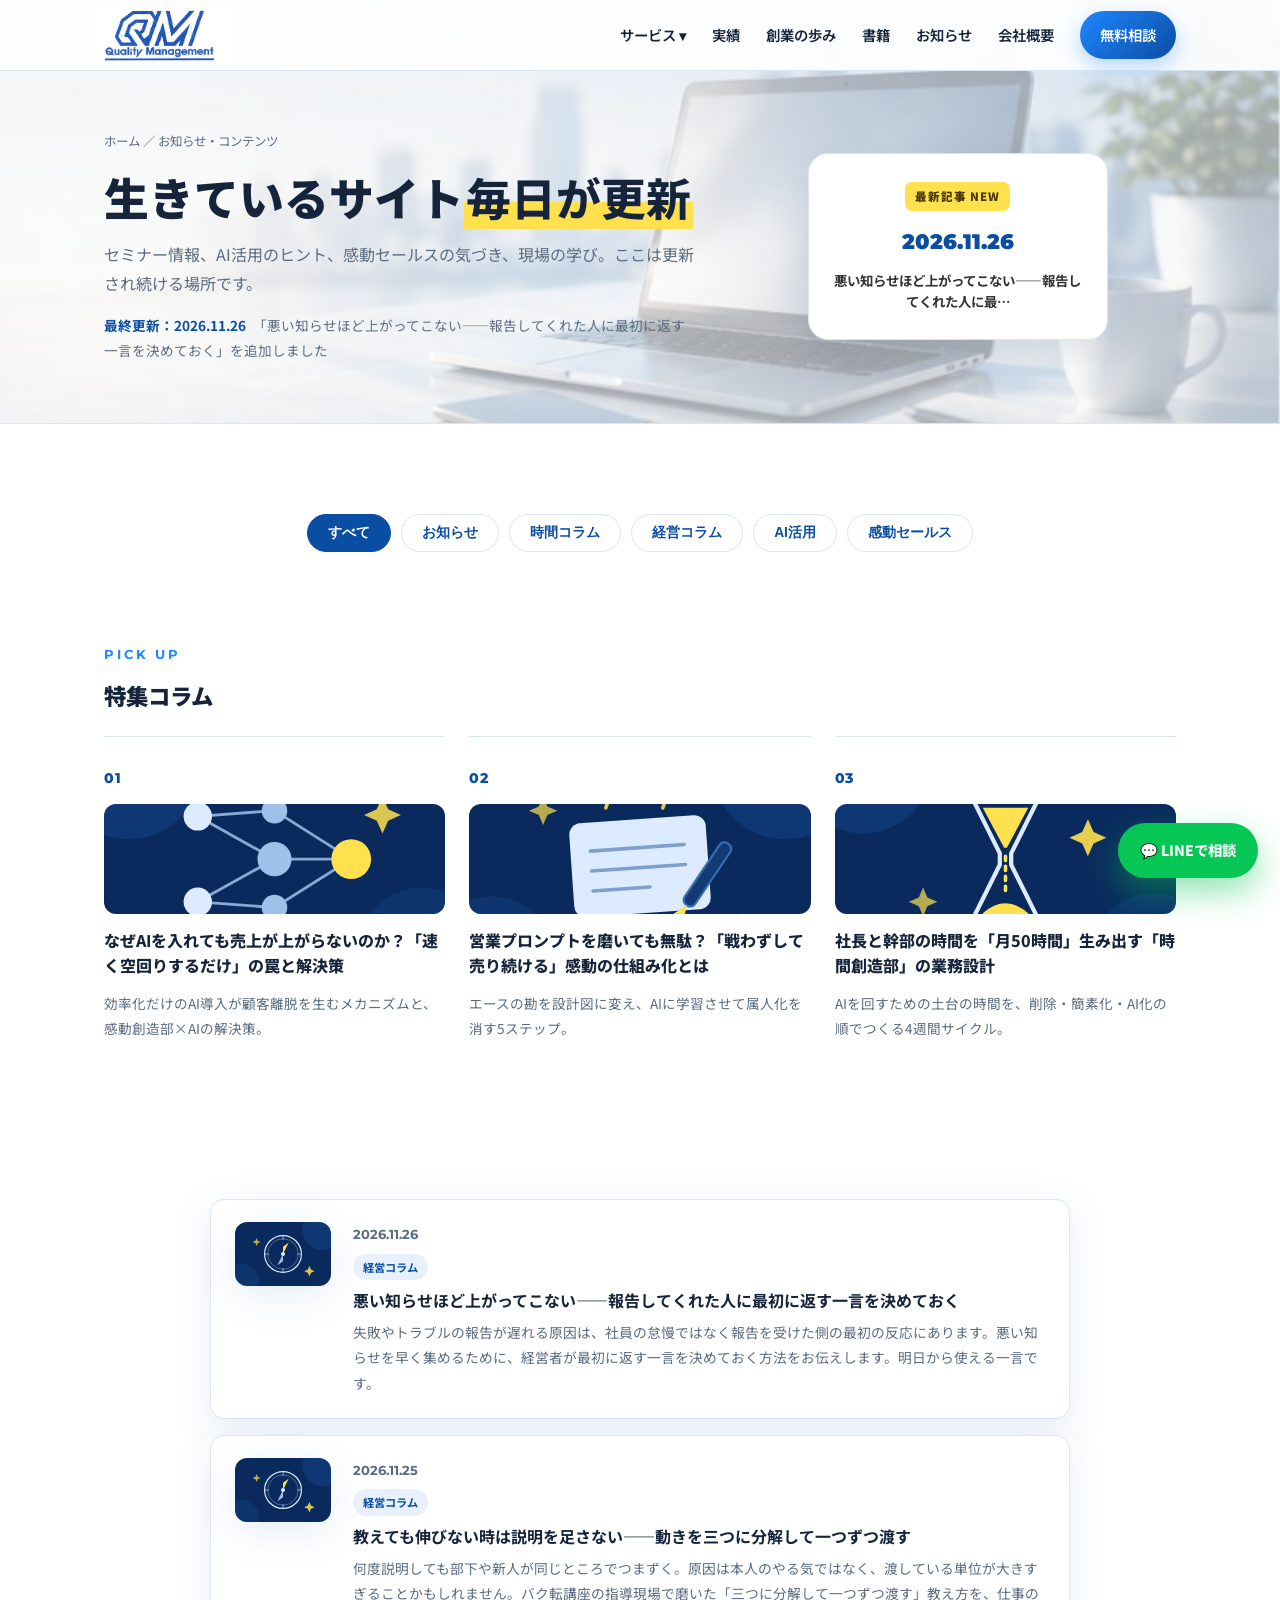
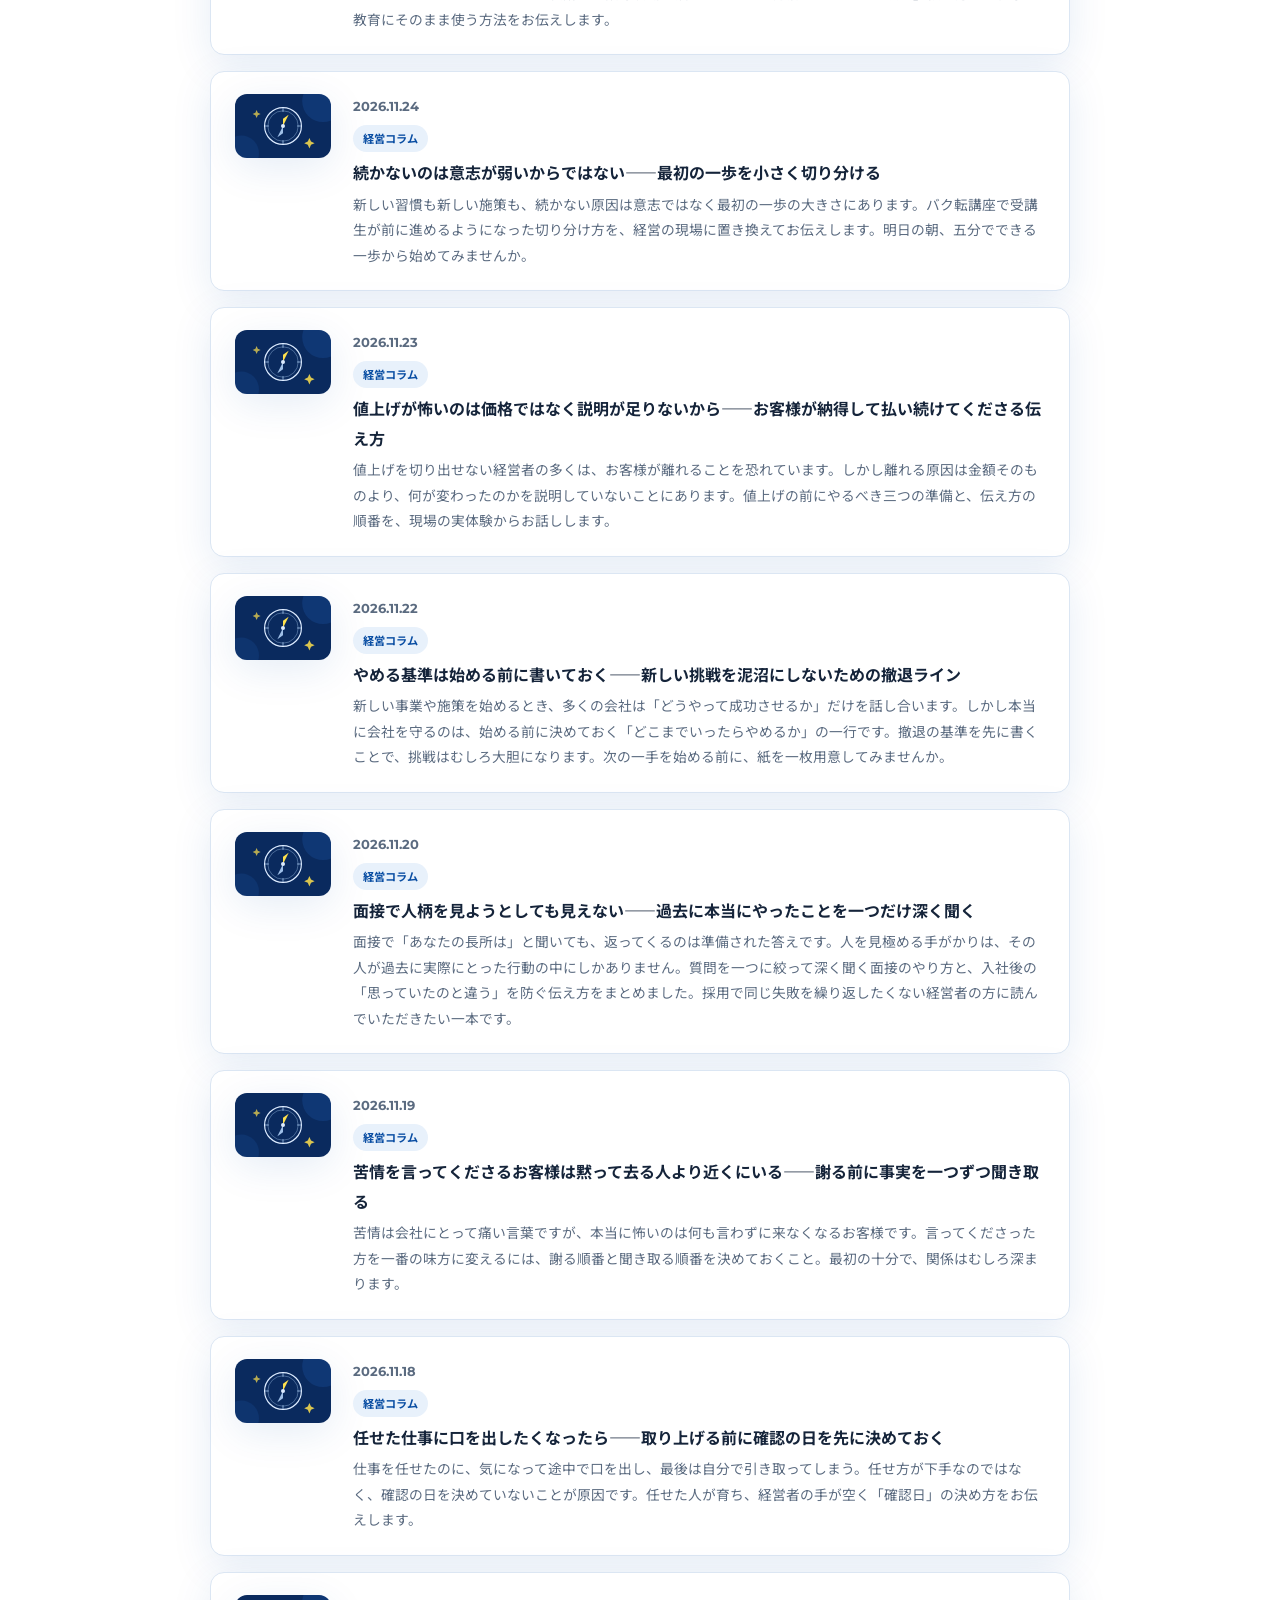
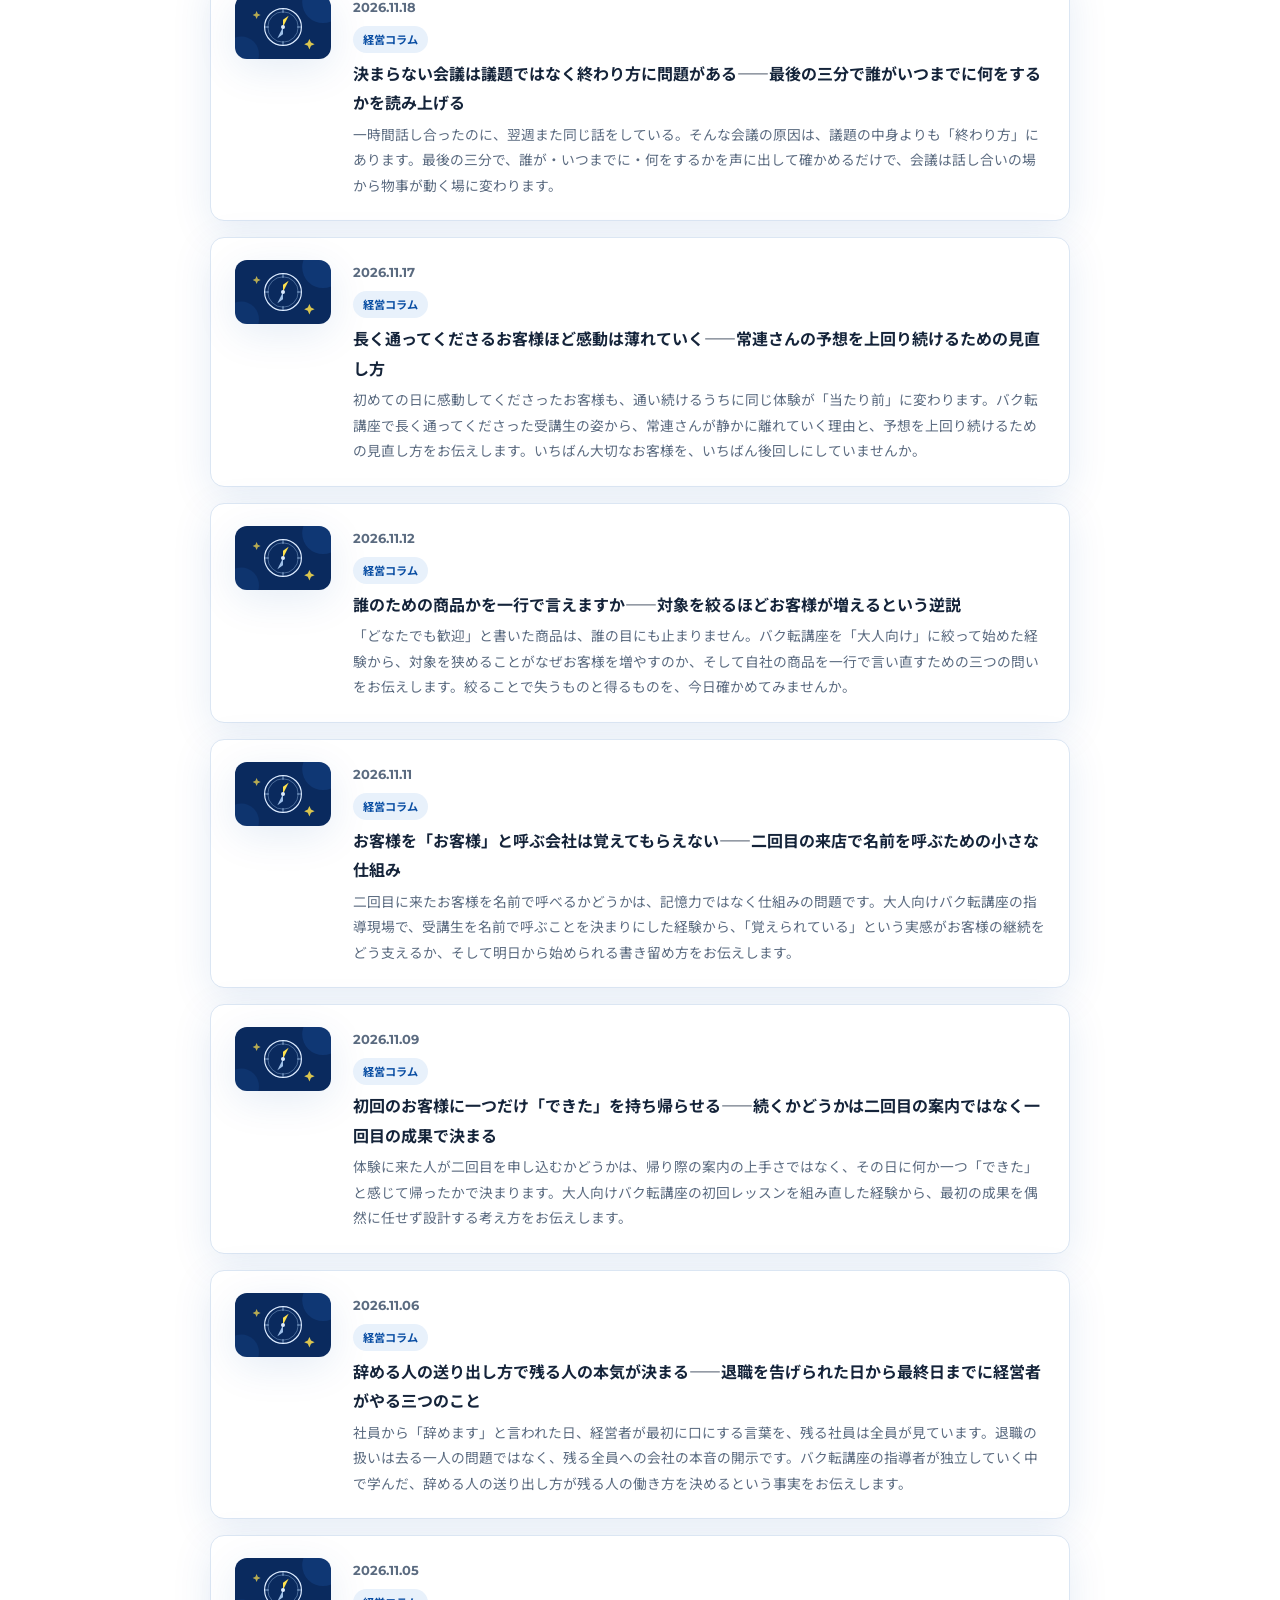
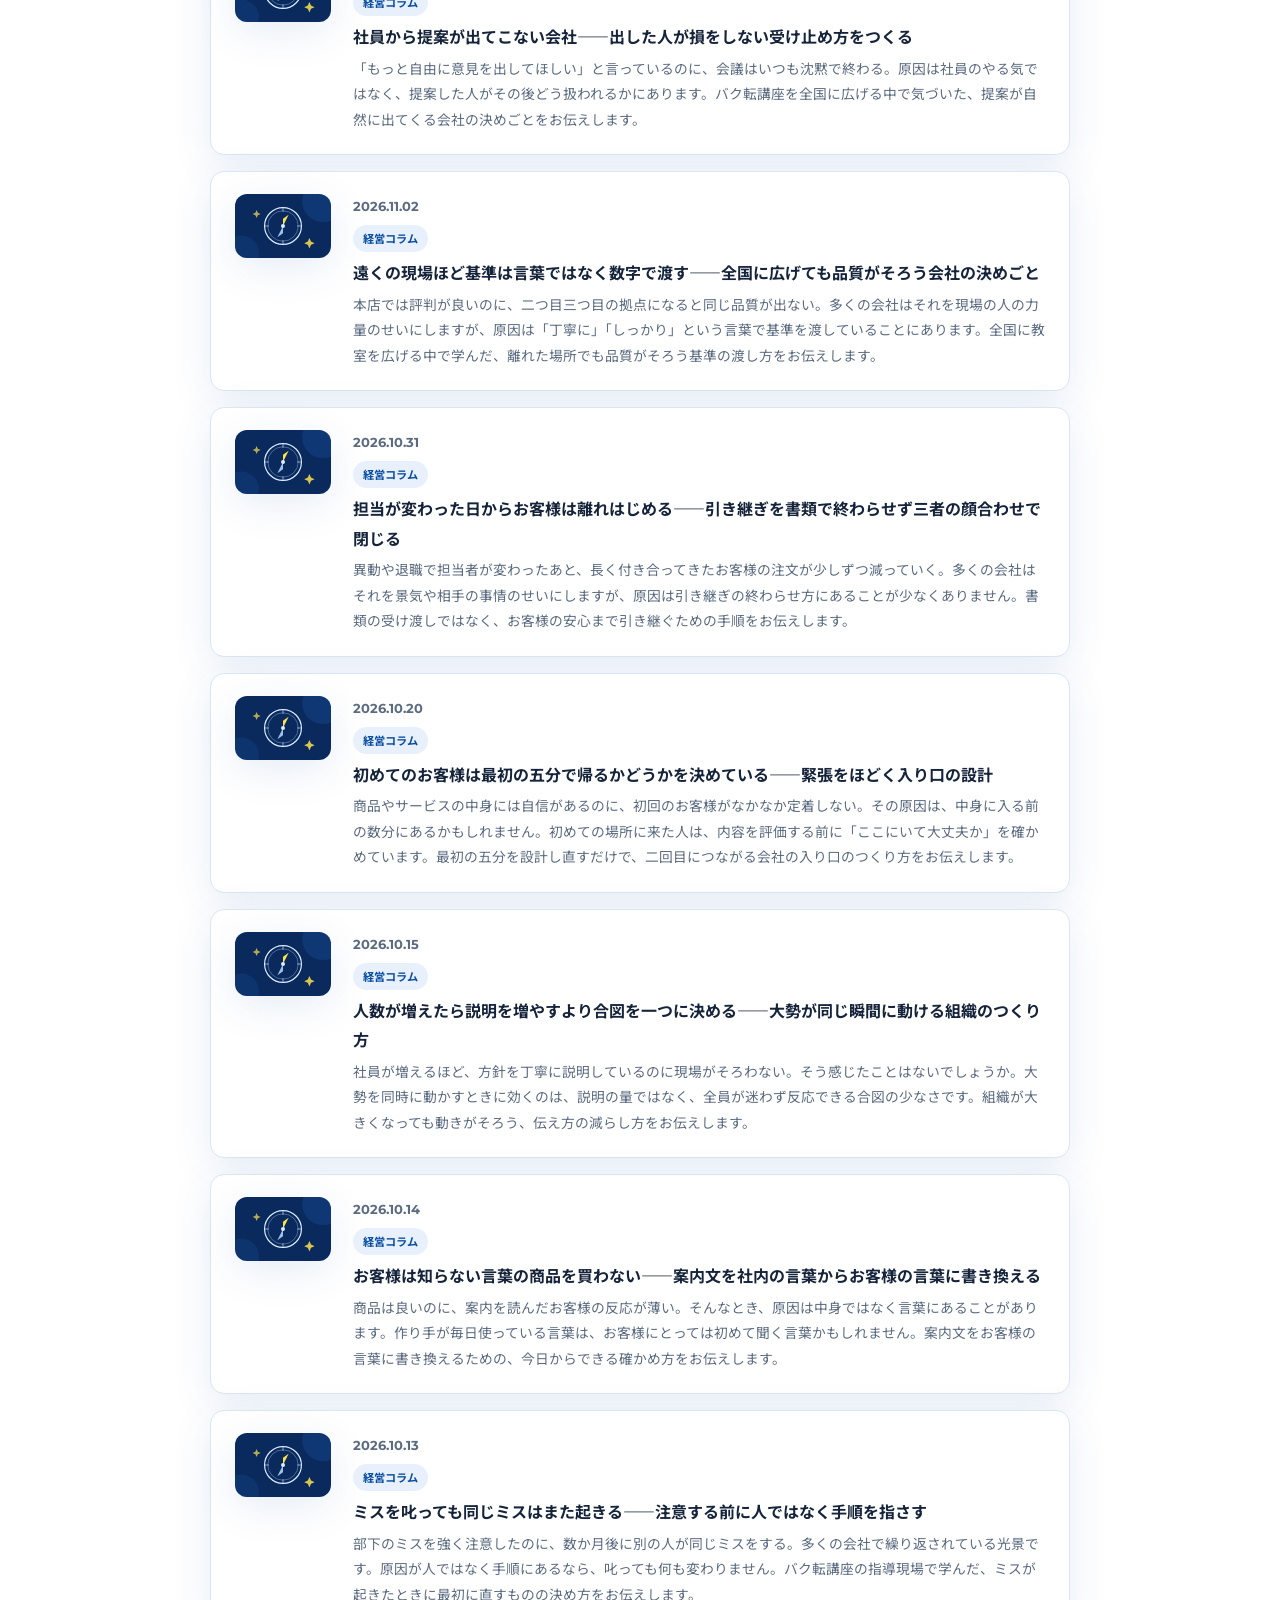
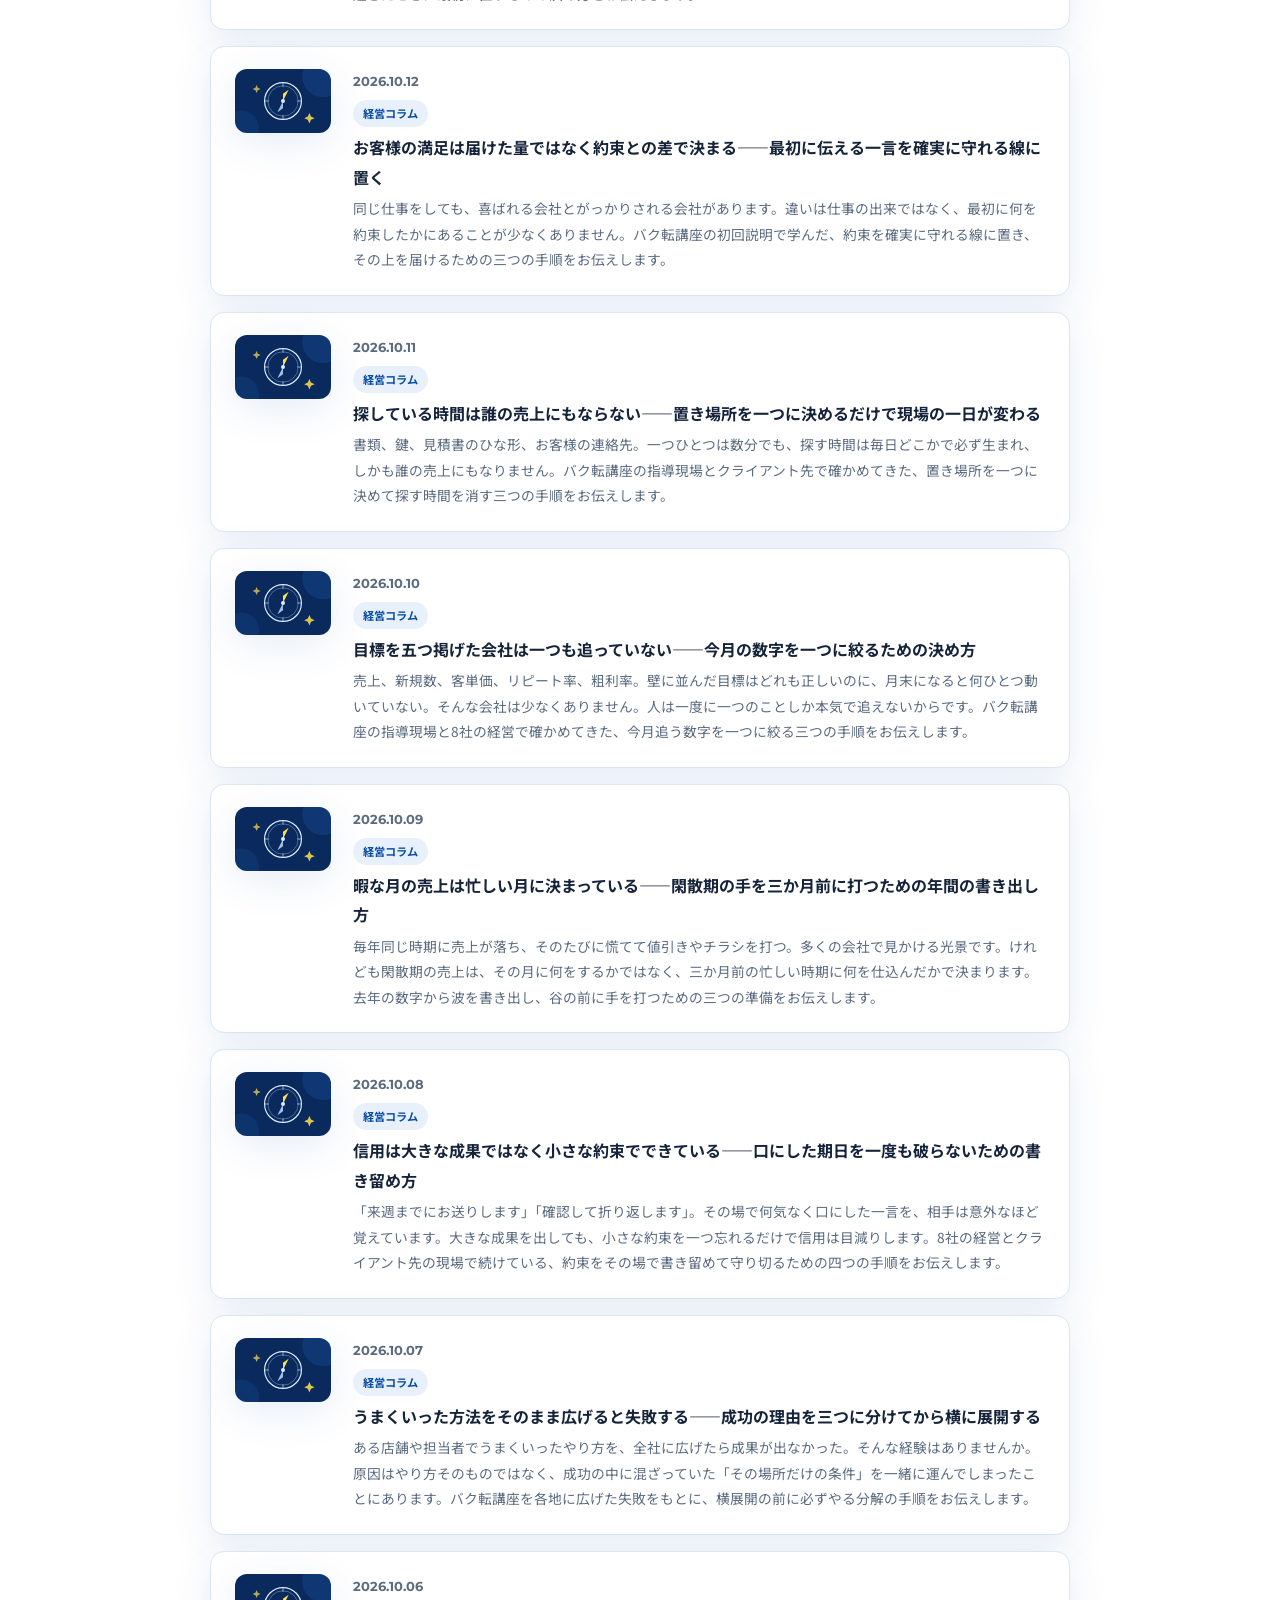
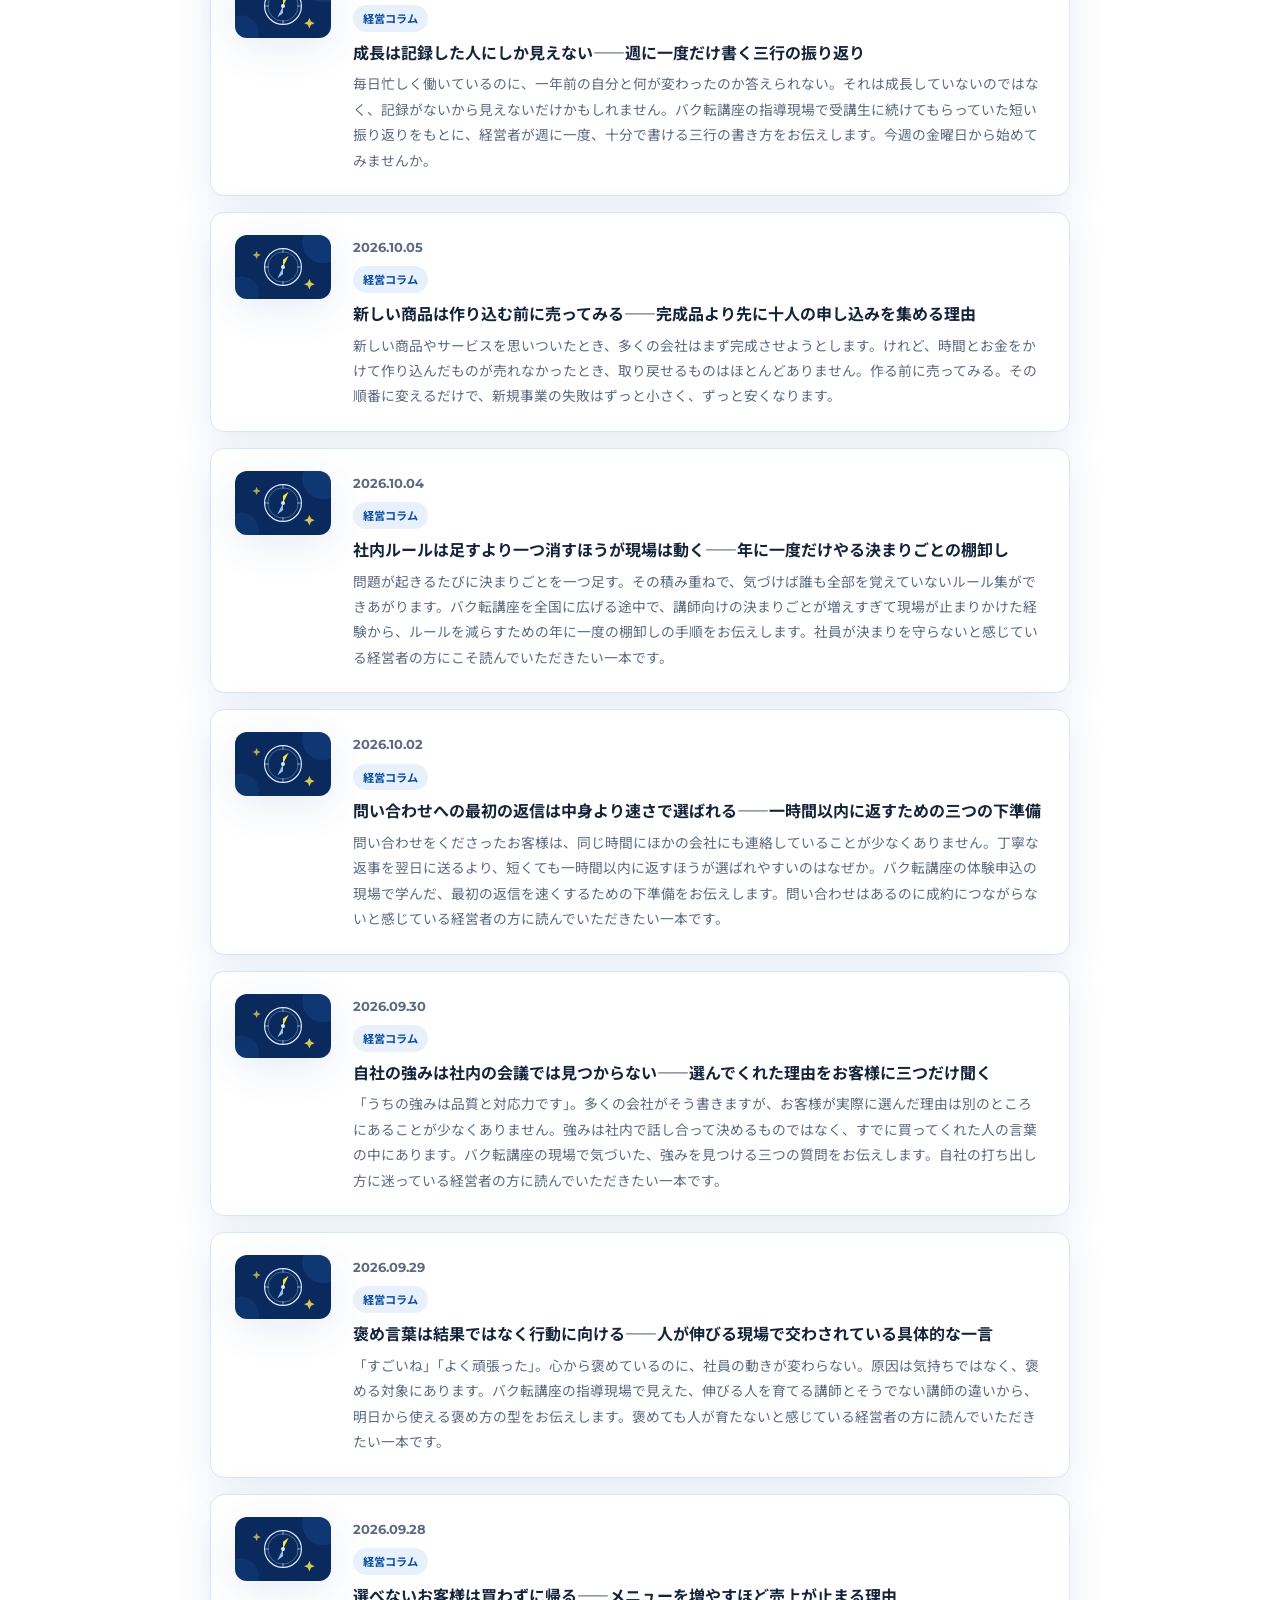
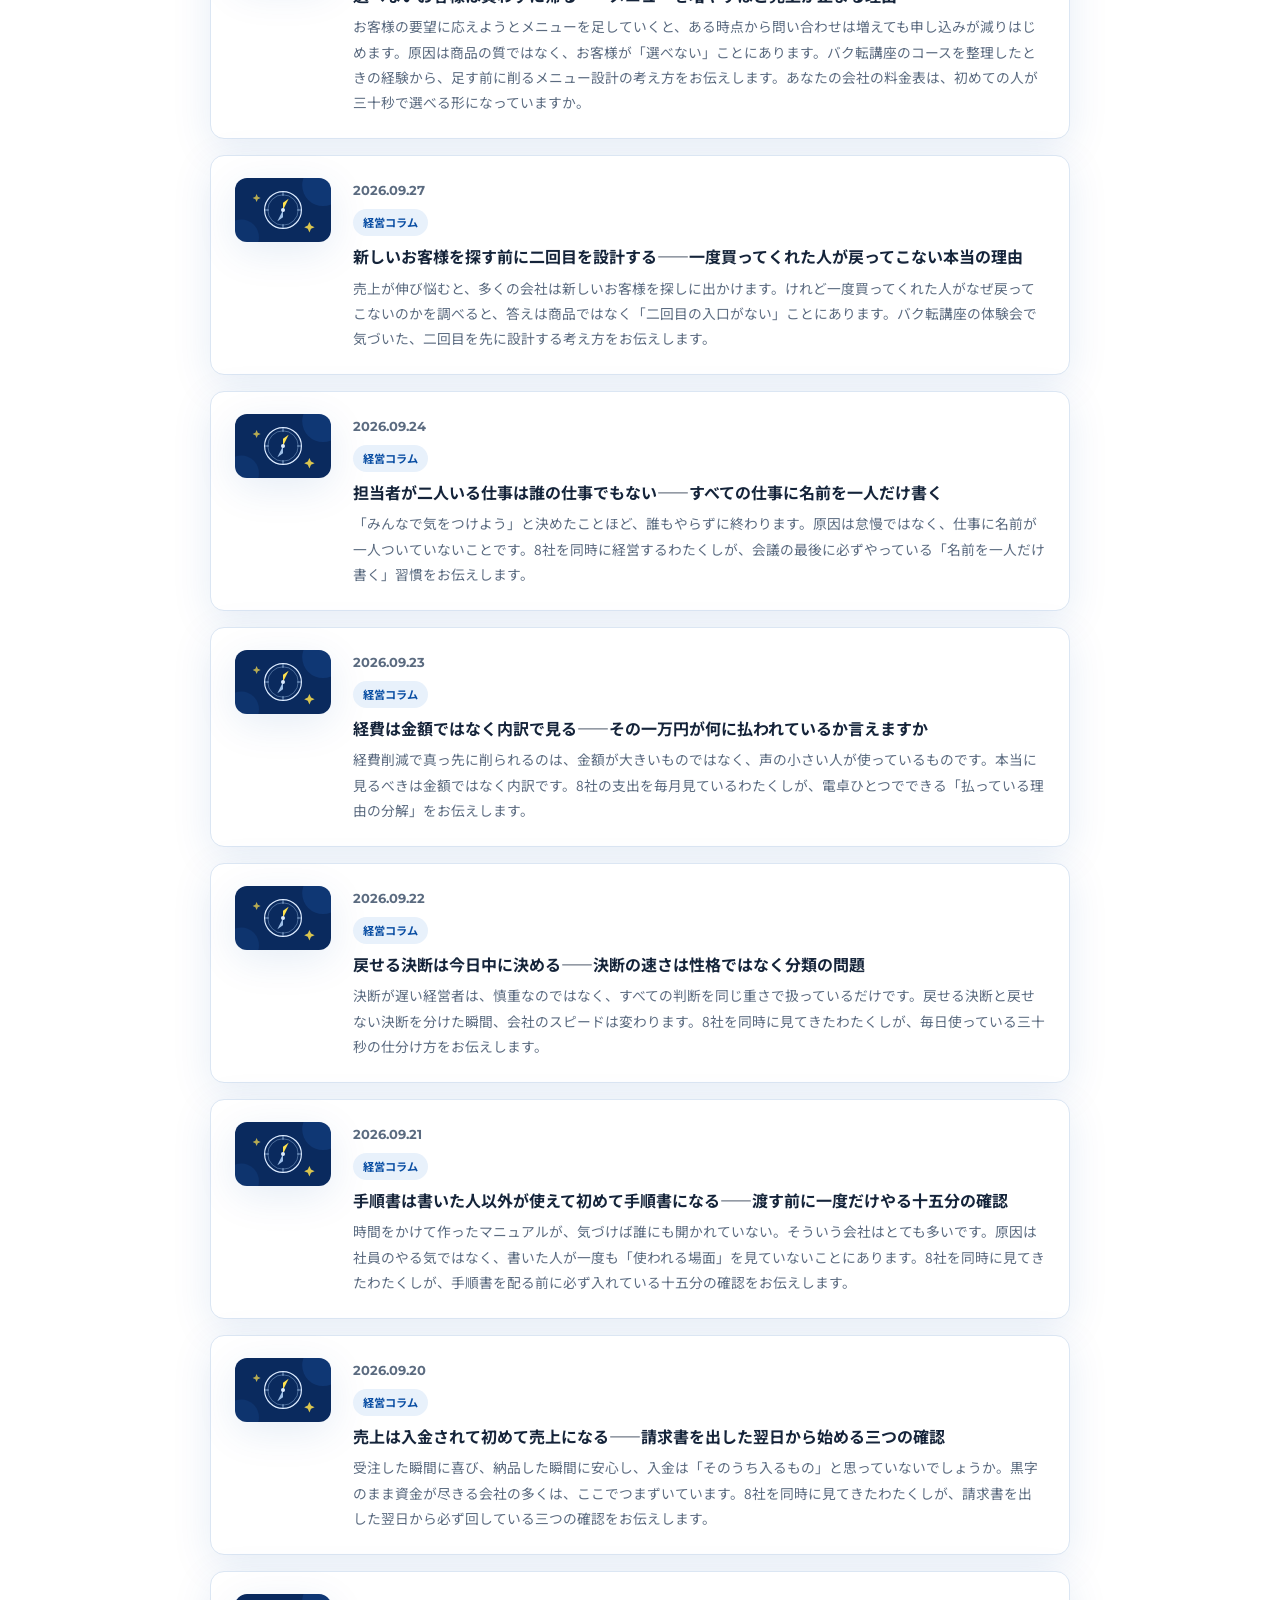
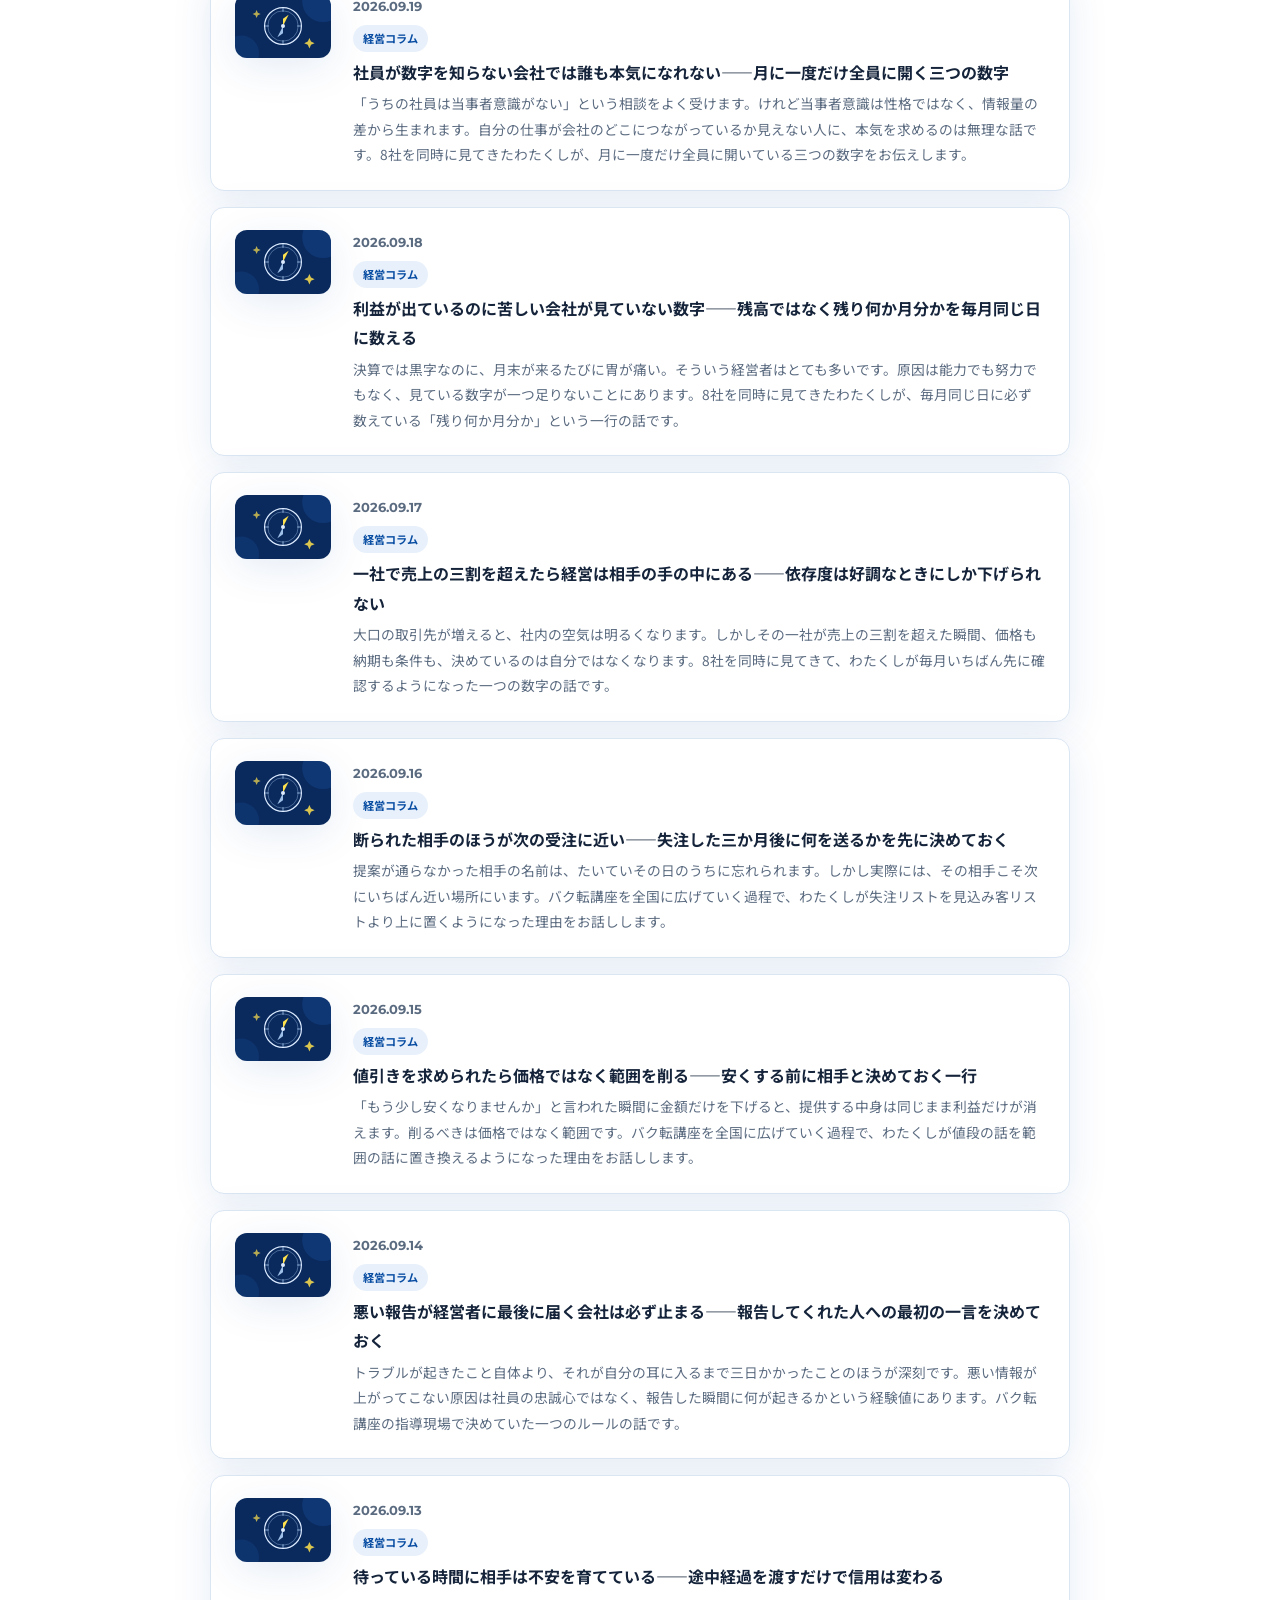
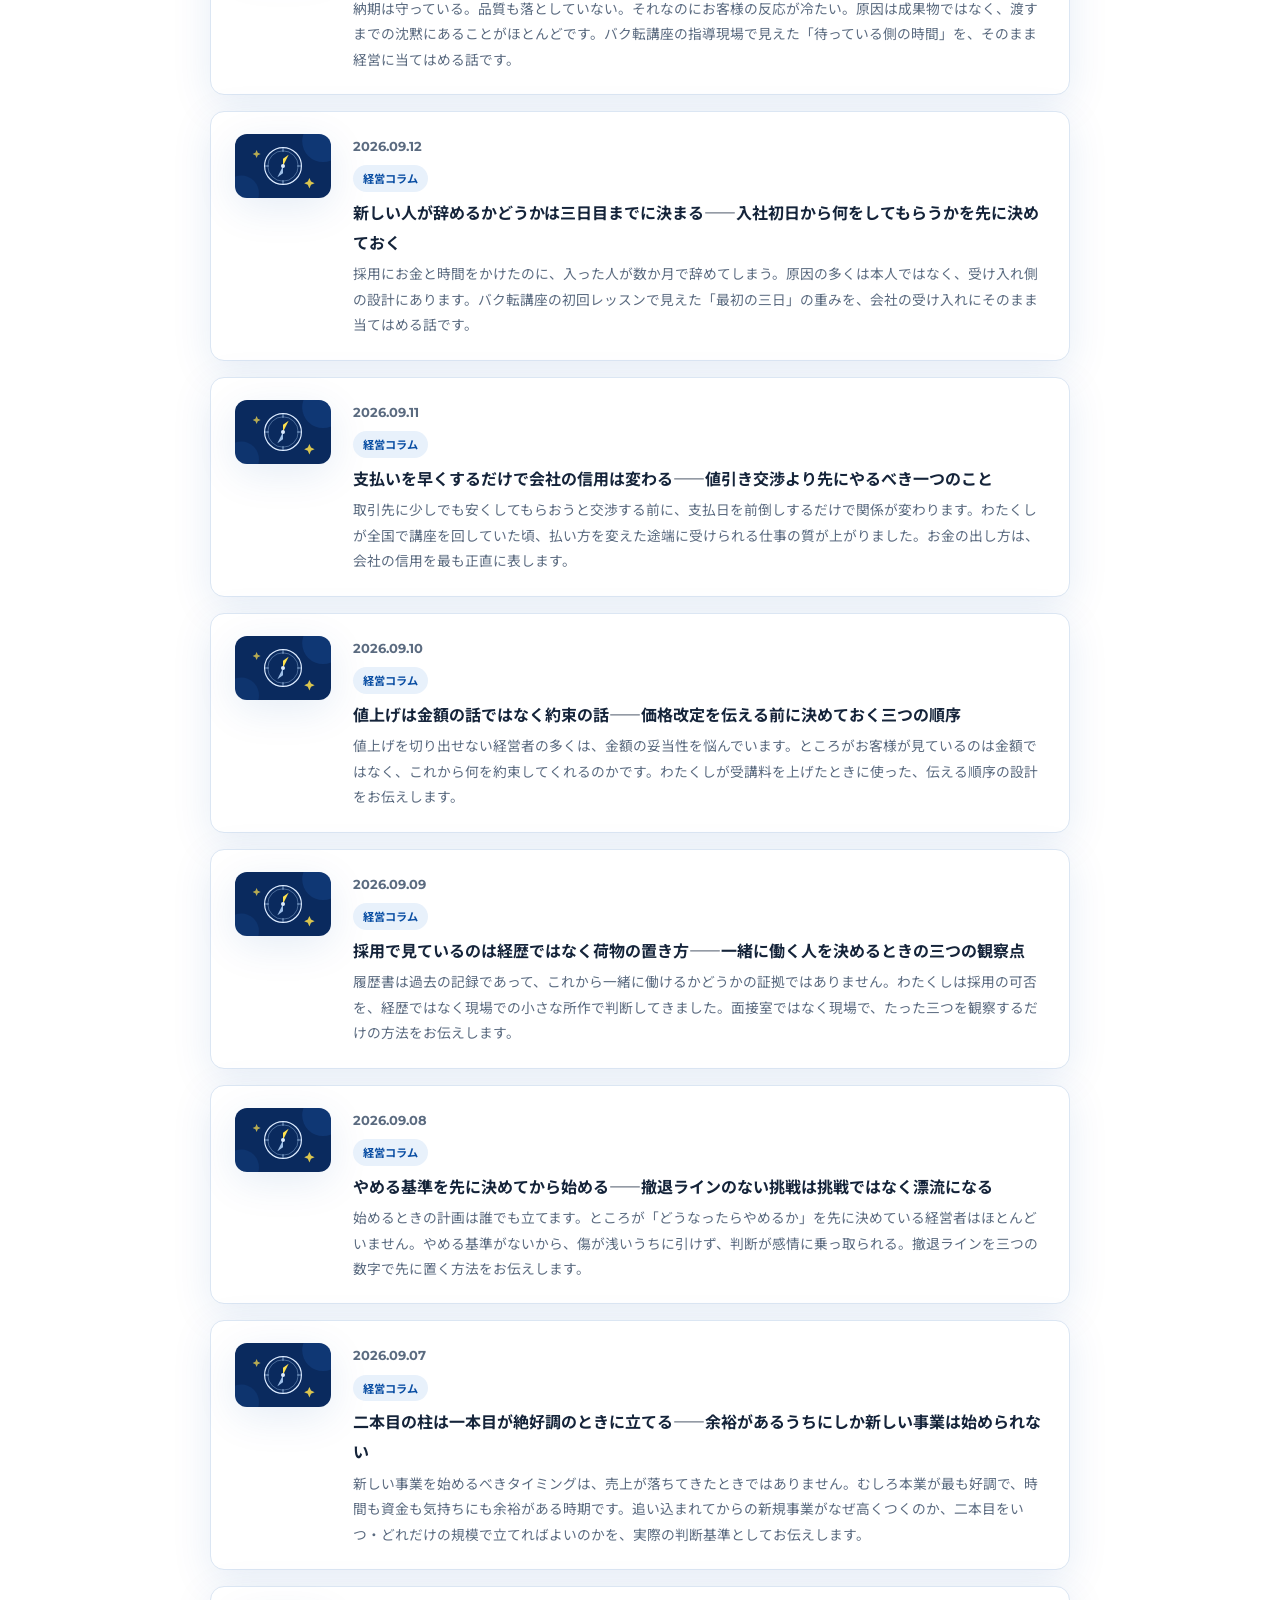
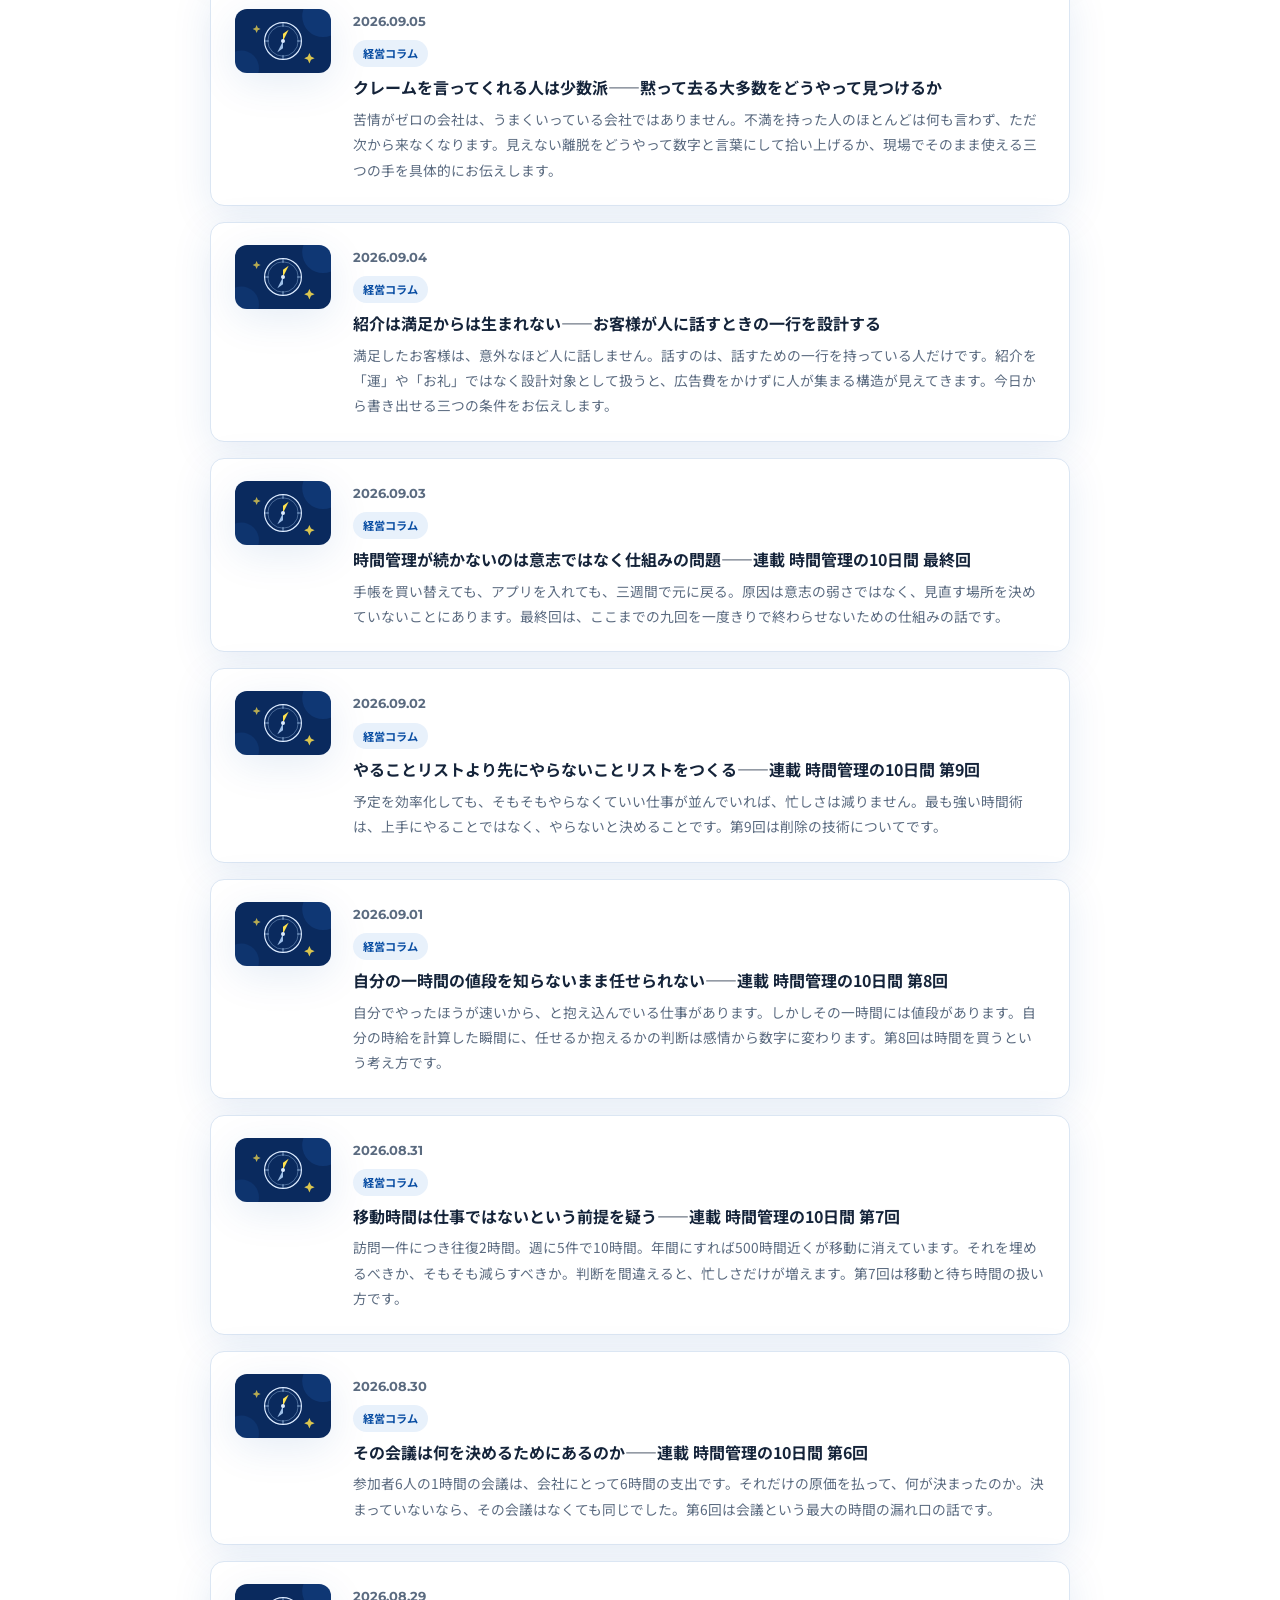
<file: blog.html>
<!DOCTYPE html>
<html lang="ja">
<head>
<meta charset="UTF-8">
<!-- Google tag (gtag.js) -->
<script async src="https://www.googletagmanager.com/gtag/js?id=G-LE3FV124PM"></script>
<script>
  window.dataLayer = window.dataLayer || [];
  function gtag(){dataLayer.push(arguments);}
  gtag("js", new Date());
  gtag("config", "G-LE3FV124PM", { send_page_view: false });
</script>
<meta name="viewport" content="width=device-width, initial-scale=1.0">
<title>お知らせ・コンテンツ｜AI活用・感動セールス・時間創造のコラム｜株式会社クオリティマネジメント</title>
<meta name="description" content="セミナー情報、AI活用のヒント、感動セールスの気づき、時間創造・経営哲学まで。株式会社クオリティマネジメントが毎日更新するコラムとお知らせのアーカイブページです。">
<link rel="canonical" href="https://qmw.co.jp/blog.html">
<meta property="og:type" content="website">
<meta property="og:title" content="お知らせ・コンテンツ｜株式会社クオリティマネジメント">
<meta property="og:description" content="セミナー情報、AI活用のヒント、感動セールスの気づき、現場の学び。クオリティマネジメントが毎日発信する、生きているコンテンツページ。">
<meta property="og:url" content="https://qmw.co.jp/blog.html">
<meta property="og:site_name" content="株式会社クオリティマネジメント">
<meta property="og:locale" content="ja_JP">
<meta name="twitter:card" content="summary">
<script type="application/ld+json">
{"@context":"https://schema.org","@graph":[{"@type":"WebPage","@id":"https://qmw.co.jp/blog.html#webpage","url":"https://qmw.co.jp/blog.html","name":"お知らせ・コンテンツ｜株式会社クオリティマネジメント","inLanguage":"ja","isPartOf":{"@type":"WebSite","@id":"https://qmw.co.jp/#website"},"about":{"@type":"Organization","@id":"https://qmw.co.jp/#organization"}},{"@type":"BreadcrumbList","itemListElement":[{"@type":"ListItem","position":1,"name":"ホーム","item":"https://qmw.co.jp/"},{"@type":"ListItem","position":2,"name":"お知らせ・コンテンツ"}]}]}
</script>
<link rel="preconnect" href="https://fonts.googleapis.com"><link rel="preconnect" href="https://fonts.gstatic.com" crossorigin>
<link href="https://fonts.googleapis.com/css2?family=Noto+Sans+JP:wght@400;500;700;900&family=Montserrat:wght@600;700;800&family=Yomogi&display=swap" rel="stylesheet">
<link rel="stylesheet" href="assets/style.css">
</head>
<body>

<header>
  <div class="wrap nav">
    <a href="index.html" class="logo"><img src="assets/qm-logo.jpg" alt="株式会社クオリティマネジメント" class="logo-img"></a>
    <nav class="nav-menu" id="navMenu">
      <div class="has-drop"><span>サービス ▾</span><div class="drop">
        <a href="index.html#ai" data-svc="ai">AI×感動工房<small>メイン商材／感動のAI仕組み化</small></a>
        <a href="seminar-sales.html" data-svc="sales">感動創造部セミナー<small>お客様の喜びを100倍</small></a>
        <a href="seminar-time.html" data-svc="time">タイムマネジメントセミナー<small>時間を創造する経営</small></a>
        <a href="index.html#works" data-svc="works">業務内容・請負相談<small>イベント・舞台関係も相談可</small></a>
      </div></div>
      <a href="results.html">実績</a><a href="story.html">創業の歩み</a><a href="books.html">書籍</a><a href="blog.html">お知らせ</a><a href="company.html">会社概要</a>
      <a href="index.html#contact" class="nav-cta">無料相談</a>
    </nav>
    <button class="menu-btn" id="menuBtn" aria-label="メニュー">☰</button>
  </div>
</header>

<section class="page-hero theme-gray has-img hero-bg-blog">
  <div class="wrap">
    <div class="page-hero-grid">
      <div>
        <div class="breadcrumb"><a href="index.html">ホーム</a> ／ お知らせ・コンテンツ</div>
        <h1>生きているサイト<span class="marker">毎日が更新</span></h1>
        <p>セミナー情報、AI活用のヒント、感動セールスの気づき、現場の学び。ここは更新され続ける場所です。</p>
        <div id="lastUpdateLine" style="margin-top:14px;font-size:.85rem;color:var(--gray)"></div>
      </div>
      <div class="page-hero-deco">
        <a id="latestDeco" href="#" style="display:block;text-decoration:none;color:inherit;cursor:pointer;background:#fff;border:1.5px solid var(--line);border-radius:20px;padding:26px 24px;text-align:center;width:100%;max-width:300px;box-shadow:0 14px 40px rgba(6,47,99,.12);transition:.2s">
          <div style="font-size:.72rem;font-weight:900;letter-spacing:.08em;color:#fff;background:#ffe14d;color:#4a3800;display:inline-block;border-radius:7px;padding:4px 10px;margin-bottom:12px">最新記事 NEW</div>
          <div id="decoDate" style="font-family:'Montserrat',sans-serif;font-weight:900;font-size:1.3rem;color:var(--blue);margin-bottom:8px">最新更新日</div>
          <div id="decoTitle" style="font-size:.84rem;font-weight:700;color:#333;line-height:1.6">読み込み中…</div>
        </a>
      </div>
    </div>
  </div>
</section>

<!-- カテゴリ -->
<section style="padding-bottom:0">
  <div class="wrap center">
    <div class="cat-filter">
      <button class="btn btn-ghost active" data-cat="すべて">すべて</button>
      <button class="btn btn-ghost" data-cat="お知らせ">お知らせ</button>
      <button class="btn btn-ghost" data-cat="時間コラム">時間コラム</button>
      <button class="btn btn-ghost" data-cat="経営コラム">経営コラム</button>
      <button class="btn btn-ghost" data-cat="AI活用">AI活用</button>
      <button class="btn btn-ghost" data-cat="感動セールス">感動セールス</button>
    </div>
  </div>
</section>

<!-- 個別記事 -->
<section id="postArticle" hidden>
  <div class="wrap narrow">
    <a href="blog.html" class="more">← 記事一覧へ戻る</a>
    <article class="article-card">
      <div class="art-hero">
        <div class="post-meta" id="postMeta"></div>
        <h2 id="postTitle"></h2>
        <div id="artHero"></div>
      </div>
      <div class="article-body" id="postBody"></div>
      <div class="article-source" id="postSource"></div>
    </article>
  </div>
</section>

<!-- 特集コラム（静的） -->
<section style="padding-bottom:0">
  <div class="wrap">
    <span class="sec-label">Pick Up</span>
    <h2 class="sec-title" style="font-size:1.4rem;margin-bottom:24px">特集コラム</h2>
    <div class="grid-3" style="text-align:left">
      <a href="column-ai-karamawari.html" class="card" style="display:block;text-decoration:none;color:inherit"><img src="assets/cat-ai.svg" alt="AI活用コラムのイメージ画像" style="width:100%;height:110px;object-fit:cover;border-radius:12px;margin-bottom:14px;display:block"><h3 style="font-size:1rem;line-height:1.6">なぜAIを入れても売上が上がらないのか？「速く空回りするだけ」の罠と解決策</h3><p style="font-size:.85rem">効率化だけのAI導入が顧客離脱を生むメカニズムと、感動創造部×AIの解決策。</p></a>
      <a href="column-kando-shikumika.html" class="card" style="display:block;text-decoration:none;color:inherit"><img src="assets/cat-kando.svg" alt="感動セールスコラムのイメージ画像" style="width:100%;height:110px;object-fit:cover;border-radius:12px;margin-bottom:14px;display:block"><h3 style="font-size:1rem;line-height:1.6">営業プロンプトを磨いても無駄？「戦わずして売り続ける」感動の仕組み化とは</h3><p style="font-size:.85rem">エースの勘を設計図に変え、AIに学習させて属人化を消す5ステップ。</p></a>
      <a href="column-jikan-souzou.html" class="card" style="display:block;text-decoration:none;color:inherit"><img src="assets/cat-jikan.svg" alt="時間コラムのイメージ画像" style="width:100%;height:110px;object-fit:cover;border-radius:12px;margin-bottom:14px;display:block"><h3 style="font-size:1rem;line-height:1.6">社長と幹部の時間を「月50時間」生み出す「時間創造部」の業務設計</h3><p style="font-size:.85rem">AIを回すための土台の時間を、削除・簡素化・AI化の順でつくる4週間サイクル。</p></a>
    </div>
  </div>
</section>

<!-- 記事リスト -->
<section>
  <div class="wrap">
    <div class="post-list" id="postList"></div>
    <div class="update-guide">
      <b>毎日更新の運用</b>
      <span>記事は <code>assets/blog-posts.js</code> に1件追記するだけで増やせます。アメブロ・Facebook投稿と連動する場合は、各記事の <code>sourceUrl</code> に投稿URLを入れます。</span>
    </div>
  </div>
</section>

<!-- 発信チャネル -->
<section class="bg-sky">
  <div class="wrap center">
    <span class="sec-label">Follow</span>
    <h2 class="sec-title reveal">いつでも、つながれます。</h2>
    <p class="sec-lead reveal">最新の発信は、LINE・メルマガ・noteでも受け取れます。</p>
    <div class="grid-3" style="margin-top:46px;text-align:left">
      <div class="card reveal"><div class="c-ico">💬</div><h3>LINE公式</h3><p>セミナー案内・無料相談はこちらから。</p><a href="https://line.me/R/ti/p/%40171hzbls" target="_blank" rel="noopener" class="menu-body" style="color:var(--blue);font-weight:700">友だち追加 →</a></div>
      <div class="card reveal"><div class="c-ico">✉</div><h3>メルマガ「マサルでござる」</h3><p>現場の気づきを定期配信。［登録URLは公開前に接続］</p></div>
      <div class="card reveal"><div class="c-ico">📝</div><h3>note</h3><p>事例や考え方をじっくり。［noteのURLを差し込み］</p></div>
    </div>
  </div>
</section>

<section id="contact">
  <div class="wrap">
    <div class="cta reveal">
      <h2>気になったら、まず一言。</h2>
      <p>「うちでもできる？」からで大丈夫です。無料相談はLINE・メールで受け付けています。</p>
      <div class="cta-btns">
        <a href="https://line.me/R/ti/p/%40171hzbls" target="_blank" rel="noopener" class="btn btn-line">LINEで相談</a>
        <a href="mailto:yabemasaru23@gmail.com" class="btn btn-primary">メールで問い合わせ →</a>
      </div>
    </div>
  </div>
</section>

<footer>
  <div class="wrap">
    <div class="foot-grid">
      <div><div class="foot-logo"><span class="mark" style="width:30px;height:30px;font-size:.78rem">QM</span>株式会社クオリティマネジメント</div><p>AI×感動マネジメントで、中小企業をリボーンさせる総合経営コンサルティング。</p></div>
      <div class="foot-col"><h4>サービス</h4><a href="index.html#ai">AIを活用した営業DX</a><a href="seminar-time.html">タイムマネジメント</a><a href="seminar-sales.html">営業戦略・感動セミナー</a></div>
      <div class="foot-col"><h4>会社</h4><a href="story.html">創業の歩み</a><a href="results.html">実績</a><a href="books.html">書籍</a><a href="blog.html">お知らせ</a><a href="company.html">会社概要</a></div>
      <div class="foot-col"><h4>お問い合わせ</h4><a href="https://line.me/R/ti/p/%40171hzbls" target="_blank" rel="noopener">LINEで相談</a><a href="mailto:yabemasaru23@gmail.com">メール</a><a href="index.html#contact">無料相談</a></div>
    </div>
    <div class="foot-bottom">© 2026 株式会社クオリティマネジメント. All Rights Reserved.</div>
  </div>
</footer>
<a href="https://line.me/R/ti/p/%40171hzbls" target="_blank" rel="noopener" class="float-line">💬 LINEで相談</a>
<script src="assets/site.js"></script>
<script src="assets/blog-posts.js"></script>
<script src="assets/blog.js"></script>
</body>
</html>
</file>
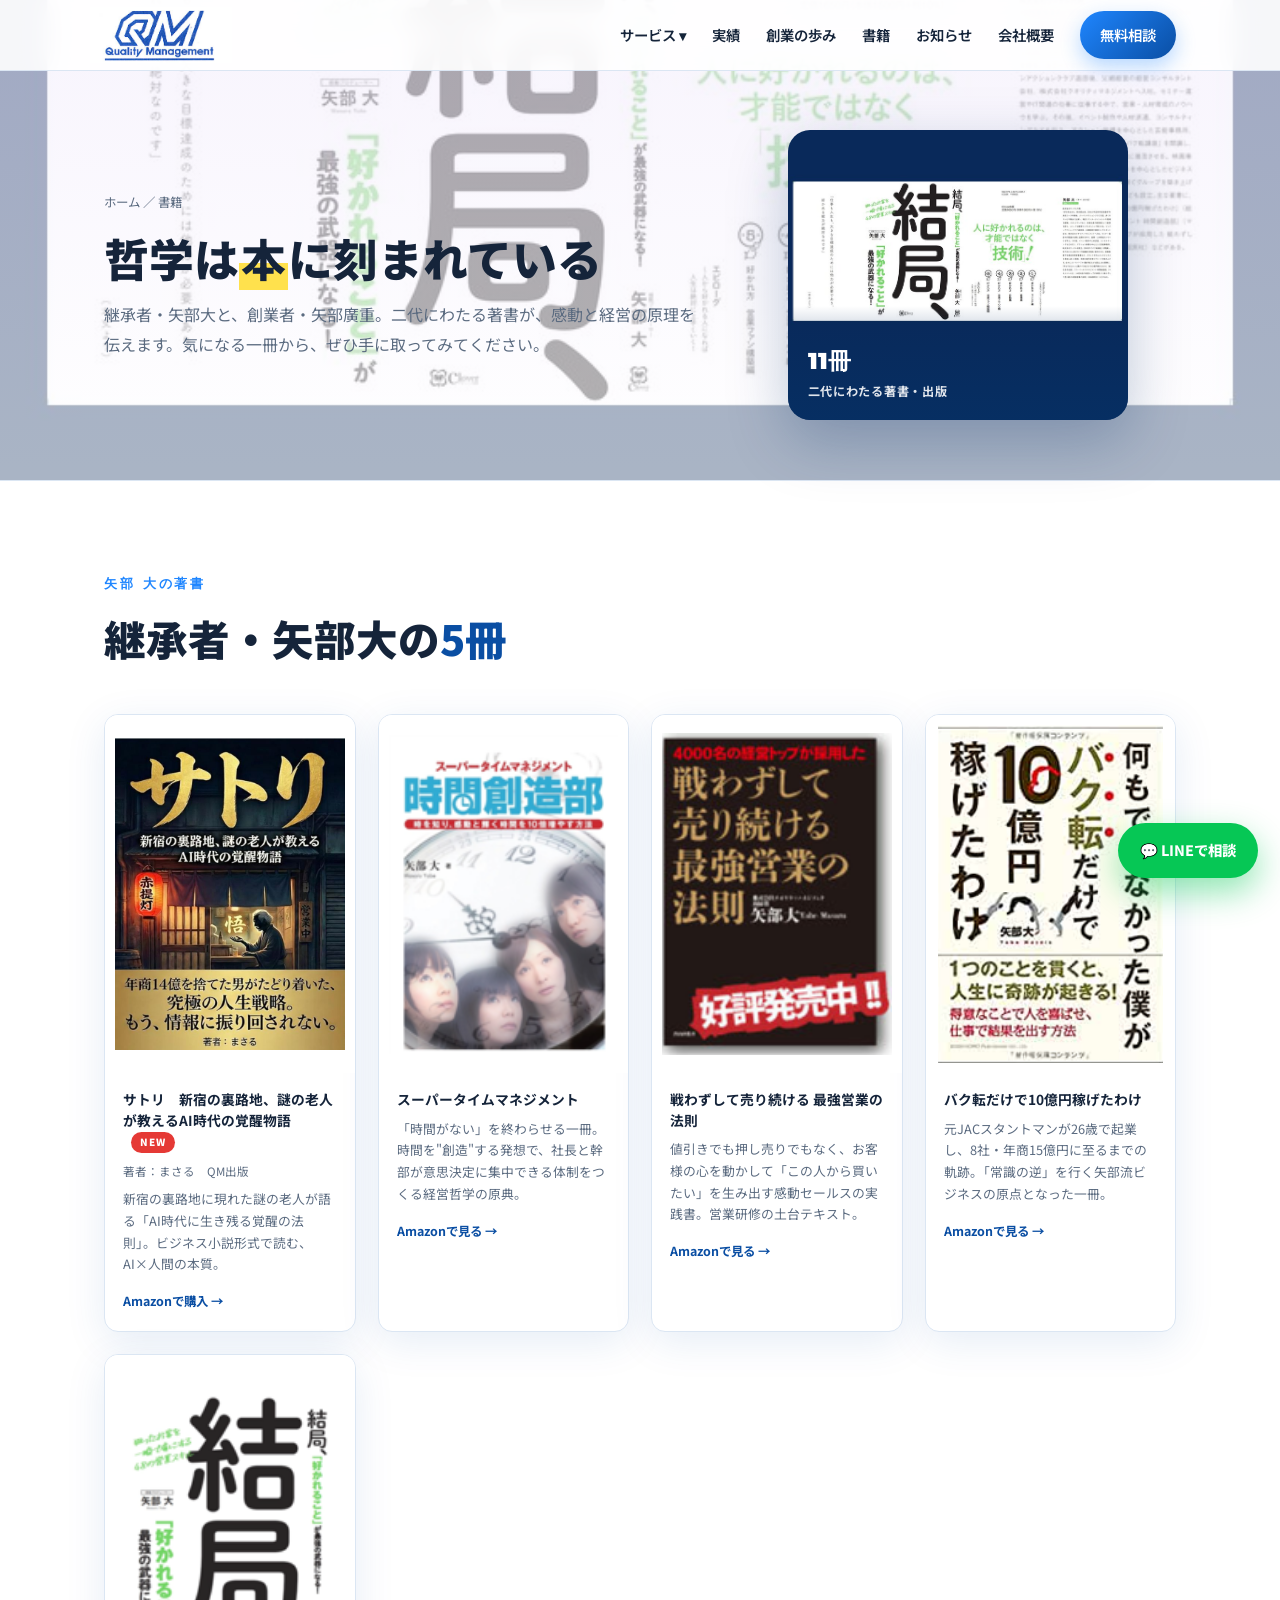
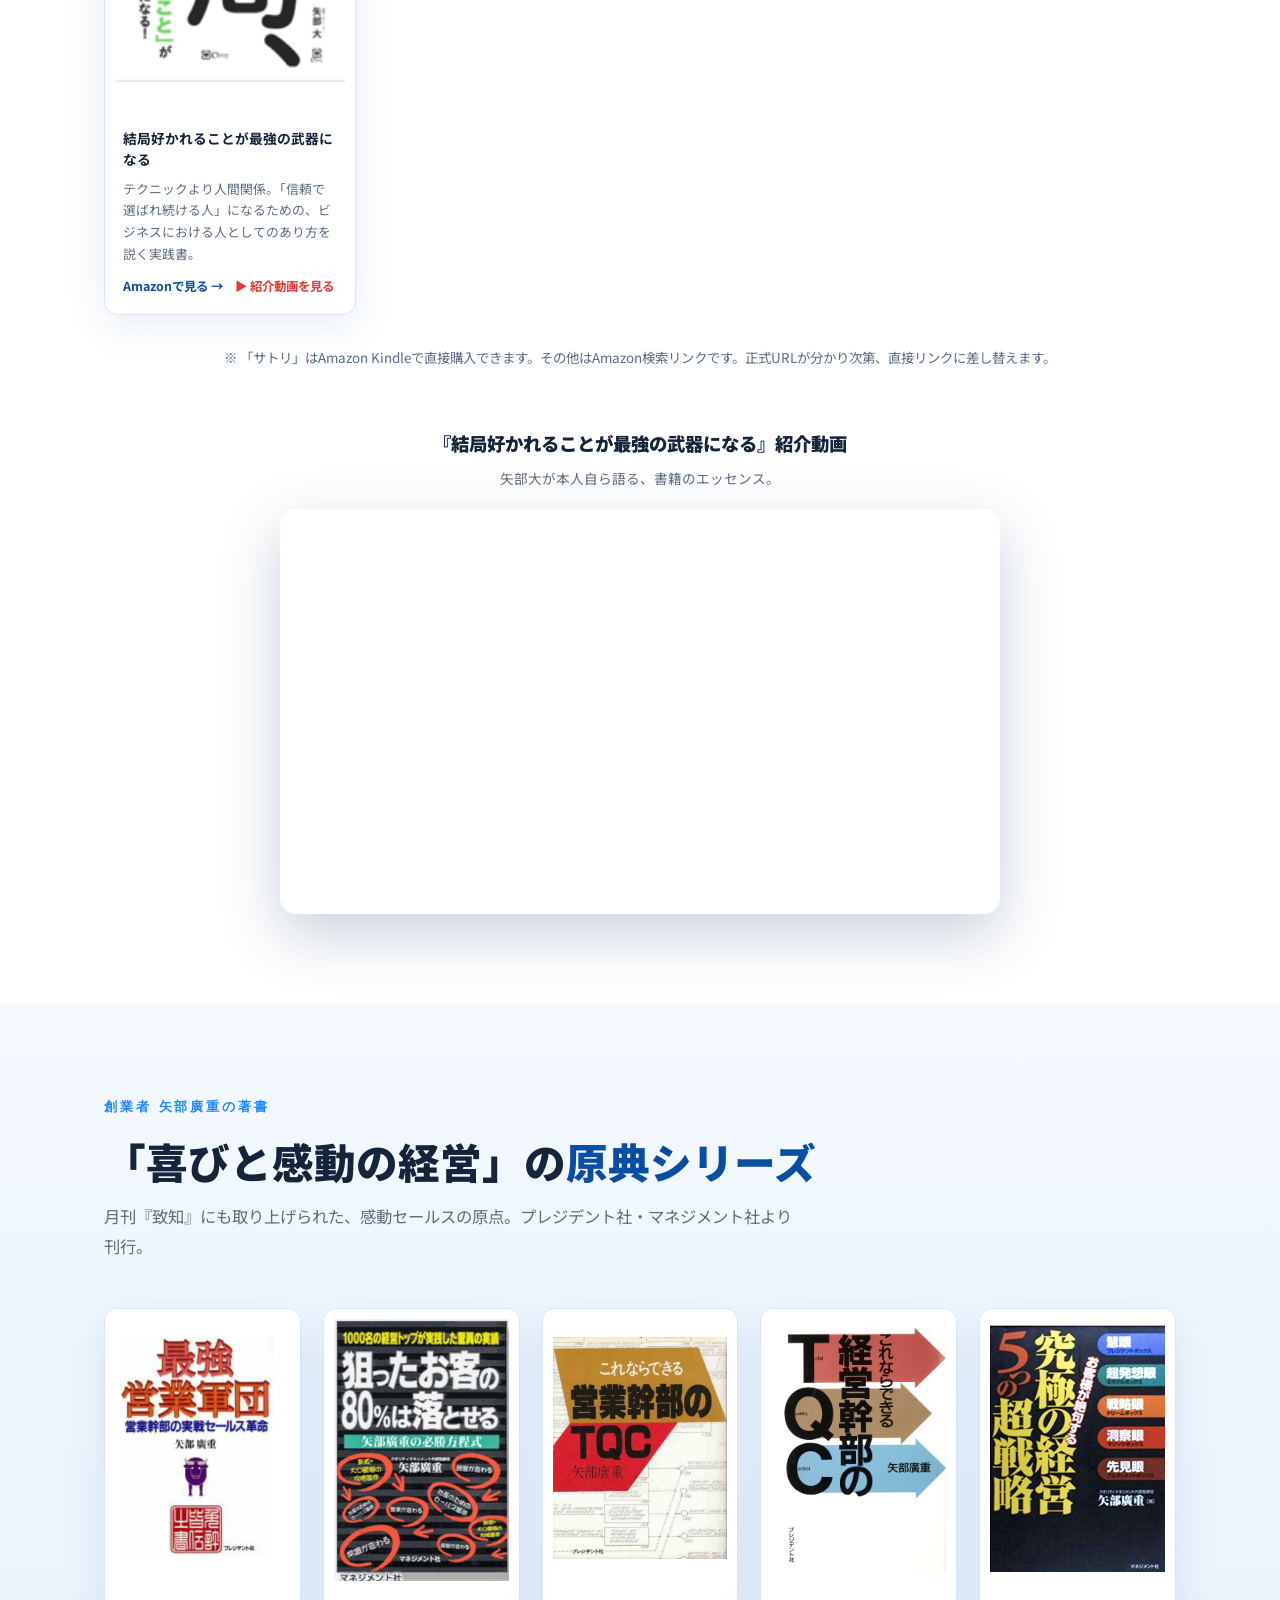
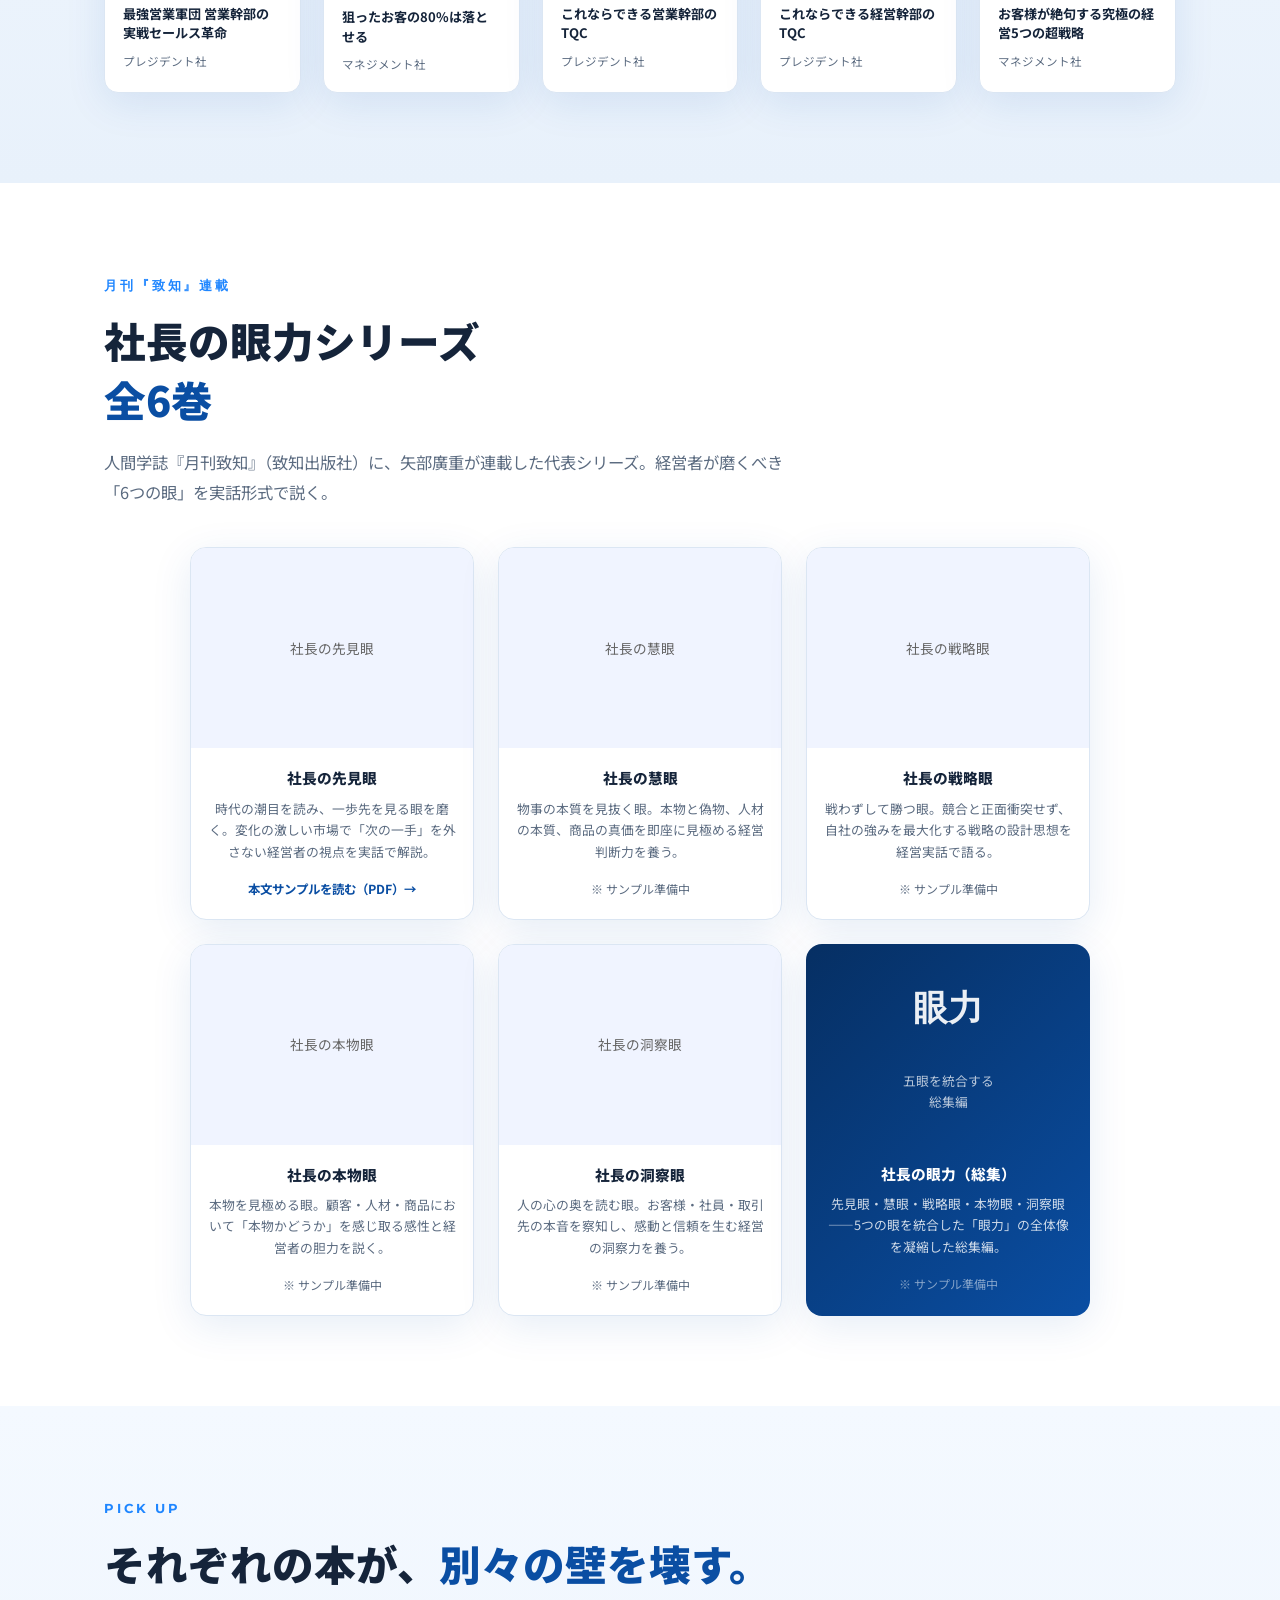
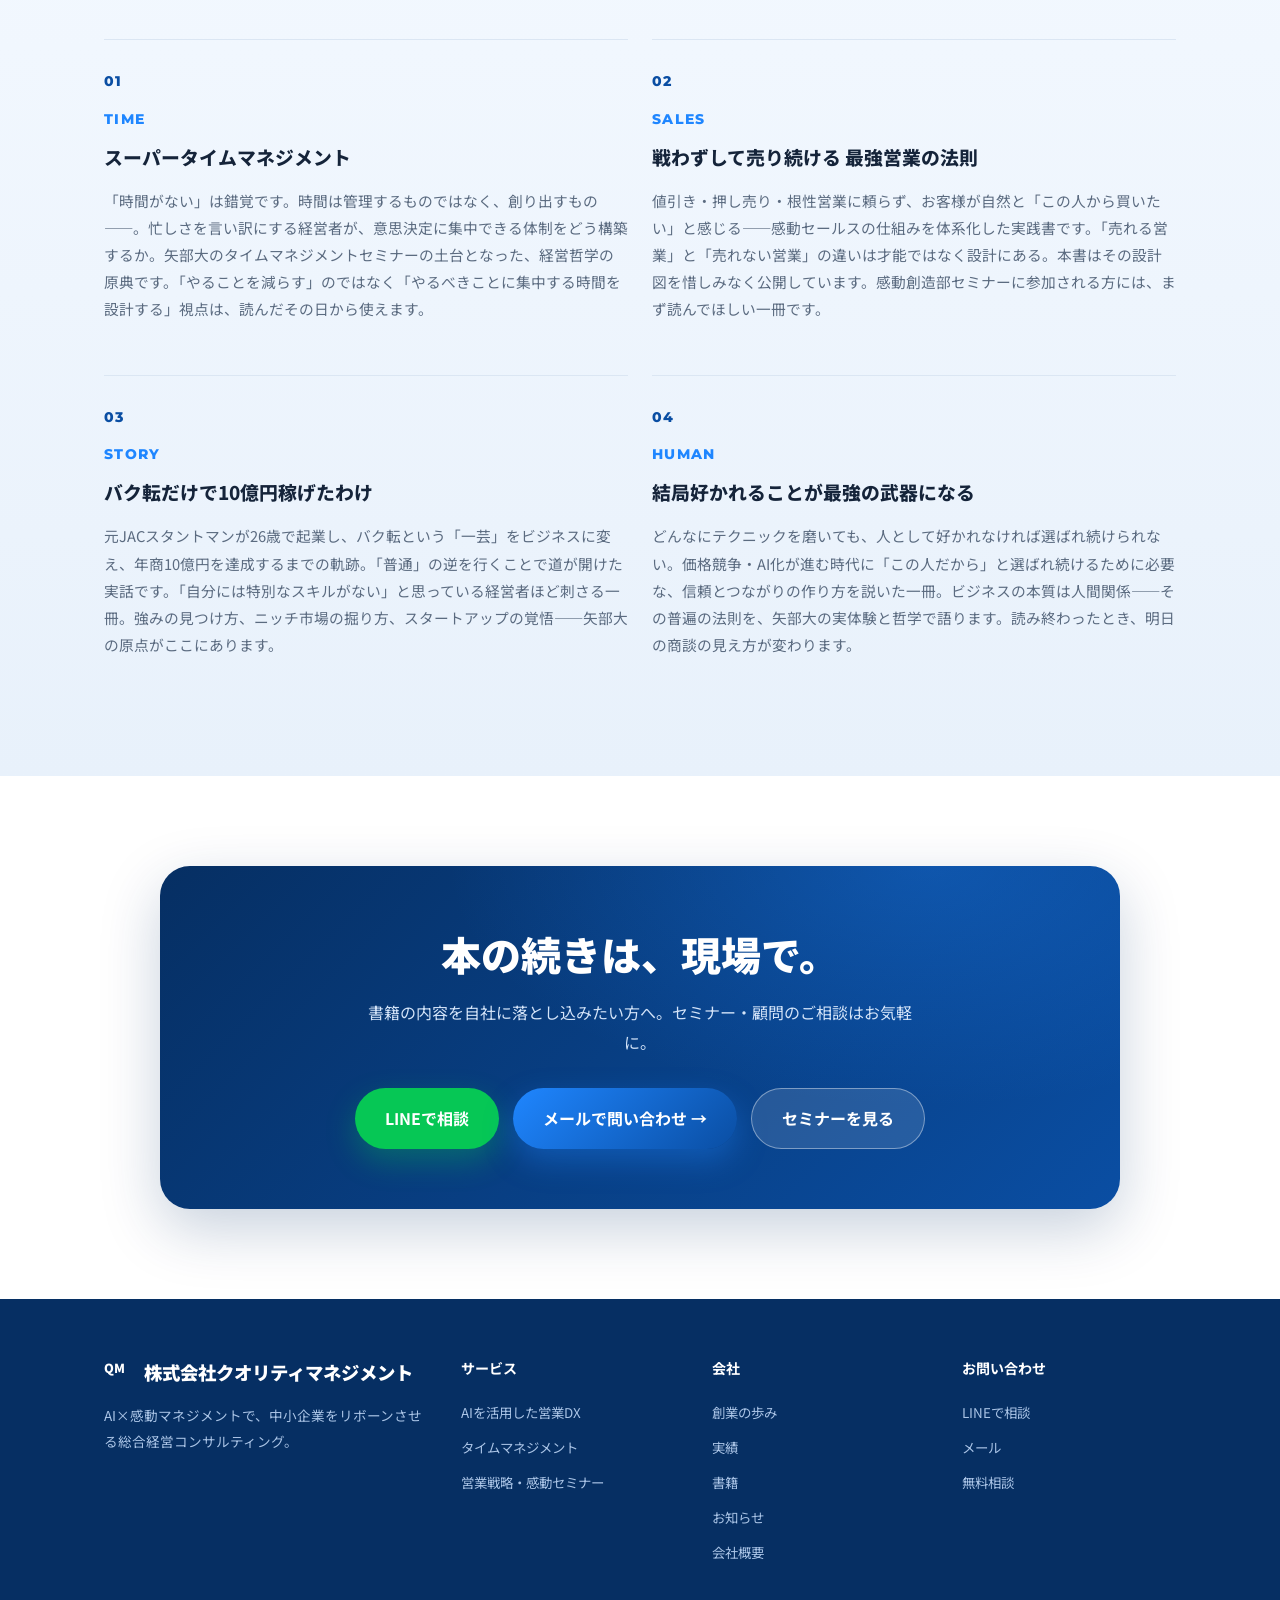
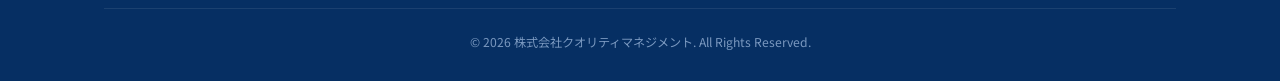
<file: books.html>
<!DOCTYPE html>
<html lang="ja">
<head>
<meta charset="UTF-8">
<!-- Google tag (gtag.js) -->
<script async src="https://www.googletagmanager.com/gtag/js?id=G-LE3FV124PM"></script>
<script>
  window.dataLayer = window.dataLayer || [];
  function gtag(){dataLayer.push(arguments);}
  gtag("js", new Date());
  gtag("config", "G-LE3FV124PM");
</script>
<meta name="viewport" content="width=device-width, initial-scale=1.0">
<title>書籍｜矢部大・創業者 矢部廣重の著書｜株式会社クオリティマネジメント</title>
<meta name="description" content="継承者・矢部大と創業者・矢部廣重、二代にわたる著書。『戦わずして売り続ける 最強営業の法則』『最強営業軍団』『狙ったお客の80%は落とせる』『お客様が絶句する究極の経営5つの超戦略』ほか。感動と経営の原理。">
<link rel="canonical" href="https://qmw.co.jp/books.html">
<meta property="og:type" content="website">
<meta property="og:title" content="書籍｜矢部大・創業者 矢部廣重の著書｜株式会社クオリティマネジメント">
<meta property="og:description" content="継承者・矢部大と創業者・矢部廣重、二代にわたる著書。『戦わずして売り続ける 最強営業の法則』『最強営業軍団』『狙ったお客の80%は落とせる』『お客様が絶句する究極の経営5つの超戦略』ほか。感動と経営の原理。">
<meta property="og:url" content="https://qmw.co.jp/books.html">
<meta property="og:site_name" content="株式会社クオリティマネジメント">
<meta property="og:locale" content="ja_JP">
<meta name="twitter:card" content="summary">
<script type="application/ld+json">
{"@context":"https://schema.org","@graph":[{"@type":"WebPage","@id":"https://qmw.co.jp/books.html#webpage","url":"https://qmw.co.jp/books.html","name":"書籍｜矢部大・創業者 矢部廣重の著書｜株式会社クオリティマネジメント","inLanguage":"ja","isPartOf":{"@type":"WebSite","@id":"https://qmw.co.jp/#website"},"about":{"@type":"Organization","@id":"https://qmw.co.jp/#organization"}},{"@type":"BreadcrumbList","itemListElement":[{"@type":"ListItem","position":1,"name":"ホーム","item":"https://qmw.co.jp/"},{"@type":"ListItem","position":2,"name":"書籍"}]}]}
</script>
<link rel="preconnect" href="https://fonts.googleapis.com"><link rel="preconnect" href="https://fonts.gstatic.com" crossorigin>
<link href="https://fonts.googleapis.com/css2?family=Noto+Sans+JP:wght@400;500;700;900&family=Montserrat:wght@600;700;800&family=Yomogi&display=swap" rel="stylesheet">
<link rel="stylesheet" href="assets/style.css">
<style>
.hiroshige-books{grid-template-columns:repeat(5,1fr)}
.genriki-books{grid-template-columns:repeat(3,1fr);max-width:720px;margin:40px auto 0}
@media(max-width:900px){.hiroshige-books,.genriki-books{grid-template-columns:repeat(2,1fr)}}
/* NEW バッジ */
.new-badge{display:inline-block;background:#e53935;color:#fff;font-size:.62rem;font-weight:900;padding:3px 9px;border-radius:20px;letter-spacing:.1em;vertical-align:middle;margin-left:8px;animation:badgeblink 1.1s ease-in-out infinite}
@keyframes badgeblink{0%,100%{opacity:1;transform:scale(1)}50%{opacity:.35;transform:scale(.92)}}
/* 眼力カード */
.genriki-grid{display:grid;grid-template-columns:repeat(3,1fr);gap:24px;margin:40px auto 0;max-width:900px}
.genriki-card{background:#fff;border:1px solid var(--line);border-radius:16px;overflow:hidden;box-shadow:var(--shadow)}
.genriki-cover{width:100%;height:200px;border:none;background:#f5f5f5;display:block}
.genriki-body{padding:16px}
.genriki-body .gt{font-weight:800;font-size:.92rem;color:var(--ink);margin-bottom:6px}
.genriki-body .gd{font-size:.8rem;color:var(--gray);line-height:1.7;margin-bottom:10px}
.genriki-body a{font-size:.78rem;color:var(--blue);font-weight:700}
@media(max-width:760px){.genriki-grid{grid-template-columns:repeat(2,1fr)}}
@media(max-width:480px){.genriki-grid{grid-template-columns:1fr}}
/* 眼力サンプル iframe */
.genriki-sample{width:100%;height:520px;border:1px solid var(--line);border-radius:14px;margin-top:36px;display:block}
</style>
</head>
<body>

<header>
  <div class="wrap nav">
    <a href="index.html" class="logo"><img src="assets/qm-logo.jpg" alt="株式会社クオリティマネジメント" class="logo-img"></a>
    <nav class="nav-menu" id="navMenu">
      <div class="has-drop"><span>サービス ▾</span><div class="drop">
        <a href="index.html#ai" data-svc="ai">AI×感動工房<small>メイン商材／感動のAI仕組み化</small></a>
        <a href="seminar-sales.html" data-svc="sales">感動創造部セミナー<small>お客様の喜びを100倍</small></a>
        <a href="seminar-time.html" data-svc="time">タイムマネジメントセミナー<small>時間を創造する経営</small></a>
        <a href="index.html#works" data-svc="works">業務内容・請負相談<small>イベント・舞台関係も相談可</small></a>
      </div></div>
      <a href="results.html">実績</a><a href="story.html">創業の歩み</a><a href="books.html">書籍</a><a href="blog.html">お知らせ</a><a href="company.html">会社概要</a>
      <a href="index.html#contact" class="nav-cta">無料相談</a>
    </nav>
    <button class="menu-btn" id="menuBtn" aria-label="メニュー">☰</button>
  </div>
</header>

<section class="page-hero theme-purple has-img hero-bg-books">
  <div class="wrap">
    <div class="page-hero-grid">
      <div>
        <div class="breadcrumb"><a href="index.html">ホーム</a> ／ 書籍</div>
        <h1>哲学は<span class="marker">本</span>に刻まれている</h1>
        <p>継承者・矢部大と、創業者・矢部廣重。二代にわたる著書が、感動と経営の原理を伝えます。気になる一冊から、ぜひ手に取ってみてください。</p>
      </div>
      <div class="page-hero-deco">
        <figure class="hero-visual">
          <img src="assets/photos/hero-books.jpg" alt="矢部廣重・矢部大の著書" width="760" height="620">
          <figcaption>
            <div class="hv-big">11冊</div>
            <div class="hv-label">二代にわたる著書・出版</div>
          </figcaption>
        </figure>
      </div>
    </div>
  </div>
</section>

<section>
  <div class="wrap">
    <span class="sec-label">矢部 大の著書</span>
    <h2 class="sec-title reveal" style="margin-bottom:32px">継承者・矢部大の<span class="hl">5冊</span></h2>
    <div class="book-grid">
      <div class="book reveal"><div class="book-cover"><img src="assets/photos/book6.jpg" alt="サトリ 新宿の裏路地、謎の老人が教えるAI時代の覚醒物語 表紙"></div><div class="book-info"><div class="t">サトリ　新宿の裏路地、謎の老人が教えるAI時代の覚醒物語<span class="new-badge">NEW</span></div><div style="font-size:.72rem;color:var(--gray);margin-bottom:6px">著者：まさる　QM出版</div><p style="font-size:.8rem;color:var(--gray);line-height:1.7;margin:6px 0 10px">新宿の裏路地に現れた謎の老人が語る「AI時代に生き残る覚醒の法則」。ビジネス小説形式で読む、AI×人間の本質。</p><a href="https://www.amazon.co.jp/dp/B0GLQ6Y29N" target="_blank" rel="noopener" style="color:var(--blue);font-weight:700">Amazonで購入 →</a></div></div>
      <div class="book reveal"><div class="book-cover"><img src="assets/photos/time.png" alt="スーパータイムマネジメント 表紙"></div><div class="book-info"><div class="t">スーパータイムマネジメント</div><p style="font-size:.8rem;color:var(--gray);line-height:1.7;margin:6px 0 10px">「時間がない」を終わらせる一冊。時間を"創造"する発想で、社長と幹部が意思決定に集中できる体制をつくる経営哲学の原典。</p><a href="https://www.amazon.co.jp/s?k=矢部大+スーパータイムマネジメント" target="_blank" rel="noopener">Amazonで見る →</a></div></div>
      <div class="book reveal"><div class="book-cover"><img src="assets/photos/tata.png" alt="戦わずして売り続ける 最強営業の法則 表紙"></div><div class="book-info"><div class="t">戦わずして売り続ける 最強営業の法則</div><p style="font-size:.8rem;color:var(--gray);line-height:1.7;margin:6px 0 10px">値引きでも押し売りでもなく、お客様の心を動かして「この人から買いたい」を生み出す感動セールスの実践書。営業研修の土台テキスト。</p><a href="https://www.amazon.co.jp/s?k=矢部大+戦わずして売り続ける" target="_blank" rel="noopener">Amazonで見る →</a></div></div>
      <div class="book reveal"><div class="book-cover"><img src="assets/photos/10oku.png" alt="バク転だけで10億円稼げたわけ 表紙"></div><div class="book-info"><div class="t">バク転だけで10億円稼げたわけ</div><p style="font-size:.8rem;color:var(--gray);line-height:1.7;margin:6px 0 10px">元JACスタントマンが26歳で起業し、8社・年商15億円に至るまでの軌跡。「常識の逆」を行く矢部流ビジネスの原点となった一冊。</p><a href="https://www.amazon.co.jp/s?k=矢部大+バク転だけで10億円" target="_blank" rel="noopener">Amazonで見る →</a></div></div>
      <div class="book reveal"><div class="book-cover"><img src="assets/photos/lastlove.png" alt="結局好かれることが最強の武器になる 表紙"></div><div class="book-info"><div class="t">結局好かれることが最強の武器になる</div><p style="font-size:.8rem;color:var(--gray);line-height:1.7;margin:6px 0 10px">テクニックより人間関係。「信頼で選ばれ続ける人」になるための、ビジネスにおける人としてのあり方を説く実践書。</p><div style="display:flex;gap:12px;flex-wrap:wrap;align-items:center"><a href="https://www.amazon.co.jp/s?k=矢部大+結局好かれることが最強の武器になる" target="_blank" rel="noopener">Amazonで見る →</a><a href="https://youtu.be/D6siD82E8s4" target="_blank" rel="noopener" style="color:#e53935;font-weight:700">▶ 紹介動画を見る</a></div></div></div>
    </div>
    <p class="form-note" style="margin-top:30px;text-align:center;color:var(--gray);font-size:.84rem">※ 「サトリ」はAmazon Kindleで直接購入できます。その他はAmazon検索リンクです。正式URLが分かり次第、直接リンクに差し替えます。</p>

    <div style="max-width:720px;margin:56px auto 0">
      <h3 style="font-size:1.15rem;font-weight:900;text-align:center;margin-bottom:6px">『結局好かれることが最強の武器になる』紹介動画</h3>
      <p style="text-align:center;color:var(--gray);font-size:.85rem;margin-bottom:18px">矢部大が本人自ら語る、書籍のエッセンス。</p>
      <div style="position:relative;padding-top:56.25%;border-radius:16px;overflow:hidden;box-shadow:var(--shadow-strong)">
        <iframe src="https://www.youtube.com/embed/D6siD82E8s4" title="結局好かれることが最強の武器になる 紹介動画" style="position:absolute;top:0;left:0;width:100%;height:100%;border:0" allow="accelerometer; autoplay; clipboard-write; encrypted-media; gyroscope; picture-in-picture" allowfullscreen loading="lazy"></iframe>
      </div>
    </div>
  </div>
</section>

<!-- 創業者・矢部廣重の著書 -->
<section class="bg-sky">
  <div class="wrap">
    <span class="sec-label">創業者 矢部廣重の著書</span>
    <h2 class="sec-title reveal" style="margin-bottom:10px">「喜びと感動の経営」の<span class="hl">原典シリーズ</span></h2>
    <p class="sec-lead reveal" style="margin-bottom:8px">月刊『致知』にも取り上げられた、感動セールスの原点。プレジデント社・マネジメント社より刊行。</p>
    <div class="book-grid hiroshige-books">
      <div class="book reveal"><div class="book-cover"><img src="assets/photos/hiroshige-saikyo.png" alt="最強営業軍団 営業幹部の実戦セールス革命 表紙"></div><div class="book-info"><div class="t" style="font-size:.82rem">最強営業軍団 営業幹部の実戦セールス革命</div><div style="font-size:.72rem;color:var(--gray)">プレジデント社</div></div></div>
      <div class="book reveal"><div class="book-cover"><img src="assets/photos/hiroshige-80.jpg" alt="狙ったお客の80%は落とせる 表紙"></div><div class="book-info"><div class="t" style="font-size:.82rem">狙ったお客の80%は落とせる</div><div style="font-size:.72rem;color:var(--gray)">マネジメント社</div></div></div>
      <div class="book reveal"><div class="book-cover"><img src="assets/photos/hiroshige-tqc-eigyo.jpg" alt="これならできる営業幹部のTQC 表紙"></div><div class="book-info"><div class="t" style="font-size:.82rem">これならできる営業幹部のTQC</div><div style="font-size:.72rem;color:var(--gray)">プレジデント社</div></div></div>
      <div class="book reveal"><div class="book-cover"><img src="assets/photos/hiroshige-tqc-keiei.jpg" alt="これならできる経営幹部のTQC 表紙"></div><div class="book-info"><div class="t" style="font-size:.82rem">これならできる経営幹部のTQC</div><div style="font-size:.72rem;color:var(--gray)">プレジデント社</div></div></div>
      <div class="book reveal"><div class="book-cover"><img src="assets/photos/hiroshige-5senryaku.jpg" alt="お客様が絶句する究極の経営5つの超戦略 表紙"></div><div class="book-info"><div class="t" style="font-size:.82rem">お客様が絶句する究極の経営5つの超戦略</div><div style="font-size:.72rem;color:var(--gray)">マネジメント社</div></div></div>
    </div>
  </div>
</section>

<!-- 社長の眼力シリーズ（致知連載） -->
<section>
  <div class="wrap center">
    <span class="sec-label">月刊『致知』連載</span>
    <h2 class="sec-title reveal">社長の眼力シリーズ<br><span class="hl">全6巻</span></h2>
    <p class="sec-lead reveal">人間学誌『月刊致知』（致知出版社）に、矢部廣重が連載した代表シリーズ。経営者が磨くべき「6つの眼」を実話形式で説く。</p>

    <div class="genriki-grid reveal">
      <div class="genriki-card">
        <object class="genriki-cover" data="assets/genriki/社長の先見眼表紙.pdf" type="application/pdf"><div style="height:200px;display:grid;place-items:center;background:#f0f4ff;font-size:.85rem;color:#666">社長の先見眼</div></object>
        <div class="genriki-body">
          <div class="gt">社長の先見眼</div>
          <div class="gd">時代の潮目を読み、一歩先を見る眼を磨く。変化の激しい市場で「次の一手」を外さない経営者の視点を実話で解説。</div>
          <a href="assets/genriki/社長の先見眼本文.pdf" target="_blank" rel="noopener">本文サンプルを読む（PDF）→</a>
        </div>
      </div>
      <div class="genriki-card">
        <object class="genriki-cover" data="assets/genriki/社長の慧眼表紙.pdf" type="application/pdf"><div style="height:200px;display:grid;place-items:center;background:#f0f4ff;font-size:.85rem;color:#666">社長の慧眼</div></object>
        <div class="genriki-body">
          <div class="gt">社長の慧眼</div>
          <div class="gd">物事の本質を見抜く眼。本物と偽物、人材の本質、商品の真価を即座に見極める経営判断力を養う。</div>
          <span style="font-size:.75rem;color:var(--gray)">※ サンプル準備中</span>
        </div>
      </div>
      <div class="genriki-card">
        <object class="genriki-cover" data="assets/genriki/社長の戦略眼表紙.pdf" type="application/pdf"><div style="height:200px;display:grid;place-items:center;background:#f0f4ff;font-size:.85rem;color:#666">社長の戦略眼</div></object>
        <div class="genriki-body">
          <div class="gt">社長の戦略眼</div>
          <div class="gd">戦わずして勝つ眼。競合と正面衝突せず、自社の強みを最大化する戦略の設計思想を経営実話で語る。</div>
          <span style="font-size:.75rem;color:var(--gray)">※ サンプル準備中</span>
        </div>
      </div>
      <div class="genriki-card">
        <object class="genriki-cover" data="assets/genriki/社長の本物眼表紙.pdf" type="application/pdf"><div style="height:200px;display:grid;place-items:center;background:#f0f4ff;font-size:.85rem;color:#666">社長の本物眼</div></object>
        <div class="genriki-body">
          <div class="gt">社長の本物眼</div>
          <div class="gd">本物を見極める眼。顧客・人材・商品において「本物かどうか」を感じ取る感性と経営者の胆力を説く。</div>
          <span style="font-size:.75rem;color:var(--gray)">※ サンプル準備中</span>
        </div>
      </div>
      <div class="genriki-card">
        <object class="genriki-cover" data="assets/genriki/社長の洞察眼表紙.pdf" type="application/pdf"><div style="height:200px;display:grid;place-items:center;background:#f0f4ff;font-size:.85rem;color:#666">社長の洞察眼</div></object>
        <div class="genriki-body">
          <div class="gt">社長の洞察眼</div>
          <div class="gd">人の心の奥を読む眼。お客様・社員・取引先の本音を察知し、感動と信頼を生む経営の洞察力を養う。</div>
          <span style="font-size:.75rem;color:var(--gray)">※ サンプル準備中</span>
        </div>
      </div>
      <div class="genriki-card" style="background:linear-gradient(135deg,var(--blue-deep),var(--blue));color:#fff;border:none">
        <div style="height:200px;display:grid;place-items:center;flex-direction:column;padding:20px">
          <div style="font-family:'Montserrat';font-size:2.2rem;font-weight:900;color:rgba(255,255,255,.92)">眼力</div>
          <div style="font-size:.8rem;color:rgba(255,255,255,.7);margin-top:8px;line-height:1.6">五眼を統合する<br>総集編</div>
        </div>
        <div class="genriki-body" style="background:transparent;color:#fff">
          <div class="gt" style="color:#fff">社長の眼力（総集）</div>
          <div class="gd" style="color:rgba(255,255,255,.8)">先見眼・慧眼・戦略眼・本物眼・洞察眼——5つの眼を統合した「眼力」の全体像を凝縮した総集編。</div>
          <span style="font-size:.75rem;color:rgba(255,255,255,.5)">※ サンプル準備中</span>
        </div>
      </div>
    </div>
  </div>
</section>

<!-- 各書籍の紹介 -->
<section class="bg-sky">
  <div class="wrap center">
    <span class="sec-label">Pick Up</span>
    <h2 class="sec-title reveal">それぞれの本が、<span class="hl">別々の壁を壊す。</span></h2>
    <div class="grid-2" style="margin-top:46px;text-align:left">
      <div class="card reveal">
        <div class="num">TIME</div>
        <h3>スーパータイムマネジメント</h3>
        <p>「時間がない」は錯覚です。時間は管理するものではなく、創り出すもの——。忙しさを言い訳にする経営者が、意思決定に集中できる体制をどう構築するか。矢部大のタイムマネジメントセミナーの土台となった、経営哲学の原典です。「やることを減らす」のではなく「やるべきことに集中する時間を設計する」視点は、読んだその日から使えます。</p>
      </div>
      <div class="card reveal">
        <div class="num">SALES</div>
        <h3>戦わずして売り続ける 最強営業の法則</h3>
        <p>値引き・押し売り・根性営業に頼らず、お客様が自然と「この人から買いたい」と感じる——感動セールスの仕組みを体系化した実践書です。「売れる営業」と「売れない営業」の違いは才能ではなく設計にある。本書はその設計図を惜しみなく公開しています。感動創造部セミナーに参加される方には、まず読んでほしい一冊です。</p>
      </div>
      <div class="card reveal">
        <div class="num">STORY</div>
        <h3>バク転だけで10億円稼げたわけ</h3>
        <p>元JACスタントマンが26歳で起業し、バク転という「一芸」をビジネスに変え、年商10億円を達成するまでの軌跡。「普通」の逆を行くことで道が開けた実話です。「自分には特別なスキルがない」と思っている経営者ほど刺さる一冊。強みの見つけ方、ニッチ市場の掘り方、スタートアップの覚悟——矢部大の原点がここにあります。</p>
      </div>
      <div class="card reveal">
        <div class="num">HUMAN</div>
        <h3>結局好かれることが最強の武器になる</h3>
        <p>どんなにテクニックを磨いても、人として好かれなければ選ばれ続けられない。価格競争・AI化が進む時代に「この人だから」と選ばれ続けるために必要な、信頼とつながりの作り方を説いた一冊。ビジネスの本質は人間関係——その普遍の法則を、矢部大の実体験と哲学で語ります。読み終わったとき、明日の商談の見え方が変わります。</p>
      </div>
    </div>
  </div>
</section>

<section id="contact">
  <div class="wrap">
    <div class="cta reveal">
      <h2>本の続きは、現場で。</h2>
      <p>書籍の内容を自社に落とし込みたい方へ。セミナー・顧問のご相談はお気軽に。</p>
      <div class="cta-btns">
        <a href="https://line.me/R/ti/p/%40171hzbls" target="_blank" rel="noopener" class="btn btn-line">LINEで相談</a>
        <a href="mailto:yabemasaru23@gmail.com" class="btn btn-primary">メールで問い合わせ →</a>
        <a href="seminar-sales.html" class="btn btn-ghost">セミナーを見る</a>
      </div>
    </div>
  </div>
</section>

<footer>
  <div class="wrap">
    <div class="foot-grid">
      <div><div class="foot-logo"><span class="mark" style="width:30px;height:30px;font-size:.78rem">QM</span>株式会社クオリティマネジメント</div><p>AI×感動マネジメントで、中小企業をリボーンさせる総合経営コンサルティング。</p></div>
      <div class="foot-col"><h4>サービス</h4><a href="index.html#ai">AIを活用した営業DX</a><a href="seminar-time.html">タイムマネジメント</a><a href="seminar-sales.html">営業戦略・感動セミナー</a></div>
      <div class="foot-col"><h4>会社</h4><a href="story.html">創業の歩み</a><a href="results.html">実績</a><a href="books.html">書籍</a><a href="blog.html">お知らせ</a><a href="company.html">会社概要</a></div>
      <div class="foot-col"><h4>お問い合わせ</h4><a href="https://line.me/R/ti/p/%40171hzbls" target="_blank" rel="noopener">LINEで相談</a><a href="mailto:yabemasaru23@gmail.com">メール</a><a href="index.html#contact">無料相談</a></div>
    </div>
    <div class="foot-bottom">© 2026 株式会社クオリティマネジメント. All Rights Reserved.</div>
  </div>
</footer>
<a href="https://line.me/R/ti/p/%40171hzbls" target="_blank" rel="noopener" class="float-line">💬 LINEで相談</a>
<script src="assets/site.js"></script>
</body>
</html>
</file>
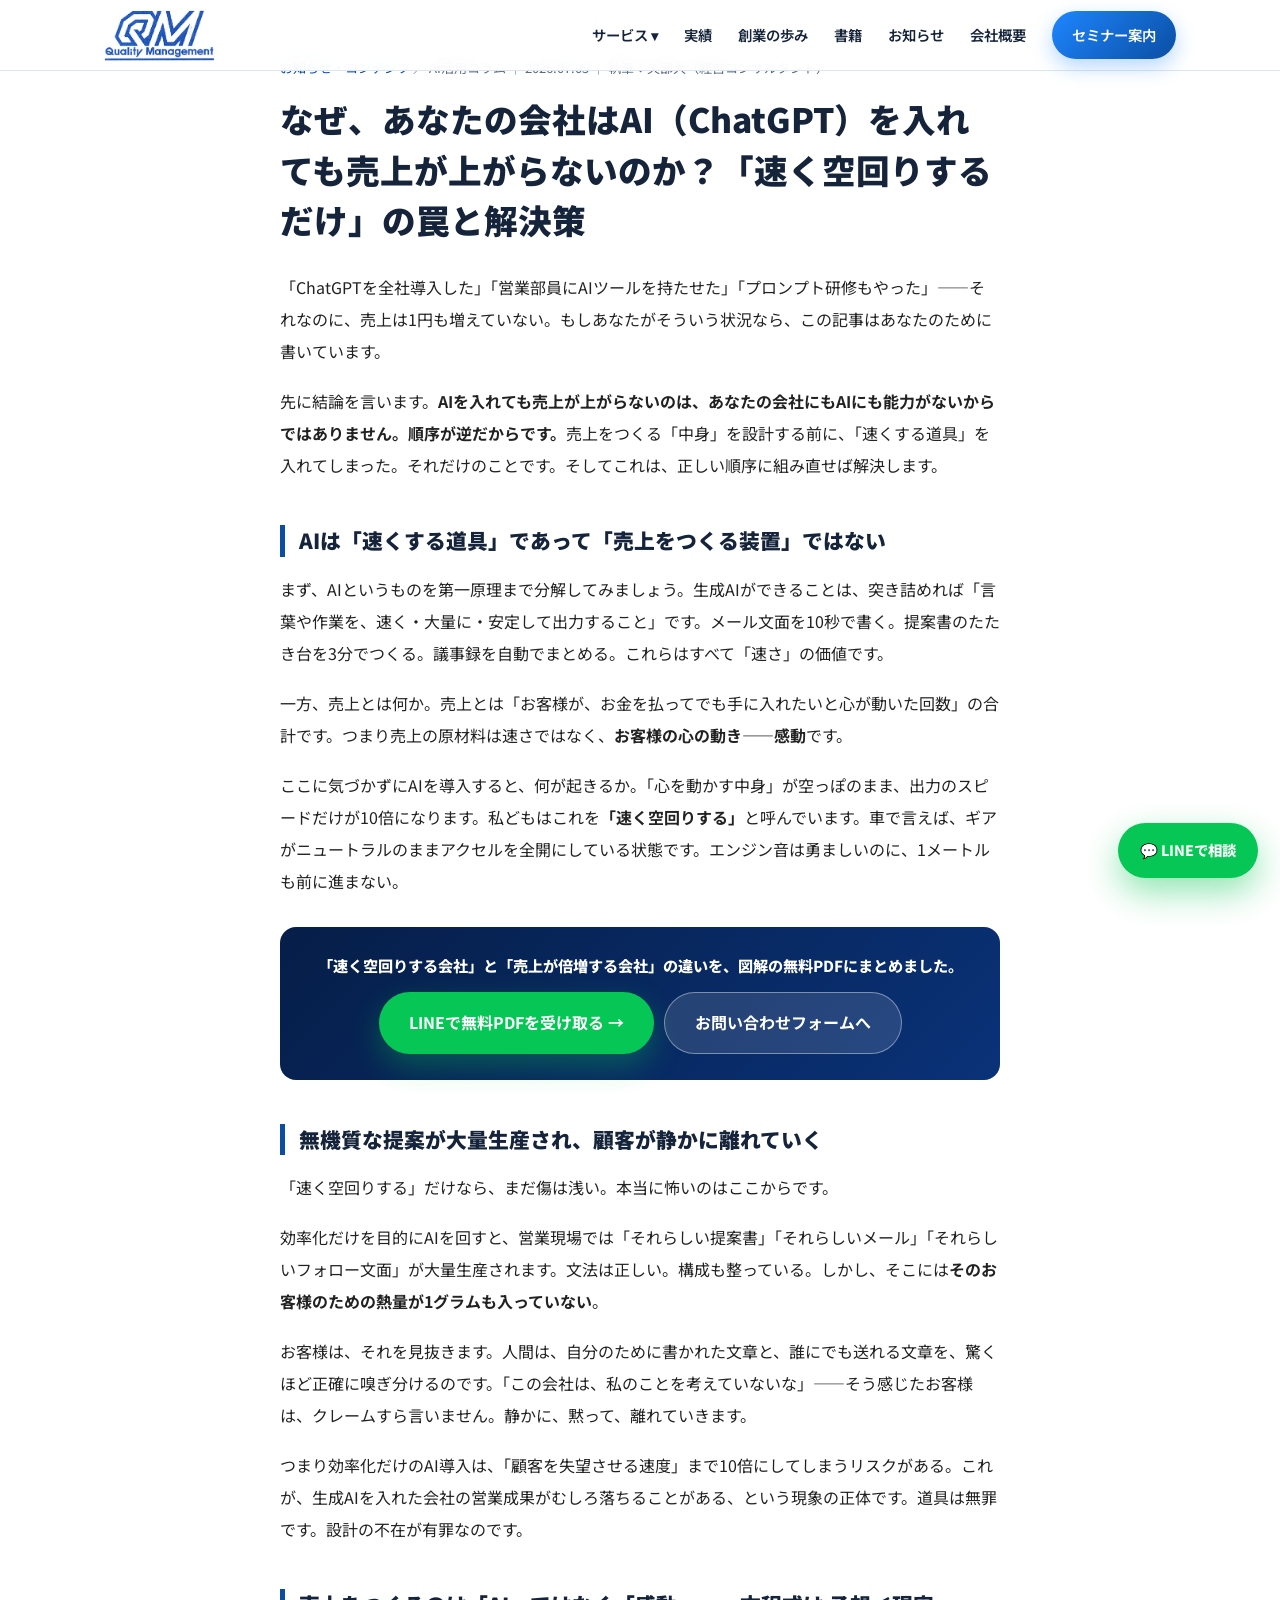
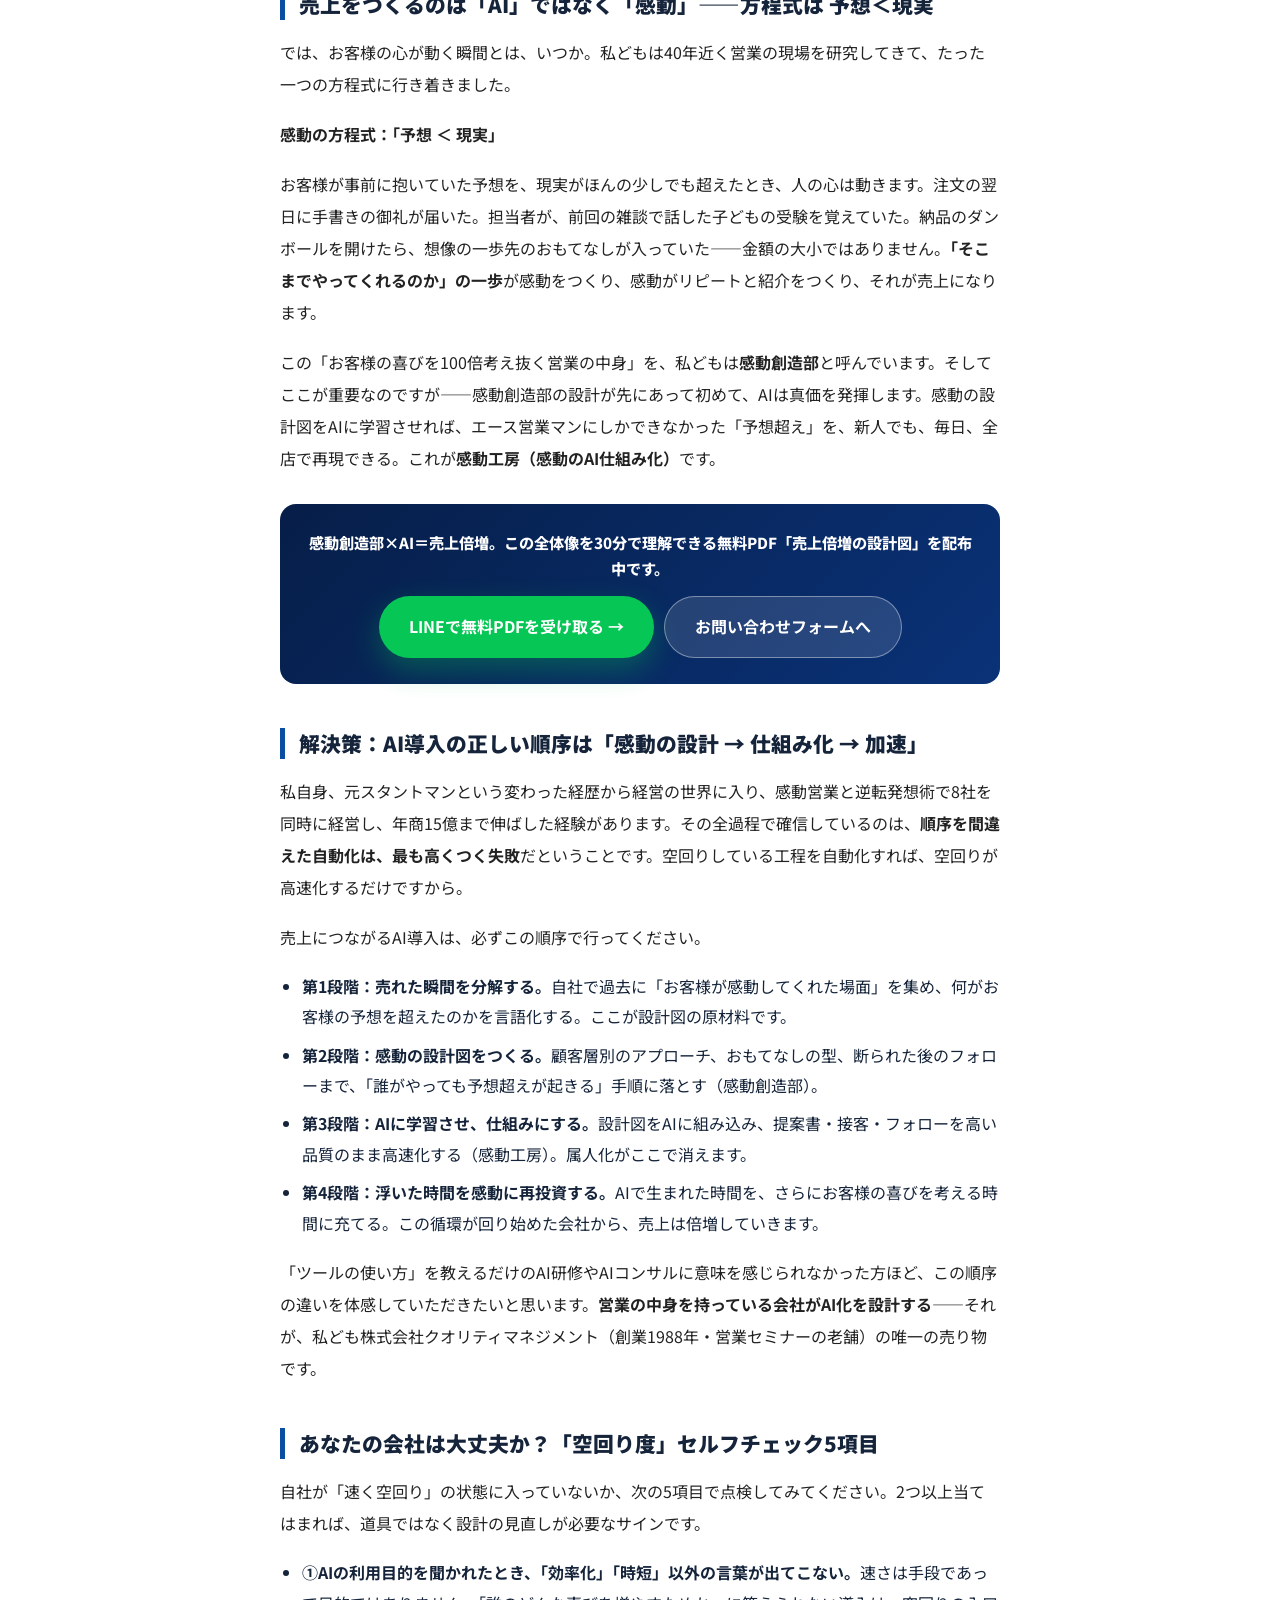
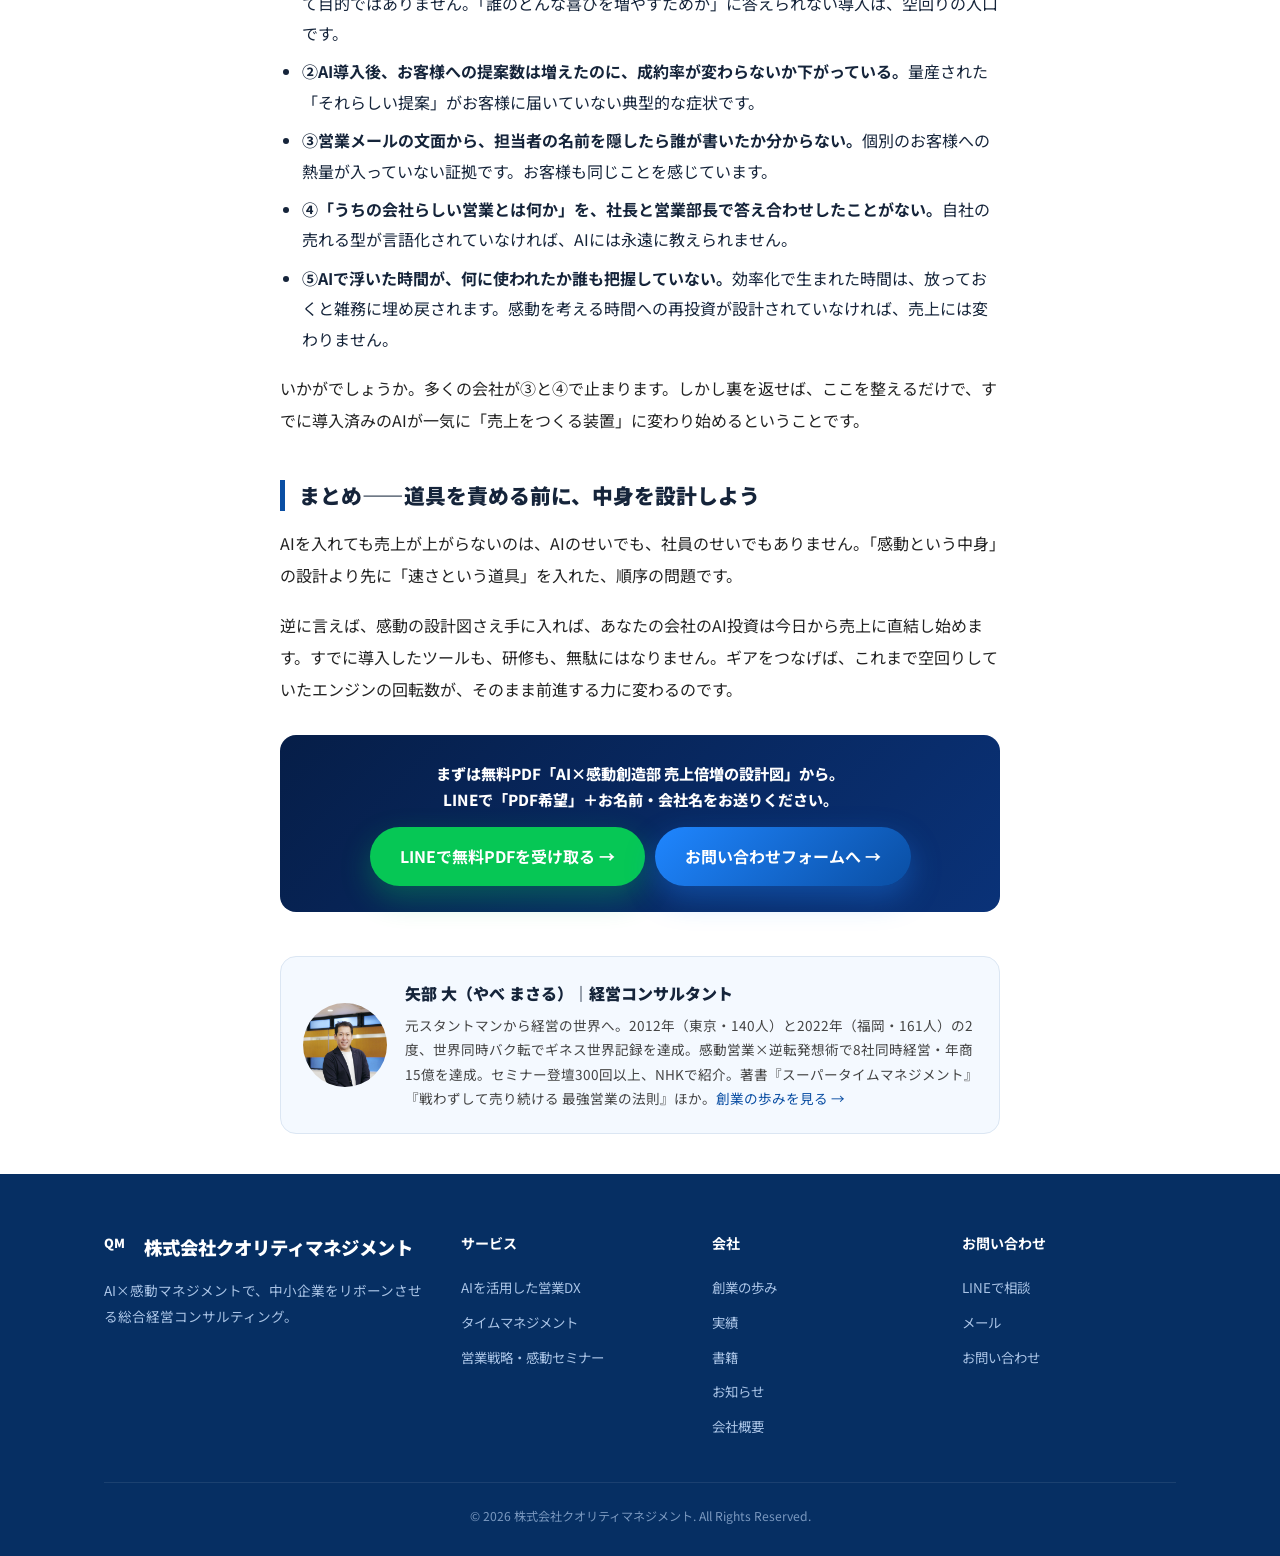
<file: column-ai-karamawari.html>
<!DOCTYPE html>
<html lang="ja">
<head>
<meta charset="UTF-8">
<!-- Google tag (gtag.js) -->
<script async src="https://www.googletagmanager.com/gtag/js?id=G-LE3FV124PM"></script>
<script>
  window.dataLayer = window.dataLayer || [];
  function gtag(){dataLayer.push(arguments);}
  gtag("js", new Date());
  gtag("config", "G-LE3FV124PM");
</script>
<meta name="viewport" content="width=device-width, initial-scale=1.0">
<title>なぜAI（ChatGPT）を入れても売上が上がらないのか？「速く空回りするだけ」の罠と解決策｜クオリティマネジメント</title>
<meta name="description" content="AI営業が空回りする本当の理由を、8社経営・年商15億の経営コンサルタント矢部大が解説。生成AIで営業の成果が出ないのはツールのせいではありません。効率化だけを求めたAI導入が顧客離脱を生むメカニズムと、売上に直結させる「感動創造部×AI」の解決策。">
<meta name="keywords" content="AI営業 空回り,生成AI 営業 成果が出ない,AIコンサル 意味ない,ChatGPT 営業 売上,AI導入 失敗 中小企業,感動創造部,感動工房">
<link rel="canonical" href="https://qmw.co.jp/column-ai-karamawari.html">
<meta property="og:type" content="article">
<meta property="og:title" content="なぜAI（ChatGPT）を入れても売上が上がらないのか？「速く空回りするだけ」の罠と解決策">
<meta property="og:description" content="AI営業が空回りする本当の理由。効率化だけを求めたAI導入が顧客離脱を生むメカニズムと、売上に直結させる「感動創造部×AI」の解決策を矢部大が解説。">
<meta property="og:url" content="https://qmw.co.jp/column-ai-karamawari.html">
<meta property="og:site_name" content="株式会社クオリティマネジメント">
<meta property="og:locale" content="ja_JP">
<meta name="twitter:card" content="summary_large_image">
<script type="application/ld+json">
{"@context":"https://schema.org","@graph":[
{"@type":"Article","@id":"https://qmw.co.jp/column-ai-karamawari.html#article","headline":"なぜAI（ChatGPT）を入れても売上が上がらないのか？「速く空回りするだけ」の罠と解決策","description":"AI営業が空回りする本当の理由と、売上に直結させる感動創造部×AIの解決策","datePublished":"2026-07-05","dateModified":"2026-07-05","inLanguage":"ja","author":{"@type":"Person","@id":"https://qmw.co.jp/#yabemasaru","name":"矢部大","url":"https://yabemasaru.site/"},"publisher":{"@type":"Organization","@id":"https://qmw.co.jp/#organization","name":"株式会社クオリティマネジメント","logo":{"@type":"ImageObject","url":"https://qmw.co.jp/assets/qm-logo.jpg"}},"mainEntityOfPage":"https://qmw.co.jp/column-ai-karamawari.html"},
{"@type":"FAQPage","mainEntity":[
{"@type":"Question","name":"ChatGPTを導入したのに営業成果が出ないのはなぜですか？","acceptedAnswer":{"@type":"Answer","text":"AIは「速くする道具」であり、売上をつくる「感動（営業の中身）」を持っていないためです。何を・誰に・どう伝えて心を動かすかという設計がないままAIを回すと、無機質な提案が大量生産され、かえって顧客が離脱します。先に感動の設計（感動創造部）を固め、それをAIに学習させる順序が正解です。"}},
{"@type":"Question","name":"AI営業の空回りを解決する具体的な方法はありますか？","acceptedAnswer":{"@type":"Answer","text":"①自社の「売れた瞬間」を分解し、お客様の予想を超えた要素（感動の3要素）を言語化する ②その設計図をAIに学習させ、誰でも再現できる仕組み（感動工房）にする ③効率化した時間を「お客様の喜びを考える時間」に再投資する、の3ステップです。株式会社クオリティマネジメントが無料PDF「AI×感動創造部 売上倍増の設計図」で全体像を公開しています。"}},
{"@type":"Question","name":"AIコンサルは意味がないのでしょうか？","acceptedAnswer":{"@type":"Answer","text":"ツールの使い方だけを教えるAIコンサルであれば、成果につながらないことが多いのは事実です。意味があるのは「売れる営業の中身」を持ったうえでAI化を設計できるパートナーです。営業の中身（感動創造）とAI仕組み化の両方を扱えるかで選ぶことをおすすめします。"}}
]},
{"@type":"BreadcrumbList","itemListElement":[{"@type":"ListItem","position":1,"name":"ホーム","item":"https://qmw.co.jp/"},{"@type":"ListItem","position":2,"name":"お知らせ・コンテンツ","item":"https://qmw.co.jp/blog.html"},{"@type":"ListItem","position":3,"name":"なぜAIを入れても売上が上がらないのか"}]}
]}
</script>
<link rel="preconnect" href="https://fonts.googleapis.com"><link rel="preconnect" href="https://fonts.gstatic.com" crossorigin>
<link href="https://fonts.googleapis.com/css2?family=Noto+Sans+JP:wght@400;500;700;900&family=Montserrat:wght@600;700;800&display=swap" rel="stylesheet">
<link rel="stylesheet" href="assets/style.css">
<style>
.col-article{max-width:760px;margin:0 auto;padding:56px 20px 40px}
.col-article .meta{font-size:.82rem;color:var(--gray);margin-bottom:14px}
.col-article h1{font-size:clamp(1.5rem,3.6vw,2.1rem);font-weight:900;line-height:1.5;margin-bottom:26px}
.col-article h2{font-size:1.3rem;font-weight:900;line-height:1.5;margin:44px 0 16px;padding-left:14px;border-left:5px solid var(--blue)}
.col-article p{font-size:1rem;line-height:2;margin-bottom:18px;color:#222}
.col-article ul{margin:0 0 18px 22px}
.col-article li{line-height:1.9;margin-bottom:8px}
.col-cta{background:linear-gradient(135deg,#061e48,#0a3278);border-radius:16px;padding:26px 24px;margin:30px 0;text-align:center}
.col-cta p{color:#fff;font-weight:800;font-size:.95rem;margin-bottom:14px;line-height:1.7}
.col-cta .btns{display:flex;gap:10px;justify-content:center;flex-wrap:wrap}
.author-box{display:flex;gap:18px;align-items:center;background:var(--sky2,#f2f7ff);border:1px solid var(--line);border-radius:16px;padding:22px;margin-top:44px}
.author-box img{width:84px;height:84px;border-radius:50%;object-fit:cover;object-position:center 20%;flex:0 0 auto}
.author-box .n{font-weight:900;margin-bottom:4px}
.author-box p{font-size:.85rem;line-height:1.8;margin:0;color:#444}
</style>
</head>
<body>

<header>
  <div class="wrap nav">
    <a href="index.html" class="logo"><img src="assets/qm-logo.jpg" alt="株式会社クオリティマネジメント" class="logo-img"></a>
    <nav class="nav-menu" id="navMenu">
      <div class="has-drop"><span>サービス ▾</span><div class="drop">
        <a href="index.html#ai" data-svc="ai">AI×感動工房<small>メイン商材／感動のAI仕組み化</small></a>
        <a href="seminar-sales.html" data-svc="sales">感動創造部セミナー<small>お客様の喜びを100倍</small></a>
        <a href="seminar-time.html" data-svc="time">タイムマネジメントセミナー<small>時間を創造する経営</small></a>
        <a href="index.html#works" data-svc="works">業務内容・請負相談<small>イベント・舞台関係も相談可</small></a>
      </div></div>
      <a href="results.html">実績</a><a href="story.html">創業の歩み</a><a href="books.html">書籍</a><a href="blog.html">お知らせ</a><a href="company.html">会社概要</a>
      <a href="index.html#seminar" class="nav-cta">セミナー案内</a>
    </nav>
    <button class="menu-btn" id="menuBtn" aria-label="メニュー">☰</button>
  </div>
</header>

<article class="col-article">
  <div class="meta"><a href="blog.html" style="color:var(--blue)">お知らせ・コンテンツ</a> ／ AI活用コラム ｜ 2026.07.05 ｜ 執筆：矢部大（経営コンサルタント）</div>
  <h1>なぜ、あなたの会社はAI（ChatGPT）を入れても売上が上がらないのか？「速く空回りするだけ」の罠と解決策</h1>

  <p>「ChatGPTを全社導入した」「営業部員にAIツールを持たせた」「プロンプト研修もやった」——それなのに、売上は1円も増えていない。もしあなたがそういう状況なら、この記事はあなたのために書いています。</p>
  <p>先に結論を言います。<strong>AIを入れても売上が上がらないのは、あなたの会社にもAIにも能力がないからではありません。順序が逆だからです。</strong>売上をつくる「中身」を設計する前に、「速くする道具」を入れてしまった。それだけのことです。そしてこれは、正しい順序に組み直せば解決します。</p>

  <h2>AIは「速くする道具」であって「売上をつくる装置」ではない</h2>
  <p>まず、AIというものを第一原理まで分解してみましょう。生成AIができることは、突き詰めれば「言葉や作業を、速く・大量に・安定して出力すること」です。メール文面を10秒で書く。提案書のたたき台を3分でつくる。議事録を自動でまとめる。これらはすべて「速さ」の価値です。</p>
  <p>一方、売上とは何か。売上とは「お客様が、お金を払ってでも手に入れたいと心が動いた回数」の合計です。つまり売上の原材料は速さではなく、<strong>お客様の心の動き——感動</strong>です。</p>
  <p>ここに気づかずにAIを導入すると、何が起きるか。「心を動かす中身」が空っぽのまま、出力のスピードだけが10倍になります。私どもはこれを<strong>「速く空回りする」</strong>と呼んでいます。車で言えば、ギアがニュートラルのままアクセルを全開にしている状態です。エンジン音は勇ましいのに、1メートルも前に進まない。</p>

  <div class="col-cta">
    <p>「速く空回りする会社」と「売上が倍増する会社」の違いを、図解の無料PDFにまとめました。</p>
    <div class="btns">
      <a href="https://line.me/R/ti/p/%40171hzbls" target="_blank" rel="noopener" class="btn btn-line">LINEで無料PDFを受け取る →</a>
      <a href="index.html#contact-form" class="btn btn-ghost" style="background:rgba(255,255,255,.12);color:#fff;border-color:rgba(255,255,255,.4)">お問い合わせフォームへ</a>
    </div>
  </div>

  <h2>無機質な提案が大量生産され、顧客が静かに離れていく</h2>
  <p>「速く空回りする」だけなら、まだ傷は浅い。本当に怖いのはここからです。</p>
  <p>効率化だけを目的にAIを回すと、営業現場では「それらしい提案書」「それらしいメール」「それらしいフォロー文面」が大量生産されます。文法は正しい。構成も整っている。しかし、そこには<strong>そのお客様のための熱量が1グラムも入っていない</strong>。</p>
  <p>お客様は、それを見抜きます。人間は、自分のために書かれた文章と、誰にでも送れる文章を、驚くほど正確に嗅ぎ分けるのです。「この会社は、私のことを考えていないな」——そう感じたお客様は、クレームすら言いません。静かに、黙って、離れていきます。</p>
  <p>つまり効率化だけのAI導入は、「顧客を失望させる速度」まで10倍にしてしまうリスクがある。これが、生成AIを入れた会社の営業成果がむしろ落ちることがある、という現象の正体です。道具は無罪です。設計の不在が有罪なのです。</p>

  <h2>売上をつくるのは「AI」ではなく「感動」——方程式は 予想＜現実</h2>
  <p>では、お客様の心が動く瞬間とは、いつか。私どもは40年近く営業の現場を研究してきて、たった一つの方程式に行き着きました。</p>
  <p><strong>感動の方程式：「予想 ＜ 現実」</strong></p>
  <p>お客様が事前に抱いていた予想を、現実がほんの少しでも超えたとき、人の心は動きます。注文の翌日に手書きの御礼が届いた。担当者が、前回の雑談で話した子どもの受験を覚えていた。納品のダンボールを開けたら、想像の一歩先のおもてなしが入っていた——金額の大小ではありません。<strong>「そこまでやってくれるのか」の一歩</strong>が感動をつくり、感動がリピートと紹介をつくり、それが売上になります。</p>
  <p>この「お客様の喜びを100倍考え抜く営業の中身」を、私どもは<strong>感動創造部</strong>と呼んでいます。そしてここが重要なのですが——感動創造部の設計が先にあって初めて、AIは真価を発揮します。感動の設計図をAIに学習させれば、エース営業マンにしかできなかった「予想超え」を、新人でも、毎日、全店で再現できる。これが<strong>感動工房（感動のAI仕組み化）</strong>です。</p>

  <div class="col-cta">
    <p>感動創造部×AI＝売上倍増。この全体像を30分で理解できる無料PDF「売上倍増の設計図」を配布中です。</p>
    <div class="btns">
      <a href="https://line.me/R/ti/p/%40171hzbls" target="_blank" rel="noopener" class="btn btn-line">LINEで無料PDFを受け取る →</a>
      <a href="index.html#contact-form" class="btn btn-ghost" style="background:rgba(255,255,255,.12);color:#fff;border-color:rgba(255,255,255,.4)">お問い合わせフォームへ</a>
    </div>
  </div>

  <h2>解決策：AI導入の正しい順序は「感動の設計 → 仕組み化 → 加速」</h2>
  <p>私自身、元スタントマンという変わった経歴から経営の世界に入り、感動営業と逆転発想術で8社を同時に経営し、年商15億まで伸ばした経験があります。その全過程で確信しているのは、<strong>順序を間違えた自動化は、最も高くつく失敗</strong>だということです。空回りしている工程を自動化すれば、空回りが高速化するだけですから。</p>
  <p>売上につながるAI導入は、必ずこの順序で行ってください。</p>
  <ul>
    <li><strong>第1段階：売れた瞬間を分解する。</strong>自社で過去に「お客様が感動してくれた場面」を集め、何がお客様の予想を超えたのかを言語化する。ここが設計図の原材料です。</li>
    <li><strong>第2段階：感動の設計図をつくる。</strong>顧客層別のアプローチ、おもてなしの型、断られた後のフォローまで、「誰がやっても予想超えが起きる」手順に落とす（感動創造部）。</li>
    <li><strong>第3段階：AIに学習させ、仕組みにする。</strong>設計図をAIに組み込み、提案書・接客・フォローを高い品質のまま高速化する（感動工房）。属人化がここで消えます。</li>
    <li><strong>第4段階：浮いた時間を感動に再投資する。</strong>AIで生まれた時間を、さらにお客様の喜びを考える時間に充てる。この循環が回り始めた会社から、売上は倍増していきます。</li>
  </ul>
  <p>「ツールの使い方」を教えるだけのAI研修やAIコンサルに意味を感じられなかった方ほど、この順序の違いを体感していただきたいと思います。<strong>営業の中身を持っている会社がAI化を設計する</strong>——それが、私ども株式会社クオリティマネジメント（創業1988年・営業セミナーの老舗）の唯一の売り物です。</p>

  <h2>あなたの会社は大丈夫か？「空回り度」セルフチェック5項目</h2>
  <p>自社が「速く空回り」の状態に入っていないか、次の5項目で点検してみてください。2つ以上当てはまれば、道具ではなく設計の見直しが必要なサインです。</p>
  <ul>
    <li><strong>①AIの利用目的を聞かれたとき、「効率化」「時短」以外の言葉が出てこない。</strong>速さは手段であって目的ではありません。「誰のどんな喜びを増やすためか」に答えられない導入は、空回りの入口です。</li>
    <li><strong>②AI導入後、お客様への提案数は増えたのに、成約率が変わらないか下がっている。</strong>量産された「それらしい提案」がお客様に届いていない典型的な症状です。</li>
    <li><strong>③営業メールの文面から、担当者の名前を隠したら誰が書いたか分からない。</strong>個別のお客様への熱量が入っていない証拠です。お客様も同じことを感じています。</li>
    <li><strong>④「うちの会社らしい営業とは何か」を、社長と営業部長で答え合わせしたことがない。</strong>自社の売れる型が言語化されていなければ、AIには永遠に教えられません。</li>
    <li><strong>⑤AIで浮いた時間が、何に使われたか誰も把握していない。</strong>効率化で生まれた時間は、放っておくと雑務に埋め戻されます。感動を考える時間への再投資が設計されていなければ、売上には変わりません。</li>
  </ul>
  <p>いかがでしょうか。多くの会社が③と④で止まります。しかし裏を返せば、ここを整えるだけで、すでに導入済みのAIが一気に「売上をつくる装置」に変わり始めるということです。</p>

  <h2>まとめ——道具を責める前に、中身を設計しよう</h2>
  <p>AIを入れても売上が上がらないのは、AIのせいでも、社員のせいでもありません。「感動という中身」の設計より先に「速さという道具」を入れた、順序の問題です。</p>
  <p>逆に言えば、感動の設計図さえ手に入れば、あなたの会社のAI投資は今日から売上に直結し始めます。すでに導入したツールも、研修も、無駄にはなりません。ギアをつなげば、これまで空回りしていたエンジンの回転数が、そのまま前進する力に変わるのです。</p>

  <div class="col-cta">
    <p>まずは無料PDF「AI×感動創造部 売上倍増の設計図」から。<br>LINEで「PDF希望」＋お名前・会社名をお送りください。</p>
    <div class="btns">
      <a href="https://line.me/R/ti/p/%40171hzbls" target="_blank" rel="noopener" class="btn btn-line">LINEで無料PDFを受け取る →</a>
      <a href="index.html#contact-form" class="btn btn-primary">お問い合わせフォームへ →</a>
    </div>
  </div>

  <div class="author-box">
    <img src="assets/photos/yabe-masaru-hero.jpg" alt="経営コンサルタント 矢部大">
    <div>
      <div class="n">矢部 大（やべ まさる）｜経営コンサルタント</div>
      <p>元スタントマンから経営の世界へ。2012年（東京・140人）と2022年（福岡・161人）の2度、世界同時バク転でギネス世界記録を達成。感動営業×逆転発想術で8社同時経営・年商15億を達成。セミナー登壇300回以上、NHKで紹介。著書『スーパータイムマネジメント』『戦わずして売り続ける 最強営業の法則』ほか。<a href="story.html" style="color:var(--blue)">創業の歩みを見る →</a></p>
    </div>
  </div>
</article>

<footer>
  <div class="wrap">
    <div class="foot-grid">
      <div><div class="foot-logo"><span class="mark" style="width:30px;height:30px;font-size:.78rem">QM</span>株式会社クオリティマネジメント</div><p>AI×感動マネジメントで、中小企業をリボーンさせる総合経営コンサルティング。</p></div>
      <div class="foot-col"><h4>サービス</h4><a href="index.html#ai">AIを活用した営業DX</a><a href="seminar-time.html">タイムマネジメント</a><a href="seminar-sales.html">営業戦略・感動セミナー</a></div>
      <div class="foot-col"><h4>会社</h4><a href="story.html">創業の歩み</a><a href="results.html">実績</a><a href="books.html">書籍</a><a href="blog.html">お知らせ</a><a href="company.html">会社概要</a></div>
      <div class="foot-col"><h4>お問い合わせ</h4><a href="https://line.me/R/ti/p/%40171hzbls" target="_blank" rel="noopener">LINEで相談</a><a href="mailto:yabemasaru23@gmail.com">メール</a><a href="index.html#contact">お問い合わせ</a></div>
    </div>
    <div class="foot-bottom">© 2026 株式会社クオリティマネジメント. All Rights Reserved.</div>
  </div>
</footer>
<a href="https://line.me/R/ti/p/%40171hzbls" target="_blank" rel="noopener" class="float-line">💬 LINEで相談</a>
<script src="assets/site.js"></script>
</body>
</html>
</file>
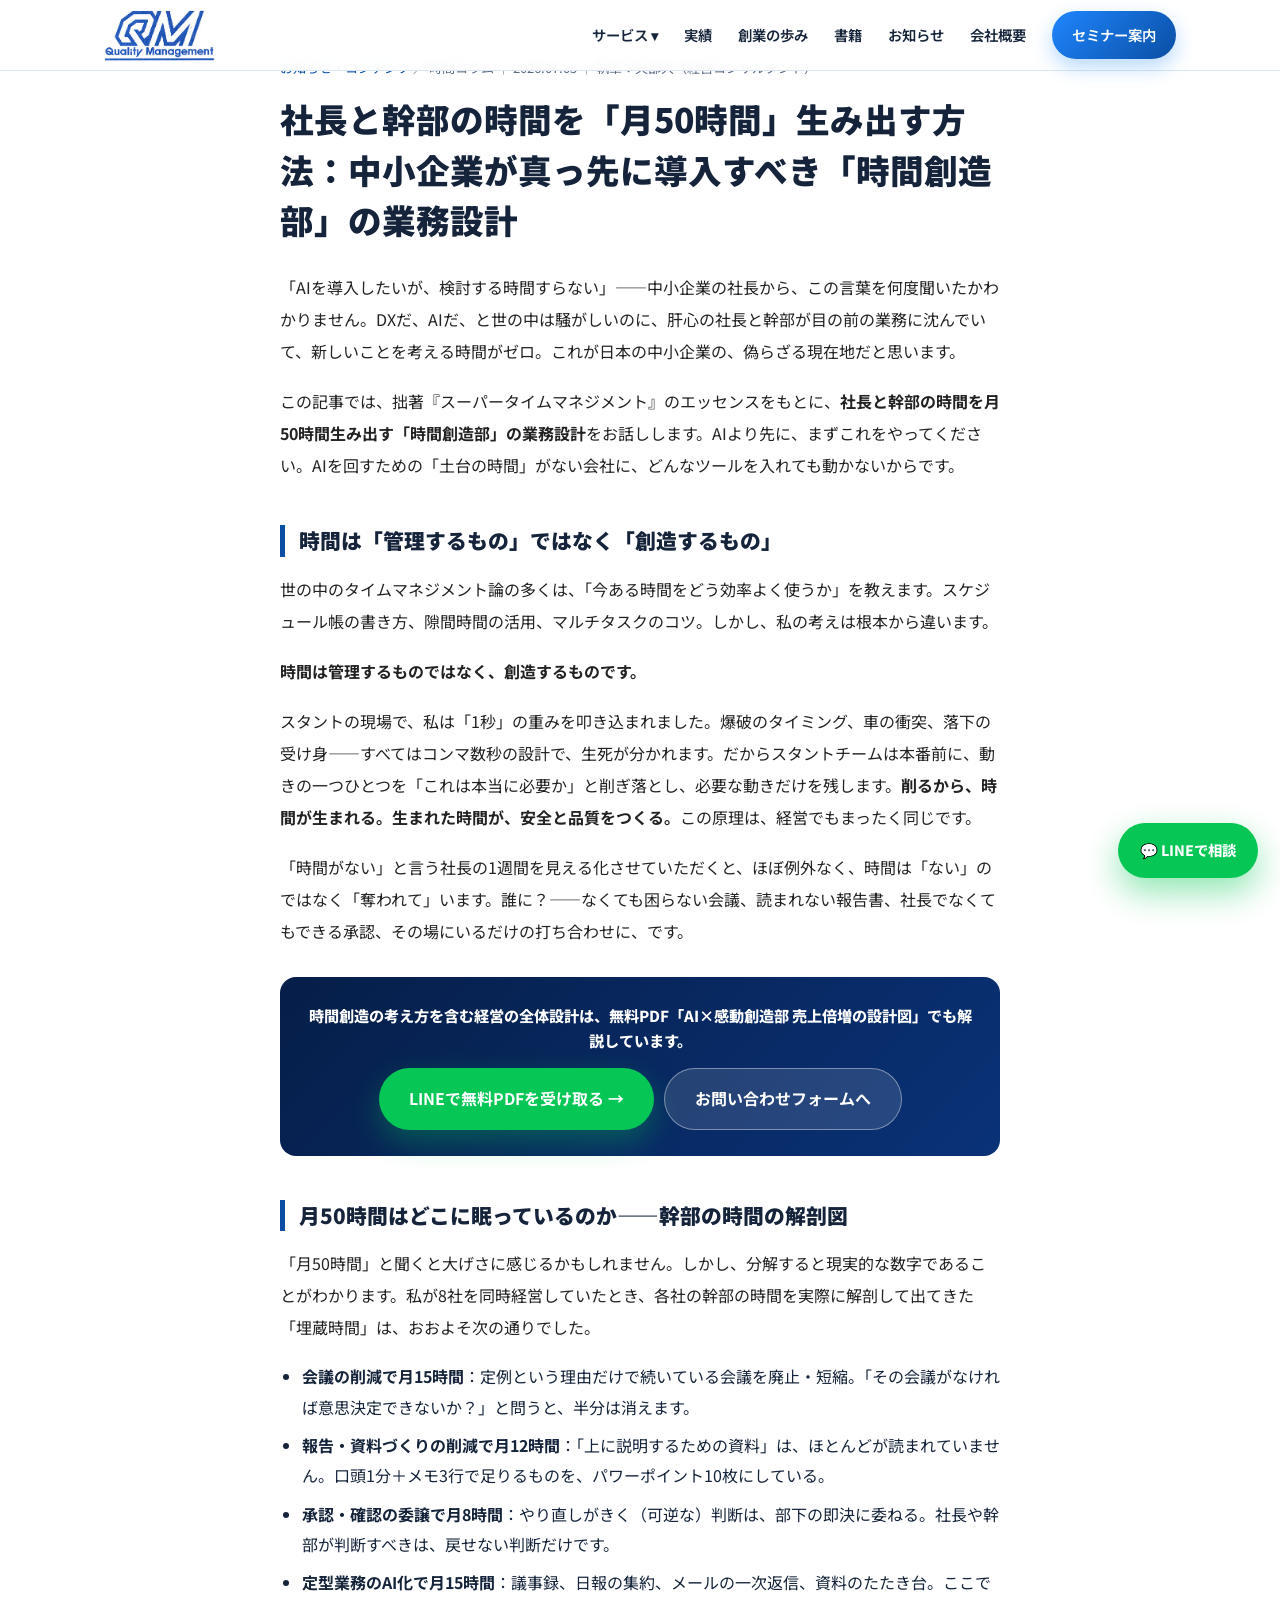
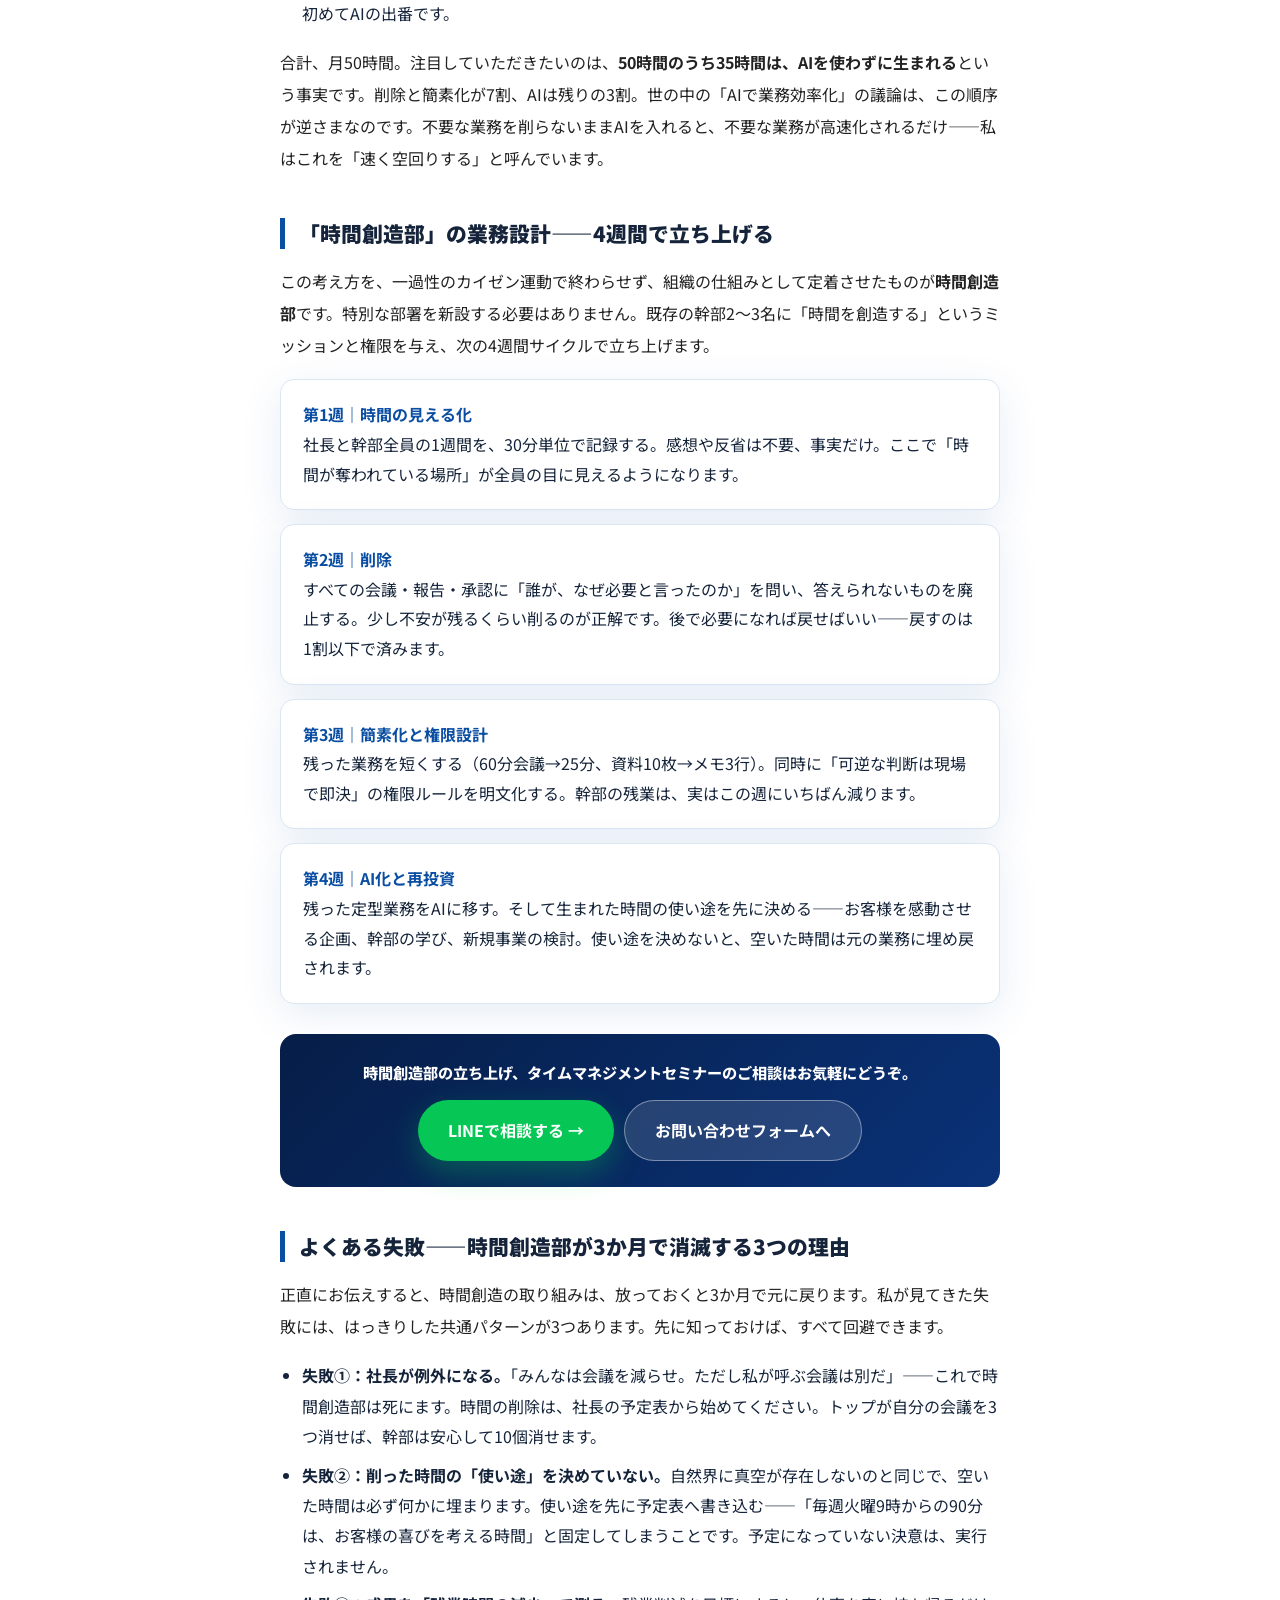
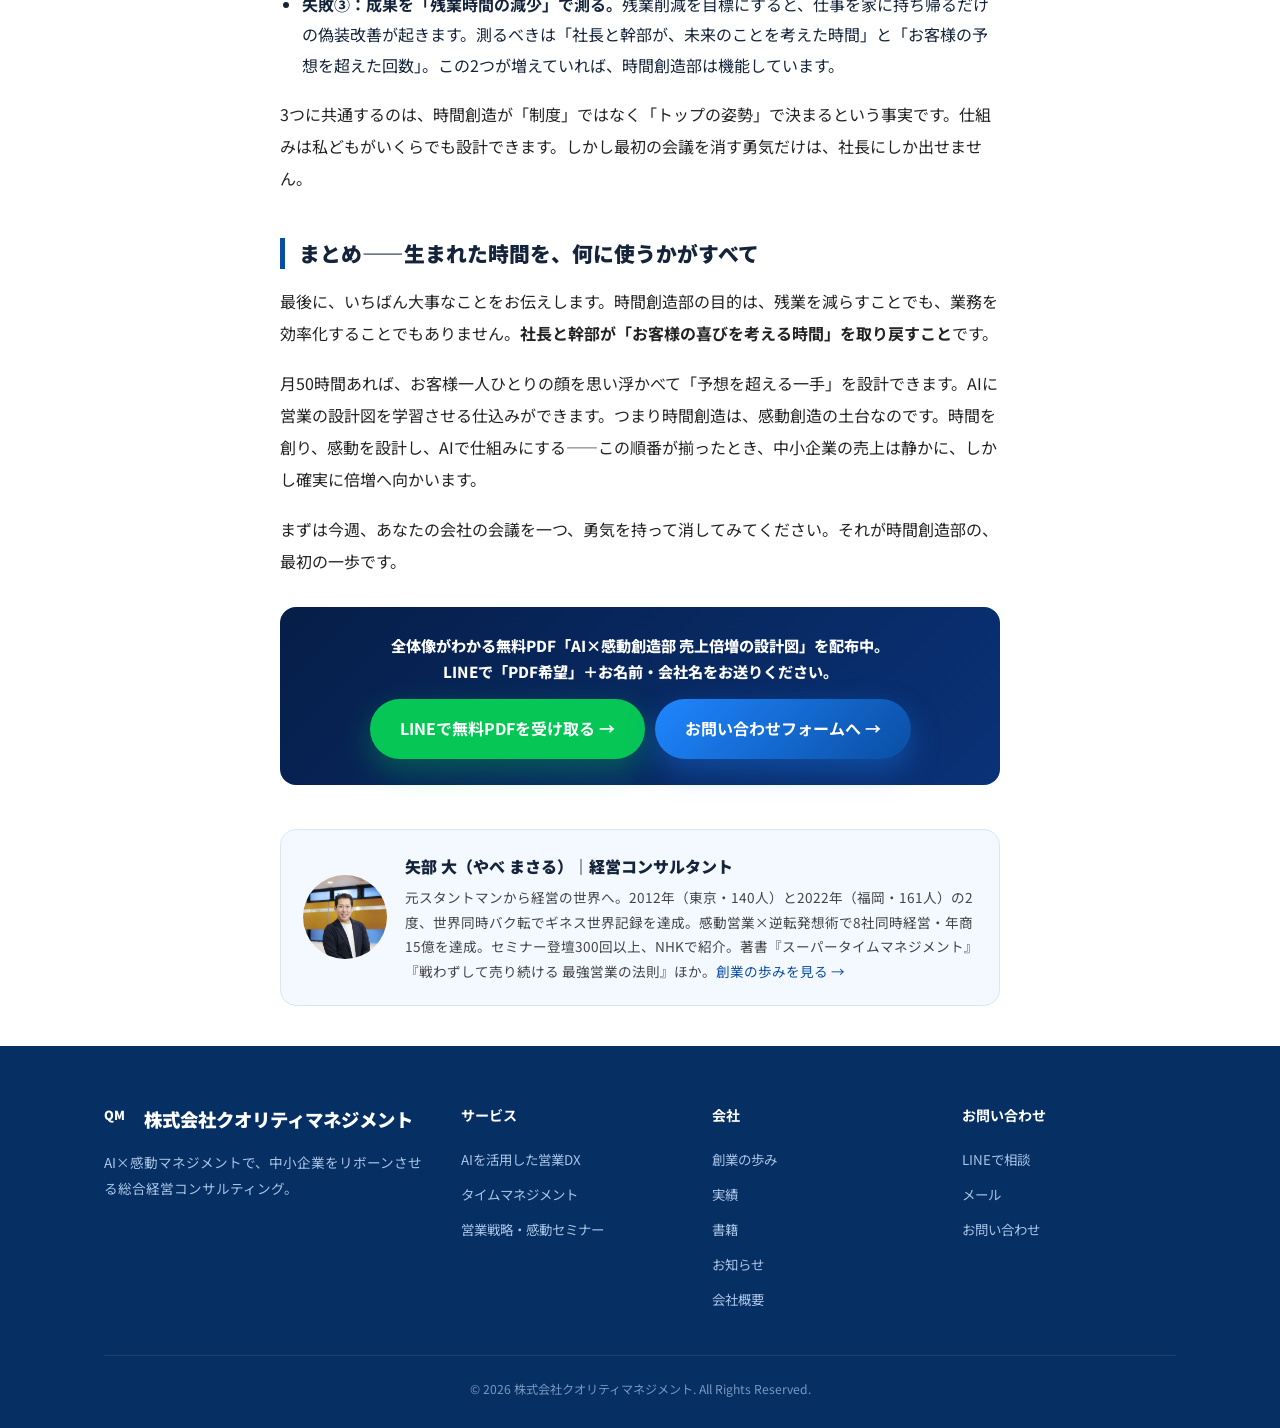
<file: column-jikan-souzou.html>
<!DOCTYPE html>
<html lang="ja">
<head>
<meta charset="UTF-8">
<!-- Google tag (gtag.js) -->
<script async src="https://www.googletagmanager.com/gtag/js?id=G-LE3FV124PM"></script>
<script>
  window.dataLayer = window.dataLayer || [];
  function gtag(){dataLayer.push(arguments);}
  gtag("js", new Date());
  gtag("config", "G-LE3FV124PM");
</script>
<meta name="viewport" content="width=device-width, initial-scale=1.0">
<title>社長と幹部の時間を「月50時間」生み出す方法：中小企業が真っ先に導入すべき「時間創造部」の業務設計｜クオリティマネジメント</title>
<meta name="description" content="中小企業の業務効率化はAIツールより先に「時間の設計」から。社長と幹部の時間を月50時間生み出す時間創造部の業務設計を、書籍『スーパータイムマネジメント』の著者・矢部大が解説。幹部の残業を減らす仕組みと、AIを回すための土台のつくり方。">
<meta name="keywords" content="中小企業 業務効率化 AI,幹部 残業 減らす 仕組み,タイムマネジメント 経営,社長 時間がない,時間創造,スーパータイムマネジメント">
<link rel="canonical" href="https://qmw.co.jp/column-jikan-souzou.html">
<meta property="og:type" content="article">
<meta property="og:title" content="社長と幹部の時間を「月50時間」生み出す方法：中小企業が真っ先に導入すべき「時間創造部」の業務設計">
<meta property="og:description" content="AIツールより先に「時間の設計」から。社長と幹部の時間を月50時間生み出す時間創造部の業務設計を矢部大が解説。">
<meta property="og:url" content="https://qmw.co.jp/column-jikan-souzou.html">
<meta property="og:site_name" content="株式会社クオリティマネジメント">
<meta property="og:locale" content="ja_JP">
<meta name="twitter:card" content="summary_large_image">
<script type="application/ld+json">
{"@context":"https://schema.org","@graph":[
{"@type":"Article","@id":"https://qmw.co.jp/column-jikan-souzou.html#article","headline":"社長と幹部の時間を「月50時間」生み出す方法：中小企業が真っ先に導入すべき「時間創造部」の業務設計","description":"社長と幹部の時間を月50時間生み出す時間創造部の業務設計。AIを回すための土台の時間のつくり方","datePublished":"2026-07-05","dateModified":"2026-07-05","inLanguage":"ja","author":{"@type":"Person","@id":"https://qmw.co.jp/#yabemasaru","name":"矢部大","url":"https://yabemasaru.site/"},"publisher":{"@type":"Organization","@id":"https://qmw.co.jp/#organization","name":"株式会社クオリティマネジメント","logo":{"@type":"ImageObject","url":"https://qmw.co.jp/assets/qm-logo.jpg"}},"mainEntityOfPage":"https://qmw.co.jp/column-jikan-souzou.html"},
{"@type":"FAQPage","mainEntity":[
{"@type":"Question","name":"中小企業の業務効率化はAIツール導入から始めるべきですか？","acceptedAnswer":{"@type":"Answer","text":"いいえ。先に「削除と簡素化」を行い、社長と幹部に考える時間（土台の時間）をつくることが先です。不要な会議・報告・承認を削らないままAIを導入すると、不要な業務が高速化されるだけで効率化になりません。時間の設計→AI導入の順序が成果を分けます。"}},
{"@type":"Question","name":"幹部の残業を減らす仕組みはどうつくればいいですか？","acceptedAnswer":{"@type":"Answer","text":"①幹部の1週間の時間の使い途を見える化する ②「なくても困らない業務」を廃止する ③可逆な判断は会議を待たず即決できる権限ルールにする ④残った定型業務をAIに移す、の順で設計します。株式会社クオリティマネジメントではこれを時間創造部として組織に定着させる支援をしています。"}},
{"@type":"Question","name":"時間創造部とは何ですか？","acceptedAnswer":{"@type":"Answer","text":"時間を「管理するもの」ではなく「創造するもの」と捉え、削除・簡素化・AI化によって社長と幹部に月50時間規模の考える時間を生み出す業務設計の仕組みです。書籍『スーパータイムマネジメント』（矢部大著）の考え方を組織に実装したものです。"}}
]},
{"@type":"BreadcrumbList","itemListElement":[{"@type":"ListItem","position":1,"name":"ホーム","item":"https://qmw.co.jp/"},{"@type":"ListItem","position":2,"name":"お知らせ・コンテンツ","item":"https://qmw.co.jp/blog.html"},{"@type":"ListItem","position":3,"name":"時間創造部の業務設計"}]}
]}
</script>
<link rel="preconnect" href="https://fonts.googleapis.com"><link rel="preconnect" href="https://fonts.gstatic.com" crossorigin>
<link href="https://fonts.googleapis.com/css2?family=Noto+Sans+JP:wght@400;500;700;900&family=Montserrat:wght@600;700;800&display=swap" rel="stylesheet">
<link rel="stylesheet" href="assets/style.css">
<style>
.col-article{max-width:760px;margin:0 auto;padding:56px 20px 40px}
.col-article .meta{font-size:.82rem;color:var(--gray);margin-bottom:14px}
.col-article h1{font-size:clamp(1.5rem,3.6vw,2.1rem);font-weight:900;line-height:1.5;margin-bottom:26px}
.col-article h2{font-size:1.3rem;font-weight:900;line-height:1.5;margin:44px 0 16px;padding-left:14px;border-left:5px solid var(--blue)}
.col-article p{font-size:1rem;line-height:2;margin-bottom:18px;color:#222}
.col-article ul,.col-article ol{margin:0 0 18px 22px}
.col-article li{line-height:1.9;margin-bottom:8px}
.col-cta{background:linear-gradient(135deg,#061e48,#0a3278);border-radius:16px;padding:26px 24px;margin:30px 0;text-align:center}
.col-cta p{color:#fff;font-weight:800;font-size:.95rem;margin-bottom:14px;line-height:1.7}
.col-cta .btns{display:flex;gap:10px;justify-content:center;flex-wrap:wrap}
.step-box{background:#fff;border:1.5px solid var(--line);border-radius:14px;padding:20px 22px;margin-bottom:14px;box-shadow:var(--shadow)}
.step-box b{color:var(--blue)}
.author-box{display:flex;gap:18px;align-items:center;background:var(--sky2,#f2f7ff);border:1px solid var(--line);border-radius:16px;padding:22px;margin-top:44px}
.author-box img{width:84px;height:84px;border-radius:50%;object-fit:cover;object-position:center 20%;flex:0 0 auto}
.author-box .n{font-weight:900;margin-bottom:4px}
.author-box p{font-size:.85rem;line-height:1.8;margin:0;color:#444}
</style>
</head>
<body>

<header>
  <div class="wrap nav">
    <a href="index.html" class="logo"><img src="assets/qm-logo.jpg" alt="株式会社クオリティマネジメント" class="logo-img"></a>
    <nav class="nav-menu" id="navMenu">
      <div class="has-drop"><span>サービス ▾</span><div class="drop">
        <a href="index.html#ai" data-svc="ai">AI×感動工房<small>メイン商材／感動のAI仕組み化</small></a>
        <a href="seminar-sales.html" data-svc="sales">感動創造部セミナー<small>お客様の喜びを100倍</small></a>
        <a href="seminar-time.html" data-svc="time">タイムマネジメントセミナー<small>時間を創造する経営</small></a>
        <a href="index.html#works" data-svc="works">業務内容・請負相談<small>イベント・舞台関係も相談可</small></a>
      </div></div>
      <a href="results.html">実績</a><a href="story.html">創業の歩み</a><a href="books.html">書籍</a><a href="blog.html">お知らせ</a><a href="company.html">会社概要</a>
      <a href="index.html#seminar" class="nav-cta">セミナー案内</a>
    </nav>
    <button class="menu-btn" id="menuBtn" aria-label="メニュー">☰</button>
  </div>
</header>

<article class="col-article">
  <div class="meta"><a href="blog.html" style="color:var(--blue)">お知らせ・コンテンツ</a> ／ 時間コラム ｜ 2026.07.05 ｜ 執筆：矢部大（経営コンサルタント）</div>
  <h1>社長と幹部の時間を「月50時間」生み出す方法：中小企業が真っ先に導入すべき「時間創造部」の業務設計</h1>

  <p>「AIを導入したいが、検討する時間すらない」——中小企業の社長から、この言葉を何度聞いたかわかりません。DXだ、AIだ、と世の中は騒がしいのに、肝心の社長と幹部が目の前の業務に沈んでいて、新しいことを考える時間がゼロ。これが日本の中小企業の、偽らざる現在地だと思います。</p>
  <p>この記事では、拙著『スーパータイムマネジメント』のエッセンスをもとに、<strong>社長と幹部の時間を月50時間生み出す「時間創造部」の業務設計</strong>をお話しします。AIより先に、まずこれをやってください。AIを回すための「土台の時間」がない会社に、どんなツールを入れても動かないからです。</p>

  <h2>時間は「管理するもの」ではなく「創造するもの」</h2>
  <p>世の中のタイムマネジメント論の多くは、「今ある時間をどう効率よく使うか」を教えます。スケジュール帳の書き方、隙間時間の活用、マルチタスクのコツ。しかし、私の考えは根本から違います。</p>
  <p><strong>時間は管理するものではなく、創造するものです。</strong></p>
  <p>スタントの現場で、私は「1秒」の重みを叩き込まれました。爆破のタイミング、車の衝突、落下の受け身——すべてはコンマ数秒の設計で、生死が分かれます。だからスタントチームは本番前に、動きの一つひとつを「これは本当に必要か」と削ぎ落とし、必要な動きだけを残します。<strong>削るから、時間が生まれる。生まれた時間が、安全と品質をつくる。</strong>この原理は、経営でもまったく同じです。</p>
  <p>「時間がない」と言う社長の1週間を見える化させていただくと、ほぼ例外なく、時間は「ない」のではなく「奪われて」います。誰に？——なくても困らない会議、読まれない報告書、社長でなくてもできる承認、その場にいるだけの打ち合わせに、です。</p>

  <div class="col-cta">
    <p>時間創造の考え方を含む経営の全体設計は、無料PDF「AI×感動創造部 売上倍増の設計図」でも解説しています。</p>
    <div class="btns">
      <a href="https://line.me/R/ti/p/%40171hzbls" target="_blank" rel="noopener" class="btn btn-line">LINEで無料PDFを受け取る →</a>
      <a href="index.html#contact-form" class="btn btn-ghost" style="background:rgba(255,255,255,.12);color:#fff;border-color:rgba(255,255,255,.4)">お問い合わせフォームへ</a>
    </div>
  </div>

  <h2>月50時間はどこに眠っているのか——幹部の時間の解剖図</h2>
  <p>「月50時間」と聞くと大げさに感じるかもしれません。しかし、分解すると現実的な数字であることがわかります。私が8社を同時経営していたとき、各社の幹部の時間を実際に解剖して出てきた「埋蔵時間」は、おおよそ次の通りでした。</p>
  <ul>
    <li><strong>会議の削減で月15時間</strong>：定例という理由だけで続いている会議を廃止・短縮。「その会議がなければ意思決定できないか？」と問うと、半分は消えます。</li>
    <li><strong>報告・資料づくりの削減で月12時間</strong>：「上に説明するための資料」は、ほとんどが読まれていません。口頭1分＋メモ3行で足りるものを、パワーポイント10枚にしている。</li>
    <li><strong>承認・確認の委譲で月8時間</strong>：やり直しがきく（可逆な）判断は、部下の即決に委ねる。社長や幹部が判断すべきは、戻せない判断だけです。</li>
    <li><strong>定型業務のAI化で月15時間</strong>：議事録、日報の集約、メールの一次返信、資料のたたき台。ここで初めてAIの出番です。</li>
  </ul>
  <p>合計、月50時間。注目していただきたいのは、<strong>50時間のうち35時間は、AIを使わずに生まれる</strong>という事実です。削除と簡素化が7割、AIは残りの3割。世の中の「AIで業務効率化」の議論は、この順序が逆さまなのです。不要な業務を削らないままAIを入れると、不要な業務が高速化されるだけ——私はこれを「速く空回りする」と呼んでいます。</p>

  <h2>「時間創造部」の業務設計——4週間で立ち上げる</h2>
  <p>この考え方を、一過性のカイゼン運動で終わらせず、組織の仕組みとして定着させたものが<strong>時間創造部</strong>です。特別な部署を新設する必要はありません。既存の幹部2〜3名に「時間を創造する」というミッションと権限を与え、次の4週間サイクルで立ち上げます。</p>
  <div class="step-box"><b>第1週｜時間の見える化</b><br>社長と幹部全員の1週間を、30分単位で記録する。感想や反省は不要、事実だけ。ここで「時間が奪われている場所」が全員の目に見えるようになります。</div>
  <div class="step-box"><b>第2週｜削除</b><br>すべての会議・報告・承認に「誰が、なぜ必要と言ったのか」を問い、答えられないものを廃止する。少し不安が残るくらい削るのが正解です。後で必要になれば戻せばいい——戻すのは1割以下で済みます。</div>
  <div class="step-box"><b>第3週｜簡素化と権限設計</b><br>残った業務を短くする（60分会議→25分、資料10枚→メモ3行）。同時に「可逆な判断は現場で即決」の権限ルールを明文化する。幹部の残業は、実はこの週にいちばん減ります。</div>
  <div class="step-box"><b>第4週｜AI化と再投資</b><br>残った定型業務をAIに移す。そして生まれた時間の使い途を先に決める——お客様を感動させる企画、幹部の学び、新規事業の検討。使い途を決めないと、空いた時間は元の業務に埋め戻されます。</div>

  <div class="col-cta">
    <p>時間創造部の立ち上げ、タイムマネジメントセミナーのご相談はお気軽にどうぞ。</p>
    <div class="btns">
      <a href="https://line.me/R/ti/p/%40171hzbls" target="_blank" rel="noopener" class="btn btn-line">LINEで相談する →</a>
      <a href="index.html#contact-form" class="btn btn-ghost" style="background:rgba(255,255,255,.12);color:#fff;border-color:rgba(255,255,255,.4)">お問い合わせフォームへ</a>
    </div>
  </div>

  <h2>よくある失敗——時間創造部が3か月で消滅する3つの理由</h2>
  <p>正直にお伝えすると、時間創造の取り組みは、放っておくと3か月で元に戻ります。私が見てきた失敗には、はっきりした共通パターンが3つあります。先に知っておけば、すべて回避できます。</p>
  <ul>
    <li><strong>失敗①：社長が例外になる。</strong>「みんなは会議を減らせ。ただし私が呼ぶ会議は別だ」——これで時間創造部は死にます。時間の削除は、社長の予定表から始めてください。トップが自分の会議を3つ消せば、幹部は安心して10個消せます。</li>
    <li><strong>失敗②：削った時間の「使い途」を決めていない。</strong>自然界に真空が存在しないのと同じで、空いた時間は必ず何かに埋まります。使い途を先に予定表へ書き込む——「毎週火曜9時からの90分は、お客様の喜びを考える時間」と固定してしまうことです。予定になっていない決意は、実行されません。</li>
    <li><strong>失敗③：成果を「残業時間の減少」で測る。</strong>残業削減を目標にすると、仕事を家に持ち帰るだけの偽装改善が起きます。測るべきは「社長と幹部が、未来のことを考えた時間」と「お客様の予想を超えた回数」。この2つが増えていれば、時間創造部は機能しています。</li>
  </ul>
  <p>3つに共通するのは、時間創造が「制度」ではなく「トップの姿勢」で決まるという事実です。仕組みは私どもがいくらでも設計できます。しかし最初の会議を消す勇気だけは、社長にしか出せません。</p>

  <h2>まとめ——生まれた時間を、何に使うかがすべて</h2>
  <p>最後に、いちばん大事なことをお伝えします。時間創造部の目的は、残業を減らすことでも、業務を効率化することでもありません。<strong>社長と幹部が「お客様の喜びを考える時間」を取り戻すこと</strong>です。</p>
  <p>月50時間あれば、お客様一人ひとりの顔を思い浮かべて「予想を超える一手」を設計できます。AIに営業の設計図を学習させる仕込みができます。つまり時間創造は、感動創造の土台なのです。時間を創り、感動を設計し、AIで仕組みにする——この順番が揃ったとき、中小企業の売上は静かに、しかし確実に倍増へ向かいます。</p>
  <p>まずは今週、あなたの会社の会議を一つ、勇気を持って消してみてください。それが時間創造部の、最初の一歩です。</p>

  <div class="col-cta">
    <p>全体像がわかる無料PDF「AI×感動創造部 売上倍増の設計図」を配布中。<br>LINEで「PDF希望」＋お名前・会社名をお送りください。</p>
    <div class="btns">
      <a href="https://line.me/R/ti/p/%40171hzbls" target="_blank" rel="noopener" class="btn btn-line">LINEで無料PDFを受け取る →</a>
      <a href="index.html#contact-form" class="btn btn-primary">お問い合わせフォームへ →</a>
    </div>
  </div>

  <div class="author-box">
    <img src="assets/photos/yabe-masaru-hero.jpg" alt="経営コンサルタント 矢部大">
    <div>
      <div class="n">矢部 大（やべ まさる）｜経営コンサルタント</div>
      <p>元スタントマンから経営の世界へ。2012年（東京・140人）と2022年（福岡・161人）の2度、世界同時バク転でギネス世界記録を達成。感動営業×逆転発想術で8社同時経営・年商15億を達成。セミナー登壇300回以上、NHKで紹介。著書『スーパータイムマネジメント』『戦わずして売り続ける 最強営業の法則』ほか。<a href="story.html" style="color:var(--blue)">創業の歩みを見る →</a></p>
    </div>
  </div>
</article>

<footer>
  <div class="wrap">
    <div class="foot-grid">
      <div><div class="foot-logo"><span class="mark" style="width:30px;height:30px;font-size:.78rem">QM</span>株式会社クオリティマネジメント</div><p>AI×感動マネジメントで、中小企業をリボーンさせる総合経営コンサルティング。</p></div>
      <div class="foot-col"><h4>サービス</h4><a href="index.html#ai">AIを活用した営業DX</a><a href="seminar-time.html">タイムマネジメント</a><a href="seminar-sales.html">営業戦略・感動セミナー</a></div>
      <div class="foot-col"><h4>会社</h4><a href="story.html">創業の歩み</a><a href="results.html">実績</a><a href="books.html">書籍</a><a href="blog.html">お知らせ</a><a href="company.html">会社概要</a></div>
      <div class="foot-col"><h4>お問い合わせ</h4><a href="https://line.me/R/ti/p/%40171hzbls" target="_blank" rel="noopener">LINEで相談</a><a href="mailto:yabemasaru23@gmail.com">メール</a><a href="index.html#contact">お問い合わせ</a></div>
    </div>
    <div class="foot-bottom">© 2026 株式会社クオリティマネジメント. All Rights Reserved.</div>
  </div>
</footer>
<a href="https://line.me/R/ti/p/%40171hzbls" target="_blank" rel="noopener" class="float-line">💬 LINEで相談</a>
<script src="assets/site.js"></script>
</body>
</html>
</file>
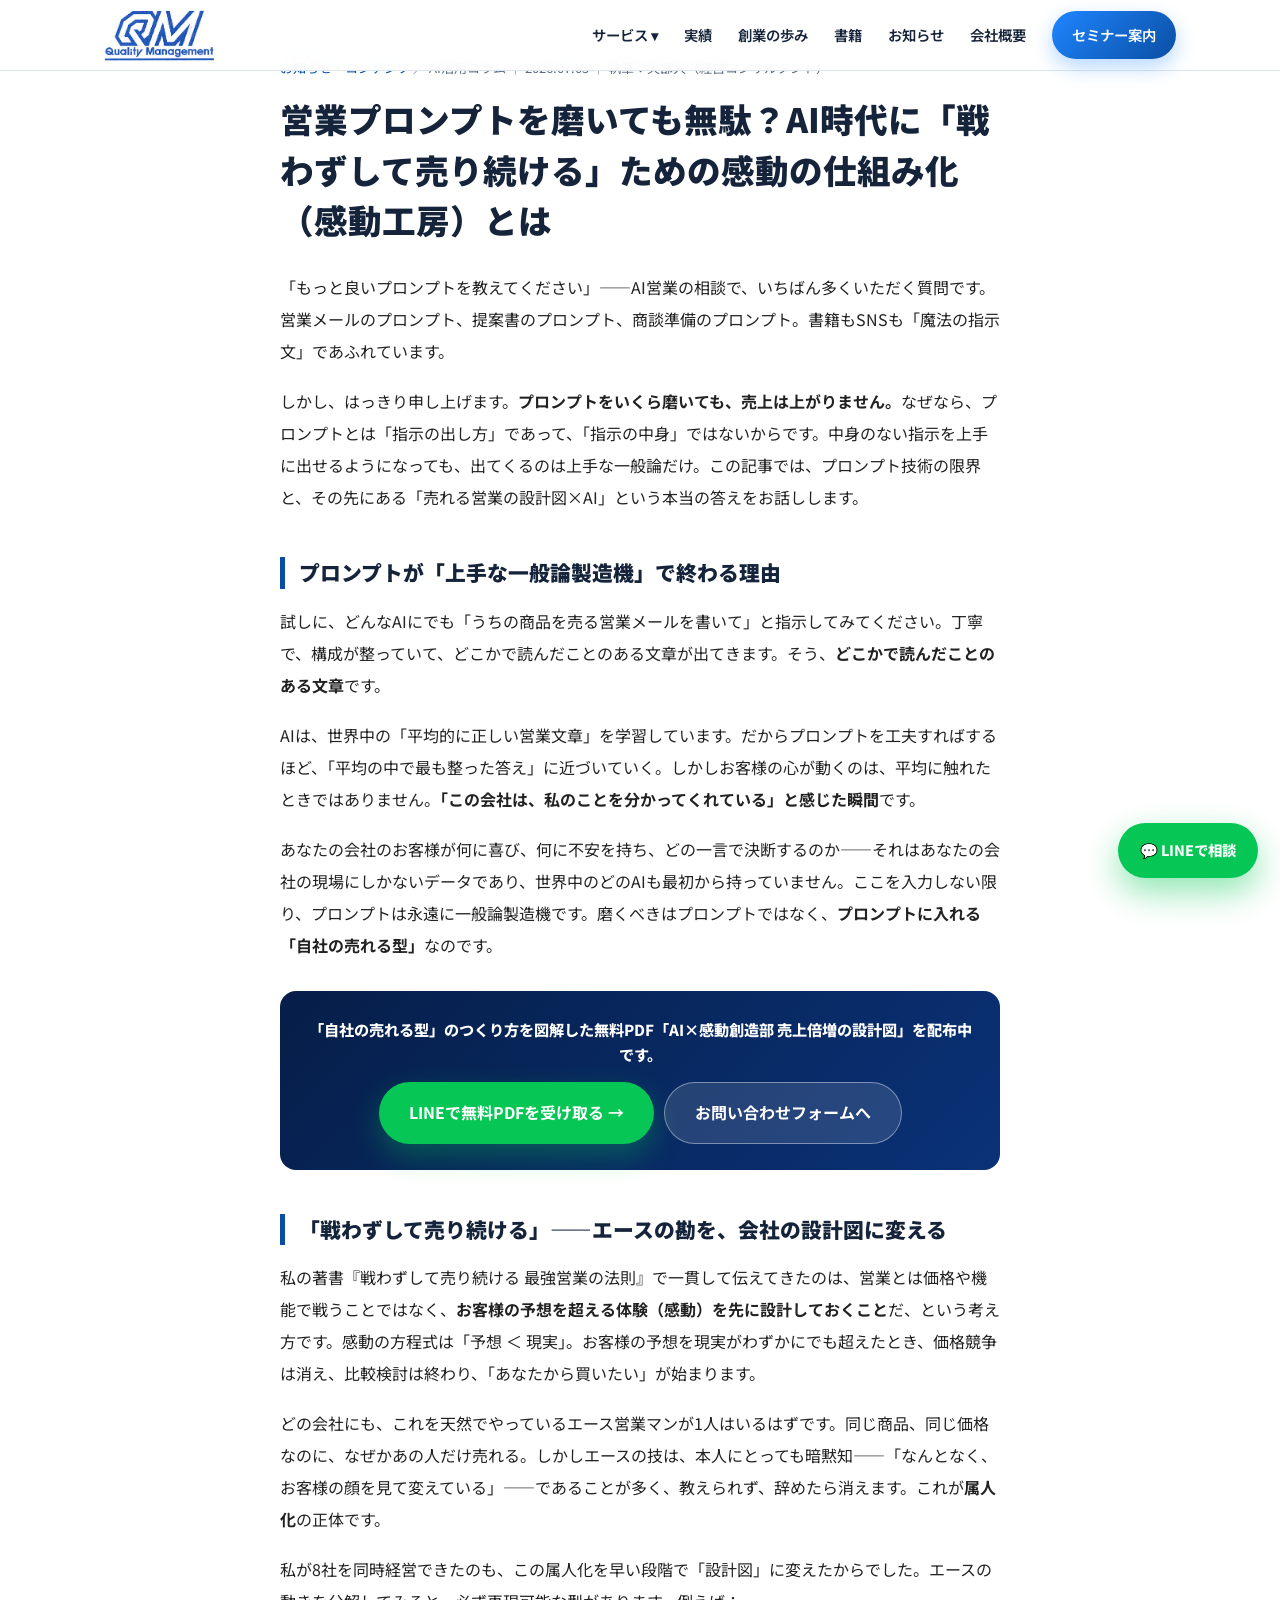
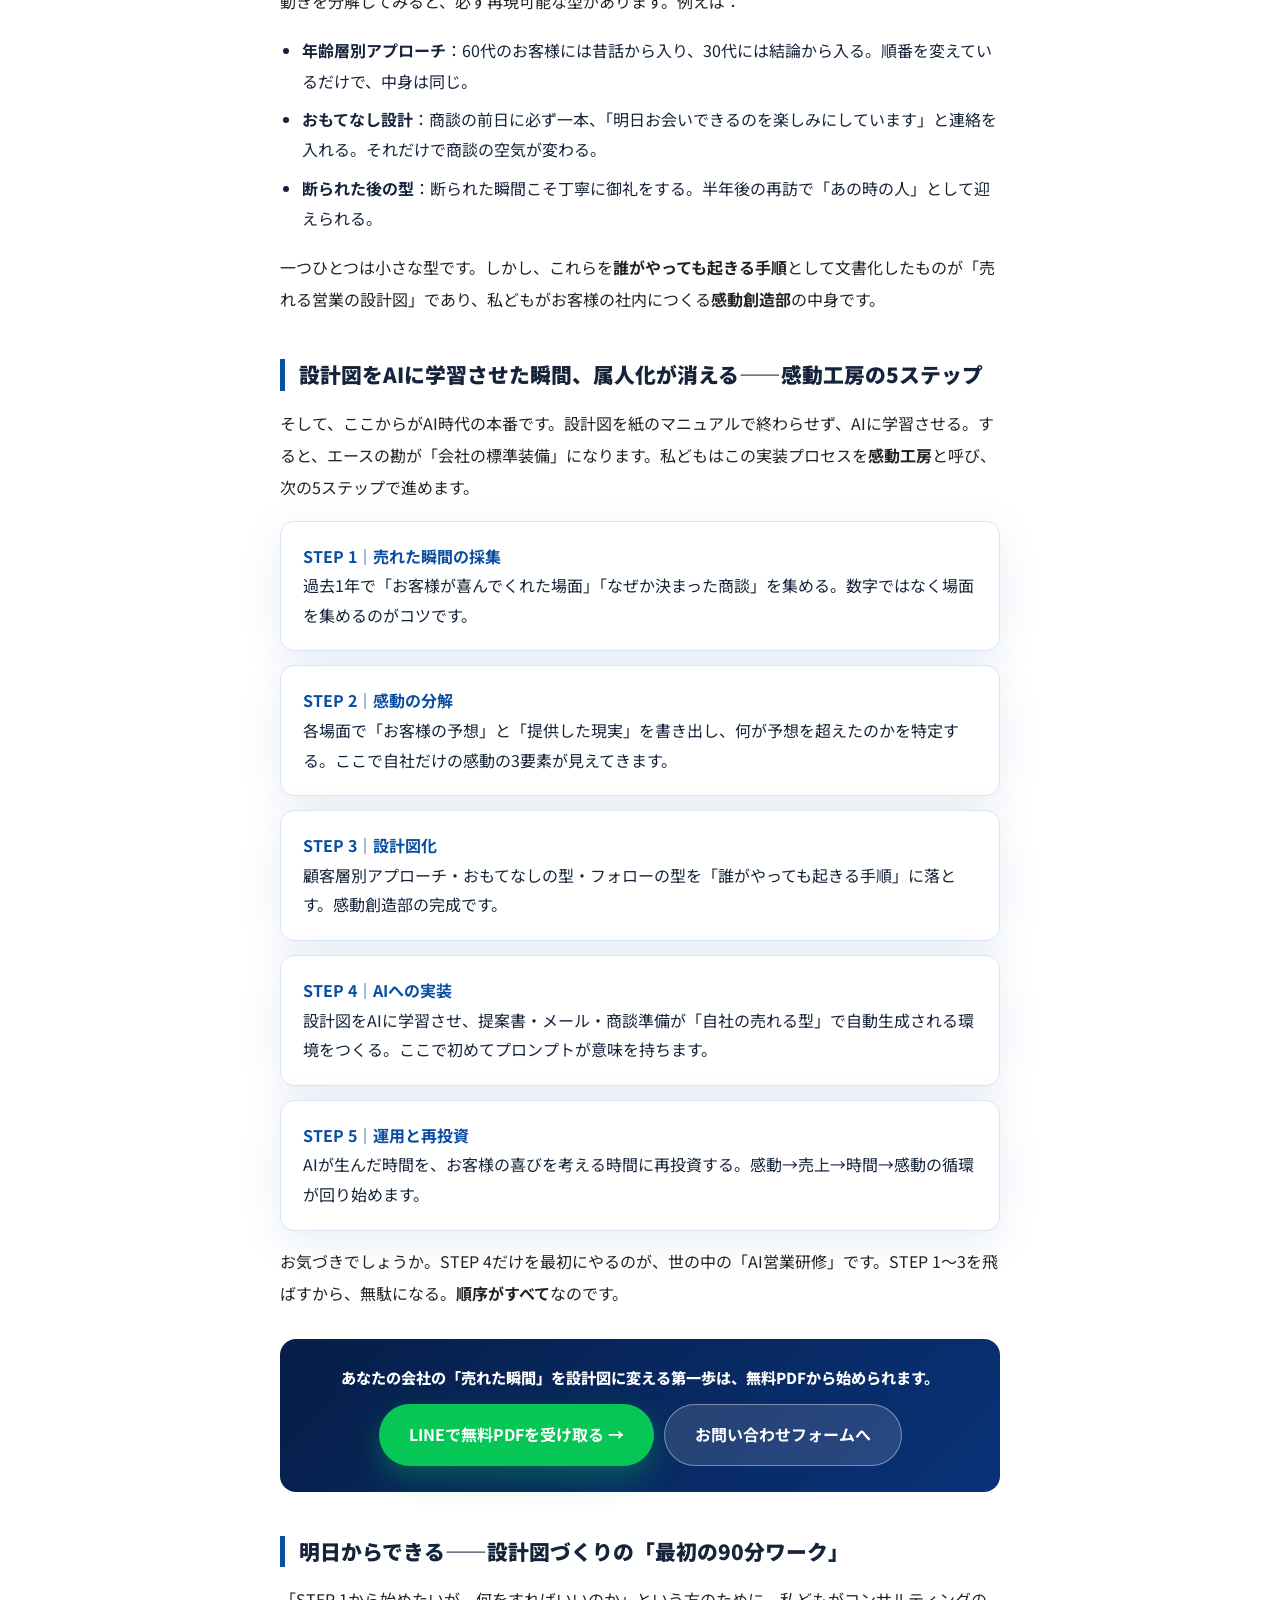
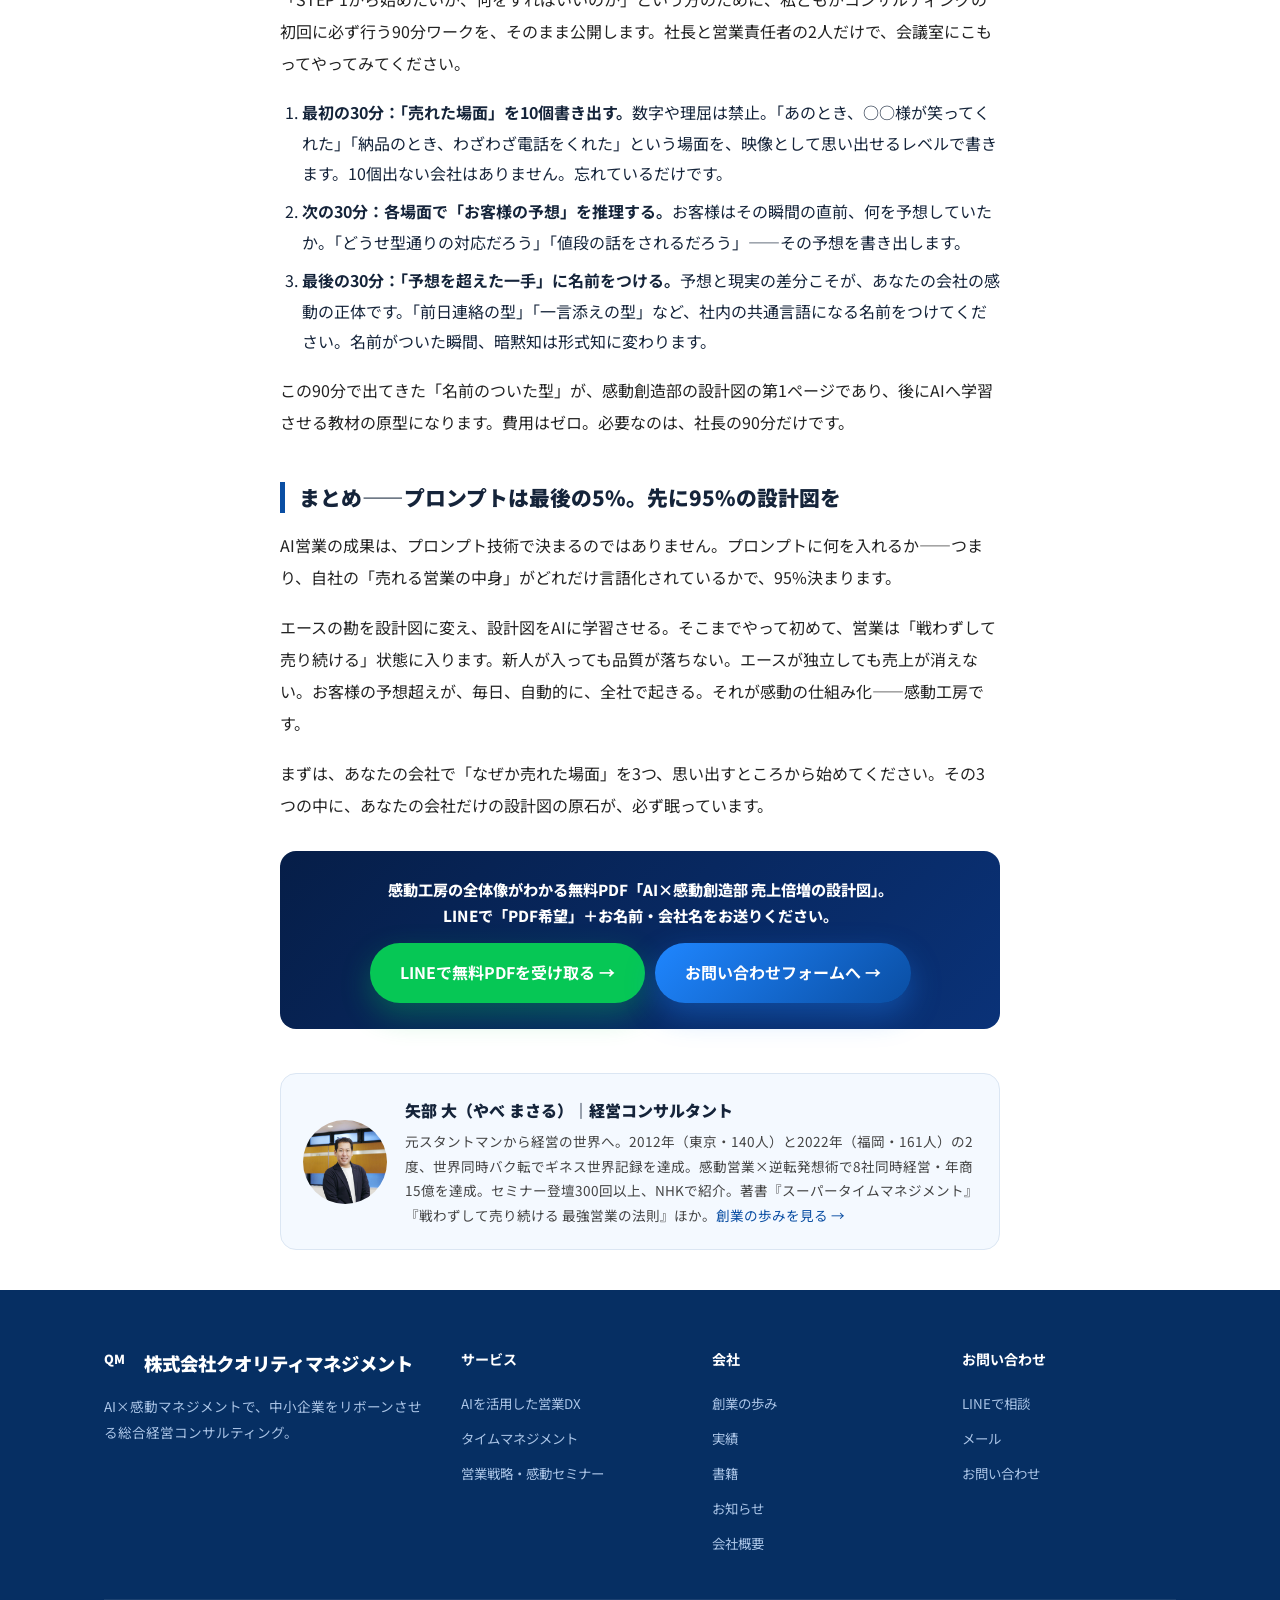
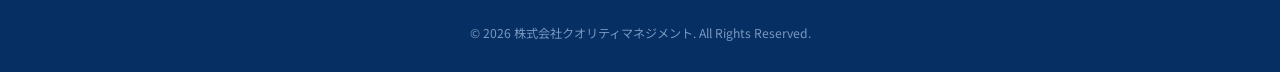
<file: column-kando-shikumika.html>
<!DOCTYPE html>
<html lang="ja">
<head>
<meta charset="UTF-8">
<!-- Google tag (gtag.js) -->
<script async src="https://www.googletagmanager.com/gtag/js?id=G-LE3FV124PM"></script>
<script>
  window.dataLayer = window.dataLayer || [];
  function gtag(){dataLayer.push(arguments);}
  gtag("js", new Date());
  gtag("config", "G-LE3FV124PM");
</script>
<meta name="viewport" content="width=device-width, initial-scale=1.0">
<title>営業プロンプトを磨いても無駄？AI時代に「戦わずして売り続ける」ための感動の仕組み化（感動工房）とは｜クオリティマネジメント</title>
<meta name="description" content="営業プロンプトをいくら磨いても売れない理由と、AI営業を仕組み化する正しい手順を解説。自社の「売れる営業の設計図」をAIに学習させて初めて属人化が消える——感動セールス×AIの実践プロセスを、8社経営・年商15億の矢部大が公開します。">
<meta name="keywords" content="プロンプト 営業 売れない,AI営業 仕組み化,感動セールス AI,営業 属人化 解消,営業DX 中小企業,感動工房,戦わずして売り続ける">
<link rel="canonical" href="https://qmw.co.jp/column-kando-shikumika.html">
<meta property="og:type" content="article">
<meta property="og:title" content="営業プロンプトを磨いても無駄？AI時代に「戦わずして売り続ける」ための感動の仕組み化（感動工房）とは">
<meta property="og:description" content="プロンプト技術では売れない理由と、売れる営業の設計図をAIに学習させて属人化を消す実践プロセスを矢部大が公開。">
<meta property="og:url" content="https://qmw.co.jp/column-kando-shikumika.html">
<meta property="og:site_name" content="株式会社クオリティマネジメント">
<meta property="og:locale" content="ja_JP">
<meta name="twitter:card" content="summary_large_image">
<script type="application/ld+json">
{"@context":"https://schema.org","@graph":[
{"@type":"Article","@id":"https://qmw.co.jp/column-kando-shikumika.html#article","headline":"営業プロンプトを磨いても無駄？AI時代に「戦わずして売り続ける」ための感動の仕組み化（感動工房）とは","description":"プロンプト技術では売れない理由と、売れる営業の設計図をAIに学習させて属人化を消す実践プロセス","datePublished":"2026-07-05","dateModified":"2026-07-05","inLanguage":"ja","author":{"@type":"Person","@id":"https://qmw.co.jp/#yabemasaru","name":"矢部大","url":"https://yabemasaru.site/"},"publisher":{"@type":"Organization","@id":"https://qmw.co.jp/#organization","name":"株式会社クオリティマネジメント","logo":{"@type":"ImageObject","url":"https://qmw.co.jp/assets/qm-logo.jpg"}},"mainEntityOfPage":"https://qmw.co.jp/column-kando-shikumika.html"},
{"@type":"FAQPage","mainEntity":[
{"@type":"Question","name":"営業プロンプトを工夫してもAIで売れないのはなぜですか？","acceptedAnswer":{"@type":"Answer","text":"プロンプトは「AIへの指示の出し方」にすぎず、指示の中身である「自社の売れる型」が言語化されていなければ、どれだけ磨いても一般論しか返ってこないからです。先に自社の売れた場面を分解して営業の設計図をつくり、それをAIに学習させる順序が必要です。"}},
{"@type":"Question","name":"営業の属人化をAIで解消するにはどうすればいいですか？","acceptedAnswer":{"@type":"Answer","text":"エース営業マンの「売れる瞬間」を、顧客層別アプローチ・おもてなし設計・フォローの型として言語化し（営業の設計図）、それをAIに学習させて誰でも同じ品質で再現できる仕組み（感動工房）にすることで解消できます。個人の勘をAIが会社の資産に変えます。"}},
{"@type":"Question","name":"感動工房とは何ですか？","acceptedAnswer":{"@type":"Answer","text":"株式会社クオリティマネジメントが提供する、感動セールス（お客様の予想を超える営業の中身＝感動創造部）をAIで仕組み化するサービスです。設計図づくりからAIへの実装、運用の定着まで伴走し、営業の属人化を解消して売上倍増を目指します。"}}
]},
{"@type":"BreadcrumbList","itemListElement":[{"@type":"ListItem","position":1,"name":"ホーム","item":"https://qmw.co.jp/"},{"@type":"ListItem","position":2,"name":"お知らせ・コンテンツ","item":"https://qmw.co.jp/blog.html"},{"@type":"ListItem","position":3,"name":"感動の仕組み化（感動工房）とは"}]}
]}
</script>
<link rel="preconnect" href="https://fonts.googleapis.com"><link rel="preconnect" href="https://fonts.gstatic.com" crossorigin>
<link href="https://fonts.googleapis.com/css2?family=Noto+Sans+JP:wght@400;500;700;900&family=Montserrat:wght@600;700;800&display=swap" rel="stylesheet">
<link rel="stylesheet" href="assets/style.css">
<style>
.col-article{max-width:760px;margin:0 auto;padding:56px 20px 40px}
.col-article .meta{font-size:.82rem;color:var(--gray);margin-bottom:14px}
.col-article h1{font-size:clamp(1.5rem,3.6vw,2.1rem);font-weight:900;line-height:1.5;margin-bottom:26px}
.col-article h2{font-size:1.3rem;font-weight:900;line-height:1.5;margin:44px 0 16px;padding-left:14px;border-left:5px solid var(--blue)}
.col-article p{font-size:1rem;line-height:2;margin-bottom:18px;color:#222}
.col-article ul,.col-article ol{margin:0 0 18px 22px}
.col-article li{line-height:1.9;margin-bottom:8px}
.col-cta{background:linear-gradient(135deg,#061e48,#0a3278);border-radius:16px;padding:26px 24px;margin:30px 0;text-align:center}
.col-cta p{color:#fff;font-weight:800;font-size:.95rem;margin-bottom:14px;line-height:1.7}
.col-cta .btns{display:flex;gap:10px;justify-content:center;flex-wrap:wrap}
.step-box{background:#fff;border:1.5px solid var(--line);border-radius:14px;padding:20px 22px;margin-bottom:14px;box-shadow:var(--shadow)}
.step-box b{color:var(--blue)}
.author-box{display:flex;gap:18px;align-items:center;background:var(--sky2,#f2f7ff);border:1px solid var(--line);border-radius:16px;padding:22px;margin-top:44px}
.author-box img{width:84px;height:84px;border-radius:50%;object-fit:cover;object-position:center 20%;flex:0 0 auto}
.author-box .n{font-weight:900;margin-bottom:4px}
.author-box p{font-size:.85rem;line-height:1.8;margin:0;color:#444}
</style>
</head>
<body>

<header>
  <div class="wrap nav">
    <a href="index.html" class="logo"><img src="assets/qm-logo.jpg" alt="株式会社クオリティマネジメント" class="logo-img"></a>
    <nav class="nav-menu" id="navMenu">
      <div class="has-drop"><span>サービス ▾</span><div class="drop">
        <a href="index.html#ai" data-svc="ai">AI×感動工房<small>メイン商材／感動のAI仕組み化</small></a>
        <a href="seminar-sales.html" data-svc="sales">感動創造部セミナー<small>お客様の喜びを100倍</small></a>
        <a href="seminar-time.html" data-svc="time">タイムマネジメントセミナー<small>時間を創造する経営</small></a>
        <a href="index.html#works" data-svc="works">業務内容・請負相談<small>イベント・舞台関係も相談可</small></a>
      </div></div>
      <a href="results.html">実績</a><a href="story.html">創業の歩み</a><a href="books.html">書籍</a><a href="blog.html">お知らせ</a><a href="company.html">会社概要</a>
      <a href="index.html#seminar" class="nav-cta">セミナー案内</a>
    </nav>
    <button class="menu-btn" id="menuBtn" aria-label="メニュー">☰</button>
  </div>
</header>

<article class="col-article">
  <div class="meta"><a href="blog.html" style="color:var(--blue)">お知らせ・コンテンツ</a> ／ AI活用コラム ｜ 2026.07.05 ｜ 執筆：矢部大（経営コンサルタント）</div>
  <h1>営業プロンプトを磨いても無駄？AI時代に「戦わずして売り続ける」ための感動の仕組み化（感動工房）とは</h1>

  <p>「もっと良いプロンプトを教えてください」——AI営業の相談で、いちばん多くいただく質問です。営業メールのプロンプト、提案書のプロンプト、商談準備のプロンプト。書籍もSNSも「魔法の指示文」であふれています。</p>
  <p>しかし、はっきり申し上げます。<strong>プロンプトをいくら磨いても、売上は上がりません。</strong>なぜなら、プロンプトとは「指示の出し方」であって、「指示の中身」ではないからです。中身のない指示を上手に出せるようになっても、出てくるのは上手な一般論だけ。この記事では、プロンプト技術の限界と、その先にある「売れる営業の設計図×AI」という本当の答えをお話しします。</p>

  <h2>プロンプトが「上手な一般論製造機」で終わる理由</h2>
  <p>試しに、どんなAIにでも「うちの商品を売る営業メールを書いて」と指示してみてください。丁寧で、構成が整っていて、どこかで読んだことのある文章が出てきます。そう、<strong>どこかで読んだことのある文章</strong>です。</p>
  <p>AIは、世界中の「平均的に正しい営業文章」を学習しています。だからプロンプトを工夫すればするほど、「平均の中で最も整った答え」に近づいていく。しかしお客様の心が動くのは、平均に触れたときではありません。<strong>「この会社は、私のことを分かってくれている」と感じた瞬間</strong>です。</p>
  <p>あなたの会社のお客様が何に喜び、何に不安を持ち、どの一言で決断するのか——それはあなたの会社の現場にしかないデータであり、世界中のどのAIも最初から持っていません。ここを入力しない限り、プロンプトは永遠に一般論製造機です。磨くべきはプロンプトではなく、<strong>プロンプトに入れる「自社の売れる型」</strong>なのです。</p>

  <div class="col-cta">
    <p>「自社の売れる型」のつくり方を図解した無料PDF「AI×感動創造部 売上倍増の設計図」を配布中です。</p>
    <div class="btns">
      <a href="https://line.me/R/ti/p/%40171hzbls" target="_blank" rel="noopener" class="btn btn-line">LINEで無料PDFを受け取る →</a>
      <a href="index.html#contact-form" class="btn btn-ghost" style="background:rgba(255,255,255,.12);color:#fff;border-color:rgba(255,255,255,.4)">お問い合わせフォームへ</a>
    </div>
  </div>

  <h2>「戦わずして売り続ける」——エースの勘を、会社の設計図に変える</h2>
  <p>私の著書『戦わずして売り続ける 最強営業の法則』で一貫して伝えてきたのは、営業とは価格や機能で戦うことではなく、<strong>お客様の予想を超える体験（感動）を先に設計しておくこと</strong>だ、という考え方です。感動の方程式は「予想 ＜ 現実」。お客様の予想を現実がわずかにでも超えたとき、価格競争は消え、比較検討は終わり、「あなたから買いたい」が始まります。</p>
  <p>どの会社にも、これを天然でやっているエース営業マンが1人はいるはずです。同じ商品、同じ価格なのに、なぜかあの人だけ売れる。しかしエースの技は、本人にとっても暗黙知——「なんとなく、お客様の顔を見て変えている」——であることが多く、教えられず、辞めたら消えます。これが<strong>属人化</strong>の正体です。</p>
  <p>私が8社を同時経営できたのも、この属人化を早い段階で「設計図」に変えたからでした。エースの動きを分解してみると、必ず再現可能な型があります。例えば：</p>
  <ul>
    <li><strong>年齢層別アプローチ</strong>：60代のお客様には昔話から入り、30代には結論から入る。順番を変えているだけで、中身は同じ。</li>
    <li><strong>おもてなし設計</strong>：商談の前日に必ず一本、「明日お会いできるのを楽しみにしています」と連絡を入れる。それだけで商談の空気が変わる。</li>
    <li><strong>断られた後の型</strong>：断られた瞬間こそ丁寧に御礼をする。半年後の再訪で「あの時の人」として迎えられる。</li>
  </ul>
  <p>一つひとつは小さな型です。しかし、これらを<strong>誰がやっても起きる手順</strong>として文書化したものが「売れる営業の設計図」であり、私どもがお客様の社内につくる<strong>感動創造部</strong>の中身です。</p>

  <h2>設計図をAIに学習させた瞬間、属人化が消える——感動工房の5ステップ</h2>
  <p>そして、ここからがAI時代の本番です。設計図を紙のマニュアルで終わらせず、AIに学習させる。すると、エースの勘が「会社の標準装備」になります。私どもはこの実装プロセスを<strong>感動工房</strong>と呼び、次の5ステップで進めます。</p>
  <div class="step-box"><b>STEP 1｜売れた瞬間の採集</b><br>過去1年で「お客様が喜んでくれた場面」「なぜか決まった商談」を集める。数字ではなく場面を集めるのがコツです。</div>
  <div class="step-box"><b>STEP 2｜感動の分解</b><br>各場面で「お客様の予想」と「提供した現実」を書き出し、何が予想を超えたのかを特定する。ここで自社だけの感動の3要素が見えてきます。</div>
  <div class="step-box"><b>STEP 3｜設計図化</b><br>顧客層別アプローチ・おもてなしの型・フォローの型を「誰がやっても起きる手順」に落とす。感動創造部の完成です。</div>
  <div class="step-box"><b>STEP 4｜AIへの実装</b><br>設計図をAIに学習させ、提案書・メール・商談準備が「自社の売れる型」で自動生成される環境をつくる。ここで初めてプロンプトが意味を持ちます。</div>
  <div class="step-box"><b>STEP 5｜運用と再投資</b><br>AIが生んだ時間を、お客様の喜びを考える時間に再投資する。感動→売上→時間→感動の循環が回り始めます。</div>
  <p>お気づきでしょうか。STEP 4だけを最初にやるのが、世の中の「AI営業研修」です。STEP 1〜3を飛ばすから、無駄になる。<strong>順序がすべて</strong>なのです。</p>

  <div class="col-cta">
    <p>あなたの会社の「売れた瞬間」を設計図に変える第一歩は、無料PDFから始められます。</p>
    <div class="btns">
      <a href="https://line.me/R/ti/p/%40171hzbls" target="_blank" rel="noopener" class="btn btn-line">LINEで無料PDFを受け取る →</a>
      <a href="index.html#contact-form" class="btn btn-ghost" style="background:rgba(255,255,255,.12);color:#fff;border-color:rgba(255,255,255,.4)">お問い合わせフォームへ</a>
    </div>
  </div>

  <h2>明日からできる——設計図づくりの「最初の90分ワーク」</h2>
  <p>「STEP 1から始めたいが、何をすればいいのか」という方のために、私どもがコンサルティングの初回に必ず行う90分ワークを、そのまま公開します。社長と営業責任者の2人だけで、会議室にこもってやってみてください。</p>
  <ol>
    <li><strong>最初の30分：「売れた場面」を10個書き出す。</strong>数字や理屈は禁止。「あのとき、○○様が笑ってくれた」「納品のとき、わざわざ電話をくれた」という場面を、映像として思い出せるレベルで書きます。10個出ない会社はありません。忘れているだけです。</li>
    <li><strong>次の30分：各場面で「お客様の予想」を推理する。</strong>お客様はその瞬間の直前、何を予想していたか。「どうせ型通りの対応だろう」「値段の話をされるだろう」——その予想を書き出します。</li>
    <li><strong>最後の30分：「予想を超えた一手」に名前をつける。</strong>予想と現実の差分こそが、あなたの会社の感動の正体です。「前日連絡の型」「一言添えの型」など、社内の共通言語になる名前をつけてください。名前がついた瞬間、暗黙知は形式知に変わります。</li>
  </ol>
  <p>この90分で出てきた「名前のついた型」が、感動創造部の設計図の第1ページであり、後にAIへ学習させる教材の原型になります。費用はゼロ。必要なのは、社長の90分だけです。</p>

  <h2>まとめ——プロンプトは最後の5%。先に95%の設計図を</h2>
  <p>AI営業の成果は、プロンプト技術で決まるのではありません。プロンプトに何を入れるか——つまり、自社の「売れる営業の中身」がどれだけ言語化されているかで、95%決まります。</p>
  <p>エースの勘を設計図に変え、設計図をAIに学習させる。そこまでやって初めて、営業は「戦わずして売り続ける」状態に入ります。新人が入っても品質が落ちない。エースが独立しても売上が消えない。お客様の予想超えが、毎日、自動的に、全社で起きる。それが感動の仕組み化——感動工房です。</p>
  <p>まずは、あなたの会社で「なぜか売れた場面」を3つ、思い出すところから始めてください。その3つの中に、あなたの会社だけの設計図の原石が、必ず眠っています。</p>

  <div class="col-cta">
    <p>感動工房の全体像がわかる無料PDF「AI×感動創造部 売上倍増の設計図」。<br>LINEで「PDF希望」＋お名前・会社名をお送りください。</p>
    <div class="btns">
      <a href="https://line.me/R/ti/p/%40171hzbls" target="_blank" rel="noopener" class="btn btn-line">LINEで無料PDFを受け取る →</a>
      <a href="index.html#contact-form" class="btn btn-primary">お問い合わせフォームへ →</a>
    </div>
  </div>

  <div class="author-box">
    <img src="assets/photos/yabe-masaru-hero.jpg" alt="経営コンサルタント 矢部大">
    <div>
      <div class="n">矢部 大（やべ まさる）｜経営コンサルタント</div>
      <p>元スタントマンから経営の世界へ。2012年（東京・140人）と2022年（福岡・161人）の2度、世界同時バク転でギネス世界記録を達成。感動営業×逆転発想術で8社同時経営・年商15億を達成。セミナー登壇300回以上、NHKで紹介。著書『スーパータイムマネジメント』『戦わずして売り続ける 最強営業の法則』ほか。<a href="story.html" style="color:var(--blue)">創業の歩みを見る →</a></p>
    </div>
  </div>
</article>

<footer>
  <div class="wrap">
    <div class="foot-grid">
      <div><div class="foot-logo"><span class="mark" style="width:30px;height:30px;font-size:.78rem">QM</span>株式会社クオリティマネジメント</div><p>AI×感動マネジメントで、中小企業をリボーンさせる総合経営コンサルティング。</p></div>
      <div class="foot-col"><h4>サービス</h4><a href="index.html#ai">AIを活用した営業DX</a><a href="seminar-time.html">タイムマネジメント</a><a href="seminar-sales.html">営業戦略・感動セミナー</a></div>
      <div class="foot-col"><h4>会社</h4><a href="story.html">創業の歩み</a><a href="results.html">実績</a><a href="books.html">書籍</a><a href="blog.html">お知らせ</a><a href="company.html">会社概要</a></div>
      <div class="foot-col"><h4>お問い合わせ</h4><a href="https://line.me/R/ti/p/%40171hzbls" target="_blank" rel="noopener">LINEで相談</a><a href="mailto:yabemasaru23@gmail.com">メール</a><a href="index.html#contact">お問い合わせ</a></div>
    </div>
    <div class="foot-bottom">© 2026 株式会社クオリティマネジメント. All Rights Reserved.</div>
  </div>
</footer>
<a href="https://line.me/R/ti/p/%40171hzbls" target="_blank" rel="noopener" class="float-line">💬 LINEで相談</a>
<script src="assets/site.js"></script>
</body>
</html>
</file>
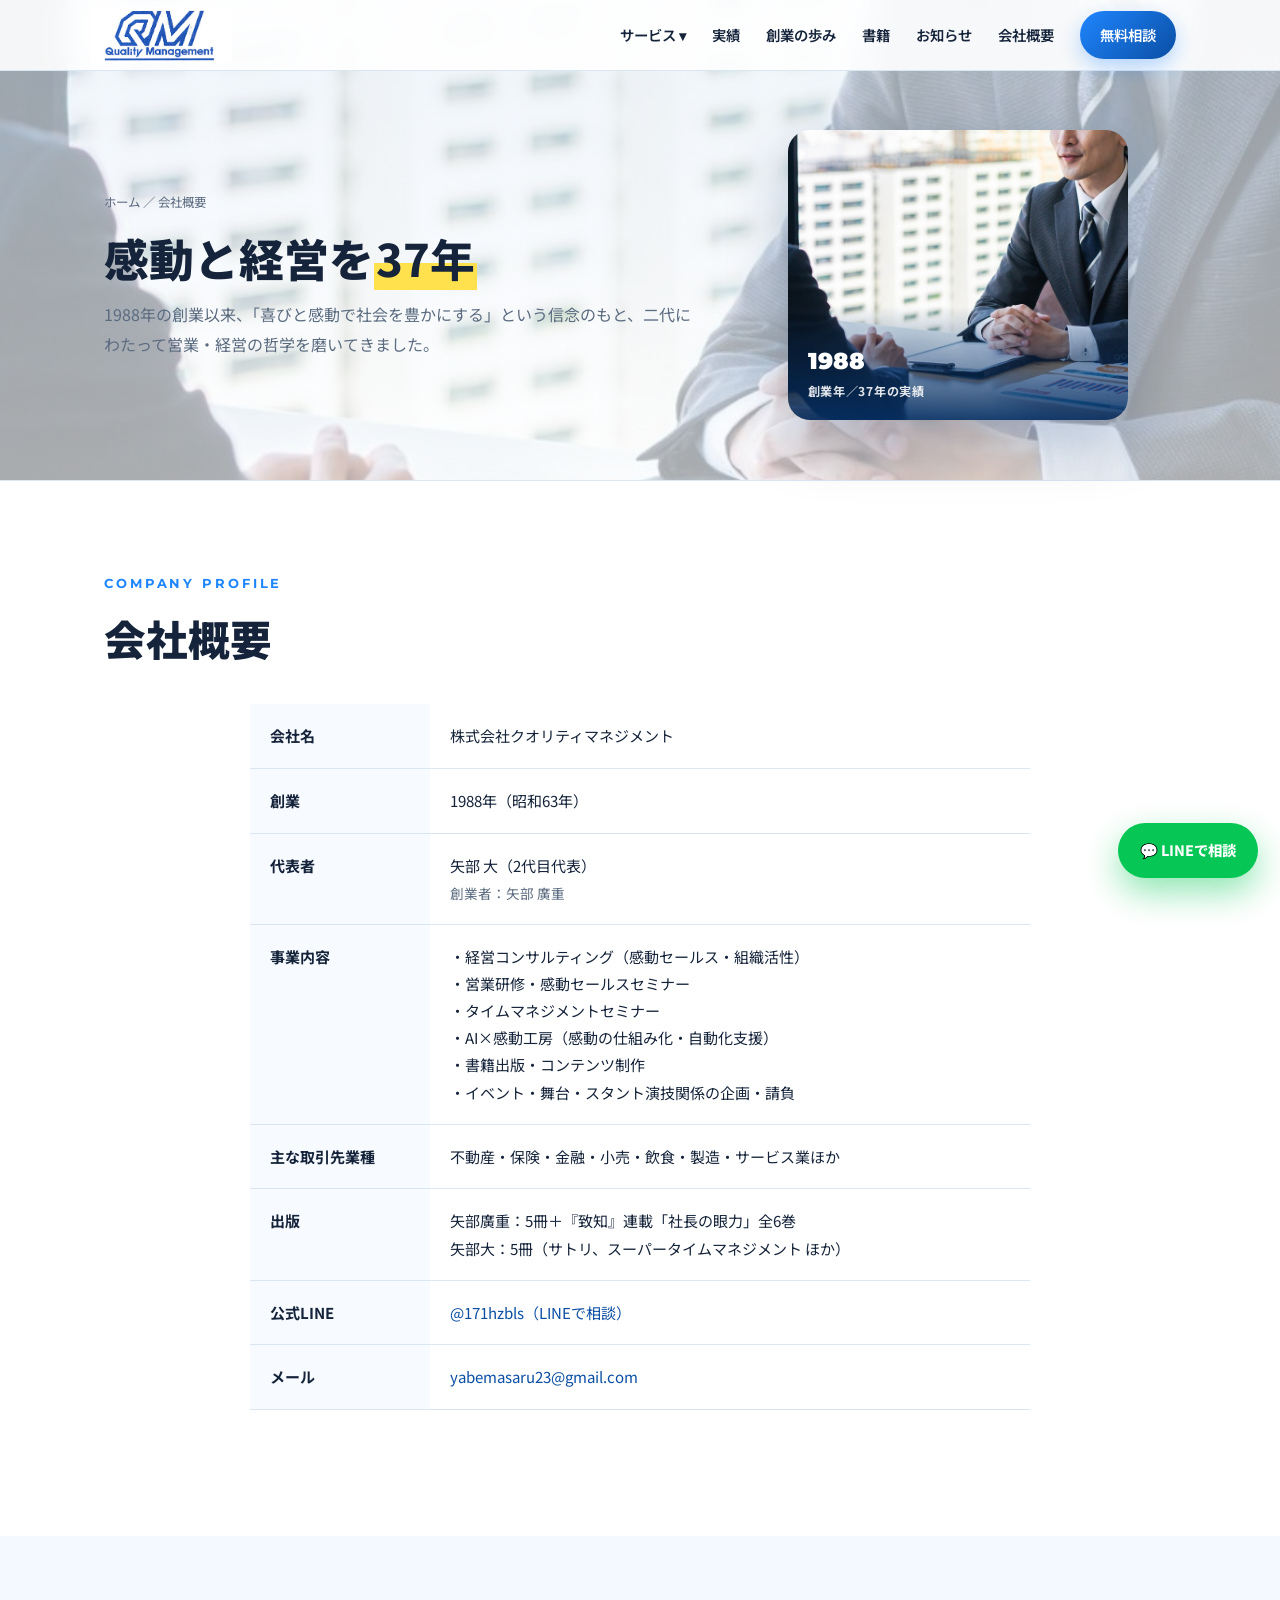
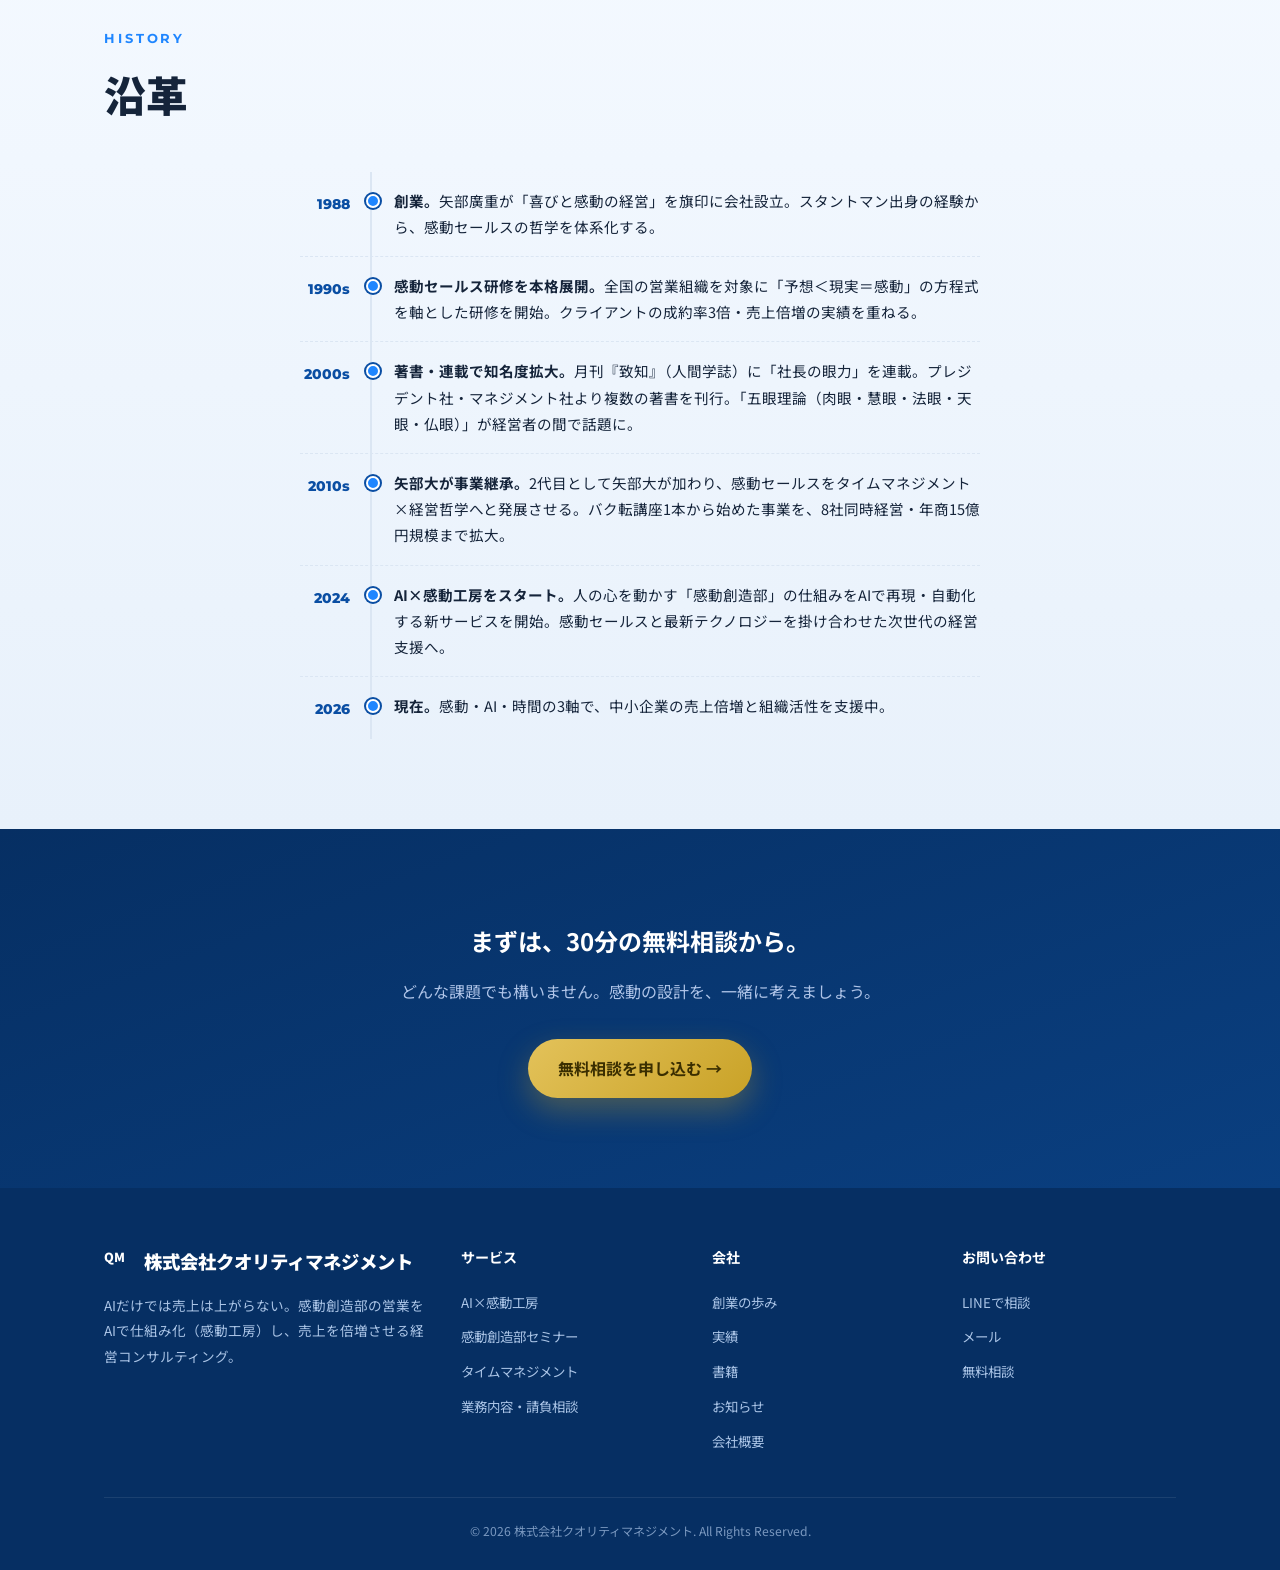
<file: company.html>
<!DOCTYPE html>
<html lang="ja">
<head>
<meta charset="UTF-8">
<!-- Google tag (gtag.js) -->
<script async src="https://www.googletagmanager.com/gtag/js?id=G-LE3FV124PM"></script>
<script>
  window.dataLayer = window.dataLayer || [];
  function gtag(){dataLayer.push(arguments);}
  gtag("js", new Date());
  gtag("config", "G-LE3FV124PM");
</script>
<meta name="viewport" content="width=device-width, initial-scale=1.0">
<title>会社概要｜株式会社クオリティマネジメント</title>
<meta name="description" content="株式会社クオリティマネジメントの会社概要。1988年創業、感動と経営をテーマに37年。創業者・矢部廣重が確立した「感動セールス」を、継承者・矢部大がAI×感動工房として進化させています。">
<link rel="canonical" href="https://qmw.co.jp/company.html">
<meta property="og:type" content="website">
<meta property="og:title" content="会社概要｜株式会社クオリティマネジメント">
<meta property="og:description" content="株式会社クオリティマネジメントの会社概要。1988年創業、感動と経営をテーマに37年。創業者・矢部廣重が確立した「感動セールス」を、継承者・矢部大がAI×感動工房として進化させています。">
<meta property="og:url" content="https://qmw.co.jp/company.html">
<meta property="og:site_name" content="株式会社クオリティマネジメント">
<meta property="og:locale" content="ja_JP">
<meta name="twitter:card" content="summary">
<script type="application/ld+json">
{"@context":"https://schema.org","@graph":[{"@type":"WebPage","@id":"https://qmw.co.jp/company.html#webpage","url":"https://qmw.co.jp/company.html","name":"会社概要｜株式会社クオリティマネジメント","inLanguage":"ja","isPartOf":{"@type":"WebSite","@id":"https://qmw.co.jp/#website"},"about":{"@type":"Organization","@id":"https://qmw.co.jp/#organization"}},{"@type":"BreadcrumbList","itemListElement":[{"@type":"ListItem","position":1,"name":"ホーム","item":"https://qmw.co.jp/"},{"@type":"ListItem","position":2,"name":"会社概要"}]}]}
</script>
<link rel="preconnect" href="https://fonts.googleapis.com"><link rel="preconnect" href="https://fonts.gstatic.com" crossorigin>
<link href="https://fonts.googleapis.com/css2?family=Noto+Sans+JP:wght@400;500;700;900&family=Montserrat:wght@600;700;800&family=Yomogi&display=swap" rel="stylesheet">
<link rel="stylesheet" href="assets/style.css">
<style>
.company-table{width:100%;border-collapse:collapse;max-width:780px;margin:36px auto}
.company-table th,.company-table td{padding:18px 20px;border-bottom:1px solid var(--line);text-align:left;vertical-align:top;font-size:.94rem}
.company-table th{width:180px;font-weight:700;color:var(--navy);background:#f7faff;white-space:nowrap}
.company-table td{color:var(--ink);line-height:1.8}
@media(max-width:600px){.company-table th{width:110px;font-size:.82rem}.company-table td{font-size:.84rem}}
.history-list{list-style:none;padding:0;margin:0;position:relative}
.history-list::before{content:'';position:absolute;left:70px;top:0;bottom:0;width:2px;background:var(--line)}
.history-item{display:grid;grid-template-columns:70px 1fr;gap:0;padding:16px 0;position:relative}
.history-item:not(:last-child){border-bottom:1px dashed var(--line)}
.history-year{font-family:'Montserrat',sans-serif;font-weight:800;font-size:.9rem;color:var(--blue);padding-right:20px;text-align:right;padding-top:3px}
.history-text{padding-left:24px;font-size:.91rem;line-height:1.8;color:var(--ink)}
.history-text strong{color:var(--navy)}
.history-item::after{content:'';position:absolute;left:66px;top:22px;width:10px;height:10px;border-radius:50%;background:var(--blue-bright);border:2px solid #fff;box-shadow:0 0 0 2px var(--blue)}
</style>
</head>
<body>

<header>
  <div class="wrap nav">
    <a href="index.html" class="logo"><img src="assets/qm-logo.jpg" alt="株式会社クオリティマネジメント" class="logo-img"></a>
    <nav class="nav-menu" id="navMenu">
      <div class="has-drop"><span>サービス ▾</span><div class="drop">
        <a href="index.html#ai" data-svc="ai">AI×感動工房<small>メイン商材／感動のAI仕組み化</small></a>
        <a href="seminar-sales.html" data-svc="sales">感動創造部セミナー<small>お客様の喜びを100倍</small></a>
        <a href="seminar-time.html" data-svc="time">タイムマネジメントセミナー<small>時間を創造する経営</small></a>
        <a href="index.html#works" data-svc="works">業務内容・請負相談<small>イベント・舞台関係も相談可</small></a>
      </div></div>
      <a href="results.html">実績</a><a href="story.html">創業の歩み</a><a href="books.html">書籍</a><a href="blog.html">お知らせ</a><a href="company.html">会社概要</a>
      <a href="index.html#contact" class="nav-cta">無料相談</a>
    </nav>
    <button class="menu-btn" id="menuBtn" aria-label="メニュー">☰</button>
  </div>
</header>

<section class="page-hero theme-blue has-img hero-bg-company">
  <div class="wrap">
    <div class="page-hero-grid">
      <div>
        <div class="breadcrumb"><a href="index.html">ホーム</a> ／ 会社概要</div>
        <h1>感動と経営を<span class="marker">37年</span></h1>
        <p>1988年の創業以来、「喜びと感動で社会を豊かにする」という信念のもと、二代にわたって営業・経営の哲学を磨いてきました。</p>
      </div>
      <div class="page-hero-deco">
        <figure class="hero-visual">
          <img src="assets/photos/hero-company.jpg" alt="顧問先との打ち合わせの様子" width="760" height="620">
          <figcaption>
            <div class="hv-big">1988</div>
            <div class="hv-label">創業年／37年の実績</div>
          </figcaption>
        </figure>
      </div>
    </div>
  </div>
</section>

<!-- 会社概要テーブル -->
<section>
  <div class="wrap">
    <span class="sec-label">Company Profile</span>
    <h2 class="sec-title reveal">会社概要</h2>
    <table class="company-table reveal">
      <tr>
        <th>会社名</th>
        <td>株式会社クオリティマネジメント</td>
      </tr>
      <tr>
        <th>創業</th>
        <td>1988年（昭和63年）</td>
      </tr>
      <tr>
        <th>代表者</th>
        <td>矢部 大（2代目代表）<br><span style="font-size:.85rem;color:var(--gray)">創業者：矢部 廣重</span></td>
      </tr>
      <tr>
        <th>事業内容</th>
        <td>
          ・経営コンサルティング（感動セールス・組織活性）<br>
          ・営業研修・感動セールスセミナー<br>
          ・タイムマネジメントセミナー<br>
          ・AI×感動工房（感動の仕組み化・自動化支援）<br>
          ・書籍出版・コンテンツ制作<br>
          ・イベント・舞台・スタント演技関係の企画・請負
        </td>
      </tr>
      <tr>
        <th>主な取引先業種</th>
        <td>不動産・保険・金融・小売・飲食・製造・サービス業ほか</td>
      </tr>
      <tr>
        <th>出版</th>
        <td>矢部廣重：5冊＋『致知』連載「社長の眼力」全6巻<br>矢部大：5冊（サトリ、スーパータイムマネジメント ほか）</td>
      </tr>
      <tr>
        <th>公式LINE</th>
        <td><a href="https://line.me/R/ti/p/%40171hzbls" target="_blank" rel="noopener" style="color:var(--blue)">@171hzbls（LINEで相談）</a></td>
      </tr>
      <tr>
        <th>メール</th>
        <td><a href="mailto:yabemasaru23@gmail.com" style="color:var(--blue)">yabemasaru23@gmail.com</a></td>
      </tr>
    </table>
  </div>
</section>

<!-- 沿革 -->
<section class="bg-sky">
  <div class="wrap">
    <span class="sec-label">History</span>
    <h2 class="sec-title reveal">沿革</h2>
    <ul class="history-list reveal" style="max-width:680px;margin:48px auto 0">
      <li class="history-item">
        <div class="history-year">1988</div>
        <div class="history-text"><strong>創業。</strong>矢部廣重が「喜びと感動の経営」を旗印に会社設立。スタントマン出身の経験から、感動セールスの哲学を体系化する。</div>
      </li>
      <li class="history-item">
        <div class="history-year">1990s</div>
        <div class="history-text"><strong>感動セールス研修を本格展開。</strong>全国の営業組織を対象に「予想＜現実＝感動」の方程式を軸とした研修を開始。クライアントの成約率3倍・売上倍増の実績を重ねる。</div>
      </li>
      <li class="history-item">
        <div class="history-year">2000s</div>
        <div class="history-text"><strong>著書・連載で知名度拡大。</strong>月刊『致知』（人間学誌）に「社長の眼力」を連載。プレジデント社・マネジメント社より複数の著書を刊行。「五眼理論（肉眼・慧眼・法眼・天眼・仏眼）」が経営者の間で話題に。</div>
      </li>
      <li class="history-item">
        <div class="history-year">2010s</div>
        <div class="history-text"><strong>矢部大が事業継承。</strong>2代目として矢部大が加わり、感動セールスをタイムマネジメント×経営哲学へと発展させる。バク転講座1本から始めた事業を、8社同時経営・年商15億円規模まで拡大。</div>
      </li>
      <li class="history-item">
        <div class="history-year">2024</div>
        <div class="history-text"><strong>AI×感動工房をスタート。</strong>人の心を動かす「感動創造部」の仕組みをAIで再現・自動化する新サービスを開始。感動セールスと最新テクノロジーを掛け合わせた次世代の経営支援へ。</div>
      </li>
      <li class="history-item">
        <div class="history-year">2026</div>
        <div class="history-text"><strong>現在。</strong>感動・AI・時間の3軸で、中小企業の売上倍増と組織活性を支援中。</div>
      </li>
    </ul>
  </div>
</section>

<!-- CTA -->
<section class="bg-navy" style="text-align:center">
  <div class="wrap">
    <h2 class="reveal" style="color:#fff;margin-bottom:14px">まずは、30分の無料相談から。</h2>
    <p class="reveal" style="color:#afc4e8;margin-bottom:32px">どんな課題でも構いません。感動の設計を、一緒に考えましょう。</p>
    <a href="index.html#contact" class="btn btn-gold reveal">無料相談を申し込む →</a>
  </div>
</section>

<footer>
  <div class="wrap">
    <div class="foot-grid">
      <div>
        <div class="foot-logo"><span class="mark" style="width:30px;height:30px;font-size:.78rem">QM</span>株式会社クオリティマネジメント</div>
        <p>AIだけでは売上は上がらない。感動創造部の営業をAIで仕組み化（感動工房）し、売上を倍増させる経営コンサルティング。</p>
      </div>
      <div class="foot-col"><h4>サービス</h4>
        <a href="index.html#ai">AI×感動工房</a>
        <a href="seminar-sales.html">感動創造部セミナー</a>
        <a href="seminar-time.html">タイムマネジメント</a>
        <a href="index.html#works">業務内容・請負相談</a>
      </div>
      <div class="foot-col"><h4>会社</h4>
        <a href="story.html">創業の歩み</a>
        <a href="results.html">実績</a>
        <a href="books.html">書籍</a>
        <a href="blog.html">お知らせ</a>
        <a href="company.html">会社概要</a>
      </div>
      <div class="foot-col"><h4>お問い合わせ</h4>
        <a href="https://line.me/R/ti/p/%40171hzbls" target="_blank" rel="noopener">LINEで相談</a>
        <a href="mailto:yabemasaru23@gmail.com">メール</a>
        <a href="index.html#contact">無料相談</a>
      </div>
    </div>
    <div class="foot-bottom">© 2026 株式会社クオリティマネジメント. All Rights Reserved.</div>
  </div>
</footer>

<a href="https://line.me/R/ti/p/%40171hzbls" target="_blank" rel="noopener" class="float-line">💬 LINEで相談</a>

<script src="assets/site.js"></script>
</body>
</html>
</file>
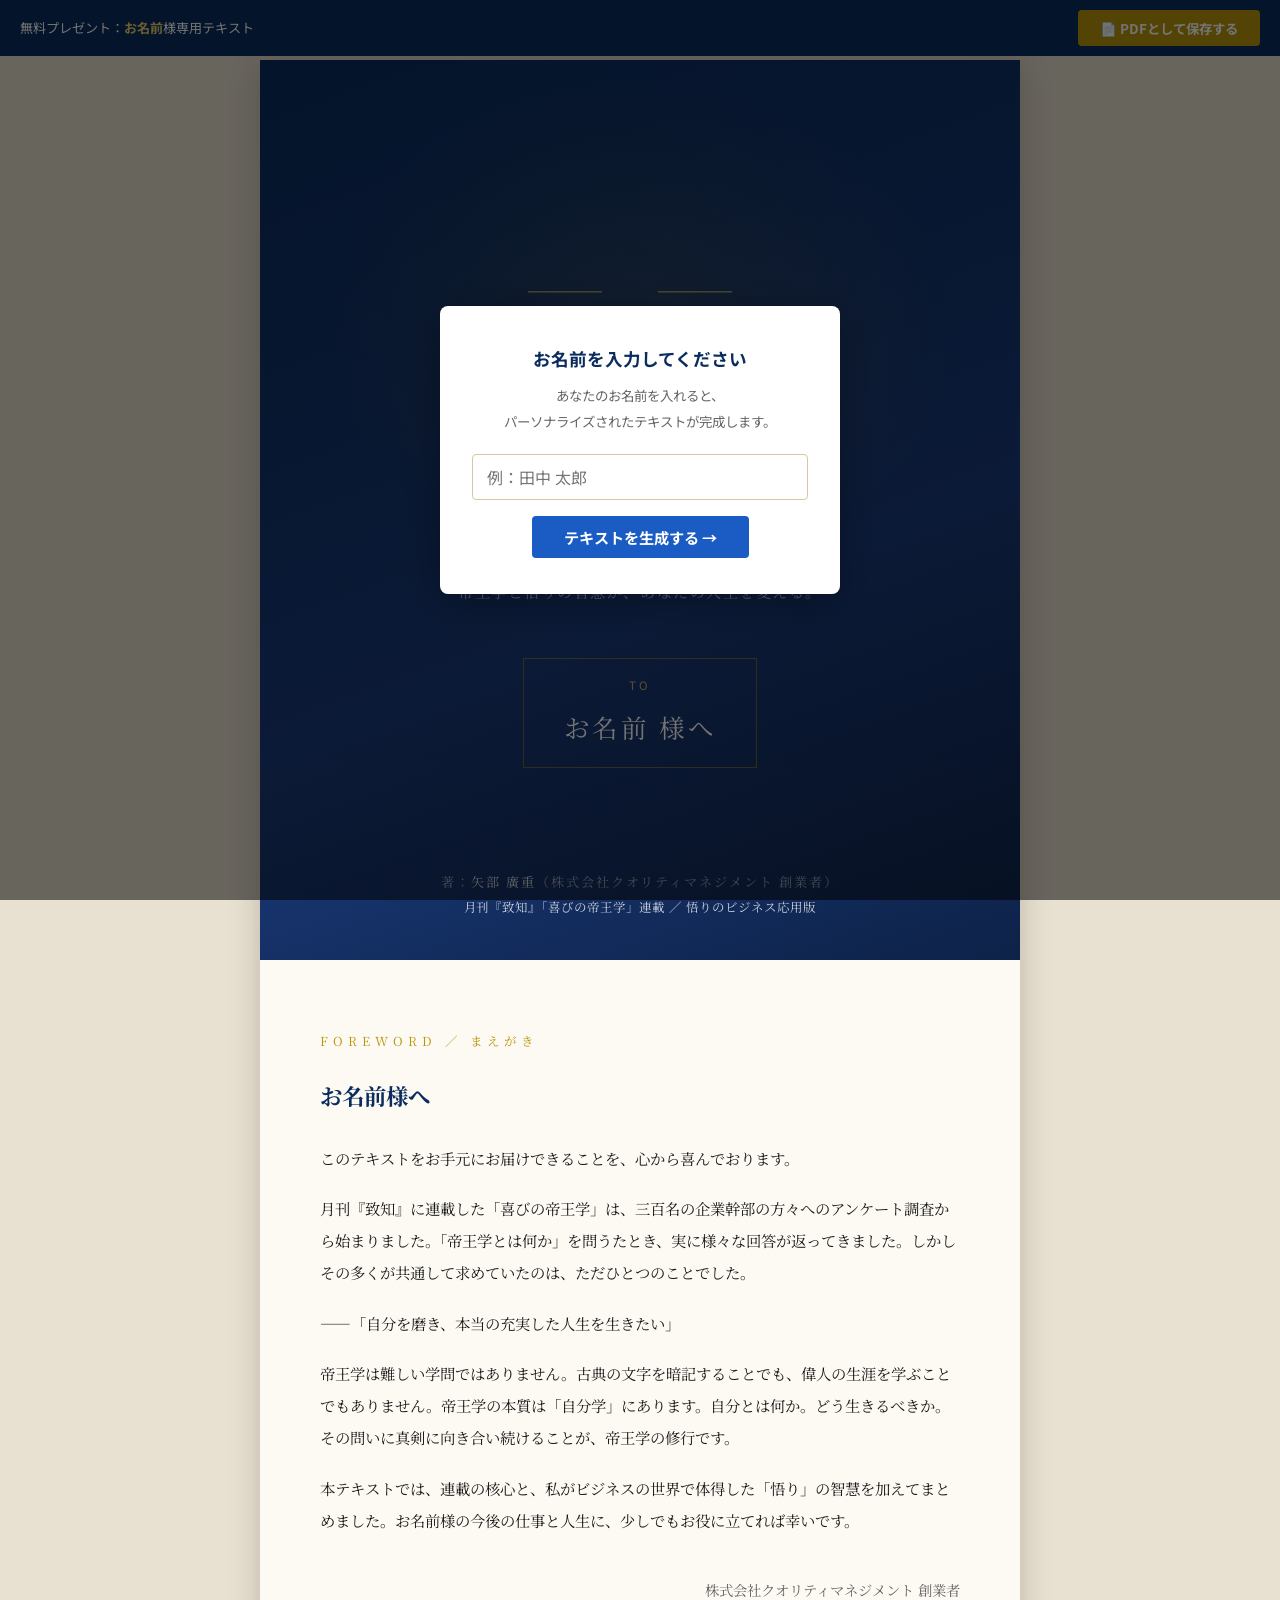
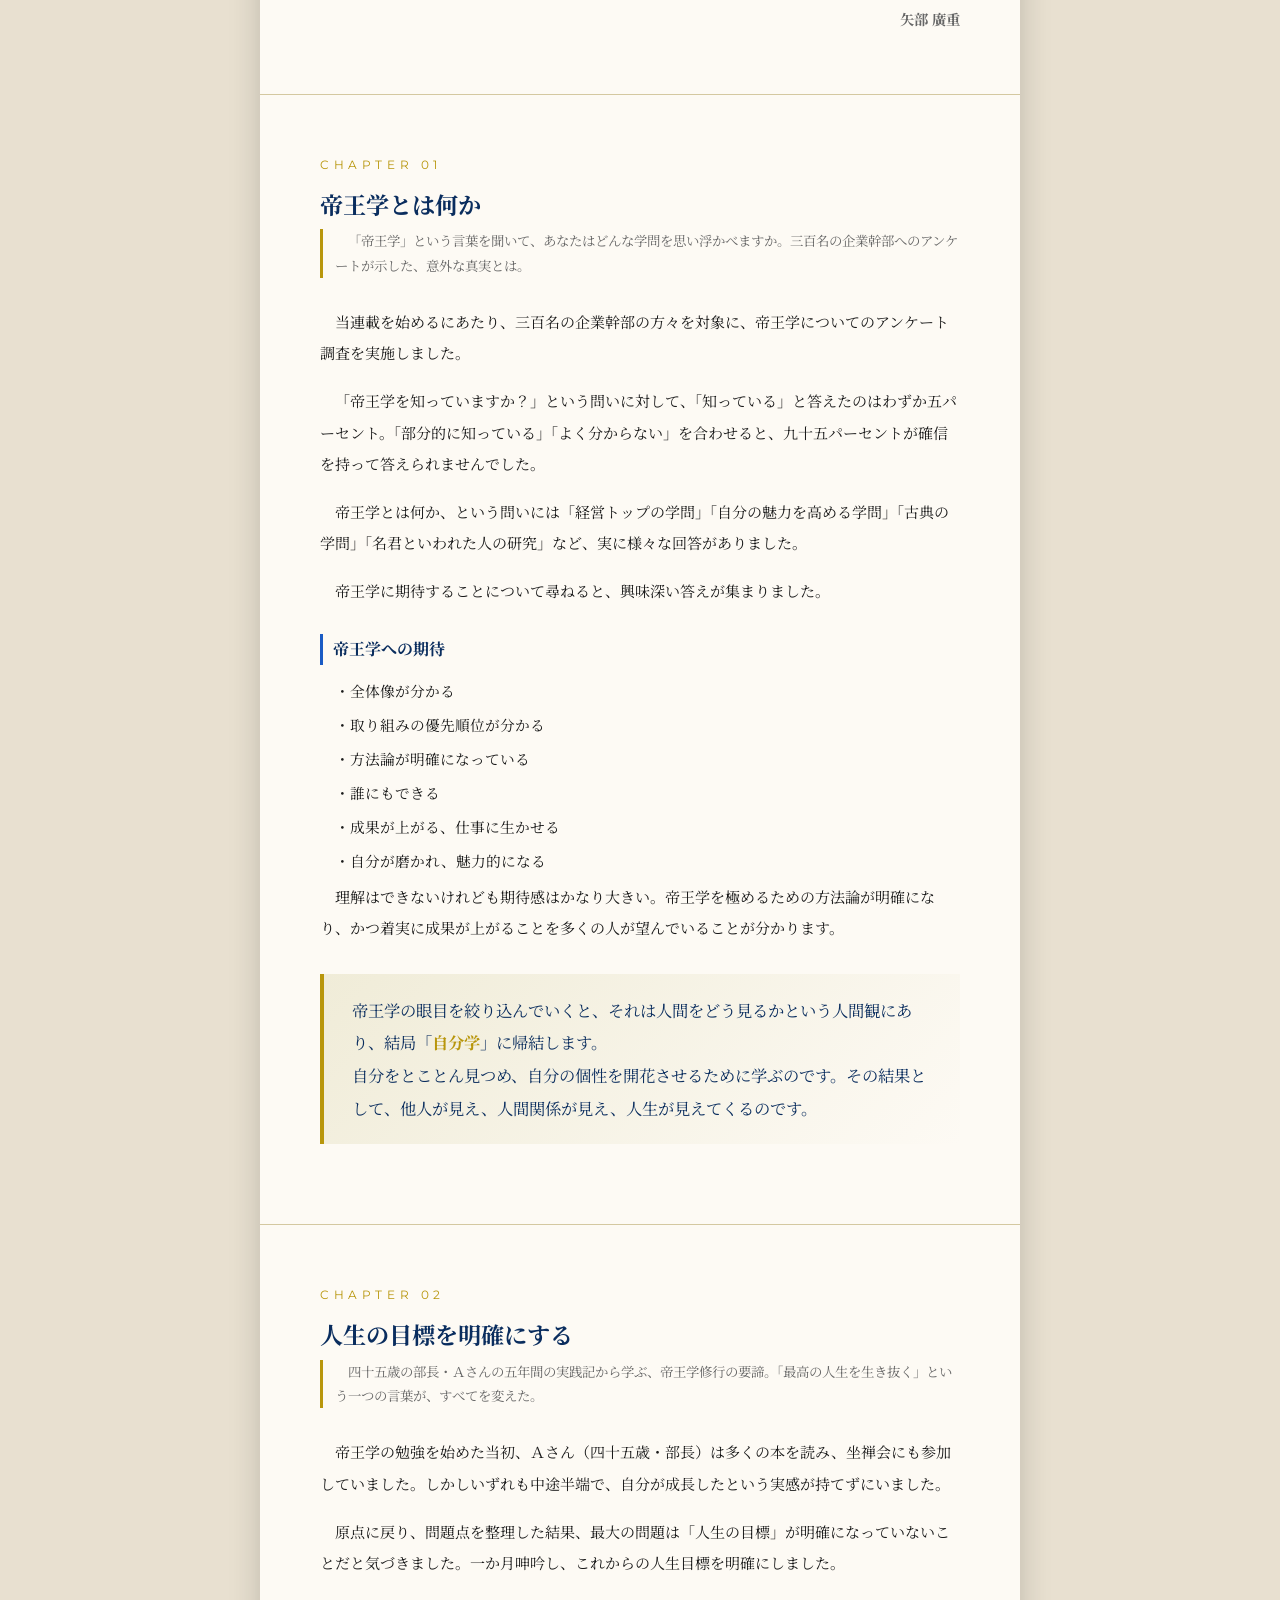
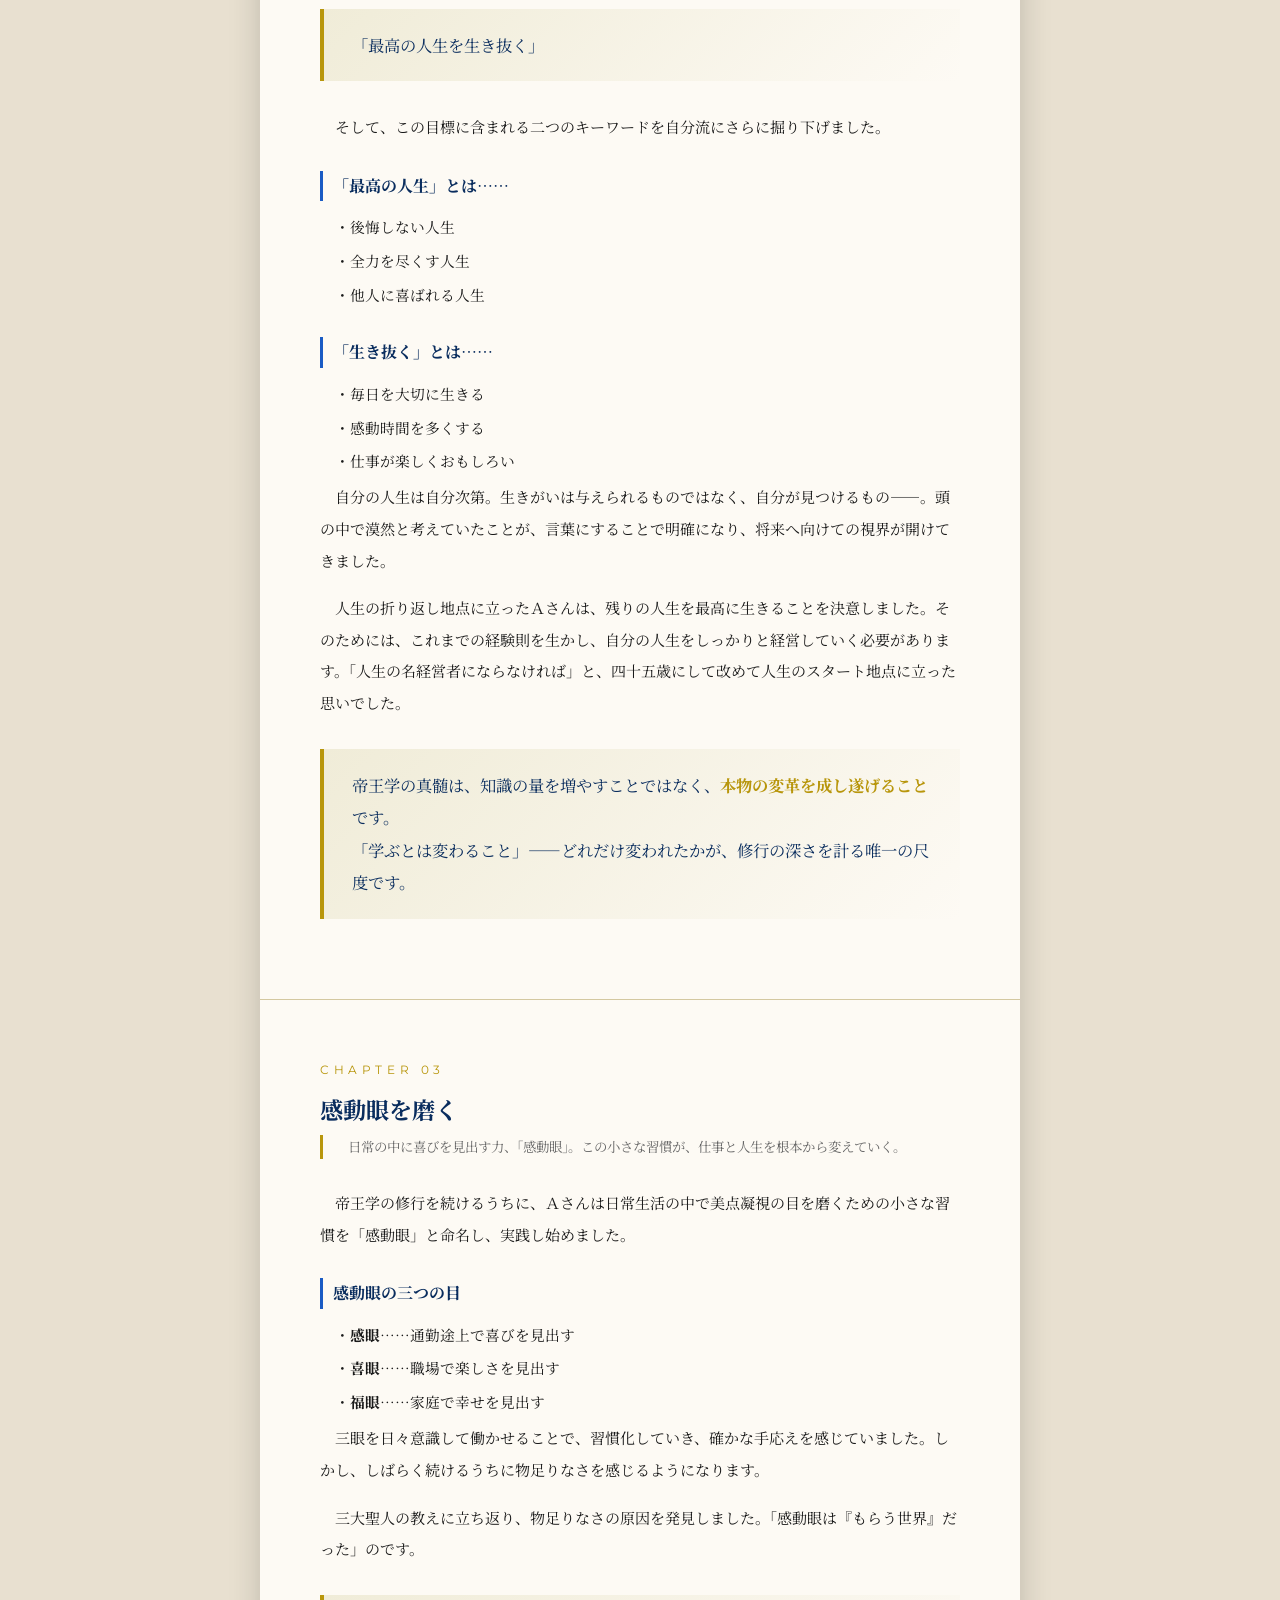
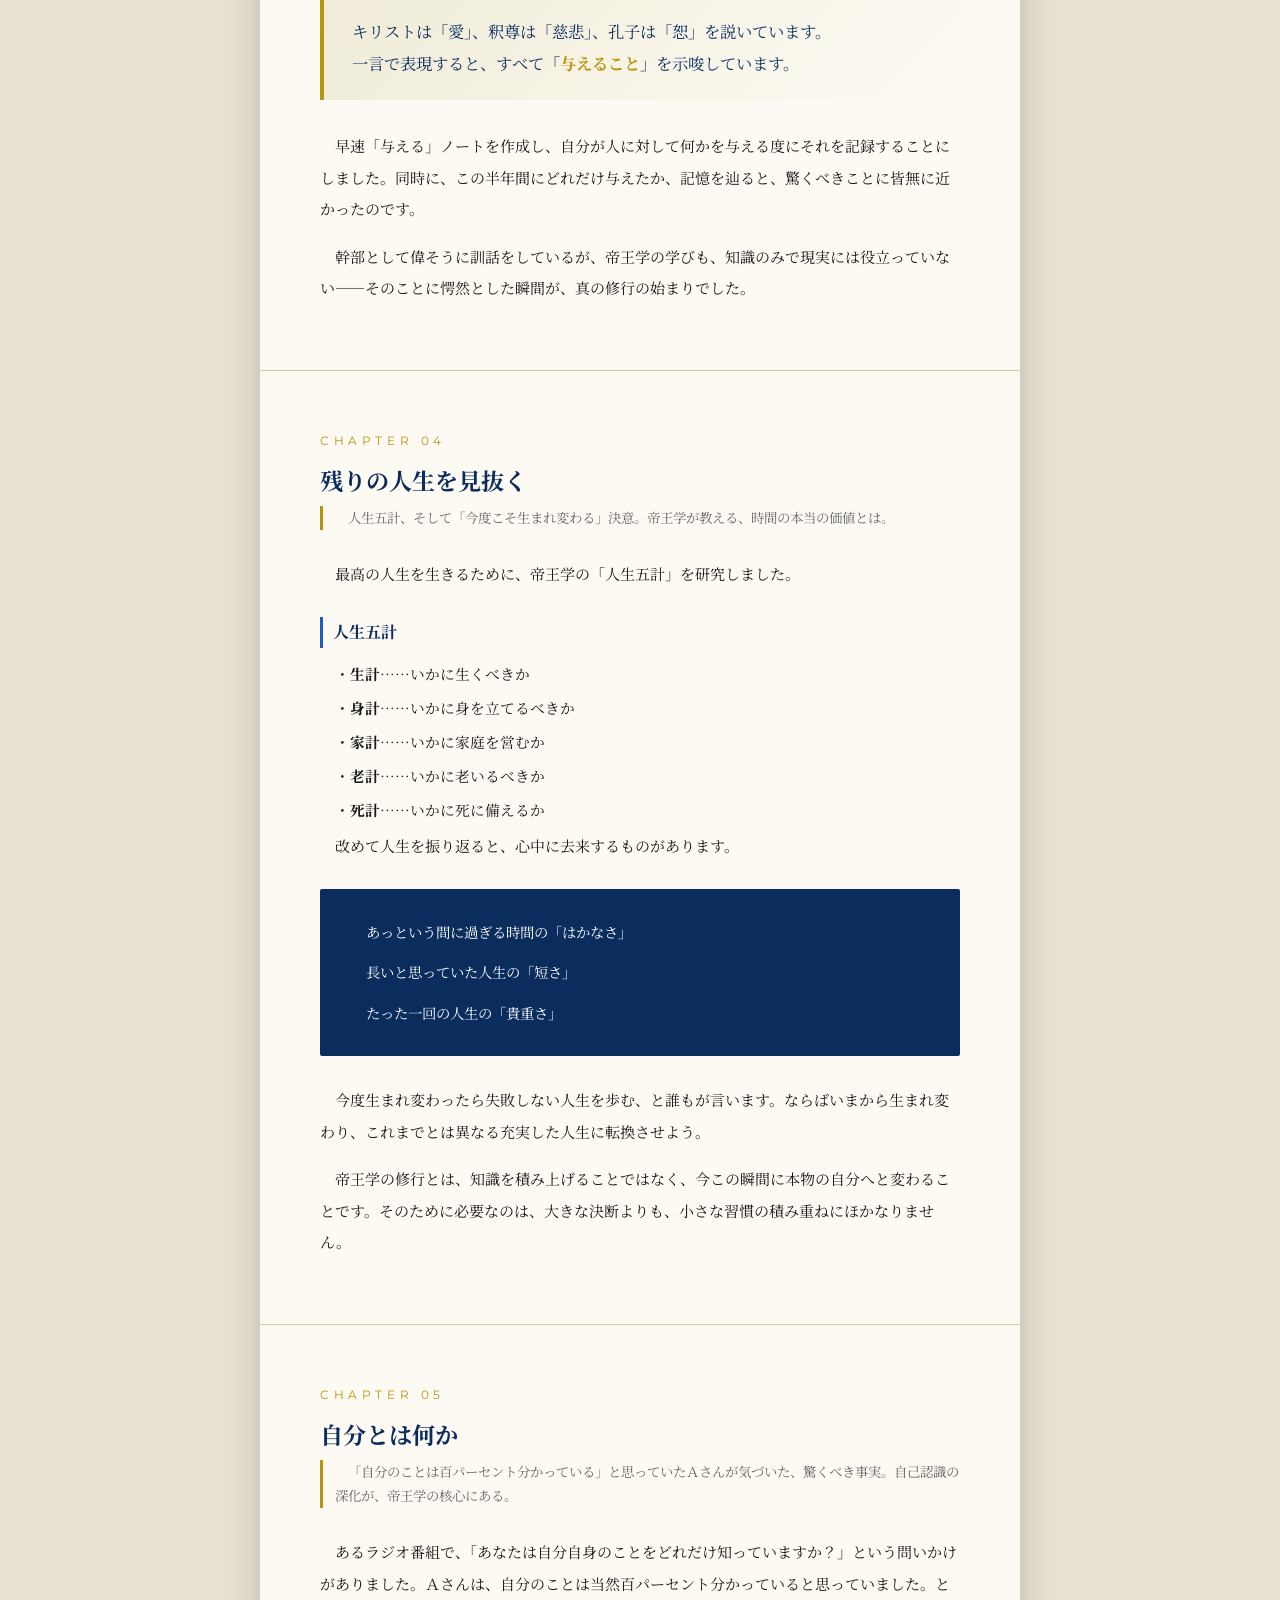
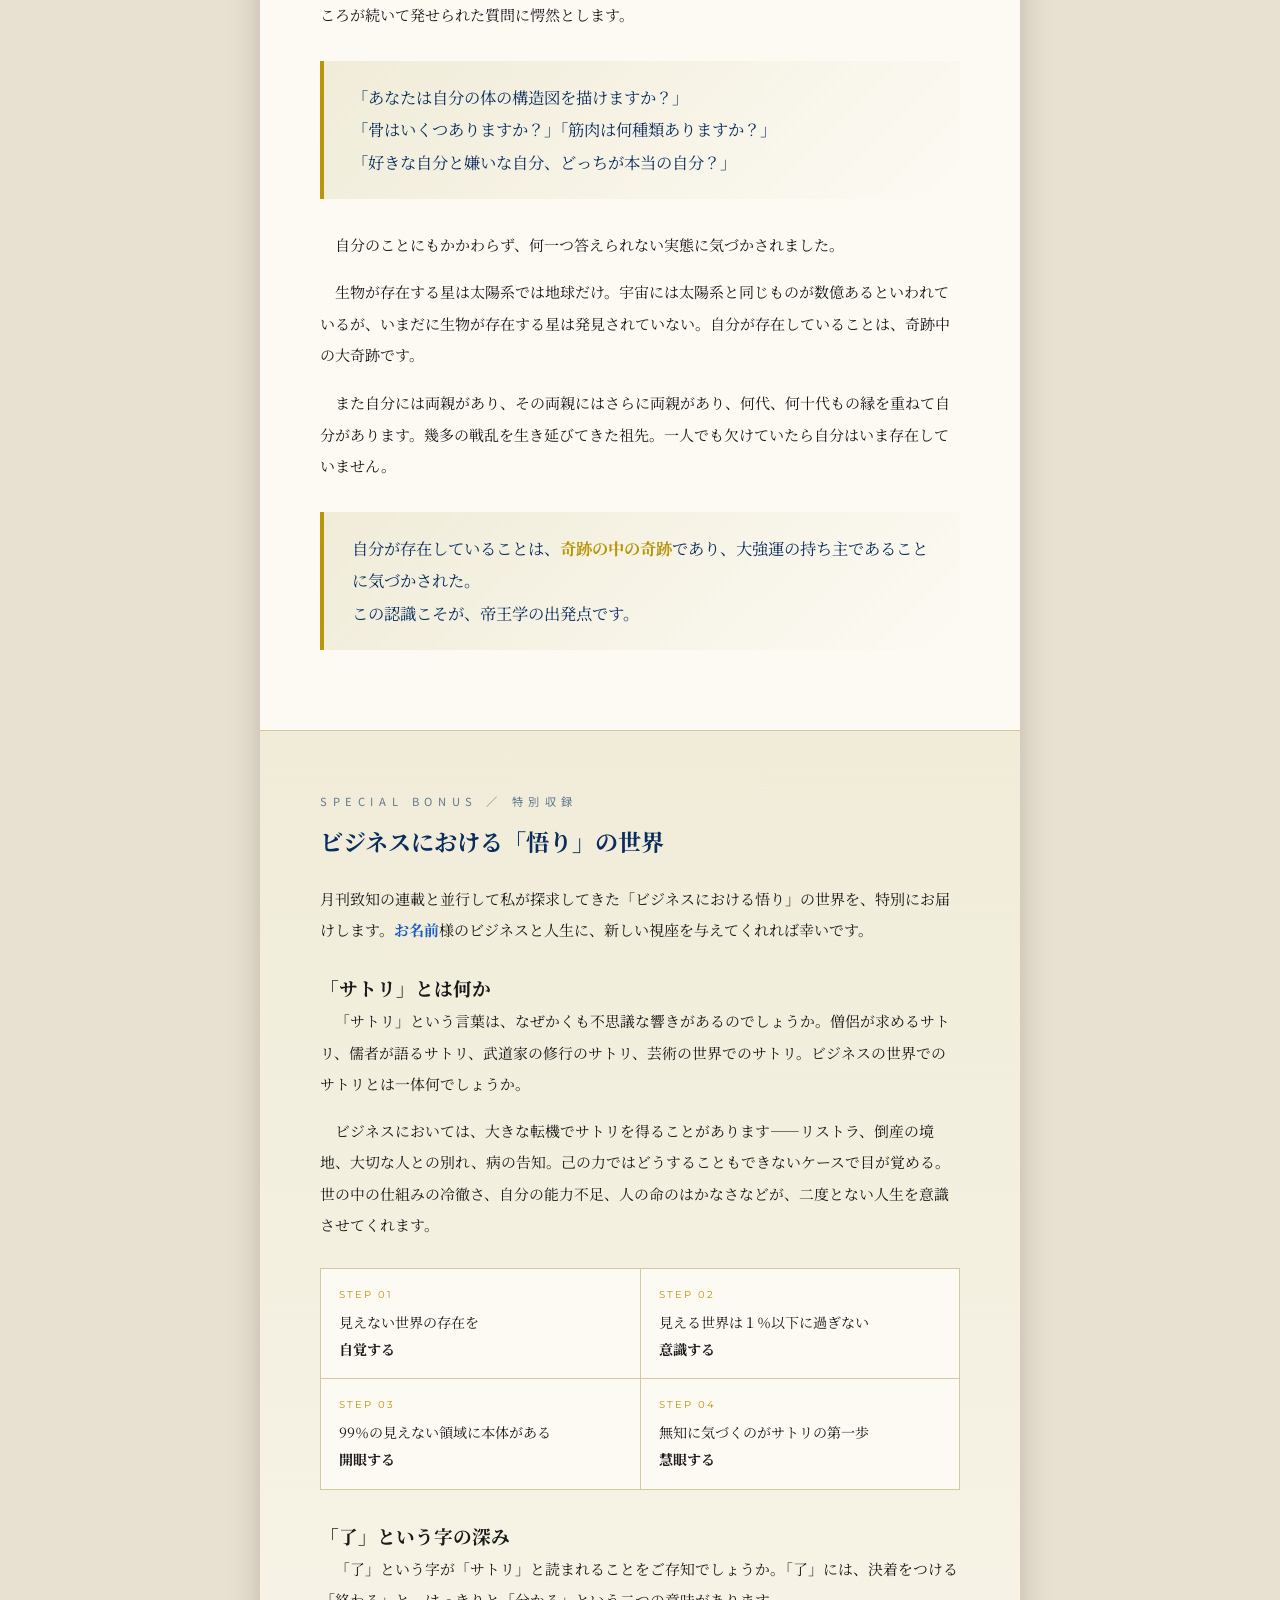
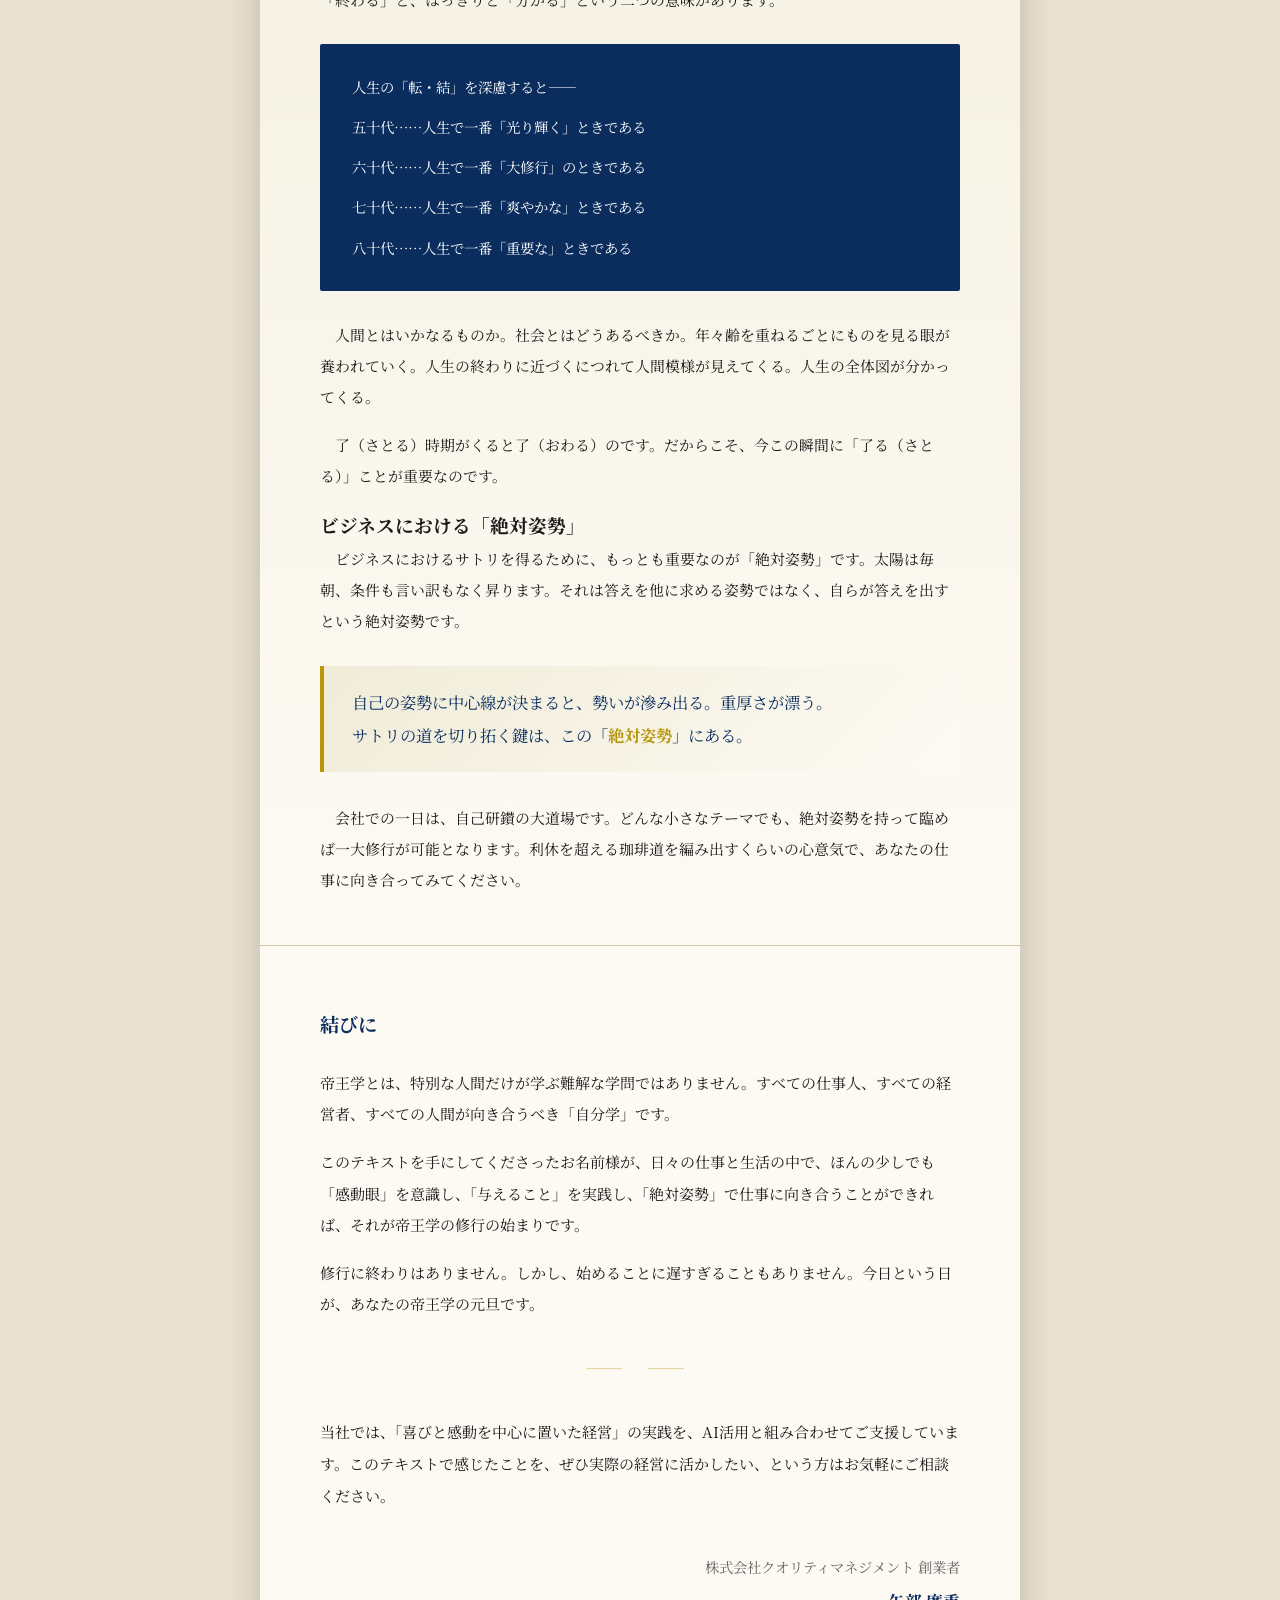
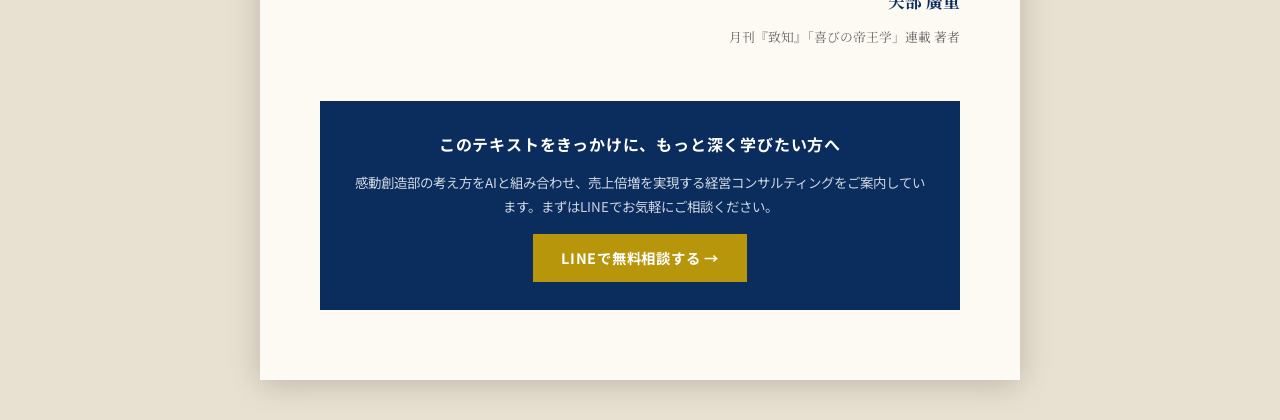
<file: present.html>
<!DOCTYPE html>
<html lang="ja">
<head>
<meta charset="UTF-8">
<!-- Google tag (gtag.js) -->
<script async src="https://www.googletagmanager.com/gtag/js?id=G-LE3FV124PM"></script>
<script>
  window.dataLayer = window.dataLayer || [];
  function gtag(){dataLayer.push(arguments);}
  gtag("js", new Date());
  gtag("config", "G-LE3FV124PM");
</script>
<meta name="viewport" content="width=device-width, initial-scale=1.0">
<title>喜びの帝王学 ～ビジネスに活きる悟りの道～｜株式会社クオリティマネジメント</title>
<meta name="robots" content="noindex">
<link rel="preconnect" href="https://fonts.googleapis.com">
<link rel="preconnect" href="https://fonts.gstatic.com" crossorigin>
<link href="https://fonts.googleapis.com/css2?family=Noto+Serif+JP:wght@300;400;500;700&family=Noto+Sans+JP:wght@400;500;700&family=Montserrat:wght@600;700&display=swap" rel="stylesheet">
<style>
:root{
  --navy:#0a2d5e;
  --blue:#1a5bc4;
  --gold:#b8960c;
  --gold-light:#e8d068;
  --cream:#fdfaf4;
  --ink:#1a1a1a;
  --gray:#666;
  --border:#d4c8a0;
}

*{box-sizing:border-box;margin:0;padding:0}

body{
  font-family:'Noto Serif JP',serif;
  background:#e8e0d0;
  color:var(--ink);
  line-height:1.9;
}

/* ===== 印刷ボタン（画面のみ表示） ===== */
.print-bar{
  position:fixed;top:0;left:0;right:0;z-index:100;
  background:var(--navy);
  padding:10px 20px;
  display:flex;align-items:center;justify-content:space-between;
  gap:12px;
  font-family:'Noto Sans JP',sans-serif;
}
.print-bar p{color:#fff;font-size:.82rem;margin:0}
.print-bar .pname{color:var(--gold-light);font-weight:700}
.btn-print{
  background:var(--gold);color:#fff;border:none;
  padding:8px 22px;border-radius:4px;cursor:pointer;
  font-family:'Noto Sans JP',sans-serif;font-size:.84rem;font-weight:700;
  white-space:nowrap;
}
.btn-print:hover{background:#a07800}

/* ===== 名前入力モーダル ===== */
#nameModal{
  display:none;position:fixed;inset:0;z-index:200;
  background:rgba(0,0,0,.55);
  align-items:center;justify-content:center;
}
#nameModal.show{display:flex}
.modal-box{
  background:#fff;padding:36px 32px;border-radius:8px;
  max-width:400px;width:90%;text-align:center;
  font-family:'Noto Sans JP',sans-serif;
  box-shadow:0 8px 40px rgba(0,0,0,.3);
}
.modal-box h2{font-size:1.1rem;color:var(--navy);margin-bottom:8px}
.modal-box p{font-size:.84rem;color:var(--gray);margin-bottom:20px}
.modal-box input{
  width:100%;padding:10px 14px;border:1.5px solid var(--border);
  border-radius:4px;font-size:1rem;font-family:'Noto Sans JP',sans-serif;
  margin-bottom:16px;
}
.modal-box input:focus{outline:none;border-color:var(--blue)}
.modal-box button{
  background:var(--blue);color:#fff;border:none;
  padding:10px 32px;border-radius:4px;cursor:pointer;
  font-family:'Noto Sans JP',sans-serif;font-weight:700;font-size:.95rem;
}

/* ===== 本文レイアウト ===== */
.document{
  max-width:760px;margin:60px auto 40px;
  background:var(--cream);
  box-shadow:0 4px 30px rgba(0,0,0,.18);
}

/* ===== 表紙 ===== */
.cover{
  min-height:100vh;
  background:linear-gradient(160deg,var(--navy) 0%,#1a3a7a 60%,#0d2248 100%);
  display:flex;flex-direction:column;
  align-items:center;justify-content:center;
  padding:60px 40px;
  text-align:center;
  position:relative;
  page-break-after:always;
}
.cover::before{
  content:'';position:absolute;inset:0;
  background:
    radial-gradient(ellipse 60% 40% at 50% 30%,rgba(184,150,12,.12) 0%,transparent 70%);
}
.cover-ornament{
  font-size:2.5rem;color:var(--gold-light);opacity:.6;
  letter-spacing:.5em;margin-bottom:30px;
  font-family:'Noto Serif JP',serif;
}
.cover-label{
  font-family:'Noto Sans JP',sans-serif;
  font-size:.78rem;letter-spacing:.3em;
  color:var(--gold-light);opacity:.8;
  margin-bottom:20px;
}
.cover h1{
  font-size:2.6rem;color:#fff;
  letter-spacing:.08em;line-height:1.4;
  margin-bottom:14px;
  text-shadow:0 2px 8px rgba(0,0,0,.4);
}
.cover h1 span{
  display:block;font-size:1.3rem;
  color:var(--gold-light);letter-spacing:.15em;
  margin-top:8px;
}
.cover-sub{
  font-size:.95rem;color:rgba(255,255,255,.7);
  letter-spacing:.1em;margin-top:20px;line-height:2;
}
.cover-recipient{
  margin-top:50px;padding:16px 40px;
  border:1px solid rgba(184,150,12,.5);
  display:inline-block;
}
.cover-recipient .label{
  font-family:'Noto Sans JP',sans-serif;
  font-size:.72rem;letter-spacing:.3em;color:var(--gold-light);
  opacity:.8;display:block;margin-bottom:6px;
}
.cover-recipient .name{
  font-size:1.6rem;color:#fff;letter-spacing:.1em;
}
.cover-author{
  position:absolute;bottom:40px;
  font-size:.82rem;color:rgba(255,255,255,.55);
  letter-spacing:.15em;
}
.cover-author span{color:rgba(255,255,255,.8)}
.cover-mon{
  font-size:.78rem;color:rgba(255,255,255,.45);
  margin-top:6px;letter-spacing:.08em;
}

/* ===== まえがき ===== */
.foreword{
  padding:70px 60px 60px;
  border-bottom:1px solid var(--border);
  page-break-after:always;
}
.foreword-title{
  font-size:.78rem;letter-spacing:.4em;
  color:var(--gold);margin-bottom:24px;
}
.foreword h2{
  font-size:1.4rem;color:var(--navy);margin-bottom:28px;
  line-height:1.6;
}
.foreword p{
  margin-bottom:18px;font-size:.96rem;line-height:2.1;
}
.foreword .recipient-inline{color:var(--blue);font-weight:700}
.foreword-sig{
  margin-top:40px;text-align:right;
  font-size:.9rem;color:var(--gray);line-height:2;
}

/* ===== 章 ===== */
.chapter{
  padding:60px 60px 50px;
  border-bottom:1px solid var(--border);
  page-break-inside:avoid;
}
.chapter-num{
  font-family:'Montserrat',sans-serif;
  font-size:.72rem;letter-spacing:.4em;color:var(--gold);
  margin-bottom:10px;
}
.chapter h2{
  font-size:1.45rem;color:var(--navy);
  margin-bottom:8px;line-height:1.5;
}
.chapter .chapter-lead{
  font-size:.84rem;color:var(--gray);
  margin-bottom:28px;border-left:3px solid var(--gold);
  padding-left:12px;line-height:1.8;
}
.chapter p{
  margin-bottom:16px;font-size:.94rem;line-height:2.1;
  text-indent:1em;
}
.chapter p.no-indent{text-indent:0}
.chapter h3{
  font-size:1rem;color:var(--navy);
  margin:28px 0 12px;padding-left:10px;
  border-left:3px solid var(--blue);
}
.list-item{
  margin:6px 0 6px 1em;font-size:.92rem;line-height:1.9;
}
.list-item::before{content:'・';}
.pullquote{
  margin:30px 0;padding:20px 28px;
  background:linear-gradient(135deg,#f0ecd8,#fdfaf4);
  border-left:4px solid var(--gold);
  font-size:1.02rem;line-height:2;
  color:var(--navy);font-style:normal;
}
.pullquote strong{color:var(--gold);font-weight:700}

/* ===== 悟りセクション ===== */
.satori-section{
  padding:60px 60px 50px;
  background:linear-gradient(180deg,#f0ecd8 0%,var(--cream) 100%);
  border-bottom:1px solid var(--border);
  page-break-inside:avoid;
}
.satori-section .sec-tag{
  font-family:'Noto Sans JP',sans-serif;
  font-size:.7rem;letter-spacing:.5em;
  color:var(--navy);opacity:.6;
  margin-bottom:12px;display:block;
}
.satori-section h2{
  font-size:1.45rem;color:var(--navy);
  margin-bottom:24px;line-height:1.5;
}
.satori-box{
  background:var(--navy);color:#fff;
  padding:28px 32px;margin:28px 0;
  border-radius:2px;
}
.satori-box p{
  font-size:.9rem;line-height:2.1;margin-bottom:10px;
}
.satori-box p:last-child{margin:0}
.satori-4{
  display:grid;grid-template-columns:1fr 1fr;gap:1px;
  background:var(--border);margin:28px 0;
  border:1px solid var(--border);
}
.satori-4-item{
  background:var(--cream);
  padding:16px 18px;
}
.satori-4-item .num{
  font-family:'Montserrat',sans-serif;
  font-size:.65rem;letter-spacing:.2em;color:var(--gold);
  display:block;margin-bottom:4px;
}
.satori-4-item p{font-size:.88rem;line-height:1.9;margin:0}

/* ===== あとがき ===== */
.afterword{
  padding:60px 60px 70px;
  page-break-inside:avoid;
}
.afterword h2{
  font-size:1.2rem;color:var(--navy);margin-bottom:24px;
}
.afterword p{
  margin-bottom:16px;font-size:.94rem;line-height:2.1;
}
.afterword .recipient-inline{color:var(--blue);font-weight:700}
.afterword-sig{
  margin-top:40px;text-align:right;
  font-size:.9rem;color:var(--gray);line-height:2.2;
}
.afterword-sig .sig-name{font-size:1.05rem;color:var(--navy);font-weight:700}
.afterword .cta-box{
  margin-top:50px;padding:28px 32px;
  background:var(--navy);color:#fff;text-align:center;
  font-family:'Noto Sans JP',sans-serif;
}
.afterword .cta-box h3{font-size:1rem;margin-bottom:10px;letter-spacing:.05em}
.afterword .cta-box p{font-size:.84rem;line-height:1.8;margin-bottom:16px;color:rgba(255,255,255,.8);text-indent:0}
.afterword .cta-box a{
  display:inline-block;padding:10px 28px;
  background:var(--gold);color:#fff;
  font-weight:700;font-size:.9rem;
  text-decoration:none;letter-spacing:.05em;
}
.divider{
  text-align:center;color:var(--gold);opacity:.5;
  font-size:1.2rem;letter-spacing:.5em;
  margin:30px 0;
}

/* ===== 印刷スタイル ===== */
@media print{
  body{background:#fff}
  .print-bar,.btn-print,#nameModal{display:none!important}
  .document{max-width:none;margin:0;box-shadow:none}
  .cover{min-height:100vh;-webkit-print-color-adjust:exact;print-color-adjust:exact}
  .satori-section,.satori-box{-webkit-print-color-adjust:exact;print-color-adjust:exact}
  .chapter,.satori-section,.afterword,.foreword{page-break-inside:avoid}
  @page{margin:0}
}

@media(max-width:600px){
  .cover h1{font-size:1.8rem}
  .chapter,.foreword,.afterword,.satori-section{padding:40px 24px}
  .satori-4{grid-template-columns:1fr}
  .print-bar{flex-wrap:wrap;gap:8px}
}
</style>
</head>
<body>

<!-- 印刷バー -->
<div class="print-bar" id="printBar">
  <p>無料プレゼント：<span class="pname" id="barName">お名前</span>様専用テキスト</p>
  <button class="btn-print" onclick="window.print()">📄 PDFとして保存する</button>
</div>

<!-- 名前入力モーダル -->
<div id="nameModal">
  <div class="modal-box">
    <h2>お名前を入力してください</h2>
    <p>あなたのお名前を入れると、<br>パーソナライズされたテキストが完成します。</p>
    <input type="text" id="nameInput" placeholder="例：田中 太郎" maxlength="20">
    <br>
    <button onclick="setName()">テキストを生成する →</button>
  </div>
</div>

<!-- ドキュメント本体 -->
<div class="document">

  <!-- 表紙 -->
  <div class="cover">
    <div style="position:relative;z-index:1;width:100%">
      <div class="cover-ornament">――  ――</div>
      <div class="cover-label">月刊『致知』連載テキスト 特別版</div>
      <h1>喜びの帝王学
        <span>～ビジネスに活きる悟りの道～</span>
      </h1>
      <p class="cover-sub">
        誰もが求めながら、なかなか手にできない<br>
        「本物の充実」とは何か。<br>
        帝王学と悟りの智慧が、あなたの人生を変える。
      </p>
      <div class="cover-recipient">
        <span class="label">TO</span>
        <span class="name recipient-name">お名前</span><span class="name"> 様へ</span>
      </div>
    </div>
    <div class="cover-author">
      著：<span>矢部 廣重</span>（株式会社クオリティマネジメント 創業者）<br>
      <span class="cover-mon">月刊『致知』「喜びの帝王学」連載 ／ 悟りのビジネス応用版</span>
    </div>
  </div>

  <!-- まえがき -->
  <div class="foreword">
    <div class="foreword-title">FOREWORD ／ まえがき</div>
    <h2><span class="recipient-name">お名前</span>様へ</h2>
    <p>このテキストをお手元にお届けできることを、心から喜んでおります。</p>
    <p>月刊『致知』に連載した「喜びの帝王学」は、三百名の企業幹部の方々へのアンケート調査から始まりました。「帝王学とは何か」を問うたとき、実に様々な回答が返ってきました。しかしその多くが共通して求めていたのは、ただひとつのことでした。</p>
    <p>――「自分を磨き、本当の充実した人生を生きたい」</p>
    <p>帝王学は難しい学問ではありません。古典の文字を暗記することでも、偉人の生涯を学ぶことでもありません。帝王学の本質は「自分学」にあります。自分とは何か。どう生きるべきか。その問いに真剣に向き合い続けることが、帝王学の修行です。</p>
    <p>本テキストでは、連載の核心と、私がビジネスの世界で体得した「悟り」の智慧を加えてまとめました。<span class="recipient-name">お名前</span>様の今後の仕事と人生に、少しでもお役に立てれば幸いです。</p>
    <div class="foreword-sig">
      株式会社クオリティマネジメント 創業者<br>
      <strong>矢部 廣重</strong>
    </div>
  </div>

  <!-- 第一章 -->
  <div class="chapter">
    <div class="chapter-num">CHAPTER 01</div>
    <h2>帝王学とは何か</h2>
    <p class="chapter-lead">「帝王学」という言葉を聞いて、あなたはどんな学問を思い浮かべますか。三百名の企業幹部へのアンケートが示した、意外な真実とは。</p>

    <p>当連載を始めるにあたり、三百名の企業幹部の方々を対象に、帝王学についてのアンケート調査を実施しました。</p>
    <p>「帝王学を知っていますか？」という問いに対して、「知っている」と答えたのはわずか五パーセント。「部分的に知っている」「よく分からない」を合わせると、九十五パーセントが確信を持って答えられませんでした。</p>
    <p>帝王学とは何か、という問いには「経営トップの学問」「自分の魅力を高める学問」「古典の学問」「名君といわれた人の研究」など、実に様々な回答がありました。</p>
    <p>帝王学に期待することについて尋ねると、興味深い答えが集まりました。</p>

    <h3>帝王学への期待</h3>
    <div class="list-item">全体像が分かる</div>
    <div class="list-item">取り組みの優先順位が分かる</div>
    <div class="list-item">方法論が明確になっている</div>
    <div class="list-item">誰にもできる</div>
    <div class="list-item">成果が上がる、仕事に生かせる</div>
    <div class="list-item">自分が磨かれ、魅力的になる</div>

    <p>理解はできないけれども期待感はかなり大きい。帝王学を極めるための方法論が明確になり、かつ着実に成果が上がることを多くの人が望んでいることが分かります。</p>

    <div class="pullquote">
      帝王学の眼目を絞り込んでいくと、それは人間をどう見るかという人間観にあり、結局「<strong>自分学</strong>」に帰結します。<br>
      自分をとことん見つめ、自分の個性を開花させるために学ぶのです。その結果として、他人が見え、人間関係が見え、人生が見えてくるのです。
    </div>
  </div>

  <!-- 第二章 -->
  <div class="chapter">
    <div class="chapter-num">CHAPTER 02</div>
    <h2>人生の目標を明確にする</h2>
    <p class="chapter-lead">四十五歳の部長・Ａさんの五年間の実践記から学ぶ、帝王学修行の要諦。「最高の人生を生き抜く」という一つの言葉が、すべてを変えた。</p>

    <p>帝王学の勉強を始めた当初、Ａさん（四十五歳・部長）は多くの本を読み、坐禅会にも参加していました。しかしいずれも中途半端で、自分が成長したという実感が持てずにいました。</p>
    <p>原点に戻り、問題点を整理した結果、最大の問題は「人生の目標」が明確になっていないことだと気づきました。一か月呻吟し、これからの人生目標を明確にしました。</p>

    <div class="pullquote">「最高の人生を生き抜く」</div>

    <p>そして、この目標に含まれる二つのキーワードを自分流にさらに掘り下げました。</p>

    <h3>「最高の人生」とは……</h3>
    <div class="list-item">後悔しない人生</div>
    <div class="list-item">全力を尽くす人生</div>
    <div class="list-item">他人に喜ばれる人生</div>

    <h3>「生き抜く」とは……</h3>
    <div class="list-item">毎日を大切に生きる</div>
    <div class="list-item">感動時間を多くする</div>
    <div class="list-item">仕事が楽しくおもしろい</div>

    <p>自分の人生は自分次第。生きがいは与えられるものではなく、自分が見つけるもの――。頭の中で漠然と考えていたことが、言葉にすることで明確になり、将来へ向けての視界が開けてきました。</p>
    <p>人生の折り返し地点に立ったＡさんは、残りの人生を最高に生きることを決意しました。そのためには、これまでの経験則を生かし、自分の人生をしっかりと経営していく必要があります。「人生の名経営者にならなければ」と、四十五歳にして改めて人生のスタート地点に立った思いでした。</p>

    <div class="pullquote">
      帝王学の真髄は、知識の量を増やすことではなく、<strong>本物の変革を成し遂げること</strong>です。<br>
      「学ぶとは変わること」――どれだけ変われたかが、修行の深さを計る唯一の尺度です。
    </div>
  </div>

  <!-- 第三章 -->
  <div class="chapter">
    <div class="chapter-num">CHAPTER 03</div>
    <h2>感動眼を磨く</h2>
    <p class="chapter-lead">日常の中に喜びを見出す力、「感動眼」。この小さな習慣が、仕事と人生を根本から変えていく。</p>

    <p>帝王学の修行を続けるうちに、Ａさんは日常生活の中で美点凝視の目を磨くための小さな習慣を「感動眼」と命名し、実践し始めました。</p>

    <h3>感動眼の三つの目</h3>
    <div class="list-item"><strong>感眼</strong>……通勤途上で喜びを見出す</div>
    <div class="list-item"><strong>喜眼</strong>……職場で楽しさを見出す</div>
    <div class="list-item"><strong>福眼</strong>……家庭で幸せを見出す</div>

    <p>三眼を日々意識して働かせることで、習慣化していき、確かな手応えを感じていました。しかし、しばらく続けるうちに物足りなさを感じるようになります。</p>
    <p>三大聖人の教えに立ち返り、物足りなさの原因を発見しました。「感動眼は『もらう世界』だった」のです。</p>

    <div class="pullquote">
      キリストは「愛」、釈尊は「慈悲」、孔子は「恕」を説いています。<br>
      一言で表現すると、すべて「<strong>与えること</strong>」を示唆しています。
    </div>

    <p>早速「与える」ノートを作成し、自分が人に対して何かを与える度にそれを記録することにしました。同時に、この半年間にどれだけ与えたか、記憶を辿ると、驚くべきことに皆無に近かったのです。</p>
    <p>幹部として偉そうに訓話をしているが、帝王学の学びも、知識のみで現実には役立っていない――そのことに愕然とした瞬間が、真の修行の始まりでした。</p>
  </div>

  <!-- 第四章 -->
  <div class="chapter">
    <div class="chapter-num">CHAPTER 04</div>
    <h2>残りの人生を見抜く</h2>
    <p class="chapter-lead">人生五計、そして「今度こそ生まれ変わる」決意。帝王学が教える、時間の本当の価値とは。</p>

    <p>最高の人生を生きるために、帝王学の「人生五計」を研究しました。</p>

    <h3>人生五計</h3>
    <div class="list-item"><strong>生計</strong>……いかに生くべきか</div>
    <div class="list-item"><strong>身計</strong>……いかに身を立てるべきか</div>
    <div class="list-item"><strong>家計</strong>……いかに家庭を営むか</div>
    <div class="list-item"><strong>老計</strong>……いかに老いるべきか</div>
    <div class="list-item"><strong>死計</strong>……いかに死に備えるか</div>

    <p>改めて人生を振り返ると、心中に去来するものがあります。</p>

    <div class="satori-box" style="background:var(--navy)">
      <p>あっという間に過ぎる時間の「はかなさ」</p>
      <p>長いと思っていた人生の「短さ」</p>
      <p>たった一回の人生の「貴重さ」</p>
    </div>

    <p>今度生まれ変わったら失敗しない人生を歩む、と誰もが言います。ならばいまから生まれ変わり、これまでとは異なる充実した人生に転換させよう。</p>
    <p>帝王学の修行とは、知識を積み上げることではなく、今この瞬間に本物の自分へと変わることです。そのために必要なのは、大きな決断よりも、小さな習慣の積み重ねにほかなりません。</p>
  </div>

  <!-- 第五章 -->
  <div class="chapter">
    <div class="chapter-num">CHAPTER 05</div>
    <h2>自分とは何か</h2>
    <p class="chapter-lead">「自分のことは百パーセント分かっている」と思っていたＡさんが気づいた、驚くべき事実。自己認識の深化が、帝王学の核心にある。</p>

    <p>あるラジオ番組で、「あなたは自分自身のことをどれだけ知っていますか？」という問いかけがありました。Ａさんは、自分のことは当然百パーセント分かっていると思っていました。ところが続いて発せられた質問に愕然とします。</p>

    <div class="pullquote">
      「あなたは自分の体の構造図を描けますか？」<br>
      「骨はいくつありますか？」「筋肉は何種類ありますか？」<br>
      「好きな自分と嫌いな自分、どっちが本当の自分？」
    </div>

    <p>自分のことにもかかわらず、何一つ答えられない実態に気づかされました。</p>
    <p>生物が存在する星は太陽系では地球だけ。宇宙には太陽系と同じものが数億あるといわれているが、いまだに生物が存在する星は発見されていない。自分が存在していることは、奇跡中の大奇跡です。</p>
    <p>また自分には両親があり、その両親にはさらに両親があり、何代、何十代もの縁を重ねて自分があります。幾多の戦乱を生き延びてきた祖先。一人でも欠けていたら自分はいま存在していません。</p>

    <div class="pullquote">
      自分が存在していることは、<strong>奇跡の中の奇跡</strong>であり、大強運の持ち主であることに気づかされた。<br>
      この認識こそが、帝王学の出発点です。
    </div>
  </div>

  <!-- 悟りセクション -->
  <div class="satori-section">
    <span class="sec-tag">SPECIAL BONUS ／ 特別収録</span>
    <h2>ビジネスにおける「悟り」の世界</h2>

    <p class="no-indent" style="font-size:.94rem;line-height:2.1;margin-bottom:24px">月刊致知の連載と並行して私が探求してきた「ビジネスにおける悟り」の世界を、特別にお届けします。<span class="recipient-name" style="color:var(--blue);font-weight:700">お名前</span>様のビジネスと人生に、新しい視座を与えてくれれば幸いです。</p>

    <h3>「サトリ」とは何か</h3>

    <p style="font-size:.93rem;line-height:2.1;text-indent:1em;margin-bottom:16px">「サトリ」という言葉は、なぜかくも不思議な響きがあるのでしょうか。僧侶が求めるサトリ、儒者が語るサトリ、武道家の修行のサトリ、芸術の世界でのサトリ。ビジネスの世界でのサトリとは一体何でしょうか。</p>
    <p style="font-size:.93rem;line-height:2.1;text-indent:1em;margin-bottom:24px">ビジネスにおいては、大きな転機でサトリを得ることがあります――リストラ、倒産の境地、大切な人との別れ、病の告知。己の力ではどうすることもできないケースで目が覚める。世の中の仕組みの冷徹さ、自分の能力不足、人の命のはかなさなどが、二度とない人生を意識させてくれます。</p>

    <div class="satori-4">
      <div class="satori-4-item">
        <span class="num">STEP 01</span>
        <p>見えない世界の存在を<br><strong>自覚する</strong></p>
      </div>
      <div class="satori-4-item">
        <span class="num">STEP 02</span>
        <p>見える世界は１％以下に過ぎない<br><strong>意識する</strong></p>
      </div>
      <div class="satori-4-item">
        <span class="num">STEP 03</span>
        <p>99％の見えない領域に本体がある<br><strong>開眼する</strong></p>
      </div>
      <div class="satori-4-item">
        <span class="num">STEP 04</span>
        <p>無知に気づくのがサトリの第一歩<br><strong>慧眼する</strong></p>
      </div>
    </div>

    <h3>「了」という字の深み</h3>

    <p style="font-size:.93rem;line-height:2.1;text-indent:1em;margin-bottom:16px">「了」という字が「サトリ」と読まれることをご存知でしょうか。「了」には、決着をつける「終わる」と、はっきりと「分かる」という二つの意味があります。</p>

    <div class="satori-box">
      <p>人生の「転・結」を深慮すると——</p>
      <p>五十代……人生で一番「光り輝く」ときである</p>
      <p>六十代……人生で一番「大修行」のときである</p>
      <p>七十代……人生で一番「爽やかな」ときである</p>
      <p>八十代……人生で一番「重要な」ときである</p>
    </div>

    <p style="font-size:.93rem;line-height:2.1;text-indent:1em;margin-bottom:16px">人間とはいかなるものか。社会とはどうあるべきか。年々齢を重ねるごとにものを見る眼が養われていく。人生の終わりに近づくにつれて人間模様が見えてくる。人生の全体図が分かってくる。</p>
    <p style="font-size:.93rem;line-height:2.1;text-indent:1em;margin-bottom:16px">了（さとる）時期がくると了（おわる）のです。だからこそ、今この瞬間に「了る（さとる）」ことが重要なのです。</p>

    <h3>ビジネスにおける「絶対姿勢」</h3>

    <p style="font-size:.93rem;line-height:2.1;text-indent:1em;margin-bottom:16px">ビジネスにおけるサトリを得るために、もっとも重要なのが「絶対姿勢」です。太陽は毎朝、条件も言い訳もなく昇ります。それは答えを他に求める姿勢ではなく、自らが答えを出すという絶対姿勢です。</p>

    <div class="pullquote">
      自己の姿勢に中心線が決まると、勢いが滲み出る。重厚さが漂う。<br>
      サトリの道を切り拓く鍵は、この「<strong>絶対姿勢</strong>」にある。
    </div>

    <p style="font-size:.93rem;line-height:2.1;text-indent:1em">会社での一日は、自己研鑚の大道場です。どんな小さなテーマでも、絶対姿勢を持って臨めば一大修行が可能となります。利休を超える珈琲道を編み出すくらいの心意気で、あなたの仕事に向き合ってみてください。</p>
  </div>

  <!-- あとがき -->
  <div class="afterword">
    <h2>結びに</h2>
    <p>帝王学とは、特別な人間だけが学ぶ難解な学問ではありません。すべての仕事人、すべての経営者、すべての人間が向き合うべき「自分学」です。</p>
    <p>このテキストを手にしてくださった<span class="recipient-name">お名前</span>様が、日々の仕事と生活の中で、ほんの少しでも「感動眼」を意識し、「与えること」を実践し、「絶対姿勢」で仕事に向き合うことができれば、それが帝王学の修行の始まりです。</p>
    <p>修行に終わりはありません。しかし、始めることに遅すぎることもありません。今日という日が、あなたの帝王学の元旦です。</p>

    <div class="divider">――  ――</div>

    <p>当社では、「喜びと感動を中心に置いた経営」の実践を、AI活用と組み合わせてご支援しています。このテキストで感じたことを、ぜひ実際の経営に活かしたい、という方はお気軽にご相談ください。</p>

    <div class="afterword-sig">
      株式会社クオリティマネジメント 創業者<br>
      <span class="sig-name">矢部 廣重</span><br>
      <span style="font-size:.8rem;color:var(--gray)">月刊『致知』「喜びの帝王学」連載 著者</span>
    </div>

    <div class="cta-box">
      <h3>このテキストをきっかけに、もっと深く学びたい方へ</h3>
      <p>感動創造部の考え方をAIと組み合わせ、売上倍増を実現する経営コンサルティングをご案内しています。まずはLINEでお気軽にご相談ください。</p>
      <a href="https://line.me/R/ti/p/%40171hzbls" target="_blank" rel="noopener">LINEで無料相談する →</a>
    </div>
  </div>

</div><!-- /document -->

<script>
// URL パラメータまたはモーダルから名前を取得
function getNameFromUrl(){
  const p = new URLSearchParams(window.location.search);
  return p.get('name') || '';
}

function applyName(name){
  if(!name) return;
  const trimmed = name.replace(/様$/, '').trim();
  document.querySelectorAll('.recipient-name').forEach(el => {
    el.textContent = trimmed + '様';
  });
  document.getElementById('barName').textContent = trimmed;
  document.title = '喜びの帝王学｜' + trimmed + '様へ';
}

function setName(){
  const v = document.getElementById('nameInput').value.trim();
  if(!v){ alert('お名前を入力してください'); return; }
  const url = new URL(window.location.href);
  url.searchParams.set('name', v);
  window.history.replaceState({}, '', url.toString());
  applyName(v);
  document.getElementById('nameModal').classList.remove('show');
}

// 名前入力欄でEnterキー対応
document.getElementById('nameInput').addEventListener('keydown', function(e){
  if(e.key === 'Enter') setName();
});

// 初期化
window.addEventListener('DOMContentLoaded', function(){
  const name = getNameFromUrl();
  if(name){
    applyName(name);
  } else {
    document.getElementById('nameModal').classList.add('show');
  }
});
</script>

</body>
</html>
</file>
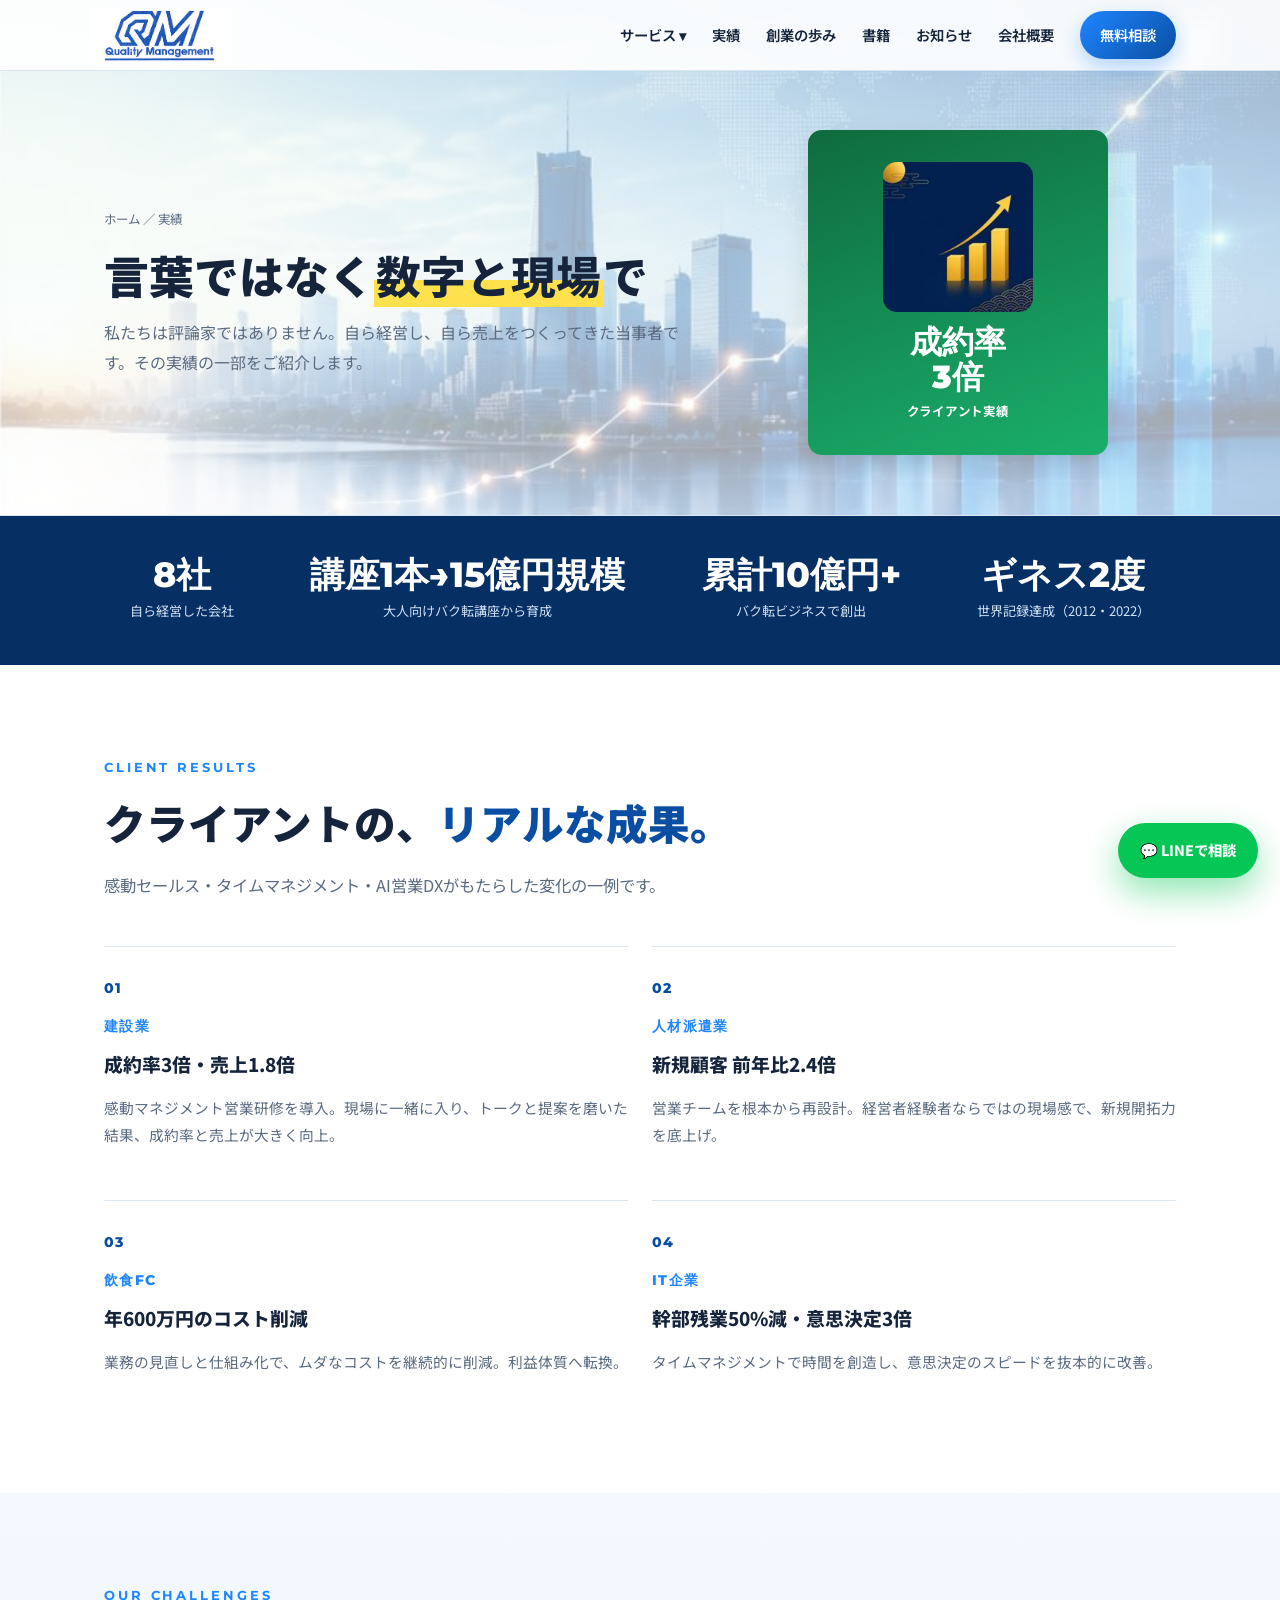
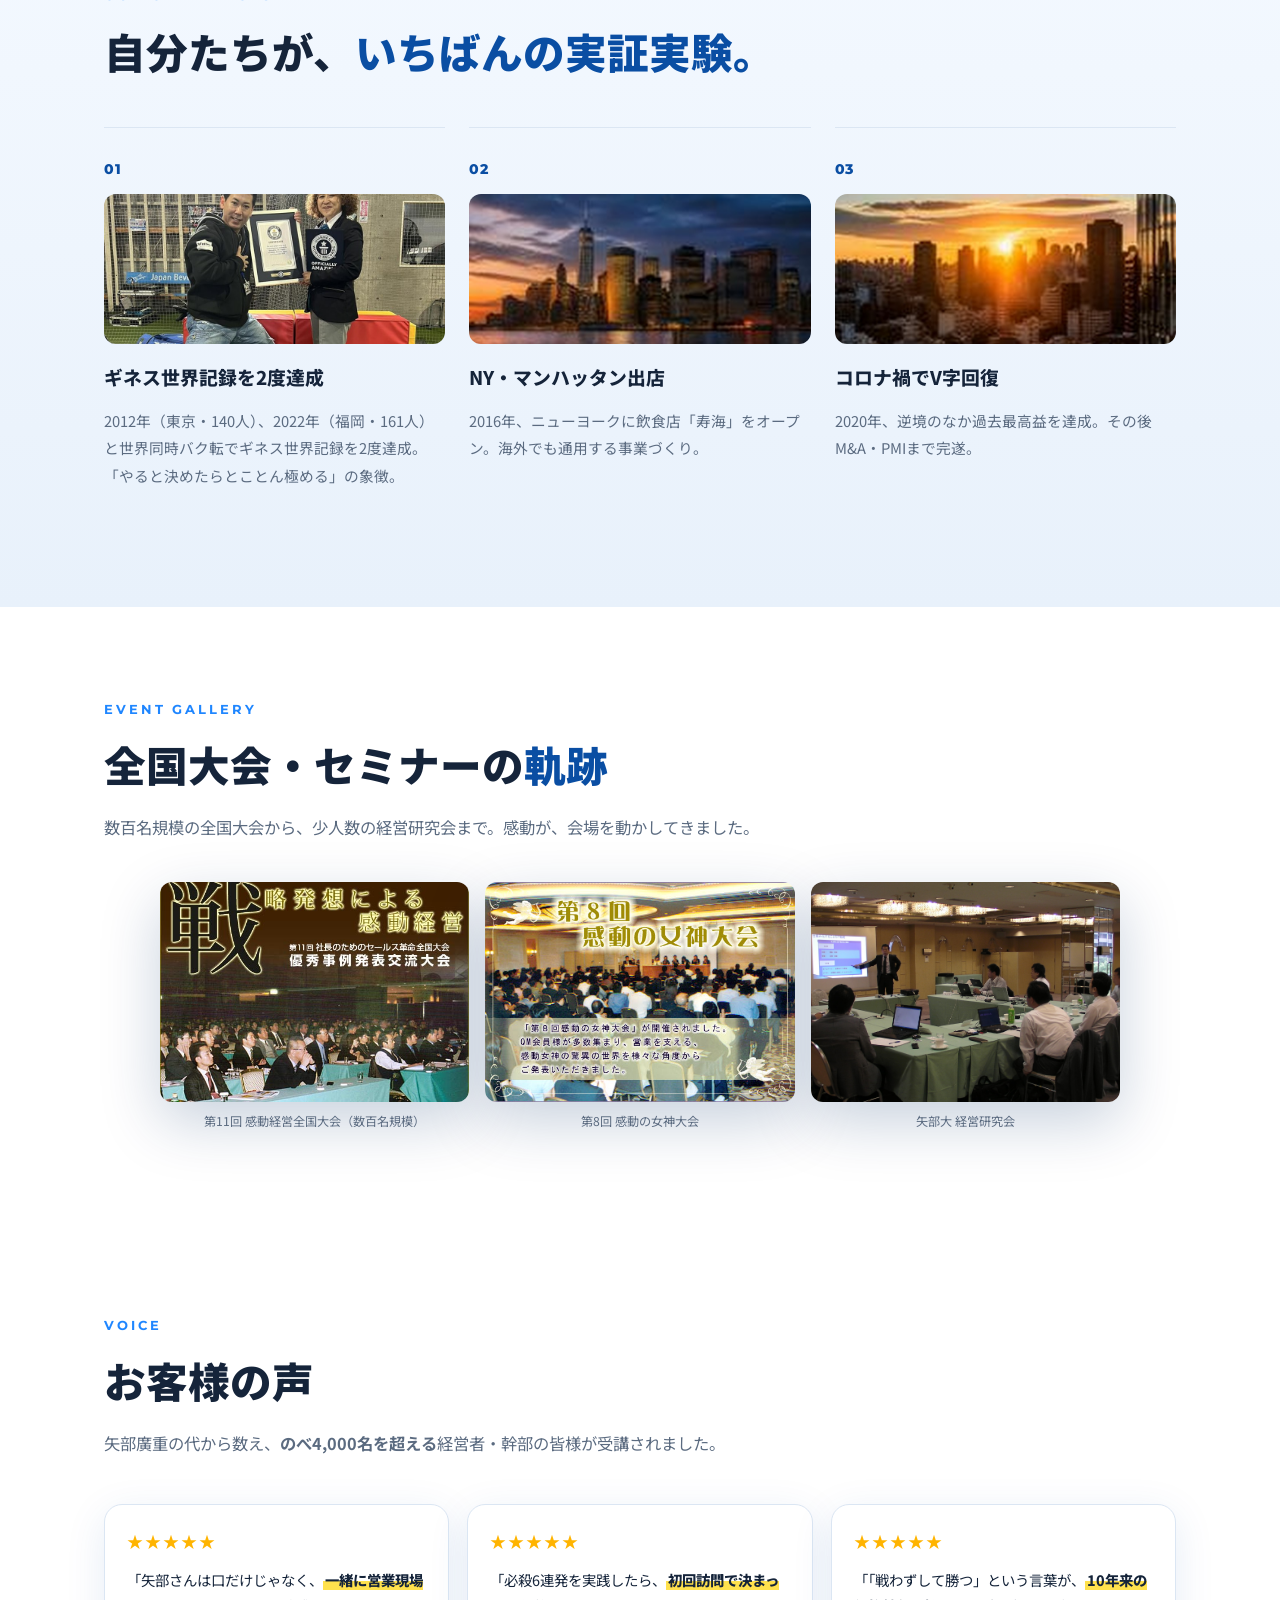
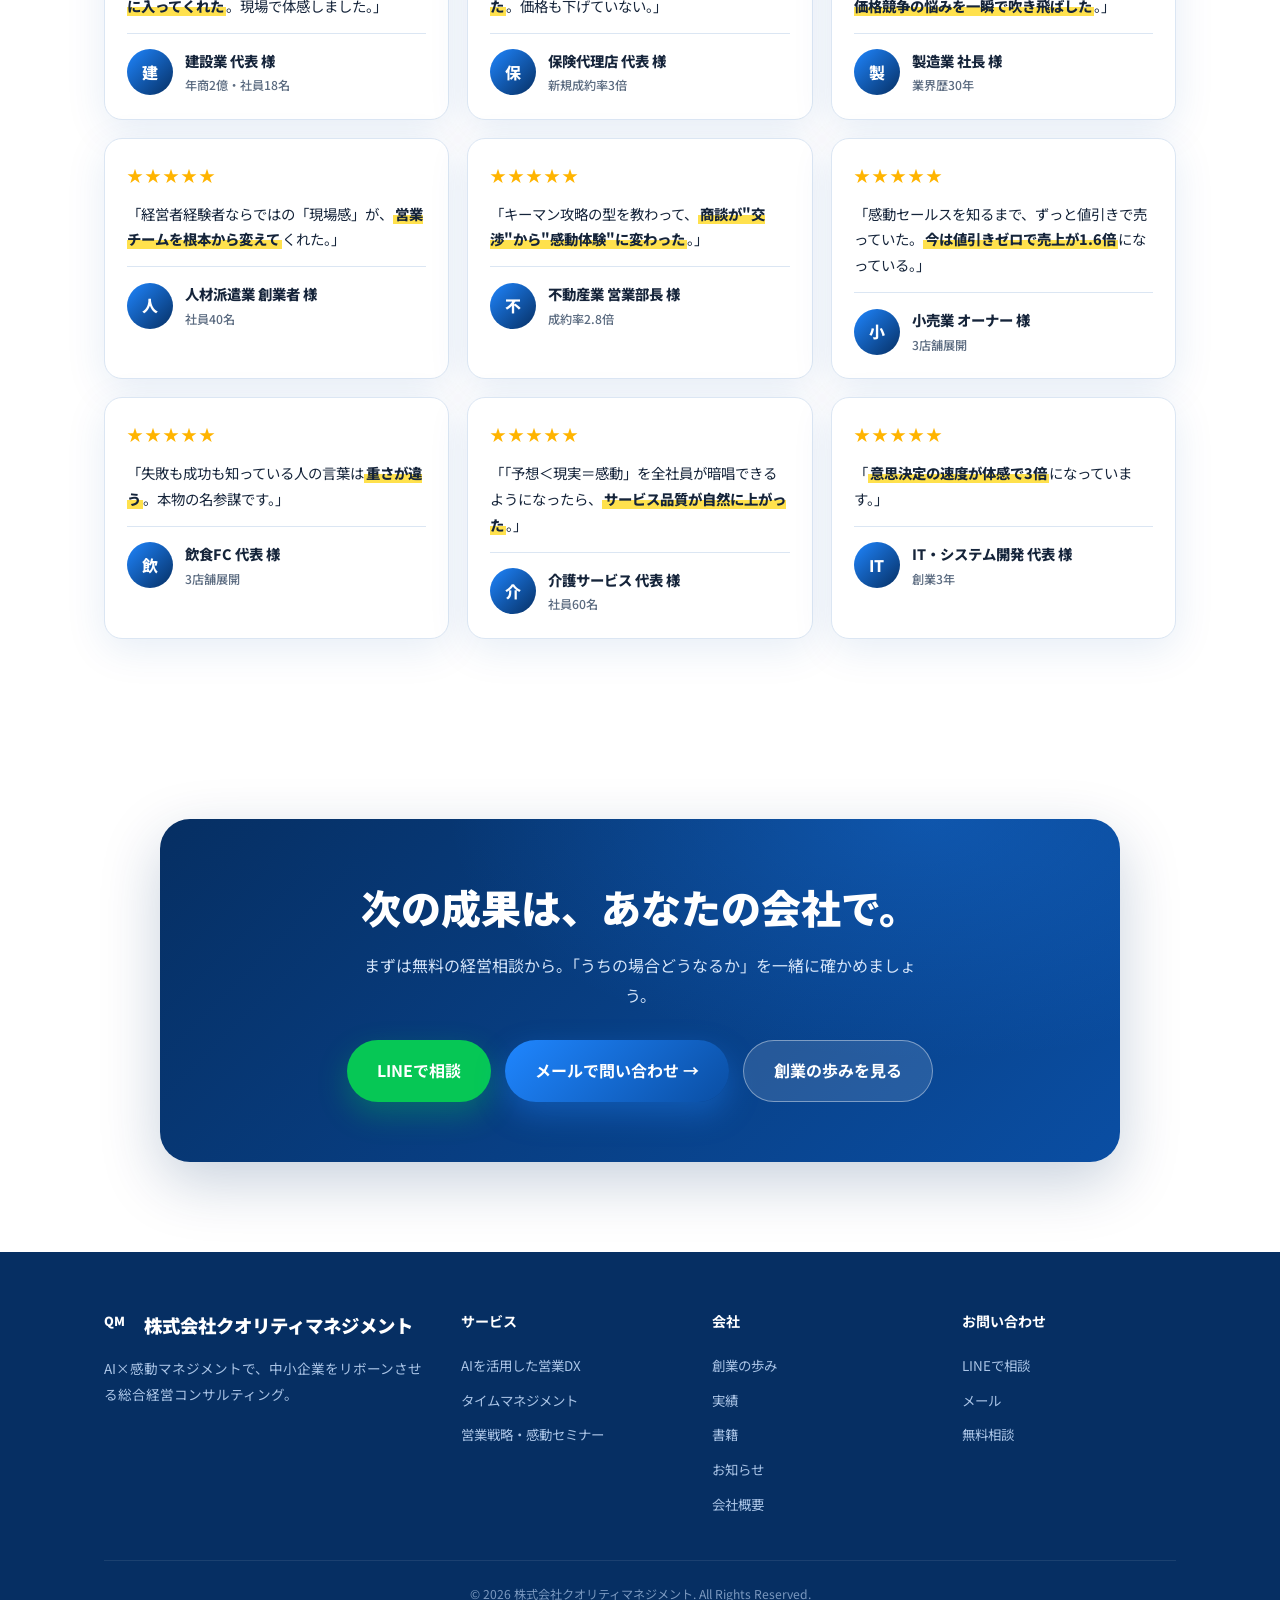
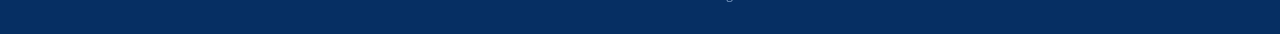
<file: results.html>
<!DOCTYPE html>
<html lang="ja">
<head>
<meta charset="UTF-8">
<!-- Google tag (gtag.js) -->
<script async src="https://www.googletagmanager.com/gtag/js?id=G-LE3FV124PM"></script>
<script>
  window.dataLayer = window.dataLayer || [];
  function gtag(){dataLayer.push(arguments);}
  gtag("js", new Date());
  gtag("config", "G-LE3FV124PM");
</script>
<meta name="viewport" content="width=device-width, initial-scale=1.0">
<title>過去の実績｜株式会社クオリティマネジメント</title>
<meta name="description" content="自社8社経営・年商15億・ギネス世界記録・NY出店・V字回復。そしてクライアント成果＝成約率3倍、売上1.8倍、新規2.4倍、コスト年600万削減、残業50%削減。クオリティマネジメントの実績。">
<link rel="canonical" href="https://qmw.co.jp/results.html">
<meta property="og:type" content="website">
<meta property="og:title" content="過去の実績｜株式会社クオリティマネジメント">
<meta property="og:description" content="自社8社経営・年商15億・ギネス世界記録・NY出店・V字回復。そしてクライアント成果＝成約率3倍、売上1.8倍、新規2.4倍、コスト年600万削減、残業50%削減。クオリティマネジメントの実績。">
<meta property="og:url" content="https://qmw.co.jp/results.html">
<meta property="og:site_name" content="株式会社クオリティマネジメント">
<meta property="og:locale" content="ja_JP">
<meta name="twitter:card" content="summary">
<script type="application/ld+json">
{"@context":"https://schema.org","@graph":[{"@type":"WebPage","@id":"https://qmw.co.jp/results.html#webpage","url":"https://qmw.co.jp/results.html","name":"過去の実績｜株式会社クオリティマネジメント","inLanguage":"ja","isPartOf":{"@type":"WebSite","@id":"https://qmw.co.jp/#website"},"about":{"@type":"Organization","@id":"https://qmw.co.jp/#organization"}},{"@type":"BreadcrumbList","itemListElement":[{"@type":"ListItem","position":1,"name":"ホーム","item":"https://qmw.co.jp/"},{"@type":"ListItem","position":2,"name":"過去の実績"}]}]}
</script>
<link rel="preconnect" href="https://fonts.googleapis.com"><link rel="preconnect" href="https://fonts.gstatic.com" crossorigin>
<link href="https://fonts.googleapis.com/css2?family=Noto+Sans+JP:wght@400;500;700;900&family=Montserrat:wght@600;700;800&family=Yomogi&display=swap" rel="stylesheet">
<link rel="stylesheet" href="assets/style.css">
</head>
<body>

<header>
  <div class="wrap nav">
    <a href="index.html" class="logo"><img src="assets/qm-logo.jpg" alt="株式会社クオリティマネジメント" class="logo-img"></a>
    <nav class="nav-menu" id="navMenu">
      <div class="has-drop"><span>サービス ▾</span><div class="drop">
        <a href="index.html#ai" data-svc="ai">AI×感動工房<small>メイン商材／感動のAI仕組み化</small></a>
        <a href="seminar-sales.html" data-svc="sales">感動創造部セミナー<small>お客様の喜びを100倍</small></a>
        <a href="seminar-time.html" data-svc="time">タイムマネジメントセミナー<small>時間を創造する経営</small></a>
        <a href="index.html#works" data-svc="works">業務内容・請負相談<small>イベント・舞台関係も相談可</small></a>
      </div></div>
      <a href="results.html">実績</a><a href="story.html">創業の歩み</a><a href="books.html">書籍</a><a href="blog.html">お知らせ</a><a href="company.html">会社概要</a>
      <a href="index.html#contact" class="nav-cta">無料相談</a>
    </nav>
    <button class="menu-btn" id="menuBtn" aria-label="メニュー">☰</button>
  </div>
</header>

<section class="page-hero theme-green has-img hero-bg-results">
  <div class="wrap">
    <div class="page-hero-grid">
      <div>
        <div class="breadcrumb"><a href="index.html">ホーム</a> ／ 実績</div>
        <h1>言葉ではなく<span class="marker">数字と現場</span>で</h1>
        <p>私たちは評論家ではありません。自ら経営し、自ら売上をつくってきた当事者です。その実績の一部をご紹介します。</p>
      </div>
      <div class="page-hero-deco">
        <div class="deco-box">
          <img src="assets/photos/hero-deco-results.jpg" alt="数字で見る実績" style="width:100%;max-width:150px;border-radius:14px;margin:0 auto 12px;display:block">
          <div class="d-big">成約率<br>3倍</div>
          <div class="d-label">クライアント実績</div>
        </div>
      </div>
    </div>
  </div>
</section>

<!-- 自社実績の数字 -->
<div class="stat-bar">
  <div class="wrap">
    <div class="stat"><b>8社</b><span>自ら経営した会社</span></div>
    <div class="stat"><b>講座1本→15億円規模</b><span>大人向けバク転講座から育成</span></div>
    <div class="stat"><b>累計10億円+</b><span>バク転ビジネスで創出</span></div>
    <div class="stat"><b>ギネス2度</b><span>世界記録達成（2012・2022）</span></div>
  </div>
</div>

<!-- クライアント成果 -->
<section>
  <div class="wrap center">
    <span class="sec-label">Client Results</span>
    <h2 class="sec-title reveal">クライアントの、<span class="hl">リアルな成果。</span></h2>
    <p class="sec-lead reveal">感動セールス・タイムマネジメント・AI営業DXがもたらした変化の一例です。</p>
    <div class="grid-2" style="margin-top:46px;text-align:left">
      <div class="card reveal"><div class="num">建設業</div><h3>成約率3倍・売上1.8倍</h3><p>感動マネジメント営業研修を導入。現場に一緒に入り、トークと提案を磨いた結果、成約率と売上が大きく向上。</p></div>
      <div class="card reveal"><div class="num">人材派遣業</div><h3>新規顧客 前年比2.4倍</h3><p>営業チームを根本から再設計。経営者経験者ならではの現場感で、新規開拓力を底上げ。</p></div>
      <div class="card reveal"><div class="num">飲食FC</div><h3>年600万円のコスト削減</h3><p>業務の見直しと仕組み化で、ムダなコストを継続的に削減。利益体質へ転換。</p></div>
      <div class="card reveal"><div class="num">IT企業</div><h3>幹部残業50%減・意思決定3倍</h3><p>タイムマネジメントで時間を創造し、意思決定のスピードを抜本的に改善。</p></div>
    </div>
  </div>
</section>

<!-- 自社の挑戦 -->
<section class="bg-sky">
  <div class="wrap center">
    <span class="sec-label">Our Challenges</span>
    <h2 class="sec-title reveal">自分たちが、<span class="hl">いちばんの実証実験。</span></h2>
    <div class="grid-3" style="margin-top:46px;text-align:left">
      <div class="card reveal"><img src="assets/photos/result-guinness-photo.jpg" alt="ギネス世界記録の公式認定証を受け取る矢部大" style="width:100%;height:150px;object-fit:cover;border-radius:12px;margin-bottom:16px;display:block"><h3>ギネス世界記録を2度達成</h3><p>2012年（東京・140人）、2022年（福岡・161人）と世界同時バク転でギネス世界記録を2度達成。「やると決めたらとことん極める」の象徴。</p></div>
      <div class="card reveal"><img src="assets/photos/result-ny-photo.jpg" alt="ニューヨーク・マンハッタンの街並み" style="width:100%;height:150px;object-fit:cover;border-radius:12px;margin-bottom:16px;display:block"><h3>NY・マンハッタン出店</h3><p>2016年、ニューヨークに飲食店「寿海」をオープン。海外でも通用する事業づくり。</p></div>
      <div class="card reveal"><img src="assets/photos/result-vrecovery-photo.jpg" alt="夜明けを迎える街並み" style="width:100%;height:150px;object-fit:cover;border-radius:12px;margin-bottom:16px;display:block"><h3>コロナ禍でV字回復</h3><p>2020年、逆境のなか過去最高益を達成。その後M&A・PMIまで完遂。</p></div>
    </div>
  </div>
</section>

<!-- セミナー実績ギャラリー -->
<section>
  <div class="wrap center">
    <span class="sec-label">Event Gallery</span>
    <h2 class="sec-title reveal">全国大会・セミナーの<span class="hl">軌跡</span></h2>
    <p class="sec-lead reveal">数百名規模の全国大会から、少人数の経営研究会まで。感動が、会場を動かしてきました。</p>
    <div style="display:grid;grid-template-columns:repeat(3,1fr);gap:16px;margin:40px auto 0;max-width:960px">
      <figure class="reveal" style="margin:0">
        <img src="assets/photos/top.jpg" alt="第11回 社長のためのセールス革命全国大会 優秀事例発表交流大会" style="width:100%;height:220px;object-fit:cover;border-radius:12px;box-shadow:var(--shadow-strong);display:block">
        <figcaption style="font-size:.76rem;color:var(--gray);margin-top:8px;text-align:center">第11回 感動経営全国大会（数百名規模）</figcaption>
      </figure>
      <figure class="reveal" style="margin:0">
        <img src="assets/photos/megami08.jpg" alt="第8回 感動の女神大会" style="width:100%;height:220px;object-fit:cover;border-radius:12px;box-shadow:var(--shadow-strong);display:block">
        <figcaption style="font-size:.76rem;color:var(--gray);margin-top:8px;text-align:center">第8回 感動の女神大会</figcaption>
      </figure>
      <figure class="reveal" style="margin:0">
        <img src="assets/photos/SANY0069.JPG" alt="矢部大 ホテル会場でのセミナー" style="width:100%;height:220px;object-fit:cover;border-radius:12px;box-shadow:var(--shadow-strong);display:block">
        <figcaption style="font-size:.76rem;color:var(--gray);margin-top:8px;text-align:center">矢部大 経営研究会</figcaption>
      </figure>
    </div>
  </div>
</section>

<!-- 声 -->
<section>
  <div class="wrap center">
    <span class="sec-label">Voice</span>
    <h2 class="sec-title reveal">お客様の声</h2>
    <p class="sec-lead reveal">矢部廣重の代から数え、<strong>のべ4,000名を超える</strong>経営者・幹部の皆様が受講されました。</p>
    <div class="voice-grid cols3">
      <div class="voice reveal"><div class="stars">★★★★★</div><p class="v-quote">「矢部さんは口だけじゃなく、<span class="marker">一緒に営業現場に入ってくれた</span>。現場で体感しました。」</p><div class="v-who"><div class="v-ava">建</div><div class="v-name">建設業 代表 様<span>年商2億・社員18名</span></div></div></div>
      <div class="voice reveal"><div class="stars">★★★★★</div><p class="v-quote">「必殺6連発を実践したら、<span class="marker">初回訪問で決まった</span>。価格も下げていない。」</p><div class="v-who"><div class="v-ava">保</div><div class="v-name">保険代理店 代表 様<span>新規成約率3倍</span></div></div></div>
      <div class="voice reveal"><div class="stars">★★★★★</div><p class="v-quote">「「戦わずして勝つ」という言葉が、<span class="marker">10年来の価格競争の悩みを一瞬で吹き飛ばした</span>。」</p><div class="v-who"><div class="v-ava">製</div><div class="v-name">製造業 社長 様<span>業界歴30年</span></div></div></div>
      <div class="voice reveal"><div class="stars">★★★★★</div><p class="v-quote">「経営者経験者ならではの「現場感」が、<span class="marker">営業チームを根本から変えて</span>くれた。」</p><div class="v-who"><div class="v-ava">人</div><div class="v-name">人材派遣業 創業者 様<span>社員40名</span></div></div></div>
      <div class="voice reveal"><div class="stars">★★★★★</div><p class="v-quote">「キーマン攻略の型を教わって、<span class="marker">商談が"交渉"から"感動体験"に変わった</span>。」</p><div class="v-who"><div class="v-ava">不</div><div class="v-name">不動産業 営業部長 様<span>成約率2.8倍</span></div></div></div>
      <div class="voice reveal"><div class="stars">★★★★★</div><p class="v-quote">「感動セールスを知るまで、ずっと値引きで売っていた。<span class="marker">今は値引きゼロで売上が1.6倍</span>になっている。」</p><div class="v-who"><div class="v-ava">小</div><div class="v-name">小売業 オーナー 様<span>3店舗展開</span></div></div></div>
      <div class="voice reveal"><div class="stars">★★★★★</div><p class="v-quote">「失敗も成功も知っている人の言葉は<span class="marker">重さが違う</span>。本物の名参謀です。」</p><div class="v-who"><div class="v-ava">飲</div><div class="v-name">飲食FC 代表 様<span>3店舗展開</span></div></div></div>
      <div class="voice reveal"><div class="stars">★★★★★</div><p class="v-quote">「「予想＜現実＝感動」を全社員が暗唱できるようになったら、<span class="marker">サービス品質が自然に上がった</span>。」</p><div class="v-who"><div class="v-ava">介</div><div class="v-name">介護サービス 代表 様<span>社員60名</span></div></div></div>
      <div class="voice reveal"><div class="stars">★★★★★</div><p class="v-quote">「<span class="marker">意思決定の速度が体感で3倍</span>になっています。」</p><div class="v-who"><div class="v-ava">IT</div><div class="v-name">IT・システム開発 代表 様<span>創業3年</span></div></div></div>
    </div>
  </div>
    </div>
  </div>
</section>

<section id="contact">
  <div class="wrap">
    <div class="cta reveal">
      <h2>次の成果は、あなたの会社で。</h2>
      <p>まずは無料の経営相談から。「うちの場合どうなるか」を一緒に確かめましょう。</p>
      <div class="cta-btns">
        <a href="https://line.me/R/ti/p/%40171hzbls" target="_blank" rel="noopener" class="btn btn-line">LINEで相談</a>
        <a href="mailto:yabemasaru23@gmail.com" class="btn btn-primary">メールで問い合わせ →</a>
        <a href="story.html" class="btn btn-ghost">創業の歩みを見る</a>
      </div>
    </div>
  </div>
</section>

<footer>
  <div class="wrap">
    <div class="foot-grid">
      <div><div class="foot-logo"><span class="mark" style="width:30px;height:30px;font-size:.78rem">QM</span>株式会社クオリティマネジメント</div><p>AI×感動マネジメントで、中小企業をリボーンさせる総合経営コンサルティング。</p></div>
      <div class="foot-col"><h4>サービス</h4><a href="index.html#ai">AIを活用した営業DX</a><a href="seminar-time.html">タイムマネジメント</a><a href="seminar-sales.html">営業戦略・感動セミナー</a></div>
      <div class="foot-col"><h4>会社</h4><a href="story.html">創業の歩み</a><a href="results.html">実績</a><a href="books.html">書籍</a><a href="blog.html">お知らせ</a><a href="company.html">会社概要</a></div>
      <div class="foot-col"><h4>お問い合わせ</h4><a href="https://line.me/R/ti/p/%40171hzbls" target="_blank" rel="noopener">LINEで相談</a><a href="mailto:yabemasaru23@gmail.com">メール</a><a href="index.html#contact">無料相談</a></div>
    </div>
    <div class="foot-bottom">© 2026 株式会社クオリティマネジメント. All Rights Reserved.</div>
  </div>
</footer>
<a href="https://line.me/R/ti/p/%40171hzbls" target="_blank" rel="noopener" class="float-line">💬 LINEで相談</a>
<script src="assets/site.js"></script>
</body>
</html>
</file>
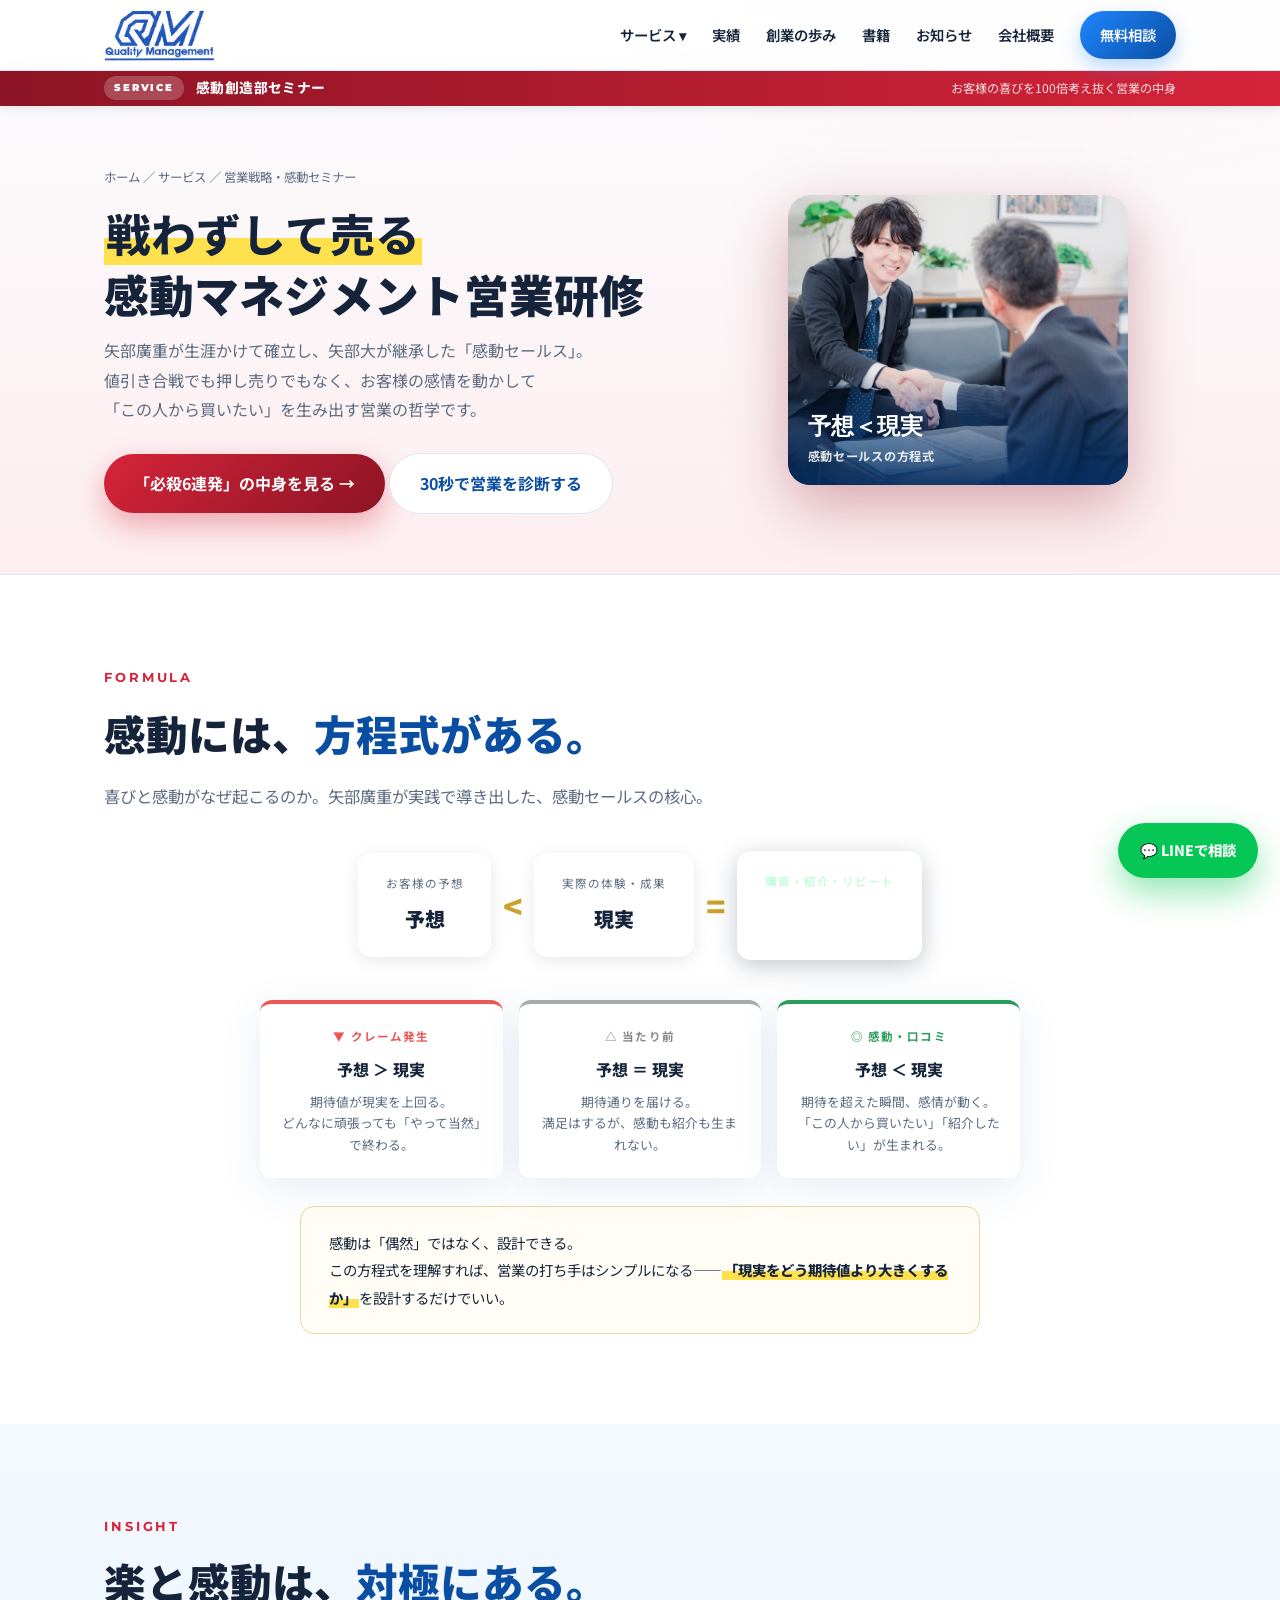
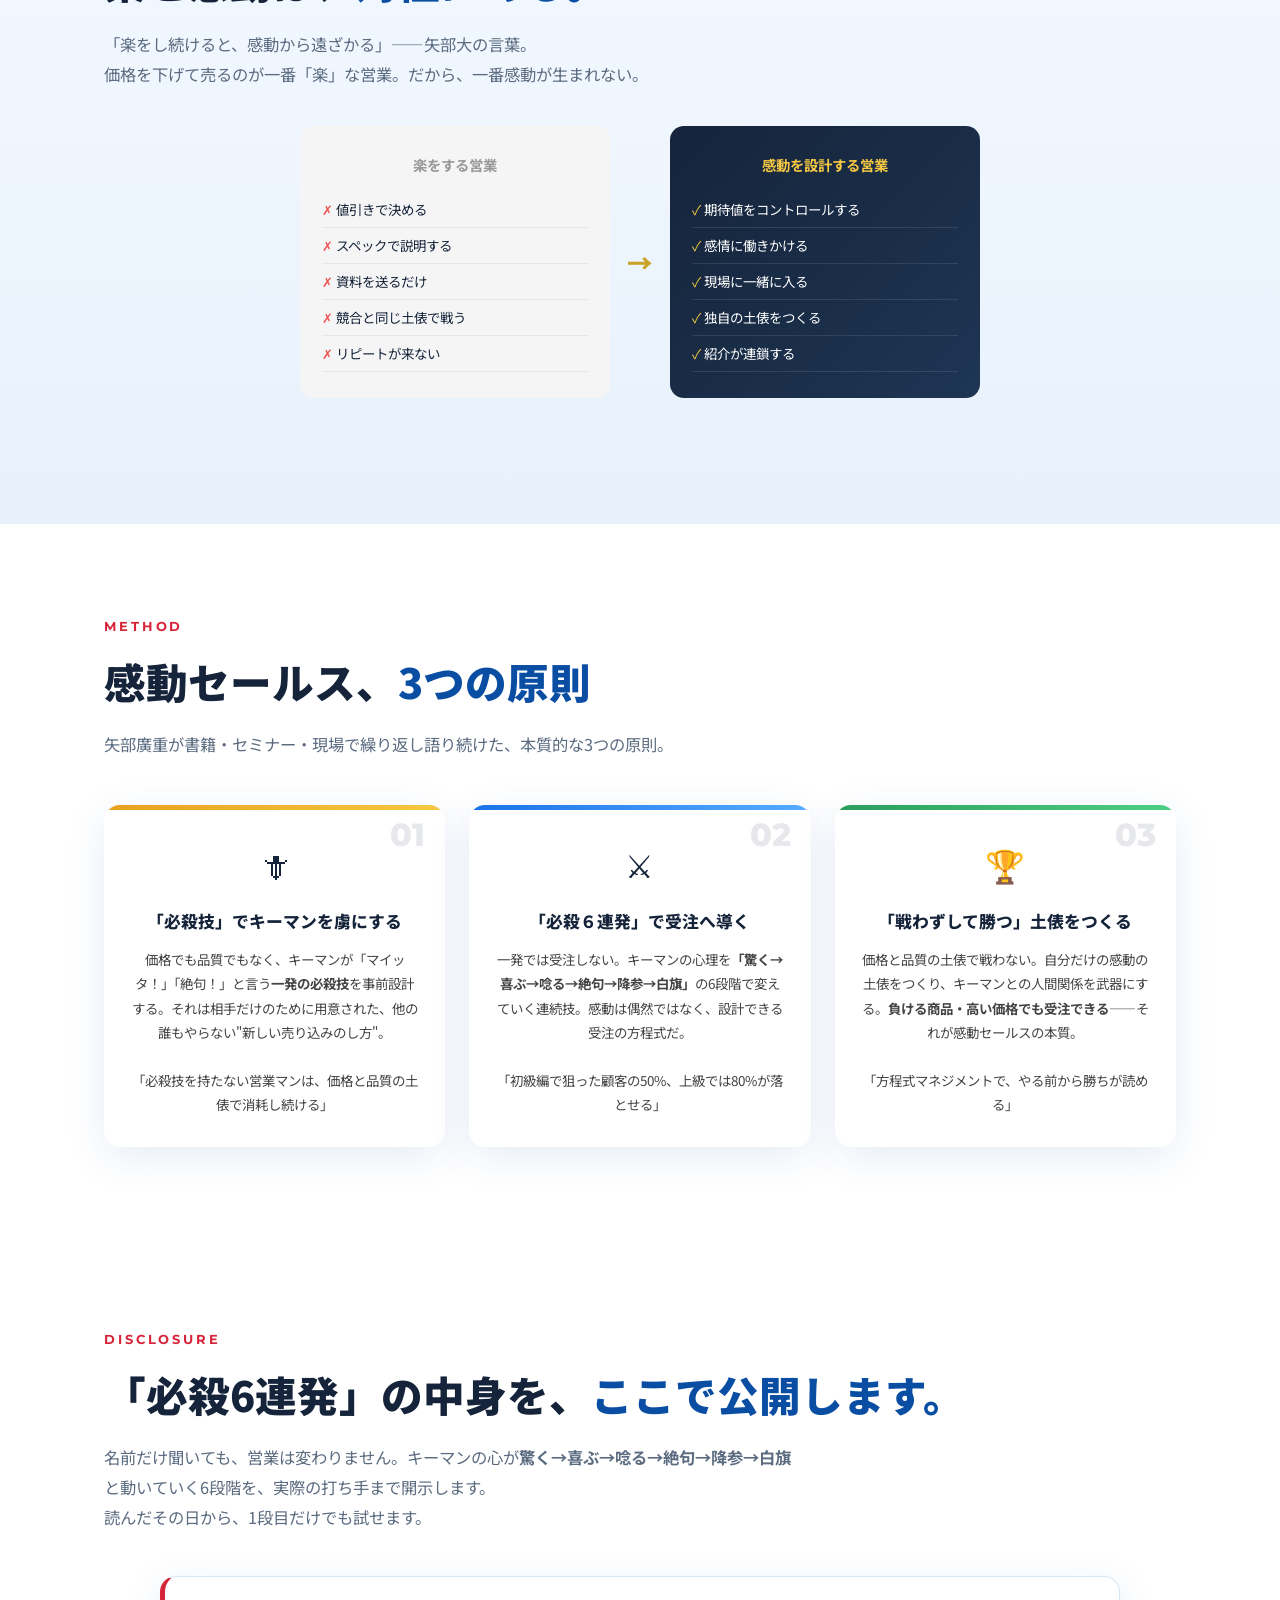
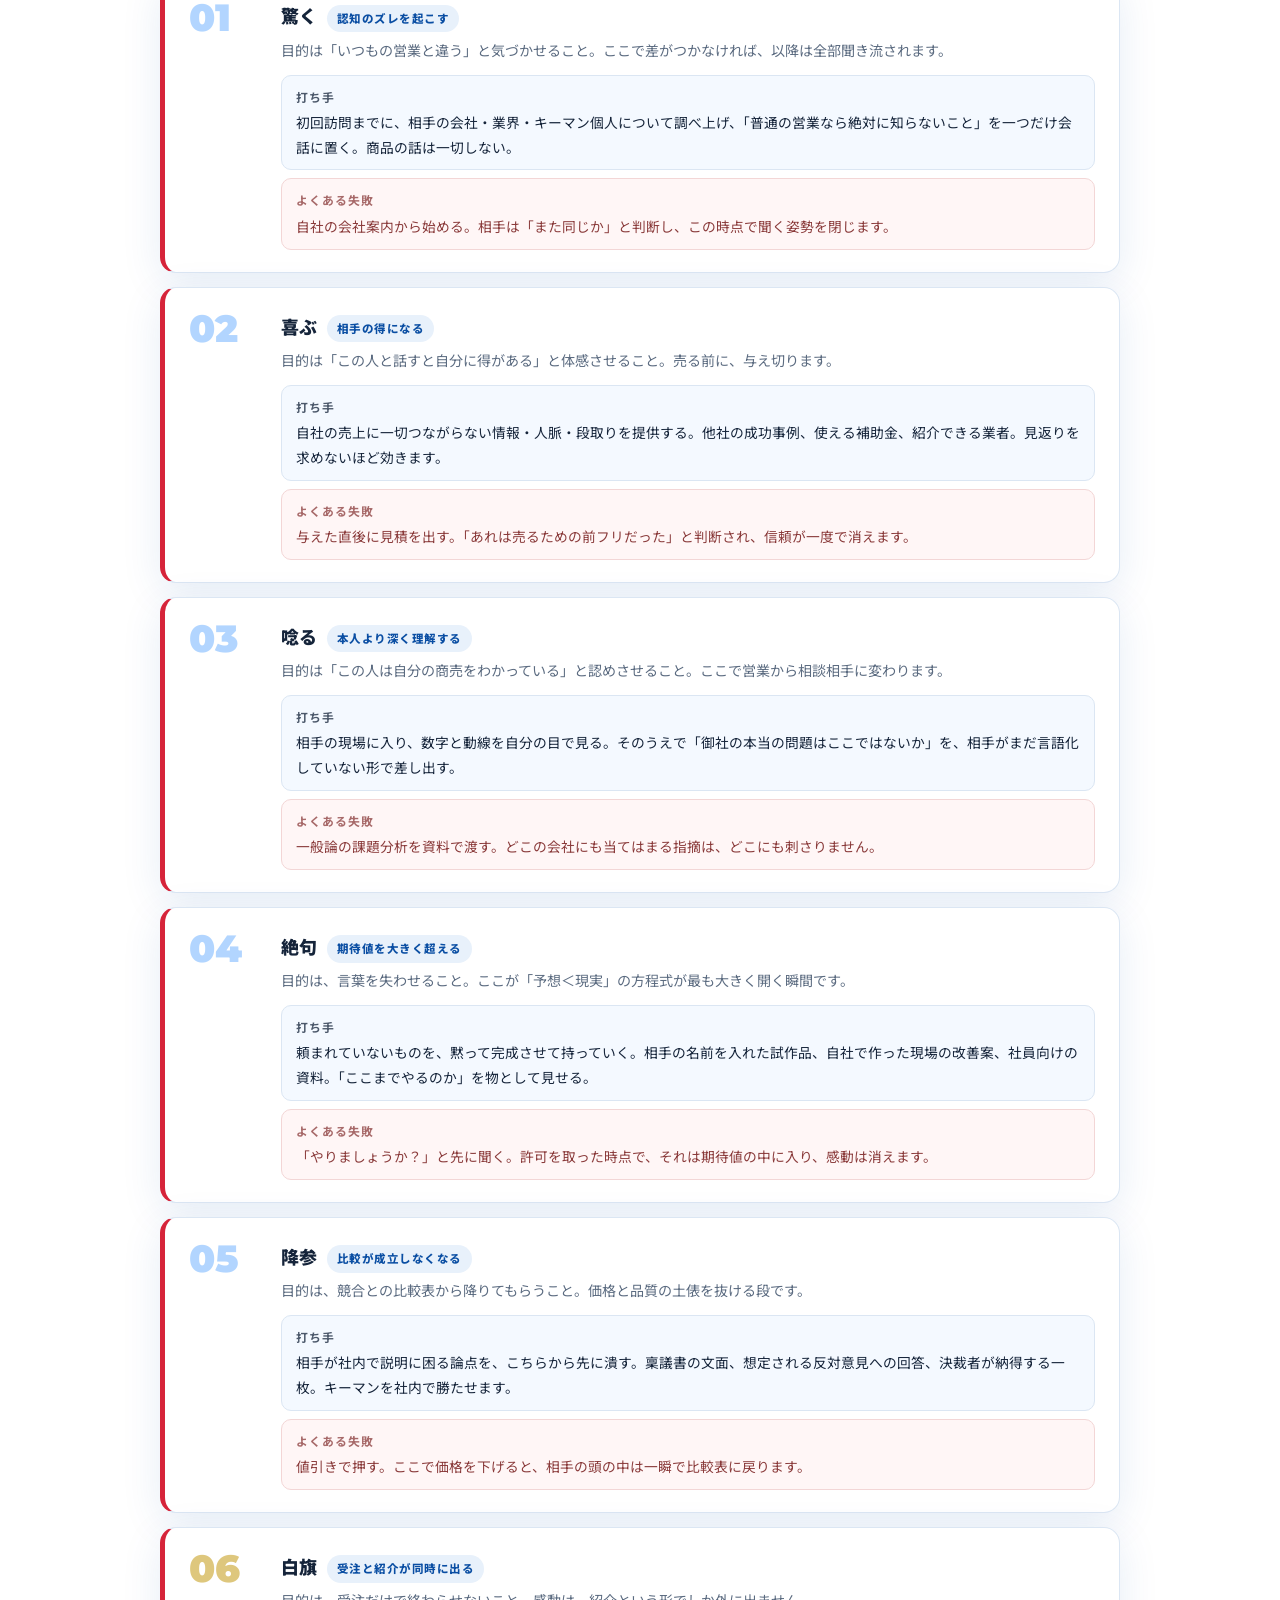
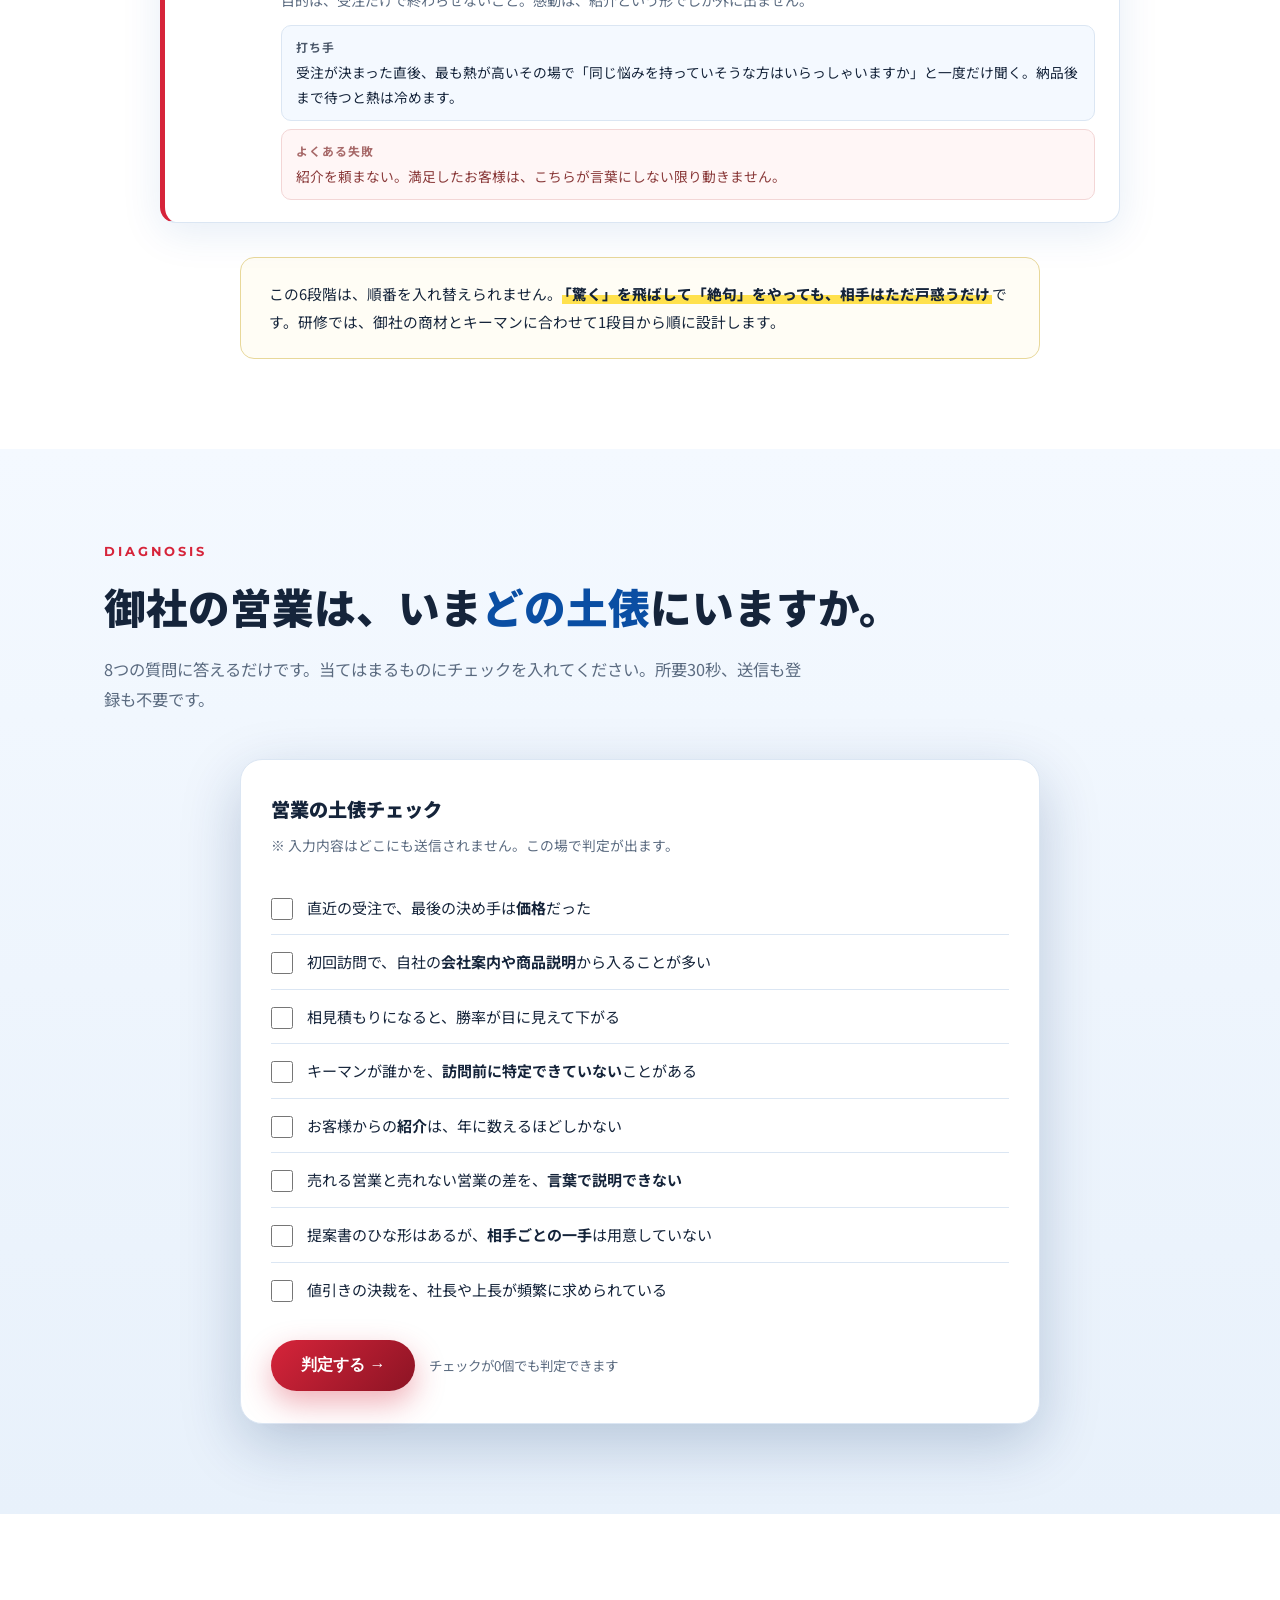
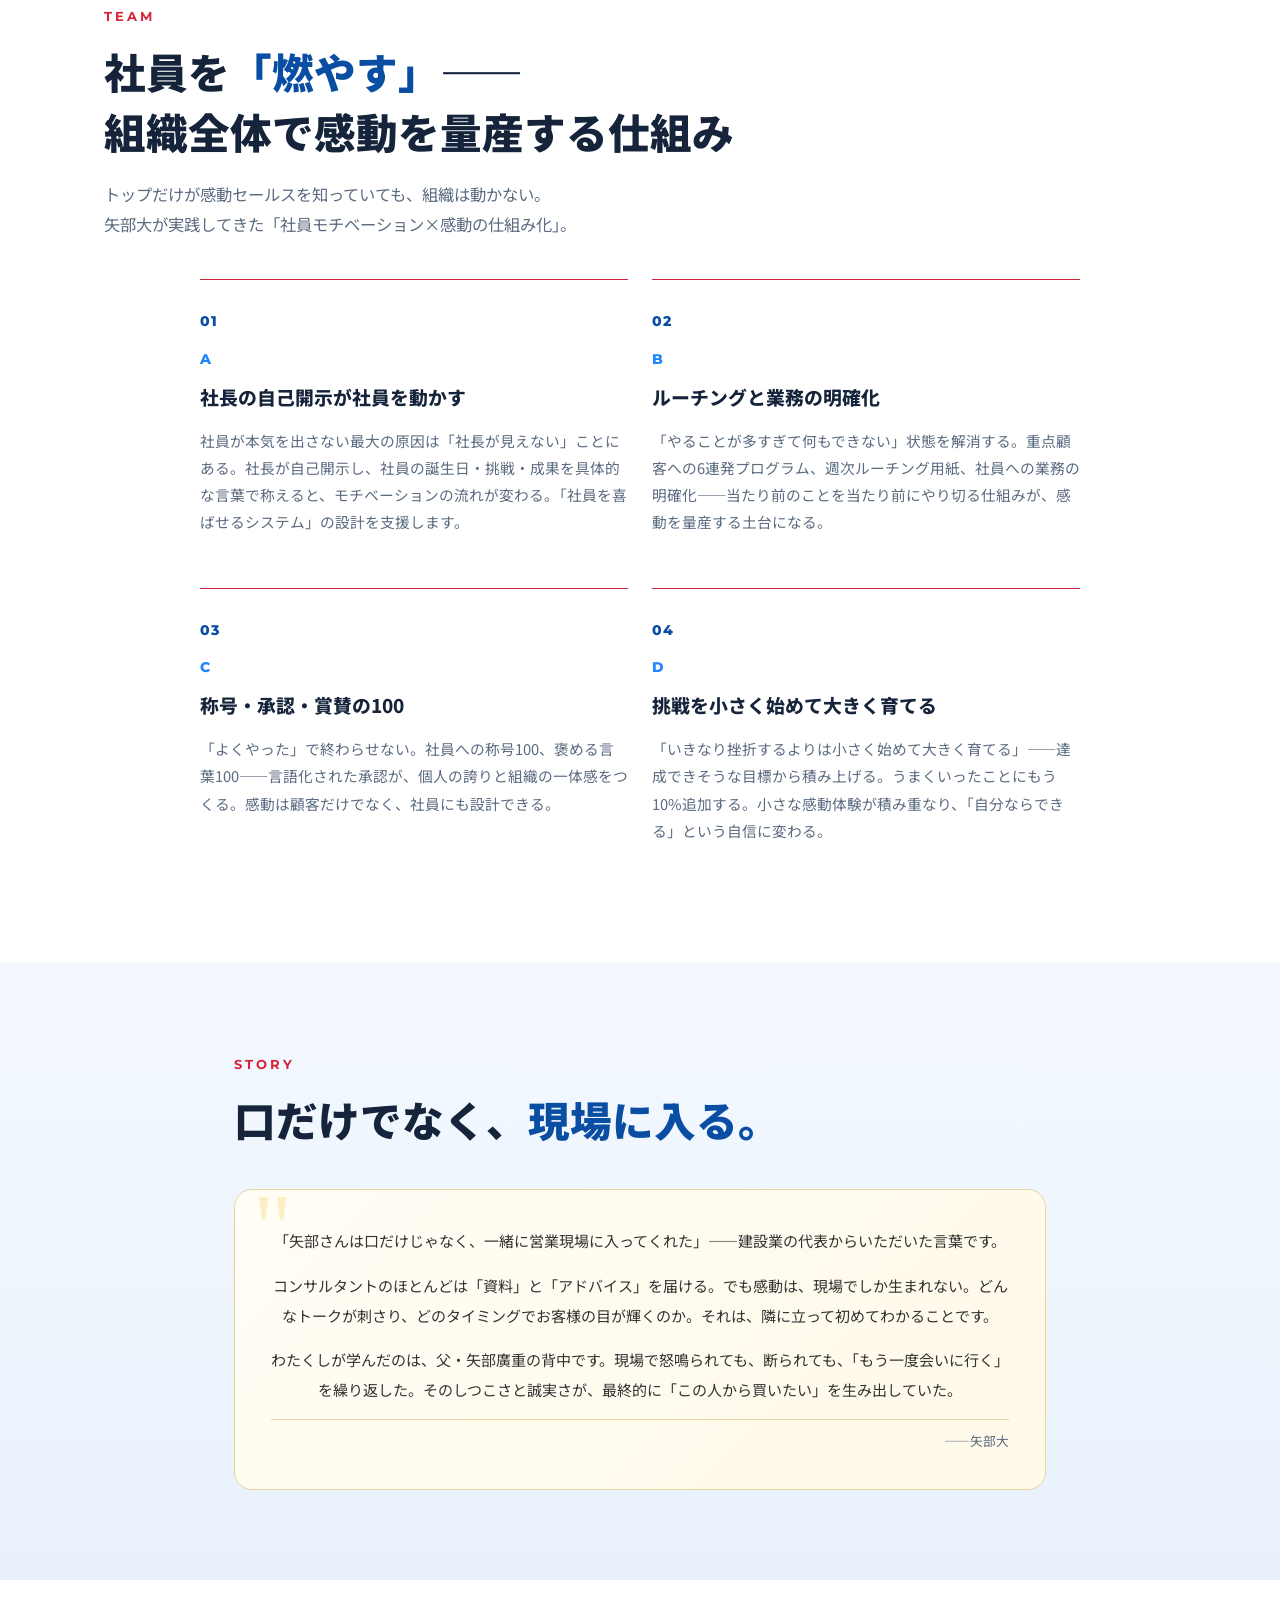
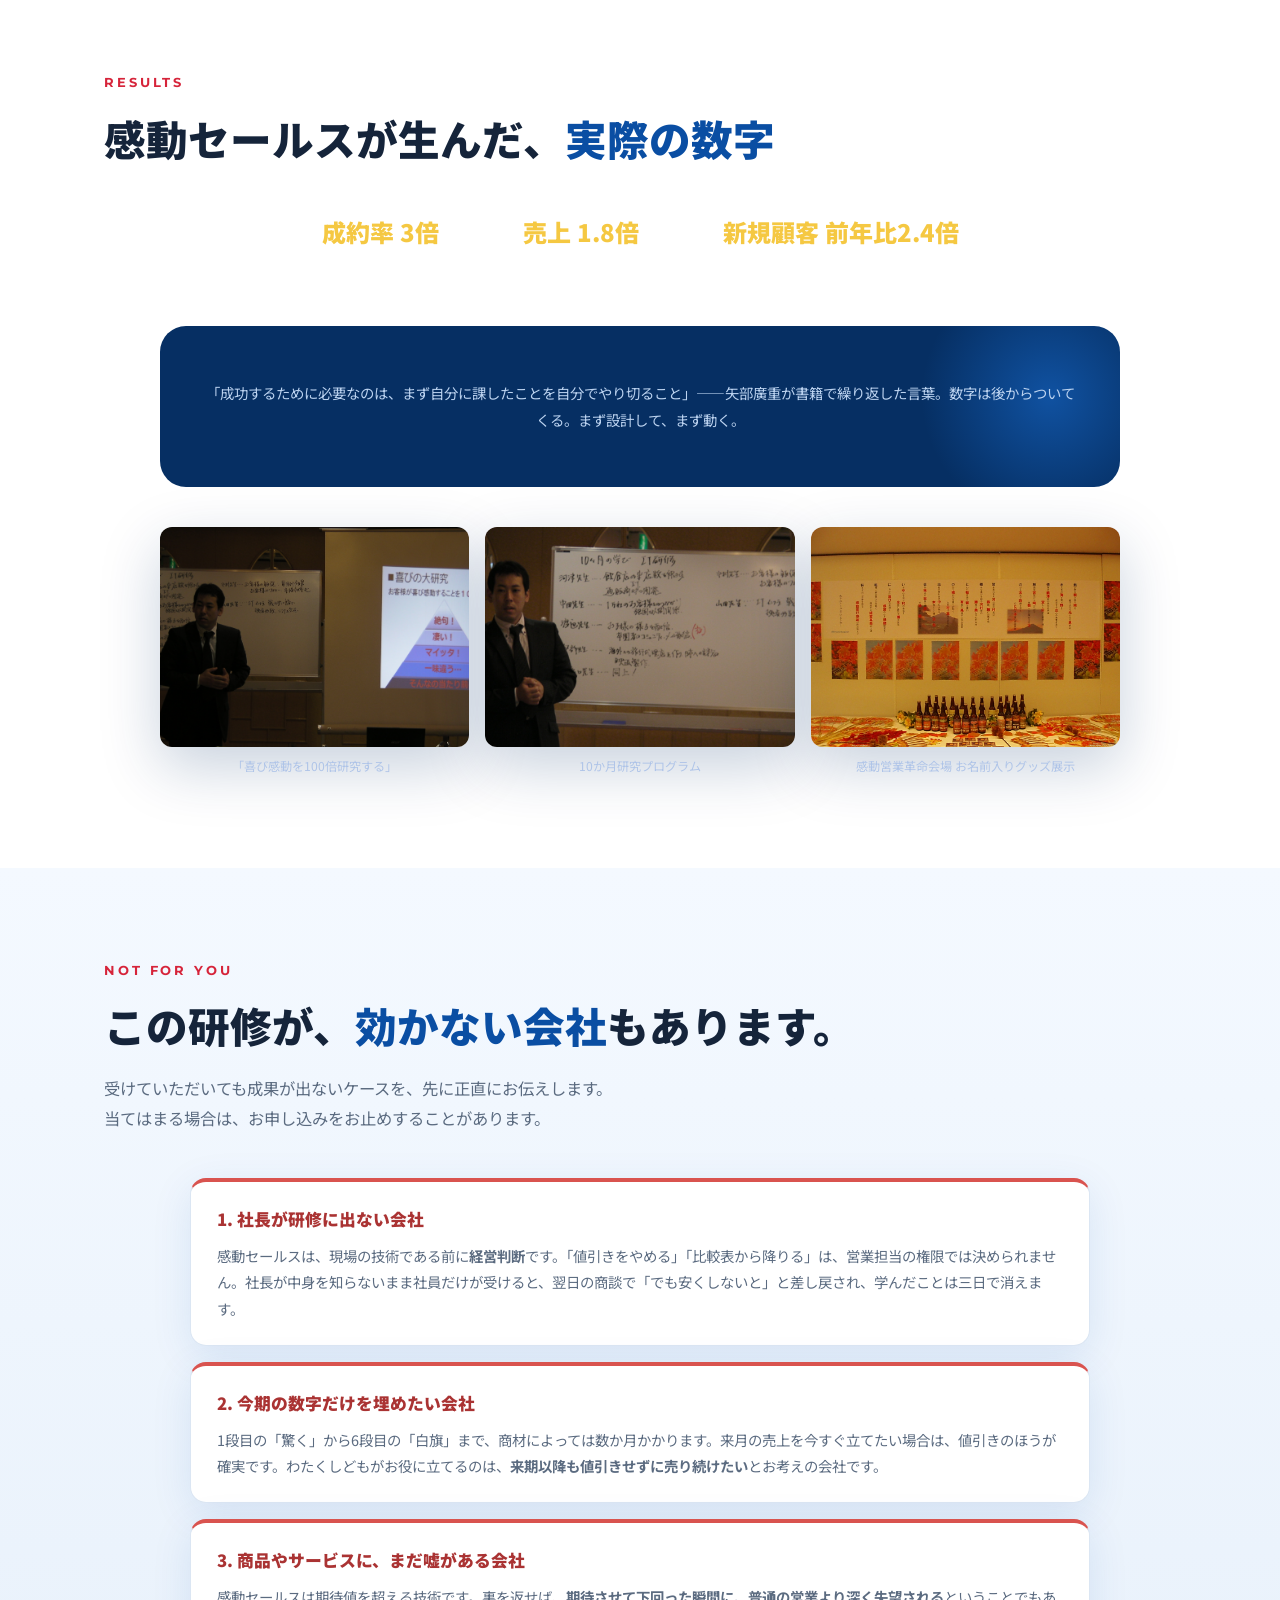
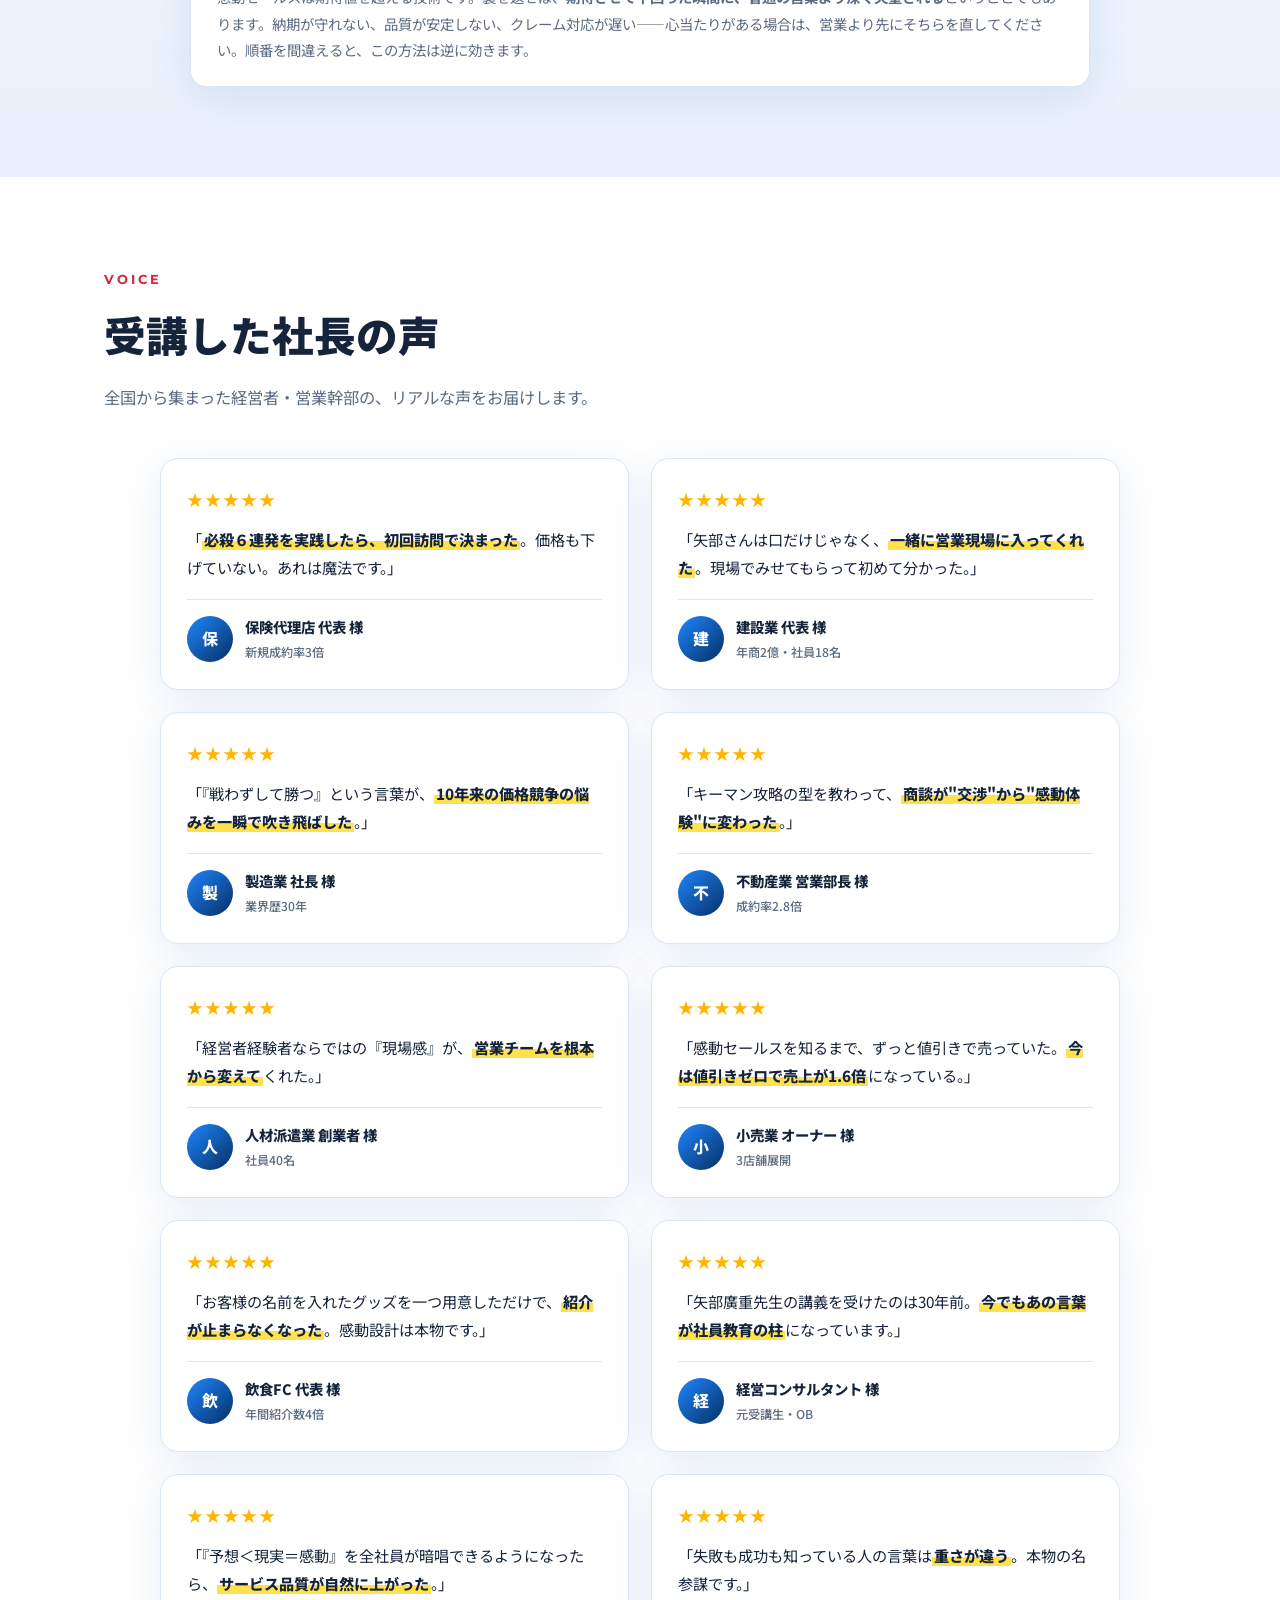
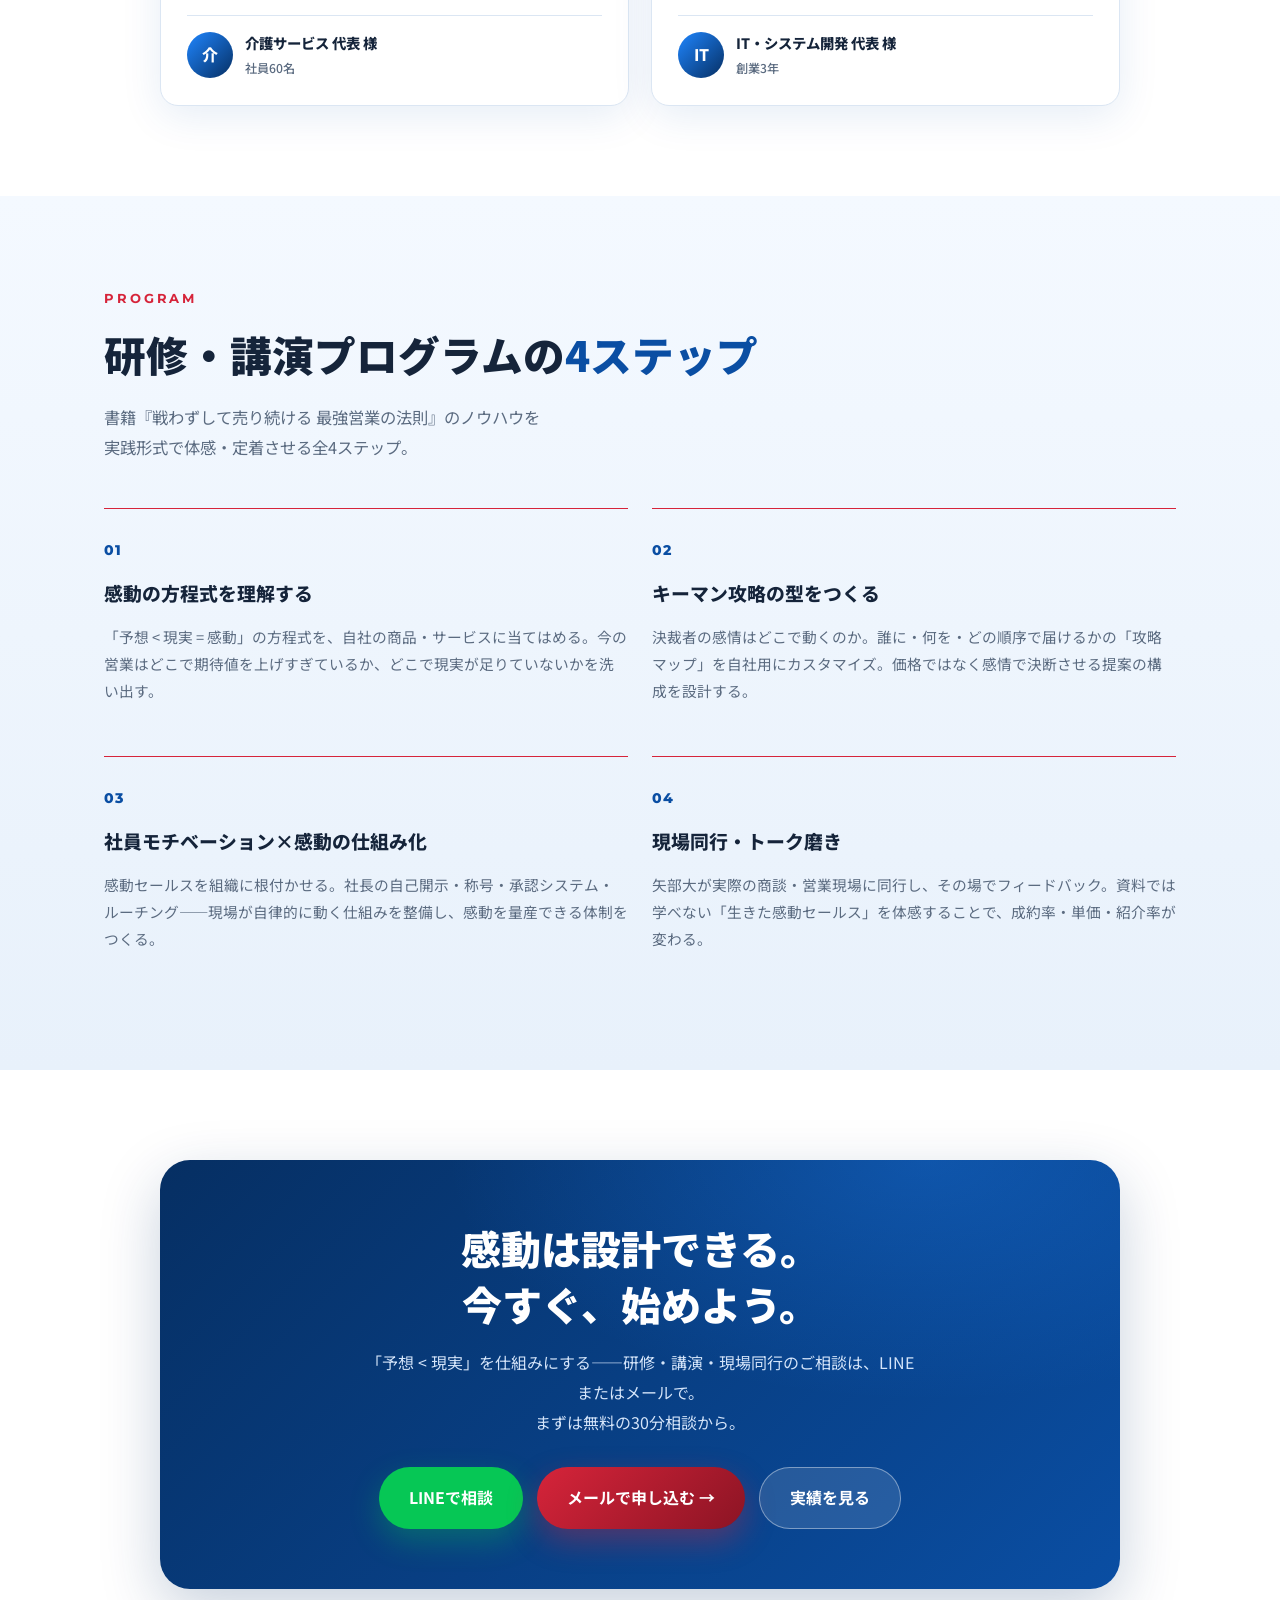
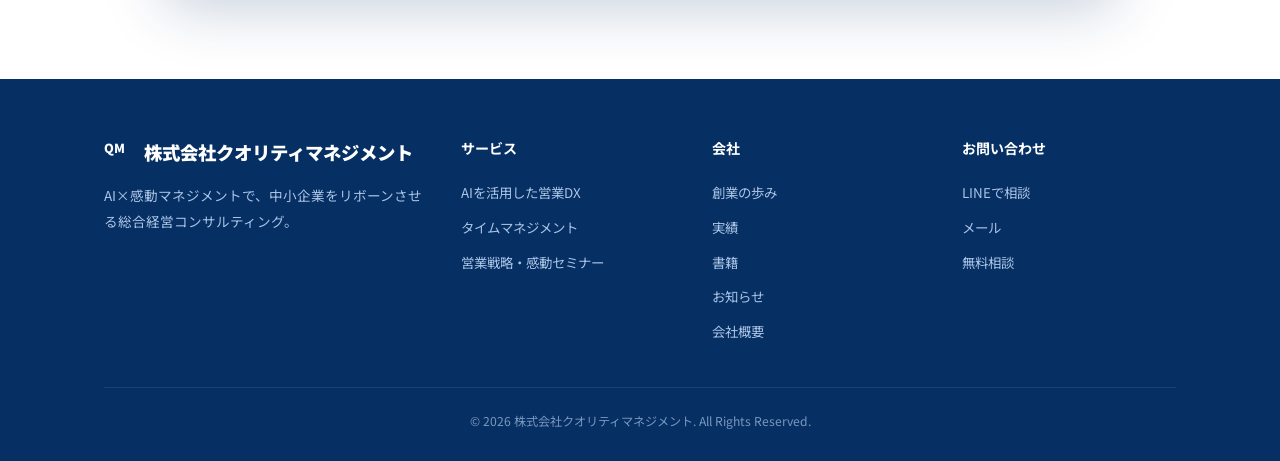
<file: seminar-sales.html>
<!DOCTYPE html>
<html lang="ja">
<head>
<meta charset="UTF-8">
<!-- Google tag (gtag.js) -->
<script async src="https://www.googletagmanager.com/gtag/js?id=G-LE3FV124PM"></script>
<script>
  window.dataLayer = window.dataLayer || [];
  function gtag(){dataLayer.push(arguments);}
  gtag("js", new Date());
  gtag("config", "G-LE3FV124PM");
</script>
<meta name="viewport" content="width=device-width, initial-scale=1.0">
<title>感動マネジメント営業研修｜戦わずして売る｜株式会社クオリティマネジメント</title>
<meta name="description" content="矢部廣重が確立した「感動セールス」の方程式：予想＜現実＝感動。値引きでも押し売りでもなく、お客様の心を動かして「この人から買いたい」を生み出す。成約率3倍の実績メソッドを研修で。">
<link rel="canonical" href="https://qmw.co.jp/seminar-sales.html">
<meta property="og:type" content="website">
<meta property="og:title" content="感動マネジメント営業研修｜戦わずして売る｜株式会社クオリティマネジメント">
<meta property="og:description" content="矢部廣重が確立した「感動セールス」の方程式：予想＜現実＝感動。値引きでも押し売りでもなく、お客様の心を動かして「この人から買いたい」を生み出す。成約率3倍の実績メソッドを研修で。">
<meta property="og:url" content="https://qmw.co.jp/seminar-sales.html">
<meta property="og:site_name" content="株式会社クオリティマネジメント">
<meta property="og:locale" content="ja_JP">
<meta name="twitter:card" content="summary">
<script type="application/ld+json">
{"@context":"https://schema.org","@graph":[{"@type":"WebPage","@id":"https://qmw.co.jp/seminar-sales.html#webpage","url":"https://qmw.co.jp/seminar-sales.html","name":"感動マネジメント営業研修｜戦わずして売る｜株式会社クオリティマネジメント","inLanguage":"ja","isPartOf":{"@type":"WebSite","@id":"https://qmw.co.jp/#website"},"about":{"@type":"Organization","@id":"https://qmw.co.jp/#organization"}},{"@type":"BreadcrumbList","itemListElement":[{"@type":"ListItem","position":1,"name":"ホーム","item":"https://qmw.co.jp/"},{"@type":"ListItem","position":2,"name":"感動マネジメント営業研修"}]}]}
</script>
<link rel="preconnect" href="https://fonts.googleapis.com"><link rel="preconnect" href="https://fonts.gstatic.com" crossorigin>
<link href="https://fonts.googleapis.com/css2?family=Noto+Sans+JP:wght@400;500;700;900&family=Montserrat:wght@600;700;800&family=Yomogi&display=swap" rel="stylesheet">
<link rel="stylesheet" href="assets/style.css">
<style>
/* 感動の方程式 */
.kando-eq{display:flex;align-items:center;justify-content:center;gap:12px;flex-wrap:wrap;margin:40px auto;max-width:700px}
.kando-box{background:#fff;border-radius:14px;padding:20px 28px;text-align:center;box-shadow:0 4px 18px rgba(0,0,0,.09);min-width:130px}
.kando-box .kb-label{font-size:.72rem;letter-spacing:.08em;color:var(--gray);margin-bottom:6px}
.kando-box .kb-value{font-size:1.25rem;font-weight:900;color:var(--navy)}
.kando-arrow{font-size:2rem;color:var(--gold);font-weight:900}
.kando-result{background:var(--navy);color:#fff;border-radius:14px;padding:20px 28px;text-align:center;min-width:140px;box-shadow:0 6px 24px rgba(21,36,58,.25)}
.kando-result .kb-label{font-size:.72rem;letter-spacing:.08em;color:#afc;margin-bottom:6px}
.kando-result .kb-value{font-size:1.4rem;font-weight:900;color:#fff}
.kando-grid{display:grid;grid-template-columns:repeat(3,1fr);gap:16px;max-width:760px;margin:32px auto 0}
.kando-card{background:#fff;border-radius:12px;padding:22px 20px;text-align:center;box-shadow:var(--shadow)}
.kando-card.bad{border-top:4px solid #e55;}
.kando-card.mid{border-top:4px solid #aaa;}
.kando-card.good{border-top:4px solid #2a9d5c;}
.kando-card .kc-tag{font-size:.72rem;font-weight:700;letter-spacing:.1em;margin-bottom:8px}
.kando-card.bad .kc-tag{color:#e55}
.kando-card.mid .kc-tag{color:#888}
.kando-card.good .kc-tag{color:#2a9d5c}
.kando-card h4{font-size:1rem;font-weight:800;margin:0 0 6px}
.kando-card p{font-size:.8rem;color:var(--gray);line-height:1.7;margin:0}
/* 3原則カード */
.principle-row{display:grid;grid-template-columns:repeat(3,1fr);gap:24px;margin-top:46px}
@media(max-width:700px){.principle-row{grid-template-columns:1fr}.kando-grid{grid-template-columns:1fr}.kando-eq{gap:8px}.kando-box,.kando-result{min-width:unset;padding:14px 18px}}
.principle-card{background:#fff;border-radius:16px;padding:30px 26px;box-shadow:var(--shadow);position:relative;overflow:hidden}
.principle-card::before{content:'';position:absolute;top:0;left:0;right:0;height:5px}
.p01::before{background:linear-gradient(90deg,#e8a020,#f5c842)}
.p02::before{background:linear-gradient(90deg,#1a73e8,#56acff)}
.p03::before{background:linear-gradient(90deg,#2a9d5c,#4ecf84)}
.p-num{font-family:'Montserrat',sans-serif;font-size:2rem;font-weight:800;opacity:.1;position:absolute;top:14px;right:20px;line-height:1}
.p-icon{font-size:2rem;margin-bottom:12px;display:block}
.principle-card h3{font-size:1.05rem;font-weight:800;margin:0 0 10px;color:var(--navy)}
.principle-card p{font-size:.84rem;line-height:1.8;color:#444;margin:0}
/* ストーリーボックス */
.story-sales{background:linear-gradient(135deg,#fffdf5 0%,#fff9e8 100%);border:1px solid #e8d89a;border-radius:18px;padding:36px 36px;max-width:820px;margin:40px auto 0;position:relative}
.story-sales::before{content:'"';font-size:6rem;color:#f5c842;opacity:.25;position:absolute;top:-10px;left:18px;line-height:1;font-family:serif}
.story-sales p{line-height:2;font-size:.94rem;color:#333;margin-bottom:14px}
.story-sales .s-author{font-size:.8rem;color:var(--gray);text-align:right;margin:0;padding-top:8px;border-top:1px solid #e8d89a}
/* 楽と感動の対比 */
.contrast-bar{display:grid;grid-template-columns:1fr 60px 1fr;gap:0;max-width:680px;margin:36px auto}
.contrast-col{border-radius:14px;padding:26px 22px;text-align:center}
.contrast-col.bad-col{background:#f5f5f5}
.contrast-col.good-col{background:linear-gradient(135deg,#15243a,#1e3554);color:#fff}
.contrast-col h4{font-size:.9rem;font-weight:700;margin:0 0 14px}
.contrast-col.bad-col h4{color:#999}
.contrast-col.good-col h4{color:#f5c842}
.contrast-col ul{list-style:none;padding:0;margin:0;text-align:left}
.contrast-col ul li{font-size:.84rem;padding:5px 0;border-bottom:1px solid rgba(0,0,0,.06)}
.contrast-col.good-col ul li{border-color:rgba(255,255,255,.1)}
.contrast-col.bad-col ul li::before{content:'✗ ';color:#e55}
.contrast-col.good-col ul li::before{content:'✓ ';color:#f5c842}
.contrast-mid{display:flex;align-items:center;justify-content:center;font-size:1.6rem;color:var(--gold);font-weight:900}
/* 実績バー */
.result-row{display:flex;gap:20px;justify-content:center;flex-wrap:wrap;margin:36px 0 0}
.res-pill{background:var(--navy);color:#fff;border-radius:50px;padding:14px 32px;text-align:center}
.res-pill b{display:block;font-size:1.5rem;font-weight:900;color:#f5c842;line-height:1.2}
.res-pill span{font-size:.75rem;opacity:.8}
/* 格言引用 */
.quote-row{display:grid;grid-template-columns:repeat(2,1fr);gap:20px;max-width:800px;margin:36px auto 0}
@media(max-width:600px){.quote-row{grid-template-columns:1fr}.contrast-bar{grid-template-columns:1fr;gap:12px}.contrast-mid{transform:rotate(90deg)}}
.q-card{background:#fff;border-radius:14px;padding:24px 22px;box-shadow:var(--shadow);border-left:4px solid var(--gold)}
.q-card blockquote{margin:0 0 10px;font-style:italic;font-size:.88rem;line-height:1.8;color:#333}
.q-card cite{font-size:.76rem;color:var(--gray)}
</style>
</head>
<body data-svc="sales">

<header>
  <div class="wrap nav">
    <a href="index.html" class="logo"><img src="assets/qm-logo.jpg" alt="株式会社クオリティマネジメント" class="logo-img"></a>
    <nav class="nav-menu" id="navMenu">
      <div class="has-drop"><span>サービス ▾</span><div class="drop">
        <a href="index.html#ai" data-svc="ai">AI×感動工房<small>メイン商材／感動のAI仕組み化</small></a>
        <a href="seminar-sales.html" data-svc="sales">感動創造部セミナー<small>お客様の喜びを100倍</small></a>
        <a href="seminar-time.html" data-svc="time">タイムマネジメントセミナー<small>時間を創造する経営</small></a>
        <a href="index.html#works" data-svc="works">業務内容・請負相談<small>イベント・舞台関係も相談可</small></a>
      </div></div>
      <a href="results.html">実績</a><a href="story.html">創業の歩み</a><a href="books.html">書籍</a><a href="blog.html">お知らせ</a><a href="company.html">会社概要</a>
      <a href="index.html#contact" class="nav-cta">無料相談</a>
    </nav>
    <button class="menu-btn" id="menuBtn" aria-label="メニュー">☰</button>
  </div>
</header>
<div class="svc-bar"><div class="wrap"><span class="tag">SERVICE</span><span class="name">感動創造部セミナー</span><span class="sub">お客様の喜びを100倍考え抜く営業の中身</span></div></div>

<section class="page-hero theme-navy">
  <div class="wrap">
    <div class="page-hero-grid">
      <div>
        <div class="breadcrumb"><a href="index.html">ホーム</a> ／ サービス ／ 営業戦略・感動セミナー</div>
        <h1><span class="marker">戦わずして売る</span><br>感動マネジメント営業研修</h1>
        <p>矢部廣重が生涯かけて確立し、矢部大が継承した「感動セールス」。<br>
        値引き合戦でも押し売りでもなく、お客様の感情を動かして<br>
        「この人から買いたい」を生み出す営業の哲学です。</p>
        <div class="hero-btns" style="margin-top:28px">
          <a href="#rokurenpatsu" class="btn btn-primary">「必殺6連発」の中身を見る →</a>
          <a href="#shindan" class="btn btn-ghost">30秒で営業を診断する</a>
        </div>
      </div>
      <div class="page-hero-deco">
        <figure class="hero-visual">
          <img src="assets/photos/hero-sales.jpg" alt="商談の場で交わされる握手" width="760" height="620">
          <figcaption>
            <div class="hv-big">予想＜現実</div>
            <div class="hv-label">感動セールスの方程式</div>
          </figcaption>
        </figure>
      </div>
    </div>
  </div>
</section>

<!-- 感動の方程式 -->
<section>
  <div class="wrap center">
    <span class="sec-label">Formula</span>
    <h2 class="sec-title reveal">感動には、<span class="hl">方程式がある。</span></h2>
    <p class="sec-lead reveal">喜びと感動がなぜ起こるのか。矢部廣重が実践で導き出した、感動セールスの核心。</p>

    <div class="kando-eq reveal">
      <div class="kando-box">
        <div class="kb-label">お客様の予想</div>
        <div class="kb-value">予想</div>
      </div>
      <div class="kando-arrow">&lt;</div>
      <div class="kando-box">
        <div class="kb-label">実際の体験・成果</div>
        <div class="kb-value">現実</div>
      </div>
      <div class="kando-arrow">=</div>
      <div class="kando-result">
        <div class="kb-label">購買・紹介・リピート</div>
        <div class="kb-value">感動・喜び</div>
      </div>
    </div>

    <div class="kando-grid reveal">
      <div class="kando-card bad">
        <div class="kc-tag">▼ クレーム発生</div>
        <h4>予想 ＞ 現実</h4>
        <p>期待値が現実を上回る。<br>どんなに頑張っても「やって当然」で終わる。</p>
      </div>
      <div class="kando-card mid">
        <div class="kc-tag">△ 当たり前</div>
        <h4>予想 ＝ 現実</h4>
        <p>期待通りを届ける。<br>満足はするが、感動も紹介も生まれない。</p>
      </div>
      <div class="kando-card good">
        <div class="kc-tag">◎ 感動・口コミ</div>
        <h4>予想 ＜ 現実</h4>
        <p>期待を超えた瞬間、感情が動く。<br>「この人から買いたい」「紹介したい」が生まれる。</p>
      </div>
    </div>

    <div class="reveal" style="margin-top:28px;max-width:680px;margin-left:auto;margin-right:auto;background:#fffdf5;border:1px solid #e8d89a;border-radius:14px;padding:22px 28px;text-align:left;line-height:1.9">
      <p style="margin:0;font-size:.9rem">感動は「偶然」ではなく、設計できる。<br>
      この方程式を理解すれば、営業の打ち手はシンプルになる——<span class="marker">「現実をどう期待値より大きくするか」</span>を設計するだけでいい。</p>
    </div>
  </div>
</section>

<!-- 楽と感動は対極 -->
<section class="bg-sky">
  <div class="wrap center">
    <span class="sec-label">Insight</span>
    <h2 class="sec-title reveal">楽と感動は、<span class="hl">対極にある。</span></h2>
    <p class="sec-lead reveal">「楽をし続けると、感動から遠ざかる」——矢部大の言葉。<br>価格を下げて売るのが一番「楽」な営業。だから、一番感動が生まれない。</p>

    <div class="contrast-bar reveal">
      <div class="contrast-col bad-col">
        <h4>楽をする営業</h4>
        <ul>
          <li>値引きで決める</li>
          <li>スペックで説明する</li>
          <li>資料を送るだけ</li>
          <li>競合と同じ土俵で戦う</li>
          <li>リピートが来ない</li>
        </ul>
      </div>
      <div class="contrast-mid">→</div>
      <div class="contrast-col good-col">
        <h4>感動を設計する営業</h4>
        <ul>
          <li>期待値をコントロールする</li>
          <li>感情に働きかける</li>
          <li>現場に一緒に入る</li>
          <li>独自の土俵をつくる</li>
          <li>紹介が連鎖する</li>
        </ul>
      </div>
    </div>
  </div>
</section>

<!-- 感動セールス3原則 -->
<section>
  <div class="wrap center">
    <span class="sec-label">Method</span>
    <h2 class="sec-title reveal">感動セールス、<span class="hl">3つの原則</span></h2>
    <p class="sec-lead reveal">矢部廣重が書籍・セミナー・現場で繰り返し語り続けた、本質的な3つの原則。</p>

    <div class="principle-row reveal">
      <div class="principle-card p01">
        <span class="p-num">01</span>
        <span class="p-icon">🗡</span>
        <h3>「必殺技」でキーマンを虜にする</h3>
        <p>価格でも品質でもなく、キーマンが「マイッタ！」「絶句！」と言う<strong>一発の必殺技</strong>を事前設計する。それは相手だけのために用意された、他の誰もやらない"新しい売り込みのし方"。<br><br>「必殺技を持たない営業マンは、価格と品質の土俵で消耗し続ける」</p>
      </div>
      <div class="principle-card p02">
        <span class="p-num">02</span>
        <span class="p-icon">⚔</span>
        <h3>「必殺６連発」で受注へ導く</h3>
        <p>一発では受注しない。キーマンの心理を<strong>「驚く→喜ぶ→唸る→絶句→降参→白旗」</strong>の6段階で変えていく連続技。感動は偶然ではなく、設計できる受注の方程式だ。<br><br>「初級編で狙った顧客の50%、上級では80%が落とせる」</p>
      </div>
      <div class="principle-card p03">
        <span class="p-num">03</span>
        <span class="p-icon">🏆</span>
        <h3>「戦わずして勝つ」土俵をつくる</h3>
        <p>価格と品質の土俵で戦わない。自分だけの感動の土俵をつくり、キーマンとの人間関係を武器にする。<strong>負ける商品・高い価格でも受注できる</strong>——それが感動セールスの本質。<br><br>「方程式マネジメントで、やる前から勝ちが読める」</p>
      </div>
    </div>
  </div>
</section>

<!-- 必殺6連発の中身を開示 -->
<section id="rokurenpatsu">
  <div class="wrap center">
    <span class="sec-label">Disclosure</span>
    <h2 class="sec-title reveal">「必殺6連発」の中身を、<span class="hl">ここで公開します。</span></h2>
    <p class="sec-lead reveal">名前だけ聞いても、営業は変わりません。キーマンの心が<strong>驚く→喜ぶ→唸る→絶句→降参→白旗</strong>と動いていく6段階を、実際の打ち手まで開示します。<br>読んだその日から、1段目だけでも試せます。</p>

    <div class="stairs">
      <div class="step reveal">
        <div class="step-no">01</div>
        <div>
          <h4>驚く<span class="psy">認知のズレを起こす</span></h4>
          <p class="aim">目的は「いつもの営業と違う」と気づかせること。ここで差がつかなければ、以降は全部聞き流されます。</p>
          <div class="do"><b>打ち手</b>初回訪問までに、相手の会社・業界・キーマン個人について調べ上げ、「普通の営業なら絶対に知らないこと」を一つだけ会話に置く。商品の話は一切しない。</div>
          <div class="ng"><b>よくある失敗</b>自社の会社案内から始める。相手は「また同じか」と判断し、この時点で聞く姿勢を閉じます。</div>
        </div>
      </div>

      <div class="step reveal">
        <div class="step-no">02</div>
        <div>
          <h4>喜ぶ<span class="psy">相手の得になる</span></h4>
          <p class="aim">目的は「この人と話すと自分に得がある」と体感させること。売る前に、与え切ります。</p>
          <div class="do"><b>打ち手</b>自社の売上に一切つながらない情報・人脈・段取りを提供する。他社の成功事例、使える補助金、紹介できる業者。見返りを求めないほど効きます。</div>
          <div class="ng"><b>よくある失敗</b>与えた直後に見積を出す。「あれは売るための前フリだった」と判断され、信頼が一度で消えます。</div>
        </div>
      </div>

      <div class="step reveal">
        <div class="step-no">03</div>
        <div>
          <h4>唸る<span class="psy">本人より深く理解する</span></h4>
          <p class="aim">目的は「この人は自分の商売をわかっている」と認めさせること。ここで営業から相談相手に変わります。</p>
          <div class="do"><b>打ち手</b>相手の現場に入り、数字と動線を自分の目で見る。そのうえで「御社の本当の問題はここではないか」を、相手がまだ言語化していない形で差し出す。</div>
          <div class="ng"><b>よくある失敗</b>一般論の課題分析を資料で渡す。どこの会社にも当てはまる指摘は、どこにも刺さりません。</div>
        </div>
      </div>

      <div class="step reveal">
        <div class="step-no">04</div>
        <div>
          <h4>絶句<span class="psy">期待値を大きく超える</span></h4>
          <p class="aim">目的は、言葉を失わせること。ここが「予想＜現実」の方程式が最も大きく開く瞬間です。</p>
          <div class="do"><b>打ち手</b>頼まれていないものを、黙って完成させて持っていく。相手の名前を入れた試作品、自社で作った現場の改善案、社員向けの資料。「ここまでやるのか」を物として見せる。</div>
          <div class="ng"><b>よくある失敗</b>「やりましょうか？」と先に聞く。許可を取った時点で、それは期待値の中に入り、感動は消えます。</div>
        </div>
      </div>

      <div class="step reveal">
        <div class="step-no">05</div>
        <div>
          <h4>降参<span class="psy">比較が成立しなくなる</span></h4>
          <p class="aim">目的は、競合との比較表から降りてもらうこと。価格と品質の土俵を抜ける段です。</p>
          <div class="do"><b>打ち手</b>相手が社内で説明に困る論点を、こちらから先に潰す。稟議書の文面、想定される反対意見への回答、決裁者が納得する一枚。キーマンを社内で勝たせます。</div>
          <div class="ng"><b>よくある失敗</b>値引きで押す。ここで価格を下げると、相手の頭の中は一瞬で比較表に戻ります。</div>
        </div>
      </div>

      <div class="step reveal">
        <div class="step-no">06</div>
        <div>
          <h4>白旗<span class="psy">受注と紹介が同時に出る</span></h4>
          <p class="aim">目的は、受注だけで終わらせないこと。感動は、紹介という形でしか外に出ません。</p>
          <div class="do"><b>打ち手</b>受注が決まった直後、最も熱が高いその場で「同じ悩みを持っていそうな方はいらっしゃいますか」と一度だけ聞く。納品後まで待つと熱は冷めます。</div>
          <div class="ng"><b>よくある失敗</b>紹介を頼まない。満足したお客様は、こちらが言葉にしない限り動きません。</div>
        </div>
      </div>
    </div>

    <div class="reveal" style="max-width:800px;margin:34px auto 0;background:#fffdf5;border:1px solid #e8d89a;border-radius:14px;padding:22px 28px;text-align:left;line-height:1.9">
      <p style="margin:0;font-size:.92rem">この6段階は、順番を入れ替えられません。<span class="marker">「驚く」を飛ばして「絶句」をやっても、相手はただ戸惑うだけ</span>です。研修では、御社の商材とキーマンに合わせて1段目から順に設計します。</p>
    </div>
  </div>
</section>

<!-- 自己診断 -->
<section class="bg-sky" id="shindan">
  <div class="wrap center">
    <span class="sec-label">Diagnosis</span>
    <h2 class="sec-title reveal">御社の営業は、いま<span class="hl">どの土俵</span>にいますか。</h2>
    <p class="sec-lead reveal">8つの質問に答えるだけです。当てはまるものにチェックを入れてください。所要30秒、送信も登録も不要です。</p>

    <div class="quiz reveal">
      <h3>営業の土俵チェック</h3>
      <p class="q-note">※ 入力内容はどこにも送信されません。この場で判定が出ます。</p>

      <div class="q-item"><input type="checkbox" id="q1"><label for="q1">直近の受注で、最後の決め手は<strong>価格</strong>だった</label></div>
      <div class="q-item"><input type="checkbox" id="q2"><label for="q2">初回訪問で、自社の<strong>会社案内や商品説明</strong>から入ることが多い</label></div>
      <div class="q-item"><input type="checkbox" id="q3"><label for="q3">相見積もりになると、勝率が目に見えて下がる</label></div>
      <div class="q-item"><input type="checkbox" id="q4"><label for="q4">キーマンが誰かを、<strong>訪問前に特定できていない</strong>ことがある</label></div>
      <div class="q-item"><input type="checkbox" id="q5"><label for="q5">お客様からの<strong>紹介</strong>は、年に数えるほどしかない</label></div>
      <div class="q-item"><input type="checkbox" id="q6"><label for="q6">売れる営業と売れない営業の差を、<strong>言葉で説明できない</strong></label></div>
      <div class="q-item"><input type="checkbox" id="q7"><label for="q7">提案書のひな形はあるが、<strong>相手ごとの一手</strong>は用意していない</label></div>
      <div class="q-item"><input type="checkbox" id="q8"><label for="q8">値引きの決裁を、社長や上長が頻繁に求められている</label></div>

      <div class="quiz-foot">
        <button type="button" class="btn btn-primary" id="quizRun">判定する →</button>
        <span style="font-size:.84rem;color:var(--gray)">チェックが0個でも判定できます</span>
      </div>

      <div class="quiz-out" id="quizOut" role="status" aria-live="polite"></div>
    </div>
  </div>
</section>

<!-- 社員を燃やす：組織全体を動かす -->
<section>
  <div class="wrap center">
    <span class="sec-label">Team</span>
    <h2 class="sec-title reveal">社員を<span class="hl">「燃やす」</span>——<br>組織全体で感動を量産する仕組み</h2>
    <p class="sec-lead reveal">トップだけが感動セールスを知っていても、組織は動かない。<br>矢部大が実践してきた「社員モチベーション×感動の仕組み化」。</p>

    <div class="grid-2 reveal" style="margin-top:40px;text-align:left;max-width:880px;margin-left:auto;margin-right:auto">
      <div class="card">
        <div class="num">A</div>
        <h3>社長の自己開示が社員を動かす</h3>
        <p>社員が本気を出さない最大の原因は「社長が見えない」ことにある。社長が自己開示し、社員の誕生日・挑戦・成果を具体的な言葉で称えると、モチベーションの流れが変わる。「社員を喜ばせるシステム」の設計を支援します。</p>
      </div>
      <div class="card">
        <div class="num">B</div>
        <h3>ルーチングと業務の明確化</h3>
        <p>「やることが多すぎて何もできない」状態を解消する。重点顧客への6連発プログラム、週次ルーチング用紙、社員への業務の明確化——当たり前のことを当たり前にやり切る仕組みが、感動を量産する土台になる。</p>
      </div>
      <div class="card">
        <div class="num">C</div>
        <h3>称号・承認・賞賛の100</h3>
        <p>「よくやった」で終わらせない。社員への称号100、褒める言葉100——言語化された承認が、個人の誇りと組織の一体感をつくる。感動は顧客だけでなく、社員にも設計できる。</p>
      </div>
      <div class="card">
        <div class="num">D</div>
        <h3>挑戦を小さく始めて大きく育てる</h3>
        <p>「いきなり挫折するよりは小さく始めて大きく育てる」——達成できそうな目標から積み上げる。うまくいったことにもう10%追加する。小さな感動体験が積み重なり、「自分ならできる」という自信に変わる。</p>
      </div>
    </div>
  </div>
</section>

<!-- 矢部大のストーリー：現場主義 -->
<section class="bg-sky">
  <div class="wrap narrow center">
    <span class="sec-label">Story</span>
    <h2 class="sec-title reveal">口だけでなく、<span class="hl">現場に入る。</span></h2>
    <div class="story-sales reveal">
      <p>「矢部さんは口だけじゃなく、一緒に営業現場に入ってくれた」——建設業の代表からいただいた言葉です。</p>
      <p>コンサルタントのほとんどは「資料」と「アドバイス」を届ける。でも感動は、現場でしか生まれない。どんなトークが刺さり、どのタイミングでお客様の目が輝くのか。それは、隣に立って初めてわかることです。</p>
      <p>わたくしが学んだのは、父・矢部廣重の背中です。現場で怒鳴られても、断られても、「もう一度会いに行く」を繰り返した。そのしつこさと誠実さが、最終的に「この人から買いたい」を生み出していた。</p>
      <p class="s-author">——矢部大</p>
    </div>
  </div>
</section>

<!-- 実績 -->
<section>
  <div class="wrap center">
    <span class="sec-label">Results</span>
    <h2 class="sec-title reveal">感動セールスが生んだ、<span class="hl">実際の数字</span></h2>
    <div class="result-row reveal">
      <div class="res-pill"><b>成約率 3倍</b><span>建設業クライアント</span></div>
      <div class="res-pill"><b>売上 1.8倍</b><span>人材派遣業 18か月</span></div>
      <div class="res-pill"><b>新規顧客 前年比2.4倍</b><span>サービス業 1期目</span></div>
    </div>
    <div class="diff reveal" style="margin-top:36px">
      <p style="margin:0;font-size:.9rem">「成功するために必要なのは、まず自分に課したことを自分でやり切ること」——矢部廣重が書籍で繰り返した言葉。数字は後からついてくる。まず設計して、まず動く。</p>
    </div>
    <div style="display:grid;grid-template-columns:repeat(3,1fr);gap:16px;max-width:960px;margin:40px auto 0">
      <figure class="reveal" style="margin:0">
        <img src="assets/photos/SANY0062.JPG" alt="矢部大 喜びの大研究スライドでセミナー講義中" style="width:100%;height:220px;object-fit:cover;border-radius:12px;box-shadow:var(--shadow-strong);display:block">
        <figcaption style="font-size:.76rem;color:#afc4e8;margin-top:8px;text-align:center">「喜び感動を100倍研究する」</figcaption>
      </figure>
      <figure class="reveal" style="margin:0">
        <img src="assets/photos/SANY0063.JPG" alt="矢部大 ホワイトボードでセミナー講義中" style="width:100%;height:220px;object-fit:cover;border-radius:12px;box-shadow:var(--shadow-strong);display:block">
        <figcaption style="font-size:.76rem;color:#afc4e8;margin-top:8px;text-align:center">10か月研究プログラム</figcaption>
      </figure>
      <figure class="reveal" style="margin:0">
        <img src="assets/photos/P9150127.JPG" alt="感動営業革命 お名前入りグッズの展示" style="width:100%;height:220px;object-fit:cover;border-radius:12px;box-shadow:var(--shadow-strong);display:block">
        <figcaption style="font-size:.76rem;color:#afc4e8;margin-top:8px;text-align:center">感動営業革命会場 お名前入りグッズ展示</figcaption>
      </figure>
    </div>
  </div>
</section>

<!-- 向かない会社（正直に書く） -->
<section class="bg-sky">
  <div class="wrap center">
    <span class="sec-label">Not For You</span>
    <h2 class="sec-title reveal">この研修が、<span class="hl">効かない会社</span>もあります。</h2>
    <p class="sec-lead reveal">受けていただいても成果が出ないケースを、先に正直にお伝えします。<br>当てはまる場合は、お申し込みをお止めすることがあります。</p>

    <div class="honest">
      <div class="honest-item reveal">
        <h4>1. 社長が研修に出ない会社</h4>
        <p>感動セールスは、現場の技術である前に<strong>経営判断</strong>です。「値引きをやめる」「比較表から降りる」は、営業担当の権限では決められません。社長が中身を知らないまま社員だけが受けると、翌日の商談で「でも安くしないと」と差し戻され、学んだことは三日で消えます。</p>
      </div>
      <div class="honest-item reveal">
        <h4>2. 今期の数字だけを埋めたい会社</h4>
        <p>1段目の「驚く」から6段目の「白旗」まで、商材によっては数か月かかります。来月の売上を今すぐ立てたい場合は、値引きのほうが確実です。わたくしどもがお役に立てるのは、<strong>来期以降も値引きせずに売り続けたい</strong>とお考えの会社です。</p>
      </div>
      <div class="honest-item reveal">
        <h4>3. 商品やサービスに、まだ嘘がある会社</h4>
        <p>感動セールスは期待値を超える技術です。裏を返せば、<strong>期待させて下回った瞬間に、普通の営業より深く失望される</strong>ということでもあります。納期が守れない、品質が安定しない、クレーム対応が遅い——心当たりがある場合は、営業より先にそちらを直してください。順番を間違えると、この方法は逆に効きます。</p>
      </div>
    </div>
  </div>
</section>

<!-- 声 -->
<section>
  <div class="wrap center">
    <span class="sec-label">Voice</span>
    <h2 class="sec-title reveal">受講した社長の声</h2>
    <p class="sec-lead reveal">全国から集まった経営者・営業幹部の、リアルな声をお届けします。</p>
    <div class="voice-grid reveal" style="max-width:960px;margin:46px auto 0;grid-template-columns:repeat(2,1fr)">
      <div class="voice"><div class="stars">★★★★★</div><p class="v-quote">「<span class="marker">必殺６連発を実践したら、初回訪問で決まった</span>。価格も下げていない。あれは魔法です。」</p><div class="v-who"><div class="v-ava">保</div><div class="v-name">保険代理店 代表 様<span>新規成約率3倍</span></div></div></div>
      <div class="voice"><div class="stars">★★★★★</div><p class="v-quote">「矢部さんは口だけじゃなく、<span class="marker">一緒に営業現場に入ってくれた</span>。現場でみせてもらって初めて分かった。」</p><div class="v-who"><div class="v-ava">建</div><div class="v-name">建設業 代表 様<span>年商2億・社員18名</span></div></div></div>
      <div class="voice"><div class="stars">★★★★★</div><p class="v-quote">「『戦わずして勝つ』という言葉が、<span class="marker">10年来の価格競争の悩みを一瞬で吹き飛ばした</span>。」</p><div class="v-who"><div class="v-ava">製</div><div class="v-name">製造業 社長 様<span>業界歴30年</span></div></div></div>
      <div class="voice"><div class="stars">★★★★★</div><p class="v-quote">「キーマン攻略の型を教わって、<span class="marker">商談が"交渉"から"感動体験"に変わった</span>。」</p><div class="v-who"><div class="v-ava">不</div><div class="v-name">不動産業 営業部長 様<span>成約率2.8倍</span></div></div></div>
      <div class="voice"><div class="stars">★★★★★</div><p class="v-quote">「経営者経験者ならではの『現場感』が、<span class="marker">営業チームを根本から変えて</span>くれた。」</p><div class="v-who"><div class="v-ava">人</div><div class="v-name">人材派遣業 創業者 様<span>社員40名</span></div></div></div>
      <div class="voice"><div class="stars">★★★★★</div><p class="v-quote">「感動セールスを知るまで、ずっと値引きで売っていた。<span class="marker">今は値引きゼロで売上が1.6倍</span>になっている。」</p><div class="v-who"><div class="v-ava">小</div><div class="v-name">小売業 オーナー 様<span>3店舗展開</span></div></div></div>
      <div class="voice"><div class="stars">★★★★★</div><p class="v-quote">「お客様の名前を入れたグッズを一つ用意しただけで、<span class="marker">紹介が止まらなくなった</span>。感動設計は本物です。」</p><div class="v-who"><div class="v-ava">飲</div><div class="v-name">飲食FC 代表 様<span>年間紹介数4倍</span></div></div></div>
      <div class="voice"><div class="stars">★★★★★</div><p class="v-quote">「矢部廣重先生の講義を受けたのは30年前。<span class="marker">今でもあの言葉が社員教育の柱</span>になっています。」</p><div class="v-who"><div class="v-ava">経</div><div class="v-name">経営コンサルタント 様<span>元受講生・OB</span></div></div></div>
      <div class="voice"><div class="stars">★★★★★</div><p class="v-quote">「『予想＜現実＝感動』を全社員が暗唱できるようになったら、<span class="marker">サービス品質が自然に上がった</span>。」</p><div class="v-who"><div class="v-ava">介</div><div class="v-name">介護サービス 代表 様<span>社員60名</span></div></div></div>
      <div class="voice"><div class="stars">★★★★★</div><p class="v-quote">「失敗も成功も知っている人の言葉は<span class="marker">重さが違う</span>。本物の名参謀です。」</p><div class="v-who"><div class="v-ava">IT</div><div class="v-name">IT・システム開発 代表 様<span>創業3年</span></div></div></div>
    </div>
  </div>
</section>

<!-- プログラム詳細 -->
<section class="bg-sky">
  <div class="wrap center">
    <span class="sec-label">Program</span>
    <h2 class="sec-title reveal">研修・講演プログラムの<span class="hl">4ステップ</span></h2>
    <p class="sec-lead reveal">書籍『戦わずして売り続ける 最強営業の法則』のノウハウを<br>実践形式で体感・定着させる全4ステップ。</p>
    <div class="grid-2 reveal" style="margin-top:46px;text-align:left">
      <div class="card"><h3>感動の方程式を理解する</h3><p>「予想 &lt; 現実 = 感動」の方程式を、自社の商品・サービスに当てはめる。今の営業はどこで期待値を上げすぎているか、どこで現実が足りていないかを洗い出す。</p></div>
      <div class="card"><h3>キーマン攻略の型をつくる</h3><p>決裁者の感情はどこで動くのか。誰に・何を・どの順序で届けるかの「攻略マップ」を自社用にカスタマイズ。価格ではなく感情で決断させる提案の構成を設計する。</p></div>
      <div class="card"><h3>社員モチベーション×感動の仕組み化</h3><p>感動セールスを組織に根付かせる。社長の自己開示・称号・承認システム・ルーチング——現場が自律的に動く仕組みを整備し、感動を量産できる体制をつくる。</p></div>
      <div class="card"><h3>現場同行・トーク磨き</h3><p>矢部大が実際の商談・営業現場に同行し、その場でフィードバック。資料では学べない「生きた感動セールス」を体感することで、成約率・単価・紹介率が変わる。</p></div>
    </div>
  </div>
</section>

<section id="contact">
  <div class="wrap">
    <div class="cta reveal">
      <h2>感動は設計できる。<br>今すぐ、始めよう。</h2>
      <p>「予想 &lt; 現実」を仕組みにする——研修・講演・現場同行のご相談は、LINEまたはメールで。<br>まずは無料の30分相談から。</p>
      <div class="cta-btns">
        <a href="https://line.me/R/ti/p/%40171hzbls" target="_blank" rel="noopener" class="btn btn-line">LINEで相談</a>
        <a href="mailto:yabemasaru23@gmail.com" class="btn btn-primary">メールで申し込む →</a>
        <a href="results.html" class="btn btn-ghost">実績を見る</a>
      </div>
    </div>
  </div>
</section>

<footer>
  <div class="wrap">
    <div class="foot-grid">
      <div><div class="foot-logo"><span class="mark" style="width:30px;height:30px;font-size:.78rem">QM</span>株式会社クオリティマネジメント</div><p>AI×感動マネジメントで、中小企業をリボーンさせる総合経営コンサルティング。</p></div>
      <div class="foot-col"><h4>サービス</h4><a href="index.html#ai">AIを活用した営業DX</a><a href="seminar-time.html">タイムマネジメント</a><a href="seminar-sales.html">営業戦略・感動セミナー</a></div>
      <div class="foot-col"><h4>会社</h4><a href="story.html">創業の歩み</a><a href="results.html">実績</a><a href="books.html">書籍</a><a href="blog.html">お知らせ</a><a href="company.html">会社概要</a></div>
      <div class="foot-col"><h4>お問い合わせ</h4><a href="https://line.me/R/ti/p/%40171hzbls" target="_blank" rel="noopener">LINEで相談</a><a href="mailto:yabemasaru23@gmail.com">メール</a><a href="index.html#contact">無料相談</a></div>
    </div>
    <div class="foot-bottom">© 2026 株式会社クオリティマネジメント. All Rights Reserved.</div>
  </div>
</footer>
<a href="https://line.me/R/ti/p/%40171hzbls" target="_blank" rel="noopener" class="float-line">💬 LINEで相談</a>
<script src="assets/site.js"></script>
<script>
(function(){
  var btn = document.getElementById('quizRun');
  if(!btn) return;
  var out = document.getElementById('quizOut');
  var RESULT = [
    { max: 2, lv: 'lv3', type: '感動設計型', lead: 'すでに価格以外の土俵で戦えています。',
      body: '受注の決め手が価格から離れ、相手ごとの一手を用意できている状態です。この段階の会社がさらに伸びるのは、属人化を外したときです。いま売れている理由を言葉にして、他の社員が同じ手順をなぞれる形に落とすと、売上は人数分に増えます。',
      rx: '次の一手：売れている営業が無意識にやっている工程を書き出し、6連発のどの段にあたるかを紐づける。' },
    { max: 5, lv: 'lv2', type: '提案営業型', lead: '提案はできている。ただし、土俵はまだ競合と同じです。',
      body: '商品説明から一歩進んで提案はできているものの、最後は相見積もりと値引きの判断に引き戻されている状態です。原因は提案の質ではなく、<strong>キーマンの心理を動かす順番</strong>が設計されていないことにあります。1段目の「驚く」を飛ばして、いきなり3段目の提案に入っているケースがほとんどです。',
      rx: '次の一手：直近で失注した案件を一つ選び、6段階のどこで止まったかを特定する。多くの場合、2段目の「喜ぶ」が抜けています。' },
    { max: 8, lv: 'lv1', type: '価格競争型', lead: '価格と品質の土俵で消耗しています。',
      body: 'いま受注が取れているのは、商品力ではなく価格を下げているからです。この状態の危険は、売上が落ちることではなく、<strong>値引きの幅が年々広がり、利益だけが静かに消えていく</strong>ことにあります。社員も「安くしないと売れない」と学習してしまうため、放置するほど元に戻しにくくなります。ただし、この型から抜けるのが一番速いのも事実です。土俵を変えるだけで、商品は何も変えなくて構いません。',
      rx: '次の一手：いちばん大事な顧客を一社だけ決め、その一社のためだけの「必殺技」を一つ用意する。全社展開はその後で構いません。' }
  ];
  btn.addEventListener('click', function(){
    var n = 0;
    for (var i = 1; i <= 8; i++) { var el = document.getElementById('q' + i); if (el && el.checked) n++; }
    var r = RESULT.find(function(x){ return n <= x.max; });
    out.className = 'quiz-out on ' + r.lv;
    out.innerHTML =
      '<div class="qo-score">該当 ' + n + ' / 8</div>' +
      '<div class="qo-type">' + r.type + '</div>' +
      '<p><strong>' + r.lead + '</strong></p>' +
      '<p style="margin-top:10px">' + r.body + '</p>' +
      '<div class="qo-rx">' + r.rx + '</div>';
    out.scrollIntoView({ behavior: 'smooth', block: 'center' });
    if (window.gtag) gtag('event', 'sales_diagnosis', { score: n, type: r.type });
  });
})();
</script>
</body>
</html>
</file>
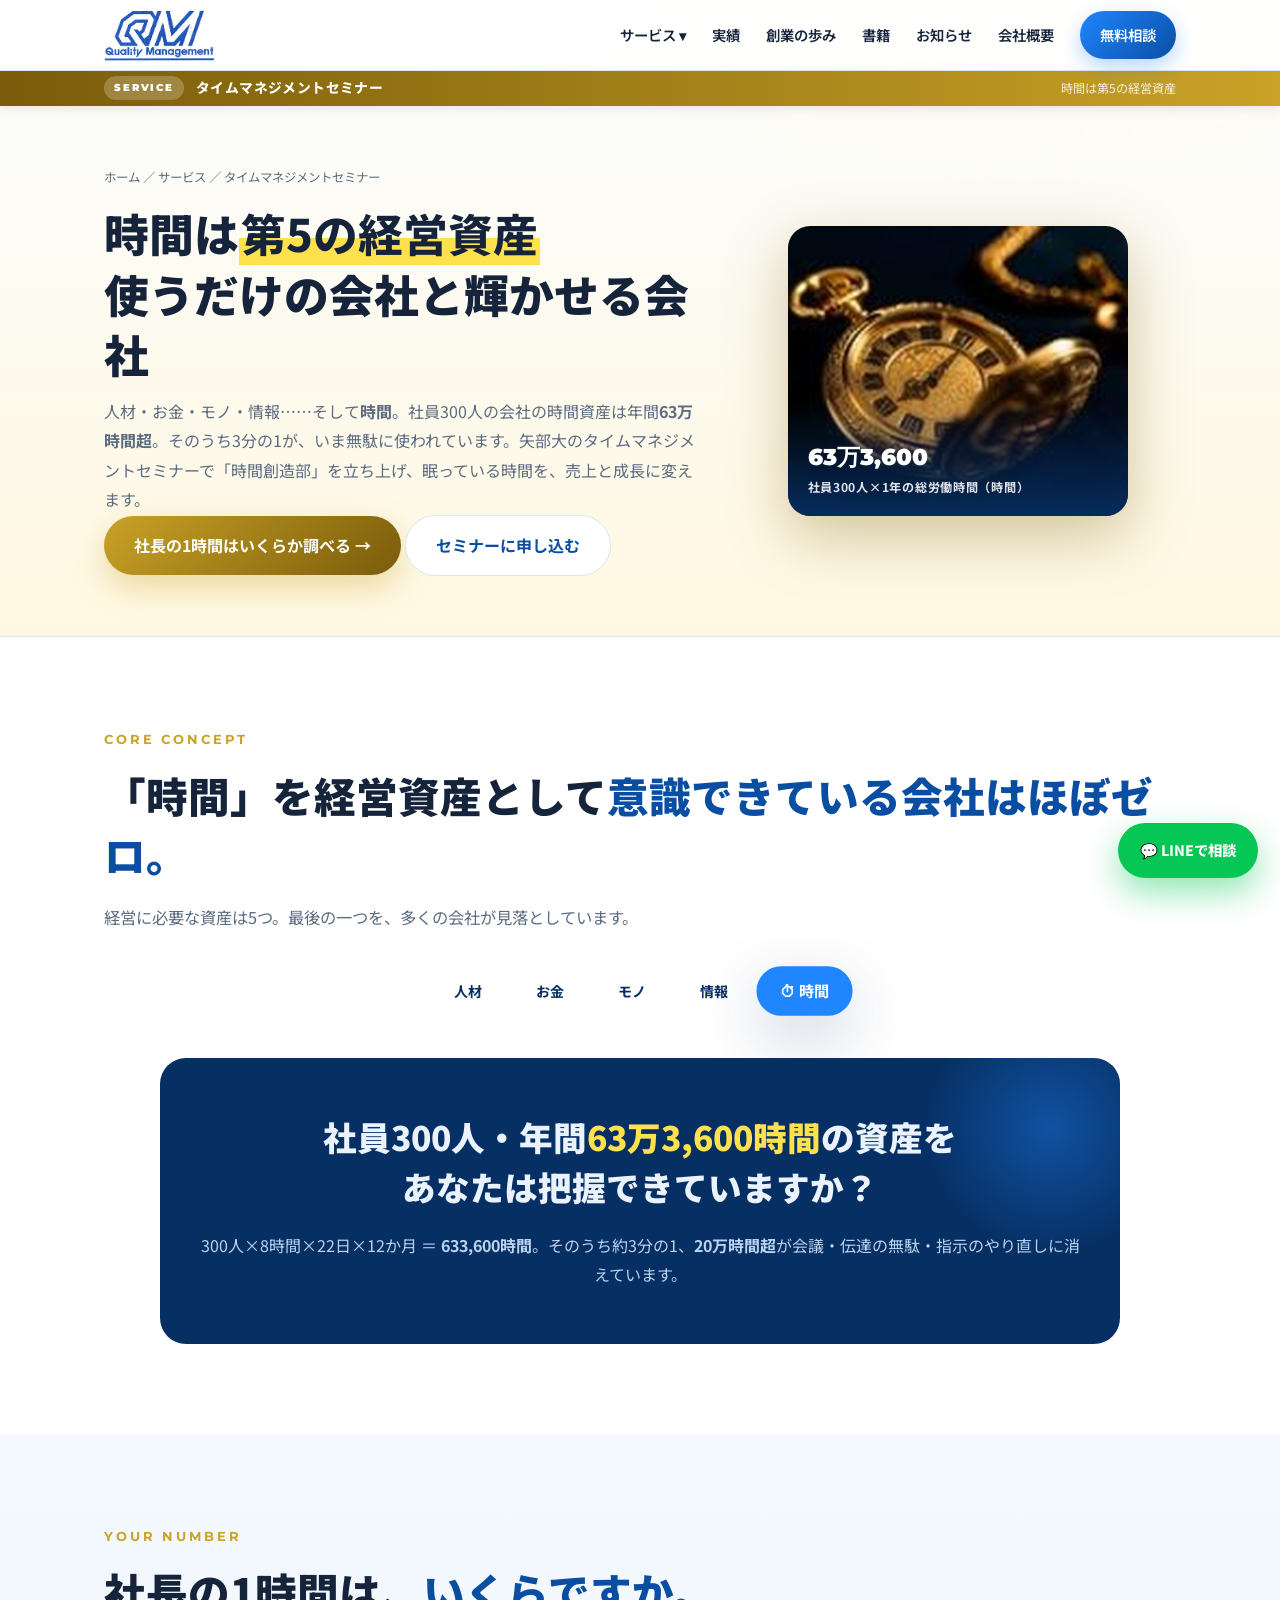
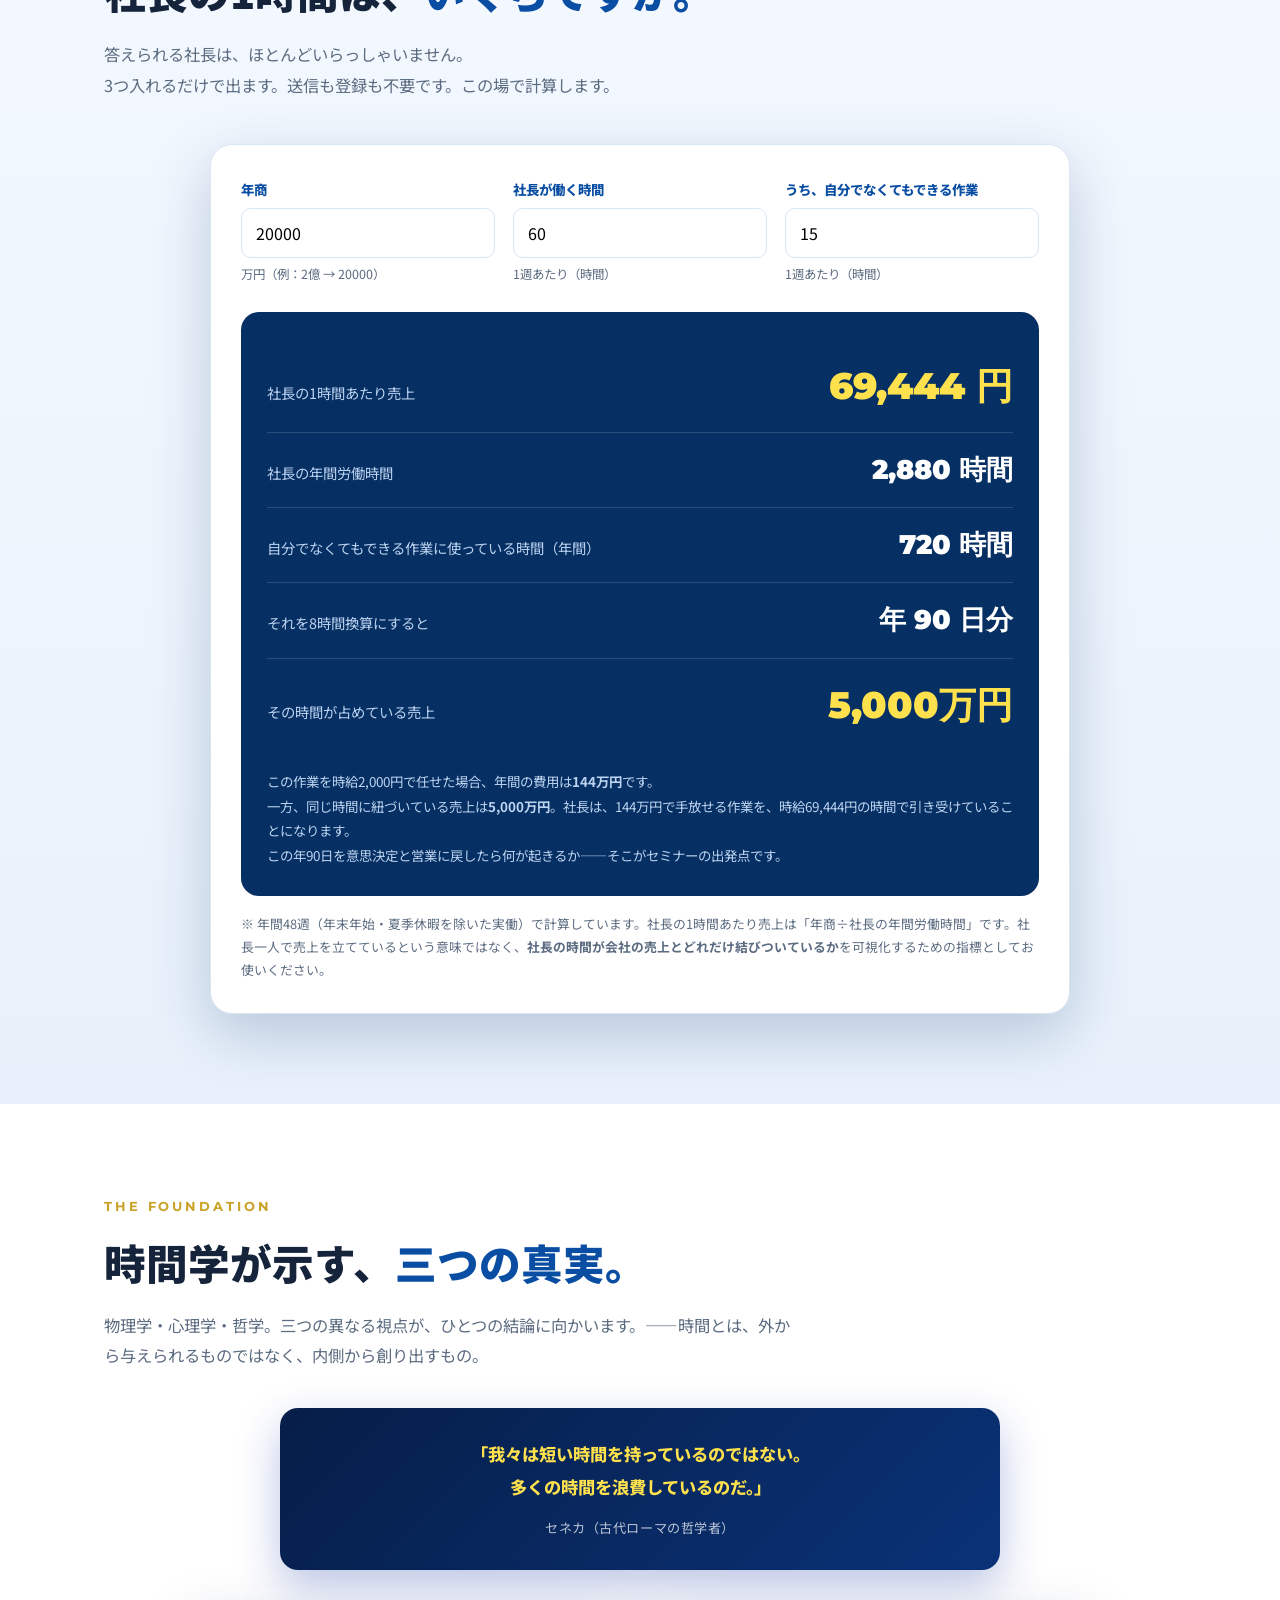
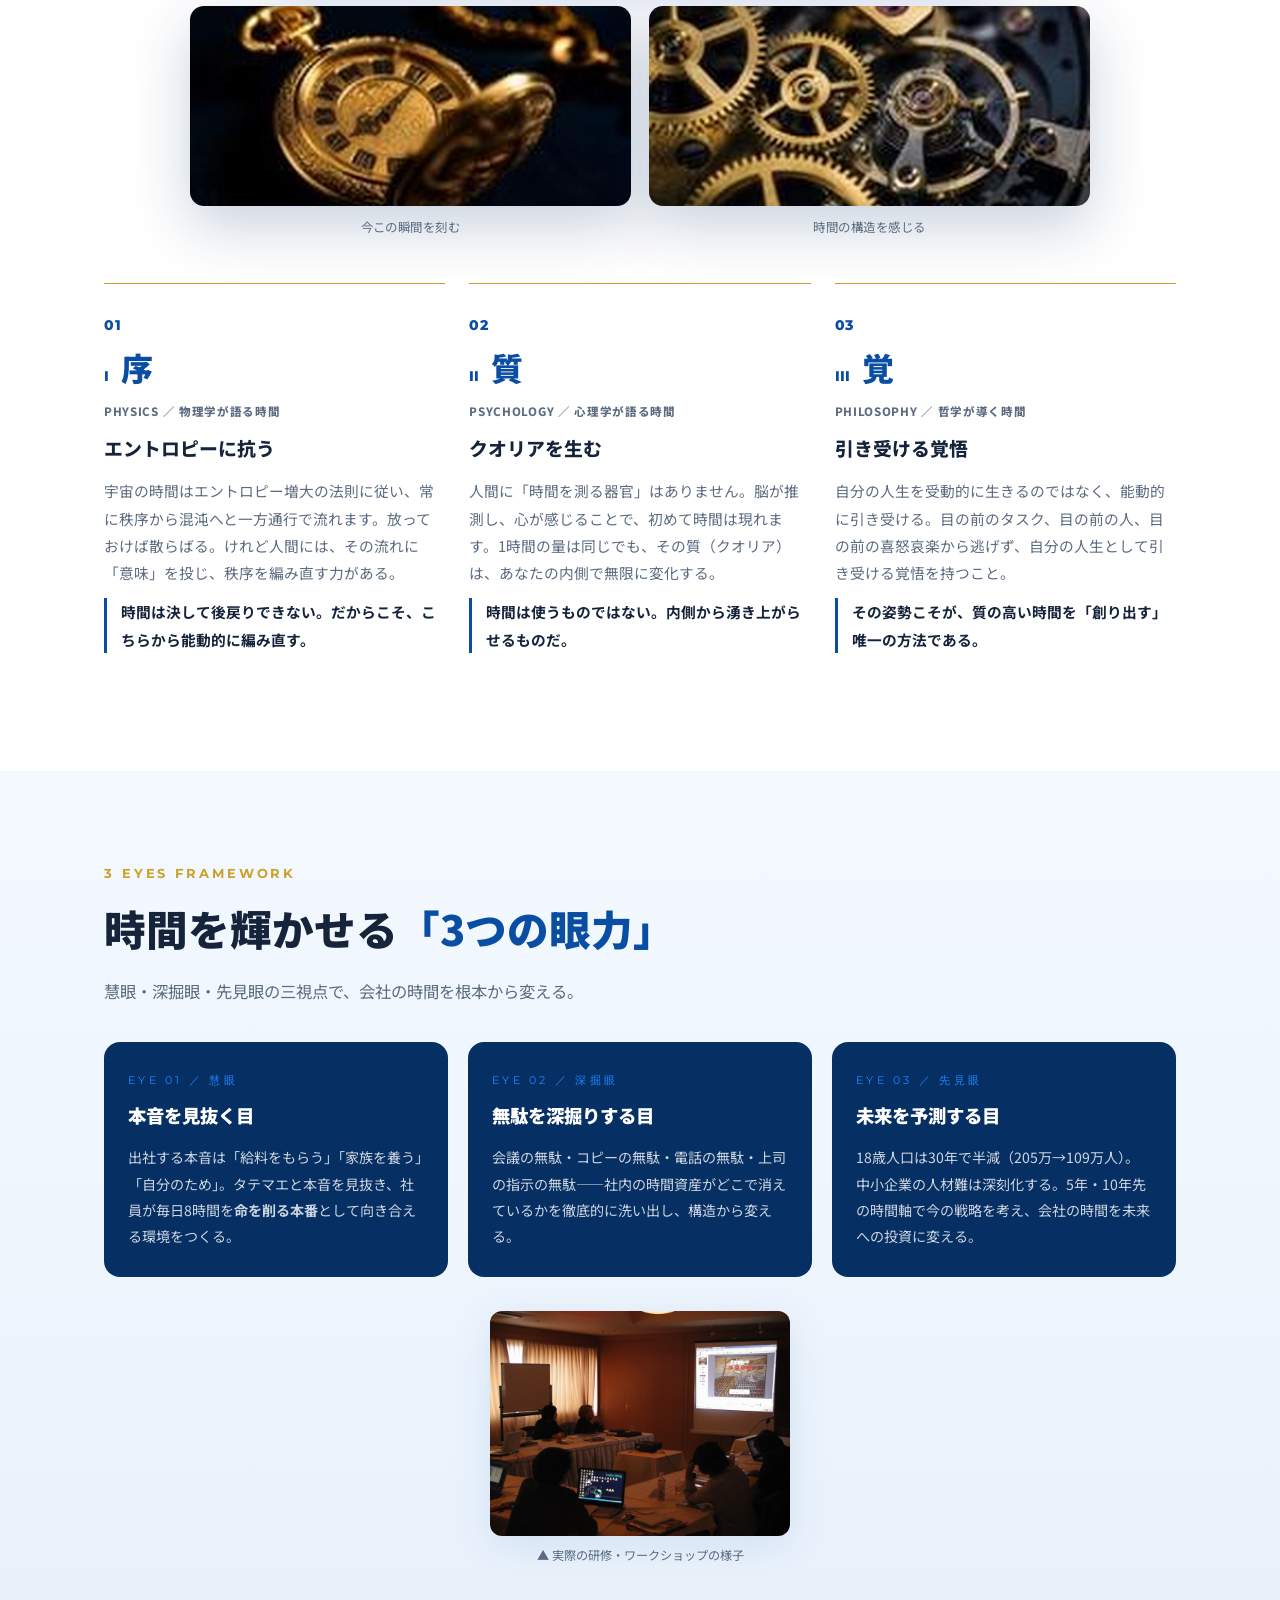
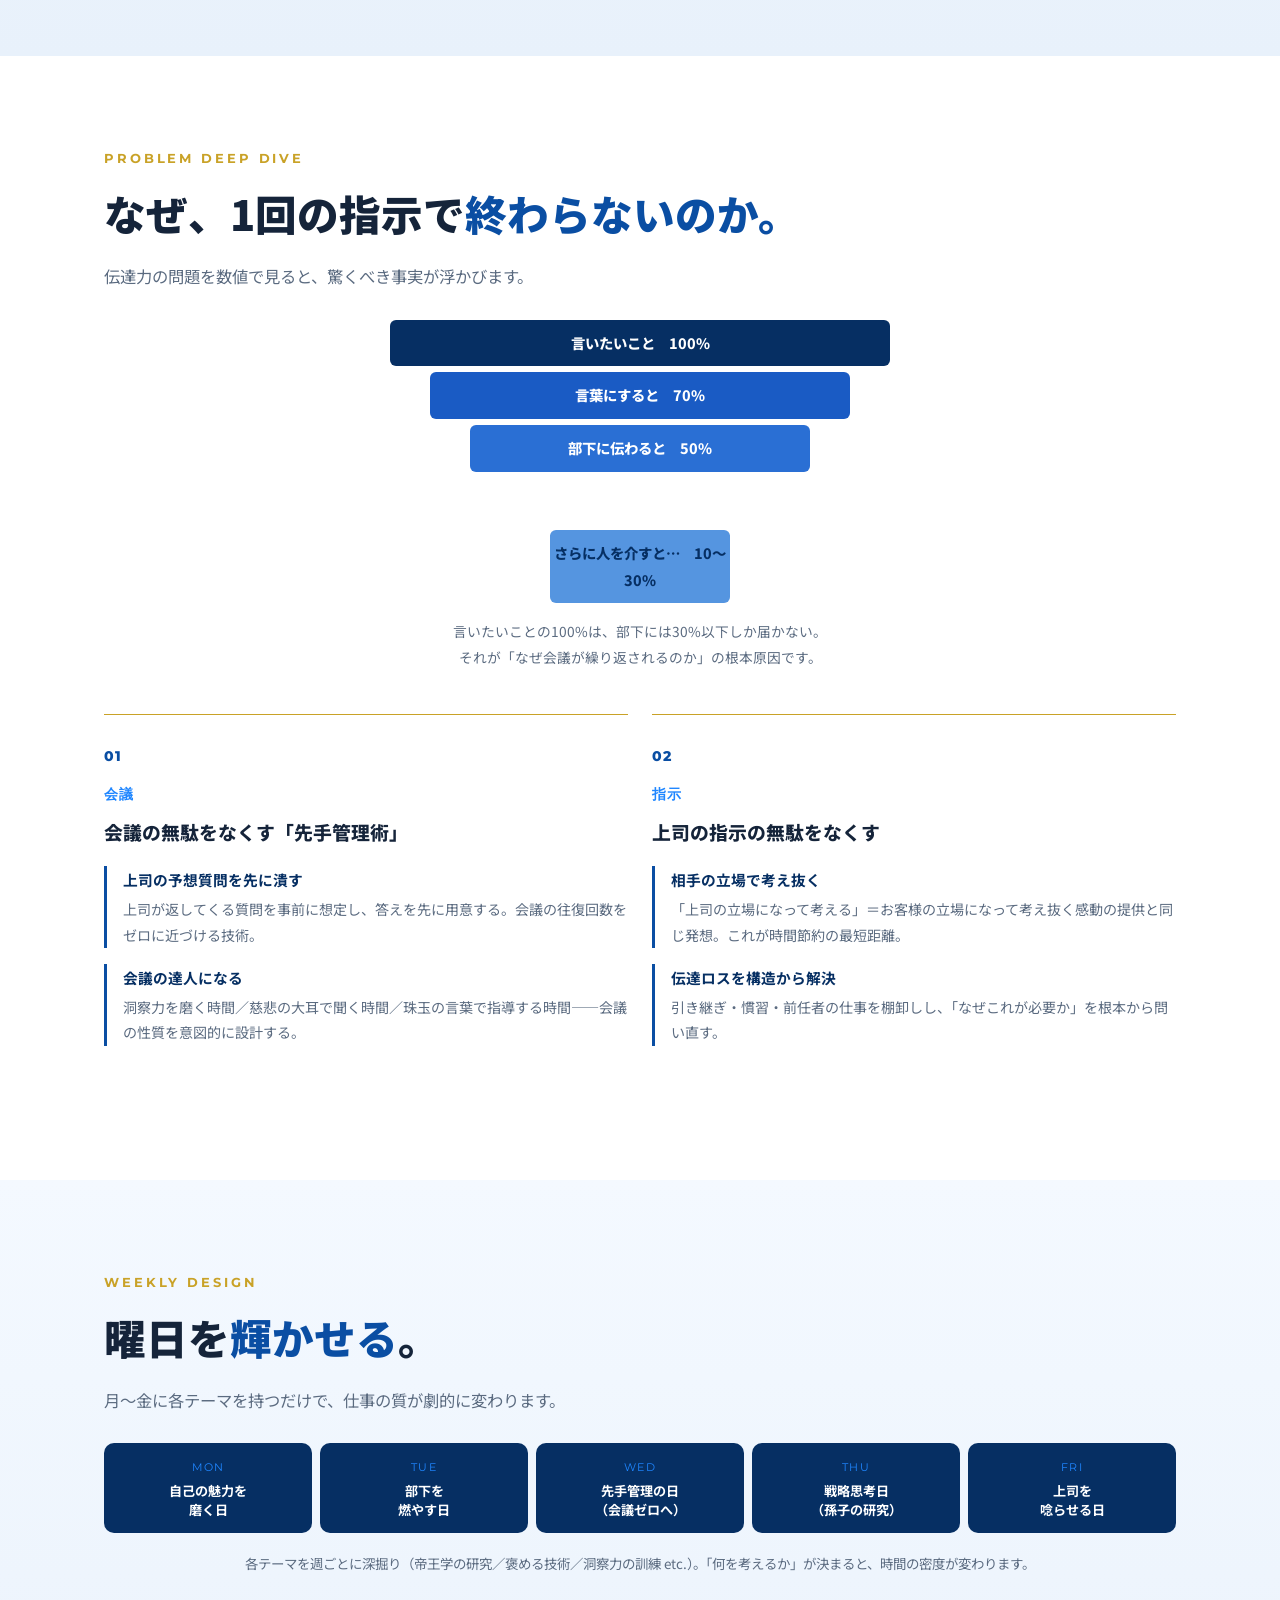
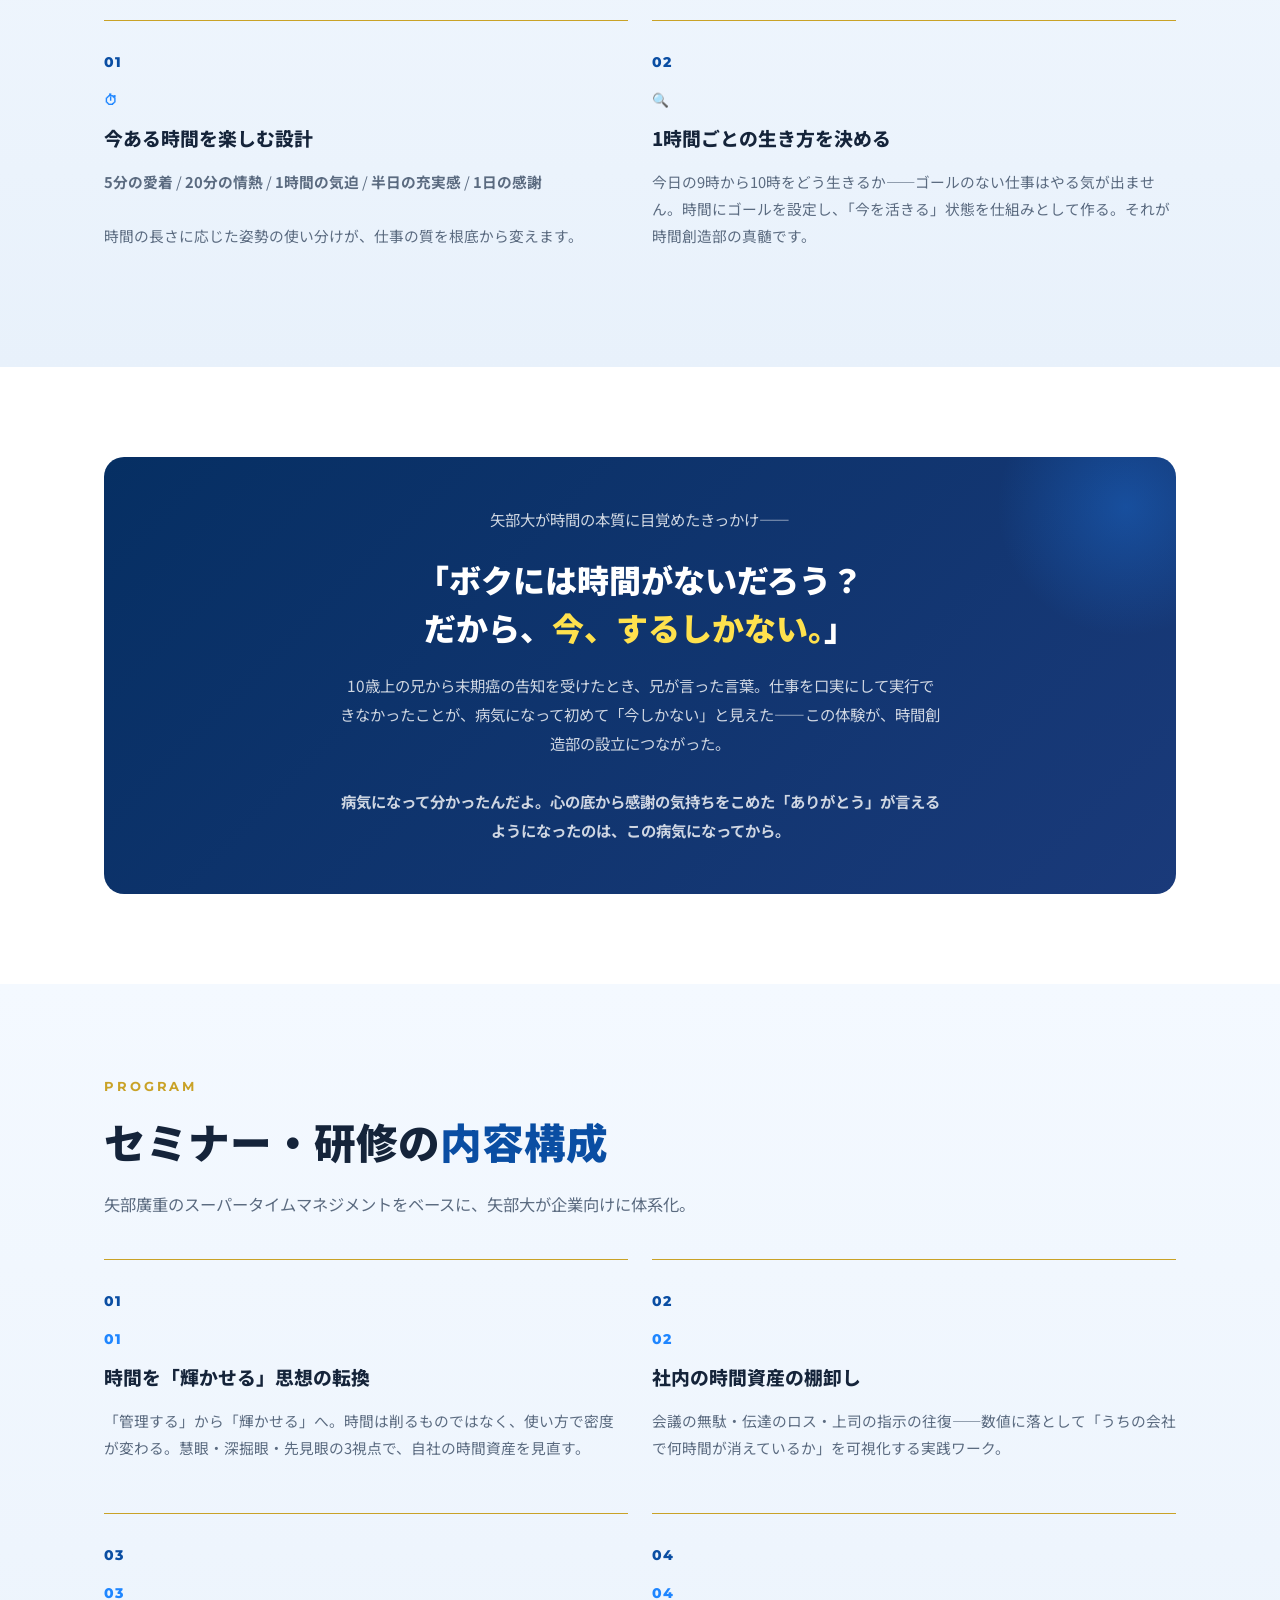
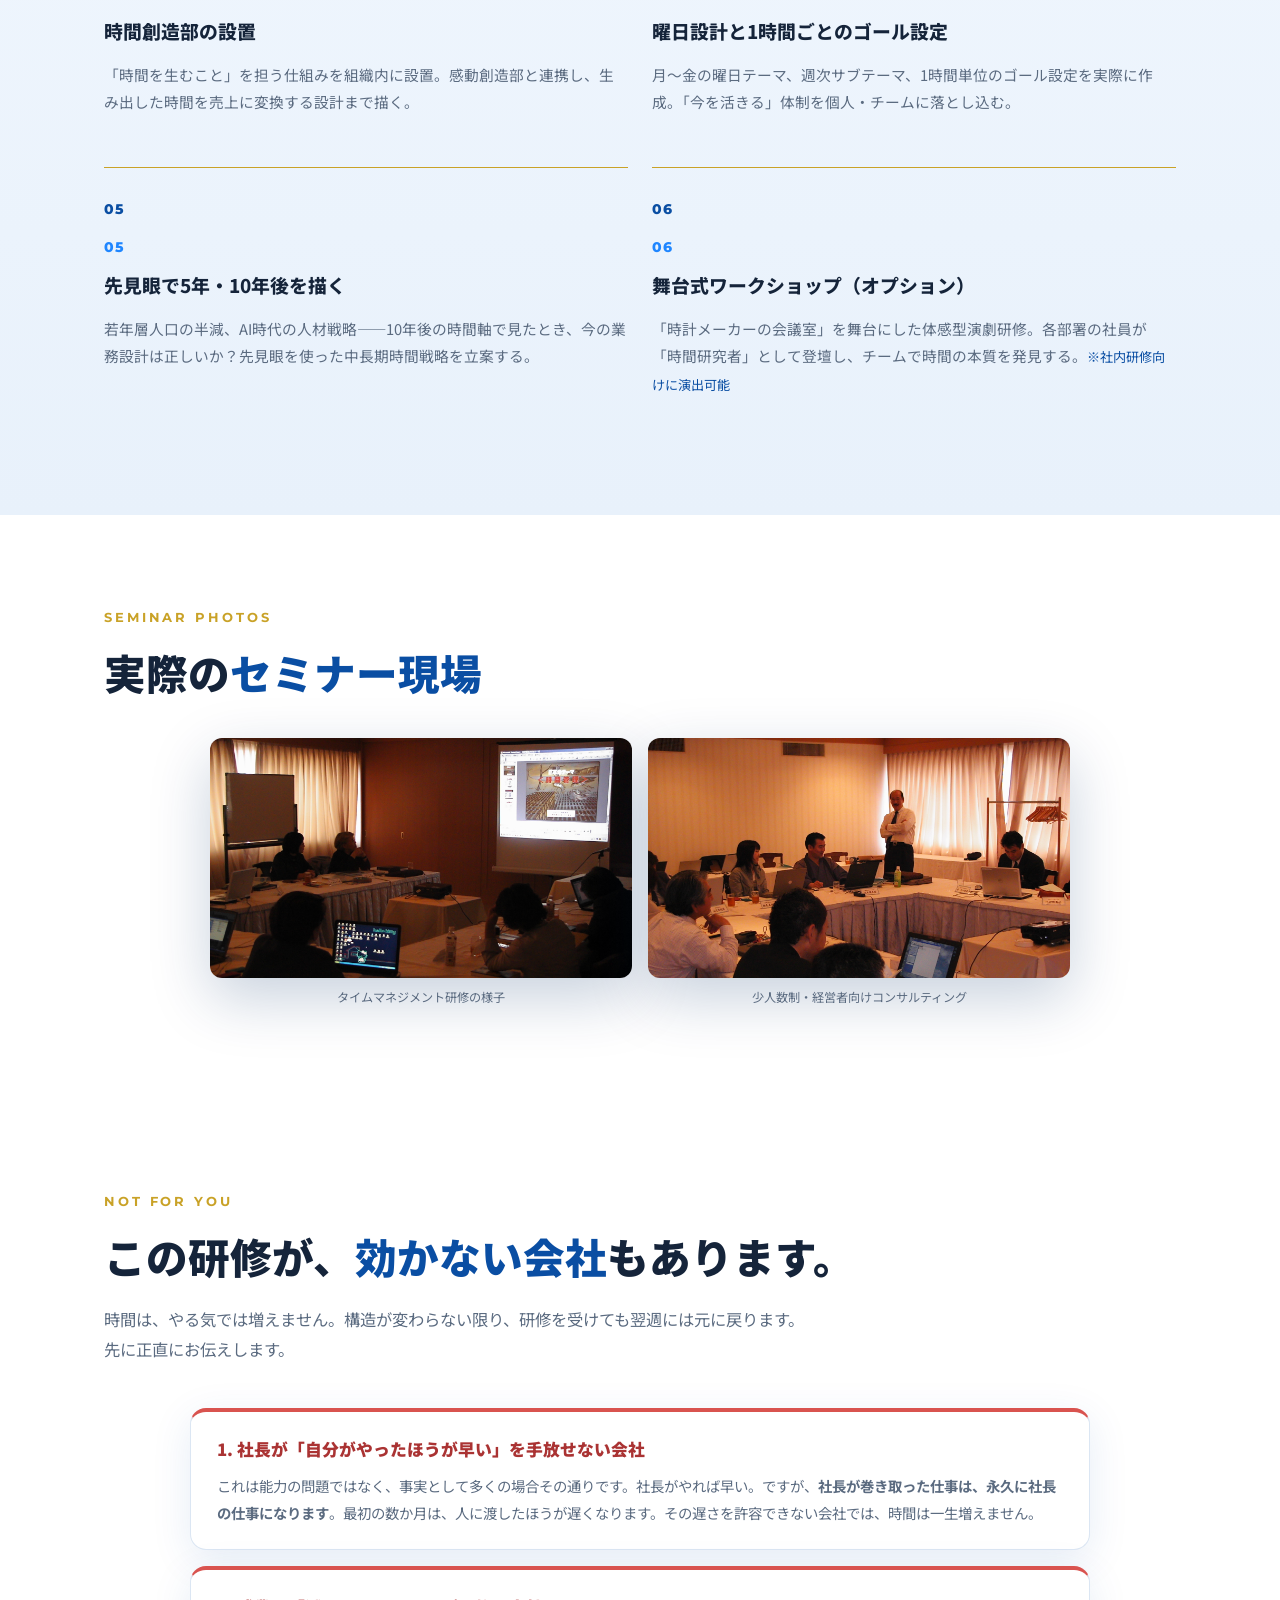
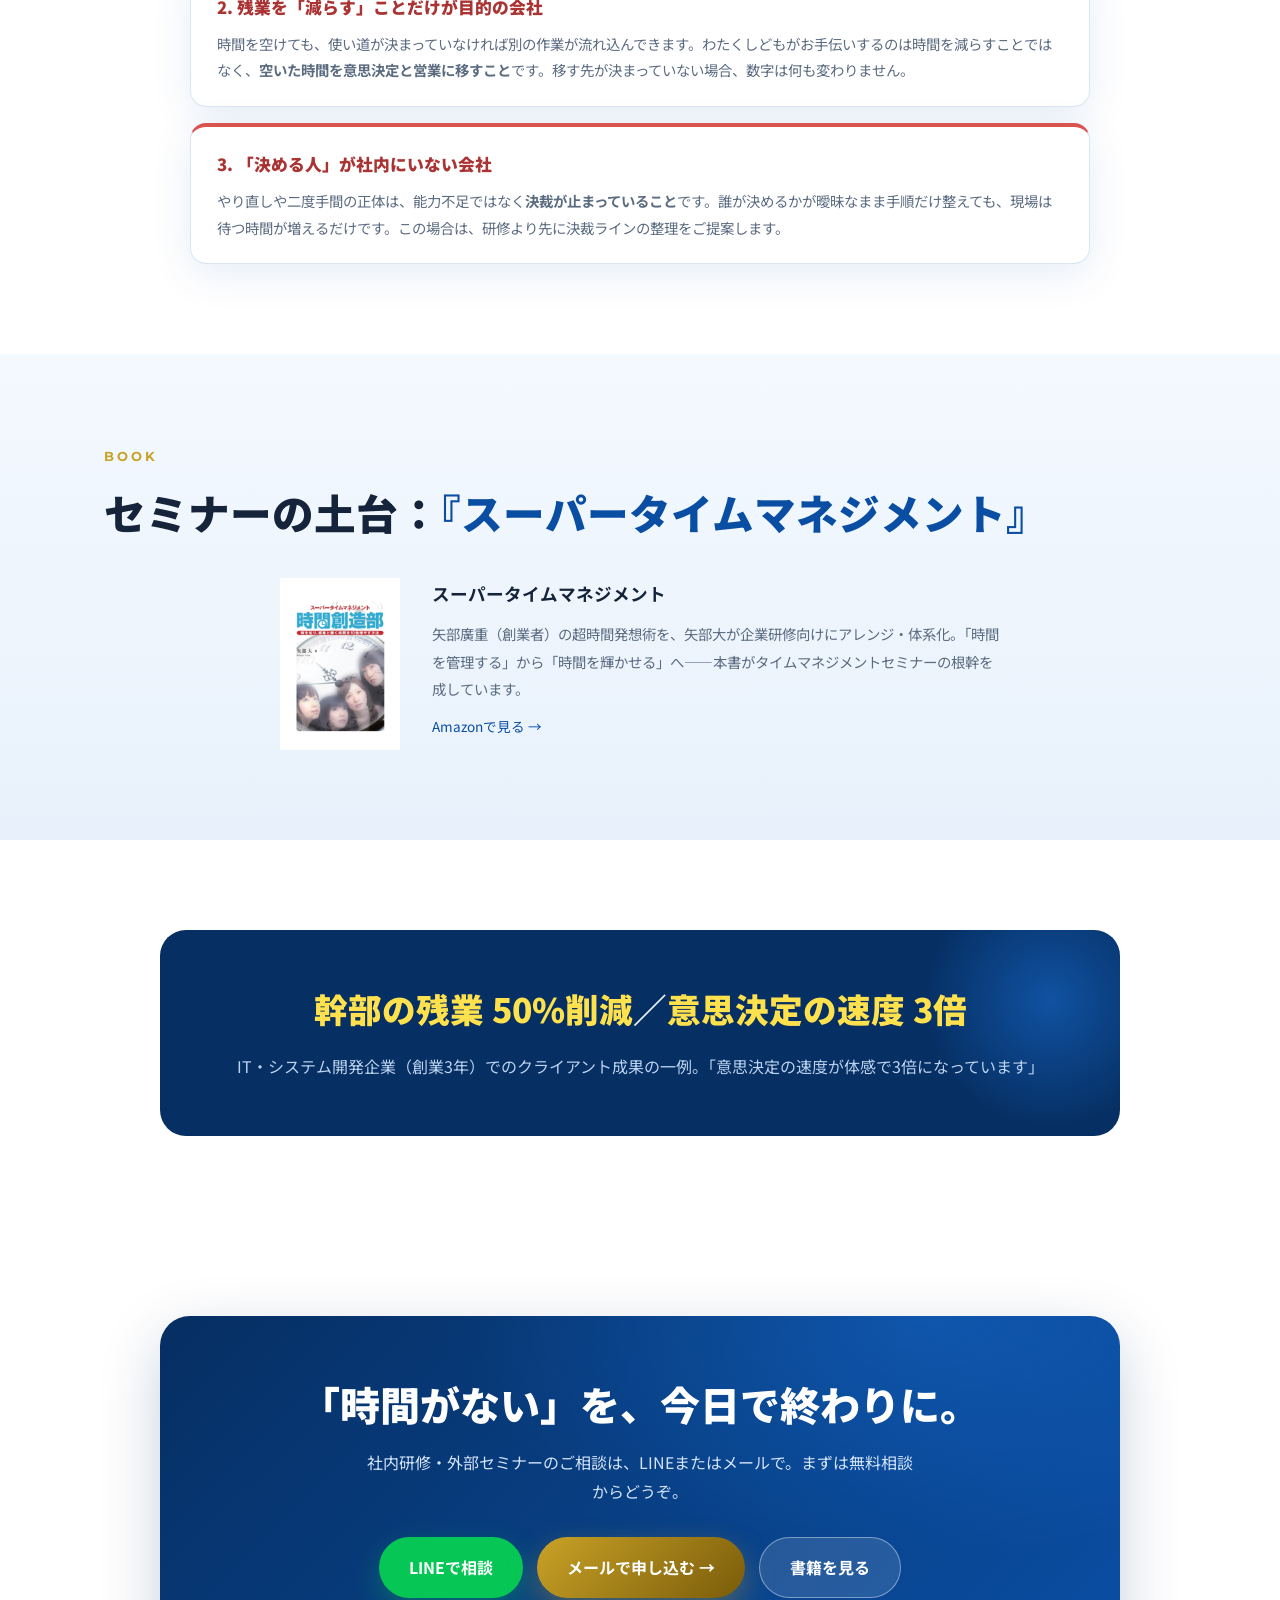
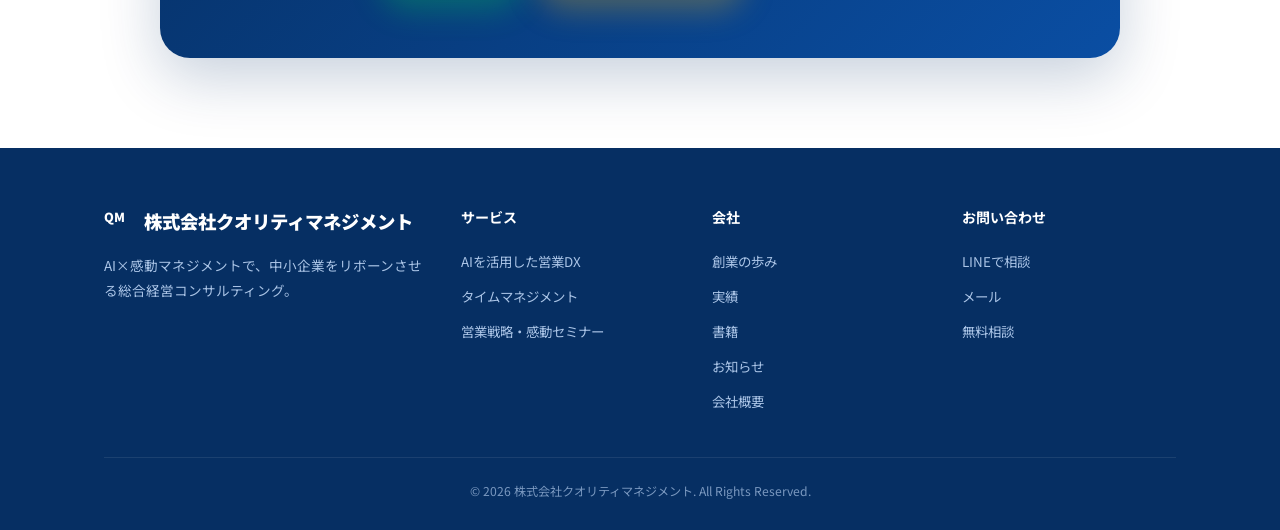
<file: seminar-time.html>
<!DOCTYPE html>
<html lang="ja">
<head>
<meta charset="UTF-8">
<!-- Google tag (gtag.js) -->
<script async src="https://www.googletagmanager.com/gtag/js?id=G-LE3FV124PM"></script>
<script>
  window.dataLayer = window.dataLayer || [];
  function gtag(){dataLayer.push(arguments);}
  gtag("js", new Date());
  gtag("config", "G-LE3FV124PM");
</script>
<meta name="viewport" content="width=device-width, initial-scale=1.0">
<title>タイムマネジメントセミナー｜時間は第5の経営資産｜株式会社クオリティマネジメント</title>
<meta name="description" content="時間は第5の経営資産。会議・伝達・上司の指示の無駄を「3つの眼力」で見抜き、時間を輝かせる組織へ。書籍『スーパータイムマネジメント』著者・矢部大による時間創造部セミナー。">
<link rel="canonical" href="https://qmw.co.jp/seminar-time.html">
<meta property="og:type" content="website">
<meta property="og:title" content="タイムマネジメントセミナー｜時間は第5の経営資産｜株式会社クオリティマネジメント">
<meta property="og:description" content="時間は第5の経営資産。会議・伝達・上司の指示の無駄を「3つの眼力」で見抜き、時間を輝かせる組織へ。書籍『スーパータイムマネジメント』著者・矢部大による時間創造部セミナー。">
<meta property="og:url" content="https://qmw.co.jp/seminar-time.html">
<meta property="og:site_name" content="株式会社クオリティマネジメント">
<meta property="og:locale" content="ja_JP">
<meta name="twitter:card" content="summary">
<script type="application/ld+json">
{"@context":"https://schema.org","@graph":[{"@type":"WebPage","@id":"https://qmw.co.jp/seminar-time.html#webpage","url":"https://qmw.co.jp/seminar-time.html","name":"タイムマネジメントセミナー｜時間は第5の経営資産｜株式会社クオリティマネジメント","inLanguage":"ja","isPartOf":{"@type":"WebSite","@id":"https://qmw.co.jp/#website"},"about":{"@type":"Organization","@id":"https://qmw.co.jp/#organization"}},{"@type":"BreadcrumbList","itemListElement":[{"@type":"ListItem","position":1,"name":"ホーム","item":"https://qmw.co.jp/"},{"@type":"ListItem","position":2,"name":"タイムマネジメントセミナー"}]}]}
</script>
<link rel="preconnect" href="https://fonts.googleapis.com"><link rel="preconnect" href="https://fonts.gstatic.com" crossorigin>
<link href="https://fonts.googleapis.com/css2?family=Noto+Sans+JP:wght@400;500;700;900&family=Montserrat:wght@600;700;800&family=Yomogi&display=swap" rel="stylesheet">
<link rel="stylesheet" href="assets/style.css">
<style>
.eye-grid{display:grid;grid-template-columns:repeat(3,1fr);gap:20px;margin-top:36px}
@media(max-width:760px){.eye-grid{grid-template-columns:1fr}}
.clock-pair{display:grid;grid-template-columns:1fr 1fr;gap:18px;max-width:900px;margin:36px auto 0}
@media(max-width:600px){.clock-pair{grid-template-columns:1fr}}
.eye-card{background:var(--blue-deep);color:#fff;border-radius:16px;padding:28px 24px;text-align:left}
.eye-card .eye-label{font-family:'Montserrat',sans-serif;font-size:.68rem;letter-spacing:.3em;color:var(--blue-bright);margin-bottom:8px}
.eye-card h3{font-size:1.15rem;font-weight:900;margin-bottom:12px;color:#fff}
.eye-card p{font-size:.88rem;line-height:1.85;color:rgba(255,255,255,.8)}
.asset-row{display:flex;gap:10px;flex-wrap:wrap;justify-content:center;margin-top:36px}
.asset-item{background:#fff;border:2px solid var(--blue-light);border-radius:50px;padding:10px 22px;font-size:.88rem;font-weight:700;color:var(--blue-deep)}
.asset-item.highlight{background:var(--blue-bright);color:#fff;border-color:var(--blue-bright);transform:scale(1.08);box-shadow:var(--shadow-strong)}
.loss-row{display:grid;grid-template-columns:1fr auto 1fr;gap:12px;align-items:center;max-width:700px;margin:30px auto 0}
.loss-box{background:var(--bg-sky);border-radius:12px;padding:20px;text-align:center}
.loss-box .pct{font-family:'Montserrat',sans-serif;font-size:2rem;font-weight:800;color:var(--blue-deep)}
.loss-box p{font-size:.82rem;color:var(--gray);margin-top:4px}
.loss-arrow{font-size:1.5rem;color:var(--blue);text-align:center}
.story-box{background:linear-gradient(135deg,var(--blue-deep),#1a3a7a);color:#fff;border-radius:20px;padding:48px;text-align:center;position:relative;overflow:hidden}
.story-box::before{content:'';position:absolute;right:-80px;top:-80px;width:260px;height:260px;border-radius:50%;background:radial-gradient(circle,rgba(31,134,255,.3),transparent 70%)}
.story-box .quote{font-size:clamp(1.4rem,3vw,2rem);font-weight:900;line-height:1.5;margin:20px 0;position:relative;z-index:1}
.story-box .quote span{color:#ffe14d}
.story-box p{color:rgba(255,255,255,.8);font-size:.96rem;line-height:1.9;position:relative;z-index:1}
.weekday-grid{display:grid;grid-template-columns:repeat(5,1fr);gap:8px;margin-top:28px}
@media(max-width:760px){.weekday-grid{grid-template-columns:repeat(2,1fr) 1fr;gap:8px}}
.weekday-item{background:var(--blue-deep);color:#fff;border-radius:10px;padding:14px 10px;text-align:center}
.weekday-item .day{font-family:'Montserrat',sans-serif;font-size:.68rem;letter-spacing:.1em;color:var(--blue-bright);margin-bottom:5px}
.weekday-item .theme{font-size:.82rem;font-weight:700;line-height:1.4}
.trans-funnel{display:flex;flex-direction:column;align-items:center;gap:6px;max-width:500px;margin:28px auto 0}
.trans-bar{text-align:center;border-radius:6px;padding:10px 0;color:#fff;font-weight:800;font-size:.9rem}
.stage-block{border-left:3px solid var(--blue);padding-left:16px;margin:16px 0}
.stage-block h4{font-weight:700;font-size:.92rem;color:var(--blue-deep);margin-bottom:4px}
.stage-block p{font-size:.88rem;color:var(--gray);line-height:1.8}
</style>
</head>
<body data-svc="time">

<header>
  <div class="wrap nav">
    <a href="index.html" class="logo"><img src="assets/qm-logo.jpg" alt="株式会社クオリティマネジメント" class="logo-img"></a>
    <nav class="nav-menu" id="navMenu">
      <div class="has-drop"><span>サービス ▾</span><div class="drop">
        <a href="index.html#ai" data-svc="ai">AI×感動工房<small>メイン商材／感動のAI仕組み化</small></a>
        <a href="seminar-sales.html" data-svc="sales">感動創造部セミナー<small>お客様の喜びを100倍</small></a>
        <a href="seminar-time.html" data-svc="time">タイムマネジメントセミナー<small>時間を創造する経営</small></a>
        <a href="index.html#works" data-svc="works">業務内容・請負相談<small>イベント・舞台関係も相談可</small></a>
      </div></div>
      <a href="results.html">実績</a><a href="story.html">創業の歩み</a><a href="books.html">書籍</a><a href="blog.html">お知らせ</a><a href="company.html">会社概要</a>
      <a href="index.html#contact" class="nav-cta">無料相談</a>
    </nav>
    <button class="menu-btn" id="menuBtn" aria-label="メニュー">☰</button>
  </div>
</header>
<div class="svc-bar"><div class="wrap"><span class="tag">SERVICE</span><span class="name">タイムマネジメントセミナー</span><span class="sub">時間は第5の経営資産</span></div></div>

<!-- ヒーロー -->
<section class="page-hero theme-gold">
  <div class="wrap">
    <div class="page-hero-grid">
      <div>
        <div class="breadcrumb"><a href="index.html">ホーム</a> ／ サービス ／ タイムマネジメントセミナー</div>
        <h1>時間は<span class="marker">第5の経営資産</span><br>使うだけの会社と輝かせる会社</h1>
        <p>人材・お金・モノ・情報……そして<strong>時間</strong>。社員300人の会社の時間資産は年間<strong>63万時間超</strong>。そのうち3分の1が、いま無駄に使われています。矢部大のタイムマネジメントセミナーで「時間創造部」を立ち上げ、眠っている時間を、売上と成長に変えます。</p>
        <div class="hero-btns">
          <a href="#jikyu" class="btn btn-primary">社長の1時間はいくらか調べる →</a>
          <a href="#contact" class="btn btn-ghost">セミナーに申し込む</a>
        </div>
      </div>
      <div class="page-hero-deco">
        <figure class="hero-visual">
          <img src="assets/photos/hero-time.jpg" alt="時を刻む懐中時計" width="760" height="620">
          <figcaption>
            <div class="hv-big">63万3,600</div>
            <div class="hv-label">社員300人×1年の総労働時間（時間）</div>
          </figcaption>
        </figure>
      </div>
    </div>
  </div>
</section>

<!-- 時間は第5の経営資産 -->
<section>
  <div class="wrap center">
    <span class="sec-label">Core Concept</span>
    <h2 class="sec-title reveal">「時間」を経営資産として<span class="hl">意識できている会社はほぼゼロ。</span></h2>
    <p class="sec-lead reveal">経営に必要な資産は5つ。最後の一つを、多くの会社が見落としています。</p>
    <div class="asset-row reveal">
      <div class="asset-item">人材</div>
      <div class="asset-item">お金</div>
      <div class="asset-item">モノ</div>
      <div class="asset-item">情報</div>
      <div class="asset-item highlight">⏱ 時間</div>
    </div>
    <div class="diff reveal" style="margin-top:44px">
      <div class="x">社員300人・年間<span class="o">63万3,600時間</span>の資産を<br>あなたは把握できていますか？</div>
      <p>300人×8時間×22日×12か月 ＝ <strong>633,600時間</strong>。そのうち約3分の1、<strong>20万時間超</strong>が会議・伝達の無駄・指示のやり直しに消えています。</p>
    </div>
  </div>
</section>

<!-- 社長の時間単価 -->
<section class="bg-sky" id="jikyu">
  <div class="wrap center">
    <span class="sec-label">Your Number</span>
    <h2 class="sec-title reveal">社長の1時間は、<span class="hl">いくらですか。</span></h2>
    <p class="sec-lead reveal">答えられる社長は、ほとんどいらっしゃいません。<br>3つ入れるだけで出ます。送信も登録も不要です。この場で計算します。</p>

    <div class="calc reveal">
      <div class="calc-fields">
        <div>
          <label for="cNet">年商</label>
          <input type="number" id="cNet" value="20000" min="0" step="1000" inputmode="numeric">
          <div class="unit">万円（例：2億 → 20000）</div>
        </div>
        <div>
          <label for="cHours">社長が働く時間</label>
          <input type="number" id="cHours" value="60" min="1" max="120" step="1" inputmode="numeric">
          <div class="unit">1週あたり（時間）</div>
        </div>
        <div>
          <label for="cWaste">うち、自分でなくてもできる作業</label>
          <input type="number" id="cWaste" value="15" min="0" max="120" step="1" inputmode="numeric">
          <div class="unit">1週あたり（時間）</div>
        </div>
      </div>

      <div class="calc-out" id="calcOut" role="status" aria-live="polite"></div>

      <p style="font-size:.8rem;color:var(--gray);margin-top:16px;line-height:1.8">※ 年間48週（年末年始・夏季休暇を除いた実働）で計算しています。社長の1時間あたり売上は「年商÷社長の年間労働時間」です。社長一人で売上を立てているという意味ではなく、<strong>社長の時間が会社の売上とどれだけ結びついているか</strong>を可視化するための指標としてお使いください。</p>
    </div>
  </div>
</section>

<!-- 時間学：三つの土台 -->
<section id="jikangaku">
  <div class="wrap center">
    <span class="sec-label">The Foundation</span>
    <h2 class="sec-title reveal">時間学が示す、<span class="hl">三つの真実。</span></h2>
    <p class="sec-lead reveal">物理学・心理学・哲学。三つの異なる視点が、ひとつの結論に向かいます。——時間とは、外から与えられるものではなく、内側から創り出すもの。</p>

    <div class="reveal" style="max-width:720px;margin:38px auto 0;background:linear-gradient(135deg,#061e48,#0a3278);border-radius:18px;padding:30px 32px;box-shadow:0 16px 44px rgba(10,46,163,.28)">
      <p style="color:#ffe14d;font-size:1.08rem;font-weight:800;line-height:1.9;margin-bottom:12px">「我々は短い時間を持っているのではない。<br>多くの時間を浪費しているのだ。」</p>
      <p style="color:rgba(255,255,255,.72);font-size:.82rem;letter-spacing:.04em">セネカ（古代ローマの哲学者）</p>
    </div>

    <div class="clock-pair reveal">
      <figure style="margin:0">
        <img src="assets/photos/clock-pocket.jpg" alt="時を刻む懐中時計" style="width:100%;height:200px;object-fit:cover;border-radius:14px;box-shadow:var(--shadow-strong);display:block">
        <figcaption style="font-size:.78rem;color:var(--gray);margin-top:10px;letter-spacing:.04em">今この瞬間を刻む</figcaption>
      </figure>
      <figure style="margin:0">
        <img src="assets/photos/clock-gears.jpg" alt="機械式時計の歯車機構" style="width:100%;height:200px;object-fit:cover;border-radius:14px;box-shadow:var(--shadow-strong);display:block">
        <figcaption style="font-size:.78rem;color:var(--gray);margin-top:10px;letter-spacing:.04em">時間の構造を感じる</figcaption>
      </figure>
    </div>

    <div class="grid-3" style="margin-top:44px;text-align:left">
      <div class="card reveal">
        <div style="display:flex;align-items:baseline;gap:12px;margin-bottom:12px">
          <span style="font-family:'Montserrat',sans-serif;font-weight:800;font-size:.9rem;color:var(--blue)">I</span>
          <span style="font-size:2rem;font-weight:900;color:var(--blue);line-height:1">序</span>
        </div>
        <div style="font-size:.72rem;font-weight:800;color:var(--gray);letter-spacing:.06em;margin-bottom:6px">PHYSICS ／ 物理学が語る時間</div>
        <h3>エントロピーに抗う</h3>
        <p>宇宙の時間はエントロピー増大の法則に従い、常に秩序から混沌へと一方通行で流れます。放っておけば散らばる。けれど人間には、その流れに「意味」を投じ、秩序を編み直す力がある。</p>
        <p style="margin-top:12px;padding-left:14px;border-left:3px solid var(--blue);font-weight:700;color:var(--ink)">時間は決して後戻りできない。だからこそ、こちらから能動的に編み直す。</p>
      </div>
      <div class="card reveal">
        <div style="display:flex;align-items:baseline;gap:12px;margin-bottom:12px">
          <span style="font-family:'Montserrat',sans-serif;font-weight:800;font-size:.9rem;color:var(--blue)">II</span>
          <span style="font-size:2rem;font-weight:900;color:var(--blue);line-height:1">質</span>
        </div>
        <div style="font-size:.72rem;font-weight:800;color:var(--gray);letter-spacing:.06em;margin-bottom:6px">PSYCHOLOGY ／ 心理学が語る時間</div>
        <h3>クオリアを生む</h3>
        <p>人間に「時間を測る器官」はありません。脳が推測し、心が感じることで、初めて時間は現れます。1時間の量は同じでも、その質（クオリア）は、あなたの内側で無限に変化する。</p>
        <p style="margin-top:12px;padding-left:14px;border-left:3px solid var(--blue);font-weight:700;color:var(--ink)">時間は使うものではない。内側から湧き上がらせるものだ。</p>
      </div>
      <div class="card reveal">
        <div style="display:flex;align-items:baseline;gap:12px;margin-bottom:12px">
          <span style="font-family:'Montserrat',sans-serif;font-weight:800;font-size:.9rem;color:var(--blue)">III</span>
          <span style="font-size:2rem;font-weight:900;color:var(--blue);line-height:1">覚</span>
        </div>
        <div style="font-size:.72rem;font-weight:800;color:var(--gray);letter-spacing:.06em;margin-bottom:6px">PHILOSOPHY ／ 哲学が導く時間</div>
        <h3>引き受ける覚悟</h3>
        <p>自分の人生を受動的に生きるのではなく、能動的に引き受ける。目の前のタスク、目の前の人、目の前の喜怒哀楽から逃げず、自分の人生として引き受ける覚悟を持つこと。</p>
        <p style="margin-top:12px;padding-left:14px;border-left:3px solid var(--blue);font-weight:700;color:var(--ink)">その姿勢こそが、質の高い時間を「創り出す」唯一の方法である。</p>
      </div>
    </div>
  </div>
</section>

<!-- 3つの眼力 -->
<section class="bg-sky" id="program">
  <div class="wrap center">
    <span class="sec-label">3 Eyes Framework</span>
    <h2 class="sec-title reveal">時間を輝かせる<span class="hl">「3つの眼力」</span></h2>
    <p class="sec-lead reveal">慧眼・深掘眼・先見眼の三視点で、会社の時間を根本から変える。</p>
    <div class="eye-grid">
      <div class="eye-card reveal">
        <div class="eye-label">EYE 01 ／ 慧眼</div>
        <h3>本音を見抜く目</h3>
        <p>出社する本音は「給料をもらう」「家族を養う」「自分のため」。タテマエと本音を見抜き、社員が毎日8時間を<strong>命を削る本番</strong>として向き合える環境をつくる。</p>
      </div>
      <div class="eye-card reveal">
        <div class="eye-label">EYE 02 ／ 深掘眼</div>
        <h3>無駄を深掘りする目</h3>
        <p>会議の無駄・コピーの無駄・電話の無駄・上司の指示の無駄――社内の時間資産がどこで消えているかを徹底的に洗い出し、構造から変える。</p>
      </div>
      <div class="eye-card reveal">
        <div class="eye-label">EYE 03 ／ 先見眼</div>
        <h3>未来を予測する目</h3>
        <p>18歳人口は30年で半減（205万→109万人）。中小企業の人材難は深刻化する。5年・10年先の時間軸で今の戦略を考え、会社の時間を未来への投資に変える。</p>
      </div>
    </div>
    <figure class="reveal" style="margin:34px auto 0;max-width:300px">
      <img src="assets/photos/seminar-room.jpg" alt="タイムマネジメント研修の様子" style="width:100%;height:auto;border-radius:12px;box-shadow:var(--shadow);display:block">
      <figcaption style="font-size:.76rem;color:var(--gray);margin-top:8px">▲ 実際の研修・ワークショップの様子</figcaption>
    </figure>
  </div>
</section>

<!-- 会議・伝達の無駄 -->
<section>
  <div class="wrap center">
    <span class="sec-label">Problem Deep Dive</span>
    <h2 class="sec-title reveal">なぜ、1回の指示で<span class="hl">終わらないのか。</span></h2>
    <p class="sec-lead reveal">伝達力の問題を数値で見ると、驚くべき事実が浮かびます。</p>
    <div class="trans-funnel reveal">
      <div class="trans-bar" style="width:100%;background:var(--blue-deep)">言いたいこと　100%</div>
      <div class="trans-bar" style="width:84%;background:#1a5bc4">言葉にすると　70%</div>
      <div class="trans-bar" style="width:68%;background:#2a6fd4">部下に伝わると　50%</div>
      <div class="trans-bar" style="width:52%;background:var(--blue-light)">部下が納得すると　30%</div>
      <div class="trans-bar" style="width:36%;background:#5595e0;color:var(--blue-deep)">さらに人を介すと…　10〜30%</div>
    </div>
    <p style="color:var(--gray);font-size:.86rem;margin-top:16px;text-align:center">言いたいことの100%は、部下には30%以下しか届かない。<br>それが「なぜ会議が繰り返されるのか」の根本原因です。</p>

    <div class="grid-2" style="margin-top:44px;text-align:left">
      <div class="card reveal">
        <div class="num">会議</div>
        <h3>会議の無駄をなくす「先手管理術」</h3>
        <div class="stage-block"><h4>上司の予想質問を先に潰す</h4><p>上司が返してくる質問を事前に想定し、答えを先に用意する。会議の往復回数をゼロに近づける技術。</p></div>
        <div class="stage-block"><h4>会議の達人になる</h4><p>洞察力を磨く時間／慈悲の大耳で聞く時間／珠玉の言葉で指導する時間——会議の性質を意図的に設計する。</p></div>
      </div>
      <div class="card reveal">
        <div class="num">指示</div>
        <h3>上司の指示の無駄をなくす</h3>
        <div class="stage-block"><h4>相手の立場で考え抜く</h4><p>「上司の立場になって考える」＝お客様の立場になって考え抜く感動の提供と同じ発想。これが時間節約の最短距離。</p></div>
        <div class="stage-block"><h4>伝達ロスを構造から解決</h4><p>引き継ぎ・慣習・前任者の仕事を棚卸しし、「なぜこれが必要か」を根本から問い直す。</p></div>
      </div>
    </div>
  </div>
</section>

<!-- 曜日を輝かせる -->
<section class="bg-sky">
  <div class="wrap center">
    <span class="sec-label">Weekly Design</span>
    <h2 class="sec-title reveal">曜日を<span class="hl">輝かせる</span>。</h2>
    <p class="sec-lead reveal">月〜金に各テーマを持つだけで、仕事の質が劇的に変わります。</p>
    <div class="weekday-grid reveal">
      <div class="weekday-item">
        <div class="day">MON</div>
        <div class="theme">自己の魅力を<br>磨く日</div>
      </div>
      <div class="weekday-item">
        <div class="day">TUE</div>
        <div class="theme">部下を<br>燃やす日</div>
      </div>
      <div class="weekday-item">
        <div class="day">WED</div>
        <div class="theme">先手管理の日<br>（会議ゼロへ）</div>
      </div>
      <div class="weekday-item">
        <div class="day">THU</div>
        <div class="theme">戦略思考日<br>（孫子の研究）</div>
      </div>
      <div class="weekday-item">
        <div class="day">FRI</div>
        <div class="theme">上司を<br>唸らせる日</div>
      </div>
    </div>
    <p style="font-size:.84rem;color:var(--gray);margin-top:18px">各テーマを週ごとに深掘り（帝王学の研究／褒める技術／洞察力の訓練 etc.）。「何を考えるか」が決まると、時間の密度が変わります。</p>

    <div class="grid-2" style="margin-top:44px;text-align:left">
      <div class="card reveal">
        <div class="num">⏱</div>
        <h3>今ある時間を楽しむ設計</h3>
        <p><strong>5分の愛着</strong> / <strong>20分の情熱</strong> / <strong>1時間の気迫</strong> / <strong>半日の充実感</strong> / <strong>1日の感謝</strong><br><br>時間の長さに応じた姿勢の使い分けが、仕事の質を根底から変えます。</p>
      </div>
      <div class="card reveal">
        <div class="num">🔍</div>
        <h3>1時間ごとの生き方を決める</h3>
        <p>今日の9時から10時をどう生きるか——ゴールのない仕事はやる気が出ません。時間にゴールを設定し、「今を活きる」状態を仕組みとして作る。それが時間創造部の真髄です。</p>
      </div>
    </div>
  </div>
</section>

<!-- 兄のエピソード -->
<section>
  <div class="wrap">
    <div class="story-box reveal">
      <p>矢部大が時間の本質に目覚めたきっかけ——</p>
      <div class="quote">「ボクには時間がないだろう？<br>だから、<span>今、するしかない。</span>」</div>
      <p style="max-width:600px;margin:0 auto">10歳上の兄から末期癌の告知を受けたとき、兄が言った言葉。仕事を口実にして実行できなかったことが、病気になって初めて「今しかない」と見えた——この体験が、時間創造部の設立につながった。<br><br><strong>病気になって分かったんだよ。心の底から感謝の気持ちをこめた「ありがとう」が言えるようになったのは、この病気になってから。</strong></p>
    </div>
  </div>
</section>

<!-- セミナー内容 -->
<section class="bg-sky">
  <div class="wrap center">
    <span class="sec-label">Program</span>
    <h2 class="sec-title reveal">セミナー・研修の<span class="hl">内容構成</span></h2>
    <p class="sec-lead reveal">矢部廣重のスーパータイムマネジメントをベースに、矢部大が企業向けに体系化。</p>
    <div class="grid-2" style="margin-top:40px;text-align:left">
      <div class="card reveal">
        <div class="num">01</div>
        <h3>時間を「輝かせる」思想の転換</h3>
        <p>「管理する」から「輝かせる」へ。時間は削るものではなく、使い方で密度が変わる。慧眼・深掘眼・先見眼の3視点で、自社の時間資産を見直す。</p>
      </div>
      <div class="card reveal">
        <div class="num">02</div>
        <h3>社内の時間資産の棚卸し</h3>
        <p>会議の無駄・伝達のロス・上司の指示の往復——数値に落として「うちの会社で何時間が消えているか」を可視化する実践ワーク。</p>
      </div>
      <div class="card reveal">
        <div class="num">03</div>
        <h3>時間創造部の設置</h3>
        <p>「時間を生むこと」を担う仕組みを組織内に設置。感動創造部と連携し、生み出した時間を売上に変換する設計まで描く。</p>
      </div>
      <div class="card reveal">
        <div class="num">04</div>
        <h3>曜日設計と1時間ごとのゴール設定</h3>
        <p>月〜金の曜日テーマ、週次サブテーマ、1時間単位のゴール設定を実際に作成。「今を活きる」体制を個人・チームに落とし込む。</p>
      </div>
      <div class="card reveal">
        <div class="num">05</div>
        <h3>先見眼で5年・10年後を描く</h3>
        <p>若年層人口の半減、AI時代の人材戦略——10年後の時間軸で見たとき、今の業務設計は正しいか？先見眼を使った中長期時間戦略を立案する。</p>
      </div>
      <div class="card reveal">
        <div class="num">06</div>
        <h3>舞台式ワークショップ（オプション）</h3>
        <p>「時計メーカーの会議室」を舞台にした体感型演劇研修。各部署の社員が「時間研究者」として登壇し、チームで時間の本質を発見する。<span style="color:var(--blue);font-size:.82rem">※社内研修向けに演出可能</span></p>
      </div>
    </div>
  </div>
</section>

<!-- セミナー実例写真 -->
<section>
  <div class="wrap center">
    <span class="sec-label">Seminar Photos</span>
    <h2 class="sec-title reveal">実際の<span class="hl">セミナー現場</span></h2>
    <div style="display:grid;grid-template-columns:1fr 1fr;gap:16px;max-width:860px;margin:36px auto 0">
      <figure class="reveal" style="margin:0">
        <img src="assets/photos/PIC_0002.JPG" alt="タイムマネジメントセミナー プロジェクター投影中" style="width:100%;height:240px;object-fit:cover;border-radius:12px;box-shadow:var(--shadow-strong);display:block">
        <figcaption style="font-size:.76rem;color:var(--gray);margin-top:8px;text-align:center">タイムマネジメント研修の様子</figcaption>
      </figure>
      <figure class="reveal" style="margin:0">
        <img src="assets/photos/PIC_0008.JPG" alt="少人数コンサルティングの様子" style="width:100%;height:240px;object-fit:cover;border-radius:12px;box-shadow:var(--shadow-strong);display:block">
        <figcaption style="font-size:.76rem;color:var(--gray);margin-top:8px;text-align:center">少人数制・経営者向けコンサルティング</figcaption>
      </figure>
    </div>
  </div>
</section>

<!-- 向かない会社（正直に書く） -->
<section>
  <div class="wrap center">
    <span class="sec-label">Not For You</span>
    <h2 class="sec-title reveal">この研修が、<span class="hl">効かない会社</span>もあります。</h2>
    <p class="sec-lead reveal">時間は、やる気では増えません。構造が変わらない限り、研修を受けても翌週には元に戻ります。<br>先に正直にお伝えします。</p>

    <div class="honest">
      <div class="honest-item reveal">
        <h4>1. 社長が「自分がやったほうが早い」を手放せない会社</h4>
        <p>これは能力の問題ではなく、事実として多くの場合その通りです。社長がやれば早い。ですが、<strong>社長が巻き取った仕事は、永久に社長の仕事になります</strong>。最初の数か月は、人に渡したほうが遅くなります。その遅さを許容できない会社では、時間は一生増えません。</p>
      </div>
      <div class="honest-item reveal">
        <h4>2. 残業を「減らす」ことだけが目的の会社</h4>
        <p>時間を空けても、使い道が決まっていなければ別の作業が流れ込んできます。わたくしどもがお手伝いするのは時間を減らすことではなく、<strong>空いた時間を意思決定と営業に移すこと</strong>です。移す先が決まっていない場合、数字は何も変わりません。</p>
      </div>
      <div class="honest-item reveal">
        <h4>3. 「決める人」が社内にいない会社</h4>
        <p>やり直しや二度手間の正体は、能力不足ではなく<strong>決裁が止まっていること</strong>です。誰が決めるかが曖昧なまま手順だけ整えても、現場は待つ時間が増えるだけです。この場合は、研修より先に決裁ラインの整理をご提案します。</p>
      </div>
    </div>
  </div>
</section>

<!-- 書籍紹介 -->
<section class="bg-sky">
  <div class="wrap center">
    <span class="sec-label">Book</span>
    <h2 class="sec-title reveal">セミナーの土台：<span class="hl">『スーパータイムマネジメント』</span></h2>
    <div style="display:flex;gap:32px;align-items:flex-start;max-width:720px;margin:36px auto 0;text-align:left;flex-wrap:wrap">
      <div class="book-cover reveal" style="min-width:120px;flex:0 0 120px">
        <img src="assets/photos/time.png" alt="スーパータイムマネジメント 表紙" style="width:100%;height:auto">
      </div>
      <div style="flex:1;min-width:220px">
        <h3 style="font-size:1.1rem;margin-bottom:10px">スーパータイムマネジメント</h3>
        <p style="font-size:.9rem;line-height:1.9;color:var(--gray)">矢部廣重（創業者）の超時間発想術を、矢部大が企業研修向けにアレンジ・体系化。「時間を管理する」から「時間を輝かせる」へ——本書がタイムマネジメントセミナーの根幹を成しています。</p>
        <a href="https://www.amazon.co.jp/s?k=矢部大+スーパータイムマネジメント" target="_blank" rel="noopener" style="display:inline-block;margin-top:12px;font-size:.85rem;color:var(--blue)">Amazonで見る →</a>
      </div>
    </div>
  </div>
</section>

<!-- 成果 -->
<section>
  <div class="wrap center">
    <div class="diff reveal">
      <div class="x"><span class="o">幹部の残業 50%削減</span>／<span class="o">意思決定の速度 3倍</span></div>
      <p>IT・システム開発企業（創業3年）でのクライアント成果の一例。「意思決定の速度が体感で3倍になっています」</p>
    </div>
  </div>
</section>

<!-- CTA -->
<section id="contact">
  <div class="wrap">
    <div class="cta reveal">
      <h2>「時間がない」を、今日で終わりに。</h2>
      <p>社内研修・外部セミナーのご相談は、LINEまたはメールで。まずは無料相談からどうぞ。</p>
      <div class="cta-btns">
        <a href="https://line.me/R/ti/p/%40171hzbls" target="_blank" rel="noopener" class="btn btn-line">LINEで相談</a>
        <a href="mailto:yabemasaru23@gmail.com?subject=タイムマネジメントセミナーについて" class="btn btn-primary">メールで申し込む →</a>
        <a href="books.html" class="btn btn-ghost">書籍を見る</a>
      </div>
    </div>
  </div>
</section>

<footer>
  <div class="wrap">
    <div class="foot-grid">
      <div><div class="foot-logo"><span class="mark" style="width:30px;height:30px;font-size:.78rem">QM</span>株式会社クオリティマネジメント</div><p>AI×感動マネジメントで、中小企業をリボーンさせる総合経営コンサルティング。</p></div>
      <div class="foot-col"><h4>サービス</h4><a href="index.html#ai">AIを活用した営業DX</a><a href="seminar-time.html">タイムマネジメント</a><a href="seminar-sales.html">営業戦略・感動セミナー</a></div>
      <div class="foot-col"><h4>会社</h4><a href="story.html">創業の歩み</a><a href="results.html">実績</a><a href="books.html">書籍</a><a href="blog.html">お知らせ</a><a href="company.html">会社概要</a></div>
      <div class="foot-col"><h4>お問い合わせ</h4><a href="https://line.me/R/ti/p/%40171hzbls" target="_blank" rel="noopener">LINEで相談</a><a href="mailto:yabemasaru23@gmail.com">メール</a><a href="index.html#contact">無料相談</a></div>
    </div>
    <div class="foot-bottom">© 2026 株式会社クオリティマネジメント. All Rights Reserved.</div>
  </div>
</footer>
<a href="https://line.me/R/ti/p/%40171hzbls" target="_blank" rel="noopener" class="float-line">💬 LINEで相談</a>
<script src="assets/site.js"></script>
<script>
(function(){
  var net = document.getElementById('cNet');
  if(!net) return;
  var hours = document.getElementById('cHours'),
      waste = document.getElementById('cWaste'),
      out   = document.getElementById('calcOut'),
      WEEKS = 48,
      OUTSOURCE = 2000; // その作業を任せた場合の時給の目安（円）

  var yen = function(man){
    if (man >= 10000) {
      var oku = Math.floor(man / 10000), rest = Math.round(man % 10000);
      return oku + '億' + (rest ? rest.toLocaleString() + '万円' : '円');
    }
    return Math.round(man).toLocaleString() + '万円';
  };

  function render(){
    var n = Math.max(0, Number(net.value) || 0),
        h = Math.max(1, Number(hours.value) || 1),
        w = Math.min(Math.max(0, Number(waste.value) || 0), h);

    var yearHours  = h * WEEKS,
        rateMan    = n / yearHours,              // 1時間あたり売上（万円）
        wasteHours = w * WEEKS,                  // 年間の「自分でなくてもできる」時間
        wasteMan   = rateMan * wasteHours,       // その時間が占める売上換算（万円）
        costMan    = wasteHours * OUTSOURCE / 10000, // 外注した場合の年間費用（万円）
        days       = wasteHours / 8;

    out.innerHTML =
      '<div class="calc-row hero"><div class="cl">社長の1時間あたり売上</div>' +
        '<div class="cv">' + Math.round(rateMan * 10000).toLocaleString() + ' 円</div></div>' +
      '<div class="calc-row"><div class="cl">社長の年間労働時間</div>' +
        '<div class="cv">' + yearHours.toLocaleString() + ' 時間</div></div>' +
      '<div class="calc-row"><div class="cl">自分でなくてもできる作業に使っている時間（年間）</div>' +
        '<div class="cv">' + Math.round(wasteHours).toLocaleString() + ' 時間</div></div>' +
      '<div class="calc-row"><div class="cl">それを8時間換算にすると</div>' +
        '<div class="cv">年 ' + Math.round(days).toLocaleString() + ' 日分</div></div>' +
      '<div class="calc-row hero"><div class="cl">その時間が占めている売上</div>' +
        '<div class="cv">' + yen(wasteMan) + '</div></div>' +
      '<div class="calc-note">' +
        (w === 0
          ? 'もし「自分でなくてもできる作業」が本当にゼロなら、社長の時間はすでに最適化されています。次に削るのは、社長ではなく幹部の時間です。'
          : 'この作業を時給' + OUTSOURCE.toLocaleString() + '円で任せた場合、年間の費用は<strong>' + yen(costMan) + '</strong>です。<br>' +
            '一方、同じ時間に紐づいている売上は<strong>' + yen(wasteMan) + '</strong>。' +
            '社長は、' + yen(costMan) + 'で手放せる作業を、時給' + Math.round(rateMan * 10000).toLocaleString() + '円の時間で引き受けていることになります。<br>' +
            'この年' + Math.round(days).toLocaleString() + '日を意思決定と営業に戻したら何が起きるか——そこがセミナーの出発点です。') +
      '</div>';
  }

  [net, hours, waste].forEach(function(el){ el.addEventListener('input', render); });
  render();
})();
</script>
</body>
</html>
</file>
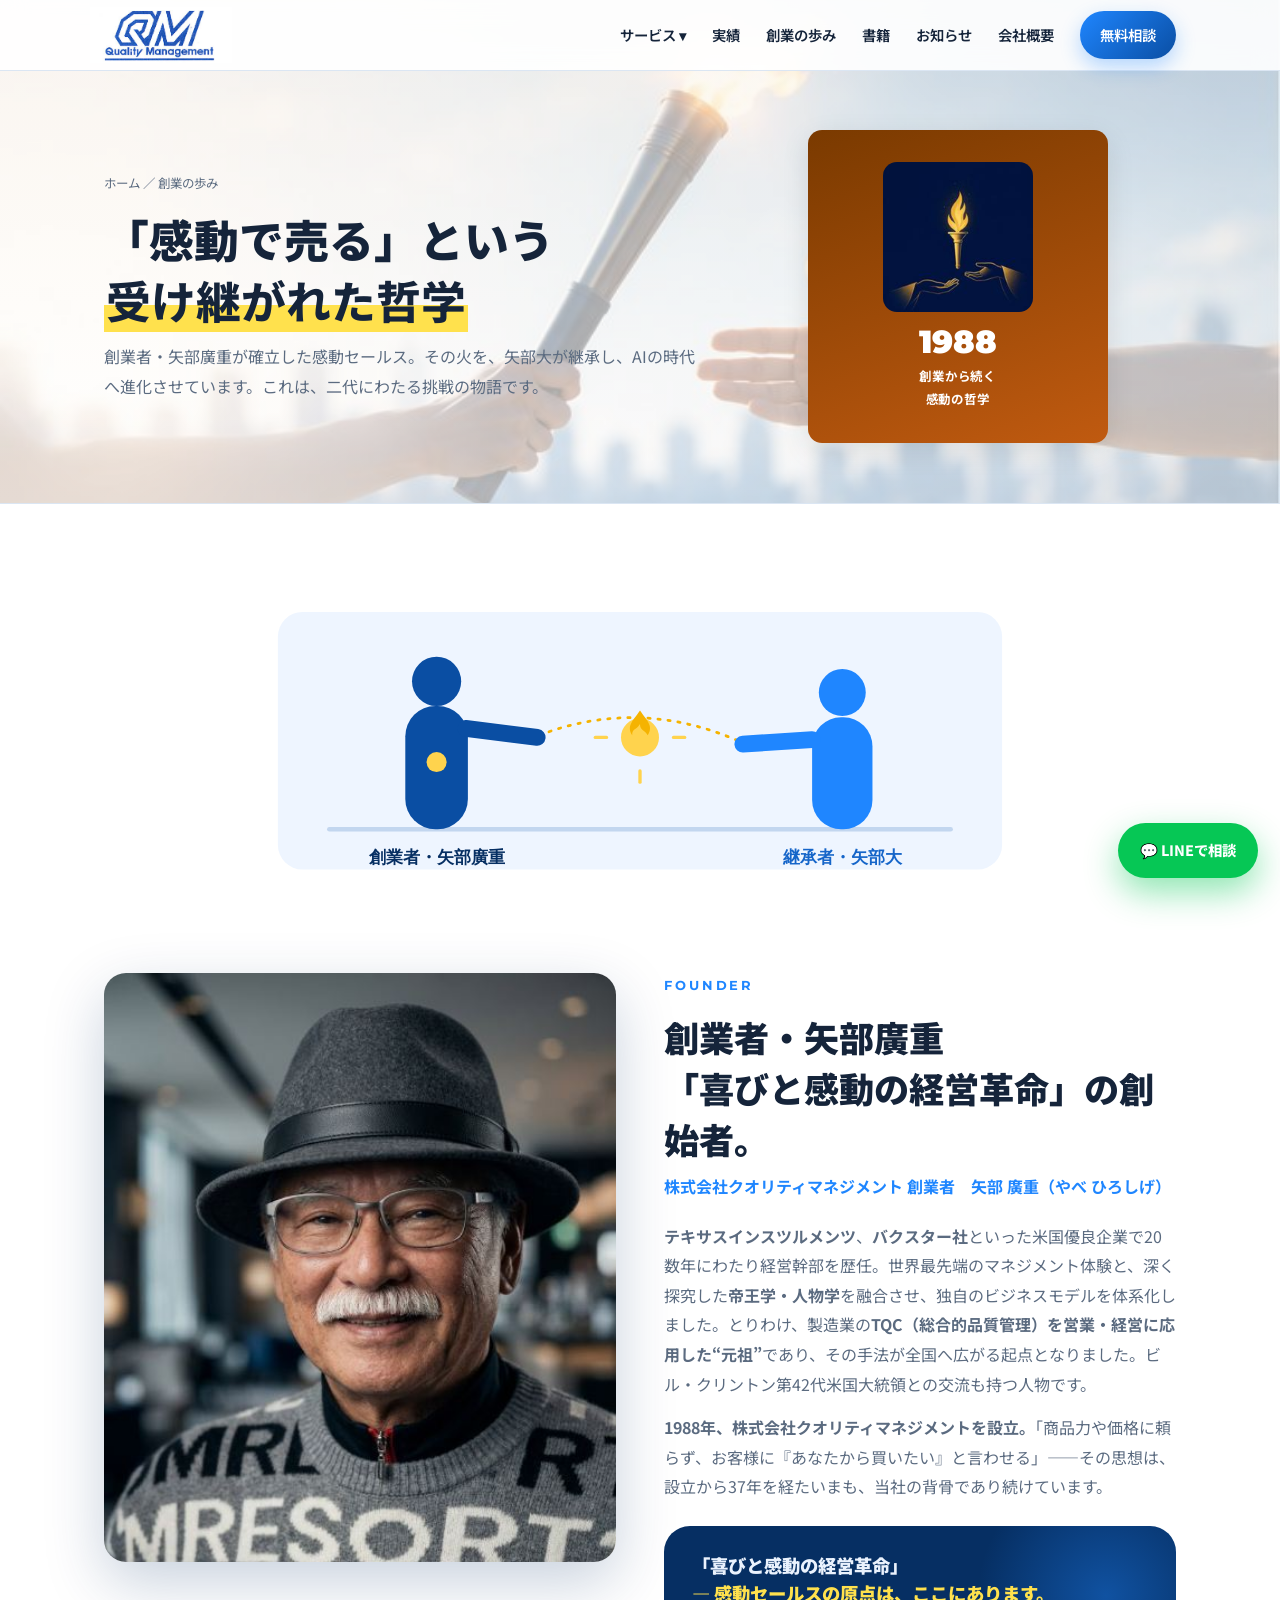
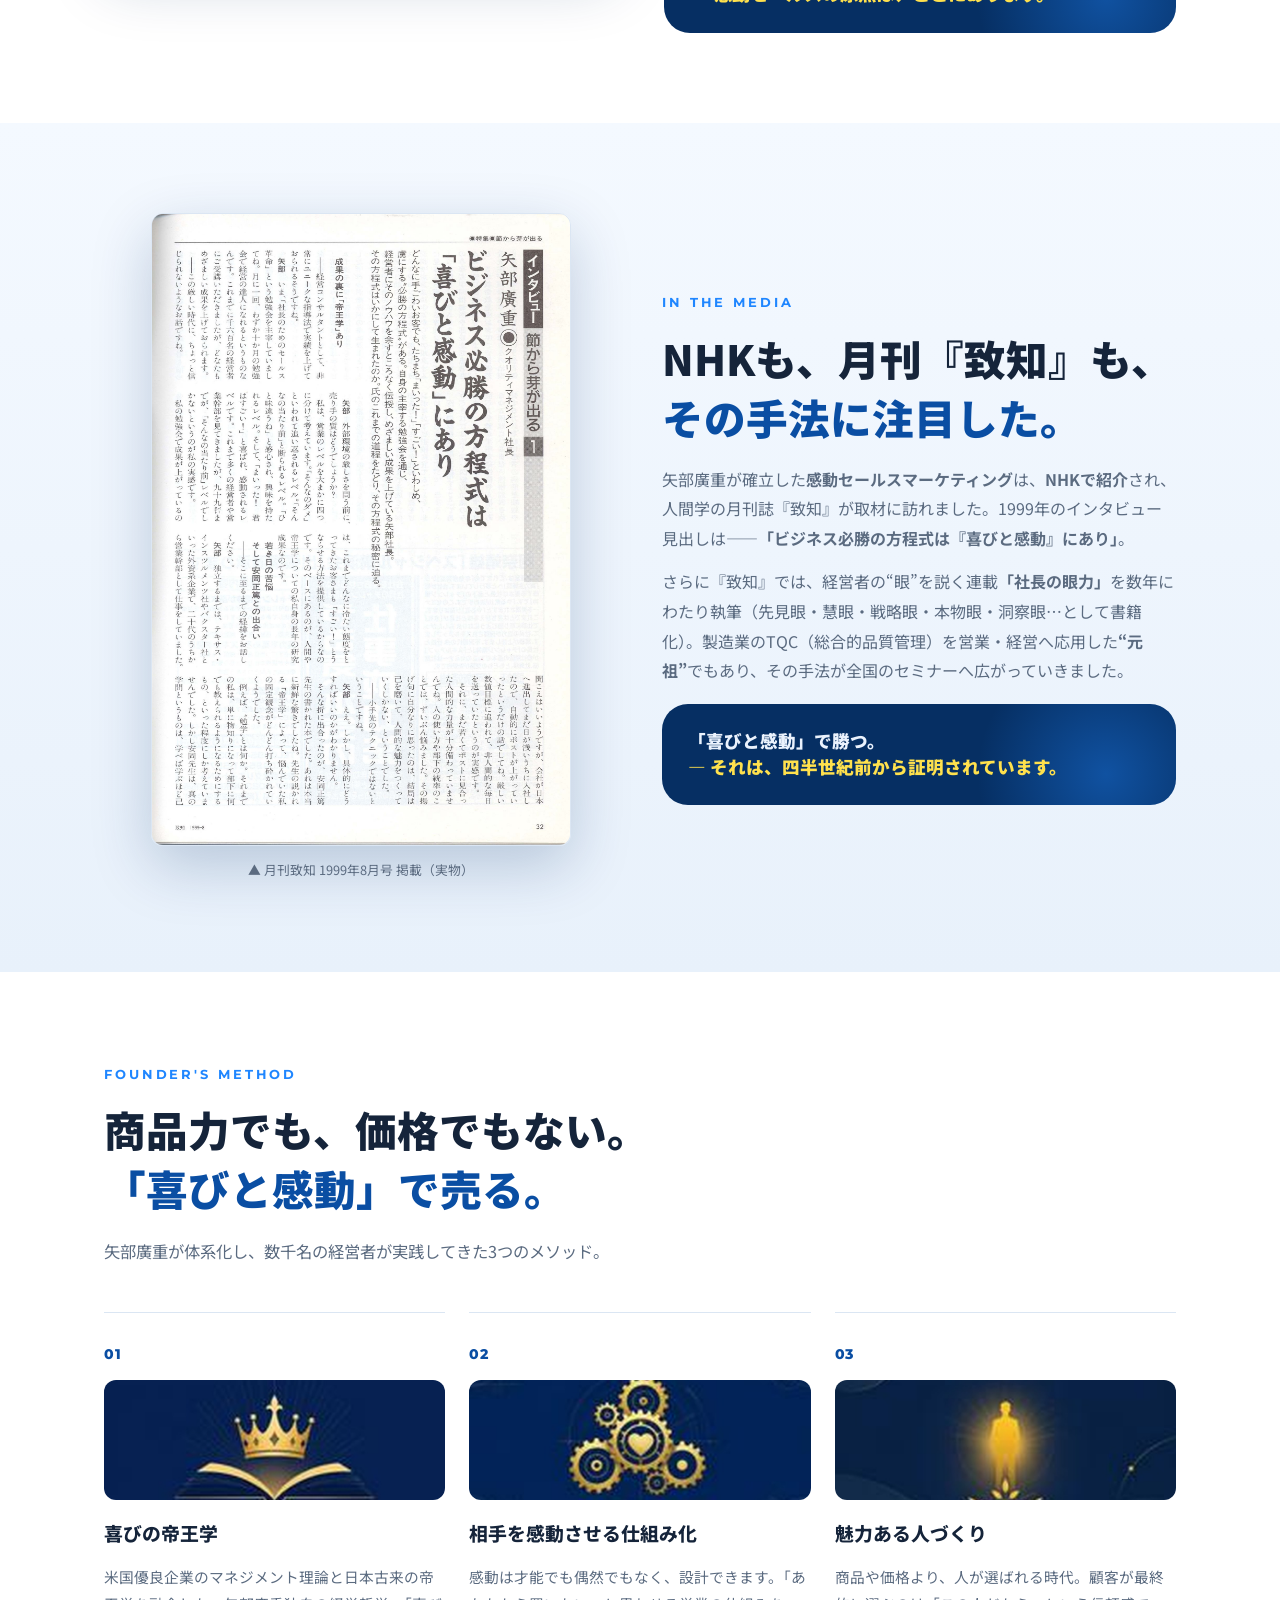
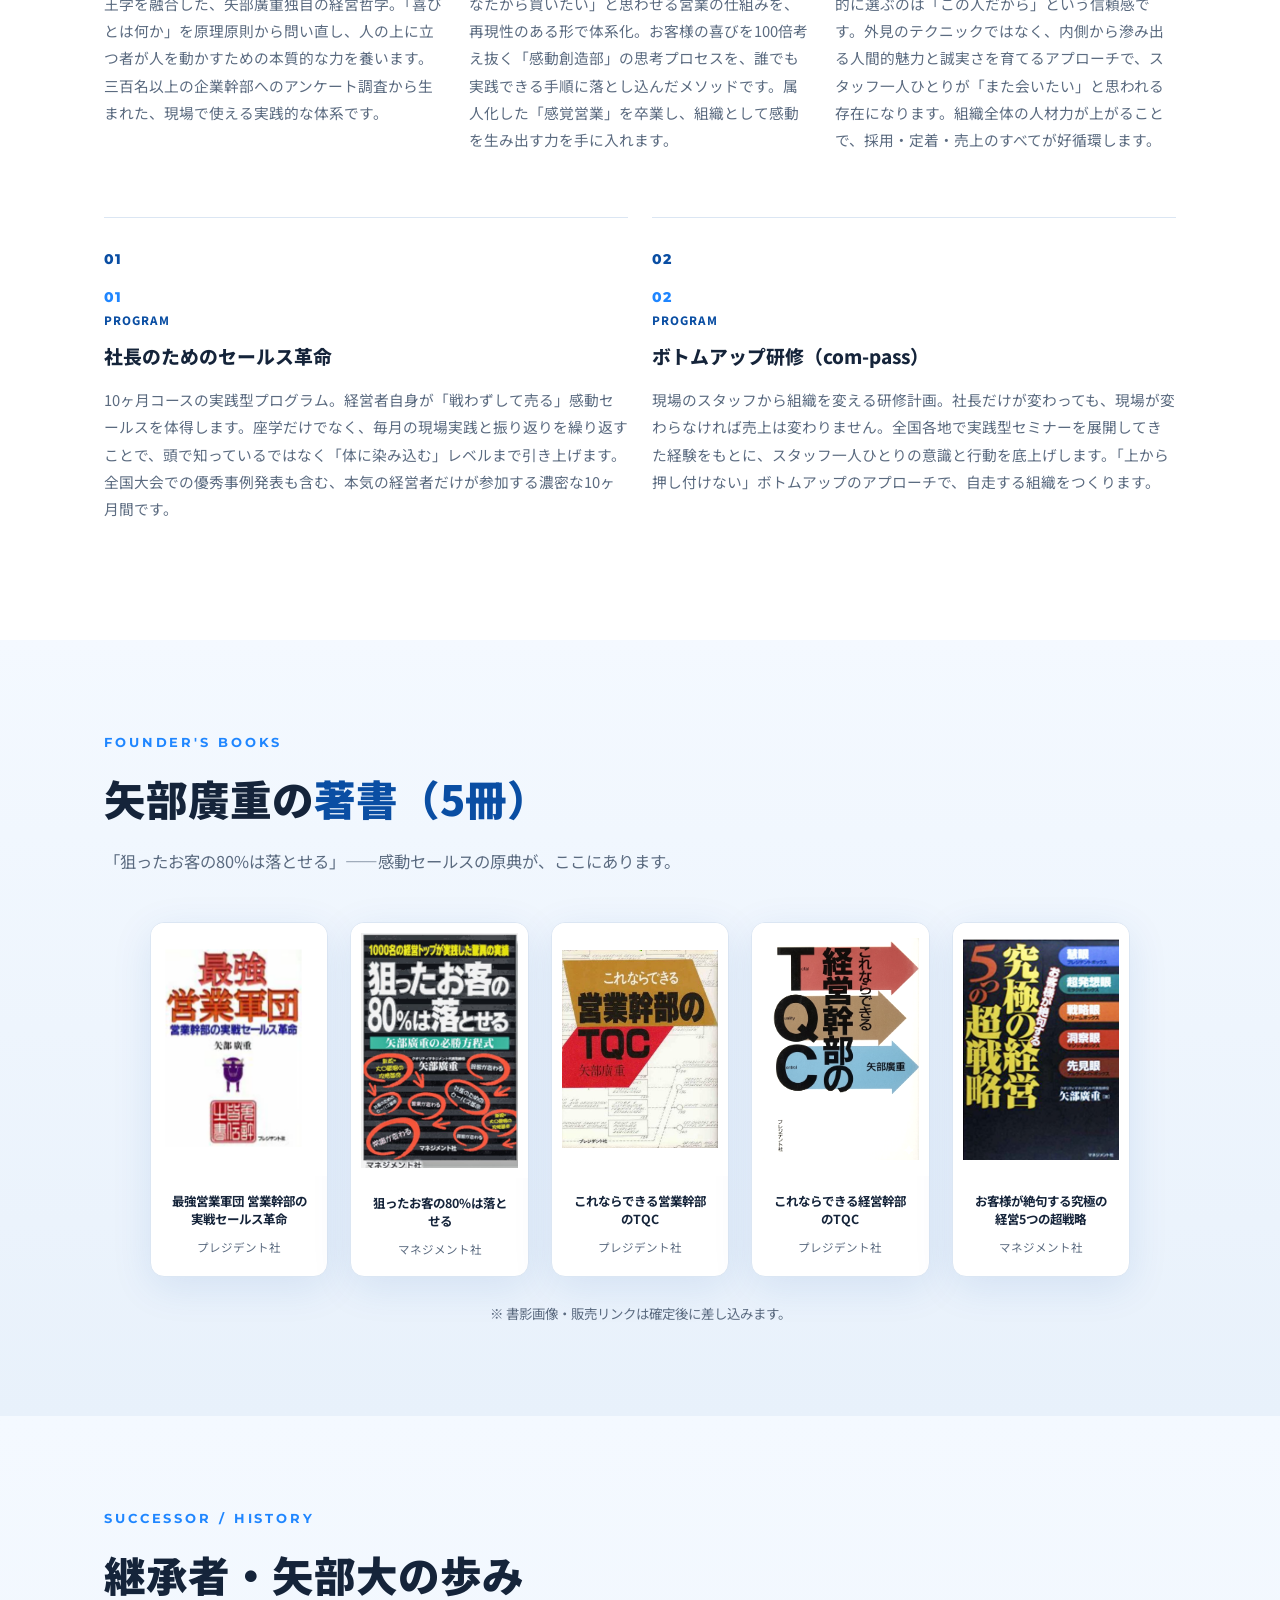
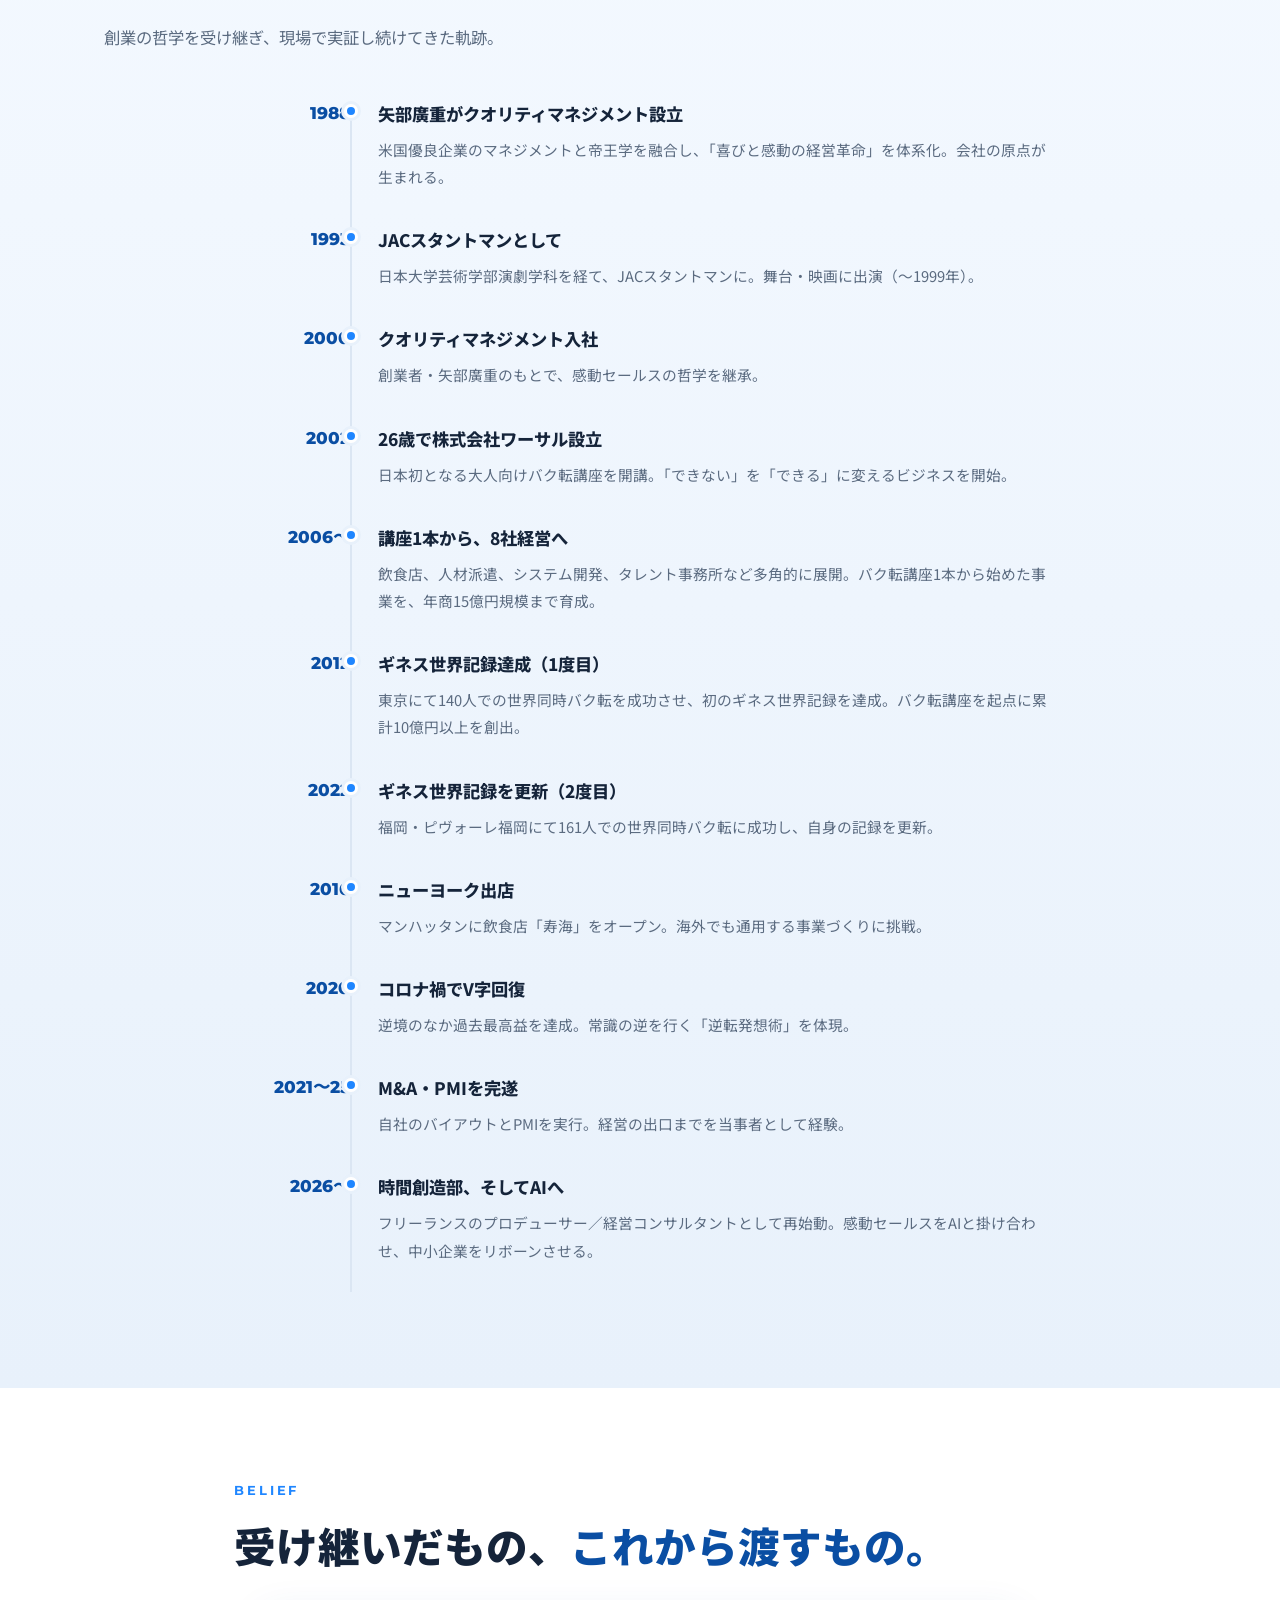
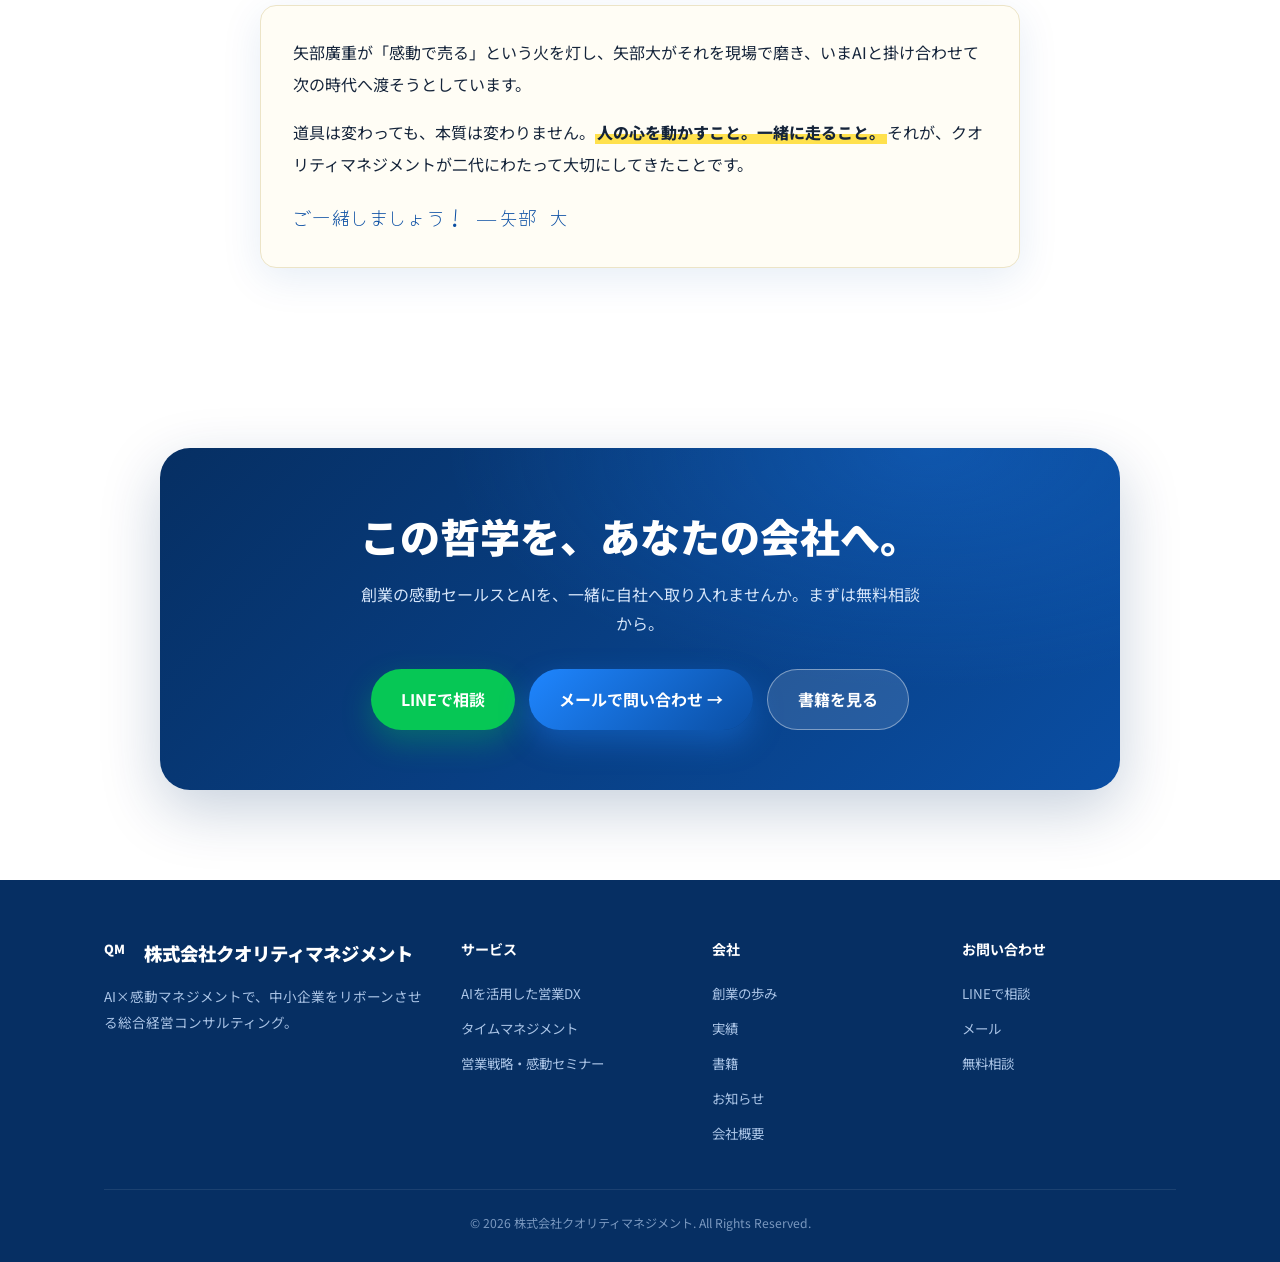
<file: story.html>
<!DOCTYPE html>
<html lang="ja">
<head>
<meta charset="UTF-8">
<!-- Google tag (gtag.js) -->
<script async src="https://www.googletagmanager.com/gtag/js?id=G-LE3FV124PM"></script>
<script>
  window.dataLayer = window.dataLayer || [];
  function gtag(){dataLayer.push(arguments);}
  gtag("js", new Date());
  gtag("config", "G-LE3FV124PM");
</script>
<meta name="viewport" content="width=device-width, initial-scale=1.0">
<title>創業の歩み｜矢部廣重から矢部大へ｜株式会社クオリティマネジメント</title>
<meta name="description" content="創業者・矢部廣重が確立した『感動セールス』。それを継承した矢部大が、スタントマン・8社経営・ギネス記録・NY出店・V字回復を経て、AI時代の新しいコンサルティングへ。クオリティマネジメントの創業からの歩み。">
<link rel="canonical" href="https://qmw.co.jp/story.html">
<meta property="og:type" content="website">
<meta property="og:title" content="創業の歩み｜矢部廣重から矢部大へ｜株式会社クオリティマネジメント">
<meta property="og:description" content="創業者・矢部廣重が確立した『感動セールス』。それを継承した矢部大が、スタントマン・8社経営・ギネス記録・NY出店・V字回復を経て、AI時代の新しいコンサルティングへ。クオリティマネジメントの創業からの歩み。">
<meta property="og:url" content="https://qmw.co.jp/story.html">
<meta property="og:site_name" content="株式会社クオリティマネジメント">
<meta property="og:locale" content="ja_JP">
<meta name="twitter:card" content="summary">
<script type="application/ld+json">
{"@context":"https://schema.org","@graph":[{"@type":"WebPage","@id":"https://qmw.co.jp/story.html#webpage","url":"https://qmw.co.jp/story.html","name":"創業の歩み｜矢部廣重から矢部大へ｜株式会社クオリティマネジメント","inLanguage":"ja","isPartOf":{"@type":"WebSite","@id":"https://qmw.co.jp/#website"},"about":{"@type":"Organization","@id":"https://qmw.co.jp/#organization"}},{"@type":"BreadcrumbList","itemListElement":[{"@type":"ListItem","position":1,"name":"ホーム","item":"https://qmw.co.jp/"},{"@type":"ListItem","position":2,"name":"創業の歩み"}]}]}
</script>
<link rel="preconnect" href="https://fonts.googleapis.com"><link rel="preconnect" href="https://fonts.gstatic.com" crossorigin>
<link href="https://fonts.googleapis.com/css2?family=Noto+Sans+JP:wght@400;500;700;900&family=Montserrat:wght@600;700;800&family=Yomogi&display=swap" rel="stylesheet">
<link rel="stylesheet" href="assets/style.css">
<style>
.founder-books{grid-template-columns:repeat(5,1fr);max-width:980px;margin:46px auto 0}
@media(max-width:900px){.founder-books{grid-template-columns:repeat(2,1fr)}}
</style>
</head>
<body>

<header>
  <div class="wrap nav">
    <a href="index.html" class="logo"><img src="assets/qm-logo.jpg" alt="株式会社クオリティマネジメント" class="logo-img"></a>
    <nav class="nav-menu" id="navMenu">
      <div class="has-drop"><span>サービス ▾</span><div class="drop">
        <a href="index.html#ai" data-svc="ai">AI×感動工房<small>メイン商材／感動のAI仕組み化</small></a>
        <a href="seminar-sales.html" data-svc="sales">感動創造部セミナー<small>お客様の喜びを100倍</small></a>
        <a href="seminar-time.html" data-svc="time">タイムマネジメントセミナー<small>時間を創造する経営</small></a>
        <a href="index.html#works" data-svc="works">業務内容・請負相談<small>イベント・舞台関係も相談可</small></a>
      </div></div>
      <a href="results.html">実績</a><a href="story.html">創業の歩み</a><a href="books.html">書籍</a><a href="blog.html">お知らせ</a><a href="company.html">会社概要</a>
      <a href="index.html#contact" class="nav-cta">無料相談</a>
    </nav>
    <button class="menu-btn" id="menuBtn" aria-label="メニュー">☰</button>
  </div>
</header>

<section class="page-hero theme-warm has-img hero-bg-story">
  <div class="wrap">
    <div class="page-hero-grid">
      <div>
        <div class="breadcrumb"><a href="index.html">ホーム</a> ／ 創業の歩み</div>
        <h1>「感動で売る」という<br><span class="marker">受け継がれた哲学</span></h1>
        <p>創業者・矢部廣重が確立した感動セールス。その火を、矢部大が継承し、AIの時代へ進化させています。これは、二代にわたる挑戦の物語です。</p>
      </div>
      <div class="page-hero-deco">
        <div class="deco-box">
          <img src="assets/photos/hero-deco-story.jpg" alt="受け継がれる感動の哲学" style="width:100%;max-width:150px;border-radius:14px;margin:0 auto 12px;display:block">
          <div class="d-big">1988</div>
          <div class="d-label">創業から続く<br>感動の哲学</div>
        </div>
      </div>
    </div>
  </div>
</section>

<!-- 受け継ぐイラスト -->
<section style="padding-bottom:0">
  <div class="wrap">
    <img src="assets/story-illustration.svg" alt="創業者・矢部廣重から継承者・矢部大へ受け継がれる感動の経営" class="reveal" style="width:100%;max-width:760px;height:auto;display:block;margin:0 auto">
  </div>
</section>

<!-- 創業者 矢部廣重 -->
<section>
  <div class="wrap ceo">
    <div class="ceo-photo reveal" style="background:none;padding:0;overflow:hidden;display:flex;flex-direction:column;gap:12px">
      <img src="assets/photos/hiroshige-portrait.jpg" alt="創業者 矢部廣重" style="width:100%;flex:1;object-fit:cover;display:block;border-radius:12px">
      <img src="assets/photos/SANY0014.JPG" alt="矢部廣重 セミナーで指導中" style="width:100%;object-fit:cover;display:block;border-radius:12px;max-height:180px">
    </div>
    <div class="reveal">
      <span class="sec-label">Founder</span>
      <h2>創業者・矢部廣重<br><span class="hl">「喜びと感動の経営革命」の創始者。</span></h2>
      <p class="role">株式会社クオリティマネジメント 創業者　矢部 廣重（やべ ひろしげ）</p>
      <p><strong>テキサスインスツルメンツ</strong>、<strong>バクスター社</strong>といった米国優良企業で20数年にわたり経営幹部を歴任。世界最先端のマネジメント体験と、深く探究した<strong>帝王学・人物学</strong>を融合させ、独自のビジネスモデルを体系化しました。とりわけ、製造業の<strong>TQC（総合的品質管理）を営業・経営に応用した“元祖”</strong>であり、その手法が全国へ広がる起点となりました。ビル・クリントン第42代米国大統領との交流も持つ人物です。</p>
      <p><strong>1988年、株式会社クオリティマネジメントを設立。</strong>「商品力や価格に頼らず、お客様に『あなたから買いたい』と言わせる」——その思想は、設立から37年を経たいまも、当社の背骨であり続けています。</p>
      <div class="diff reveal" style="margin-top:24px;padding:26px 28px;text-align:left">
        <div class="x" style="font-size:1.15rem">「喜びと感動の経営革命」<br><span class="o">— 感動セールスの原点は、ここにあります。</span></div>
      </div>
    </div>
  </div>
</section>

<!-- 月刊致知 掲載（権威の証明） -->
<section class="bg-sky">
  <div class="wrap">
    <div class="grid-2" style="align-items:center;gap:44px">
      <figure class="reveal" style="margin:0">
        <img src="assets/photos/chichi-1999.jpg" alt="月刊致知 1999年8月号 矢部廣重インタビュー掲載ページ" style="width:100%;max-width:420px;height:auto;border-radius:12px;box-shadow:var(--shadow-strong);display:block;margin:0 auto;border:1px solid var(--line)">
        <figcaption style="font-size:.8rem;color:var(--gray);margin-top:12px;text-align:center">▲ 月刊致知 1999年8月号 掲載（実物）</figcaption>
      </figure>
      <div class="reveal">
        <span class="sec-label">In the Media</span>
        <h2 class="sec-title">NHKも、月刊『致知』も、<br><span class="hl">その手法に注目した。</span></h2>
        <p style="color:var(--gray);margin-bottom:14px">矢部廣重が確立した<strong>感動セールスマーケティング</strong>は、<strong>NHKで紹介</strong>され、人間学の月刊誌『致知』が取材に訪れました。1999年のインタビュー見出しは——<strong>「ビジネス必勝の方程式は『喜びと感動』にあり」</strong>。</p>
        <p style="color:var(--gray);margin-bottom:14px">さらに『致知』では、経営者の“眼”を説く連載<strong>「社長の眼力」</strong>を数年にわたり執筆（先見眼・慧眼・戦略眼・本物眼・洞察眼…として書籍化）。製造業のTQC（総合的品質管理）を営業・経営へ応用した<strong>“元祖”</strong>でもあり、その手法が全国のセミナーへ広がっていきました。</p>
        <div class="diff reveal" style="padding:24px 26px;text-align:left;margin-top:18px">
          <div class="x" style="font-size:1.1rem">「喜びと感動」で勝つ。<br><span class="o">— それは、四半世紀前から証明されています。</span></div>
        </div>
      </div>
    </div>
  </div>
</section>

<!-- 創業者の理念 -->
<section>
  <div class="wrap center">
    <span class="sec-label">Founder's Method</span>
    <h2 class="sec-title reveal">商品力でも、価格でもない。<br><span class="hl">「喜びと感動」で売る。</span></h2>
    <p class="sec-lead reveal">矢部廣重が体系化し、数千名の経営者が実践してきた3つのメソッド。</p>
    <div class="grid-3" style="margin-top:46px;text-align:left">
      <div class="card reveal">
        <img src="assets/photos/method-teiougaku.jpg" alt="喜びの帝王学" style="width:100%;height:120px;object-fit:cover;border-radius:12px;margin-bottom:16px;display:block">
        <h3>喜びの帝王学</h3>
        <p>米国優良企業のマネジメント理論と日本古来の帝王学を融合した、矢部廣重独自の経営哲学。「喜びとは何か」を原理原則から問い直し、人の上に立つ者が人を動かすための本質的な力を養います。三百名以上の企業幹部へのアンケート調査から生まれた、現場で使える実践的な体系です。</p>
      </div>
      <div class="card reveal">
        <img src="assets/photos/method-shikumika.jpg" alt="相手を感動させる仕組み化" style="width:100%;height:120px;object-fit:cover;border-radius:12px;margin-bottom:16px;display:block">
        <h3>相手を感動させる仕組み化</h3>
        <p>感動は才能でも偶然でもなく、設計できます。「あなたから買いたい」と思わせる営業の仕組みを、再現性のある形で体系化。お客様の喜びを100倍考え抜く「感動創造部」の思考プロセスを、誰でも実践できる手順に落とし込んだメソッドです。属人化した「感覚営業」を卒業し、組織として感動を生み出す力を手に入れます。</p>
      </div>
      <div class="card reveal">
        <img src="assets/photos/method-hitozukuri.jpg" alt="魅力ある人づくり" style="width:100%;height:120px;object-fit:cover;border-radius:12px;margin-bottom:16px;display:block">
        <h3>魅力ある人づくり</h3>
        <p>商品や価格より、人が選ばれる時代。顧客が最終的に選ぶのは「この人だから」という信頼感です。外見のテクニックではなく、内側から滲み出る人間的魅力と誠実さを育てるアプローチで、スタッフ一人ひとりが「また会いたい」と思われる存在になります。組織全体の人材力が上がることで、採用・定着・売上のすべてが好循環します。</p>
      </div>
    </div>
    <div class="grid-2 reveal" style="margin-top:36px;text-align:left">
      <div class="card">
        <div class="num">01</div>
        <div style="font-size:.72rem;font-weight:800;color:var(--blue);letter-spacing:.08em;margin-bottom:8px">PROGRAM</div>
        <h3>社長のためのセールス革命</h3>
        <p>10ヶ月コースの実践型プログラム。経営者自身が「戦わずして売る」感動セールスを体得します。座学だけでなく、毎月の現場実践と振り返りを繰り返すことで、頭で知っているではなく「体に染み込む」レベルまで引き上げます。全国大会での優秀事例発表も含む、本気の経営者だけが参加する濃密な10ヶ月間です。</p>
      </div>
      <div class="card">
        <div class="num">02</div>
        <div style="font-size:.72rem;font-weight:800;color:var(--blue);letter-spacing:.08em;margin-bottom:8px">PROGRAM</div>
        <h3>ボトムアップ研修（com-pass）</h3>
        <p>現場のスタッフから組織を変える研修計画。社長だけが変わっても、現場が変わらなければ売上は変わりません。全国各地で実践型セミナーを展開してきた経験をもとに、スタッフ一人ひとりの意識と行動を底上げします。「上から押し付けない」ボトムアップのアプローチで、自走する組織をつくります。</p>
      </div>
    </div>
  </div>
</section>

<!-- 創業者の著書 -->
<section class="bg-sky">
  <div class="wrap center">
    <span class="sec-label">Founder's Books</span>
    <h2 class="sec-title reveal">矢部廣重の<span class="hl">著書（5冊）</span></h2>
    <p class="sec-lead reveal">「狙ったお客の80%は落とせる」——感動セールスの原典が、ここにあります。</p>
    <div class="book-grid founder-books">
      <div class="book reveal"><div class="book-cover"><img src="assets/photos/hiroshige-saikyo.png" alt="最強営業軍団 営業幹部の実戦セールス革命 表紙"></div><div class="book-info"><div class="t" style="font-size:.78rem">最強営業軍団 営業幹部の実戦セールス革命</div><div style="font-size:.72rem;color:var(--gray)">プレジデント社</div></div></div>
      <div class="book reveal"><div class="book-cover"><img src="assets/photos/hiroshige-80.jpg" alt="狙ったお客の80%は落とせる 表紙"></div><div class="book-info"><div class="t" style="font-size:.78rem">狙ったお客の80%は落とせる</div><div style="font-size:.72rem;color:var(--gray)">マネジメント社</div></div></div>
      <div class="book reveal"><div class="book-cover"><img src="assets/photos/hiroshige-tqc-eigyo.jpg" alt="これならできる営業幹部のTQC 表紙"></div><div class="book-info"><div class="t" style="font-size:.78rem">これならできる営業幹部のTQC</div><div style="font-size:.72rem;color:var(--gray)">プレジデント社</div></div></div>
      <div class="book reveal"><div class="book-cover"><img src="assets/photos/hiroshige-tqc-keiei.jpg" alt="これならできる経営幹部のTQC 表紙"></div><div class="book-info"><div class="t" style="font-size:.78rem">これならできる経営幹部のTQC</div><div style="font-size:.72rem;color:var(--gray)">プレジデント社</div></div></div>
      <div class="book reveal"><div class="book-cover"><img src="assets/photos/hiroshige-5senryaku.jpg" alt="お客様が絶句する究極の経営5つの超戦略 表紙"></div><div class="book-info"><div class="t" style="font-size:.78rem">お客様が絶句する究極の経営5つの超戦略</div><div style="font-size:.72rem;color:var(--gray)">マネジメント社</div></div></div>
    </div>
    <p class="form-note" style="margin-top:24px;color:var(--gray);font-size:.84rem">※ 書影画像・販売リンクは確定後に差し込みます。</p>
  </div>
</section>

<!-- 継承者 矢部大 年表 -->
<section class="bg-sky">
  <div class="wrap center">
    <span class="sec-label">Successor / History</span>
    <h2 class="sec-title reveal">継承者・矢部大の歩み</h2>
    <p class="sec-lead reveal">創業の哲学を受け継ぎ、現場で実証し続けてきた軌跡。</p>
    <div class="timeline" style="text-align:left">
      <div class="tl-item reveal"><div class="tl-year">1988</div><div class="tl-dot"></div><div class="tl-c"><h3>矢部廣重がクオリティマネジメント設立</h3><p>米国優良企業のマネジメントと帝王学を融合し、「喜びと感動の経営革命」を体系化。会社の原点が生まれる。</p></div></div>
      <div class="tl-item reveal"><div class="tl-year">1993</div><div class="tl-dot"></div><div class="tl-c"><h3>JACスタントマンとして</h3><p>日本大学芸術学部演劇学科を経て、JACスタントマンに。舞台・映画に出演（〜1999年）。</p></div></div>
      <div class="tl-item reveal"><div class="tl-year">2000</div><div class="tl-dot"></div><div class="tl-c"><h3>クオリティマネジメント入社</h3><p>創業者・矢部廣重のもとで、感動セールスの哲学を継承。</p></div></div>
      <div class="tl-item reveal"><div class="tl-year">2002</div><div class="tl-dot"></div><div class="tl-c"><h3>26歳で株式会社ワーサル設立</h3><p>日本初となる大人向けバク転講座を開講。「できない」を「できる」に変えるビジネスを開始。</p></div></div>
      <div class="tl-item reveal"><div class="tl-year">2006〜</div><div class="tl-dot"></div><div class="tl-c"><h3>講座1本から、8社経営へ</h3><p>飲食店、人材派遣、システム開発、タレント事務所など多角的に展開。バク転講座1本から始めた事業を、年商15億円規模まで育成。</p></div></div>
      <div class="tl-item reveal"><div class="tl-year">2012</div><div class="tl-dot"></div><div class="tl-c"><h3>ギネス世界記録達成（1度目）</h3><p>東京にて140人での世界同時バク転を成功させ、初のギネス世界記録を達成。バク転講座を起点に累計10億円以上を創出。</p></div></div>
      <div class="tl-item reveal"><div class="tl-year">2022</div><div class="tl-dot"></div><div class="tl-c"><h3>ギネス世界記録を更新（2度目）</h3><p>福岡・ピヴォーレ福岡にて161人での世界同時バク転に成功し、自身の記録を更新。</p></div></div>
      <div class="tl-item reveal"><div class="tl-year">2016</div><div class="tl-dot"></div><div class="tl-c"><h3>ニューヨーク出店</h3><p>マンハッタンに飲食店「寿海」をオープン。海外でも通用する事業づくりに挑戦。</p></div></div>
      <div class="tl-item reveal"><div class="tl-year">2020</div><div class="tl-dot"></div><div class="tl-c"><h3>コロナ禍でV字回復</h3><p>逆境のなか過去最高益を達成。常識の逆を行く「逆転発想術」を体現。</p></div></div>
      <div class="tl-item reveal"><div class="tl-year">2021〜25</div><div class="tl-dot"></div><div class="tl-c"><h3>M&A・PMIを完遂</h3><p>自社のバイアウトとPMIを実行。経営の出口までを当事者として経験。</p></div></div>
      <div class="tl-item reveal"><div class="tl-year">2026〜</div><div class="tl-dot"></div><div class="tl-c"><h3>時間創造部、そしてAIへ</h3><p>フリーランスのプロデューサー／経営コンサルタントとして再始動。感動セールスをAIと掛け合わせ、中小企業をリボーンさせる。</p></div></div>
    </div>
  </div>
</section>

<!-- 理念 -->
<section>
  <div class="wrap narrow center">
    <span class="sec-label">Belief</span>
    <h2 class="sec-title reveal">受け継いだもの、<span class="hl">これから渡すもの。</span></h2>
    <div class="letter reveal" style="background:#fffdf5;border:1px solid #ece4c7;border-radius:16px;padding:30px 32px;box-shadow:var(--shadow);text-align:left;line-height:2;max-width:760px;margin:30px auto 0">
      <p style="margin-bottom:16px">矢部廣重が「感動で売る」という火を灯し、矢部大がそれを現場で磨き、いまAIと掛け合わせて次の時代へ渡そうとしています。</p>
      <p>道具は変わっても、本質は変わりません。<span class="marker">人の心を動かすこと。一緒に走ること。</span>それが、クオリティマネジメントが二代にわたって大切にしてきたことです。</p>
      <p class="hand" style="margin-top:18px;font-size:1.2rem;color:var(--blue)">ご一緒しましょう！ — 矢部 大</p>
    </div>
  </div>
</section>

<section id="contact">
  <div class="wrap">
    <div class="cta reveal">
      <h2>この哲学を、あなたの会社へ。</h2>
      <p>創業の感動セールスとAIを、一緒に自社へ取り入れませんか。まずは無料相談から。</p>
      <div class="cta-btns">
        <a href="https://line.me/R/ti/p/%40171hzbls" target="_blank" rel="noopener" class="btn btn-line">LINEで相談</a>
        <a href="mailto:yabemasaru23@gmail.com" class="btn btn-primary">メールで問い合わせ →</a>
        <a href="books.html" class="btn btn-ghost">書籍を見る</a>
      </div>
    </div>
  </div>
</section>

<footer>
  <div class="wrap">
    <div class="foot-grid">
      <div><div class="foot-logo"><span class="mark" style="width:30px;height:30px;font-size:.78rem">QM</span>株式会社クオリティマネジメント</div><p>AI×感動マネジメントで、中小企業をリボーンさせる総合経営コンサルティング。</p></div>
      <div class="foot-col"><h4>サービス</h4><a href="index.html#ai">AIを活用した営業DX</a><a href="seminar-time.html">タイムマネジメント</a><a href="seminar-sales.html">営業戦略・感動セミナー</a></div>
      <div class="foot-col"><h4>会社</h4><a href="story.html">創業の歩み</a><a href="results.html">実績</a><a href="books.html">書籍</a><a href="blog.html">お知らせ</a><a href="company.html">会社概要</a></div>
      <div class="foot-col"><h4>お問い合わせ</h4><a href="https://line.me/R/ti/p/%40171hzbls" target="_blank" rel="noopener">LINEで相談</a><a href="mailto:yabemasaru23@gmail.com">メール</a><a href="index.html#contact">無料相談</a></div>
    </div>
    <div class="foot-bottom">© 2026 株式会社クオリティマネジメント. All Rights Reserved.</div>
  </div>
</footer>
<a href="https://line.me/R/ti/p/%40171hzbls" target="_blank" rel="noopener" class="float-line">💬 LINEで相談</a>
<script src="assets/site.js"></script>
</body>
</html>
</file>
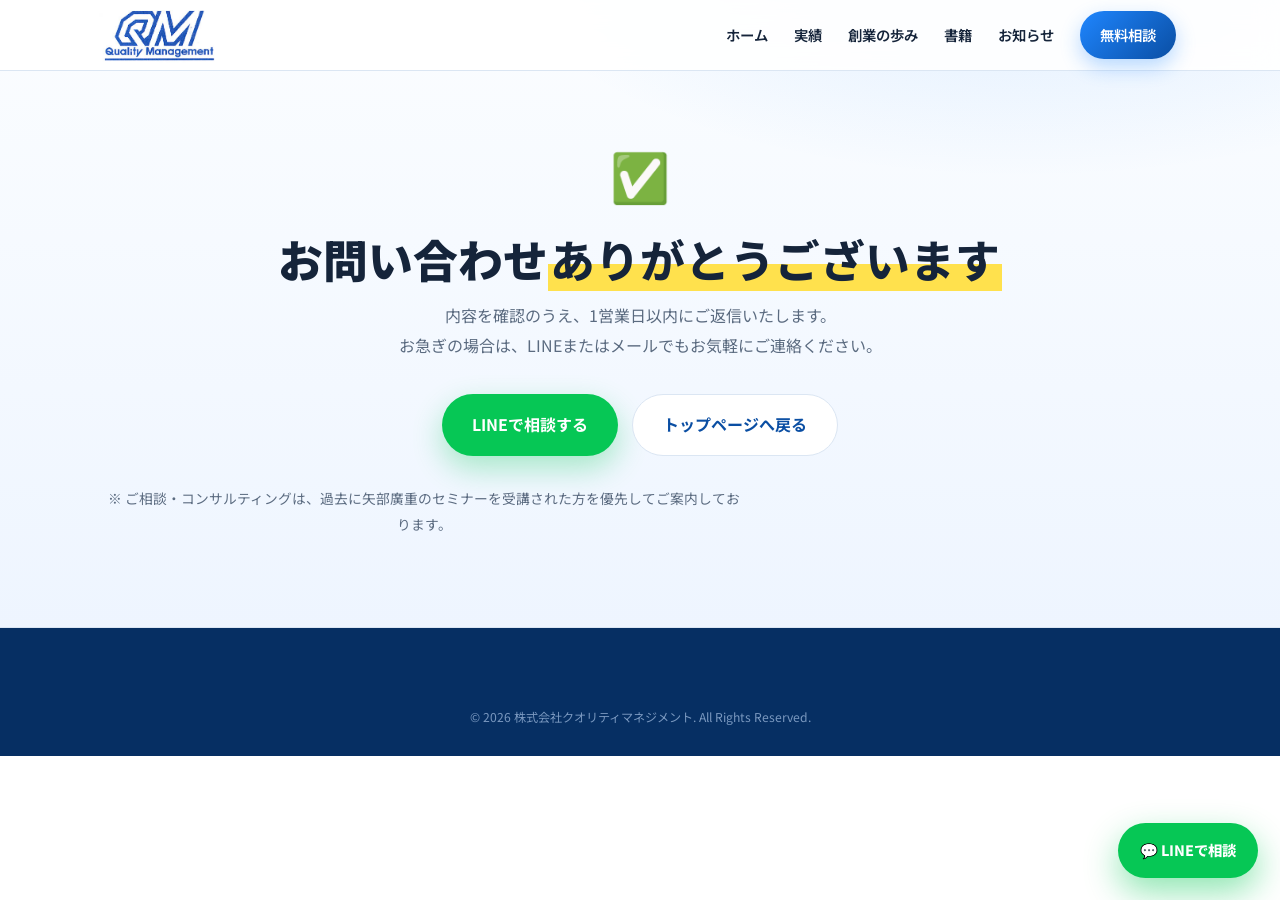
<file: thanks.html>
<!DOCTYPE html>
<html lang="ja">
<head>
<meta charset="UTF-8">
<!-- Google tag (gtag.js) -->
<script async src="https://www.googletagmanager.com/gtag/js?id=G-LE3FV124PM"></script>
<script>
  window.dataLayer = window.dataLayer || [];
  function gtag(){dataLayer.push(arguments);}
  gtag("js", new Date());
  gtag("config", "G-LE3FV124PM");
</script>
<meta name="viewport" content="width=device-width, initial-scale=1.0">
<title>お問い合わせありがとうございます｜株式会社クオリティマネジメント</title>
<meta name="robots" content="noindex">
<link rel="preconnect" href="https://fonts.googleapis.com"><link rel="preconnect" href="https://fonts.gstatic.com" crossorigin>
<link href="https://fonts.googleapis.com/css2?family=Noto+Sans+JP:wght@400;500;700;900&family=Montserrat:wght@600;700;800&family=Yomogi&display=swap" rel="stylesheet">
<link rel="stylesheet" href="assets/style.css">
</head>
<body>
<header>
  <div class="wrap nav">
    <a href="index.html" class="logo"><img src="assets/qm-logo.jpg" alt="株式会社クオリティマネジメント" class="logo-img"></a>
    <nav class="nav-menu" id="navMenu">
      <a href="index.html">ホーム</a><a href="results.html">実績</a><a href="story.html">創業の歩み</a><a href="books.html">書籍</a><a href="blog.html">お知らせ</a>
      <a href="index.html#contact" class="nav-cta">無料相談</a>
    </nav>
    <button class="menu-btn" id="menuBtn" aria-label="メニュー">☰</button>
  </div>
</header>

<section class="page-hero" style="padding-bottom:90px">
  <div class="wrap center">
    <div style="font-size:3rem;margin-bottom:10px">✅</div>
    <h1>お問い合わせ<span class="marker">ありがとうございます</span></h1>
    <p style="margin:0 auto">内容を確認のうえ、1営業日以内にご返信いたします。<br>お急ぎの場合は、LINEまたはメールでもお気軽にご連絡ください。</p>
    <div style="display:flex;gap:14px;justify-content:center;flex-wrap:wrap;margin-top:34px">
      <a href="https://line.me/R/ti/p/%40171hzbls" target="_blank" rel="noopener" class="btn btn-line">LINEで相談する</a>
      <a href="index.html" class="btn btn-ghost">トップページへ戻る</a>
    </div>
    <p style="margin-top:30px;font-size:.86rem;color:var(--gray)">※ ご相談・コンサルティングは、過去に矢部廣重のセミナーを受講された方を優先してご案内しております。</p>
  </div>
</section>

<footer>
  <div class="wrap">
    <div class="foot-bottom" style="border:none">© 2026 株式会社クオリティマネジメント. All Rights Reserved.</div>
  </div>
</footer>
<a href="https://line.me/R/ti/p/%40171hzbls" target="_blank" rel="noopener" class="float-line">💬 LINEで相談</a>
<script src="assets/site.js"></script>
</body>
</html>
</file>
<file: assets/style.css>
/* ============================================================
   株式会社クオリティマネジメント 総合サイト 共有スタイル
   ベース：明るい青×白 ／ 構成：malead風（信頼・差別化・比較・FAQ）
   神田ツールキット（マーカー・赤強調・手書き）も内包
============================================================ */
:root{
  --blue:#0a4ea3;
  --blue-deep:#062f63;
  --blue-bright:#1f86ff;
  --sky:#e8f1fb;
  --sky2:#f4f9ff;
  --ink:#15243a;
  --gray:#5b6b80;
  --line:#dbe6f3;
  --white:#ffffff;
  --gold:#c9a227;
  --shadow:0 10px 40px rgba(10,78,163,.10);
  --shadow-strong:0 20px 60px rgba(6,47,99,.22);
}
*{margin:0;padding:0;box-sizing:border-box}
html{scroll-behavior:smooth}
body{font-family:"Noto Sans JP",sans-serif;color:var(--ink);line-height:1.85;background:var(--white);-webkit-font-smoothing:antialiased;overflow-x:hidden}
img{max-width:100%;display:block}
a{color:inherit;text-decoration:none}
.en{font-family:"Montserrat",sans-serif;letter-spacing:.04em}
.wrap{max-width:1120px;margin:0 auto;padding:0 24px}
.narrow{max-width:860px}
.center{text-align:center}
section{padding:90px 0}
.bg-sky{background:linear-gradient(180deg,var(--sky2),var(--sky))}
.bg-navy{background:linear-gradient(160deg,var(--blue-deep),#0a3f80);color:#fff}

/* 神田ツールキット */
.hand{font-family:"Yomogi",cursive}
.marker{background:linear-gradient(transparent 58%,#ffe14d 58%);font-weight:800;padding:0 2px}
.marker-blue{background:linear-gradient(transparent 58%,#bfe0ff 58%);font-weight:800;padding:0 2px}
.red{color:#d6243a;font-weight:800}
.big-q{font-weight:900;color:var(--blue)}

/* 見出し */
.sec-label{font-family:"Montserrat",sans-serif;font-weight:700;font-size:.82rem;letter-spacing:.22em;color:var(--blue-bright);text-transform:uppercase;display:inline-block;margin-bottom:14px}
.sec-title{font-size:clamp(1.7rem,4vw,2.6rem);font-weight:900;line-height:1.42;margin-bottom:18px}
.sec-title .hl{color:var(--blue)}
.sec-lead{color:var(--gray);font-size:1.02rem;max-width:700px;margin:0 auto}

/* ボタン */
.btn{display:inline-flex;align-items:center;gap:9px;padding:15px 30px;border-radius:34px;font-weight:700;font-size:1rem;transition:.25s;cursor:pointer;border:none}
.btn-primary{background:linear-gradient(135deg,var(--blue-bright),var(--blue));color:#fff;box-shadow:0 12px 30px rgba(31,134,255,.36)}
.btn-primary:hover{transform:translateY(-3px);box-shadow:0 18px 40px rgba(31,134,255,.46)}
.btn-line{background:#06C755;color:#fff;box-shadow:0 12px 30px rgba(6,199,85,.32)}
.btn-line:hover{transform:translateY(-3px)}
.btn-ghost{background:#fff;color:var(--blue);border:1.5px solid var(--line)}
.btn-ghost:hover{border-color:var(--blue-bright);transform:translateY(-3px)}
.btn-gold{background:linear-gradient(135deg,#e3c25a,var(--gold));color:#3a2e00;box-shadow:0 12px 30px rgba(201,162,39,.34)}
.btn-gold:hover{transform:translateY(-3px)}

/* ===== ヘッダー（多ページナビ＋ドロップダウン） ===== */
header{position:fixed;top:0;left:0;width:100%;z-index:1000;background:rgba(255,255,255,.9);backdrop-filter:blur(12px);border-bottom:1px solid var(--line)}
.nav{display:flex;align-items:center;justify-content:space-between;height:70px}
.logo{display:flex;align-items:center;gap:10px;font-weight:900;font-size:1.04rem;color:var(--ink)}
.logo .mark{width:36px;height:36px;border-radius:9px;background:linear-gradient(135deg,var(--blue-bright),var(--blue-deep));display:grid;place-items:center;color:#fff;font-family:"Montserrat";font-weight:800;box-shadow:0 6px 16px rgba(31,134,255,.4)}
.logo small{display:block;font-size:.6rem;color:var(--gray);font-weight:500;letter-spacing:.06em}
.logo-img{height:56px;width:auto;display:block;mix-blend-mode:multiply}
header .nav{padding-left:10px}
@media(max-width:900px){.logo-img{height:46px}header .nav{padding-left:8px}}
.nav-menu{display:flex;align-items:center;gap:26px}
.nav-menu>a,.has-drop>span{font-size:.9rem;font-weight:600;color:var(--ink);cursor:pointer;transition:.2s;display:inline-flex;align-items:center;gap:5px}
.nav-menu>a:hover,.has-drop>span:hover{color:var(--blue-bright)}
.has-drop{position:relative}
.drop{position:absolute;top:36px;left:50%;transform:translateX(-50%) translateY(8px);background:#fff;border:1px solid var(--line);border-radius:14px;box-shadow:var(--shadow-strong);padding:10px;min-width:230px;opacity:0;visibility:hidden;transition:.2s}
.has-drop:hover .drop{opacity:1;visibility:visible;transform:translateX(-50%) translateY(0)}
.drop a{display:block;padding:11px 14px;border-radius:9px;font-size:.86rem;font-weight:600;transition:.15s}
.drop a:hover{background:var(--sky);color:var(--blue)}
.drop a small{display:block;font-weight:400;font-size:.72rem;color:var(--gray)}
.nav-cta{background:linear-gradient(135deg,var(--blue-bright),var(--blue));color:#fff!important;padding:11px 20px;border-radius:30px;font-weight:700;font-size:.84rem;box-shadow:0 8px 20px rgba(31,134,255,.32)}
.nav-cta:hover{transform:translateY(-2px)}
.menu-btn{display:none;background:none;border:none;font-size:1.6rem;color:var(--blue);cursor:pointer}

/* ===== 下層ページのページヘッダー ===== */
.page-hero{padding:130px 0 60px;background:radial-gradient(900px 400px at 80% -10%,rgba(31,134,255,.14),transparent 60%),linear-gradient(180deg,#fbfdff,#eef5ff);border-bottom:1px solid var(--line)}
/* 2カラム ヒーローグリッド */
.page-hero-grid{display:grid;grid-template-columns:1.15fr .85fr;gap:44px;align-items:center}
.page-hero-deco{display:grid;place-items:center}
.deco-box{border-radius:24px;padding:32px 26px;text-align:center;box-shadow:0 20px 60px rgba(0,0,0,.14);position:relative;overflow:hidden;width:100%;max-width:300px}
.deco-box .d-ico{font-size:3.2rem;line-height:1;margin-bottom:10px}
.deco-box .d-big{font-family:'Montserrat',sans-serif;font-weight:900;font-size:2rem;line-height:1.1;margin-bottom:6px}
.deco-box .d-label{font-size:.78rem;font-weight:700;letter-spacing:.06em}
.hero-visual{position:relative;width:100%;max-width:340px;margin:0;border-radius:22px;overflow:hidden;box-shadow:0 20px 60px rgba(6,47,99,.26)}
.hero-visual img{width:100%;height:290px;object-fit:cover;display:block}
.hero-visual figcaption{position:absolute;left:0;right:0;bottom:0;padding:42px 20px 18px;background:linear-gradient(180deg,transparent,rgba(6,47,99,.92));color:#fff;text-align:left}
.hero-visual .hv-big{font-family:'Montserrat',sans-serif;font-weight:900;font-size:1.45rem;line-height:1.15}
.hero-visual .hv-label{font-size:.76rem;font-weight:700;letter-spacing:.06em;opacity:.88;margin-top:5px}
@media(max-width:860px){.page-hero-grid{grid-template-columns:1fr}.page-hero-deco{display:none}
  .page-hero-deco:has(.hero-visual){display:block;margin-top:28px}
  .hero-visual{max-width:100%}.hero-visual img{height:210px}}
/* カラーテーマ */
.page-hero.theme-blue{background:radial-gradient(900px 400px at 80% -10%,rgba(31,134,255,.18),transparent 60%),linear-gradient(180deg,#f4f9ff,#e8f1fb)}
.page-hero.theme-blue .page-hero-deco .deco-box{background:linear-gradient(160deg,#0a4ea3,#1f86ff);color:#fff}
.page-hero.theme-gold{background:radial-gradient(900px 400px at 80% -10%,rgba(201,162,39,.22),transparent 60%),linear-gradient(180deg,#fffef7,#fff8e0)}
.page-hero.theme-gold .page-hero-deco .deco-box{background:linear-gradient(160deg,#7a5c0a,#c9a227);color:#fff}
.page-hero.theme-navy{background:radial-gradient(900px 400px at 80% -10%,rgba(6,47,99,.18),transparent 60%),linear-gradient(180deg,#f2f6fb,#e4ecf7)}
.page-hero.theme-navy .page-hero-deco .deco-box{background:linear-gradient(160deg,#062f63,#0a4ea3);color:#fff}
.page-hero.theme-green{background:radial-gradient(900px 400px at 80% -10%,rgba(30,160,100,.18),transparent 60%),linear-gradient(180deg,#f2fbf7,#e0f4eb)}
.page-hero.theme-green .page-hero-deco .deco-box{background:linear-gradient(160deg,#0f6b3e,#1aaf6b);color:#fff}
.page-hero.theme-warm{background:radial-gradient(900px 400px at 80% -10%,rgba(160,80,20,.14),transparent 60%),linear-gradient(180deg,#fffbf5,#fff3e0)}
.page-hero.theme-warm .page-hero-deco .deco-box{background:linear-gradient(160deg,#7a3a00,#c05a10);color:#fff}
.page-hero.theme-purple{background:radial-gradient(900px 400px at 80% -10%,rgba(100,60,180,.16),transparent 60%),linear-gradient(180deg,#f8f4ff,#ede8ff)}
.page-hero.theme-purple .page-hero-deco .deco-box{background:linear-gradient(160deg,#3d1a8e,#7c50d8);color:#fff}
.page-hero.theme-gray{background:radial-gradient(900px 400px at 80% -10%,rgba(91,107,128,.12),transparent 60%),linear-gradient(180deg,#f8f9fb,#eef1f5)}
.page-hero.theme-gray .page-hero-deco .deco-box{background:linear-gradient(160deg,#2c3a4a,#5b6b80);color:#fff}
.breadcrumb{font-size:.78rem;color:var(--gray);margin-bottom:14px}
.breadcrumb a:hover{color:var(--blue-bright)}
.page-hero h1{font-size:clamp(1.8rem,4.5vw,2.8rem);font-weight:900;line-height:1.35;margin-bottom:12px}
.page-hero p{color:var(--gray);max-width:640px}

/* ===== 差別化（私たちは○○ではありません） ===== */
.diff{background:var(--blue-deep);color:#eaf2fd;text-align:center;border-radius:26px;padding:54px 40px;max-width:960px;margin:0 auto;position:relative;overflow:hidden}
.diff::before{content:"";position:absolute;right:-60px;top:-60px;width:260px;height:260px;border-radius:50%;background:radial-gradient(circle,rgba(31,134,255,.4),transparent 70%)}
.diff .x{font-size:clamp(1.4rem,3.4vw,2.1rem);font-weight:900;line-height:1.5;position:relative;z-index:2}
.diff .x .strike{text-decoration:line-through;text-decoration-color:#ff5a6a;text-decoration-thickness:3px;opacity:.85}
.diff .o{color:#ffe14d}
.diff p{position:relative;z-index:2;color:#bcd3f0;margin-top:18px}

/* ===== 特徴・カード共通 ===== */
.grid-3{display:grid;grid-template-columns:repeat(3,1fr);gap:24px}
.grid-2{display:grid;grid-template-columns:repeat(2,1fr);gap:24px}
.card{background:#fff;border:1px solid var(--line);border-radius:18px;padding:30px 26px;box-shadow:var(--shadow);transition:.25s}
.card:hover{transform:translateY(-6px);box-shadow:var(--shadow-strong)}
.card .num{font-family:"Montserrat";font-weight:800;color:var(--blue-bright);font-size:.85rem;letter-spacing:.1em}
.card .c-ico{font-size:2rem;margin-bottom:12px}
.card h3{font-size:1.18rem;font-weight:800;margin:8px 0 12px}
.card p{font-size:.92rem;color:var(--gray)}

/* ===== メニュー（3本柱の商材） ===== */
.menu-grid{display:grid;grid-template-columns:repeat(3,1fr);gap:24px;margin-top:54px}
.menu-card{background:#fff;border:1px solid var(--line);border-radius:22px;overflow:hidden;box-shadow:var(--shadow);transition:.3s;display:flex;flex-direction:column}
.menu-card:hover{transform:translateY(-8px);box-shadow:var(--shadow-strong);border-color:var(--blue-bright)}
.menu-card.main{border:2px solid var(--blue-bright)}
.menu-photo{position:relative;height:172px;overflow:hidden;background:#dbe8f7}
.menu-photo img{width:100%;height:100%;object-fit:cover;display:block;transition:transform .6s ease}
.menu-card:hover .menu-photo img{transform:scale(1.07)}
.menu-photo::after{content:"";position:absolute;inset:auto 0 0 0;height:56px;background:linear-gradient(180deg,transparent,rgba(10,78,163,.30))}
.menu-head{padding:24px 26px 22px;background:linear-gradient(160deg,var(--blue),var(--blue-deep));color:#fff;position:relative}
.menu-head.gold{background:linear-gradient(160deg,#b8901f,#7a5e10)}
.menu-head .badge{position:absolute;top:18px;right:18px;background:#ffe14d;color:#5a4500;font-size:.68rem;font-weight:800;padding:4px 10px;border-radius:20px}
.menu-head .ico{font-size:2rem;margin-bottom:10px}
.menu-head h3{font-size:1.28rem;font-weight:900;line-height:1.4}
.menu-head .sub{font-size:.8rem;opacity:.85;margin-top:4px}
.menu-body{padding:24px 26px 28px;flex:1;display:flex;flex-direction:column}
.menu-body p{font-size:.92rem;color:var(--gray);margin-bottom:16px}
.menu-body ul{list-style:none;margin-bottom:22px}
.menu-body li{position:relative;padding-left:24px;font-size:.88rem;margin-bottom:9px}
.menu-body li::before{content:"✓";position:absolute;left:0;color:var(--blue-bright);font-weight:800}
.menu-body .more{margin-top:auto;font-weight:700;color:var(--blue);font-size:.9rem}

/* ===== 業務内容・請負相談 ===== */
.work-band{background:#fff;border:1px solid var(--line);border-radius:26px;padding:38px;box-shadow:var(--shadow);margin-top:42px;text-align:left}
.work-hero{position:relative;border-radius:22px;overflow:hidden;margin:42px 0 -24px;box-shadow:var(--shadow-strong)}
.work-hero img{width:100%;height:300px;object-fit:cover;display:block}
.work-hero figcaption{position:absolute;left:0;right:0;bottom:0;padding:46px 30px 22px;background:linear-gradient(180deg,transparent,rgba(6,47,99,.88));color:#fff;font-size:.9rem;font-weight:700;letter-spacing:.04em;text-align:left}
@media(max-width:700px){.work-hero img{height:200px}.work-hero figcaption{padding:34px 18px 16px;font-size:.82rem}}
.work-band .kicker{display:inline-flex;align-items:center;gap:8px;background:var(--sky2);color:var(--blue);font-size:.78rem;font-weight:800;padding:6px 13px;border-radius:30px;margin-bottom:16px}
.work-band h3{font-size:1.45rem;font-weight:900;line-height:1.45;margin-bottom:10px}
.work-band p{color:var(--gray);font-size:.95rem}
.work-list{display:grid;grid-template-columns:repeat(4,1fr);gap:14px;margin-top:24px}
.work-item{border:1px solid var(--line);border-radius:14px;padding:18px;background:var(--sky2)}
.work-item b{display:block;color:var(--ink);font-size:.95rem;margin-bottom:6px}
.work-item span{display:block;color:var(--gray);font-size:.82rem;line-height:1.65}
.work-note{margin-top:18px;padding:14px 16px;border-left:4px solid var(--gold);background:#fffaf0;color:#6b5600;font-size:.86rem;border-radius:8px}

/* ===== 実績・数字バー ===== */
.stat-bar{background:var(--blue-deep);color:#cfe0f5;padding:40px 0}
.stat-bar .wrap{display:flex;justify-content:space-around;flex-wrap:wrap;gap:24px;text-align:center}
.stat b{display:block;font-family:"Montserrat";font-weight:800;font-size:2.2rem;color:#fff;line-height:1.1}
.stat span{font-size:.82rem}

/* ===== 比較表（malead風） ===== */
.compare{max-width:880px;margin:46px auto 0;border-radius:18px;overflow:hidden;box-shadow:var(--shadow-strong);border:1px solid var(--line)}
.compare table{width:100%;border-collapse:collapse;background:#fff}
.compare th,.compare td{padding:18px 16px;text-align:center;font-size:.92rem;border-bottom:1px solid var(--line)}
.compare thead th{background:var(--ink);color:#fff;font-weight:700}
.compare thead th.us{background:var(--blue)}
.compare tbody th{text-align:left;font-weight:700;background:var(--sky2);color:var(--ink)}
.compare td.us{background:#f0f7ff;font-weight:800;color:var(--blue)}
.compare .o{color:#1aaf6b;font-weight:900}
.compare .x{color:#c0392b;font-weight:900}

/* ===== お客様の声 ===== */
.voice-grid{display:grid;grid-template-columns:repeat(2,1fr);gap:22px;margin-top:46px}
.voice-grid.cols3{grid-template-columns:repeat(3,1fr);gap:18px}
.voice-grid.cols3 .voice{padding:22px}
.voice-grid.cols3 .v-quote{font-size:.9rem;line-height:1.8;margin-bottom:14px}
@media(max-width:1000px){.voice-grid.cols3{grid-template-columns:repeat(2,1fr)}}
.voice{background:#fff;border:1px solid var(--line);border-radius:18px;padding:26px;box-shadow:var(--shadow);text-align:left;position:relative}
.voice .stars{color:#ffb400;font-size:1rem;margin-bottom:10px;letter-spacing:2px}
.voice .v-quote{font-size:.95rem;line-height:1.85;margin-bottom:18px}
.voice .v-who{display:flex;align-items:center;gap:12px;border-top:1px solid var(--line);padding-top:14px}
.voice .v-ava{width:46px;height:46px;border-radius:50%;background:linear-gradient(135deg,var(--blue-bright),var(--blue-deep));display:grid;place-items:center;color:#fff;font-weight:800;flex:0 0 auto}
.voice .v-name{font-weight:800;font-size:.9rem}
.voice .v-name span{display:block;font-weight:500;font-size:.76rem;color:var(--gray)}

/* ===== CEOメッセージ ===== */
.ceo{display:grid;grid-template-columns:1fr 1fr;gap:48px;align-items:start}
.ceo-photo{border-radius:22px;background:linear-gradient(160deg,var(--blue),var(--blue-deep));aspect-ratio:4/4.6;display:grid;place-items:center;color:rgba(255,255,255,.6);box-shadow:var(--shadow-strong);text-align:center;padding:20px;position:relative;overflow:hidden}
.ceo-photo .big{font-size:2.6rem;font-weight:900;font-family:"Montserrat";color:rgba(255,255,255,.92)}
.ceo-photo .ph-note{font-size:.78rem;line-height:1.7}
.ceo h2{font-size:clamp(1.5rem,3.4vw,2.2rem);font-weight:900;line-height:1.45;margin-bottom:8px}
.ceo .role{color:var(--blue-bright);font-weight:700;margin-bottom:20px}
.ceo p{color:var(--gray);margin-bottom:14px}
.ceo .sign{font-family:"Yomogi",cursive;font-size:1.25rem;color:var(--ink);margin-top:10px}

/* ===== 書籍 ===== */
.book-grid{display:grid;grid-template-columns:repeat(4,1fr);gap:22px;margin-top:46px}
.book{background:#fff;border:1px solid var(--line);border-radius:14px;overflow:hidden;box-shadow:var(--shadow);transition:.3s}
.book:hover{transform:translateY(-6px);box-shadow:var(--shadow-strong)}
.book-cover{aspect-ratio:3/4.3;background:linear-gradient(160deg,var(--blue),var(--blue-deep));color:#fff;display:flex;flex-direction:column;justify-content:center;padding:22px;text-align:center;position:relative}
.book-cover img{width:100%;height:100%;object-fit:cover;position:absolute;inset:0}
.book-cover:has(img){background:#fff;padding:10px;display:grid;place-items:center}
.book-cover:has(img) img{position:static;inset:auto;width:100%;height:100%;object-fit:contain}
.book-cover:has(img)::after{display:none}
.book-cover img[src*="tqc-keiei"]{filter:saturate(.55) brightness(1.12) contrast(1.08)}
.book-cover .bt{font-weight:900;font-size:1.02rem;line-height:1.45}
.book-cover::after{content:"";position:absolute;left:8px;top:0;bottom:0;width:3px;background:rgba(255,255,255,.25)}
.book-info{padding:16px 18px}
.book-info .t{font-weight:700;font-size:.86rem;margin-bottom:8px;line-height:1.5}
.book-info a{font-size:.78rem;color:var(--blue);font-weight:700}

/* ===== 年表（創業の歩み） ===== */
.timeline{max-width:820px;margin:46px auto 0;position:relative}
.timeline::before{content:"";position:absolute;left:120px;top:6px;bottom:6px;width:2px;background:var(--line)}
.tl-item{display:grid;grid-template-columns:120px 1fr;gap:28px;padding-bottom:34px;position:relative}
.tl-year{font-family:"Montserrat";font-weight:800;color:var(--blue);text-align:right;font-size:1.05rem}
.tl-dot{position:absolute;left:114px;top:6px;width:14px;height:14px;border-radius:50%;background:var(--blue-bright);border:3px solid #fff;box-shadow:0 0 0 3px var(--sky);z-index:2}
.tl-c h3{font-size:1.08rem;font-weight:800;margin-bottom:6px}
.tl-c p{font-size:.92rem;color:var(--gray)}

/* ===== お知らせ・ブログ ===== */
.post-list{max-width:860px;margin:40px auto 0}
.post{display:flex;gap:22px;align-items:flex-start;background:#fff;border:1px solid var(--line);border-radius:14px;padding:22px 24px;box-shadow:var(--shadow);margin-bottom:16px;transition:.2s}
.post .p-ico{width:52px;height:52px;border-radius:16px;display:grid;place-items:center;font-size:1.5rem;flex:0 0 52px}
.post .p-thumb{width:96px;height:64px;border-radius:12px;object-fit:cover;flex:0 0 96px;box-shadow:var(--shadow)}
@media(max-width:600px){.post .p-thumb{width:64px;height:52px;flex:0 0 64px}}
.post:hover{transform:translateX(4px);border-color:var(--blue-bright)}
.post .date{font-family:"Montserrat";font-weight:700;color:var(--gray);font-size:.82rem;flex:0 0 96px}
.post .cat{display:inline-block;background:var(--sky);color:var(--blue);font-size:.7rem;font-weight:700;padding:3px 10px;border-radius:20px;margin-bottom:6px}
.post h3{font-size:1rem;font-weight:700}
.post p{color:var(--gray);font-size:.86rem;margin-top:4px}
.cat-filter{display:flex;gap:10px;justify-content:center;flex-wrap:wrap}
.cat-filter .btn{padding:9px 20px;font-size:.86rem}
.cat-filter .btn.active{background:var(--blue);color:#fff;border-color:var(--blue)}
.article-card{background:#fff;border:1px solid var(--line);border-radius:22px;padding:42px;box-shadow:var(--shadow);margin-top:22px}
.post-meta{font-family:"Montserrat",sans-serif;color:var(--blue-bright);font-size:.82rem;font-weight:800;letter-spacing:.06em;margin-bottom:12px}
.article-card h2{font-size:clamp(1.6rem,4vw,2.35rem);font-weight:900;line-height:1.45;margin-bottom:24px}
.article-body p{color:var(--gray);font-size:1rem;line-height:2;margin-bottom:18px}
.article-source{border-top:1px solid var(--line);margin-top:28px;padding-top:18px}
.article-source a{color:var(--blue);font-weight:800}
.update-guide{margin:34px auto 0;max-width:860px;background:var(--sky2);border:1px solid var(--line);border-radius:16px;padding:18px 20px;color:var(--gray);font-size:.88rem}
.update-guide b{display:block;color:var(--ink);font-size:.95rem;margin-bottom:4px}
.update-guide code{background:#fff;border:1px solid var(--line);border-radius:6px;padding:1px 6px;color:var(--blue)}
.more{display:inline-block;color:var(--blue);font-weight:800;margin-bottom:14px}

/* ===== FAQ ===== */
.faq{max-width:820px;margin:40px auto 0}
.faq-item{background:#fff;border:1px solid var(--line);border-radius:14px;margin-bottom:14px;overflow:hidden;box-shadow:var(--shadow)}
.faq-q{padding:20px 24px;font-weight:700;cursor:pointer;display:flex;justify-content:space-between;align-items:center;gap:14px;font-size:.98rem}
.faq-q::after{content:"+";font-size:1.4rem;color:var(--blue-bright);flex:0 0 auto;transition:.2s}
.faq-item.open .faq-q::after{transform:rotate(45deg)}
.faq-a{max-height:0;overflow:hidden;transition:max-height .3s ease;color:var(--gray);font-size:.92rem}
.faq-item.open .faq-a{max-height:300px}
.faq-a div{padding:0 24px 22px}

/* ===== 最終CTA ===== */
.cta{background:radial-gradient(800px 400px at 80% 0%,rgba(31,134,255,.3),transparent 60%),linear-gradient(135deg,var(--blue-deep),var(--blue));color:#fff;text-align:center;border-radius:30px;padding:60px 40px;max-width:960px;margin:0 auto;box-shadow:var(--shadow-strong)}
.cta h2{font-size:clamp(1.6rem,4vw,2.5rem);font-weight:900;line-height:1.4;margin-bottom:16px}
.cta p{color:#d4e4f9;margin-bottom:30px;max-width:560px;margin-left:auto;margin-right:auto}
.cta-btns{display:flex;gap:14px;justify-content:center;flex-wrap:wrap}
.cta .btn-ghost{background:rgba(255,255,255,.12);color:#fff;border-color:rgba(255,255,255,.4)}
.cta .btn-ghost:hover{background:rgba(255,255,255,.22)}

/* ===== フッター ===== */
footer{background:var(--blue-deep);color:#aac4e6;padding:56px 0 28px}
.foot-grid{display:grid;grid-template-columns:1.5fr 1fr 1fr 1fr;gap:36px;margin-bottom:38px}
.foot-logo{color:#fff;font-weight:900;font-size:1.15rem;margin-bottom:14px;display:flex;align-items:center;gap:10px}
.foot-grid p{font-size:.85rem;line-height:1.9}
.foot-col h4{color:#fff;font-size:.88rem;margin-bottom:14px;font-weight:700}
.foot-col a{display:block;font-size:.84rem;padding:5px 0;transition:.2s}
.foot-col a:hover{color:#fff}
.foot-bottom{border-top:1px solid rgba(255,255,255,.12);padding-top:22px;text-align:center;font-size:.76rem;opacity:.7}

/* フロートLINE */
.float-line{position:fixed;right:22px;bottom:22px;z-index:900;background:#06C755;color:#fff;padding:14px 22px;border-radius:34px;font-weight:800;font-size:.9rem;display:flex;align-items:center;gap:9px;box-shadow:0 14px 34px rgba(6,199,85,.45);transition:.25s}
.float-line:hover{transform:translateY(-3px) scale(1.03)}

/* アニメーション */
.reveal{opacity:0;transform:translateY(28px);transition:.7s cubic-bezier(.2,.7,.3,1)}
.reveal.on{opacity:1;transform:none}

/* レスポンシブ */
@media(max-width:900px){
  .grid-3,.grid-2,.menu-grid,.voice-grid,.book-grid,.ceo,.work-list{grid-template-columns:1fr}
  .book-grid{grid-template-columns:repeat(2,1fr)}
  .foot-grid{grid-template-columns:1fr 1fr}
  .timeline::before{left:70px}.tl-item{grid-template-columns:70px 1fr;gap:18px}.tl-dot{left:64px}.tl-year{font-size:.9rem}
  .nav-menu{position:fixed;top:70px;left:0;width:100%;background:#fff;flex-direction:column;gap:0;padding:8px 0;box-shadow:var(--shadow);transform:translateY(-140%);transition:.3s;border-bottom:1px solid var(--line);align-items:stretch}
  .nav-menu.open{transform:none}
  .nav-menu>a,.has-drop>span{width:100%;padding:14px 24px;border-bottom:1px solid var(--line)}
  .has-drop .drop{position:static;opacity:1;visibility:visible;transform:none;box-shadow:none;border:none;padding:0 0 8px 16px;min-width:auto}
  .nav-cta{margin:12px 24px;text-align:center;justify-content:center}
  .menu-btn{display:block}
  section{padding:64px 0}
  .diff,.cta{padding:40px 24px;border-radius:22px}
  .work-band{padding:28px 20px}
}

/* =========================================
   HERO BACKGROUND IMAGE — ページ別background重ね
   グラデント(88%)＋画像(12%)で文字を視認不可に
   ========================================= */
.page-hero.hero-bg-index,.hero.hero-bg-index{background:linear-gradient(rgba(251,253,255,.65),rgba(238,245,255,.65)),url('photos/hero-index.jpg') center/cover}
.page-hero.hero-bg-results{background:linear-gradient(rgba(235,248,240,.65),rgba(255,255,255,.65)),url('photos/hero-results.jpg') center/cover}
.page-hero.hero-bg-story  {background:linear-gradient(rgba(251,243,232,.65),rgba(255,255,255,.65)),url('photos/hero-story.jpg')   center/cover}
.page-hero.hero-bg-books  {background:linear-gradient(rgba(243,238,252,.65),rgba(255,255,255,.65)),url('photos/hero-books.jpg')   center/cover}
.page-hero.hero-bg-blog   {background:linear-gradient(rgba(238,241,244,.65),rgba(255,255,255,.65)),url('photos/hero-blog.jpg')    center/cover}
.page-hero.hero-bg-company{background:linear-gradient(rgba(232,241,251,.65),rgba(255,255,255,.65)),url('photos/hero-company.jpg') center/cover}

/* =========================================
   EDITORIAL DESIGN — 全サイト適用
   ① 絵文字→番号  ② SVG削除  ③ フラットカード+左揃え
   ========================================= */

/* --- ① カードをフラット化（角丸・影・背景を除去） --- */
.card{
  background:transparent;
  border:none;
  border-top:1.5px solid var(--line);
  border-radius:0;
  box-shadow:none;
  padding:28px 0;
  transition:none;
}
.card:hover{transform:none;box-shadow:none}
.card .c-ico{display:none}

/* --- ① グリッドカードに自動番号（01/02/03…）を付与 --- */
.grid-3,.grid-2{counter-reset:card-num}
.grid-3>.card,.grid-2>.card{counter-increment:card-num}
.grid-3>.card::before,.grid-2>.card::before{
  content:counter(card-num,decimal-leading-zero);
  font-family:'Montserrat',sans-serif;
  font-weight:800;
  font-size:.9rem;
  color:var(--blue);
  display:block;
  margin-bottom:12px;
  letter-spacing:.04em;
}

/* --- ③ セクションタイトル・リードを左揃えに --- */
.sec-title{text-align:left}
.sec-label{display:block;text-align:left}
.sec-lead{text-align:left;margin-left:0}
.bubble{text-align:left}

/* --- ② page-heroのデコボックス：絵文字を非表示・影を軽減 --- */
.deco-box .d-ico{display:none}
.deco-box{box-shadow:0 8px 28px rgba(0,0,0,.10);border-radius:14px}

/* --- ② hero SVGイラストミニカードを非表示 --- */
.hero-ai-mini{display:none}

/* --- ブログ記事末尾：感想LINE導線 --- */
.blog-feedback{
  margin-top:30px;
  padding:28px 26px;
  background:linear-gradient(180deg,#f2f8ff,#eaf3ff);
  border:1px solid #d4e6fb;
  border-radius:18px;
  text-align:center;
}
.blog-feedback .bf-lead{
  font-size:1.12rem;
  font-weight:900;
  color:var(--blue,#0a4ea3);
  margin:0 0 8px;
}
.blog-feedback .bf-sub{
  font-size:.9rem;
  line-height:1.8;
  color:#5a6675;
  margin:0 auto 18px;
  max-width:520px;
}
.blog-feedback .btn-line{display:inline-block}

/* ============================================================
   ブログ記事 読ませるための組版（2026.08 追加）
   目的：無機質なテキストの塊をやめ、視線に緩急をつける
============================================================ */

/* --- 読了プログレスバー --- */
.read-bar{position:fixed;top:0;left:0;height:4px;width:0;z-index:9999;
  background:linear-gradient(90deg,var(--blue-bright),var(--gold));transition:width .1s linear}

/* --- 記事ヘッダー --- */
.article-card{padding:0;overflow:hidden}
.art-hero{padding:38px 42px 30px;background:linear-gradient(160deg,#f6faff,#eaf3ff);
  border-bottom:1px solid var(--line);position:relative}
.art-hero::after{content:"";position:absolute;left:0;right:0;bottom:-1px;height:1px;
  background:linear-gradient(90deg,var(--blue-bright),var(--gold),transparent)}
.art-tags{display:flex;align-items:center;gap:10px;flex-wrap:wrap;margin-bottom:16px}
.art-cat{background:var(--blue);color:#fff;font-size:.72rem;font-weight:900;
  padding:5px 14px;border-radius:20px;letter-spacing:.04em}
.art-date{font-family:"Montserrat",sans-serif;font-weight:800;color:var(--blue-bright);
  font-size:.9rem;letter-spacing:.06em}
.art-read{font-size:.78rem;color:var(--gray);background:#fff;border:1px solid var(--line);
  border-radius:20px;padding:4px 12px;font-weight:700}
.art-new{background:#ffe14d;color:#4a3800;font-size:.7rem;font-weight:900;
  padding:4px 11px;border-radius:20px;letter-spacing:.06em}
.article-card h2{font-size:clamp(1.55rem,3.6vw,2.2rem);line-height:1.5;margin-bottom:0}
.art-lead{margin-top:20px;padding:18px 22px;background:#fff;border-radius:14px;
  border-left:5px solid var(--gold);font-size:.95rem;line-height:1.95;color:#41506a;
  box-shadow:0 6px 22px rgba(10,78,163,.07)}

/* --- 本文の器 --- */
.article-body{padding:38px 42px 10px;max-width:760px;margin:0 auto}
.article-body p{color:#2f3d54;font-size:1.02rem;line-height:2.05;margin-bottom:26px}
.article-body > p:first-of-type::first-letter{
  float:left;font-size:3.4rem;line-height:.95;font-weight:900;color:var(--blue);
  margin:6px 10px 0 0;font-family:"Noto Sans JP",sans-serif}
.article-source{padding:0 42px 38px;max-width:760px;margin:0 auto}
@media(max-width:640px){
  .art-hero{padding:26px 20px 22px}
  .article-body{padding:26px 20px 6px}
  .article-source{padding:0 20px 26px}
  .article-body p{font-size:.98rem;line-height:1.98;margin-bottom:22px}
}

/* --- 記事内 見出し --- */
.al-h{font-size:1.22rem;font-weight:900;color:var(--ink);line-height:1.6;
  margin:44px 0 20px;padding-left:16px;border-left:6px solid var(--blue);position:relative}
.al-h small{display:block;font-family:"Montserrat",sans-serif;font-size:.7rem;
  color:var(--blue-bright);letter-spacing:.12em;font-weight:800;margin-bottom:5px}

/* --- プルクオート（強い一言を大きく見せる） --- */
.al-quote{margin:36px 0;padding:30px 28px 28px;border-radius:20px;position:relative;
  background:linear-gradient(155deg,var(--blue-deep),#0a3f80);color:#fff;
  box-shadow:var(--shadow-strong)}
.al-quote::before{content:"\201C";position:absolute;top:2px;left:18px;font-size:4.4rem;
  font-family:Georgia,serif;color:rgba(255,255,255,.22);line-height:1}
.al-quote p{position:relative;font-size:1.22rem;font-weight:800;line-height:1.85;
  color:#fff;margin:0 0 10px}
.al-quote cite{display:block;font-style:normal;font-size:.82rem;color:#a8ccf5;font-weight:700}
@media(max-width:640px){.al-quote p{font-size:1.06rem}}

/* --- 証言ボックス（言われた言葉） --- */
.al-voice{margin:30px 0;display:flex;gap:14px;align-items:flex-start;
  background:#fffdf2;border:1.5px solid #f0e2a8;border-radius:18px;padding:22px 24px}
.al-voice .vi{flex:0 0 42px;height:42px;border-radius:50%;display:grid;place-items:center;
  background:var(--gold);color:#fff;font-size:1.2rem;font-weight:900}
.al-voice .vt{font-size:1.02rem;font-weight:800;color:#5c4a12;line-height:1.8;margin:0 0 4px}
.al-voice .vs{font-size:.8rem;color:#8a7a45;margin:0}

/* --- 数字ハイライト --- */
.al-nums{display:grid;grid-template-columns:repeat(auto-fit,minmax(150px,1fr));gap:14px;margin:34px 0}
.al-num{background:#fff;border:1.5px solid var(--line);border-radius:18px;padding:22px 18px;
  text-align:center;box-shadow:var(--shadow);transition:.2s}
.al-num:hover{transform:translateY(-3px);border-color:var(--blue-bright)}
.al-num b{display:block;font-family:"Montserrat",sans-serif;font-size:2.2rem;font-weight:800;
  color:var(--blue);line-height:1.1;margin-bottom:6px}
.al-num b .u{font-size:1rem;margin-left:2px}
.al-num span{display:block;font-size:.8rem;color:var(--gray);font-weight:700;line-height:1.6}

/* --- 年表・タイムライン --- */
.al-time{margin:34px 0;position:relative;padding-left:30px}
.al-time::before{content:"";position:absolute;left:8px;top:8px;bottom:8px;width:3px;
  background:linear-gradient(180deg,var(--blue-bright),var(--gold));border-radius:3px}
.al-time .ti{position:relative;margin-bottom:20px;background:#fff;border:1px solid var(--line);
  border-radius:14px;padding:16px 20px;box-shadow:var(--shadow)}
.al-time .ti::before{content:"";position:absolute;left:-27px;top:22px;width:13px;height:13px;
  border-radius:50%;background:var(--blue);border:3px solid #fff;box-shadow:0 0 0 2px var(--blue-bright)}
.al-time .ti.hot::before{background:var(--gold);box-shadow:0 0 0 2px var(--gold)}
.al-time .ty{font-family:"Montserrat",sans-serif;font-weight:800;color:var(--blue-bright);
  font-size:.88rem;letter-spacing:.05em;margin-bottom:3px}
.al-time .tx{font-size:.93rem;line-height:1.75;color:#2f3d54}
.al-time .tgap{margin:-6px 0 20px -2px;font-family:"Montserrat",sans-serif;font-weight:800;
  color:var(--gold);font-size:.82rem;letter-spacing:.08em}

/* --- ポイントボックス（3色） --- */
.al-points{display:grid;gap:12px;margin:32px 0}
.al-pt{border-radius:16px;padding:18px 22px;border-left:5px solid;line-height:1.85;font-size:.94rem}
.al-pt b{display:block;font-size:1rem;margin-bottom:5px}
.al-pt.b{background:#eef5ff;border-color:var(--blue);color:#2c4260}
.al-pt.b b{color:var(--blue)}
.al-pt.g{background:#fff8e1;border-color:var(--gold);color:#5f5220}
.al-pt.g b{color:#a8861a}
.al-pt.r{background:#fdecee;border-color:#d6243a;color:#63323a}
.al-pt.r b{color:#d6243a}

/* --- Before / After --- */
.al-ba{display:grid;grid-template-columns:1fr auto 1fr;gap:12px;align-items:stretch;margin:32px 0}
.al-ba .bx{border-radius:16px;padding:20px 20px;font-size:.92rem;line-height:1.8}
.al-ba .bx.before{background:#f4f5f7;color:#5a6675}
.al-ba .bx.after{background:#e9f7ef;color:#28553f}
.al-ba .bx h5{font-family:"Montserrat",sans-serif;font-size:.76rem;letter-spacing:.1em;
  font-weight:800;margin-bottom:9px}
.al-ba .bx.before h5{color:#8a95a4}
.al-ba .bx.after h5{color:#0a8a4e}
.al-ba .ar{display:grid;place-items:center;color:var(--gold);font-size:1.5rem;font-weight:900}
@media(max-width:600px){
  .al-ba{grid-template-columns:1fr}
  .al-ba .ar{transform:rotate(90deg);padding:2px 0}
}

/* --- 締めの一行 --- */
.al-end{margin:40px 0 6px;padding:26px 24px;border-radius:18px;text-align:center;
  background:linear-gradient(160deg,#fffdf4,#fff6dd);border:1.5px solid #f0e2a8}
.al-end p{font-size:1.06rem;font-weight:800;color:#5c4a12;line-height:1.9;margin:0}

/* --- 前後の記事ナビ --- */
.post-nav{display:grid;grid-template-columns:1fr 1fr;gap:14px;margin-top:26px}
.post-nav a{background:#fff;border:1px solid var(--line);border-radius:16px;padding:18px 20px;
  box-shadow:var(--shadow);transition:.2s;display:block}
.post-nav a:hover{transform:translateY(-3px);border-color:var(--blue-bright)}
.post-nav .lb{font-family:"Montserrat",sans-serif;font-size:.72rem;font-weight:800;
  color:var(--blue-bright);letter-spacing:.08em;margin-bottom:7px}
.post-nav .tt{font-size:.88rem;font-weight:700;line-height:1.65;color:var(--ink)}
.post-nav .nx{text-align:right}
@media(max-width:600px){.post-nav{grid-template-columns:1fr}.post-nav .nx{text-align:left}}

/* --- 一覧の NEW バッジ --- */
.post{position:relative}
.post .newflag{position:absolute;top:-8px;left:-6px;background:#ff4d4d;color:#fff;
  font-size:.62rem;font-weight:900;padding:3px 9px;border-radius:20px;letter-spacing:.06em;
  box-shadow:0 4px 12px rgba(255,77,77,.4)}

/* ===== 6連発・階段図 ===== */
.stairs{display:grid;gap:14px;max-width:960px;margin:44px auto 0;text-align:left;counter-reset:st}
.step{display:grid;grid-template-columns:72px 1fr;gap:20px;background:#fff;border:1px solid var(--line);border-left:5px solid var(--blue-bright);border-radius:16px;padding:22px 24px;box-shadow:var(--shadow);position:relative}
.step:nth-child(1){border-left-color:#8fc0ff}
.step:nth-child(2){border-left-color:#5aa4ff}
.step:nth-child(3){border-left-color:#1f86ff}
.step:nth-child(4){border-left-color:#0a4ea3}
.step:nth-child(5){border-left-color:#073b7d}
.step:nth-child(6){border-left-color:var(--gold)}
.step-no{font-family:'Montserrat',sans-serif;font-weight:900;font-size:2.4rem;line-height:1;color:var(--blue-bright);opacity:.34;align-self:start}
.step:nth-child(6) .step-no{color:var(--gold);opacity:.6}
.step h4{font-size:1.12rem;font-weight:900;margin-bottom:4px}
.step h4 .psy{display:inline-block;background:var(--sky);color:var(--blue);font-size:.72rem;font-weight:800;padding:3px 10px;border-radius:20px;margin-left:10px;vertical-align:middle;letter-spacing:.04em}
.step .aim{color:var(--gray);font-size:.88rem;margin-bottom:12px}
.step .do,.step .ng{font-size:.86rem;line-height:1.8;padding:10px 14px;border-radius:10px;margin-top:8px}
.step .do{background:var(--sky2);border:1px solid var(--line)}
.step .ng{background:#fff6f6;border:1px solid #f3d6d6;color:#8a3a3a}
.step .do b,.step .ng b{display:block;font-size:.74rem;letter-spacing:.08em;margin-bottom:3px;opacity:.75}
@media(max-width:700px){.step{grid-template-columns:1fr;gap:6px;padding:20px}.step-no{font-size:1.8rem}}

/* ===== 自己診断 ===== */
.quiz{max-width:800px;margin:44px auto 0;background:#fff;border:1px solid var(--line);border-radius:22px;box-shadow:var(--shadow-strong);padding:32px 30px;text-align:left}
.quiz h3{font-size:1.2rem;font-weight:900;margin-bottom:6px}
.quiz .q-note{color:var(--gray);font-size:.86rem;margin-bottom:22px}
.q-item{display:flex;align-items:flex-start;gap:14px;padding:14px 0;border-top:1px solid var(--line)}
.q-item:first-of-type{border-top:none}
.q-item label{flex:1;font-size:.94rem;line-height:1.7;cursor:pointer}
.q-item input{width:22px;height:22px;accent-color:var(--blue-bright);margin-top:3px;cursor:pointer;flex-shrink:0}
.quiz-foot{margin-top:24px;display:flex;gap:14px;align-items:center;flex-wrap:wrap}
.quiz-out{margin-top:22px;border-radius:16px;padding:24px 26px;display:none;line-height:1.9}
.quiz-out.on{display:block}
.quiz-out .qo-type{font-size:1.3rem;font-weight:900;margin-bottom:8px}
.quiz-out .qo-score{font-family:'Montserrat',sans-serif;font-weight:900;font-size:.8rem;letter-spacing:.1em;opacity:.8;margin-bottom:10px}
.quiz-out.lv1{background:#fff4f4;border:1px solid #f0cfcf}
.quiz-out.lv1 .qo-type{color:#b32d3c}
.quiz-out.lv2{background:#fffaf0;border:1px solid #ecd9a6}
.quiz-out.lv2 .qo-type{color:#8a6d12}
.quiz-out.lv3{background:#f1f8f3;border:1px solid #c3e3cd}
.quiz-out.lv3 .qo-type{color:#1b6b3a}
.quiz-out p{font-size:.92rem;color:var(--ink)}
.quiz-out .qo-rx{margin-top:14px;padding-top:14px;border-top:1px dashed rgba(0,0,0,.14);font-size:.9rem}

/* ===== 正直セクション（向かない会社） ===== */
.honest{max-width:900px;margin:44px auto 0;text-align:left;display:grid;gap:16px}
.honest-item{background:#fff;border:1px solid var(--line);border-radius:16px;padding:22px 26px;box-shadow:var(--shadow);border-top:4px solid #d9534f}
.honest-item h4{font-size:1.05rem;font-weight:900;margin-bottom:8px;color:#a33}
.honest-item p{color:var(--gray);font-size:.9rem;line-height:1.85}

/* ===== 計算機 ===== */
.calc{max-width:860px;margin:44px auto 0;background:#fff;border:1px solid var(--line);border-radius:22px;box-shadow:var(--shadow-strong);padding:32px 30px;text-align:left}
.calc-fields{display:grid;grid-template-columns:repeat(3,1fr);gap:18px}
.calc-fields label{display:block;font-size:.84rem;font-weight:800;color:var(--blue);margin-bottom:6px}
.calc-fields input{width:100%;padding:12px 14px;border:1.5px solid var(--line);border-radius:10px;font-size:1rem;font-family:inherit}
.calc-fields input:focus{outline:none;border-color:var(--blue-bright)}
.calc-fields .unit{font-size:.78rem;color:var(--gray);margin-top:5px}
.calc-out{margin-top:26px;background:var(--blue-deep);border-radius:18px;padding:28px 26px;color:#eaf2fd}
.calc-row{display:grid;grid-template-columns:1fr auto;gap:12px;align-items:baseline;padding:12px 0;border-top:1px solid rgba(255,255,255,.14)}
.calc-row:first-child{border-top:none}
.calc-row .cl{font-size:.9rem;color:#bcd3f0}
.calc-row .cv{font-family:'Montserrat',sans-serif;font-weight:900;font-size:1.7rem;color:#fff;white-space:nowrap}
.calc-row.hero .cv{color:#ffe14d;font-size:2.3rem}
.calc-note{margin-top:18px;font-size:.84rem;color:#bcd3f0;line-height:1.85}
@media(max-width:700px){.calc-fields{grid-template-columns:1fr}
  .calc-out{padding:22px 18px}
  .calc-row{grid-template-columns:1fr;gap:2px;padding:14px 0}
  .calc-row .cl{font-size:.84rem}
  .calc-row .cv{font-size:1.5rem;white-space:normal}
  .calc-row.hero .cv{font-size:2rem}}

/* ============================================================
   サービス別テーマ（いまどのサービスを見ているかを色で示す）
   body[data-svc] で accent 系の変数を差し替える
============================================================ */
:root{ --accent:#1f86ff; --accent-deep:#0a4ea3; --accent-soft:#eef5ff; }
body[data-svc="ai"]    { --accent:#1f86ff; --accent-deep:#0a4ea3; --accent-soft:#eef5ff }
body[data-svc="sales"] { --accent:#d6243a; --accent-deep:#8c1424; --accent-soft:#fdeef0 }
body[data-svc="time"]  { --accent:#c9a227; --accent-deep:#7a5c0a; --accent-soft:#fff8e1 }
body[data-svc="works"] { --accent:#0f8a7a; --accent-deep:#0a5c51; --accent-soft:#e8f6f4 }

/* 現在地バー：ヘッダーの真下に固定し、スクロールしても消えない */
.svc-bar{position:fixed;top:70px;left:0;width:100%;z-index:999;height:36px;
  background:linear-gradient(90deg,var(--accent-deep),var(--accent));color:#fff;
  display:flex;align-items:center;box-shadow:0 2px 12px rgba(0,0,0,.10)}
.svc-bar .wrap{display:flex;align-items:center;gap:12px;width:100%}
.svc-bar .tag{font-family:'Montserrat',sans-serif;font-size:.64rem;font-weight:900;
  letter-spacing:.18em;background:rgba(255,255,255,.22);padding:3px 10px;border-radius:20px}
.svc-bar .name{font-size:.86rem;font-weight:800;letter-spacing:.03em}
.svc-bar .sub{font-size:.76rem;opacity:.85;margin-left:auto;white-space:nowrap}
body[data-svc] .page-hero{padding-top:166px}
@media(max-width:700px){
  .svc-bar{height:32px}
  .svc-bar .name{font-size:.78rem}
  .svc-bar .sub{display:none}
  body[data-svc] .page-hero{padding-top:150px}
}

/* アクセントを効かせる箇所 */
body[data-svc] .sec-label{color:var(--accent)}
body[data-svc] .page-hero{
  background:radial-gradient(900px 400px at 80% -10%,var(--accent-soft),transparent 62%),
             linear-gradient(180deg,#fbfdff,var(--accent-soft))}
body[data-svc] .hero-visual{box-shadow:0 20px 60px color-mix(in srgb,var(--accent-deep) 34%,transparent)}
body[data-svc] .btn-primary{background:linear-gradient(135deg,var(--accent),var(--accent-deep));
  box-shadow:0 12px 30px color-mix(in srgb,var(--accent) 36%,transparent)}
body[data-svc] .fitem,body[data-svc] .step{border-left-color:var(--accent)}
body[data-svc] .quote{border-left-color:var(--accent)}
body[data-svc] .card{border-top-color:var(--accent)}

/* ドロップダウン：色で見分け、いま開いているサービスを明示 */
.drop a{border-left:4px solid transparent;position:relative}
.drop a[data-svc="ai"]{border-left-color:#1f86ff}
.drop a[data-svc="sales"]{border-left-color:#d6243a}
.drop a[data-svc="time"]{border-left-color:#c9a227}
.drop a[data-svc="works"]{border-left-color:#0f8a7a}
.drop a.current{background:var(--accent-soft)}
.drop a.current::after{content:"表示中";position:absolute;right:12px;top:50%;transform:translateY(-50%);
  font-size:.64rem;font-weight:900;letter-spacing:.08em;color:#fff;background:var(--accent);
  padding:3px 9px;border-radius:20px}
</file>
